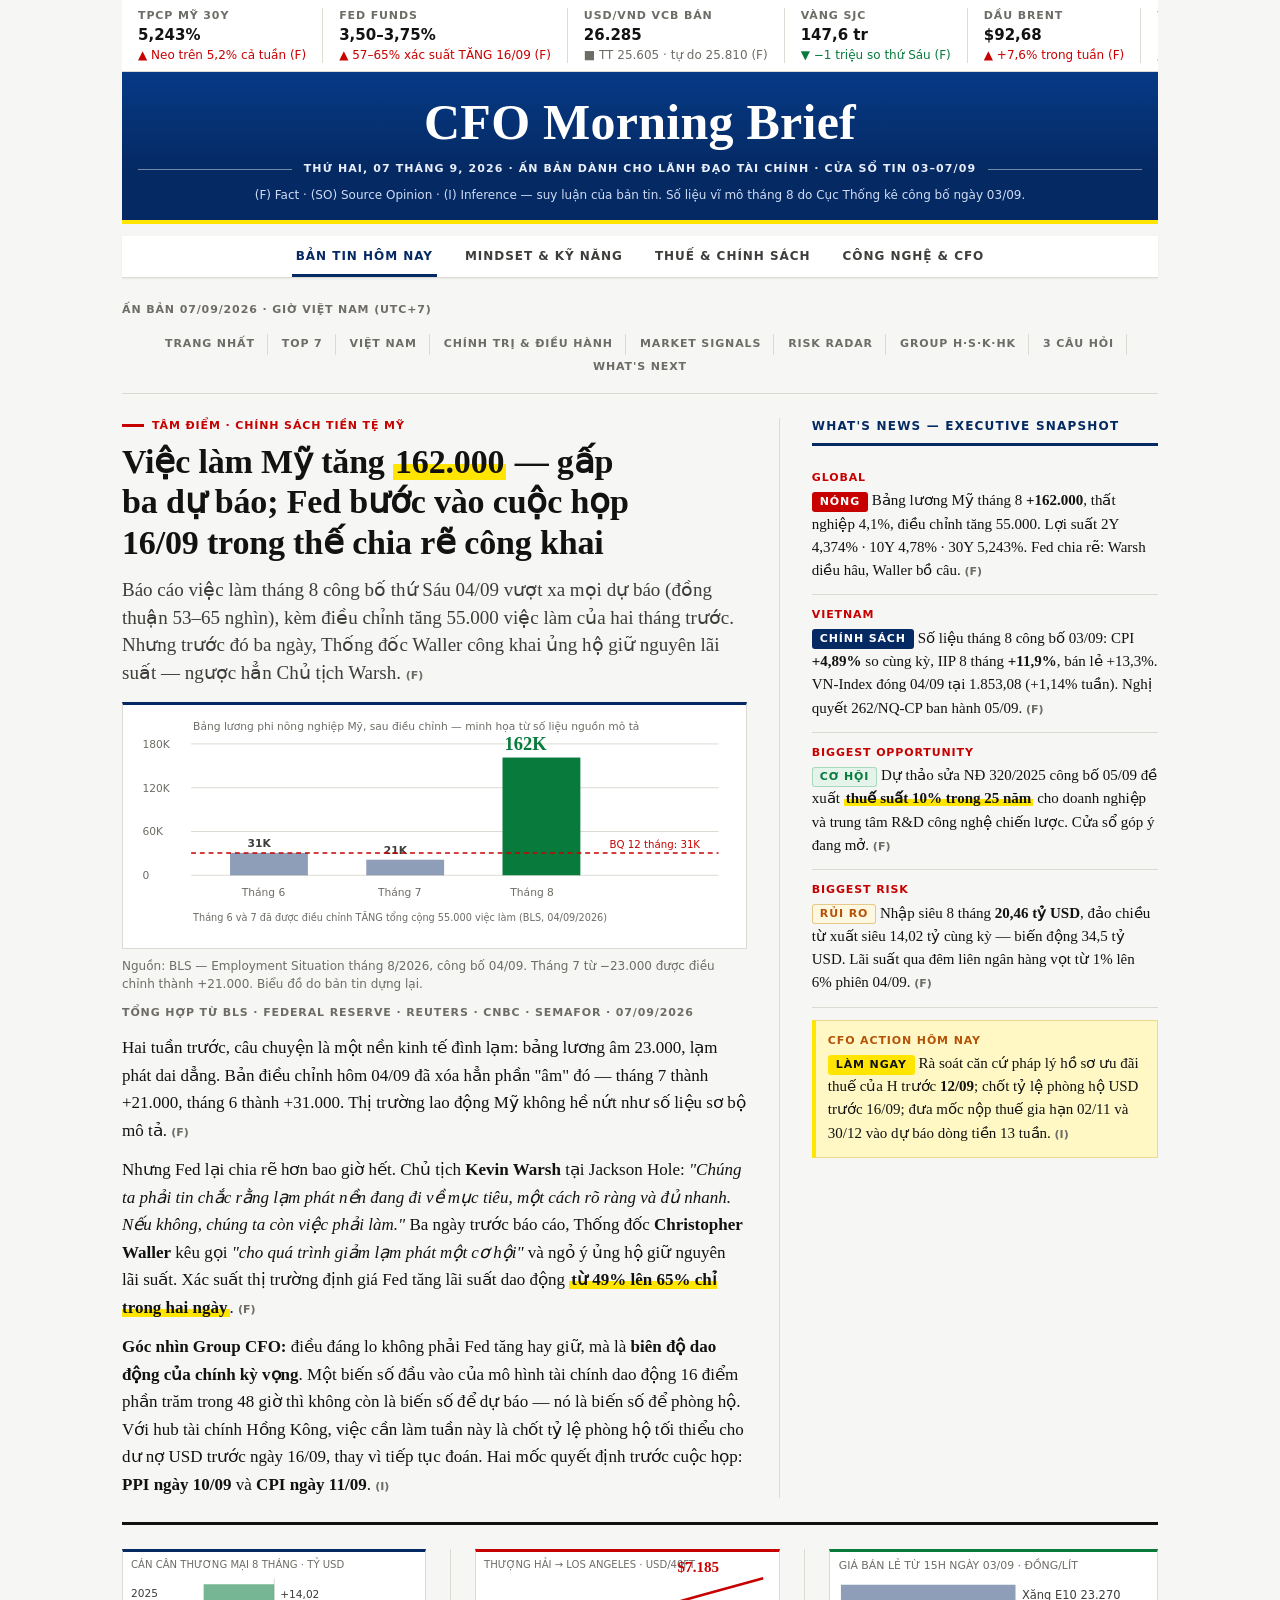
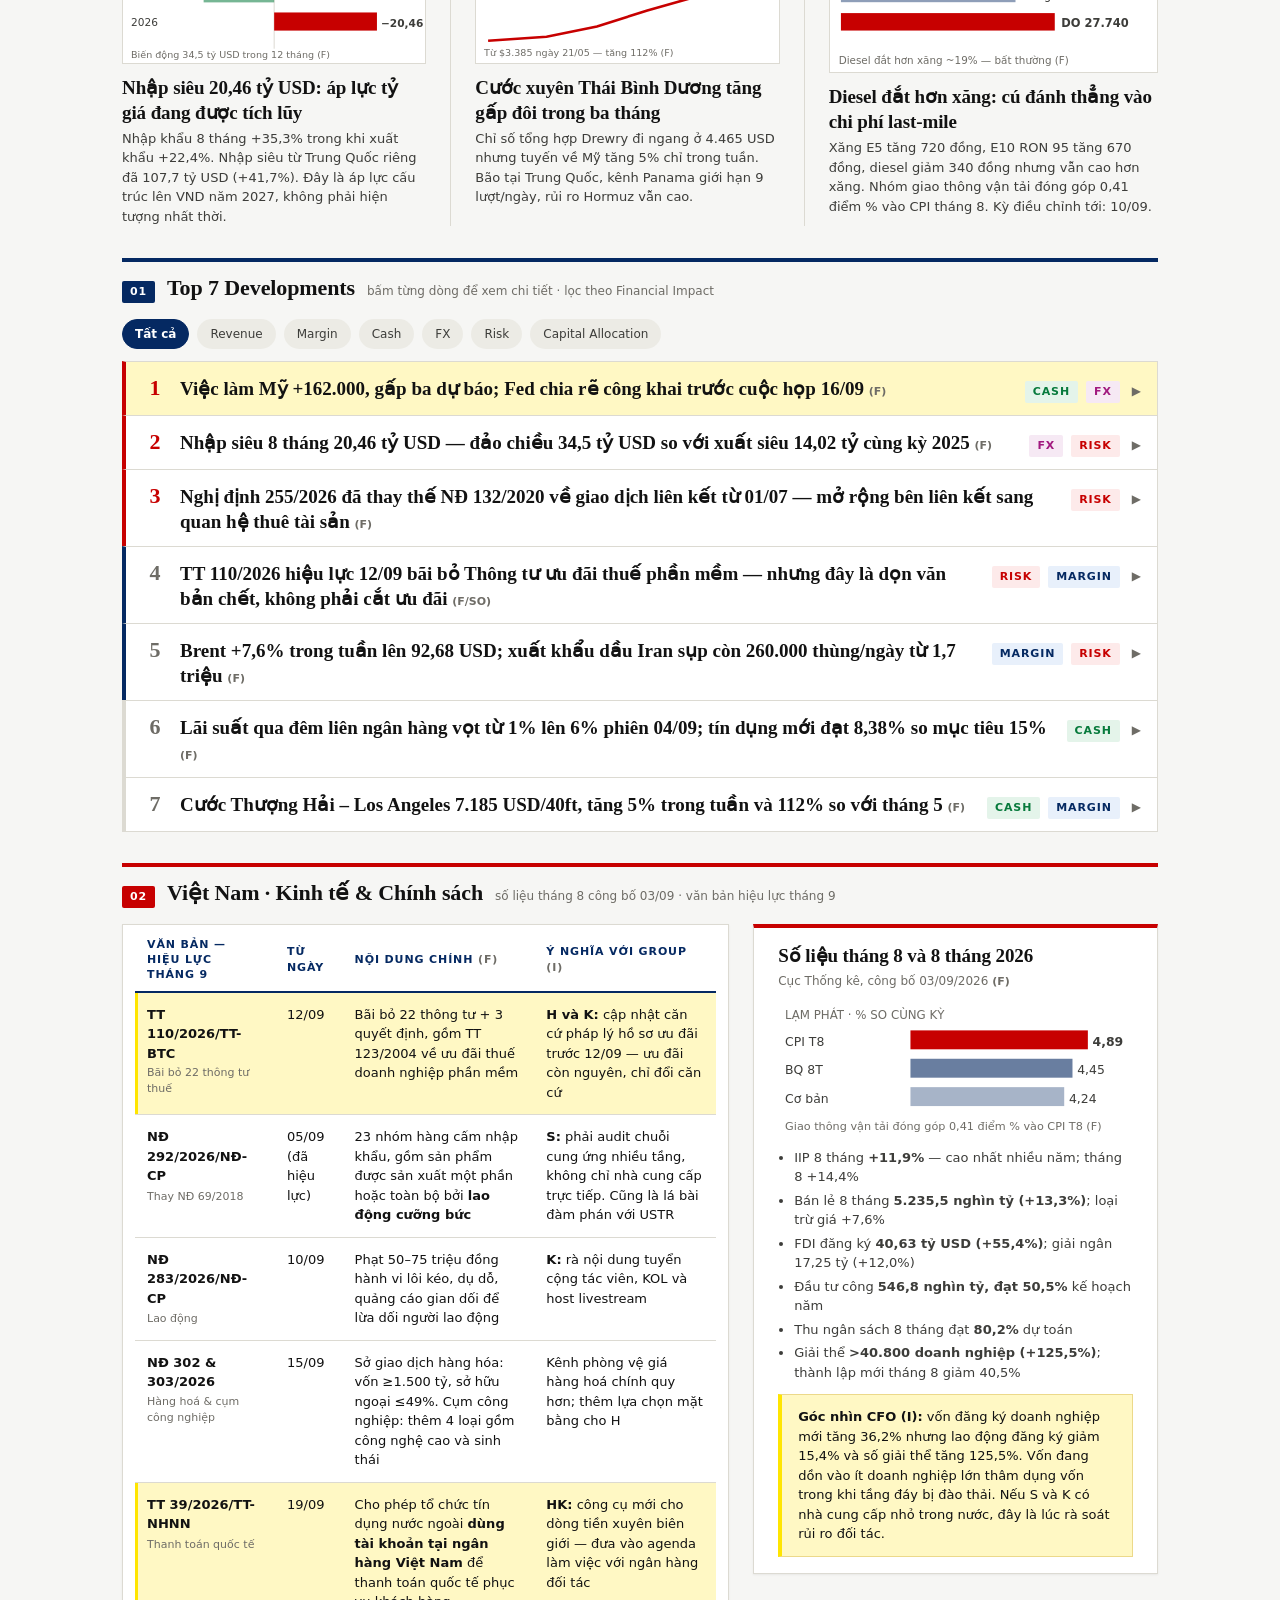
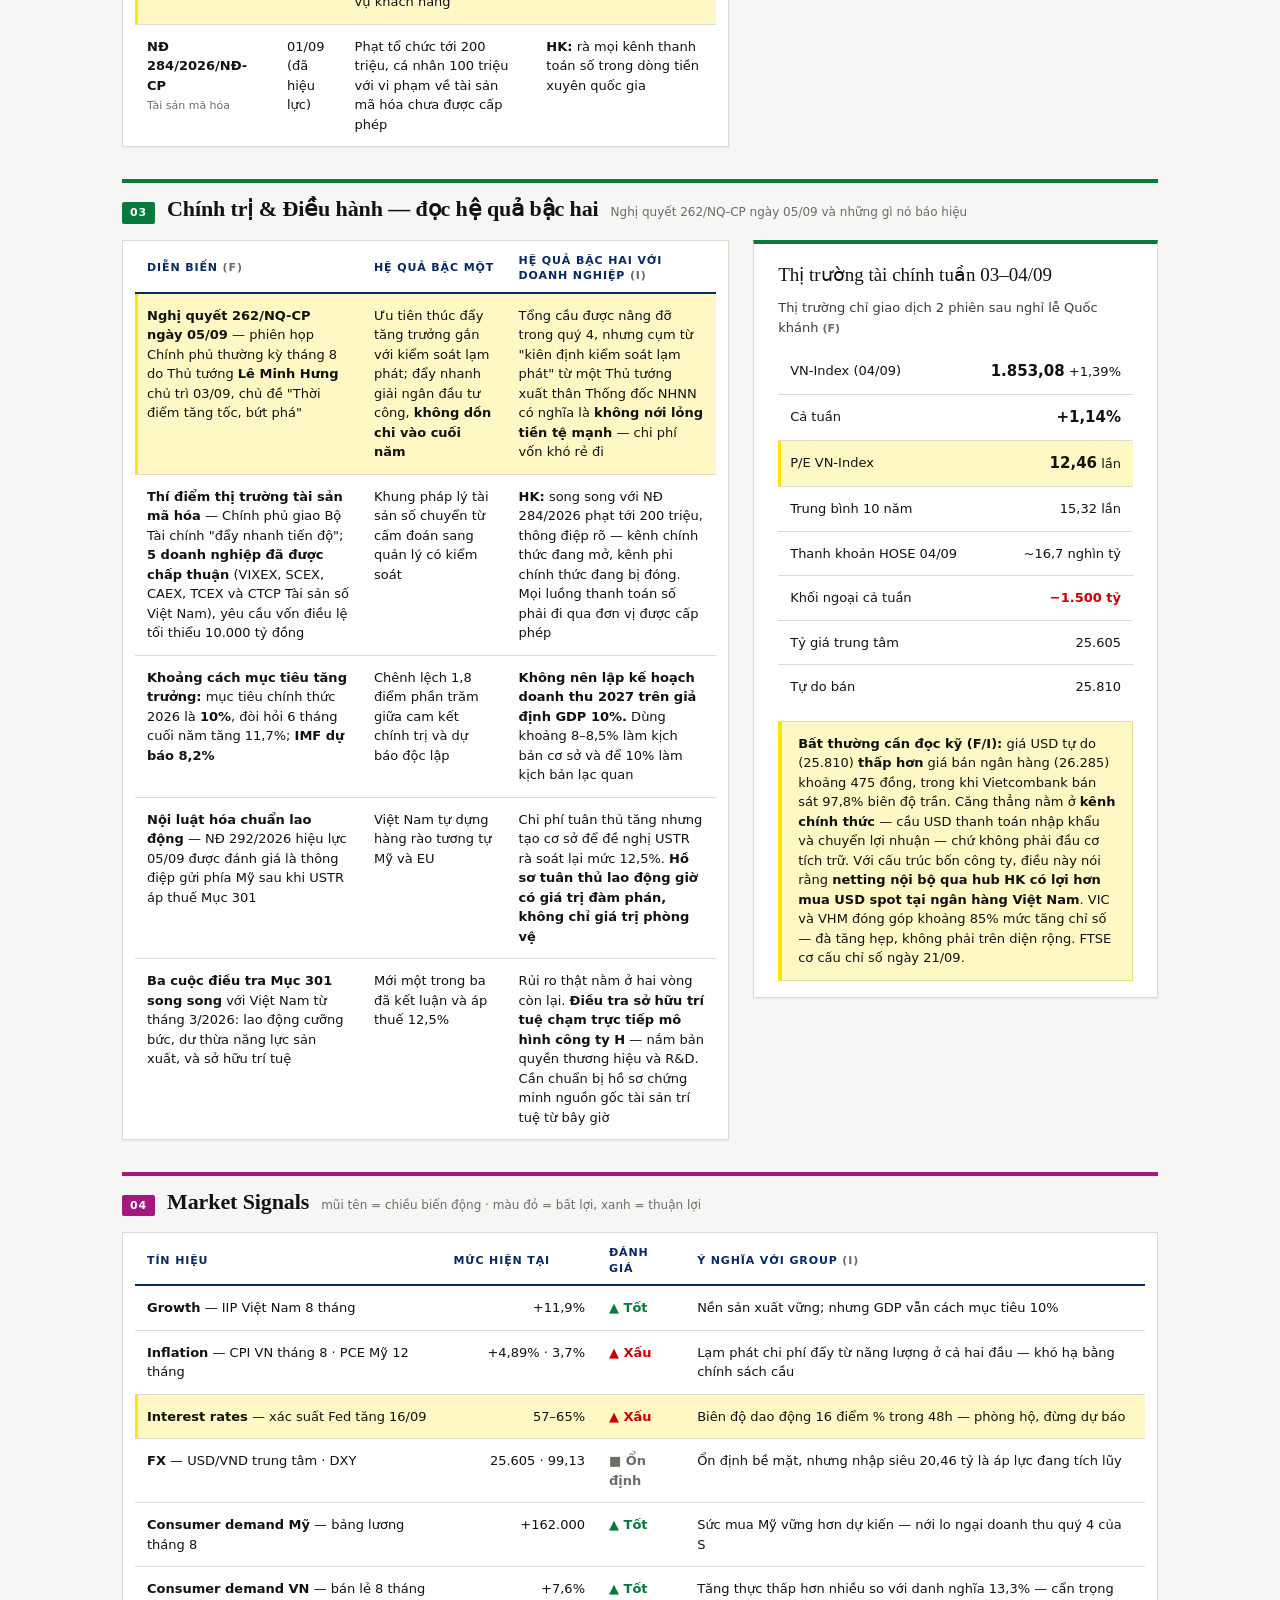
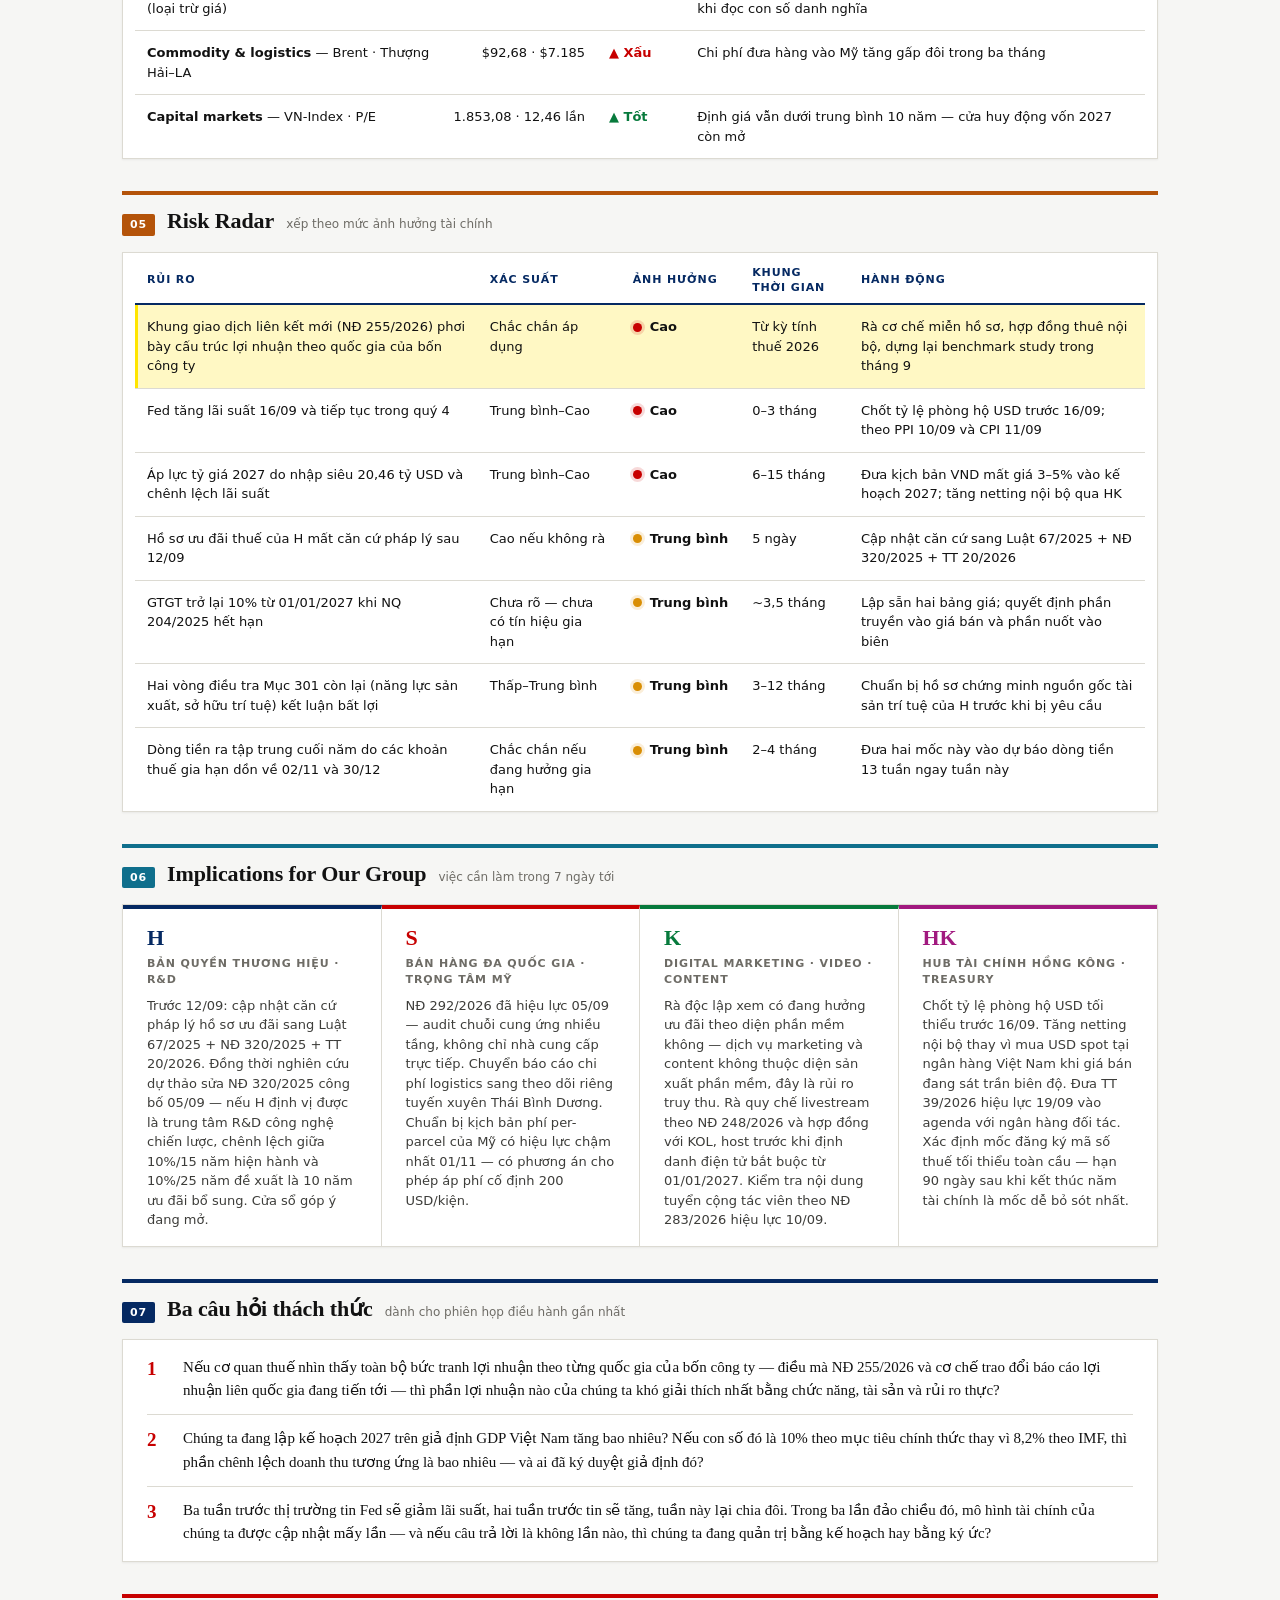
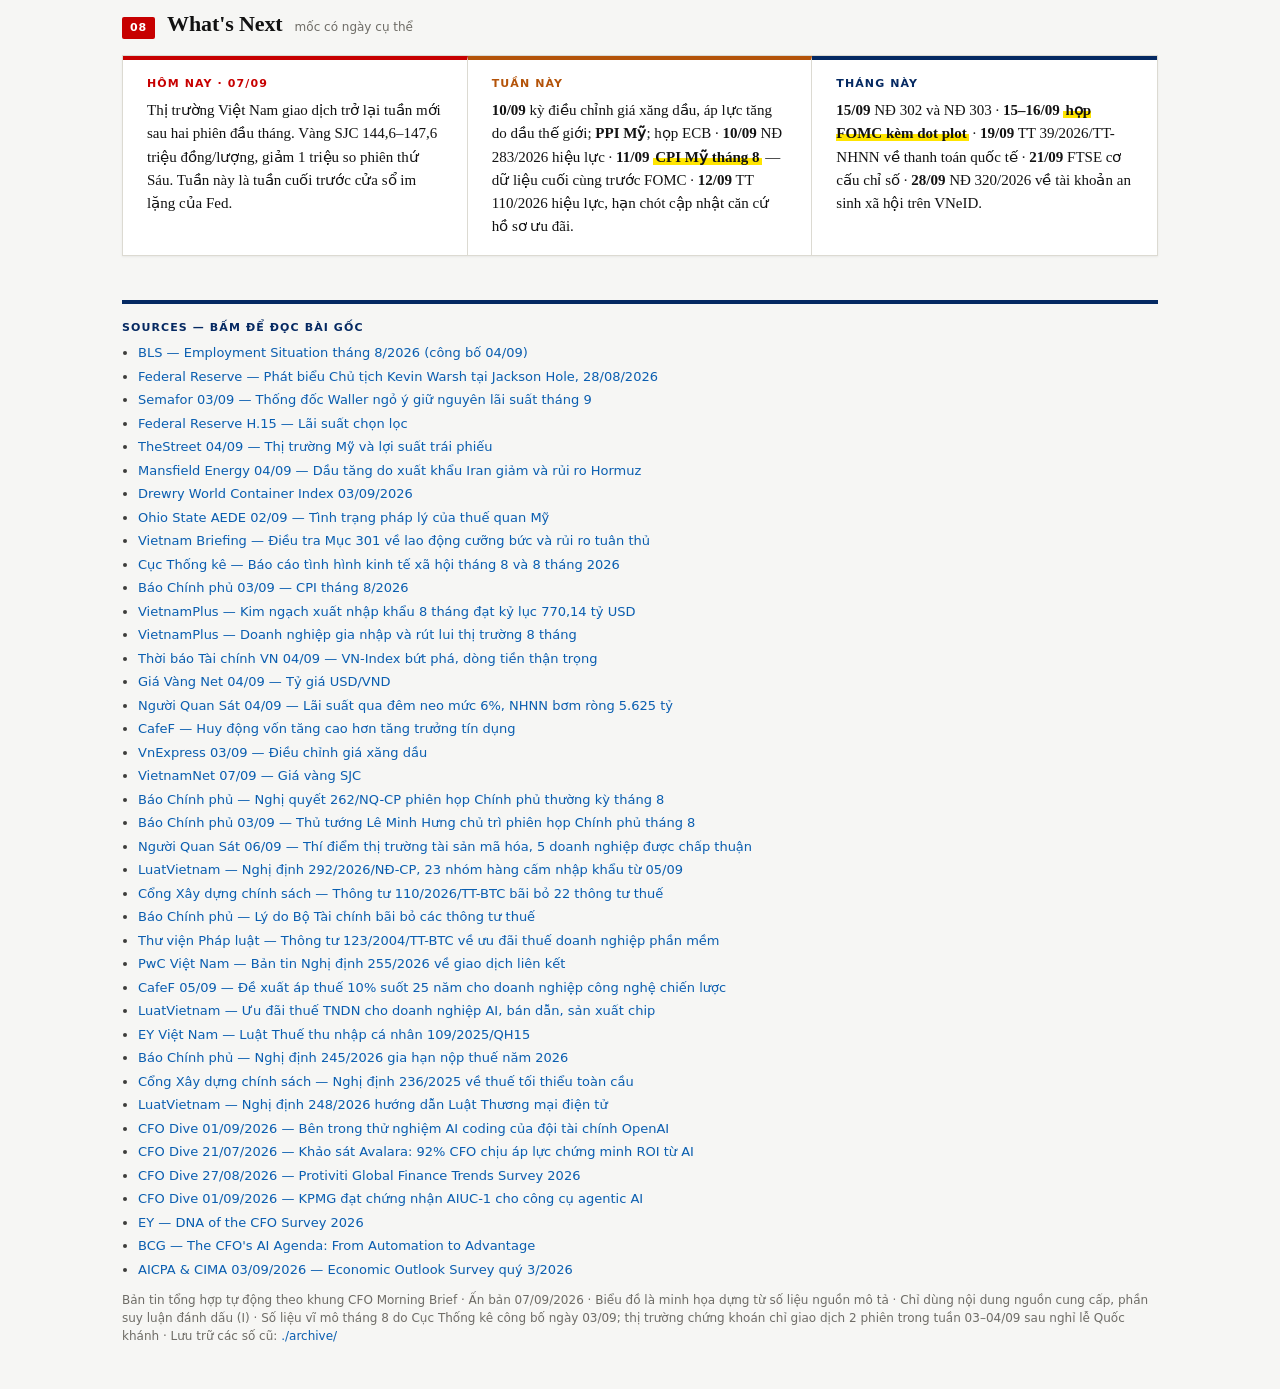
<file: index.html>
<!DOCTYPE html>
<html lang="vi">
<head>
<meta charset="UTF-8">
<meta name="viewport" content="width=device-width, initial-scale=1.0">
<title>CFO Morning Brief – 07/09/2026</title>
<style>
  /* ============================================================
     HỆ THỐNG CHỮ + MÀU — CFO Morning Brief
     Font: bộ serif có đủ dấu tiếng Việt. KHÔNG dùng font thiếu
     glyph Việt (chữ sẽ rơi font giữa dòng, giãn cách lỗi).
     Thang cỡ chữ: 11 · 12 · 13 · 15 · 17 · 19 · 22 · 26 · 34
     Thang khoảng cách: 4 · 8 · 12 · 16 · 24 · 32 · 44
     GIAO DIỆN: CHỈ CÓ NỀN SÁNG. Không dark mode, không theme toggle.
     Bảng màu theo lối The Guardian: xanh măng-sét, đỏ tin nóng,
     vàng đánh dấu điểm nhấn, dải màu section để phân vùng nội dung.
     ============================================================ */
  :root {
    --serif: "Noto Serif", Cambria, "Palatino Linotype", "Times New Roman", Times, serif;
    --sans: system-ui, -apple-system, "Segoe UI", Roboto, "Helvetica Neue", Arial, sans-serif;

    --t-micro: 11px;   /* nhãn chữ hoa */
    --t-xs:    12px;   /* chú thích, meta */
    --t-sm:    13px;   /* nội dung bảng, ghi chú UI */
    --t-base:  15px;   /* UI thường */
    --t-body:  17px;   /* văn xuôi serif */
    --t-h4:    19px;
    --t-h3:    22px;
    --t-h2:    26px;

    --lh-tight: 1.2;
    --lh-head:  1.28;
    --lh-ui:    1.5;
    --lh-prose: 1.62;

    --sp1: 4px; --sp2: 8px; --sp3: 12px; --sp4: 16px; --sp5: 24px; --sp6: 32px; --sp7: 44px;

    /* ---- BẢNG MÀU (chỉ nền sáng) ---- */
    color-scheme: light only;
    --paper: #f6f6f4;
    --surface: #ffffff;
    --ink: #121212;
    --ink-2: #3d3d3a;
    --muted: #6e6c66;
    --hair: #dcdad2;
    --rule: #121212;

    --brand: #052962;      /* xanh măng-sét Guardian */
    --brand-2: #0a4b8f;
    --accent: #c70000;     /* đỏ tin nóng */
    --link: #0a5eb0;
    --hl: #ffe500;         /* vàng đánh dấu */
    --hl-soft: #fff8c4;
    --up-bad: #c70000;
    --down-good: #077a3c;
    --warn: #b45309;
    --chip-bg: #ecebe5;
    --warn-bg: #fff8e1;

    /* dải màu luân phiên cho các section */
    --sec: var(--brand);
    --c1: #052962; --c2: #c70000; --c3: #077a3c;
    --c4: #a1197f; --c5: #b45309; --c6: #0f6f8c;

    --shadow-1: 0 1px 2px rgba(18,18,18,.06);
    --shadow-2: 0 6px 18px rgba(5,41,98,.10);
    --ease: cubic-bezier(.2,.6,.25,1);
  }

  * { box-sizing: border-box; margin: 0; padding: 0; }
  html { scroll-behavior: smooth; }
  body {
    font-family: var(--serif);
    font-size: var(--t-body);
    line-height: var(--lh-prose);
    background: var(--paper);
    color: var(--ink);
    -webkit-font-smoothing: antialiased;
    text-rendering: optimizeLegibility;
  }
  p { margin-bottom: var(--sp3); }
  p:last-child { margin-bottom: 0; }
  .wrap { max-width: 1080px; margin: 0 auto; padding: 0 22px var(--sp7); }
  a { color: var(--link); }
  h1, h2, h3, h4 { line-height: var(--lh-head); font-weight: 700; letter-spacing: -0.005em; }
  strong, b { font-weight: 700; }
  ::selection { background: var(--hl); color: var(--ink); }

  /* nhãn chữ hoa dùng chung — mọi nơi cùng một công thức */
  .kicker, .byline, .stamp, .railhead, .wl, .tk, .secno, nav.toc a,
  .tabbar button, th, .tag, .masthead .dateline, .next h3, .gcard .role, .badge {
    font-family: var(--sans);
    text-transform: uppercase;
    letter-spacing: .08em;
    font-weight: 700;
  }

  /* ===== Đánh dấu điểm nhấn ===== */
  /* .hl — bút dạ vàng cho cụm từ/con số quan trọng trong văn xuôi */
  .hl {
    background-image: linear-gradient(transparent 58%, var(--hl) 58%);
    padding: 0 2px;
    font-weight: 700;
  }
  /* .badge — nhãn phân loại tin: nóng / mới / theo dõi / tốt */
  .badge {
    display: inline-block; font-size: var(--t-micro); line-height: 1.45;
    padding: 2px var(--sp2); border-radius: 3px; white-space: nowrap;
    background: var(--chip-bg); color: var(--ink-2); vertical-align: middle;
  }
  .badge.crit  { background: var(--accent); color: #fff; }
  .badge.new   { background: var(--brand); color: #fff; }
  .badge.watch { background: var(--warn-bg); color: var(--warn); box-shadow: inset 0 0 0 1px #e6c98a; }
  .badge.ok    { background: #e4f4ea; color: var(--down-good); box-shadow: inset 0 0 0 1px #a8d9bd; }
  .badge.mark  { background: var(--hl); color: var(--ink); }

  /* ===== Dải chỉ số thị trường ===== */
  .ticker {
    display: flex; overflow-x: auto; padding: var(--sp2) 0;
    background: var(--surface); border-bottom: 1px solid var(--hair);
  }
  .ticker .ti { flex: 1 0 auto; min-width: 136px; padding: 0 var(--sp4); border-right: 1px solid var(--hair); }
  .ticker .ti:last-child { border-right: none; }
  .ticker .tk { font-size: var(--t-micro); color: var(--muted); line-height: 1.4; }
  .ticker .tv { font-family: var(--sans); font-size: var(--t-base); font-weight: 700; font-variant-numeric: tabular-nums; line-height: 1.35; margin-top: 2px; }
  .ticker .td { font-family: var(--sans); font-size: var(--t-xs); line-height: 1.4; margin-top: 1px; }
  .ticker .td.bad { color: var(--up-bad); }
  .ticker .td.good { color: var(--down-good); }
  .ticker .td.flat { color: var(--muted); }

  /* ===== Măng-sét (khối xanh Guardian) ===== */
  .masthead {
    display: flex; flex-direction: column; align-items: center;
    background: var(--brand);
    background-image: linear-gradient(180deg, #063a86 0%, var(--brand) 68%);
    color: #fff;
    padding: var(--sp5) var(--sp4) var(--sp4);
    border-bottom: 4px solid var(--hl);
    margin-bottom: var(--sp1);
  }
  .masthead h1 { font-size: clamp(32px, 5.6vw, 50px); line-height: 1.06; letter-spacing: .005em; text-align: center; color: #fff; }
  .masthead .dateline {
    display: flex; align-items: center; gap: var(--sp3); width: 100%;
    margin-top: var(--sp3); font-size: var(--t-micro); letter-spacing: .1em;
    color: #e9eefb; line-height: 1.5; text-align: center;
  }
  .masthead .dateline::before, .masthead .dateline::after { content: ""; flex: 1 1 24px; border-top: 1px solid rgba(255,255,255,.45); }
  .legend { font-family: var(--sans); font-size: var(--t-xs); line-height: 1.5; color: var(--muted); text-align: center; margin-top: var(--sp2); }
  .masthead .legend { color: #cfdcf5; }

  /* ===== Thanh tab ===== */
  .tabbar {
    display: flex; justify-content: center; flex-wrap: wrap;
    border-bottom: 1px solid var(--hair);
    margin-top: var(--sp3); position: sticky; top: 0; background: var(--surface); z-index: 20;
    box-shadow: var(--shadow-1);
  }
  .tabbar button {
    position: relative; background: none; border: none; cursor: pointer;
    padding: var(--sp3) var(--sp4); font-size: var(--t-xs); color: var(--ink-2); line-height: 1.4;
    transition: color .18s var(--ease);
  }
  .tabbar button::after {
    content: ""; position: absolute; left: var(--sp3); right: var(--sp3); bottom: 0; height: 3px;
    background: var(--brand); transform: scaleX(0); transform-origin: left;
    transition: transform .22s var(--ease);
  }
  .tabbar button:hover { color: var(--brand); }
  .tabbar button:hover::after { transform: scaleX(.45); background: var(--hair); }
  .tabbar button.active { color: var(--brand); }
  .tabbar button.active::after { transform: scaleX(1); background: var(--brand); }
  .tabpanel { display: none; padding-top: var(--sp5); }
  .tabpanel.active { display: block; animation: panelIn .3s var(--ease) both; }
  @keyframes panelIn { from { opacity: 0; transform: translateY(6px); } to { opacity: 1; transform: none; } }

  /* ===== Mục lục trong tab 1 ===== */
  nav.toc { display: flex; flex-wrap: wrap; justify-content: center; gap: 2px; padding-bottom: var(--sp4); border-bottom: 1px solid var(--hair); }
  nav.toc a { font-size: var(--t-micro); font-weight: 600; color: var(--muted); text-decoration: none; padding: 2px var(--sp3); border-right: 1px solid var(--hair); line-height: 1.5; transition: color .16s var(--ease); }
  nav.toc a:last-child { border-right: none; }
  nav.toc a:hover { color: var(--accent); }

  /* ===== Trang nhất ===== */
  .front { display: grid; grid-template-columns: 1.9fr 1fr; gap: 0 var(--sp6); padding-top: var(--sp5); }
  .front .lead { padding-right: var(--sp6); border-right: 1px solid var(--hair); }
  @media (max-width: 780px) {
    .front { grid-template-columns: 1fr; }
    .front .lead { padding-right: 0; border-right: none; border-bottom: 1px solid var(--hair); padding-bottom: var(--sp5); margin-bottom: var(--sp5); }
  }
  .kicker { font-size: var(--t-micro); color: var(--accent); margin-bottom: var(--sp2); line-height: 1.4; }
  .kicker::before { content: ""; display: inline-block; width: 22px; height: 3px; background: var(--accent); vertical-align: middle; margin-right: var(--sp2); transform: translateY(-1px); }
  .lead h2.head { font-size: clamp(25px, 3.2vw, 34px); line-height: var(--lh-tight); margin-bottom: var(--sp3); text-wrap: balance; }
  .lead .deck { font-size: var(--t-h4); line-height: 1.45; color: var(--ink-2); margin-bottom: var(--sp4); }
  .byline { font-size: var(--t-micro); font-weight: 600; color: var(--muted); margin-bottom: var(--sp3); line-height: 1.5; }
  .lead p.body { font-size: var(--t-body); margin-bottom: var(--sp3); }
  .lead p.body:last-child { margin-bottom: 0; }

  .figure { margin: var(--sp2) 0 var(--sp3); }
  .figure svg { width: 100%; height: auto; display: block; border: 1px solid var(--hair); border-top: 3px solid var(--brand); background: var(--surface); }
  .figure figcaption { font-family: var(--sans); font-size: var(--t-xs); line-height: 1.5; color: var(--muted); padding-top: var(--sp2); }

  .facttag { font-family: var(--sans); font-size: var(--t-micro); font-weight: 700; color: var(--muted); white-space: nowrap; }

  /* Cột What's News */
  .rail .railhead { font-size: var(--t-xs); letter-spacing: .1em; color: var(--brand); border-bottom: 3px solid var(--brand); padding-bottom: var(--sp2); margin-bottom: var(--sp3); line-height: 1.4; }
  .wn { padding: var(--sp3) 0; border-bottom: 1px solid var(--hair); font-size: var(--t-base); line-height: 1.55; }
  .wn:last-child { border-bottom: none; }
  .wn .wl { display: block; font-size: var(--t-micro); color: var(--accent); margin-bottom: var(--sp1); line-height: 1.4; }
  .wn.action {
    background: var(--hl-soft); border: 1px solid #ecd98a; border-left: 4px solid var(--hl);
    margin: var(--sp3) 0 0; padding: var(--sp3);
  }
  .wn.action .wl { color: var(--warn); }

  /* Hàng 3 tin có biểu đồ */
  .featurerow { display: grid; grid-template-columns: repeat(auto-fit, minmax(230px, 1fr)); gap: var(--sp5); border-top: 3px solid var(--ink); margin-top: var(--sp5); padding-top: var(--sp5); }
  .feat { border-right: 1px solid var(--hair); padding-right: var(--sp5); transition: transform .2s var(--ease); }
  .feat:hover { transform: translateY(-3px); }
  .feat:last-child { border-right: none; padding-right: 0; }
  .feat svg { width: 100%; height: auto; display: block; border: 1px solid var(--hair); border-top: 3px solid var(--sec); background: var(--surface); }
  .feat:nth-child(1) { --sec: var(--c1); }
  .feat:nth-child(2) { --sec: var(--c2); }
  .feat:nth-child(3) { --sec: var(--c3); }
  .feat h4 { font-size: var(--t-h4); margin: var(--sp3) 0 var(--sp1); }
  .feat p { font-family: var(--sans); font-size: var(--t-sm); line-height: var(--lh-ui); color: var(--ink-2); }
  @media (max-width: 780px) {
    .feat { border-right: none; padding-right: 0; border-bottom: 1px solid var(--hair); padding-bottom: var(--sp4); }
    .feat:last-child { border-bottom: none; padding-bottom: 0; }
  }

  /* ===== Khối section — mỗi section một màu ===== */
  section.sec { margin-top: var(--sp6); }
  section.sec:nth-of-type(6n+1) { --sec: var(--c1); }
  section.sec:nth-of-type(6n+2) { --sec: var(--c2); }
  section.sec:nth-of-type(6n+3) { --sec: var(--c3); }
  section.sec:nth-of-type(6n+4) { --sec: var(--c4); }
  section.sec:nth-of-type(6n+5) { --sec: var(--c5); }
  section.sec:nth-of-type(6n+6) { --sec: var(--c6); }
  .sechead {
    display: flex; align-items: baseline; flex-wrap: wrap; gap: var(--sp3);
    border-top: 4px solid var(--sec); padding-top: var(--sp3); margin-bottom: var(--sp4);
  }
  .sechead h2 { font-size: var(--t-h3); }
  .sechead .secno { font-size: var(--t-micro); color: #fff; background: var(--sec); padding: 3px var(--sp2); border-radius: 2px; line-height: 1.4; }
  .sechead .note { font-family: var(--sans); font-size: var(--t-xs); font-weight: 400; color: var(--muted); line-height: 1.5; }

  /* ===== Thẻ & bảng ===== */
  .card {
    background: var(--surface); border: 1px solid var(--hair); padding: var(--sp4) var(--sp5);
    box-shadow: var(--shadow-1); transition: box-shadow .22s var(--ease), transform .22s var(--ease);
  }
  .card:hover { box-shadow: var(--shadow-2); transform: translateY(-2px); }
  .card.pad > *:last-child { margin-bottom: 0; }
  .card.tablewrap { padding: 0 var(--sp3); overflow-x: auto; }
  .card.accent { border-top: 4px solid var(--sec); }
  .cardtitle { font-size: var(--t-h4); margin-bottom: var(--sp2); }
  .uinote { font-family: var(--sans); font-size: var(--t-sm); line-height: var(--lh-ui); color: var(--ink-2); margin-bottom: var(--sp3); }
  .lede { font-size: var(--t-h4); line-height: 1.5; color: var(--ink-2); margin-bottom: var(--sp4); }
  .tabpanel:not(#tab-brief) > p, .tabpanel:not(#tab-brief) > .lede, .tabpanel > .tabhead { max-width: 76ch; }
  .prose p { margin-bottom: var(--sp3); }
  .prose p:last-child { margin-bottom: 0; }
  .tabhead { font-size: clamp(24px, 3.1vw, 32px); line-height: var(--lh-tight); margin-bottom: var(--sp3); text-wrap: balance; }
  .stamp { font-size: var(--t-micro); color: var(--muted); margin-bottom: var(--sp4); line-height: 1.5; }
  .srcname { display: inline-block; font-family: var(--sans); font-size: var(--t-micro); font-weight: 400; letter-spacing: 0; text-transform: none; color: var(--muted); line-height: 1.45; margin-top: 2px; }

  table { width: 100%; border-collapse: collapse; font-family: var(--sans); font-size: var(--t-sm); line-height: var(--lh-ui); }
  th { text-align: left; font-size: var(--t-micro); color: var(--brand); padding: var(--sp3) var(--sp3) var(--sp2); border-bottom: 2px solid var(--brand); line-height: 1.4; }
  td { padding: var(--sp3); border-bottom: 1px solid var(--hair); vertical-align: top; }
  tbody tr { transition: background .16s var(--ease); }
  tbody tr:hover { background: #f4f7fd; }
  tr:last-child td { border-bottom: none; }
  td.num { text-align: right; font-variant-numeric: tabular-nums; white-space: nowrap; }
  td .vb, td b.vb { display: inline-block; font-size: var(--t-base); font-weight: 700; line-height: 1.4; }
  tr.key td { background: var(--hl-soft); }
  tr.key td:first-child { box-shadow: inset 3px 0 0 var(--hl); }
  .dir { font-weight: 700; }
  .dir.up { color: var(--up-bad); } .dir.down { color: var(--down-good); } .dir.flat { color: var(--muted); }
  .impact { display: inline-flex; align-items: center; gap: var(--sp2); font-size: var(--t-sm); font-weight: 600; white-space: nowrap; }
  .impact .dot { width: 9px; height: 9px; border-radius: 50%; flex: 0 0 auto; background: var(--muted); }
  .impact.high .dot { background: var(--accent); box-shadow: 0 0 0 3px rgba(199,0,0,.15); }
  .impact.med .dot { background: #d98e04; box-shadow: 0 0 0 3px rgba(217,142,4,.15); }
  .impact.low .dot { background: var(--down-good); box-shadow: 0 0 0 3px rgba(7,122,60,.14); }
  .missing { color: var(--muted); font-style: italic; }

  /* ===== Chip lọc + accordion Top 7 ===== */
  .chips { display: flex; flex-wrap: wrap; gap: var(--sp2); margin-bottom: var(--sp3); }
  .chip {
    font-family: var(--sans); font-size: var(--t-xs); line-height: 1.5; padding: 5px var(--sp3);
    border-radius: 999px; cursor: pointer; user-select: none;
    background: var(--chip-bg); color: var(--ink-2); border: 1px solid transparent;
    transition: background .16s var(--ease), color .16s var(--ease), border-color .16s var(--ease);
  }
  .chip:hover { border-color: var(--brand); color: var(--brand); }
  .chip.active { background: var(--brand); color: #fff; font-weight: 700; border-color: var(--brand); }

  .dev {
    background: var(--surface); border: 1px solid var(--hair); border-left: 4px solid var(--hair);
    margin-bottom: -1px;
    transition: border-left-color .2s var(--ease), box-shadow .2s var(--ease);
  }
  .dev:hover { box-shadow: var(--shadow-1); }
  .dev[data-p="1"], .dev[data-p="2"], .dev[data-p="3"] { border-left-color: var(--accent); }
  .dev[data-p="4"], .dev[data-p="5"] { border-left-color: var(--brand); }
  .dev.open { border-left-color: var(--brand-2); box-shadow: var(--shadow-2); position: relative; z-index: 1; }
  .dev-head { display: flex; align-items: baseline; gap: var(--sp3); padding: var(--sp3) var(--sp4); cursor: pointer; }
  .dev-head:hover { background: #f4f7fd; }
  .dev .pri { flex: 0 0 26px; font-size: var(--t-h3); font-weight: 700; color: var(--muted); text-align: center; line-height: 1.25; }
  .dev[data-p="1"] .pri, .dev[data-p="2"] .pri, .dev[data-p="3"] .pri { color: var(--accent); }
  .dev .t { flex: 1 1 260px; font-size: var(--t-h4); font-weight: 700; line-height: 1.32; }
  .dev.key .dev-head { background: var(--hl-soft); }
  .dev.key .dev-head:hover { background: #fdf3ae; }
  .dev .tags { display: flex; flex-wrap: wrap; gap: var(--sp2); }
  .tag { font-size: var(--t-micro); font-weight: 600; padding: 3px var(--sp2); background: var(--chip-bg); color: var(--ink-2); white-space: nowrap; line-height: 1.45; border-radius: 2px; }
  .tag.rev { background: #e8f0fb; color: var(--brand); }
  .tag.risk { background: #fdeaea; color: var(--accent); }
  .tag.cash { background: #e4f4ea; color: var(--down-good); }
  .tag.fx { background: #f6e9f4; color: var(--c4); }
  .dev .arrow { font-family: var(--sans); font-size: var(--t-xs); color: var(--muted); transition: transform .18s var(--ease); }
  .dev.open .arrow { transform: rotate(90deg); }
  .dev-body { display: none; padding: 0 var(--sp5) var(--sp4) 66px; }
  .dev.open .dev-body { display: block; animation: bodyIn .24s var(--ease) both; }
  @keyframes bodyIn { from { opacity: 0; transform: translateY(-4px); } to { opacity: 1; transform: none; } }
  .dev-body dl { display: grid; grid-template-columns: 128px 1fr; gap: var(--sp2) var(--sp3); font-family: var(--sans); font-size: var(--t-sm); line-height: var(--lh-ui); }
  .dev-body dt { font-size: var(--t-micro); font-weight: 700; text-transform: uppercase; letter-spacing: .08em; color: var(--brand); padding-top: 1px; }
  .dev.hidden { display: none; }
  @media (max-width: 620px) {
    .dev-body { padding-left: var(--sp4); }
    .dev-body dl { grid-template-columns: 1fr; gap: 2px; }
    .dev-body dd { margin-bottom: var(--sp2); }
  }

  /* ===== Mục Việt Nam ===== */
  .vnGrid { display: grid; grid-template-columns: 1.5fr 1fr; gap: var(--sp5); align-items: start; }
  @media (max-width: 860px) { .vnGrid { grid-template-columns: 1fr; } }
  .fdi {
    background: var(--surface); border: 1px solid var(--hair); border-top: 4px solid var(--sec);
    padding: var(--sp4) var(--sp5); box-shadow: var(--shadow-1);
    transition: box-shadow .22s var(--ease), transform .22s var(--ease);
  }
  .fdi:hover { box-shadow: var(--shadow-2); transform: translateY(-2px); }
  .fdi h3 { font-size: var(--t-h4); margin-bottom: var(--sp1); }
  .fdi .sub { font-family: var(--sans); font-size: var(--t-xs); line-height: var(--lh-ui); color: var(--muted); margin-bottom: var(--sp3); }
  .fdi svg { width: 100%; height: auto; display: block; margin-bottom: var(--sp2); }
  .fdi ul { font-family: var(--sans); font-size: var(--t-sm); line-height: var(--lh-ui); color: var(--ink-2); padding-left: var(--sp4); margin-top: var(--sp2); }
  .fdi li { margin-bottom: var(--sp1); }
  .callout, .cfoline {
    font-family: var(--sans); font-size: var(--t-sm); line-height: var(--lh-ui);
    background: var(--hl-soft); border: 1px solid #ecd98a; border-left: 4px solid var(--hl);
    padding: var(--sp3) var(--sp4); margin-top: var(--sp3);
  }

  /* ===== Thẻ 4 công ty ===== */
  .grid4 { display: grid; grid-template-columns: repeat(auto-fit, minmax(220px, 1fr)); border: 1px solid var(--hair); background: var(--surface); box-shadow: var(--shadow-1); }
  .gcard { padding: var(--sp4) var(--sp5); border-right: 1px solid var(--hair); border-top: 4px solid var(--sec); transition: background .18s var(--ease); }
  .gcard:nth-child(1) { --sec: var(--c1); }
  .gcard:nth-child(2) { --sec: var(--c2); }
  .gcard:nth-child(3) { --sec: var(--c3); }
  .gcard:nth-child(4) { --sec: var(--c4); }
  .gcard:hover { background: #fafbfe; }
  .gcard:last-child { border-right: none; }
  @media (max-width: 920px) {
    .gcard { border-right: none; border-bottom: 1px solid var(--hair); }
    .gcard:last-child { border-bottom: none; }
  }
  .gcard h3 { font-size: var(--t-h3); line-height: 1.2; color: var(--sec); }
  .gcard .role { display: block; font-size: var(--t-micro); color: var(--muted); margin: var(--sp1) 0 var(--sp2); line-height: 1.45; }
  .gcard p { font-family: var(--sans); font-size: var(--t-sm); line-height: var(--lh-ui); color: var(--ink-2); }

  /* ===== Danh sách đánh số ===== */
  .q { display: flex; gap: var(--sp3); padding: var(--sp3) 0; border-bottom: 1px solid var(--hair); font-size: var(--t-base); line-height: 1.55; }
  .q:last-child { border-bottom: none; padding-bottom: 0; }
  .q:first-child { padding-top: 0; }
  .q .qn { flex: 0 0 24px; font-size: var(--t-h4); font-weight: 700; color: var(--accent); line-height: 1.35; }

  /* ===== What's Next / lộ trình ===== */
  .next { display: grid; grid-template-columns: repeat(auto-fit, minmax(240px, 1fr)); border: 1px solid var(--hair); background: var(--surface); box-shadow: var(--shadow-1); }
  .next > div { padding: var(--sp4) var(--sp5); border-right: 1px solid var(--hair); border-top: 4px solid var(--sec); }
  .next > div:nth-child(1) { --sec: var(--c2); }
  .next > div:nth-child(2) { --sec: var(--c5); }
  .next > div:nth-child(3) { --sec: var(--c1); }
  .next > div:last-child { border-right: none; }
  @media (max-width: 820px) {
    .next > div { border-right: none; border-bottom: 1px solid var(--hair); }
    .next > div:last-child { border-bottom: none; }
  }
  .next h3 { font-size: var(--t-micro); letter-spacing: .1em; color: var(--sec); margin-bottom: var(--sp2); line-height: 1.4; }
  .next p { font-size: var(--t-base); line-height: 1.55; }

  /* ===== Trích dẫn ===== */
  .quotebox {
    background: var(--surface); border: 1px solid var(--hair); border-left: 5px solid var(--hl);
    padding: var(--sp5); margin: var(--sp3) 0 var(--sp4); box-shadow: var(--shadow-1);
  }
  .quotebox .qt { font-size: var(--t-h3); line-height: 1.45; font-style: italic; text-wrap: pretty; }
  .quotebox .who { font-family: var(--sans); font-size: var(--t-xs); font-weight: 600; color: var(--brand); margin-top: var(--sp3); line-height: var(--lh-ui); }

  .twocol { display: grid; grid-template-columns: 1.5fr 1fr; gap: var(--sp5); align-items: start; }
  @media (max-width: 860px) { .twocol { grid-template-columns: 1fr; } }

  /* ===== Hiệu ứng hiện dần khi cuộn ===== */
  .reveal { opacity: 0; transform: translateY(14px); transition: opacity .5s var(--ease), transform .5s var(--ease); }
  .reveal.in { opacity: 1; transform: none; }

  /* ===== Chân trang ===== */
  footer { margin-top: var(--sp7); padding-top: var(--sp4); border-top: 4px solid var(--brand); font-family: var(--sans); font-size: var(--t-sm); line-height: var(--lh-ui); color: var(--ink-2); }
  footer h4 { font-family: var(--sans); font-size: var(--t-micro); text-transform: uppercase; letter-spacing: .1em; color: var(--brand); margin-bottom: var(--sp2); line-height: 1.4; }
  footer ul { padding-left: var(--sp4); }
  footer li { margin-bottom: var(--sp1); }
  footer a { text-decoration: none; }
  footer a:hover { text-decoration: underline; }
  @media (max-width: 640px) {
    .wrap { padding: 0 16px var(--sp6); }
    .tabbar { flex-wrap: nowrap; overflow-x: auto; justify-content: flex-start; }
    .tabbar button { padding: 11px 14px; white-space: nowrap; }
    .masthead { padding-top: var(--sp4); }
    .masthead .dateline { justify-content: center; letter-spacing: .06em; }
    .masthead .dateline::before, .masthead .dateline::after { display: none; }
    nav.toc { gap: 0; }
    nav.toc a { padding: 2px var(--sp2); }
    .ticker .ti { min-width: 124px; padding: 0 var(--sp3); }
  }
  footer .fine { margin-top: var(--sp3); font-size: var(--t-xs); color: var(--muted); line-height: var(--lh-ui); }

  /* ===== Tôn trọng thiết lập giảm chuyển động ===== */
  @media (prefers-reduced-motion: reduce) {
    html { scroll-behavior: auto; }
    *, *::before, *::after { animation: none !important; transition: none !important; }
    .reveal { opacity: 1; transform: none; }
  }
</style>
</head>
<body>
<div class="wrap">

<div class="ticker">
  <div class="ti"><div class="tk">TPCP Mỹ 30Y</div><div class="tv">5,243%</div><div class="td bad">▲ Neo trên 5,2% cả tuần (F)</div></div>
  <div class="ti"><div class="tk">Fed Funds</div><div class="tv">3,50–3,75%</div><div class="td bad">▲ 57–65% xác suất TĂNG 16/09 (F)</div></div>
  <div class="ti"><div class="tk">USD/VND VCB bán</div><div class="tv">26.285</div><div class="td flat">■ TT 25.605 · tự do 25.810 (F)</div></div>
  <div class="ti"><div class="tk">Vàng SJC</div><div class="tv">147,6 tr</div><div class="td good">▼ −1 triệu so thứ Sáu (F)</div></div>
  <div class="ti"><div class="tk">Dầu Brent</div><div class="tv">$92,68</div><div class="td bad">▲ +7,6% trong tuần (F)</div></div>
  <div class="ti"><div class="tk">VN-Index</div><div class="tv">1.853,08</div><div class="td good">▲ +1,14% tuần 03–04/09 (F)</div></div>
</div>

<header class="masthead">
  <h1>CFO Morning Brief</h1>
  <div class="dateline">Thứ Hai, 07 tháng 9, 2026 · Ấn bản dành cho lãnh đạo tài chính · Cửa sổ tin 03–07/09</div>
  <div class="legend">(F) Fact · (SO) Source Opinion · (I) Inference — suy luận của bản tin. Số liệu vĩ mô tháng 8 do Cục Thống kê công bố ngày 03/09.</div>
</header>

<nav class="tabbar" id="tabbar">
  <button class="active" data-tab="tab-brief">Bản tin hôm nay</button>
  <button data-tab="tab-mindset">Mindset &amp; Kỹ năng</button>
  <button data-tab="tab-tax">Thuế &amp; Chính sách</button>
  <button data-tab="tab-tech">Công nghệ &amp; CFO</button>
</nav>

<!-- ============================ TAB 1 ============================ -->
<div class="tabpanel active" id="tab-brief">
  <div class="stamp">Ấn bản 07/09/2026 · giờ Việt Nam (UTC+7)</div>

  <nav class="toc">
    <a href="#front">Trang nhất</a>
    <a href="#top7">Top 7</a>
    <a href="#vietnam">Việt Nam</a>
    <a href="#chinhtri">Chính trị &amp; Điều hành</a>
    <a href="#signals">Market Signals</a>
    <a href="#risk">Risk Radar</a>
    <a href="#group">Group H·S·K·HK</a>
    <a href="#hoi">3 câu hỏi</a>
    <a href="#next">What's Next</a>
  </nav>

  <div class="front" id="front">
    <div class="lead">
      <div class="kicker">Tâm điểm · Chính sách tiền tệ Mỹ</div>
      <h2 class="head">Việc làm Mỹ tăng <span class="hl">162.000</span> — gấp ba dự báo; Fed bước vào cuộc họp 16/09 trong thế chia rẽ công khai</h2>
      <div class="deck">Báo cáo việc làm tháng 8 công bố thứ Sáu 04/09 vượt xa mọi dự báo (đồng thuận 53–65 nghìn), kèm điều chỉnh tăng 55.000 việc làm của hai tháng trước. Nhưng trước đó ba ngày, Thống đốc Waller công khai ủng hộ giữ nguyên lãi suất — ngược hẳn Chủ tịch Warsh. <span class="facttag">(F)</span></div>
      <figure class="figure">
        <svg viewBox="0 0 640 250" role="img" aria-label="Bảng lương phi nông nghiệp Mỹ: tháng 6 tăng 31 nghìn, tháng 7 tăng 21 nghìn, tháng 8 tăng 162 nghìn, so với bình quân 12 tháng là 31 nghìn">
          <rect width="640" height="250" fill="none"/>
          <g stroke="#dcdad2" stroke-width="1">
            <line x1="70" y1="40" x2="612" y2="40"/><line x1="70" y1="85" x2="612" y2="85"/>
            <line x1="70" y1="130" x2="612" y2="130"/><line x1="70" y1="175" x2="612" y2="175"/>
          </g>
          <g font-family="system-ui" font-size="11" fill="#6e6c66">
            <text x="20" y="44">180K</text><text x="20" y="89">120K</text><text x="20" y="134">60K</text><text x="20" y="179">0</text>
          </g>
          <rect x="110" y="152" width="80" height="23" fill="#052962" opacity=".45"/>
          <rect x="250" y="159" width="80" height="16" fill="#052962" opacity=".45"/>
          <rect x="390" y="54" width="80" height="121" fill="#077a3c"/>
          <g font-family="system-ui" font-size="11" fill="#3d3d3a" font-weight="bold">
            <text x="128" y="146">31K</text><text x="268" y="153">21K</text>
          </g>
          <text x="392" y="46" font-family="Noto Serif, Cambria, Times New Roman, serif" font-size="19" font-weight="bold" fill="#077a3c">162K</text>
          <g font-family="system-ui" font-size="11" fill="#6e6c66">
            <text x="122" y="196">Tháng 6</text><text x="262" y="196">Tháng 7</text><text x="398" y="196">Tháng 8</text>
          </g>
          <line x1="70" y1="152" x2="612" y2="152" stroke="#c70000" stroke-width="1.5" stroke-dasharray="5 4"/>
          <text x="500" y="147" font-family="system-ui" font-size="10.5" fill="#c70000">BQ 12 tháng: 31K</text>
          <text x="72" y="26" font-family="system-ui" font-size="11" fill="#6e6c66">Bảng lương phi nông nghiệp Mỹ, sau điều chỉnh — minh họa từ số liệu nguồn mô tả</text>
          <text x="72" y="222" font-family="system-ui" font-size="10" fill="#6e6c66">Tháng 6 và 7 đã được điều chỉnh TĂNG tổng cộng 55.000 việc làm (BLS, 04/09/2026)</text>
        </svg>
        <figcaption>Nguồn: BLS — Employment Situation tháng 8/2026, công bố 04/09. Tháng 7 từ −23.000 được điều chỉnh thành +21.000. Biểu đồ do bản tin dựng lại.</figcaption>
      </figure>
      <div class="byline">Tổng hợp từ BLS · Federal Reserve · Reuters · CNBC · Semafor · 07/09/2026</div>
      <p class="body">Hai tuần trước, câu chuyện là một nền kinh tế đình lạm: bảng lương âm 23.000, lạm phát dai dẳng. Bản điều chỉnh hôm 04/09 đã xóa hẳn phần "âm" đó — tháng 7 thành +21.000, tháng 6 thành +31.000. Thị trường lao động Mỹ không hề nứt như số liệu sơ bộ mô tả. <span class="facttag">(F)</span></p>
      <p class="body">Nhưng Fed lại chia rẽ hơn bao giờ hết. Chủ tịch <b>Kevin Warsh</b> tại Jackson Hole: <i>"Chúng ta phải tin chắc rằng lạm phát nền đang đi về mục tiêu, một cách rõ ràng và đủ nhanh. Nếu không, chúng ta còn việc phải làm."</i> Ba ngày trước báo cáo, Thống đốc <b>Christopher Waller</b> kêu gọi <i>"cho quá trình giảm lạm phát một cơ hội"</i> và ngỏ ý ủng hộ giữ nguyên lãi suất. Xác suất thị trường định giá Fed tăng lãi suất dao động <span class="hl">từ 49% lên 65% chỉ trong hai ngày</span>. <span class="facttag">(F)</span></p>
      <p class="body"><strong>Góc nhìn Group CFO:</strong> điều đáng lo không phải Fed tăng hay giữ, mà là <b>biên độ dao động của chính kỳ vọng</b>. Một biến số đầu vào của mô hình tài chính dao động 16 điểm phần trăm trong 48 giờ thì không còn là biến số để dự báo — nó là biến số để phòng hộ. Với hub tài chính Hồng Kông, việc cần làm tuần này là chốt tỷ lệ phòng hộ tối thiểu cho dư nợ USD trước ngày 16/09, thay vì tiếp tục đoán. Hai mốc quyết định trước cuộc họp: <b>PPI ngày 10/09</b> và <b>CPI ngày 11/09</b>. <span class="facttag">(I)</span></p>
    </div>

    <aside class="rail">
      <h3 class="railhead">What's News — Executive Snapshot</h3>
      <div class="wn"><span class="wl">Global</span><span class="badge crit">Nóng</span> Bảng lương Mỹ tháng 8 <b>+162.000</b>, thất nghiệp 4,1%, điều chỉnh tăng 55.000. Lợi suất 2Y 4,374% · 10Y 4,78% · 30Y 5,243%. Fed chia rẽ: Warsh diều hâu, Waller bồ câu. <span class="facttag">(F)</span></div>
      <div class="wn"><span class="wl">Vietnam</span><span class="badge new">Chính sách</span> Số liệu tháng 8 công bố 03/09: CPI <b>+4,89%</b> so cùng kỳ, IIP 8 tháng <b>+11,9%</b>, bán lẻ +13,3%. VN-Index đóng 04/09 tại 1.853,08 (+1,14% tuần). Nghị quyết 262/NQ-CP ban hành 05/09. <span class="facttag">(F)</span></div>
      <div class="wn"><span class="wl">Biggest Opportunity</span><span class="badge ok">Cơ hội</span> Dự thảo sửa NĐ 320/2025 công bố 05/09 đề xuất <span class="hl">thuế suất 10% trong 25 năm</span> cho doanh nghiệp và trung tâm R&amp;D công nghệ chiến lược. Cửa sổ góp ý đang mở. <span class="facttag">(F)</span></div>
      <div class="wn"><span class="wl">Biggest Risk</span><span class="badge watch">Rủi ro</span> Nhập siêu 8 tháng <b>20,46 tỷ USD</b>, đảo chiều từ xuất siêu 14,02 tỷ cùng kỳ — biến động 34,5 tỷ USD. Lãi suất qua đêm liên ngân hàng vọt từ 1% lên 6% phiên 04/09. <span class="facttag">(F)</span></div>
      <div class="wn action"><span class="wl">CFO Action hôm nay</span><span class="badge mark">Làm ngay</span> Rà soát căn cứ pháp lý hồ sơ ưu đãi thuế của H trước <b>12/09</b>; chốt tỷ lệ phòng hộ USD trước 16/09; đưa mốc nộp thuế gia hạn 02/11 và 30/12 vào dự báo dòng tiền 13 tuần. <span class="facttag">(I)</span></div>
    </aside>
  </div>

  <div class="featurerow">
    <div class="feat reveal">
      <svg viewBox="0 0 300 110" role="img" aria-label="Cán cân thương mại Việt Nam 8 tháng đảo chiều từ xuất siêu 14,02 tỷ đô la sang nhập siêu 20,46 tỷ đô la">
        <g font-family="system-ui" font-size="10" fill="#6e6c66"><text x="8" y="16">CÁN CÂN THƯƠNG MẠI 8 THÁNG · TỶ USD</text></g>
        <line x1="150" y1="26" x2="150" y2="96" stroke="#dcdad2" stroke-width="1"/>
        <g font-family="system-ui" font-size="10.5" fill="#3d3d3a">
          <rect x="80" y="32" width="70" height="18" fill="#077a3c" opacity=".55"/><text x="8" y="45">2025</text><text x="156" y="46">+14,02</text>
          <rect x="150" y="60" width="102" height="18" fill="#c70000"/><text x="8" y="73">2026</text><text x="256" y="74" font-weight="bold">−20,46</text>
        </g>
        <text x="8" y="105" font-family="system-ui" font-size="9.5" fill="#6e6c66">Biến động 34,5 tỷ USD trong 12 tháng (F)</text>
      </svg>
      <h4>Nhập siêu 20,46 tỷ USD: áp lực tỷ giá đang được tích lũy</h4>
      <p>Nhập khẩu 8 tháng +35,3% trong khi xuất khẩu +22,4%. Nhập siêu từ Trung Quốc riêng đã 107,7 tỷ USD (+41,7%). Đây là áp lực cấu trúc lên VND năm 2027, không phải hiện tượng nhất thời.</p>
    </div>
    <div class="feat reveal">
      <svg viewBox="0 0 300 110" role="img" aria-label="Cước container Thượng Hải đi Los Angeles tăng từ 3.385 đô la tháng 5 lên 7.185 đô la ngày 3 tháng 9">
        <g font-family="system-ui" font-size="10" fill="#6e6c66"><text x="8" y="16">THƯỢNG HẢI → LOS ANGELES · USD/40FT</text></g>
        <path d="M12,88 L70,84 L120,74 L170,58 L220,44 L285,26" fill="none" stroke="#c70000" stroke-width="2.5"/>
        <text x="200" y="20" font-family="Noto Serif, Cambria, Times New Roman, serif" font-size="15" font-weight="bold" fill="#c70000">$7.185</text>
        <text x="8" y="103" font-family="system-ui" font-size="9.5" fill="#6e6c66">Từ $3.385 ngày 21/05 — tăng 112% (F)</text>
      </svg>
      <h4>Cước xuyên Thái Bình Dương tăng gấp đôi trong ba tháng</h4>
      <p>Chỉ số tổng hợp Drewry đi ngang ở 4.465 USD nhưng tuyến về Mỹ tăng 5% chỉ trong tuần. Bão tại Trung Quốc, kênh Panama giới hạn 9 lượt/ngày, rủi ro Hormuz vẫn cao.</p>
    </div>
    <div class="feat reveal">
      <svg viewBox="0 0 300 110" role="img" aria-label="Giá dầu diesel 27.740 đồng một lít cao hơn giá xăng E10 RON 95 là 23.270 đồng một lít">
        <g font-family="system-ui" font-size="10" fill="#6e6c66"><text x="8" y="16">GIÁ BÁN LẺ TỪ 15H NGÀY 03/09 · ĐỒNG/LÍT</text></g>
        <g font-family="system-ui" font-size="10.5" fill="#3d3d3a">
          <rect x="10" y="30" width="160" height="16" fill="#052962" opacity=".45"/><text x="176" y="43">Xăng E10 23.270</text>
          <rect x="10" y="56" width="196" height="16" fill="#c70000"/><text x="212" y="69" font-weight="bold">DO 27.740</text>
        </g>
        <text x="8" y="103" font-family="system-ui" font-size="9.5" fill="#6e6c66">Diesel đắt hơn xăng ~19% — bất thường (F)</text>
      </svg>
      <h4>Diesel đắt hơn xăng: cú đánh thẳng vào chi phí last-mile</h4>
      <p>Xăng E5 tăng 720 đồng, E10 RON 95 tăng 670 đồng, diesel giảm 340 đồng nhưng vẫn cao hơn xăng. Nhóm giao thông vận tải đóng góp 0,41 điểm % vào CPI tháng 8. Kỳ điều chỉnh tới: 10/09.</p>
    </div>
  </div>

  <section class="sec reveal" id="top7">
    <div class="sechead"><span class="secno">01</span><h2>Top 7 Developments</h2><span class="note">bấm từng dòng để xem chi tiết · lọc theo Financial Impact</span></div>
    <div class="chips" id="chips">
      <span class="chip active" data-f="all">Tất cả</span>
      <span class="chip" data-f="Revenue">Revenue</span>
      <span class="chip" data-f="Margin">Margin</span>
      <span class="chip" data-f="Cash">Cash</span>
      <span class="chip" data-f="FX">FX</span>
      <span class="chip" data-f="Risk">Risk</span>
      <span class="chip" data-f="CapAlloc">Capital Allocation</span>
    </div>

    <div class="dev key" data-p="1" data-f="Cash FX CapAlloc">
      <div class="dev-head"><div class="pri">1</div><div class="t">Việc làm Mỹ +162.000, gấp ba dự báo; Fed chia rẽ công khai trước cuộc họp 16/09 <span class="facttag">(F)</span></div><div class="tags"><span class="tag cash">Cash</span><span class="tag fx">FX</span></div><span class="arrow">▶</span></div>
      <div class="dev-body">
        <dl>
          <dt>Why it matters</dt><dd>Kỳ vọng lãi suất — biến số đầu vào lớn nhất của mọi mô hình tài chính — dao động 16 điểm phần trăm trong 48 giờ. Đây là môi trường để phòng hộ, không phải để dự báo.</dd>
          <dt>Chi tiết</dt><dd>Thất nghiệp 4,1% không đổi; thu nhập bình quân giờ 37,75 USD (+0,3% tháng, +3,1% năm); tỷ lệ tham gia lực lượng lao động 61,6%. Tháng 6 và 7 điều chỉnh tăng tổng 55.000. Xác suất tăng lãi suất: 66% (31/08) → 49,4% (03/09, sau Waller) → 57–65% (04/09, sau báo cáo).</dd>
          <dt>CFO Action</dt><dd>Chốt tỷ lệ phòng hộ tối thiểu cho dư nợ USD trước 16/09 thay vì chờ kết quả họp. Đặt hai mốc quan sát bắt buộc: PPI 10/09 và CPI 11/09.</dd>
          <dt>Nguồn</dt><dd><a href="https://www.bls.gov/news.release/archives/empsit_09042026.htm" target="_blank" rel="noopener">BLS — Employment Situation tháng 8/2026</a> · <a href="https://www.federalreserve.gov/newsevents/speech/warsh20260828a.htm" target="_blank" rel="noopener">Fed — Phát biểu Kevin Warsh 28/08</a> · <a href="https://www.semafor.com/article/09/03/2026/us-fed-governor-waller-floats-september-rate-hold" target="_blank" rel="noopener">Semafor 03/09 — Waller</a></dd>
        </dl>
      </div>
    </div>

    <div class="dev" data-p="2" data-f="FX Risk">
      <div class="dev-head"><div class="pri">2</div><div class="t">Nhập siêu 8 tháng 20,46 tỷ USD — đảo chiều 34,5 tỷ USD so với xuất siêu 14,02 tỷ cùng kỳ 2025 <span class="facttag">(F)</span></div><div class="tags"><span class="tag fx">FX</span><span class="tag risk">Risk</span></div><span class="arrow">▶</span></div>
      <div class="dev-body">
        <dl>
          <dt>Why it matters</dt><dd>Đây là chỉ báo dẫn dắt của áp lực tỷ giá. Cán cân thương mại đảo chiều với biên độ này thường hiện ra trên tỷ giá sau 2–4 quý, tức là rơi vào năm 2027 — đúng chu kỳ ngân sách đang lập.</dd>
          <dt>Chi tiết</dt><dd>Tổng kim ngạch 8 tháng 770,14 tỷ USD (+28,7%) — kỷ lục. Xuất khẩu 374,84 tỷ (+22,4%), nhập khẩu 395,3 tỷ (+35,3%). Mỹ là thị trường xuất khẩu lớn nhất 122 tỷ USD, xuất siêu sang Mỹ 106,6 tỷ. Nhập siêu từ Trung Quốc 107,7 tỷ (+41,7%).</dd>
          <dt>CFO Action</dt><dd>Đưa kịch bản VND mất giá 3–5% năm 2027 vào mô hình; xác định tỷ lệ doanh thu USD tự nhiên bù trừ được chi phí nhập khẩu trước khi mua công cụ phòng hộ.</dd>
          <dt>Nguồn</dt><dd><a href="https://www.vietnamplus.vn/tong-kim-ngach-xuat-nhap-khau-hang-hoa-8-thang-lap-ky-luc-dat-77014-ty-usd-post1134077.vnp" target="_blank" rel="noopener">VietnamPlus — Kim ngạch 8 tháng đạt kỷ lục</a> · <a href="https://www.nso.gov.vn/bai-top/2026/09/bao-cao-tinh-hinh-kinh-te-xa-hoi-thang-tam-va-8-thang-nam-2026/" target="_blank" rel="noopener">Cục Thống kê — Báo cáo tháng 8 và 8 tháng 2026</a></dd>
        </dl>
      </div>
    </div>

    <div class="dev" data-p="3" data-f="Risk Margin">
      <div class="dev-head"><div class="pri">3</div><div class="t">Nghị định 255/2026 đã thay thế NĐ 132/2020 về giao dịch liên kết từ 01/07 — mở rộng bên liên kết sang quan hệ thuê tài sản <span class="facttag">(F)</span></div><div class="tags"><span class="tag risk">Risk</span></div><span class="arrow">▶</span></div>
      <div class="dev-body">
        <dl>
          <dt>Why it matters</dt><dd>Đây là rủi ro số một của cấu trúc bốn công ty. Phí bản quyền từ H, phí dịch vụ từ K, hợp đồng và điều phối dòng tiền qua HK — toàn bộ là giao dịch liên kết xuyên biên giới, và khung pháp lý vừa được thay mới toàn bộ.</dd>
          <dt>Chi tiết</dt><dd>NĐ 255/2026/NĐ-CP hiệu lực 01/07/2026, áp dụng từ kỳ tính thuế TNDN 2026, thay thế cả NĐ 132/2020 và NĐ 20/2025. Điểm mới: thiết lập thứ tự ưu tiên nguồn dữ liệu so sánh; điều chỉnh cơ chế miễn lập hồ sơ; siết yêu cầu báo cáo lợi nhuận liên quốc gia; minh bạch cơ chế trao đổi thông tin giữa các cơ quan thuế; mở rộng quan hệ liên kết sang <b>thuê và cho thuê tài sản</b> bên cạnh vay và cho vay.</dd>
          <dt>CFO Action</dt><dd>Ba việc trong tháng 9: kiểm tra cơ chế miễn lập hồ sơ có còn áp dụng cho từng pháp nhân không; rà mọi hợp đồng thuê tài sản nội bộ xem có tạo quan hệ liên kết mới không; dựng lại benchmark study theo thứ tự ưu tiên nguồn dữ liệu mới.</dd>
          <dt>Nguồn</dt><dd><a href="https://www.pwc.com/vn/vn/publications/news-brief/260707-decree-255-2026.html" target="_blank" rel="noopener">PwC Việt Nam — Bản tin Nghị định 255/2026</a></dd>
        </dl>
      </div>
    </div>

    <div class="dev" data-p="4" data-f="Risk Margin">
      <div class="dev-head"><div class="pri">4</div><div class="t">TT 110/2026 hiệu lực 12/09 bãi bỏ Thông tư ưu đãi thuế phần mềm — nhưng đây là dọn văn bản chết, không phải cắt ưu đãi <span class="facttag">(F/SO)</span></div><div class="tags"><span class="tag risk">Risk</span><span class="tag rev">Margin</span></div><span class="arrow">▶</span></div>
      <div class="dev-body">
        <dl>
          <dt>Why it matters</dt><dd>Tiêu đề báo chí gây hiểu nhầm và có thể dẫn tới phản ứng sai. Ưu đãi cốt lõi vẫn còn — rủi ro thật nằm ở chỗ khác: <b>mất căn cứ pháp lý trong hồ sơ</b>.</dd>
          <dt>Chi tiết</dt><dd>Thông tư 110/2026/TT-BTC hiệu lực 12/09/2026 bãi bỏ 22 thông tư và 3 quyết định, trong đó có TT 123/2004/TT-BTC về ưu đãi thuế doanh nghiệp phần mềm. Lý do Bộ Tài chính nêu: các văn bản này "không còn áp dụng do nội dung đã được quy định tại các Thông tư chung về thuế hoặc trái với Luật thuế hiện hành". Ưu đãi 10% trong 15 năm, miễn 4 năm và giảm 50% trong 9 năm tiếp theo cho sản xuất phần mềm <b>đã chuyển sang Luật 67/2025 và NĐ 320/2025</b>.</dd>
          <dt>CFO Action</dt><dd>Nếu hồ sơ ưu đãi, thuyết minh báo cáo tài chính hay hồ sơ quyết toán của H còn trích dẫn TT 123/2004, phải cập nhật căn cứ sang Luật 67/2025 + NĐ 320/2025 + TT 20/2026 <b>trước 12/09</b>. Riêng K cần rà độc lập: dịch vụ marketing, video, content <b>không thuộc</b> diện sản xuất phần mềm — nếu đang hưởng ưu đãi theo diện này thì đó là rủi ro truy thu.</dd>
          <dt>Nguồn</dt><dd><a href="https://xaydungchinhsach.chinhphu.vn/thong-tu-so-110-2026-tt-btc-bai-bo-22-thong-tu-va-3-quyet-dinh-trong-linh-vuc-thue-tu-12-9-2026-119260803170925694.htm" target="_blank" rel="noopener">Cổng Xây dựng chính sách — TT 110/2026/TT-BTC</a> · <a href="https://baochinhphu.vn/bo-tai-chinh-du-kien-bai-bo-23-thong-tu-3-quyet-dinh-linh-vuc-thue-102260520174130381.htm" target="_blank" rel="noopener">Báo Chính phủ — Lý do bãi bỏ</a></dd>
        </dl>
      </div>
    </div>

    <div class="dev" data-p="5" data-f="Margin Risk">
      <div class="dev-head"><div class="pri">5</div><div class="t">Brent +7,6% trong tuần lên 92,68 USD; xuất khẩu dầu Iran sụp còn 260.000 thùng/ngày từ 1,7 triệu <span class="facttag">(F)</span></div><div class="tags"><span class="tag rev">Margin</span><span class="tag risk">Risk</span></div><span class="arrow">▶</span></div>
      <div class="dev-body">
        <dl>
          <dt>Why it matters</dt><dd>Cú sốc năng lượng vừa bào mòn biên lợi nhuận qua chi phí vận chuyển, vừa đẩy Fed theo hướng thắt chặt qua kênh lạm phát. Một biến số, hai đường truyền dẫn — và cả hai đều bất lợi.</dd>
          <dt>Chi tiết</dt><dd>WTI khoảng 91,48 USD, tăng ~10% trong tuần. Iran tiếp tục nhắm tàu qua eo Hormuz và tấn công căn cứ Mỹ tại Jordan, Kuwait, Bahrain. Lưu lượng hàng hải qua Hormuz ngày thứ Năm chỉ 4 tàu, so với bình quân 10 ngày là khoảng 15 tàu.</dd>
          <dt>CFO Action</dt><dd>Chốt biểu phí logistics quý 4 trước khi phụ phí nhiên liệu được áp lại; đưa kịch bản Brent 100 USD vào bảng độ nhạy biên lợi nhuận của S.</dd>
          <dt>Nguồn</dt><dd><a href="https://mansfield.energy/2026/09/04/week-in-review-wti-is-on-track-for-a-7-weekly-gain-on-falling-iranian-exports-and-strait-of-hormuz-risks/" target="_blank" rel="noopener">Mansfield Energy — Tuần 04/09</a></dd>
        </dl>
      </div>
    </div>

    <div class="dev" data-p="6" data-f="Cash">
      <div class="dev-head"><div class="pri">6</div><div class="t">Lãi suất qua đêm liên ngân hàng vọt từ 1% lên 6% phiên 04/09; tín dụng mới đạt 8,38% so mục tiêu 15% <span class="facttag">(F)</span></div><div class="tags"><span class="tag cash">Cash</span></div><span class="arrow">▶</span></div>
      <div class="dev-body">
        <dl>
          <dt>Why it matters</dt><dd>Còn 6,6 điểm phần trăm tăng trưởng tín dụng phải bơm trong 4 tháng cuối năm. Điều đó thường kéo theo cuộc đua huy động — và chi phí vốn của doanh nghiệp tăng theo, bất kể lãi suất điều hành không đổi.</dd>
          <dt>Chi tiết</dt><dd>Tín dụng đến 22/08 tăng 8,38%; huy động vốn tăng 8,77% — lần đầu huy động vượt tín dụng sau thời gian dài. NHNN bơm ròng 5.625 tỷ đồng qua OMO kỳ hạn 7 ngày, lãi suất 4,5%/năm. Lãi suất huy động tháng 9 đã xuất hiện mức 9,2% và 10%/năm ở một số ngân hàng cho khoản tiền gửi lớn.</dd>
          <dt>CFO Action</dt><dd>Đàm phán và chốt hạn mức tín dụng ngay trong tháng 9, trước khi cuộc đua huy động đẩy lãi suất cho vay lên. Cân nhắc chuyển phần vốn lưu động sang lãi suất cố định.</dd>
          <dt>Nguồn</dt><dd><a href="https://nguoiquansat.vn/phien-4-9-nhnn-bom-rong-hon-5-600-ty-dong-lai-suat-qua-dem-neo-muc-6-314334.html" target="_blank" rel="noopener">Người Quan Sát 04/09 — Lãi suất qua đêm neo mức 6%</a> · <a href="https://cafef.vn/huy-dong-von-ngan-hang-bat-ngo-tang-manh-cao-hon-tang-truong-tin-dung-18826090408245786.chn" target="_blank" rel="noopener">CafeF — Huy động vượt tín dụng</a></dd>
        </dl>
      </div>
    </div>

    <div class="dev" data-p="7" data-f="Margin Cash">
      <div class="dev-head"><div class="pri">7</div><div class="t">Cước Thượng Hải – Los Angeles 7.185 USD/40ft, tăng 5% trong tuần và 112% so với tháng 5 <span class="facttag">(F)</span></div><div class="tags"><span class="tag cash">Cash</span><span class="tag rev">Margin</span></div><span class="arrow">▶</span></div>
      <div class="dev-body">
        <dl>
          <dt>Why it matters</dt><dd>Chỉ số tổng hợp đi ngang che giấu một sự thật: tuyến quan trọng nhất với công ty S đang tăng giá nhanh nhất. Đọc chỉ số tổng hợp mà bỏ qua tuyến cụ thể là cách phổ biến để bỏ lỡ một cú sốc chi phí.</dd>
          <dt>Chi tiết</dt><dd>Drewry WCI tuần 03/09: tổng hợp 4.465 USD (đi ngang), Thượng Hải – New York 9.587 USD (+3%), Thượng Hải – Genoa 4.368 USD (−10%), Thượng Hải – Rotterdam 4.092 USD (−5%). Bão Saudel làm nặng thêm tắc nghẽn cảng Trung Quốc; kênh Panama giới hạn 9 lượt Neo-Panamax mỗi ngày.</dd>
          <dt>CFO Action</dt><dd>Chuyển từ theo dõi chỉ số tổng hợp sang theo dõi riêng tuyến xuyên Thái Bình Dương trong báo cáo chi phí hằng tuần; xác định lại mức tồn kho an toàn cho mùa cao điểm quý 4.</dd>
          <dt>Nguồn</dt><dd><a href="https://www.thedcn.com.au/news/world-container-index-3-september-2026" target="_blank" rel="noopener">Drewry World Container Index 03/09/2026</a></dd>
        </dl>
      </div>
    </div>
  </section>

  <section class="sec reveal" id="vietnam">
    <div class="sechead"><span class="secno">02</span><h2>Việt Nam · Kinh tế &amp; Chính sách</h2><span class="note">số liệu tháng 8 công bố 03/09 · văn bản hiệu lực tháng 9</span></div>
    <div class="vnGrid">
      <div class="card tablewrap">
        <table>
          <thead><tr><th>Văn bản — hiệu lực tháng 9</th><th>Từ ngày</th><th>Nội dung chính <span class="facttag">(F)</span></th><th>Ý nghĩa với Group <span class="facttag">(I)</span></th></tr></thead>
          <tbody>
            <tr class="key"><td><b>TT 110/2026/TT-BTC</b><br><span class="srcname">Bãi bỏ 22 thông tư thuế</span></td><td>12/09</td><td>Bãi bỏ 22 thông tư + 3 quyết định, gồm TT 123/2004 về ưu đãi thuế doanh nghiệp phần mềm</td><td><b>H và K:</b> cập nhật căn cứ pháp lý hồ sơ ưu đãi trước 12/09 — ưu đãi còn nguyên, chỉ đổi căn cứ</td></tr>
            <tr><td><b>NĐ 292/2026/NĐ-CP</b><br><span class="srcname">Thay NĐ 69/2018</span></td><td>05/09<br>(đã hiệu lực)</td><td>23 nhóm hàng cấm nhập khẩu, gồm sản phẩm được sản xuất một phần hoặc toàn bộ bởi <b>lao động cưỡng bức</b></td><td><b>S:</b> phải audit chuỗi cung ứng nhiều tầng, không chỉ nhà cung cấp trực tiếp. Cũng là lá bài đàm phán với USTR</td></tr>
            <tr><td><b>NĐ 283/2026/NĐ-CP</b><br><span class="srcname">Lao động</span></td><td>10/09</td><td>Phạt 50–75 triệu đồng hành vi lôi kéo, dụ dỗ, quảng cáo gian dối để lừa dối người lao động</td><td><b>K:</b> rà nội dung tuyển cộng tác viên, KOL và host livestream</td></tr>
            <tr><td><b>NĐ 302 &amp; 303/2026</b><br><span class="srcname">Hàng hoá &amp; cụm công nghiệp</span></td><td>15/09</td><td>Sở giao dịch hàng hóa: vốn ≥1.500 tỷ, sở hữu ngoại ≤49%. Cụm công nghiệp: thêm 4 loại gồm công nghệ cao và sinh thái</td><td>Kênh phòng vệ giá hàng hoá chính quy hơn; thêm lựa chọn mặt bằng cho H</td></tr>
            <tr class="key"><td><b>TT 39/2026/TT-NHNN</b><br><span class="srcname">Thanh toán quốc tế</span></td><td>19/09</td><td>Cho phép tổ chức tín dụng nước ngoài <b>dùng tài khoản tại ngân hàng Việt Nam</b> để thanh toán quốc tế phục vụ khách hàng</td><td><b>HK:</b> công cụ mới cho dòng tiền xuyên biên giới — đưa vào agenda làm việc với ngân hàng đối tác</td></tr>
            <tr><td><b>NĐ 284/2026/NĐ-CP</b><br><span class="srcname">Tài sản mã hóa</span></td><td>01/09<br>(đã hiệu lực)</td><td>Phạt tổ chức tới 200 triệu, cá nhân 100 triệu với vi phạm về tài sản mã hóa chưa được cấp phép</td><td><b>HK:</b> rà mọi kênh thanh toán số trong dòng tiền xuyên quốc gia</td></tr>
          </tbody>
        </table>
      </div>
      <div class="fdi">
        <h3>Số liệu tháng 8 và 8 tháng 2026</h3>
        <div class="sub">Cục Thống kê, công bố 03/09/2026 <span class="facttag">(F)</span></div>
        <svg viewBox="0 0 300 116" role="img" aria-label="CPI tháng 8 tăng 4,89 phần trăm so cùng kỳ, bình quân 8 tháng tăng 4,45 phần trăm, lạm phát cơ bản 4,24 phần trăm">
          <g font-family="system-ui" font-size="10" fill="#6e6c66"><text x="6" y="14">LẠM PHÁT · % SO CÙNG KỲ</text></g>
          <g font-family="system-ui" font-size="10.5" fill="#3d3d3a">
            <rect x="112" y="24" width="150" height="16" fill="#c70000"/><text x="6" y="37">CPI T8</text><text x="266" y="37" font-weight="bold">4,89</text>
            <rect x="112" y="48" width="137" height="16" fill="#052962" opacity=".6"/><text x="6" y="61">BQ 8T</text><text x="253" y="61">4,45</text>
            <rect x="112" y="72" width="130" height="16" fill="#052962" opacity=".35"/><text x="6" y="85">Cơ bản</text><text x="246" y="85">4,24</text>
          </g>
          <text x="6" y="108" font-family="system-ui" font-size="9.5" fill="#6e6c66">Giao thông vận tải đóng góp 0,41 điểm % vào CPI T8 (F)</text>
        </svg>
        <ul>
          <li>IIP 8 tháng <b>+11,9%</b> — cao nhất nhiều năm; tháng 8 +14,4%</li>
          <li>Bán lẻ 8 tháng <b>5.235,5 nghìn tỷ (+13,3%)</b>; loại trừ giá +7,6%</li>
          <li>FDI đăng ký <b>40,63 tỷ USD (+55,4%)</b>; giải ngân 17,25 tỷ (+12,0%)</li>
          <li>Đầu tư công <b>546,8 nghìn tỷ, đạt 50,5%</b> kế hoạch năm</li>
          <li>Thu ngân sách 8 tháng đạt <b>80,2%</b> dự toán</li>
          <li>Giải thể <b>&gt;40.800 doanh nghiệp (+125,5%)</b>; thành lập mới tháng 8 giảm 40,5%</li>
        </ul>
        <div class="callout"><b>Góc nhìn CFO (I):</b> vốn đăng ký doanh nghiệp mới tăng 36,2% nhưng lao động đăng ký giảm 15,4% và số giải thể tăng 125,5%. Vốn đang dồn vào ít doanh nghiệp lớn thâm dụng vốn trong khi tầng đáy bị đào thải. Nếu S và K có nhà cung cấp nhỏ trong nước, đây là lúc rà soát rủi ro đối tác.</div>
      </div>
    </div>
  </section>

  <section class="sec reveal" id="chinhtri">
    <div class="sechead"><span class="secno">03</span><h2>Chính trị &amp; Điều hành — đọc hệ quả bậc hai</h2><span class="note">Nghị quyết 262/NQ-CP ngày 05/09 và những gì nó báo hiệu</span></div>
    <div class="twocol">
      <div class="card tablewrap">
        <table>
          <thead><tr><th>Diễn biến <span class="facttag">(F)</span></th><th>Hệ quả bậc một</th><th>Hệ quả bậc hai với doanh nghiệp <span class="facttag">(I)</span></th></tr></thead>
          <tbody>
            <tr class="key"><td><b>Nghị quyết 262/NQ-CP ngày 05/09</b> — phiên họp Chính phủ thường kỳ tháng 8 do Thủ tướng <b>Lê Minh Hưng</b> chủ trì 03/09, chủ đề "Thời điểm tăng tốc, bứt phá"</td><td>Ưu tiên thúc đẩy tăng trưởng gắn với kiểm soát lạm phát; đẩy nhanh giải ngân đầu tư công, <b>không dồn chi vào cuối năm</b></td><td>Tổng cầu được nâng đỡ trong quý 4, nhưng cụm từ "kiên định kiểm soát lạm phát" từ một Thủ tướng xuất thân Thống đốc NHNN có nghĩa là <b>không nới lỏng tiền tệ mạnh</b> — chi phí vốn khó rẻ đi</td></tr>
            <tr><td><b>Thí điểm thị trường tài sản mã hóa</b> — Chính phủ giao Bộ Tài chính "đẩy nhanh tiến độ"; <b>5 doanh nghiệp đã được chấp thuận</b> (VIXEX, SCEX, CAEX, TCEX và CTCP Tài sản số Việt Nam), yêu cầu vốn điều lệ tối thiểu 10.000 tỷ đồng</td><td>Khung pháp lý tài sản số chuyển từ cấm đoán sang quản lý có kiểm soát</td><td><b>HK:</b> song song với NĐ 284/2026 phạt tới 200 triệu, thông điệp rõ — kênh chính thức đang mở, kênh phi chính thức đang bị đóng. Mọi luồng thanh toán số phải đi qua đơn vị được cấp phép</td></tr>
            <tr><td><b>Khoảng cách mục tiêu tăng trưởng:</b> mục tiêu chính thức 2026 là <b>10%</b>, đòi hỏi 6 tháng cuối năm tăng 11,7%; <b>IMF dự báo 8,2%</b></td><td>Chênh lệch 1,8 điểm phần trăm giữa cam kết chính trị và dự báo độc lập</td><td><b>Không nên lập kế hoạch doanh thu 2027 trên giả định GDP 10%.</b> Dùng khoảng 8–8,5% làm kịch bản cơ sở và để 10% làm kịch bản lạc quan</td></tr>
            <tr><td><b>Nội luật hóa chuẩn lao động</b> — NĐ 292/2026 hiệu lực 05/09 được đánh giá là thông điệp gửi phía Mỹ sau khi USTR áp thuế Mục 301</td><td>Việt Nam tự dựng hàng rào tương tự Mỹ và EU</td><td>Chi phí tuân thủ tăng nhưng tạo cơ sở để đề nghị USTR rà soát lại mức 12,5%. <b>Hồ sơ tuân thủ lao động giờ có giá trị đàm phán, không chỉ giá trị phòng vệ</b></td></tr>
            <tr><td><b>Ba cuộc điều tra Mục 301 song song</b> với Việt Nam từ tháng 3/2026: lao động cưỡng bức, dư thừa năng lực sản xuất, và sở hữu trí tuệ</td><td>Mới một trong ba đã kết luận và áp thuế 12,5%</td><td>Rủi ro thật nằm ở hai vòng còn lại. <b>Điều tra sở hữu trí tuệ chạm trực tiếp mô hình công ty H</b> — nắm bản quyền thương hiệu và R&amp;D. Cần chuẩn bị hồ sơ chứng minh nguồn gốc tài sản trí tuệ từ bây giờ</td></tr>
          </tbody>
        </table>
      </div>
      <div class="card pad accent">
        <div class="cardtitle">Thị trường tài chính tuần 03–04/09</div>
        <div class="uinote">Thị trường chỉ giao dịch 2 phiên sau nghỉ lễ Quốc khánh <span class="facttag">(F)</span></div>
        <table>
          <tbody>
            <tr><td>VN-Index (04/09)</td><td class="num"><b class="vb">1.853,08</b> +1,39%</td></tr>
            <tr><td>Cả tuần</td><td class="num"><b class="vb">+1,14%</b></td></tr>
            <tr class="key"><td>P/E VN-Index</td><td class="num"><b class="vb">12,46</b> lần</td></tr>
            <tr><td>Trung bình 10 năm</td><td class="num">15,32 lần</td></tr>
            <tr><td>Thanh khoản HOSE 04/09</td><td class="num">~16,7 nghìn tỷ</td></tr>
            <tr><td>Khối ngoại cả tuần</td><td class="num"><span class="dir up">−1.500 tỷ</span></td></tr>
            <tr><td>Tỷ giá trung tâm</td><td class="num">25.605</td></tr>
            <tr><td>Tự do bán</td><td class="num">25.810</td></tr>
          </tbody>
        </table>
        <div class="callout"><b>Bất thường cần đọc kỹ (F/I):</b> giá USD tự do (25.810) <b>thấp hơn</b> giá bán ngân hàng (26.285) khoảng 475 đồng, trong khi Vietcombank bán sát 97,8% biên độ trần. Căng thẳng nằm ở <b>kênh chính thức</b> — cầu USD thanh toán nhập khẩu và chuyển lợi nhuận — chứ không phải đầu cơ tích trữ. Với cấu trúc bốn công ty, điều này nói rằng <b>netting nội bộ qua hub HK có lợi hơn mua USD spot tại ngân hàng Việt Nam</b>. VIC và VHM đóng góp khoảng 85% mức tăng chỉ số — đà tăng hẹp, không phải trên diện rộng. FTSE cơ cấu chỉ số ngày 21/09.</div>
      </div>
    </div>
  </section>

  <section class="sec reveal" id="signals">
    <div class="sechead"><span class="secno">04</span><h2>Market Signals</h2><span class="note">mũi tên = chiều biến động · màu đỏ = bất lợi, xanh = thuận lợi</span></div>
    <div class="card tablewrap">
      <table>
        <thead><tr><th>Tín hiệu</th><th>Mức hiện tại</th><th>Đánh giá</th><th>Ý nghĩa với Group <span class="facttag">(I)</span></th></tr></thead>
        <tbody>
          <tr><td><b>Growth</b> — IIP Việt Nam 8 tháng</td><td class="num">+11,9%</td><td><span class="dir down">▲ Tốt</span></td><td>Nền sản xuất vững; nhưng GDP vẫn cách mục tiêu 10%</td></tr>
          <tr><td><b>Inflation</b> — CPI VN tháng 8 · PCE Mỹ 12 tháng</td><td class="num">+4,89% · 3,7%</td><td><span class="dir up">▲ Xấu</span></td><td>Lạm phát chi phí đẩy từ năng lượng ở cả hai đầu — khó hạ bằng chính sách cầu</td></tr>
          <tr class="key"><td><b>Interest rates</b> — xác suất Fed tăng 16/09</td><td class="num">57–65%</td><td><span class="dir up">▲ Xấu</span></td><td>Biên độ dao động 16 điểm % trong 48h — phòng hộ, đừng dự báo</td></tr>
          <tr><td><b>FX</b> — USD/VND trung tâm · DXY</td><td class="num">25.605 · 99,13</td><td><span class="dir flat">■ Ổn định</span></td><td>Ổn định bề mặt, nhưng nhập siêu 20,46 tỷ là áp lực đang tích lũy</td></tr>
          <tr><td><b>Consumer demand Mỹ</b> — bảng lương tháng 8</td><td class="num">+162.000</td><td><span class="dir down">▲ Tốt</span></td><td>Sức mua Mỹ vững hơn dự kiến — nới lo ngại doanh thu quý 4 của S</td></tr>
          <tr><td><b>Consumer demand VN</b> — bán lẻ 8 tháng (loại trừ giá)</td><td class="num">+7,6%</td><td><span class="dir down">▲ Tốt</span></td><td>Tăng thực thấp hơn nhiều so với danh nghĩa 13,3% — cẩn trọng khi đọc con số danh nghĩa</td></tr>
          <tr><td><b>Commodity &amp; logistics</b> — Brent · Thượng Hải–LA</td><td class="num">$92,68 · $7.185</td><td><span class="dir up">▲ Xấu</span></td><td>Chi phí đưa hàng vào Mỹ tăng gấp đôi trong ba tháng</td></tr>
          <tr><td><b>Capital markets</b> — VN-Index · P/E</td><td class="num">1.853,08 · 12,46 lần</td><td><span class="dir down">▲ Tốt</span></td><td>Định giá vẫn dưới trung bình 10 năm — cửa huy động vốn 2027 còn mở</td></tr>
        </tbody>
      </table>
    </div>
  </section>

  <section class="sec reveal" id="risk">
    <div class="sechead"><span class="secno">05</span><h2>Risk Radar</h2><span class="note">xếp theo mức ảnh hưởng tài chính</span></div>
    <div class="card tablewrap">
      <table>
        <thead><tr><th>Rủi ro</th><th>Xác suất</th><th>Ảnh hưởng</th><th>Khung thời gian</th><th>Hành động</th></tr></thead>
        <tbody>
          <tr class="key"><td>Khung giao dịch liên kết mới (NĐ 255/2026) phơi bày cấu trúc lợi nhuận theo quốc gia của bốn công ty</td><td>Chắc chắn áp dụng</td><td><span class="impact high"><span class="dot"></span>Cao</span></td><td>Từ kỳ tính thuế 2026</td><td>Rà cơ chế miễn hồ sơ, hợp đồng thuê nội bộ, dựng lại benchmark study trong tháng 9</td></tr>
          <tr><td>Fed tăng lãi suất 16/09 và tiếp tục trong quý 4</td><td>Trung bình–Cao</td><td><span class="impact high"><span class="dot"></span>Cao</span></td><td>0–3 tháng</td><td>Chốt tỷ lệ phòng hộ USD trước 16/09; theo PPI 10/09 và CPI 11/09</td></tr>
          <tr><td>Áp lực tỷ giá 2027 do nhập siêu 20,46 tỷ USD và chênh lệch lãi suất</td><td>Trung bình–Cao</td><td><span class="impact high"><span class="dot"></span>Cao</span></td><td>6–15 tháng</td><td>Đưa kịch bản VND mất giá 3–5% vào kế hoạch 2027; tăng netting nội bộ qua HK</td></tr>
          <tr><td>Hồ sơ ưu đãi thuế của H mất căn cứ pháp lý sau 12/09</td><td>Cao nếu không rà</td><td><span class="impact med"><span class="dot"></span>Trung bình</span></td><td>5 ngày</td><td>Cập nhật căn cứ sang Luật 67/2025 + NĐ 320/2025 + TT 20/2026</td></tr>
          <tr><td>GTGT trở lại 10% từ 01/01/2027 khi NQ 204/2025 hết hạn</td><td>Chưa rõ — chưa có tín hiệu gia hạn</td><td><span class="impact med"><span class="dot"></span>Trung bình</span></td><td>~3,5 tháng</td><td>Lập sẵn hai bảng giá; quyết định phần truyền vào giá bán và phần nuốt vào biên</td></tr>
          <tr><td>Hai vòng điều tra Mục 301 còn lại (năng lực sản xuất, sở hữu trí tuệ) kết luận bất lợi</td><td>Thấp–Trung bình</td><td><span class="impact med"><span class="dot"></span>Trung bình</span></td><td>3–12 tháng</td><td>Chuẩn bị hồ sơ chứng minh nguồn gốc tài sản trí tuệ của H trước khi bị yêu cầu</td></tr>
          <tr><td>Dòng tiền ra tập trung cuối năm do các khoản thuế gia hạn dồn về 02/11 và 30/12</td><td>Chắc chắn nếu đang hưởng gia hạn</td><td><span class="impact med"><span class="dot"></span>Trung bình</span></td><td>2–4 tháng</td><td>Đưa hai mốc này vào dự báo dòng tiền 13 tuần ngay tuần này</td></tr>
        </tbody>
      </table>
    </div>
  </section>

  <section class="sec reveal" id="group">
    <div class="sechead"><span class="secno">06</span><h2>Implications for Our Group</h2><span class="note">việc cần làm trong 7 ngày tới</span></div>
    <div class="grid4">
      <div class="gcard">
        <h3>H</h3><span class="role">Bản quyền thương hiệu · R&amp;D</span>
        <p>Trước 12/09: cập nhật căn cứ pháp lý hồ sơ ưu đãi sang Luật 67/2025 + NĐ 320/2025 + TT 20/2026. Đồng thời nghiên cứu dự thảo sửa NĐ 320/2025 công bố 05/09 — nếu H định vị được là trung tâm R&amp;D công nghệ chiến lược, chênh lệch giữa 10%/15 năm hiện hành và 10%/25 năm đề xuất là 10 năm ưu đãi bổ sung. Cửa sổ góp ý đang mở.</p>
      </div>
      <div class="gcard">
        <h3>S</h3><span class="role">Bán hàng đa quốc gia · trọng tâm Mỹ</span>
        <p>NĐ 292/2026 đã hiệu lực 05/09 — audit chuỗi cung ứng nhiều tầng, không chỉ nhà cung cấp trực tiếp. Chuyển báo cáo chi phí logistics sang theo dõi riêng tuyến xuyên Thái Bình Dương. Chuẩn bị kịch bản phí per-parcel của Mỹ có hiệu lực chậm nhất 01/11 — có phương án cho phép áp phí cố định 200 USD/kiện.</p>
      </div>
      <div class="gcard">
        <h3>K</h3><span class="role">Digital marketing · video · content</span>
        <p>Rà độc lập xem có đang hưởng ưu đãi theo diện phần mềm không — dịch vụ marketing và content không thuộc diện sản xuất phần mềm, đây là rủi ro truy thu. Rà quy chế livestream theo NĐ 248/2026 và hợp đồng với KOL, host trước khi định danh điện tử bắt buộc từ 01/01/2027. Kiểm tra nội dung tuyển cộng tác viên theo NĐ 283/2026 hiệu lực 10/09.</p>
      </div>
      <div class="gcard">
        <h3>HK</h3><span class="role">Hub tài chính Hồng Kông · treasury</span>
        <p>Chốt tỷ lệ phòng hộ USD tối thiểu trước 16/09. Tăng netting nội bộ thay vì mua USD spot tại ngân hàng Việt Nam khi giá bán đang sát trần biên độ. Đưa TT 39/2026 hiệu lực 19/09 vào agenda với ngân hàng đối tác. Xác định mốc đăng ký mã số thuế tối thiểu toàn cầu — hạn 90 ngày sau khi kết thúc năm tài chính là mốc dễ bỏ sót nhất.</p>
      </div>
    </div>
  </section>

  <section class="sec reveal" id="hoi">
    <div class="sechead"><span class="secno">07</span><h2>Ba câu hỏi thách thức</h2><span class="note">dành cho phiên họp điều hành gần nhất</span></div>
    <div class="card pad">
      <div class="q"><div class="qn">1</div><div>Nếu cơ quan thuế nhìn thấy toàn bộ bức tranh lợi nhuận theo từng quốc gia của bốn công ty — điều mà NĐ 255/2026 và cơ chế trao đổi báo cáo lợi nhuận liên quốc gia đang tiến tới — thì phần lợi nhuận nào của chúng ta khó giải thích nhất bằng chức năng, tài sản và rủi ro thực?</div></div>
      <div class="q"><div class="qn">2</div><div>Chúng ta đang lập kế hoạch 2027 trên giả định GDP Việt Nam tăng bao nhiêu? Nếu con số đó là 10% theo mục tiêu chính thức thay vì 8,2% theo IMF, thì phần chênh lệch doanh thu tương ứng là bao nhiêu — và ai đã ký duyệt giả định đó?</div></div>
      <div class="q"><div class="qn">3</div><div>Ba tuần trước thị trường tin Fed sẽ giảm lãi suất, hai tuần trước tin sẽ tăng, tuần này lại chia đôi. Trong ba lần đảo chiều đó, mô hình tài chính của chúng ta được cập nhật mấy lần — và nếu câu trả lời là không lần nào, thì chúng ta đang quản trị bằng kế hoạch hay bằng ký ức?</div></div>
    </div>
  </section>

  <section class="sec reveal" id="next">
    <div class="sechead"><span class="secno">08</span><h2>What's Next</h2><span class="note">mốc có ngày cụ thể</span></div>
    <div class="next">
      <div>
        <h3>Hôm nay · 07/09</h3>
        <p>Thị trường Việt Nam giao dịch trở lại tuần mới sau hai phiên đầu tháng. Vàng SJC 144,6–147,6 triệu đồng/lượng, giảm 1 triệu so phiên thứ Sáu. Tuần này là tuần cuối trước cửa sổ im lặng của Fed.</p>
      </div>
      <div>
        <h3>Tuần này</h3>
        <p><b>10/09</b> kỳ điều chỉnh giá xăng dầu, áp lực tăng do dầu thế giới; <b>PPI Mỹ</b>; họp ECB · <b>10/09</b> NĐ 283/2026 hiệu lực · <b>11/09</b> <span class="hl">CPI Mỹ tháng 8</span> — dữ liệu cuối cùng trước FOMC · <b>12/09</b> TT 110/2026 hiệu lực, hạn chót cập nhật căn cứ hồ sơ ưu đãi.</p>
      </div>
      <div>
        <h3>Tháng này</h3>
        <p><b>15/09</b> NĐ 302 và NĐ 303 · <b>15–16/09</b> <span class="hl">họp FOMC kèm dot plot</span> · <b>19/09</b> TT 39/2026/TT-NHNN về thanh toán quốc tế · <b>21/09</b> FTSE cơ cấu chỉ số · <b>28/09</b> NĐ 320/2026 về tài khoản an sinh xã hội trên VNeID.</p>
      </div>
    </div>
  </section>
</div>

<!-- ============================ TAB 2 ============================ -->
<div class="tabpanel" id="tab-mindset">
  <div class="stamp">Mindset &amp; Kỹ năng · ấn bản 07/09/2026</div>
  <div class="kicker">Nguyên tắc điều hành · Tự làm thay vì chờ</div>
  <h2 class="tabhead">"Giờ thì đơn giản là có cơ hội để cứ thế mà làm"</h2>
  <div class="lede">Đội tài chính của OpenAI vừa rút thời gian xử lý một phân tích chi phí từ năm ngày xuống năm giờ — không phải bằng cách mua phần mềm mới, mà bằng cách tự viết công cụ. Bài học không nằm ở công nghệ, nó nằm ở việc ai được phép giải quyết vấn đề của chính mình.</div>

  <div class="quotebox">
    <div class="qt">"There's now the opportunity to just do it." — Giờ thì đơn giản là có cơ hội để cứ thế mà làm.</div>
    <div class="who">Kyle Kober · Director of Product Finance, OpenAI — nói về việc nhân sự tài chính tự xây công cụ thay vì xếp hàng chờ đội kỹ thuật, trong bài của CFO Dive ngày 01/09/2026 <span class="facttag">(F)</span></div>
  </div>

  <div class="prose">
    <p>Chi tiết đáng chú ý không phải con số năm ngày xuống năm giờ. Nó là <b>bài toán họ chọn để giải</b>: đối chiếu dữ liệu sử dụng sản phẩm với sổ kế toán. Đây là loại công việc mà mọi phòng tài chính đều có, ai cũng biết là tốn thời gian, và ai cũng cho rằng phải chờ IT ưu tiên mới làm được.</p>
    <p>Trong ba mươi năm qua, quy tắc ngầm của phòng tài chính là: người hiểu vấn đề thì không viết được công cụ, người viết được công cụ thì không hiểu vấn đề. Toàn bộ ngành phần mềm tài chính tồn tại để bắc cầu qua khoảng trống đó — và bắc rất chậm, rất đắt. Điều đang thay đổi là <span class="hl">khoảng trống ấy hẹp lại đủ để người hiểu vấn đề tự bước qua</span>.</p>
    <p>Nhưng đây cũng là chỗ dễ đọc sai nhất. Khảo sát của Avalara trên 1.505 CFO cho thấy <b>76% không có đủ chuyên môn nội bộ để hiểu AI của chính mình vận hành thế nào</b>, và chỉ 28% yêu cầu nhật ký kiểm toán bằng văn bản cho các quyết định do AI đưa ra. Cùng lúc, EY khảo sát 1.610 CFO: 80% kỳ vọng có mô hình kinh doanh hỗ trợ AI trong 12 tháng, nhưng chỉ 21% cho rằng bộ phận tài chính của mình đã sẵn sàng. <span class="facttag">(F)</span></p>
    <p>Hai bức tranh này không mâu thuẫn. Chúng mô tả cùng một hiện tượng ở hai tổ chức khác nhau: nơi có kỷ luật kiểm soát thì AI rút năm ngày xuống năm giờ; nơi không có thì AI tạo ra những con số không ai truy được nguồn. <b>Cùng một công cụ, kết quả ngược nhau, và biến quyết định là kiểm soát chứ không phải công nghệ.</b> <span class="facttag">(I)</span></p>
  </div>

  <div class="callout"><b>Áp dụng hôm nay:</b> chọn <b>một</b> việc lặp lại mà phòng tài chính vẫn than phiền nhưng chưa bao giờ được đưa vào danh sách ưu tiên của IT — thường là đối chiếu dữ liệu bán hàng với sổ kế toán. Giao cho một người trong đội tự dựng thử trong hai tuần, kèm đúng một điều kiện bắt buộc: <b>mọi con số đầu ra phải truy ngược được về chứng từ gốc</b>. Nếu không truy được, dự án dừng — không thương lượng.</div>

  <div class="twocol">
    <div class="card tablewrap">
      <table>
        <thead><tr><th>Người</th><th>Thói quen được ghi nhận công khai</th><th>Vì sao hiệu quả</th><th>Cách áp dụng ở quy mô Group</th></tr></thead>
        <tbody>
          <tr class="key"><td><b>Sarah Friar</b><br><span class="srcname">CFO, OpenAI</span></td><td>Đặt mục tiêu xây "chức năng tài chính AI-native", hướng tới đóng sổ ngay trong ngày và dự báo tự cập nhật liên tục <span class="facttag">(F)</span></td><td>Đặt đích ở mức không thể đạt bằng cách làm cũ, buộc phải thiết kế lại quy trình thay vì tối ưu quy trình hỏng</td><td>Đặt một mục tiêu cứng cho đóng sổ hợp nhất bốn công ty và công bố nó, thay vì cải thiện dần từng tháng</td></tr>
          <tr><td><b>Kyle Kober</b><br><span class="srcname">Director of Product Finance, OpenAI</span></td><td>Nhân sự tài chính tự xây công cụ đối chiếu bằng AI coding agent, không chờ đội kỹ thuật <span class="facttag">(F)</span></td><td>Người hiểu vấn đề trực tiếp giải vấn đề — bỏ được vòng truyền đạt yêu cầu vốn làm mất cả ý nghĩa nghiệp vụ lẫn thời gian</td><td>Cho phép và cấp ngân sách thời gian để một nhân sự tài chính thử nghiệm, kèm chuẩn truy vết bắt buộc</td></tr>
          <tr><td><b>Alan Mulally</b><br><span class="srcname">CEO Ford 2006–2014</span></td><td>Họp Business Plan Review hằng tuần với cùng bộ chỉ số, chấm màu xanh–vàng–đỏ, không hủy họp <span class="facttag">(F/SO)</span></td><td>Biến việc báo tin xấu từ hành vi rủi ro cá nhân thành nghĩa vụ quy trình</td><td>Một bảng điều khiển chung cho H·S·K·HK với cùng định nghĩa chỉ số, họp cố định đầu tuần</td></tr>
          <tr><td><b>Charlie Munger</b><br><span class="srcname">Phó Chủ tịch Berkshire Hathaway</span></td><td>Nguyên tắc đảo ngược: thay vì hỏi làm sao thành công, hỏi điều gì chắc chắn dẫn tới thất bại rồi tránh nó <span class="facttag">(F/SO)</span></td><td>Danh sách cách thất bại thường ngắn hơn, cụ thể hơn và dễ kiểm chứng hơn danh sách cách thành công</td><td>Trước khi duyệt một dự án AI hay một cấu trúc thuế mới, viết ra ba cách nó chắc chắn hỏng — rồi kiểm tra xem đã chặn được chưa</td></tr>
        </tbody>
      </table>
      <div class="uinote">Bảng chỉ ghi lại thói quen quản trị đã được nói tới công khai; phần đánh giá "vì sao hiệu quả" là diễn giải của bản tin <span class="facttag">(I)</span>. Không trích dẫn phát ngôn nếu không xác minh được nguyên văn.</div>
    </div>
    <div class="card pad">
      <div class="cardtitle">Kỹ năng tuần này: đặt điều kiện dừng trước khi bắt đầu</div>
      <div class="uinote">Dùng cho mọi dự án công nghệ, cấu trúc thuế hay khoản đầu tư mới.</div>
      <div class="q"><div class="qn">1</div><div><b>Viết điều kiện dừng trước khi cấp ngân sách.</b> Một câu duy nhất, đo được: "Nếu sau tám tuần vẫn không truy ngược được số về chứng từ gốc, dự án dừng."</div></div>
      <div class="q"><div class="qn">2</div><div><b>Chỉ định người có quyền tuyên bố dừng.</b> Nếu người đó cũng là người bảo vệ dự án, điều kiện dừng chỉ là trang trí.</div></div>
      <div class="q"><div class="qn">3</div><div><b>Đặt lịch kiểm tra ngay khi phê duyệt.</b> Ngày kiểm tra phải nằm trong lịch trước khi tiêu đồng đầu tiên — không phải "sẽ xem lại sau".</div></div>
      <div class="callout"><b>Câu hỏi tự vấn cuối ngày:</b> trong các dự án tôi đang bảo trợ, có dự án nào không ai được phép nói là nó đang hỏng không?</div>
      <div class="uinote"><b>Giá sách:</b> <i>Poor Charlie's Almanack</i> — Peter D. Kaufman biên tập (2005), tập hợp bài nói của Charlie Munger về mô hình tư duy đa ngành. <i>American Icon</i> — Bryce G. Hoffman (2012), ghi lại chi tiết cơ chế Business Plan Review tại Ford.</div>
    </div>
  </div>
</div>

<!-- ============================ TAB 3 ============================ -->
<div class="tabpanel" id="tab-tax">
  <div class="stamp">Thuế &amp; Chính sách · hồ sơ chuyên đề · ấn bản 07/09/2026</div>
  <div class="kicker">Thuế &amp; Chính sách · Việt Nam</div>
  <h2 class="tabhead">Ba mốc trong tháng 9 và một cửa sổ cơ hội vừa mở</h2>
  <div class="lede">Khung giao dịch liên kết đã được thay mới toàn bộ từ 01/07. Một thông tư có hiệu lực ngày 12/09 buộc phải cập nhật hồ sơ ưu đãi. Và một dự thảo công bố ngày 05/09 đề xuất mức ưu đãi thuế dài nhất từ trước tới nay cho công nghệ chiến lược. <span class="facttag">(F)</span></div>

  <section class="sec reveal">
    <div class="sechead"><span class="secno">A</span><h2>Đang &amp; sắp hiệu lực</h2><span class="note">nguồn: Cổng Xây dựng chính sách · thuvienphapluat · PwC · EY <span class="facttag">(F)</span></span></div>
    <div class="card tablewrap">
      <table>
        <thead><tr><th>Văn bản</th><th>Hiệu lực</th><th>Nội dung chính</th><th>Tác động ngắn hạn</th><th>Tác động dài hạn</th><th>Nên làm gì</th></tr></thead>
        <tbody>
          <tr class="key"><td><b>NĐ 255/2026/NĐ-CP</b><br><span class="srcname">Thay NĐ 132/2020 + NĐ 20/2025</span></td><td><b>01/07/2026</b>, áp dụng từ kỳ tính thuế 2026</td><td>Khung giao dịch liên kết mới: thứ tự ưu tiên nguồn dữ liệu so sánh; điều chỉnh cơ chế miễn lập hồ sơ; siết báo cáo lợi nhuận liên quốc gia; minh bạch trao đổi thông tin giữa cơ quan thuế; <b>mở rộng bên liên kết sang quan hệ thuê và cho thuê tài sản</b> từ 10% vốn chủ sở hữu</td><td>Hồ sơ chuyển giá kỳ 2026 phải làm theo chuẩn mới</td><td>Cơ quan thuế nhìn được bức tranh lợi nhuận theo từng quốc gia</td><td>Rà cơ chế miễn hồ sơ cho từng pháp nhân; kiểm tra hợp đồng thuê nội bộ; dựng lại benchmark study</td></tr>
          <tr class="key"><td><b>TT 110/2026/TT-BTC</b></td><td><b>12/09/2026</b></td><td>Bãi bỏ 22 thông tư + 3 quyết định thuế, gồm <b>TT 123/2004 về ưu đãi thuế doanh nghiệp phần mềm</b>. Lý do Bộ Tài chính nêu: nội dung đã được quy định tại thông tư chung hoặc trái Luật thuế hiện hành</td><td>Không thay đổi số thuế phải nộp</td><td>Ưu đãi vẫn còn nhưng nằm ở văn bản khác</td><td>Cập nhật căn cứ pháp lý trong hồ sơ ưu đãi, thuyết minh BCTC và hồ sơ quyết toán sang Luật 67/2025 + NĐ 320/2025 + TT 20/2026</td></tr>
          <tr><td><b>Luật TNCN 109/2025/QH15</b> + <b>NĐ 253/2026/NĐ-CP</b></td><td>01/07/2026; phần tiền lương áp từ kỳ tính thuế 2026</td><td>Biểu thuế 5 bậc, bậc 35% từ trên 100 triệu/tháng. Giảm trừ bản thân <b>15,5 triệu</b>, người phụ thuộc <b>6,2 triệu</b>. Bổ sung giảm trừ <b>y tế tối đa 23 triệu/năm</b> và <b>giáo dục tối đa 24 triệu/năm</b>. <b>Miễn thuế tiền làm thêm giờ, làm ca đêm và phép năm chưa nghỉ</b>. Bổ sung thuế với tài sản số, tên miền, tín chỉ carbon</td><td>Lương thực nhận tăng mà doanh nghiệp không tốn thêm</td><td>Công cụ giữ chân nhân sự rẻ hơn tăng lương gộp</td><td>Thiết kế lại cơ cấu lương cho đội vận hành của K và đội bán hàng theo múi giờ Mỹ của S để tận dụng miễn thuế làm thêm và ca đêm</td></tr>
          <tr><td><b>Luật TNDN 67/2025</b> + <b>NĐ 320/2025</b> + <b>TT 20/2026/TT-BTC</b></td><td>01/10/2025 · 15/12/2025 · 12/03/2026</td><td>Thuế suất chuẩn 20%; 10% trong 15 năm cho khu công nghệ cao và công nghệ số tập trung; <b>10% suốt thời gian hoạt động</b> cho sản xuất phần mềm. Với AI, bán dẫn, chip, trung tâm dữ liệu AI: <b>10% trong 15 năm, miễn 4 năm, giảm 50% trong 9 năm tiếp theo</b>. Doanh nghiệp nước ngoài kinh doanh nền tảng số không có cơ sở thường trú vẫn nộp TNDN</td><td>Điều kiện ghi nhận chi phí và hưởng ưu đãi chặt hơn</td><td>Ưu đãi dịch chuyển rõ về hướng công nghệ</td><td><b>H:</b> chuẩn bị hồ sơ chứng minh công đoạn kỹ thuật thực. <b>HK và S:</b> rà nghĩa vụ TNDN tại VN nếu bán qua nền tảng số</td></tr>
          <tr><td><b>Luật Quản lý thuế 108/2025/QH15</b></td><td>01/07/2026</td><td>Bỏ thuế khoán với hộ kinh doanh; phân loại người nộp thuế <b>theo rủi ro tuân thủ</b>; hoàn thuế tự động dựa trên đánh giá rủi ro; quyền khai bổ sung mở rộng lên 5 năm</td><td>Hồ sơ bị chấm điểm rủi ro tự động</td><td>Thanh tra chuyển từ ngẫu nhiên sang có chủ đích</td><td>Giả định mọi bất thường số liệu giữa các pháp nhân đều bị máy phát hiện — chuẩn hóa dữ liệu trước khi cơ quan thuế làm điều đó</td></tr>
          <tr><td><b>NQ 204/2025/QH15</b> — giảm GTGT 2%</td><td>01/07/2025 → <b>hết 31/12/2026</b></td><td>GTGT 10% → 8% cho phần lớn hàng hóa dịch vụ; loại trừ viễn thông, tài chính, bất động sản, kim loại, hàng chịu tiêu thụ đặc biệt</td><td>Đang hỗ trợ giá bán nội địa</td><td><b>Chưa có tín hiệu gia hạn</b> — cửa đóng sau ~3,5 tháng</td><td>Lập sẵn hai bảng giá cho 2027; kỳ họp Quốc hội tháng 10 là mốc quan sát bắt buộc</td></tr>
          <tr><td><b>NĐ 245/2026/NĐ-CP</b><br><span class="srcname">Gia hạn nộp thuế 2026</span></td><td>27/06 – 30/12/2026</td><td>Gia hạn GTGT và TNCN tối đa 5 tháng; TNDN quý II gia hạn 3 tháng, quý III gia hạn 2 tháng; tiền thuê đất gia hạn 50% số phải nộp. Áp dụng cho 43 ngành, <b>gồm dịch vụ công nghệ thông tin</b>. Không tính tiền chậm nộp</td><td>Khoản vay không lãi suất từ ngân sách</td><td><b>Mọi khoản dồn về 02/11 và 30/12</b></td><td>Định lượng giá trị dòng tiền ngay; đưa hai mốc dồn trả vào dự báo 13 tuần — đây là rủi ro tập trung dòng tiền ra cuối năm</td></tr>
          <tr><td><b>Luật TMĐT 122/2025</b> + <b>NĐ 248/2026</b> + <b>NĐ 117/2025</b></td><td>01/07/2026 · NĐ 117 từ 2025</td><td>Sàn có <b>cả</b> chức năng đặt hàng và thanh toán phải khấu trừ, khai và nộp thay thuế cho người bán cá nhân. Nền tảng xuyên biên giới phải đăng ký với Bộ Công Thương nếu có giao diện tiếng Việt, tên miền .vn <b>hoặc từ 100.000 giao dịch/năm</b>. Gỡ sản phẩm vi phạm trong 24 giờ. Quy chế livestream bắt buộc. Định danh điện tử người bán và người livestream hoãn đến 01/01/2027</td><td>Nghĩa vụ vận hành mới cho kênh bán và kênh nội dung</td><td>Dữ liệu giao dịch minh bạch với cơ quan quản lý</td><td><b>S:</b> kiểm tra kênh bán vào VN có vượt ngưỡng 100.000 giao dịch/năm không. <b>K:</b> rà hợp đồng KOL, host và quy trình kiểm duyệt trước 01/01/2027</td></tr>
        </tbody>
      </table>
    </div>
  </section>

  <section class="sec reveal">
    <div class="sechead"><span class="secno">B</span><h2>Cửa sổ cơ hội: dự thảo sửa NĐ 320/2025, công bố 05/09</h2><span class="note">đang lấy ý kiến — chưa ban hành <span class="facttag">(F)</span></span></div>
    <div class="twocol">
      <div class="card pad accent">
        <div class="cardtitle">Đề xuất 10% trong 25 năm cho công nghệ chiến lược</div>
        <div class="uinote">Bộ Tài chính công bố dự thảo ngày 05/09/2026, đồng bộ với Luật Công nghệ cao và Luật Đầu tư mới</div>
        <table>
          <thead><tr><th>Đối tượng</th><th>Ưu đãi đề xuất</th></tr></thead>
          <tbody>
            <tr class="key"><td><b>Trung tâm R&amp;D công nghệ chiến lược; doanh nghiệp công nghệ chiến lược</b></td><td><b>10% trong 25 năm</b> + miễn 4 năm + giảm 50% trong 9 năm tiếp theo</td></tr>
            <tr><td>Doanh nghiệp sản xuất công nghệ cao</td><td>17% trong 10 năm + miễn 2 năm + giảm 50% trong 4 năm</td></tr>
            <tr><td><i>Hiện hành để so sánh</i></td><td><i>10% trong 15 năm</i></td></tr>
          </tbody>
        </table>
        <div class="callout"><b>Vì sao đây là tin quan trọng nhất tuần với công ty H (I):</b> chênh lệch giữa 10%/15 năm hiện hành và 10%/25 năm đề xuất là <span class="hl">10 năm thuế suất ưu đãi bổ sung</span> — giá trị hiện tại rất lớn với một pháp nhân nắm bản quyền và R&amp;D. Quan trọng hơn: cửa sổ góp ý đang mở, nghĩa là <b>định nghĩa "công nghệ chiến lược" và tiêu chí xác định trung tâm R&amp;D vẫn đang được viết</b>. Đây là thời điểm hiếm hoi doanh nghiệp có thể tác động vào luật chơi thay vì chỉ tuân theo — qua hiệp hội ngành hoặc góp ý trực tiếp.</div>
      </div>
      <div class="card pad">
        <div class="cardtitle">Điều kiện thực chất đã chặt hơn</div>
        <p class="body">Khung ưu đãi mới không chỉ đòi mã ngành hay giấy phép. Doanh nghiệp phải chứng minh thực hiện <b>ít nhất một trong hai công đoạn kỹ thuật: xác định yêu cầu, hoặc phân tích và thiết kế</b>. <span class="facttag">(SO)</span></p>
        <p class="body">Điều đó có nghĩa chuỗi hồ sơ phải nối liền được: định nghĩa dự án → đặc tả sản phẩm → giai đoạn phát triển → hợp đồng → hóa đơn → sổ kế toán → tờ khai thuế. Đứt một mắt xích là mất ưu đãi, và việc đứt thường chỉ lộ ra khi thanh tra.</p>
        <div class="callout"><b>Việc cần làm (I):</b> trước khi bàn tới ưu đãi 25 năm, hãy kiểm tra xem hồ sơ hiện tại của H có nối được đủ bảy mắt xích trên không. Một bộ hồ sơ hoàn chỉnh là điều kiện cần cho mọi kịch bản ưu đãi — và nó cũng chính là bộ hồ sơ dùng để phòng vệ trong điều tra sở hữu trí tuệ của phía Mỹ.</div>
      </div>
    </div>
  </section>

  <section class="sec reveal">
    <div class="sechead"><span class="secno">C</span><h2>Đặc biệt với Group: thuế tối thiểu toàn cầu</h2><span class="note">nghĩa vụ đã phát sinh, mốc thời hạn dễ bỏ sót</span></div>
    <div class="twocol">
      <div class="card pad accent">
        <div class="cardtitle">Các mốc thời hạn theo NĐ 236/2025/NĐ-CP</div>
        <div class="uinote">Ban hành 29/08/2025, hiệu lực 15/10/2025, căn cứ NQ 107/2023/QH15. Ngưỡng: doanh thu hợp nhất ≥750 triệu EUR trong ít nhất 2 trong 4 năm liền kề trước <span class="facttag">(F)</span></div>
        <table>
          <thead><tr><th>Nghĩa vụ</th><th>Thời hạn sau khi kết thúc năm tài chính</th></tr></thead>
          <tbody>
            <tr class="key"><td><b>Đăng ký mã số thuế cho mục đích thuế tối thiểu</b></td><td class="num"><b class="vb">90 ngày</b></td></tr>
            <tr><td>Thông báo khi có nhiều đơn vị hợp thành</td><td class="num">30 ngày</td></tr>
            <tr><td>Thuế bổ sung tối thiểu nội địa đạt chuẩn (QDMTT)</td><td class="num">12 tháng</td></tr>
            <tr><td>Quy tắc gộp thu nhập (IIR) — năm đầu</td><td class="num">18 tháng</td></tr>
            <tr><td>IIR — các năm tiếp theo</td><td class="num">15 tháng</td></tr>
          </tbody>
        </table>
        <p class="body">Việt Nam đã thu <b>15.973 tỷ đồng</b> từ thuế tối thiểu toàn cầu sau hơn hai năm triển khai, theo số liệu công bố 11/08/2026. <span class="facttag">(F)</span></p>
      </div>
      <div class="card pad">
        <div class="cardtitle">Mâu thuẫn chiến lược cần đánh giá trước</div>
        <div class="callout"><b>Ví dụ định lượng (I):</b> nếu HK ghi nhận lợi nhuận 10 triệu USD ở thuế suất hiệu dụng 8,25%, phần chênh tới ngưỡng 15% là <span class="hl">khoảng 675.000 USD thuế bổ sung mỗi năm</span> — trừ khi chứng minh được substance thực tại Hồng Kông: nhân sự, chức năng, tài sản và rủi ro thực sự nằm ở đó.</div>
        <p class="body"><b>Điểm ít người để ý (I):</b> nếu tập đoàn vượt ngưỡng 750 triệu EUR, ưu đãi thuế 10% mà công ty H đang hưởng tại Việt Nam <b>có thể bị vô hiệu hóa về mặt kinh tế</b> bởi cơ chế thuế bổ sung tối thiểu nội địa — phần thuế được miễn ở Việt Nam sẽ bị thu bù để đưa thuế suất hiệu dụng về 15%.</p>
        <p class="body">Nghĩa là: <b>trước khi đầu tư thêm nguồn lực vào việc giành ưu đãi 25 năm cho H, phải trả lời được câu hỏi doanh thu hợp nhất bốn công ty có chạm 750 triệu EUR hay không.</b> Nếu có, giá trị thực của ưu đãi đó thấp hơn nhiều so với con số trên giấy. Đây là lúc chạy mô phỏng thuế suất hiệu dụng theo từng quốc gia, không phải sau khi đã nộp hồ sơ.</p>
      </div>
    </div>
  </section>

  <section class="sec reveal">
    <div class="sechead"><span class="secno">D</span><h2>Làm rõ: "Nghị định 21" là văn bản nào?</h2><span class="note">giữ lại từ ấn bản trước — có 5 văn bản mang số 21 đang lưu hành</span></div>
    <div class="card tablewrap">
      <table>
        <thead><tr><th>Văn bản</th><th>Ngày · hiệu lực</th><th>Lĩnh vực</th><th>Có chạm tới Group không?</th></tr></thead>
        <tbody>
          <tr class="key"><td><b>Nghị quyết 21-NQ/TW</b><br><span class="srcname">Ban Chấp hành Trung ương</span></td><td>28/07/2026</td><td>Định hướng sửa <b>Luật Đất đai</b>: không cho người nước ngoài nhận chuyển nhượng quyền sử dụng đất (trừ người gốc Việt định cư ở nước ngoài); nghiên cứu thuế cao hơn với đất bỏ hoang; từng bước bắt buộc đăng ký giao dịch; hoàn thiện cơ sở dữ liệu đất đai 2026–2027</td><td><b>Nhiều khả năng đây là văn bản đang được nhắc tới.</b> Ảnh hưởng gián tiếp: chi phí thuê kho vận trung hạn và điều kiện nắm giữ bất động sản của pháp nhân có yếu tố nước ngoài</td></tr>
          <tr><td><b>Nghị định 21/2026/NĐ-CP</b></td><td>16/01/2026 · hiệu lực ngay</td><td>Sửa NĐ 193/2025 hướng dẫn <b>Luật Địa chất và khoáng sản</b></td><td><b>Không.</b> Chỉ liên quan gián tiếp qua nguồn cung vật liệu xây dựng</td></tr>
          <tr><td><b>Nghị quyết 21/2026/NQ-CP</b></td><td>29/04/2026 · đến 01/01/2028</td><td>Cắt giảm điều kiện kinh doanh và thủ tục hành chính lĩnh vực <b>y tế</b></td><td><b>Không.</b></td></tr>
          <tr><td><b>Nghị định 21/2025/NĐ-CP</b></td><td>10/02/2025</td><td>Sửa Điều 9 NĐ 26/2023 về <b>Biểu thuế xuất khẩu, nhập khẩu ưu đãi</b></td><td><b>Gián tiếp:</b> ảnh hưởng chi phí hàng nhập nếu S nhập hàng bán tại Việt Nam</td></tr>
          <tr><td><b>Nghị định 21/2021/NĐ-CP</b></td><td>19/03/2021</td><td>Thi hành Bộ luật Dân sự về <b>bảo đảm thực hiện nghĩa vụ</b></td><td><b>Có, khi vay vốn:</b> nền tảng pháp lý cho thế chấp, cầm cố, bảo lãnh nội bộ giữa các công ty trong tập đoàn</td></tr>
        </tbody>
      </table>
      <div class="uinote"><b>Lưu ý:</b> nếu mối quan tâm thực sự là <b>giao dịch liên kết và chuyển giá</b>, văn bản cần theo dõi hiện nay là <b>Nghị định 255/2026/NĐ-CP</b> (đã thay thế NĐ 132/2020 và NĐ 20/2025 từ 01/07/2026) — xem mục A ở trên.</div>
    </div>
  </section>

  <section class="sec reveal">
    <div class="sechead"><span class="secno">E</span><h2>Dự thảo đang theo dõi</h2></div>
    <div class="card tablewrap">
      <table>
        <thead><tr><th>Dự thảo</th><th>Trạng thái</th><th>Ảnh hưởng nếu thông qua</th><th>Hành động</th></tr></thead>
        <tbody>
          <tr class="key"><td>Nghị định sửa đổi NĐ 320/2025 về ưu đãi thuế TNDN cho công nghệ chiến lược</td><td>Bộ Tài chính công bố lấy ý kiến <b>05/09/2026</b> <span class="facttag">(F)</span></td><td>10% trong 25 năm cho doanh nghiệp và trung tâm R&amp;D công nghệ chiến lược; 17% trong 10 năm cho sản xuất công nghệ cao</td><td>Góp ý vào định nghĩa "công nghệ chiến lược" và tiêu chí trung tâm R&amp;D trong khi cửa sổ còn mở</td></tr>
          <tr class="key"><td>Gia hạn chính sách giảm thuế GTGT 2% sau 31/12/2026</td><td><span class="missing">Chưa có văn bản hay đề xuất</span> — nguồn chưa cung cấp đủ dữ liệu</td><td>Nếu không gia hạn, giá bán nội địa phải hấp thụ thêm 2 điểm % từ 01/01/2027</td><td>Theo dõi kỳ họp Quốc hội tháng 10; lập sẵn hai bảng giá</td></tr>
          <tr><td>Thông tư hướng dẫn Luật Thuế TNCN 109/2025</td><td><span class="missing">Chưa tìm được</span> tính đến 07/09/2026</td><td>Làm rõ cách áp dụng giảm trừ y tế, giáo dục và miễn thuế làm thêm giờ</td><td>Chưa thay đổi quy trình tính lương cho tới khi có hướng dẫn chính thức</td></tr>
          <tr><td>Giảm 30% thuế giai đoạn 2026–2027 cho hộ kinh doanh và doanh nghiệp doanh thu ≤10 tỷ đồng</td><td>Xuất hiện trên nguồn tư vấn tư nhân, <span class="missing">chưa xác minh được số hiệu văn bản</span></td><td>Giảm chi phí thuế cho nhóm nhà cung cấp và seller nhỏ</td><td>Không đưa vào kế hoạch cho tới khi xác minh được văn bản gốc</td></tr>
        </tbody>
      </table>
    </div>
  </section>
</div>

<!-- ============================ TAB 4 ============================ -->
<div class="tabpanel" id="tab-tech">
  <div class="stamp">Công nghệ &amp; CFO · ấn bản 07/09/2026</div>
  <div class="kicker">Công nghệ tài chính · Bằng chứng mới tháng 8–9/2026</div>
  <h2 class="tabhead">Năm ngày xuống năm giờ — và lý do phần lớn tổ chức không đạt được điều đó</h2>
  <div class="lede">Ba dữ liệu mới công bố trong hai tuần qua vẽ nên cùng một bức tranh: khoảng cách giữa nhóm dẫn đầu và phần còn lại không nằm ở công cụ, mà ở việc có kiểm chứng được đầu ra hay không. <span class="facttag">(F)</span></div>

  <section class="sec reveal">
    <div class="sechead"><span class="secno">A</span><h2>Ba bằng chứng mới</h2></div>
    <div class="twocol">
      <div class="card pad accent">
        <div class="cardtitle">Khi làm đúng: OpenAI rút đóng sổ từ 5 ngày xuống 5 giờ</div>
        <div class="uinote">CFO Dive, 01/09/2026 <span class="facttag">(F)</span></div>
        <p class="body">Đội tài chính OpenAI dùng AI coding agent để tự động hóa việc đối chiếu dữ liệu sử dụng sản phẩm với sổ kế toán. Thời gian xử lý phân tích chi phí điện toán giảm <span class="hl">từ khoảng 5 ngày xuống khoảng 5 giờ</span>.</p>
        <p class="body">Điểm mấu chốt: nhân sự tài chính <b>tự xây công cụ</b>, không chờ đội kỹ thuật. Nằm trong sáng kiến của CFO Sarah Friar xây dựng chức năng tài chính AI-native, hướng tới đóng sổ ngay trong ngày.</p>
        <div class="callout"><b>Vì sao đây là case đáng học nhất (I):</b> bài toán họ giải — đối chiếu dữ liệu vận hành với sổ kế toán — <b>chính xác là bài toán của Group</b>: dữ liệu bán hàng của S, dữ liệu sàn thương mại điện tử, và sổ kế toán bốn pháp nhân.</div>
      </div>
      <div class="card tablewrap">
        <table>
          <thead><tr><th>Khảo sát · mẫu</th><th>Mức triển khai</th><th>Khoảng trống kiểm soát</th></tr></thead>
          <tbody>
            <tr class="key"><td><b>Avalara</b> CFO AI ROI Survey<br><span class="srcname">1.505 CFO và lãnh đạo tài chính, khảo sát 06/2026, công bố 21/07/2026</span></td><td><b>92%</b> chịu áp lực chứng minh ROI từ AI</td><td><b>76%</b> thiếu chuyên môn nội bộ để hiểu AI của mình vận hành thế nào · chỉ <b>28%</b> yêu cầu nhật ký kiểm toán cho quyết định của AI · <b>30%</b> chưa cập nhật kiểm soát nội bộ trong 12 tháng · chỉ <b>7%</b> ưu tiên quản trị hơn tốc độ</td></tr>
            <tr><td><b>Protiviti</b> Global Finance Trends<br><span class="srcname">902 lãnh đạo tài chính, công bố 26/08/2026</span></td><td><b>77%</b> đã triển khai AI · <b>76%</b> dùng cho dự báo tài chính, từ 58% năm 2025</td><td>Chỉ <b>14%</b> triển khai theo chiến lược đã xác định · chỉ <b>35%</b> tự tin đo được ROI · <b>83%</b> xếp quản trị tiền mặt vào top 3 ưu tiên</td></tr>
            <tr><td><b>EY</b> DNA of the CFO 2026<br><span class="srcname">1.610 CFO, khảo sát 02–03/2026, doanh thu ≥1 tỷ USD</span></td><td><b>80%</b> kỳ vọng có mô hình kinh doanh hỗ trợ AI trong 12 tháng</td><td>Chỉ <b>21%</b> đánh giá bộ phận tài chính đã sẵn sàng · <b>61%</b> coi chất lượng dữ liệu là rào cản hàng đầu · <b>47%</b> năng lực CFO còn kẹt ở việc vận hành · chỉ <b>11%</b> mô tả đội ngũ là thích ứng cao</td></tr>
          </tbody>
        </table>
        <div class="uinote">Ba khảo sát độc lập, ba cỡ mẫu khác nhau, cùng một kết luận: mức độ triển khai AI đã cao và không còn là yếu tố phân biệt. Yếu tố phân biệt là năng lực kiểm chứng đầu ra <span class="facttag">(I)</span>.</div>
      </div>
    </div>
    <div class="callout"><b>Chuẩn mới đáng đưa vào tiêu chí chọn nhà cung cấp (F):</b> ngày 01/09/2026, KPMG trở thành hãng Big Four đầu tiên đạt chứng nhận <b>AIUC-1</b> cho công cụ agentic AI aIQ Capture, sau khi nền tảng này trải qua hơn <b>900 bài kiểm thử</b> về ảo giác, an toàn nội dung và tấn công prompt injection mà không phát hiện lỗ hổng nghiêm trọng. Trước đó KPMG đã đạt ISO 42001 từ tháng 11/2025. <span class="facttag">(I)</span> Khi Group chọn công cụ AI cho kế toán, đối chiếu hay dự báo, nên đưa <b>"có chứng nhận ISO 42001 và/hoặc AIUC-1"</b> vào tiêu chí đấu thầu — đây là cách chuyển rủi ro AI thành điều khoản hợp đồng kiểm chứng được, thay vì tin vào cam kết tiếp thị.</div>
  </section>

  <section class="sec reveal">
    <div class="sechead"><span class="secno">B</span><h2>Bản đồ công cụ theo nhịp vận hành</h2><span class="note">bắt đầu từ nhịp, không bắt đầu từ công cụ</span></div>
    <div class="card tablewrap">
      <table>
        <thead><tr><th>Nhịp</th><th>Bài toán</th><th>Cách làm / công cụ</th><th>Lợi ích</th><th>Bước đầu tiên cho Group</th></tr></thead>
        <tbody>
          <tr><td><b>Hằng ngày</b></td><td>Không biết tổng tiền mặt bốn pháp nhân đang là bao nhiêu</td><td>Kết nối sao kê ngân hàng về một bảng duy nhất; quy đổi tỷ giá tự động</td><td>Số ngày tiền mặt còn lại được cập nhật mỗi sáng</td><td>Thống nhất một định nghĩa "tiền mặt khả dụng" chung trước khi nối hệ thống</td></tr>
          <tr class="key"><td><b>Hằng tuần</b></td><td>Đối chiếu dữ liệu bán hàng và dữ liệu sàn với sổ kế toán làm thủ công</td><td>Giao nhân sự tài chính tự dựng công cụ đối chiếu bằng AI coding agent — mô hình OpenAI đã chứng minh</td><td>OpenAI: 5 ngày → 5 giờ cho một phân tích tương đương <span class="facttag">(F)</span></td><td>Chọn đúng một luồng dữ liệu, kèm điều kiện bắt buộc: mọi số phải truy ngược được về chứng từ gốc</td></tr>
          <tr><td><b>Hằng tháng</b></td><td>Đóng sổ chậm, đối chiếu liên công ty thủ công</td><td>Tự động hóa bút toán lặp; AI phát hiện bất thường thay vì rà tay</td><td>Nhà cung cấp chuyên biệt báo cáo tỷ lệ tự động hóa không chạm trên 90% cho cash application <span class="facttag">(F/SO)</span></td><td>Đo thời gian đóng sổ hiện tại của từng công ty — không có số nền thì không đo được cải thiện</td></tr>
          <tr><td><b>Hằng quý</b></td><td>Dự báo lệch mà không biết lệch ở đâu</td><td>Dự báo cuốn chiếu 13 tuần cho dòng tiền; phân rã chênh lệch theo nguyên nhân</td><td>Protiviti: 76% tổ chức đã dùng AI cho dự báo tài chính, từ 58% năm trước <span class="facttag">(F)</span></td><td>Ghi lại dự báo cũ và so với thực tế — bắt đầu đo sai số trước khi mua công cụ giảm sai số</td></tr>
          <tr><td><b>Hằng năm</b></td><td>Không chứng minh được đầu ra AI khi bị kiểm toán hỏi</td><td>Sổ đăng ký hệ thống AI: tên, chủ sở hữu, dữ liệu đầu vào, mức tự động ra quyết định, nhà cung cấp, chứng nhận</td><td>Avalara: chỉ 28% tổ chức có nhật ký kiểm toán cho quyết định của AI <span class="facttag">(F)</span></td><td>Kiểm kê toàn bộ công cụ AI đang dùng ở cả bốn công ty, kể cả công cụ nhân viên tự dùng</td></tr>
        </tbody>
      </table>
    </div>
  </section>

  <section class="sec reveal">
    <div class="sechead"><span class="secno">C</span><h2>Lộ trình 90 ngày</h2><span class="note">không mua công cụ nào trong 30 ngày đầu</span></div>
    <div class="next">
      <div>
        <h3>0–30 ngày · Nhìn thấy</h3>
        <p>Kiểm kê mọi công cụ AI đang được dùng ở bốn công ty, kể cả công cụ cá nhân. Thống nhất định nghĩa "tiền mặt khả dụng", kỳ kế toán và danh mục chi phí giữa H, S, K, HK. Đo thời gian đóng sổ hiện tại của từng pháp nhân. <b>Không mua gì trong giai đoạn này.</b></p>
      </div>
      <div>
        <h3>30–60 ngày · Tự động</h3>
        <p>Chọn đúng một luồng đối chiếu lặp lại nhiều nhất và để một nhân sự tài chính tự dựng công cụ, với điều kiện dừng đã viết sẵn. Lập sổ đăng ký hệ thống AI, mỗi dòng có tên người chịu trách nhiệm. Đưa yêu cầu chứng nhận ISO 42001 hoặc AIUC-1 vào tiêu chí chọn nhà cung cấp.</p>
      </div>
      <div>
        <h3>60–90 ngày · Dự báo</h3>
        <p>Dựng dự báo dòng tiền cuốn chiếu 13 tuần cho toàn Group, bao gồm hai mốc thuế gia hạn dồn về 02/11 và 30/12. Ghi lại sai số mỗi tuần. Chỉ đến lúc này mới đánh giá công cụ dự báo có AI — với một con số nền để so sánh.</p>
      </div>
    </div>
    <div class="callout"><b>Khung phân bổ nỗ lực (F/SO):</b> BCG đưa ra công thức <b>10-20-70</b> — khoảng 10% thành công của AI đến từ bản thân mô hình, 20% từ nền tảng công nghệ, và <b>70% phụ thuộc vào tổ chức, con người và kỹ năng</b>. Với một tập đoàn bốn pháp nhân, rào cản cụ thể nhất trong phần 70% đó là <b>định nghĩa không nhất quán</b>: nếu H, S, K và HK không dùng chung định nghĩa doanh thu, kỳ kế toán, danh mục chi phí và dữ liệu khách hàng, thì mọi khoản đầu tư AI vào FP&amp;A đều sẽ thất bại ở tầng dữ liệu — trước khi chạm tới mô hình.</div>
  </section>
</div>

<footer>
  <h4>Sources — bấm để đọc bài gốc</h4>
  <ul>
    <li><a href="https://www.bls.gov/news.release/archives/empsit_09042026.htm" target="_blank" rel="noopener">BLS — Employment Situation tháng 8/2026 (công bố 04/09)</a></li>
    <li><a href="https://www.federalreserve.gov/newsevents/speech/warsh20260828a.htm" target="_blank" rel="noopener">Federal Reserve — Phát biểu Chủ tịch Kevin Warsh tại Jackson Hole, 28/08/2026</a></li>
    <li><a href="https://www.semafor.com/article/09/03/2026/us-fed-governor-waller-floats-september-rate-hold" target="_blank" rel="noopener">Semafor 03/09 — Thống đốc Waller ngỏ ý giữ nguyên lãi suất tháng 9</a></li>
    <li><a href="https://www.federalreserve.gov/releases/h15/" target="_blank" rel="noopener">Federal Reserve H.15 — Lãi suất chọn lọc</a></li>
    <li><a href="https://www.thestreet.com/stock-market-today/stock-market-today-dow-jones-sp-500-nasdaq-updates-sept-04-2026" target="_blank" rel="noopener">TheStreet 04/09 — Thị trường Mỹ và lợi suất trái phiếu</a></li>
    <li><a href="https://mansfield.energy/2026/09/04/week-in-review-wti-is-on-track-for-a-7-weekly-gain-on-falling-iranian-exports-and-strait-of-hormuz-risks/" target="_blank" rel="noopener">Mansfield Energy 04/09 — Dầu tăng do xuất khẩu Iran giảm và rủi ro Hormuz</a></li>
    <li><a href="https://www.thedcn.com.au/news/world-container-index-3-september-2026" target="_blank" rel="noopener">Drewry World Container Index 03/09/2026</a></li>
    <li><a href="https://u.osu.edu/aede/2026/09/02/where-are-we-on-the-legal-status-of-u-s-tariffs/" target="_blank" rel="noopener">Ohio State AEDE 02/09 — Tình trạng pháp lý của thuế quan Mỹ</a></li>
    <li><a href="https://www.vietnam-briefing.com/news/us-section-301-forced-labor-investigation-new-trade-compliance-risks-for-vietnam-exporters.html/" target="_blank" rel="noopener">Vietnam Briefing — Điều tra Mục 301 về lao động cưỡng bức và rủi ro tuân thủ</a></li>
    <li><a href="https://www.nso.gov.vn/bai-top/2026/09/bao-cao-tinh-hinh-kinh-te-xa-hoi-thang-tam-va-8-thang-nam-2026/" target="_blank" rel="noopener">Cục Thống kê — Báo cáo tình hình kinh tế xã hội tháng 8 và 8 tháng 2026</a></li>
    <li><a href="https://baochinhphu.vn/cpi-thang-8-2026-tang-047-102260903102212826.htm" target="_blank" rel="noopener">Báo Chính phủ 03/09 — CPI tháng 8/2026</a></li>
    <li><a href="https://www.vietnamplus.vn/tong-kim-ngach-xuat-nhap-khau-hang-hoa-8-thang-lap-ky-luc-dat-77014-ty-usd-post1134077.vnp" target="_blank" rel="noopener">VietnamPlus — Kim ngạch xuất nhập khẩu 8 tháng đạt kỷ lục 770,14 tỷ USD</a></li>
    <li><a href="https://www.vietnamplus.vn/gan-2064-nghin-doanh-nghiep-gia-nhap-va-quay-lai-thi-truong-trong-tam-thang-post1133933.vnp" target="_blank" rel="noopener">VietnamPlus — Doanh nghiệp gia nhập và rút lui thị trường 8 tháng</a></li>
    <li><a href="https://thoibaotaichinhvietnam.vn/chung-khoan-ngay-4-9-vn-index-but-pha-dong-tien-van-than-trong-203273.html" target="_blank" rel="noopener">Thời báo Tài chính VN 04/09 — VN-Index bứt phá, dòng tiền thận trọng</a></li>
    <li><a href="https://giavang.net/ty-gia-usd-vnd-ngay-4-9-tgtt-giam-10-dong-dxy-duoi-moc-99/" target="_blank" rel="noopener">Giá Vàng Net 04/09 — Tỷ giá USD/VND</a></li>
    <li><a href="https://nguoiquansat.vn/phien-4-9-nhnn-bom-rong-hon-5-600-ty-dong-lai-suat-qua-dem-neo-muc-6-314334.html" target="_blank" rel="noopener">Người Quan Sát 04/09 — Lãi suất qua đêm neo mức 6%, NHNN bơm ròng 5.625 tỷ</a></li>
    <li><a href="https://cafef.vn/huy-dong-von-ngan-hang-bat-ngo-tang-manh-cao-hon-tang-truong-tin-dung-18826090408245786.chn" target="_blank" rel="noopener">CafeF — Huy động vốn tăng cao hơn tăng trưởng tín dụng</a></li>
    <li><a href="https://vnexpress.net/gia-xang-dau-moi-nhat-hom-nay-3-9-5116119.html" target="_blank" rel="noopener">VnExpress 03/09 — Điều chỉnh giá xăng dầu</a></li>
    <li><a href="https://vietnamnet.vn/gia-vang-hom-nay-7-9-2026-chiu-ap-luc-giam-sau-tuan-bien-dong-manh-2552471.html" target="_blank" rel="noopener">VietnamNet 07/09 — Giá vàng SJC</a></li>
    <li><a href="https://baochinhphu.vn/nghi-quyet-phien-hop-chinh-phu-thuong-ky-thang-8-2026-102260906104022684.htm" target="_blank" rel="noopener">Báo Chính phủ — Nghị quyết 262/NQ-CP phiên họp Chính phủ thường kỳ tháng 8</a></li>
    <li><a href="https://baochinhphu.vn/thu-tuong-chu-tri-phien-hop-chinh-phu-thang-8-thoi-diem-tang-toc-but-pha-voi-quyet-tam-cao-nhat-102260903180656194.htm" target="_blank" rel="noopener">Báo Chính phủ 03/09 — Thủ tướng Lê Minh Hưng chủ trì phiên họp Chính phủ tháng 8</a></li>
    <li><a href="https://nguoiquansat.vn/thu-tuong-yeu-cau-trien-khai-thi-diem-thi-truong-tai-san-ma-hoa-5-doanh-nghiep-da-duoc-chap-thuan-314556.html" target="_blank" rel="noopener">Người Quan Sát 06/09 — Thí điểm thị trường tài sản mã hóa, 5 doanh nghiệp được chấp thuận</a></li>
    <li><a href="https://luatvietnam.vn/tin-van-ban-moi/nghi-dinh-292-2026-nd-cp-23-nhom-hang-hoa-cam-nhap-khau-tu-05-9-2026-186-110782-article.html" target="_blank" rel="noopener">LuatVietnam — Nghị định 292/2026/NĐ-CP, 23 nhóm hàng cấm nhập khẩu từ 05/09</a></li>
    <li><a href="https://xaydungchinhsach.chinhphu.vn/thong-tu-so-110-2026-tt-btc-bai-bo-22-thong-tu-va-3-quyet-dinh-trong-linh-vuc-thue-tu-12-9-2026-119260803170925694.htm" target="_blank" rel="noopener">Cổng Xây dựng chính sách — Thông tư 110/2026/TT-BTC bãi bỏ 22 thông tư thuế</a></li>
    <li><a href="https://baochinhphu.vn/bo-tai-chinh-du-kien-bai-bo-23-thong-tu-3-quyet-dinh-linh-vuc-thue-102260520174130381.htm" target="_blank" rel="noopener">Báo Chính phủ — Lý do Bộ Tài chính bãi bỏ các thông tư thuế</a></li>
    <li><a href="https://thuvienphapluat.vn/van-ban/Thue-Phi-Le-Phi/Thong-tu-123-2004-TT-BTC-huong-dan-uu-dai-thue-doanh-nghiep-phan-mem-52718.aspx" target="_blank" rel="noopener">Thư viện Pháp luật — Thông tư 123/2004/TT-BTC về ưu đãi thuế doanh nghiệp phần mềm</a></li>
    <li><a href="https://www.pwc.com/vn/vn/publications/news-brief/260707-decree-255-2026.html" target="_blank" rel="noopener">PwC Việt Nam — Bản tin Nghị định 255/2026 về giao dịch liên kết</a></li>
    <li><a href="https://cafef.vn/de-xuat-ap-thue-10-suot-25-nam-cho-doanh-nghiep-cong-nghe-chien-luoc-188260905074244951.chn" target="_blank" rel="noopener">CafeF 05/09 — Đề xuất áp thuế 10% suốt 25 năm cho doanh nghiệp công nghệ chiến lược</a></li>
    <li><a href="https://luatvietnam.vn/thue-phi-le-phi/doanh-nghiep-ai-ban-dan-san-xuat-chip-duoc-uu-dai-thue-tndn-the-nao-565-111325-article.html" target="_blank" rel="noopener">LuatVietnam — Ưu đãi thuế TNDN cho doanh nghiệp AI, bán dẫn, sản xuất chip</a></li>
    <li><a href="https://www.ey.com/vi_vn/technical/tax/tax-and-law-updates/luat-thue-thu-nhap-ca-nhan-109-2025-qh15" target="_blank" rel="noopener">EY Việt Nam — Luật Thuế thu nhập cá nhân 109/2025/QH15</a></li>
    <li><a href="https://baochinhphu.vn/gia-han-thoi-han-nop-thue-gtgt-thue-tndn-thue-tncn-va-tien-thue-dat-trong-nam-2026-102260627171947357.htm" target="_blank" rel="noopener">Báo Chính phủ — Nghị định 245/2026 gia hạn nộp thuế năm 2026</a></li>
    <li><a href="https://xaydungchinhsach.chinhphu.vn/nghi-dinh-so-236-2025-nd-cp-quy-dinh-ve-thue-toi-thieu-toan-cau-119250903135325963.htm" target="_blank" rel="noopener">Cổng Xây dựng chính sách — Nghị định 236/2025 về thuế tối thiểu toàn cầu</a></li>
    <li><a href="https://luatvietnam.vn/tin-van-ban-moi/da-co-nghi-dinh-248-2026-nd-cp-huong-dan-thi-hanh-luat-thuong-mai-dien-tu-tu-01-7-2026-186-110111-article.html" target="_blank" rel="noopener">LuatVietnam — Nghị định 248/2026 hướng dẫn Luật Thương mại điện tử</a></li>
    <li><a href="https://www.cfodive.com/news/inside-openai-experiment-ai-coding-finance/829250/" target="_blank" rel="noopener">CFO Dive 01/09/2026 — Bên trong thử nghiệm AI coding của đội tài chính OpenAI</a></li>
    <li><a href="https://www.cfodive.com/news/92-cfos-top-finance-staff-pressure-show-roi-ai-avalara/825828/" target="_blank" rel="noopener">CFO Dive 21/07/2026 — Khảo sát Avalara: 92% CFO chịu áp lực chứng minh ROI từ AI</a></li>
    <li><a href="https://www.cfodive.com/news/only-35-percent-finance-leaders-confidently-gauge-roi-ai-protiviti-cybersecurity-it/829015/" target="_blank" rel="noopener">CFO Dive 27/08/2026 — Protiviti Global Finance Trends Survey 2026</a></li>
    <li><a href="https://www.cfodive.com/news/kpmg-agentic-tool-certified-security-reliability-ai-risks-mount/829260/" target="_blank" rel="noopener">CFO Dive 01/09/2026 — KPMG đạt chứng nhận AIUC-1 cho công cụ agentic AI</a></li>
    <li><a href="https://www.ey.com/en_us/insights/finance/dna-of-the-cfo-survey" target="_blank" rel="noopener">EY — DNA of the CFO Survey 2026</a></li>
    <li><a href="https://www.bcg.com/publications/2026/the-cfos-ai-agenda-from-automation-to-advantage" target="_blank" rel="noopener">BCG — The CFO's AI Agenda: From Automation to Advantage</a></li>
    <li><a href="https://www.aicpa-cima.com/news/article/economic-confidence-improves-but-businesses-pull-back-on-spending-plans-as-uncertainty-persists-aicpa-and-cima-survey-finds" target="_blank" rel="noopener">AICPA &amp; CIMA 03/09/2026 — Economic Outlook Survey quý 3/2026</a></li>
  </ul>
  <p class="fine">Bản tin tổng hợp tự động theo khung CFO Morning Brief · Ấn bản 07/09/2026 · Biểu đồ là minh họa dựng từ số liệu nguồn mô tả · Chỉ dùng nội dung nguồn cung cấp, phần suy luận đánh dấu (I) · Số liệu vĩ mô tháng 8 do Cục Thống kê công bố ngày 03/09; thị trường chứng khoán chỉ giao dịch 2 phiên trong tuần 03–04/09 sau nghỉ lễ Quốc khánh · Lưu trữ các số cũ: <a href="./archive/2026-09-07.html">./archive/</a></p>
</footer>

</div>
<script>
  document.querySelectorAll('.dev-head').forEach(function(h) {
    h.addEventListener('click', function() { h.parentElement.classList.toggle('open'); });
  });
  var tabs = document.querySelectorAll('#tabbar button');
  tabs.forEach(function(b) {
    b.addEventListener('click', function() {
      tabs.forEach(function(x) { x.classList.remove('active'); });
      b.classList.add('active');
      var id = b.getAttribute('data-tab');
      document.querySelectorAll('.tabpanel').forEach(function(p) { p.classList.toggle('active', p.id === id); });
      var np = document.getElementById(id);
      if (np) { np.querySelectorAll('.reveal').forEach(function(el) { el.classList.add('in'); }); }
      window.scrollTo({ top: 0 });
    });
  });
  var chips = document.querySelectorAll('#chips .chip');
  chips.forEach(function(c) {
    c.addEventListener('click', function() {
      chips.forEach(function(x) { x.classList.remove('active'); });
      c.classList.add('active');
      var f = c.getAttribute('data-f');
      document.querySelectorAll('.dev').forEach(function(d) {
        var tags = d.getAttribute('data-f').split(' ');
        d.classList.toggle('hidden', f !== 'all' && tags.indexOf(f) === -1);
      });
    });
  });

  // hiện dần khi cuộn tới — không có IntersectionObserver thì hiện hết ngay
  (function() {
    var els = document.querySelectorAll('.reveal');
    var reduce = window.matchMedia('(prefers-reduced-motion: reduce)').matches;
    if (reduce || !('IntersectionObserver' in window)) {
      els.forEach(function(el) { el.classList.add('in'); });
      return;
    }
    var io = new IntersectionObserver(function(entries) {
      entries.forEach(function(en) {
        if (en.isIntersecting) { en.target.classList.add('in'); io.unobserve(en.target); }
      });
    }, { rootMargin: '0px 0px -8% 0px', threshold: 0.04 });
    els.forEach(function(el) { io.observe(el); });
  })();
</script>
</body>
</html>
</file>
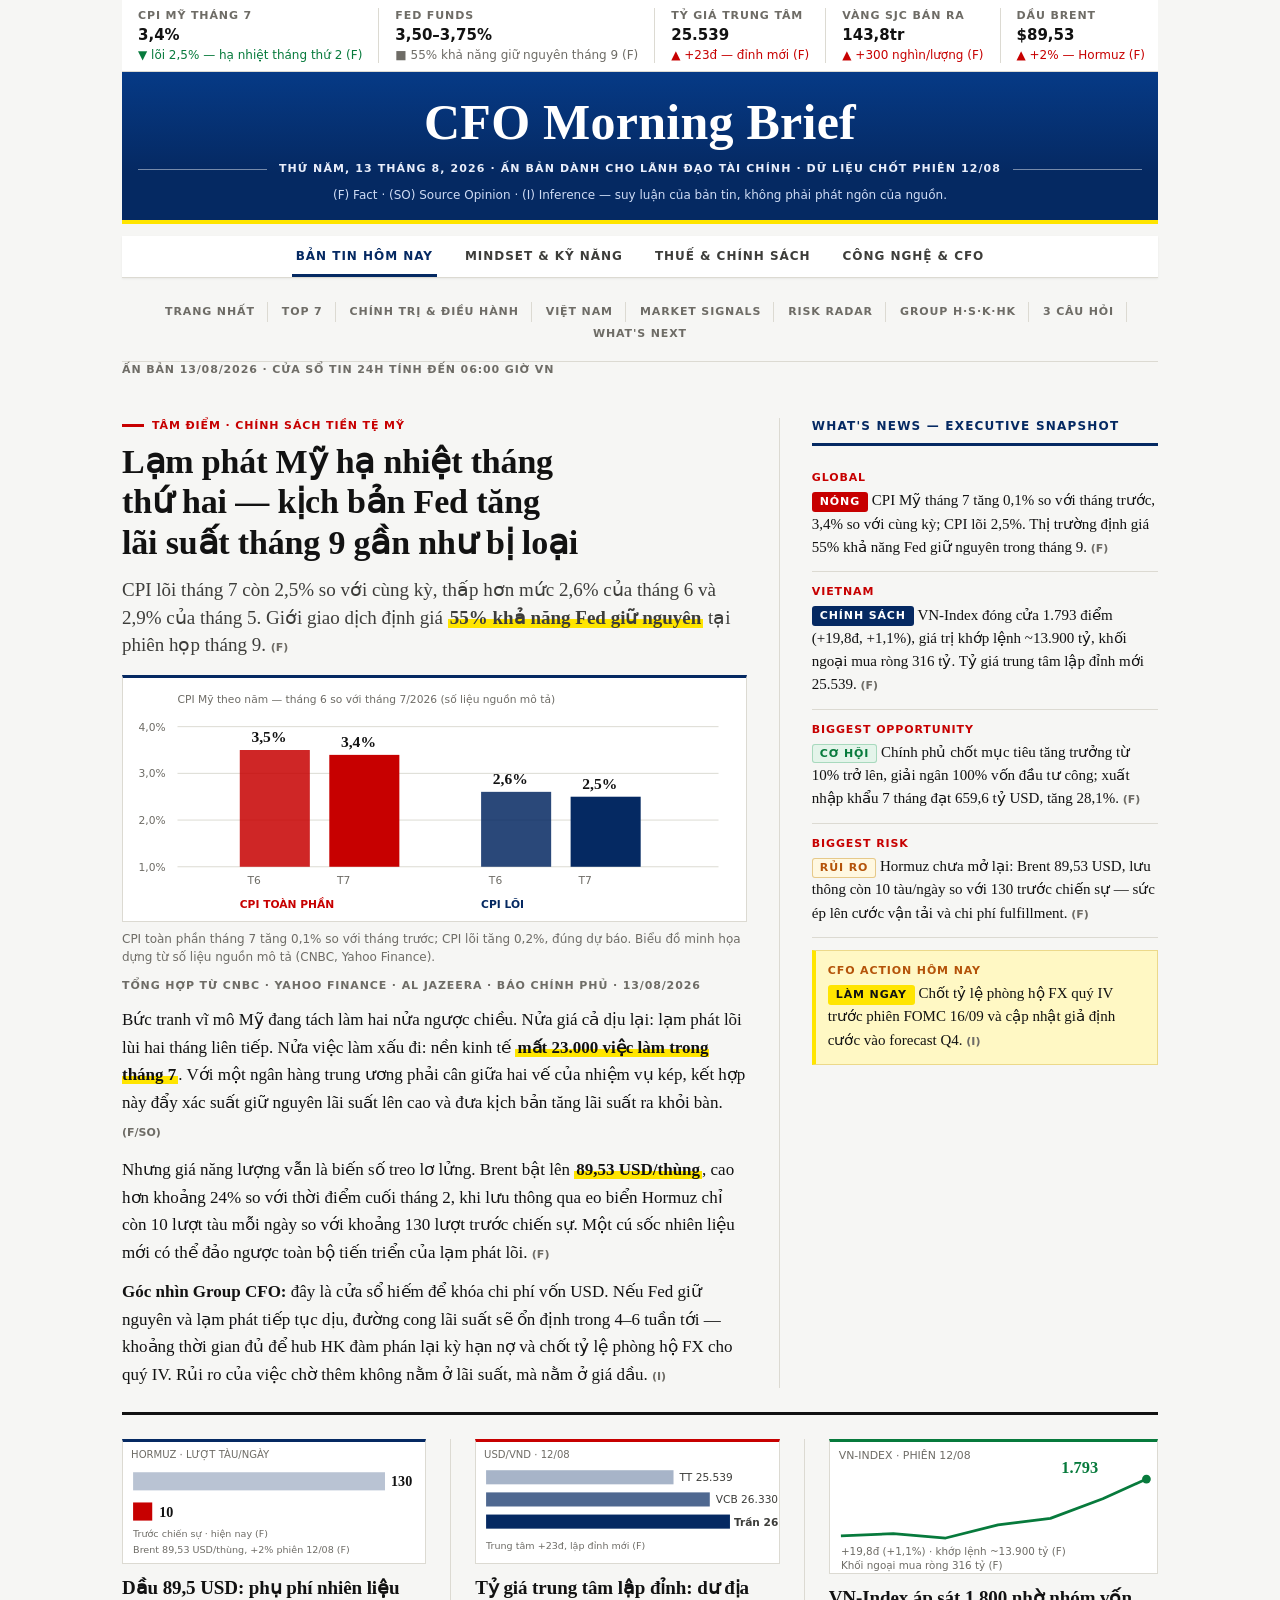
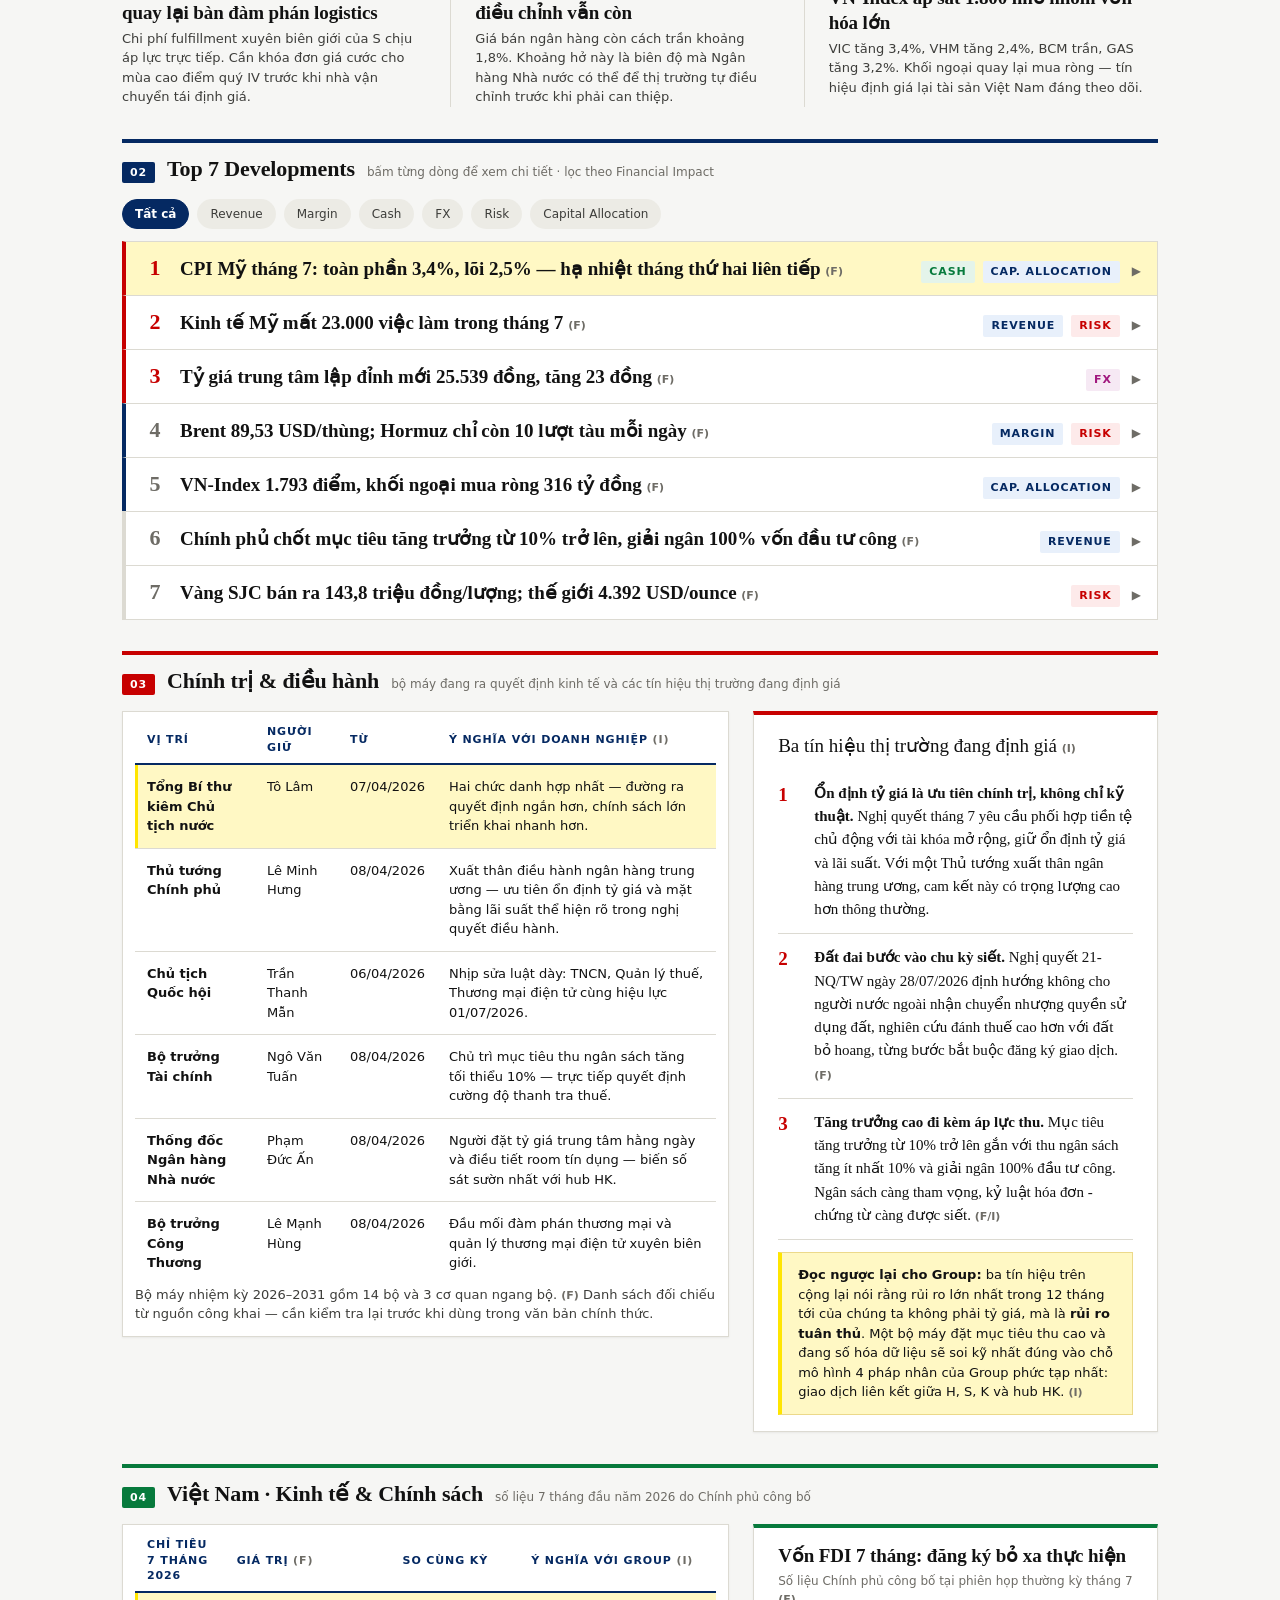
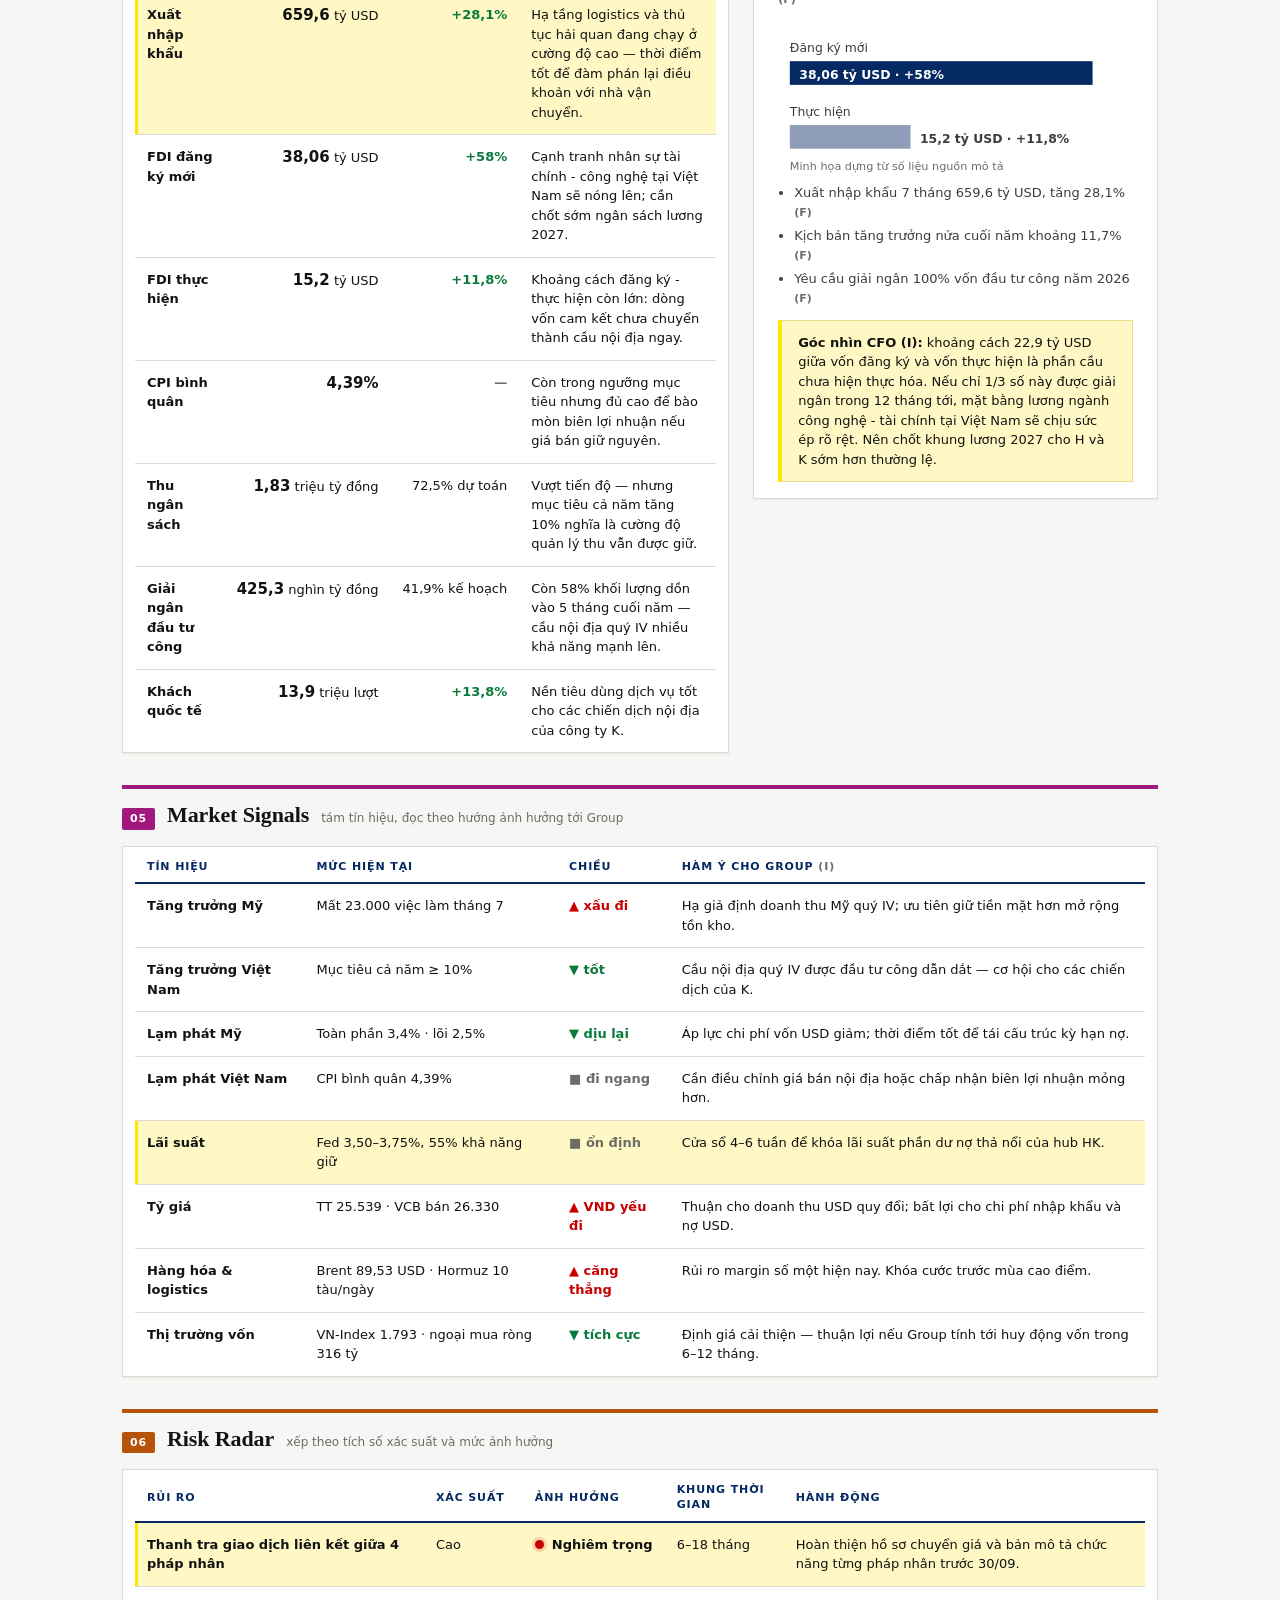
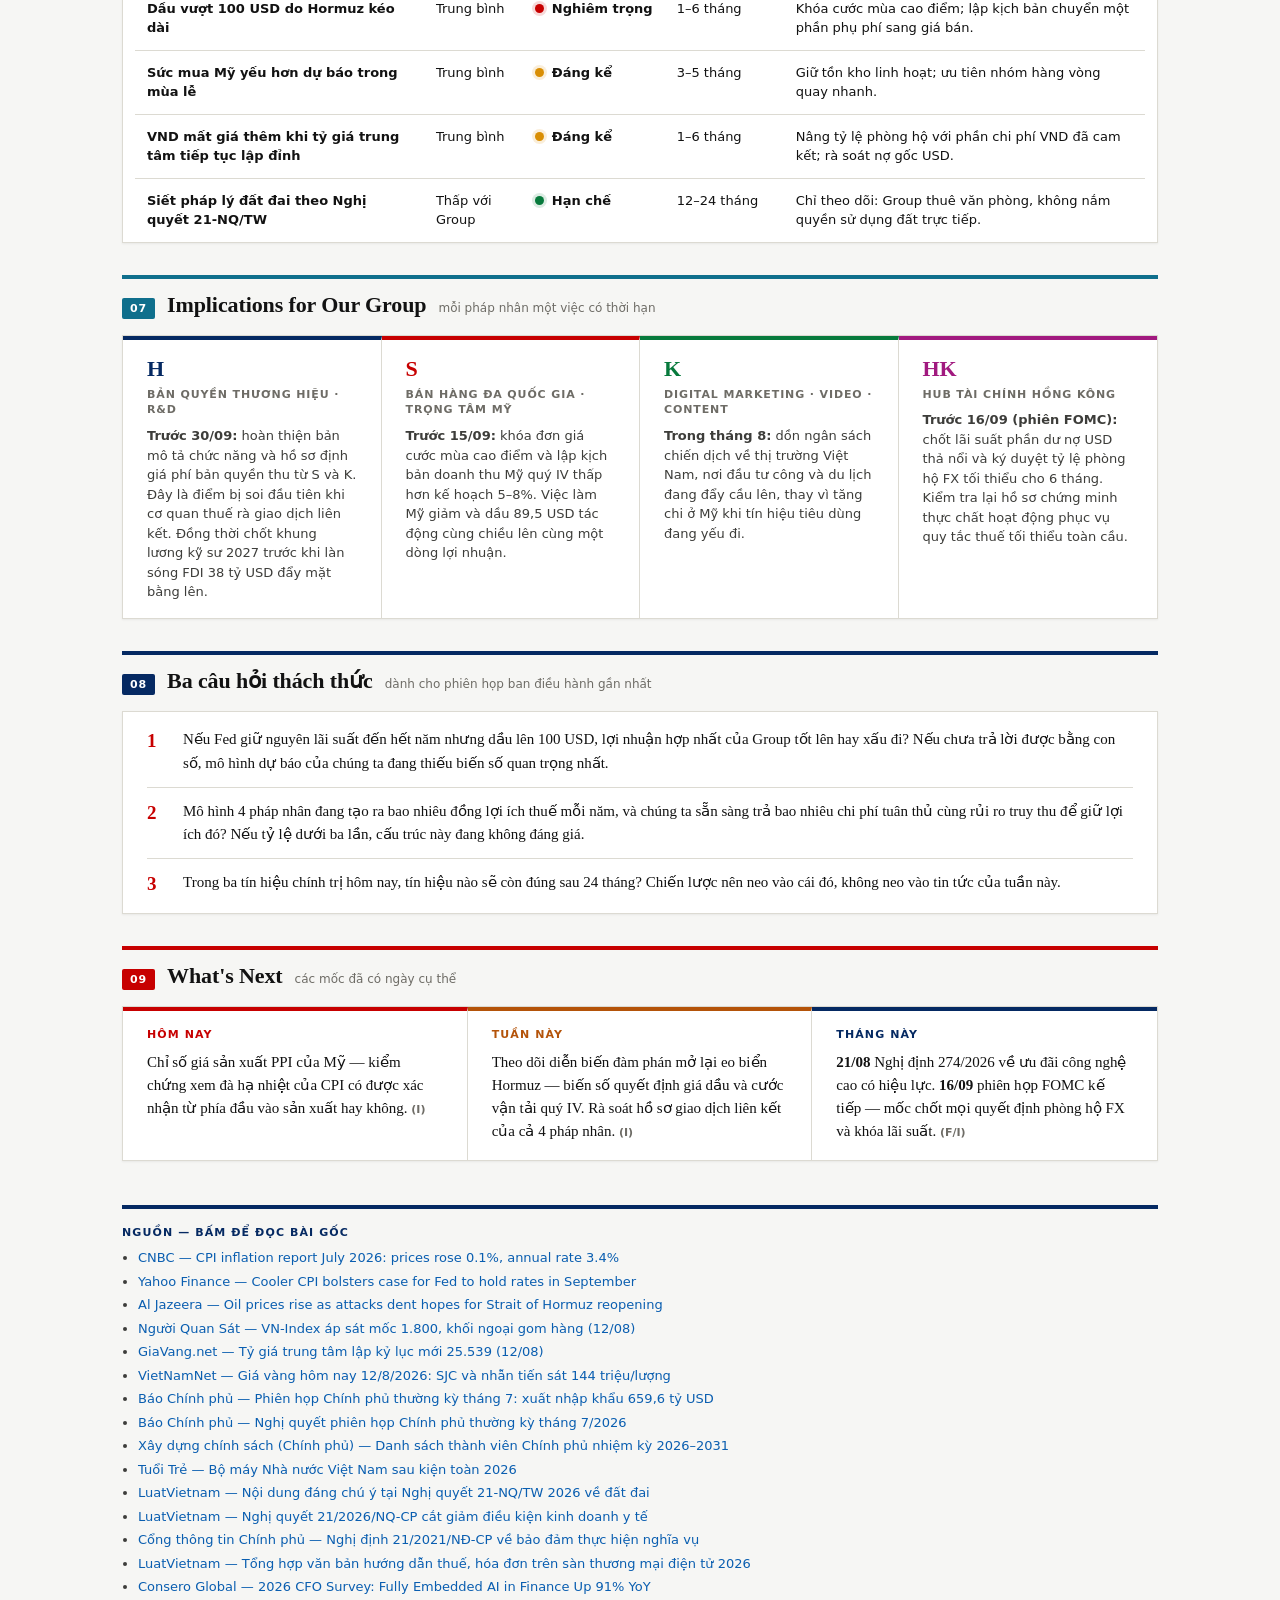
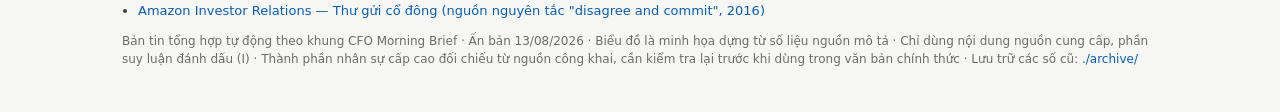
<file: index_1.html>
<!DOCTYPE html>
<html lang="vi">
<head>
<meta charset="UTF-8">
<meta name="viewport" content="width=device-width, initial-scale=1.0">
<title>CFO Morning Brief – 13/08/2026</title>
<style>
  /* ============================================================
     HỆ THỐNG CHỮ + MÀU — CFO Morning Brief
     Font: bộ serif có đủ dấu tiếng Việt. KHÔNG dùng font thiếu
     glyph Việt (chữ sẽ rơi font giữa dòng, giãn cách lỗi).
     Thang cỡ chữ: 11 · 12 · 13 · 15 · 17 · 19 · 22 · 26 · 34
     Thang khoảng cách: 4 · 8 · 12 · 16 · 24 · 32 · 44
     GIAO DIỆN: CHỈ CÓ NỀN SÁNG. Không dark mode, không theme toggle.
     Bảng màu theo lối The Guardian: xanh măng-sét, đỏ tin nóng,
     vàng đánh dấu điểm nhấn, dải màu section để phân vùng nội dung.
     ============================================================ */
  :root {
    --serif: "Noto Serif", Cambria, "Palatino Linotype", "Times New Roman", Times, serif;
    --sans: system-ui, -apple-system, "Segoe UI", Roboto, "Helvetica Neue", Arial, sans-serif;

    --t-micro: 11px;   /* nhãn chữ hoa */
    --t-xs:    12px;   /* chú thích, meta */
    --t-sm:    13px;   /* nội dung bảng, ghi chú UI */
    --t-base:  15px;   /* UI thường */
    --t-body:  17px;   /* văn xuôi serif */
    --t-h4:    19px;
    --t-h3:    22px;
    --t-h2:    26px;

    --lh-tight: 1.2;
    --lh-head:  1.28;
    --lh-ui:    1.5;
    --lh-prose: 1.62;

    --sp1: 4px; --sp2: 8px; --sp3: 12px; --sp4: 16px; --sp5: 24px; --sp6: 32px; --sp7: 44px;

    /* ---- BẢNG MÀU (chỉ nền sáng) ---- */
    color-scheme: light only;
    --paper: #f6f6f4;
    --surface: #ffffff;
    --ink: #121212;
    --ink-2: #3d3d3a;
    --muted: #6e6c66;
    --hair: #dcdad2;
    --rule: #121212;

    --brand: #052962;      /* xanh măng-sét Guardian */
    --brand-2: #0a4b8f;
    --accent: #c70000;     /* đỏ tin nóng */
    --link: #0a5eb0;
    --hl: #ffe500;         /* vàng đánh dấu */
    --hl-soft: #fff8c4;
    --up-bad: #c70000;
    --down-good: #077a3c;
    --warn: #b45309;
    --chip-bg: #ecebe5;
    --warn-bg: #fff8e1;

    /* dải màu luân phiên cho các section */
    --sec: var(--brand);
    --c1: #052962; --c2: #c70000; --c3: #077a3c;
    --c4: #a1197f; --c5: #b45309; --c6: #0f6f8c;

    --shadow-1: 0 1px 2px rgba(18,18,18,.06);
    --shadow-2: 0 6px 18px rgba(5,41,98,.10);
    --ease: cubic-bezier(.2,.6,.25,1);
  }

  * { box-sizing: border-box; margin: 0; padding: 0; }
  html { scroll-behavior: smooth; }
  body {
    font-family: var(--serif);
    font-size: var(--t-body);
    line-height: var(--lh-prose);
    background: var(--paper);
    color: var(--ink);
    -webkit-font-smoothing: antialiased;
    text-rendering: optimizeLegibility;
  }
  p { margin-bottom: var(--sp3); }
  p:last-child { margin-bottom: 0; }
  .wrap { max-width: 1080px; margin: 0 auto; padding: 0 22px var(--sp7); }
  a { color: var(--link); }
  h1, h2, h3, h4 { line-height: var(--lh-head); font-weight: 700; letter-spacing: -0.005em; }
  strong, b { font-weight: 700; }
  ::selection { background: var(--hl); color: var(--ink); }

  /* nhãn chữ hoa dùng chung — mọi nơi cùng một công thức */
  .kicker, .byline, .stamp, .railhead, .wl, .tk, .secno, nav.toc a,
  .tabbar button, th, .tag, .masthead .dateline, .next h3, .gcard .role, .badge {
    font-family: var(--sans);
    text-transform: uppercase;
    letter-spacing: .08em;
    font-weight: 700;
  }

  /* ===== Đánh dấu điểm nhấn ===== */
  /* .hl — bút dạ vàng cho cụm từ/con số quan trọng trong văn xuôi */
  .hl {
    background-image: linear-gradient(transparent 58%, var(--hl) 58%);
    padding: 0 2px;
    font-weight: 700;
  }
  /* .badge — nhãn phân loại tin: nóng / mới / theo dõi / tốt */
  .badge {
    display: inline-block; font-size: var(--t-micro); line-height: 1.45;
    padding: 2px var(--sp2); border-radius: 3px; white-space: nowrap;
    background: var(--chip-bg); color: var(--ink-2); vertical-align: middle;
  }
  .badge.crit  { background: var(--accent); color: #fff; }
  .badge.new   { background: var(--brand); color: #fff; }
  .badge.watch { background: var(--warn-bg); color: var(--warn); box-shadow: inset 0 0 0 1px #e6c98a; }
  .badge.ok    { background: #e4f4ea; color: var(--down-good); box-shadow: inset 0 0 0 1px #a8d9bd; }
  .badge.mark  { background: var(--hl); color: var(--ink); }

  /* ===== Dải chỉ số thị trường ===== */
  .ticker {
    display: flex; overflow-x: auto; padding: var(--sp2) 0;
    background: var(--surface); border-bottom: 1px solid var(--hair);
  }
  .ticker .ti { flex: 1 0 auto; min-width: 136px; padding: 0 var(--sp4); border-right: 1px solid var(--hair); }
  .ticker .ti:last-child { border-right: none; }
  .ticker .tk { font-size: var(--t-micro); color: var(--muted); line-height: 1.4; }
  .ticker .tv { font-family: var(--sans); font-size: var(--t-base); font-weight: 700; font-variant-numeric: tabular-nums; line-height: 1.35; margin-top: 2px; }
  .ticker .td { font-family: var(--sans); font-size: var(--t-xs); line-height: 1.4; margin-top: 1px; }
  .ticker .td.bad { color: var(--up-bad); }
  .ticker .td.good { color: var(--down-good); }
  .ticker .td.flat { color: var(--muted); }

  /* ===== Măng-sét (khối xanh Guardian) ===== */
  .masthead {
    display: flex; flex-direction: column; align-items: center;
    background: var(--brand);
    background-image: linear-gradient(180deg, #063a86 0%, var(--brand) 68%);
    color: #fff;
    padding: var(--sp5) var(--sp4) var(--sp4);
    border-bottom: 4px solid var(--hl);
    margin-bottom: var(--sp1);
  }
  .masthead h1 { font-size: clamp(32px, 5.6vw, 50px); line-height: 1.06; letter-spacing: .005em; text-align: center; color: #fff; }
  .masthead .dateline {
    display: flex; align-items: center; gap: var(--sp3); width: 100%;
    margin-top: var(--sp3); font-size: var(--t-micro); letter-spacing: .1em;
    color: #e9eefb; line-height: 1.5; text-align: center;
  }
  .masthead .dateline::before, .masthead .dateline::after { content: ""; flex: 1 1 24px; border-top: 1px solid rgba(255,255,255,.45); }
  .legend { font-family: var(--sans); font-size: var(--t-xs); line-height: 1.5; color: var(--muted); text-align: center; margin-top: var(--sp2); }
  .masthead .legend { color: #cfdcf5; }

  /* ===== Thanh tab ===== */
  .tabbar {
    display: flex; justify-content: center; flex-wrap: wrap;
    border-bottom: 1px solid var(--hair);
    margin-top: var(--sp3); position: sticky; top: 0; background: var(--surface); z-index: 20;
    box-shadow: var(--shadow-1);
  }
  .tabbar button {
    position: relative; background: none; border: none; cursor: pointer;
    padding: var(--sp3) var(--sp4); font-size: var(--t-xs); color: var(--ink-2); line-height: 1.4;
    transition: color .18s var(--ease);
  }
  .tabbar button::after {
    content: ""; position: absolute; left: var(--sp3); right: var(--sp3); bottom: 0; height: 3px;
    background: var(--brand); transform: scaleX(0); transform-origin: left;
    transition: transform .22s var(--ease);
  }
  .tabbar button:hover { color: var(--brand); }
  .tabbar button:hover::after { transform: scaleX(.45); background: var(--hair); }
  .tabbar button.active { color: var(--brand); }
  .tabbar button.active::after { transform: scaleX(1); background: var(--brand); }
  .tabpanel { display: none; padding-top: var(--sp5); }
  .tabpanel.active { display: block; animation: panelIn .3s var(--ease) both; }
  @keyframes panelIn { from { opacity: 0; transform: translateY(6px); } to { opacity: 1; transform: none; } }

  /* ===== Mục lục trong tab 1 ===== */
  nav.toc { display: flex; flex-wrap: wrap; justify-content: center; gap: 2px; padding-bottom: var(--sp4); border-bottom: 1px solid var(--hair); }
  nav.toc a { font-size: var(--t-micro); font-weight: 600; color: var(--muted); text-decoration: none; padding: 2px var(--sp3); border-right: 1px solid var(--hair); line-height: 1.5; transition: color .16s var(--ease); }
  nav.toc a:last-child { border-right: none; }
  nav.toc a:hover { color: var(--accent); }

  /* ===== Trang nhất ===== */
  .front { display: grid; grid-template-columns: 1.9fr 1fr; gap: 0 var(--sp6); padding-top: var(--sp5); }
  .front .lead { padding-right: var(--sp6); border-right: 1px solid var(--hair); }
  @media (max-width: 780px) {
    .front { grid-template-columns: 1fr; }
    .front .lead { padding-right: 0; border-right: none; border-bottom: 1px solid var(--hair); padding-bottom: var(--sp5); margin-bottom: var(--sp5); }
  }
  .kicker { font-size: var(--t-micro); color: var(--accent); margin-bottom: var(--sp2); line-height: 1.4; }
  .kicker::before { content: ""; display: inline-block; width: 22px; height: 3px; background: var(--accent); vertical-align: middle; margin-right: var(--sp2); transform: translateY(-1px); }
  .lead h2.head { font-size: clamp(25px, 3.2vw, 34px); line-height: var(--lh-tight); margin-bottom: var(--sp3); text-wrap: balance; }
  .lead .deck { font-size: var(--t-h4); line-height: 1.45; color: var(--ink-2); margin-bottom: var(--sp4); }
  .byline { font-size: var(--t-micro); font-weight: 600; color: var(--muted); margin-bottom: var(--sp3); line-height: 1.5; }
  .lead p.body { font-size: var(--t-body); margin-bottom: var(--sp3); }
  .lead p.body:last-child { margin-bottom: 0; }

  .figure { margin: var(--sp2) 0 var(--sp3); }
  .figure svg { width: 100%; height: auto; display: block; border: 1px solid var(--hair); border-top: 3px solid var(--brand); background: var(--surface); }
  .figure figcaption { font-family: var(--sans); font-size: var(--t-xs); line-height: 1.5; color: var(--muted); padding-top: var(--sp2); }

  .facttag { font-family: var(--sans); font-size: var(--t-micro); font-weight: 700; color: var(--muted); white-space: nowrap; }

  /* Cột What's News */
  .rail .railhead { font-size: var(--t-xs); letter-spacing: .1em; color: var(--brand); border-bottom: 3px solid var(--brand); padding-bottom: var(--sp2); margin-bottom: var(--sp3); line-height: 1.4; }
  .wn { padding: var(--sp3) 0; border-bottom: 1px solid var(--hair); font-size: var(--t-base); line-height: 1.55; }
  .wn:last-child { border-bottom: none; }
  .wn .wl { display: block; font-size: var(--t-micro); color: var(--accent); margin-bottom: var(--sp1); line-height: 1.4; }
  .wn.action {
    background: var(--hl-soft); border: 1px solid #ecd98a; border-left: 4px solid var(--hl);
    margin: var(--sp3) 0 0; padding: var(--sp3);
  }
  .wn.action .wl { color: var(--warn); }

  /* Hàng 3 tin có biểu đồ */
  .featurerow { display: grid; grid-template-columns: repeat(auto-fit, minmax(230px, 1fr)); gap: var(--sp5); border-top: 3px solid var(--ink); margin-top: var(--sp5); padding-top: var(--sp5); }
  .feat { border-right: 1px solid var(--hair); padding-right: var(--sp5); transition: transform .2s var(--ease); }
  .feat:hover { transform: translateY(-3px); }
  .feat:last-child { border-right: none; padding-right: 0; }
  .feat svg { width: 100%; height: auto; display: block; border: 1px solid var(--hair); border-top: 3px solid var(--sec); background: var(--surface); }
  .feat:nth-child(1) { --sec: var(--c1); }
  .feat:nth-child(2) { --sec: var(--c2); }
  .feat:nth-child(3) { --sec: var(--c3); }
  .feat h4 { font-size: var(--t-h4); margin: var(--sp3) 0 var(--sp1); }
  .feat p { font-family: var(--sans); font-size: var(--t-sm); line-height: var(--lh-ui); color: var(--ink-2); }
  @media (max-width: 780px) {
    .feat { border-right: none; padding-right: 0; border-bottom: 1px solid var(--hair); padding-bottom: var(--sp4); }
    .feat:last-child { border-bottom: none; padding-bottom: 0; }
  }

  /* ===== Khối section — mỗi section một màu ===== */
  section.sec { margin-top: var(--sp6); }
  section.sec:nth-of-type(6n+1) { --sec: var(--c1); }
  section.sec:nth-of-type(6n+2) { --sec: var(--c2); }
  section.sec:nth-of-type(6n+3) { --sec: var(--c3); }
  section.sec:nth-of-type(6n+4) { --sec: var(--c4); }
  section.sec:nth-of-type(6n+5) { --sec: var(--c5); }
  section.sec:nth-of-type(6n+6) { --sec: var(--c6); }
  .sechead {
    display: flex; align-items: baseline; flex-wrap: wrap; gap: var(--sp3);
    border-top: 4px solid var(--sec); padding-top: var(--sp3); margin-bottom: var(--sp4);
  }
  .sechead h2 { font-size: var(--t-h3); }
  .sechead .secno { font-size: var(--t-micro); color: #fff; background: var(--sec); padding: 3px var(--sp2); border-radius: 2px; line-height: 1.4; }
  .sechead .note { font-family: var(--sans); font-size: var(--t-xs); font-weight: 400; color: var(--muted); line-height: 1.5; }

  /* ===== Thẻ & bảng ===== */
  .card {
    background: var(--surface); border: 1px solid var(--hair); padding: var(--sp4) var(--sp5);
    box-shadow: var(--shadow-1); transition: box-shadow .22s var(--ease), transform .22s var(--ease);
  }
  .card:hover { box-shadow: var(--shadow-2); transform: translateY(-2px); }
  .card.pad > *:last-child { margin-bottom: 0; }
  .card.tablewrap { padding: 0 var(--sp3); overflow-x: auto; }
  .card.accent { border-top: 4px solid var(--sec); }
  .cardtitle { font-size: var(--t-h4); margin-bottom: var(--sp2); }
  .uinote { font-family: var(--sans); font-size: var(--t-sm); line-height: var(--lh-ui); color: var(--ink-2); margin-bottom: var(--sp3); }
  .lede { font-size: var(--t-h4); line-height: 1.5; color: var(--ink-2); margin-bottom: var(--sp4); }
  .tabpanel:not(#tab-brief) > p, .tabpanel:not(#tab-brief) > .lede, .tabpanel > .tabhead { max-width: 76ch; }
  .prose p { margin-bottom: var(--sp3); }
  .prose p:last-child { margin-bottom: 0; }
  .tabhead { font-size: clamp(24px, 3.1vw, 32px); line-height: var(--lh-tight); margin-bottom: var(--sp3); text-wrap: balance; }
  .stamp { font-size: var(--t-micro); color: var(--muted); margin-bottom: var(--sp4); line-height: 1.5; }
  .srcname { display: inline-block; font-family: var(--sans); font-size: var(--t-micro); font-weight: 400; letter-spacing: 0; text-transform: none; color: var(--muted); line-height: 1.45; margin-top: 2px; }

  table { width: 100%; border-collapse: collapse; font-family: var(--sans); font-size: var(--t-sm); line-height: var(--lh-ui); }
  th { text-align: left; font-size: var(--t-micro); color: var(--brand); padding: var(--sp3) var(--sp3) var(--sp2); border-bottom: 2px solid var(--brand); line-height: 1.4; }
  td { padding: var(--sp3); border-bottom: 1px solid var(--hair); vertical-align: top; }
  tbody tr { transition: background .16s var(--ease); }
  tbody tr:hover { background: #f4f7fd; }
  tr:last-child td { border-bottom: none; }
  td.num { text-align: right; font-variant-numeric: tabular-nums; white-space: nowrap; }
  td .vb, td b.vb { display: inline-block; font-size: var(--t-base); font-weight: 700; line-height: 1.4; }
  tr.key td { background: var(--hl-soft); }
  tr.key td:first-child { box-shadow: inset 3px 0 0 var(--hl); }
  .dir { font-weight: 700; }
  .dir.up { color: var(--up-bad); } .dir.down { color: var(--down-good); } .dir.flat { color: var(--muted); }
  .impact { display: inline-flex; align-items: center; gap: var(--sp2); font-size: var(--t-sm); font-weight: 600; white-space: nowrap; }
  .impact .dot { width: 9px; height: 9px; border-radius: 50%; flex: 0 0 auto; background: var(--muted); }
  .impact.high .dot { background: var(--accent); box-shadow: 0 0 0 3px rgba(199,0,0,.15); }
  .impact.med .dot { background: #d98e04; box-shadow: 0 0 0 3px rgba(217,142,4,.15); }
  .impact.low .dot { background: var(--down-good); box-shadow: 0 0 0 3px rgba(7,122,60,.14); }
  .missing { color: var(--muted); font-style: italic; }

  /* ===== Chip lọc + accordion Top 7 ===== */
  .chips { display: flex; flex-wrap: wrap; gap: var(--sp2); margin-bottom: var(--sp3); }
  .chip {
    font-family: var(--sans); font-size: var(--t-xs); line-height: 1.5; padding: 5px var(--sp3);
    border-radius: 999px; cursor: pointer; user-select: none;
    background: var(--chip-bg); color: var(--ink-2); border: 1px solid transparent;
    transition: background .16s var(--ease), color .16s var(--ease), border-color .16s var(--ease);
  }
  .chip:hover { border-color: var(--brand); color: var(--brand); }
  .chip.active { background: var(--brand); color: #fff; font-weight: 700; border-color: var(--brand); }

  .dev {
    background: var(--surface); border: 1px solid var(--hair); border-left: 4px solid var(--hair);
    margin-bottom: -1px;
    transition: border-left-color .2s var(--ease), box-shadow .2s var(--ease);
  }
  .dev:hover { box-shadow: var(--shadow-1); }
  .dev[data-p="1"], .dev[data-p="2"], .dev[data-p="3"] { border-left-color: var(--accent); }
  .dev[data-p="4"], .dev[data-p="5"] { border-left-color: var(--brand); }
  .dev.open { border-left-color: var(--brand-2); box-shadow: var(--shadow-2); position: relative; z-index: 1; }
  .dev-head { display: flex; align-items: baseline; gap: var(--sp3); padding: var(--sp3) var(--sp4); cursor: pointer; }
  .dev-head:hover { background: #f4f7fd; }
  .dev .pri { flex: 0 0 26px; font-size: var(--t-h3); font-weight: 700; color: var(--muted); text-align: center; line-height: 1.25; }
  .dev[data-p="1"] .pri, .dev[data-p="2"] .pri, .dev[data-p="3"] .pri { color: var(--accent); }
  .dev .t { flex: 1 1 260px; font-size: var(--t-h4); font-weight: 700; line-height: 1.32; }
  .dev.key .dev-head { background: var(--hl-soft); }
  .dev.key .dev-head:hover { background: #fdf3ae; }
  .dev .tags { display: flex; flex-wrap: wrap; gap: var(--sp2); }
  .tag { font-size: var(--t-micro); font-weight: 600; padding: 3px var(--sp2); background: var(--chip-bg); color: var(--ink-2); white-space: nowrap; line-height: 1.45; border-radius: 2px; }
  .tag.rev { background: #e8f0fb; color: var(--brand); }
  .tag.risk { background: #fdeaea; color: var(--accent); }
  .tag.cash { background: #e4f4ea; color: var(--down-good); }
  .tag.fx { background: #f6e9f4; color: var(--c4); }
  .dev .arrow { font-family: var(--sans); font-size: var(--t-xs); color: var(--muted); transition: transform .18s var(--ease); }
  .dev.open .arrow { transform: rotate(90deg); }
  .dev-body { display: none; padding: 0 var(--sp5) var(--sp4) 66px; }
  .dev.open .dev-body { display: block; animation: bodyIn .24s var(--ease) both; }
  @keyframes bodyIn { from { opacity: 0; transform: translateY(-4px); } to { opacity: 1; transform: none; } }
  .dev-body dl { display: grid; grid-template-columns: 128px 1fr; gap: var(--sp2) var(--sp3); font-family: var(--sans); font-size: var(--t-sm); line-height: var(--lh-ui); }
  .dev-body dt { font-size: var(--t-micro); font-weight: 700; text-transform: uppercase; letter-spacing: .08em; color: var(--brand); padding-top: 1px; }
  .dev.hidden { display: none; }
  @media (max-width: 620px) {
    .dev-body { padding-left: var(--sp4); }
    .dev-body dl { grid-template-columns: 1fr; gap: 2px; }
    .dev-body dd { margin-bottom: var(--sp2); }
  }

  /* ===== Mục Việt Nam ===== */
  .vnGrid { display: grid; grid-template-columns: 1.5fr 1fr; gap: var(--sp5); align-items: start; }
  @media (max-width: 860px) { .vnGrid { grid-template-columns: 1fr; } }
  .fdi {
    background: var(--surface); border: 1px solid var(--hair); border-top: 4px solid var(--sec);
    padding: var(--sp4) var(--sp5); box-shadow: var(--shadow-1);
    transition: box-shadow .22s var(--ease), transform .22s var(--ease);
  }
  .fdi:hover { box-shadow: var(--shadow-2); transform: translateY(-2px); }
  .fdi h3 { font-size: var(--t-h4); margin-bottom: var(--sp1); }
  .fdi .sub { font-family: var(--sans); font-size: var(--t-xs); line-height: var(--lh-ui); color: var(--muted); margin-bottom: var(--sp3); }
  .fdi svg { width: 100%; height: auto; display: block; margin-bottom: var(--sp2); }
  .fdi ul { font-family: var(--sans); font-size: var(--t-sm); line-height: var(--lh-ui); color: var(--ink-2); padding-left: var(--sp4); margin-top: var(--sp2); }
  .fdi li { margin-bottom: var(--sp1); }
  .callout, .cfoline {
    font-family: var(--sans); font-size: var(--t-sm); line-height: var(--lh-ui);
    background: var(--hl-soft); border: 1px solid #ecd98a; border-left: 4px solid var(--hl);
    padding: var(--sp3) var(--sp4); margin-top: var(--sp3);
  }

  /* ===== Thẻ 4 công ty ===== */
  .grid4 { display: grid; grid-template-columns: repeat(auto-fit, minmax(220px, 1fr)); border: 1px solid var(--hair); background: var(--surface); box-shadow: var(--shadow-1); }
  .gcard { padding: var(--sp4) var(--sp5); border-right: 1px solid var(--hair); border-top: 4px solid var(--sec); transition: background .18s var(--ease); }
  .gcard:nth-child(1) { --sec: var(--c1); }
  .gcard:nth-child(2) { --sec: var(--c2); }
  .gcard:nth-child(3) { --sec: var(--c3); }
  .gcard:nth-child(4) { --sec: var(--c4); }
  .gcard:hover { background: #fafbfe; }
  .gcard:last-child { border-right: none; }
  @media (max-width: 920px) {
    .gcard { border-right: none; border-bottom: 1px solid var(--hair); }
    .gcard:last-child { border-bottom: none; }
  }
  .gcard h3 { font-size: var(--t-h3); line-height: 1.2; color: var(--sec); }
  .gcard .role { display: block; font-size: var(--t-micro); color: var(--muted); margin: var(--sp1) 0 var(--sp2); line-height: 1.45; }
  .gcard p { font-family: var(--sans); font-size: var(--t-sm); line-height: var(--lh-ui); color: var(--ink-2); }

  /* ===== Danh sách đánh số ===== */
  .q { display: flex; gap: var(--sp3); padding: var(--sp3) 0; border-bottom: 1px solid var(--hair); font-size: var(--t-base); line-height: 1.55; }
  .q:last-child { border-bottom: none; padding-bottom: 0; }
  .q:first-child { padding-top: 0; }
  .q .qn { flex: 0 0 24px; font-size: var(--t-h4); font-weight: 700; color: var(--accent); line-height: 1.35; }

  /* ===== What's Next / lộ trình ===== */
  .next { display: grid; grid-template-columns: repeat(auto-fit, minmax(240px, 1fr)); border: 1px solid var(--hair); background: var(--surface); box-shadow: var(--shadow-1); }
  .next > div { padding: var(--sp4) var(--sp5); border-right: 1px solid var(--hair); border-top: 4px solid var(--sec); }
  .next > div:nth-child(1) { --sec: var(--c2); }
  .next > div:nth-child(2) { --sec: var(--c5); }
  .next > div:nth-child(3) { --sec: var(--c1); }
  .next > div:last-child { border-right: none; }
  @media (max-width: 820px) {
    .next > div { border-right: none; border-bottom: 1px solid var(--hair); }
    .next > div:last-child { border-bottom: none; }
  }
  .next h3 { font-size: var(--t-micro); letter-spacing: .1em; color: var(--sec); margin-bottom: var(--sp2); line-height: 1.4; }
  .next p { font-size: var(--t-base); line-height: 1.55; }

  /* ===== Trích dẫn ===== */
  .quotebox {
    background: var(--surface); border: 1px solid var(--hair); border-left: 5px solid var(--hl);
    padding: var(--sp5); margin: var(--sp3) 0 var(--sp4); box-shadow: var(--shadow-1);
  }
  .quotebox .qt { font-size: var(--t-h3); line-height: 1.45; font-style: italic; text-wrap: pretty; }
  .quotebox .who { font-family: var(--sans); font-size: var(--t-xs); font-weight: 600; color: var(--brand); margin-top: var(--sp3); line-height: var(--lh-ui); }

  .twocol { display: grid; grid-template-columns: 1.5fr 1fr; gap: var(--sp5); align-items: start; }
  @media (max-width: 860px) { .twocol { grid-template-columns: 1fr; } }

  /* ===== Hiệu ứng hiện dần khi cuộn ===== */
  .reveal { opacity: 0; transform: translateY(14px); transition: opacity .5s var(--ease), transform .5s var(--ease); }
  .reveal.in { opacity: 1; transform: none; }

  /* ===== Chân trang ===== */
  footer { margin-top: var(--sp7); padding-top: var(--sp4); border-top: 4px solid var(--brand); font-family: var(--sans); font-size: var(--t-sm); line-height: var(--lh-ui); color: var(--ink-2); }
  footer h4 { font-family: var(--sans); font-size: var(--t-micro); text-transform: uppercase; letter-spacing: .1em; color: var(--brand); margin-bottom: var(--sp2); line-height: 1.4; }
  footer ul { padding-left: var(--sp4); }
  footer li { margin-bottom: var(--sp1); }
  footer a { text-decoration: none; }
  footer a:hover { text-decoration: underline; }
  @media (max-width: 640px) {
    .wrap { padding: 0 16px var(--sp6); }
    .tabbar { flex-wrap: nowrap; overflow-x: auto; justify-content: flex-start; }
    .tabbar button { padding: 11px 14px; white-space: nowrap; }
    .masthead { padding-top: var(--sp4); }
    .masthead .dateline { justify-content: center; letter-spacing: .06em; }
    .masthead .dateline::before, .masthead .dateline::after { display: none; }
    nav.toc { gap: 0; }
    nav.toc a { padding: 2px var(--sp2); }
    .ticker .ti { min-width: 124px; padding: 0 var(--sp3); }
  }
  footer .fine { margin-top: var(--sp3); font-size: var(--t-xs); color: var(--muted); line-height: var(--lh-ui); }

  /* ===== Tôn trọng thiết lập giảm chuyển động ===== */
  @media (prefers-reduced-motion: reduce) {
    html { scroll-behavior: auto; }
    *, *::before, *::after { animation: none !important; transition: none !important; }
    .reveal { opacity: 1; transform: none; }
  }
</style>
</head>
<body>
<div class="wrap">

<!-- Market data strip -->
<div class="ticker">
  <div class="ti"><div class="tk">CPI Mỹ tháng 7</div><div class="tv">3,4%</div><div class="td good">▼ lõi 2,5% — hạ nhiệt tháng thứ 2 (F)</div></div>
  <div class="ti"><div class="tk">Fed Funds</div><div class="tv">3,50–3,75%</div><div class="td flat">■ 55% khả năng giữ nguyên tháng 9 (F)</div></div>
  <div class="ti"><div class="tk">Tỷ giá trung tâm</div><div class="tv">25.539</div><div class="td bad">▲ +23đ — đỉnh mới (F)</div></div>
  <div class="ti"><div class="tk">Vàng SJC bán ra</div><div class="tv">143,8tr</div><div class="td bad">▲ +300 nghìn/lượng (F)</div></div>
  <div class="ti"><div class="tk">Dầu Brent</div><div class="tv">$89,53</div><div class="td bad">▲ +2% — Hormuz (F)</div></div>
  <div class="ti"><div class="tk">VN-Index</div><div class="tv">1.793</div><div class="td good">▼ +19,8đ (+1,1%) (F)</div></div>
</div>

<header class="masthead">
  <h1>CFO Morning Brief</h1>
  <div class="dateline">Thứ năm, 13 tháng 8, 2026 · Ấn bản dành cho lãnh đạo tài chính · Dữ liệu chốt phiên 12/08</div>
  <div class="legend">(F) Fact · (SO) Source Opinion · (I) Inference — suy luận của bản tin, không phải phát ngôn của nguồn.</div>
</header>

<div class="tabbar" id="tabbar">
  <button class="active" data-tab="tab-brief">Bản tin hôm nay</button>
  <button data-tab="tab-mindset">Mindset &amp; Kỹ năng</button>
  <button data-tab="tab-tax">Thuế &amp; Chính sách</button>
  <button data-tab="tab-tech">Công nghệ &amp; CFO</button>
</div>

<div class="tabpanel active" id="tab-brief">
<nav class="toc">
  <a href="#front">Trang nhất</a>
  <a href="#top7">Top 7</a>
  <a href="#chinhtri">Chính trị &amp; điều hành</a>
  <a href="#vietnam">Việt Nam</a>
  <a href="#signals">Market Signals</a>
  <a href="#risk">Risk Radar</a>
  <a href="#group">Group H·S·K·HK</a>
  <a href="#hoi">3 câu hỏi</a>
  <a href="#next">What's Next</a>
</nav>

<div class="stamp">Ấn bản 13/08/2026 · cửa sổ tin 24h tính đến 06:00 giờ VN</div>

<div class="front" id="front">
  <div class="lead">
    <div class="kicker">Tâm điểm · Chính sách tiền tệ Mỹ</div>
    <h2 class="head">Lạm phát Mỹ hạ nhiệt tháng thứ hai — kịch bản Fed tăng lãi suất tháng 9 gần như bị loại</h2>
    <div class="deck">CPI lõi tháng 7 còn 2,5% so với cùng kỳ, thấp hơn mức 2,6% của tháng 6 và 2,9% của tháng 5. Giới giao dịch định giá <span class="hl">55% khả năng Fed giữ nguyên</span> tại phiên họp tháng 9. <span class="facttag">(F)</span></div>
    <figure class="figure">
      <svg viewBox="0 0 640 250" role="img" aria-label="CPI toàn phần và CPI lõi của Mỹ tháng 6 và tháng 7 năm 2026, cả hai đều giảm 0,1 điểm phần trăm">
        <g stroke="#dcdad2" stroke-width="1">
          <line x1="56" y1="50" x2="612" y2="50"/><line x1="56" y1="98" x2="612" y2="98"/>
          <line x1="56" y1="146" x2="612" y2="146"/><line x1="56" y1="194" x2="612" y2="194"/>
        </g>
        <g font-family="system-ui" font-size="11" fill="#6e6c66">
          <text x="16" y="54">4,0%</text><text x="16" y="102">3,0%</text><text x="16" y="150">2,0%</text><text x="16" y="198">1,0%</text>
          <text x="56" y="26">CPI Mỹ theo năm — tháng 6 so với tháng 7/2026 (số liệu nguồn mô tả)</text>
        </g>
        <rect x="120" y="74" width="72" height="120" fill="#c70000" opacity=".85"/>
        <rect x="212" y="79" width="72" height="115" fill="#c70000"/>
        <rect x="368" y="117" width="72" height="77" fill="#052962" opacity=".85"/>
        <rect x="460" y="122" width="72" height="72" fill="#052962"/>
        <g font-family="Noto Serif, Cambria, Times New Roman, serif" font-size="16" font-weight="bold" fill="#121212">
          <text x="132" y="66">3,5%</text><text x="224" y="71">3,4%</text>
          <text x="380" y="109">2,6%</text><text x="472" y="114">2,5%</text>
        </g>
        <g font-family="system-ui" font-size="11" fill="#6e6c66">
          <text x="128" y="212">T6</text><text x="220" y="212">T7</text>
          <text x="376" y="212">T6</text><text x="468" y="212">T7</text>
          <text x="120" y="236" font-weight="bold" fill="#c70000">CPI TOÀN PHẦN</text>
          <text x="368" y="236" font-weight="bold" fill="#052962">CPI LÕI</text>
        </g>
      </svg>
      <figcaption>CPI toàn phần tháng 7 tăng 0,1% so với tháng trước; CPI lõi tăng 0,2%, đúng dự báo. Biểu đồ minh họa dựng từ số liệu nguồn mô tả (CNBC, Yahoo Finance).</figcaption>
    </figure>
    <div class="byline">Tổng hợp từ CNBC · Yahoo Finance · Al Jazeera · Báo Chính phủ · 13/08/2026</div>
    <p class="body">Bức tranh vĩ mô Mỹ đang tách làm hai nửa ngược chiều. Nửa giá cả dịu lại: lạm phát lõi lùi hai tháng liên tiếp. Nửa việc làm xấu đi: nền kinh tế <span class="hl">mất 23.000 việc làm trong tháng 7</span>. Với một ngân hàng trung ương phải cân giữa hai vế của nhiệm vụ kép, kết hợp này đẩy xác suất giữ nguyên lãi suất lên cao và đưa kịch bản tăng lãi suất ra khỏi bàn. <span class="facttag">(F/SO)</span></p>
    <p class="body">Nhưng giá năng lượng vẫn là biến số treo lơ lửng. Brent bật lên <span class="hl">89,53 USD/thùng</span>, cao hơn khoảng 24% so với thời điểm cuối tháng 2, khi lưu thông qua eo biển Hormuz chỉ còn 10 lượt tàu mỗi ngày so với khoảng 130 lượt trước chiến sự. Một cú sốc nhiên liệu mới có thể đảo ngược toàn bộ tiến triển của lạm phát lõi. <span class="facttag">(F)</span></p>
    <p class="body"><strong>Góc nhìn Group CFO:</strong> đây là cửa sổ hiếm để khóa chi phí vốn USD. Nếu Fed giữ nguyên và lạm phát tiếp tục dịu, đường cong lãi suất sẽ ổn định trong 4–6 tuần tới — khoảng thời gian đủ để hub HK đàm phán lại kỳ hạn nợ và chốt tỷ lệ phòng hộ FX cho quý IV. Rủi ro của việc chờ thêm không nằm ở lãi suất, mà nằm ở giá dầu. <span class="facttag">(I)</span></p>
  </div>

  <aside class="rail">
    <h3 class="railhead">What's News — Executive Snapshot</h3>
    <div class="wn"><span class="wl">Global</span><span class="badge crit">Nóng</span> CPI Mỹ tháng 7 tăng 0,1% so với tháng trước, 3,4% so với cùng kỳ; CPI lõi 2,5%. Thị trường định giá 55% khả năng Fed giữ nguyên trong tháng 9. <span class="facttag">(F)</span></div>
    <div class="wn"><span class="wl">Vietnam</span><span class="badge new">Chính sách</span> VN-Index đóng cửa 1.793 điểm (+19,8đ, +1,1%), giá trị khớp lệnh ~13.900 tỷ, khối ngoại mua ròng 316 tỷ. Tỷ giá trung tâm lập đỉnh mới 25.539. <span class="facttag">(F)</span></div>
    <div class="wn"><span class="wl">Biggest Opportunity</span><span class="badge ok">Cơ hội</span> Chính phủ chốt mục tiêu tăng trưởng từ 10% trở lên, giải ngân 100% vốn đầu tư công; xuất nhập khẩu 7 tháng đạt 659,6 tỷ USD, tăng 28,1%. <span class="facttag">(F)</span></div>
    <div class="wn"><span class="wl">Biggest Risk</span><span class="badge watch">Rủi ro</span> Hormuz chưa mở lại: Brent 89,53 USD, lưu thông còn 10 tàu/ngày so với 130 trước chiến sự — sức ép lên cước vận tải và chi phí fulfillment. <span class="facttag">(F)</span></div>
    <div class="wn action"><span class="wl">CFO Action hôm nay</span><span class="badge mark">Làm ngay</span> Chốt tỷ lệ phòng hộ FX quý IV trước phiên FOMC 16/09 và cập nhật giả định cước vào forecast Q4. <span class="facttag">(I)</span></div>
  </aside>
</div>

<!-- Feature row -->
<div class="featurerow">
  <div class="feat reveal">
    <svg viewBox="0 0 300 120" role="img" aria-label="Lưu thông qua eo biển Hormuz giảm từ 130 lượt tàu mỗi ngày xuống còn 10 lượt">
      <g font-family="system-ui" font-size="10" fill="#6e6c66"><text x="8" y="16">HORMUZ · LƯỢT TÀU/NGÀY</text></g>
      <rect x="10" y="30" width="250" height="18" fill="#052962" opacity=".28"/>
      <rect x="10" y="60" width="19" height="18" fill="#c70000"/>
      <g font-family="Noto Serif, Cambria, Times New Roman, serif" font-size="14" font-weight="bold" fill="#121212">
        <text x="266" y="44">130</text><text x="36" y="74">10</text>
      </g>
      <g font-family="system-ui" font-size="9.5" fill="#6e6c66">
        <text x="10" y="94">Trước chiến sự · hiện nay (F)</text>
        <text x="10" y="110">Brent 89,53 USD/thùng, +2% phiên 12/08 (F)</text>
      </g>
    </svg>
    <h4>Dầu 89,5 USD: phụ phí nhiên liệu quay lại bàn đàm phán logistics</h4>
    <p>Chi phí fulfillment xuyên biên giới của S chịu áp lực trực tiếp. Cần khóa đơn giá cước cho mùa cao điểm quý IV trước khi nhà vận chuyển tái định giá.</p>
  </div>
  <div class="feat reveal">
    <svg viewBox="0 0 300 120" role="img" aria-label="Tỷ giá trung tâm 25.539 đồng, Vietcombank bán ra 26.330 đồng, trần tỷ giá 26.816 đồng ngày 12 tháng 8">
      <g font-family="system-ui" font-size="10" fill="#6e6c66"><text x="8" y="16">USD/VND · 12/08</text></g>
      <g font-family="system-ui" font-size="10.5" fill="#3d3d3a">
        <rect x="10" y="28" width="186" height="14" fill="#052962" opacity=".35"/><text x="202" y="39">TT 25.539</text>
        <rect x="10" y="50" width="222" height="14" fill="#052962" opacity=".7"/><text x="238" y="61">VCB 26.330</text>
        <rect x="10" y="72" width="242" height="14" fill="#052962"/><text x="256" y="83" font-weight="bold">Trần 26.816</text>
      </g>
      <text x="10" y="106" font-family="system-ui" font-size="9.5" fill="#6e6c66">Trung tâm +23đ, lập đỉnh mới (F)</text>
    </svg>
    <h4>Tỷ giá trung tâm lập đỉnh: dư địa điều chỉnh vẫn còn</h4>
    <p>Giá bán ngân hàng còn cách trần khoảng 1,8%. Khoảng hở này là biên độ mà Ngân hàng Nhà nước có thể để thị trường tự điều chỉnh trước khi phải can thiệp.</p>
  </div>
  <div class="feat reveal">
    <svg viewBox="0 0 300 120" role="img" aria-label="VN-Index tăng lên 1793 điểm phiên 12 tháng 8, khối ngoại mua ròng 316 tỷ đồng">
      <g font-family="system-ui" font-size="10" fill="#6e6c66"><text x="8" y="16">VN-INDEX · PHIÊN 12/08</text></g>
      <path d="M10,86 L58,84 L106,88 L154,76 L202,70 L250,52 L290,34" fill="none" stroke="#077a3c" stroke-width="2.5" stroke-linejoin="round"/>
      <circle cx="290" cy="34" r="4" fill="#077a3c"/>
      <text x="212" y="28" font-family="Noto Serif, Cambria, Times New Roman, serif" font-size="15" font-weight="bold" fill="#077a3c">1.793</text>
      <g font-family="system-ui" font-size="9.5" fill="#6e6c66">
        <text x="10" y="104">+19,8đ (+1,1%) · khớp lệnh ~13.900 tỷ (F)</text>
        <text x="10" y="116">Khối ngoại mua ròng 316 tỷ (F)</text>
      </g>
    </svg>
    <h4>VN-Index áp sát 1.800 nhờ nhóm vốn hóa lớn</h4>
    <p>VIC tăng 3,4%, VHM tăng 2,4%, BCM trần, GAS tăng 3,2%. Khối ngoại quay lại mua ròng — tín hiệu định giá lại tài sản Việt Nam đáng theo dõi.</p>
  </div>
</div>

<section class="sec reveal" id="top7">
  <div class="sechead"><span class="secno">02</span><h2>Top 7 Developments</h2><span class="note">bấm từng dòng để xem chi tiết · lọc theo Financial Impact</span></div>
  <div class="chips" id="chips">
    <span class="chip active" data-f="all">Tất cả</span>
    <span class="chip" data-f="Revenue">Revenue</span>
    <span class="chip" data-f="Margin">Margin</span>
    <span class="chip" data-f="Cash">Cash</span>
    <span class="chip" data-f="FX">FX</span>
    <span class="chip" data-f="Risk">Risk</span>
    <span class="chip" data-f="CapAlloc">Capital Allocation</span>
  </div>

  <div class="dev key" data-p="1" data-f="Cash CapAlloc">
    <div class="dev-head"><div class="pri">1</div><div class="t">CPI Mỹ tháng 7: toàn phần 3,4%, lõi 2,5% — hạ nhiệt tháng thứ hai liên tiếp <span class="facttag">(F)</span></div><div class="tags"><span class="tag cash">Cash</span><span class="tag rev">Cap. Allocation</span></div><span class="arrow">▶</span></div>
    <div class="dev-body"><dl>
      <dt>Why it matters</dt><dd>Kịch bản Fed tăng lãi suất tháng 9 gần như bị loại; chi phí vốn USD nhiều khả năng đi ngang thay vì tăng tiếp.</dd>
      <dt>Chi tiết</dt><dd>CPI toàn phần +0,1% so với tháng trước; CPI lõi +0,2%, đúng dự báo, giảm từ 2,6% xuống 2,5% theo năm. Trước đó tháng 5 là 2,9%.</dd>
      <dt>CFO Action</dt><dd>Đưa kịch bản "Fed giữ nguyên đến hết 2026" thành kịch bản cơ sở trong mô hình chi phí lãi vay; chốt lãi suất phần dư nợ thả nổi của hub HK.</dd>
      <dt>Nguồn</dt><dd><span class="srcname">CNBC · Yahoo Finance, 12/08/2026</span></dd>
    </dl></div>
  </div>

  <div class="dev" data-p="2" data-f="Revenue Risk">
    <div class="dev-head"><div class="pri">2</div><div class="t">Kinh tế Mỹ mất 23.000 việc làm trong tháng 7 <span class="facttag">(F)</span></div><div class="tags"><span class="tag rev">Revenue</span><span class="tag risk">Risk</span></div><span class="arrow">▶</span></div>
    <div class="dev-body"><dl>
      <dt>Why it matters</dt><dd>Mỹ là thị trường trọng tâm của công ty S. Việc làm suy yếu là chỉ báo sớm của sức mua hộ gia đình trong mùa mua sắm cuối năm.</dd>
      <dt>Chi tiết</dt><dd>Báo cáo việc làm tháng 7 ghi nhận nền kinh tế mất 23.000 việc làm — dữ liệu này công bố trước báo cáo CPI và góp phần đẩy kỳ vọng Fed nới lỏng.</dd>
      <dt>CFO Action</dt><dd>Chạy kịch bản doanh thu Mỹ quý IV ở mức thận trọng hơn 5–8% so với kế hoạch; rà lại mức tồn kho cam kết với nhà cung cấp.</dd>
      <dt>Nguồn</dt><dd><span class="srcname">Yahoo Finance, 12/08/2026</span></dd>
    </dl></div>
  </div>

  <div class="dev" data-p="3" data-f="FX">
    <div class="dev-head"><div class="pri">3</div><div class="t">Tỷ giá trung tâm lập đỉnh mới 25.539 đồng, tăng 23 đồng <span class="facttag">(F)</span></div><div class="tags"><span class="tag fx">FX</span></div><span class="arrow">▶</span></div>
    <div class="dev-body"><dl>
      <dt>Why it matters</dt><dd>Trần tỷ giá lên 26.816. Chi phí quy đổi dòng tiền HK về Việt Nam và giá trị VND của doanh thu USD đều dịch chuyển theo.</dd>
      <dt>Chi tiết</dt><dd>Vietcombank niêm yết 25.920–26.330 đồng. Chỉ số DXY quanh 99,9. Giá bán ngân hàng còn cách trần khoảng 1,8%.</dd>
      <dt>CFO Action</dt><dd>Với dòng doanh thu USD, đây là vùng tỷ giá thuận lợi để chuyển đổi phần chi phí VND đã cam kết của quý IV.</dd>
      <dt>Nguồn</dt><dd><span class="srcname">GiaVang.net · Thương gia Online, 12/08/2026</span></dd>
    </dl></div>
  </div>

  <div class="dev" data-p="4" data-f="Margin Risk">
    <div class="dev-head"><div class="pri">4</div><div class="t">Brent 89,53 USD/thùng; Hormuz chỉ còn 10 lượt tàu mỗi ngày <span class="facttag">(F)</span></div><div class="tags"><span class="tag rev">Margin</span><span class="tag risk">Risk</span></div><span class="arrow">▶</span></div>
    <div class="dev-body"><dl>
      <dt>Why it matters</dt><dd>Cước vận tải và phụ phí nhiên liệu là khoản chi phí biến đổi lớn nhất ngoài giá vốn của mô hình bán hàng xuyên quốc gia.</dd>
      <dt>Chi tiết</dt><dd>Giá tăng hơn 2% sau các vụ tấn công tàu thương mại; lưu thông qua eo biển giảm từ khoảng 130 lượt/ngày xuống 10. Giới phân tích cho rằng nguồn cung Trung Đông chỉ hồi phục từ đầu 2027. <span class="facttag">(F/SO)</span></dd>
      <dt>CFO Action</dt><dd>Khóa đơn giá cước mùa cao điểm trước 15/09; đưa kịch bản dầu 100 USD vào bản đồ rủi ro margin.</dd>
      <dt>Nguồn</dt><dd><span class="srcname">Al Jazeera, 12/08/2026</span></dd>
    </dl></div>
  </div>

  <div class="dev" data-p="5" data-f="CapAlloc">
    <div class="dev-head"><div class="pri">5</div><div class="t">VN-Index 1.793 điểm, khối ngoại mua ròng 316 tỷ đồng <span class="facttag">(F)</span></div><div class="tags"><span class="tag rev">Cap. Allocation</span></div><span class="arrow">▶</span></div>
    <div class="dev-body"><dl>
      <dt>Why it matters</dt><dd>Định giá thị trường trong nước là mốc tham chiếu cho mọi phương án huy động vốn hoặc bán một phần sở hữu của Group.</dd>
      <dt>Chi tiết</dt><dd>Chỉ số tăng 19,8 điểm (+1,1%), giá trị khớp lệnh khoảng 13.900 tỷ đồng, độ rộng 154 mã tăng so với 152 mã giảm. Khối ngoại gom SSI, VIX, VIC.</dd>
      <dt>CFO Action</dt><dd>Cập nhật bội số so sánh của nhóm doanh nghiệp cùng ngành vào hồ sơ định giá nội bộ trước kỳ họp hội đồng quản trị.</dd>
      <dt>Nguồn</dt><dd><span class="srcname">Người Quan Sát · Vietstock, 12/08/2026</span></dd>
    </dl></div>
  </div>

  <div class="dev" data-p="6" data-f="Revenue CapAlloc">
    <div class="dev-head"><div class="pri">6</div><div class="t">Chính phủ chốt mục tiêu tăng trưởng từ 10% trở lên, giải ngân 100% vốn đầu tư công <span class="facttag">(F)</span></div><div class="tags"><span class="tag rev">Revenue</span></div><span class="arrow">▶</span></div>
    <div class="dev-body"><dl>
      <dt>Why it matters</dt><dd>Đi kèm mục tiêu tăng trưởng là mục tiêu thu ngân sách tăng ít nhất 10% — nghĩa là cường độ quản lý thu sẽ tăng theo.</dd>
      <dt>Chi tiết</dt><dd>Nghị quyết phiên họp Chính phủ thường kỳ tháng 7 đặt kịch bản nửa cuối năm tăng trưởng khoảng 11,7%; yêu cầu ổn định tỷ giá và mặt bằng lãi suất, báo cáo tiến độ trước ngày 25 hằng tháng.</dd>
      <dt>CFO Action</dt><dd>Rà soát hồ sơ giao dịch liên kết và hóa đơn đầu vào của cả 4 pháp nhân trước khi bước vào quý cao điểm thanh tra.</dd>
      <dt>Nguồn</dt><dd><span class="srcname">Báo Chính phủ, 07/08/2026</span></dd>
    </dl></div>
  </div>

  <div class="dev" data-p="7" data-f="Risk">
    <div class="dev-head"><div class="pri">7</div><div class="t">Vàng SJC bán ra 143,8 triệu đồng/lượng; thế giới 4.392 USD/ounce <span class="facttag">(F)</span></div><div class="tags"><span class="tag risk">Risk</span></div><span class="arrow">▶</span></div>
    <div class="dev-body"><dl>
      <dt>Why it matters</dt><dd>Vàng trong nước là hàn thử biểu tâm lý phòng thủ của hộ gia đình Việt Nam — liên quan trực tiếp tới sức mua tiêu dùng nội địa.</dd>
      <dt>Chi tiết</dt><dd>SJC mua vào 140,8 triệu, bán ra 143,8 triệu, tăng 300 nghìn đồng/lượng sau khi giảm 2 triệu đồng phiên trước. Giá thế giới được hỗ trợ bởi căng thẳng Hormuz và dòng vốn vào quỹ ETF vàng Trung Quốc. <span class="facttag">(F/SO)</span></dd>
      <dt>CFO Action</dt><dd>Không hành động trực tiếp; dùng làm chỉ báo phụ cho dự báo sức mua nội địa của công ty S tại thị trường Việt Nam.</dd>
      <dt>Nguồn</dt><dd><span class="srcname">VietNamNet, 12/08/2026</span></dd>
    </dl></div>
  </div>
</section>

<section class="sec reveal" id="chinhtri">
  <div class="sechead"><span class="secno">03</span><h2>Chính trị &amp; điều hành</h2><span class="note">bộ máy đang ra quyết định kinh tế và các tín hiệu thị trường đang định giá</span></div>
  <div class="twocol">
    <div class="card tablewrap">
      <table>
        <thead><tr><th>Vị trí</th><th>Người giữ</th><th>Từ</th><th>Ý nghĩa với doanh nghiệp <span class="facttag">(I)</span></th></tr></thead>
        <tbody>
          <tr class="key"><td><b>Tổng Bí thư kiêm Chủ tịch nước</b></td><td>Tô Lâm</td><td class="num">07/04/2026</td><td>Hai chức danh hợp nhất — đường ra quyết định ngắn hơn, chính sách lớn triển khai nhanh hơn.</td></tr>
          <tr><td><b>Thủ tướng Chính phủ</b></td><td>Lê Minh Hưng</td><td class="num">08/04/2026</td><td>Xuất thân điều hành ngân hàng trung ương — ưu tiên ổn định tỷ giá và mặt bằng lãi suất thể hiện rõ trong nghị quyết điều hành.</td></tr>
          <tr><td><b>Chủ tịch Quốc hội</b></td><td>Trần Thanh Mẫn</td><td class="num">06/04/2026</td><td>Nhịp sửa luật dày: TNCN, Quản lý thuế, Thương mại điện tử cùng hiệu lực 01/07/2026.</td></tr>
          <tr><td><b>Bộ trưởng Tài chính</b></td><td>Ngô Văn Tuấn</td><td class="num">08/04/2026</td><td>Chủ trì mục tiêu thu ngân sách tăng tối thiểu 10% — trực tiếp quyết định cường độ thanh tra thuế.</td></tr>
          <tr><td><b>Thống đốc Ngân hàng Nhà nước</b></td><td>Phạm Đức Ấn</td><td class="num">08/04/2026</td><td>Người đặt tỷ giá trung tâm hằng ngày và điều tiết room tín dụng — biến số sát sườn nhất với hub HK.</td></tr>
          <tr><td><b>Bộ trưởng Công Thương</b></td><td>Lê Mạnh Hùng</td><td class="num">08/04/2026</td><td>Đầu mối đàm phán thương mại và quản lý thương mại điện tử xuyên biên giới.</td></tr>
        </tbody>
      </table>
      <div class="uinote">Bộ máy nhiệm kỳ 2026–2031 gồm 14 bộ và 3 cơ quan ngang bộ. <span class="facttag">(F)</span> Danh sách đối chiếu từ nguồn công khai — cần kiểm tra lại trước khi dùng trong văn bản chính thức.</div>
    </div>
    <div class="card pad accent">
      <div class="cardtitle">Ba tín hiệu thị trường đang định giá <span class="facttag">(I)</span></div>
      <div class="q"><div class="qn">1</div><div><b>Ổn định tỷ giá là ưu tiên chính trị, không chỉ kỹ thuật.</b> Nghị quyết tháng 7 yêu cầu phối hợp tiền tệ chủ động với tài khóa mở rộng, giữ ổn định tỷ giá và lãi suất. Với một Thủ tướng xuất thân ngân hàng trung ương, cam kết này có trọng lượng cao hơn thông thường.</div></div>
      <div class="q"><div class="qn">2</div><div><b>Đất đai bước vào chu kỳ siết.</b> Nghị quyết 21-NQ/TW ngày 28/07/2026 định hướng không cho người nước ngoài nhận chuyển nhượng quyền sử dụng đất, nghiên cứu đánh thuế cao hơn với đất bỏ hoang, từng bước bắt buộc đăng ký giao dịch. <span class="facttag">(F)</span></div></div>
      <div class="q"><div class="qn">3</div><div><b>Tăng trưởng cao đi kèm áp lực thu.</b> Mục tiêu tăng trưởng từ 10% trở lên gắn với thu ngân sách tăng ít nhất 10% và giải ngân 100% đầu tư công. Ngân sách càng tham vọng, kỷ luật hóa đơn - chứng từ càng được siết. <span class="facttag">(F/I)</span></div></div>
      <div class="callout"><b>Đọc ngược lại cho Group:</b> ba tín hiệu trên cộng lại nói rằng rủi ro lớn nhất trong 12 tháng tới của chúng ta không phải tỷ giá, mà là <b>rủi ro tuân thủ</b>. Một bộ máy đặt mục tiêu thu cao và đang số hóa dữ liệu sẽ soi kỹ nhất đúng vào chỗ mô hình 4 pháp nhân của Group phức tạp nhất: giao dịch liên kết giữa H, S, K và hub HK. <span class="facttag">(I)</span></div>
    </div>
  </div>
</section>

<section class="sec reveal" id="vietnam">
  <div class="sechead"><span class="secno">04</span><h2>Việt Nam · Kinh tế &amp; Chính sách</h2><span class="note">số liệu 7 tháng đầu năm 2026 do Chính phủ công bố</span></div>
  <div class="vnGrid">
    <div class="card tablewrap">
      <table>
        <thead><tr><th>Chỉ tiêu 7 tháng 2026</th><th>Giá trị <span class="facttag">(F)</span></th><th>So cùng kỳ</th><th>Ý nghĩa với Group <span class="facttag">(I)</span></th></tr></thead>
        <tbody>
          <tr class="key"><td><b>Xuất nhập khẩu</b></td><td class="num"><b class="vb">659,6</b> tỷ USD</td><td class="num"><span class="dir down">+28,1%</span></td><td>Hạ tầng logistics và thủ tục hải quan đang chạy ở cường độ cao — thời điểm tốt để đàm phán lại điều khoản với nhà vận chuyển.</td></tr>
          <tr><td><b>FDI đăng ký mới</b></td><td class="num"><b class="vb">38,06</b> tỷ USD</td><td class="num"><span class="dir down">+58%</span></td><td>Cạnh tranh nhân sự tài chính - công nghệ tại Việt Nam sẽ nóng lên; cần chốt sớm ngân sách lương 2027.</td></tr>
          <tr><td><b>FDI thực hiện</b></td><td class="num"><b class="vb">15,2</b> tỷ USD</td><td class="num"><span class="dir down">+11,8%</span></td><td>Khoảng cách đăng ký - thực hiện còn lớn: dòng vốn cam kết chưa chuyển thành cầu nội địa ngay.</td></tr>
          <tr><td><b>CPI bình quân</b></td><td class="num"><b class="vb">4,39%</b></td><td class="num"><span class="dir flat">—</span></td><td>Còn trong ngưỡng mục tiêu nhưng đủ cao để bào mòn biên lợi nhuận nếu giá bán giữ nguyên.</td></tr>
          <tr><td><b>Thu ngân sách</b></td><td class="num"><b class="vb">1,83</b> triệu tỷ đồng</td><td class="num">72,5% dự toán</td><td>Vượt tiến độ — nhưng mục tiêu cả năm tăng 10% nghĩa là cường độ quản lý thu vẫn được giữ.</td></tr>
          <tr><td><b>Giải ngân đầu tư công</b></td><td class="num"><b class="vb">425,3</b> nghìn tỷ đồng</td><td class="num">41,9% kế hoạch</td><td>Còn 58% khối lượng dồn vào 5 tháng cuối năm — cầu nội địa quý IV nhiều khả năng mạnh lên.</td></tr>
          <tr><td><b>Khách quốc tế</b></td><td class="num"><b class="vb">13,9</b> triệu lượt</td><td class="num"><span class="dir down">+13,8%</span></td><td>Nền tiêu dùng dịch vụ tốt cho các chiến dịch nội địa của công ty K.</td></tr>
        </tbody>
      </table>
    </div>
    <div class="fdi">
      <h3>Vốn FDI 7 tháng: đăng ký bỏ xa thực hiện</h3>
      <div class="sub">Số liệu Chính phủ công bố tại phiên họp thường kỳ tháng 7 <span class="facttag">(F)</span></div>
      <svg viewBox="0 0 300 130" role="img" aria-label="Vốn FDI đăng ký 38,06 tỷ USD tăng 58 phần trăm so với vốn thực hiện 15,2 tỷ USD tăng 11,8 phần trăm">
        <g font-family="system-ui" font-size="10.5" fill="#3d3d3a">
          <text x="10" y="26">Đăng ký mới</text>
          <rect x="10" y="34" width="256" height="20" fill="#052962"/>
          <text x="18" y="49" fill="#ffffff" font-weight="bold">38,06 tỷ USD · +58%</text>
          <text x="10" y="80">Thực hiện</text>
          <rect x="10" y="88" width="102" height="20" fill="#052962" opacity=".45"/>
          <text x="120" y="103" font-weight="bold">15,2 tỷ USD · +11,8%</text>
        </g>
        <text x="10" y="126" font-family="system-ui" font-size="9.5" fill="#6e6c66">Minh họa dựng từ số liệu nguồn mô tả</text>
      </svg>
      <ul>
        <li>Xuất nhập khẩu 7 tháng 659,6 tỷ USD, tăng 28,1% <span class="facttag">(F)</span></li>
        <li>Kịch bản tăng trưởng nửa cuối năm khoảng 11,7% <span class="facttag">(F)</span></li>
        <li>Yêu cầu giải ngân 100% vốn đầu tư công năm 2026 <span class="facttag">(F)</span></li>
      </ul>
      <div class="callout"><b>Góc nhìn CFO (I):</b> khoảng cách 22,9 tỷ USD giữa vốn đăng ký và vốn thực hiện là phần cầu chưa hiện thực hóa. Nếu chỉ 1/3 số này được giải ngân trong 12 tháng tới, mặt bằng lương ngành công nghệ - tài chính tại Việt Nam sẽ chịu sức ép rõ rệt. Nên chốt khung lương 2027 cho H và K sớm hơn thường lệ.</div>
    </div>
  </div>
</section>

<section class="sec reveal" id="signals">
  <div class="sechead"><span class="secno">05</span><h2>Market Signals</h2><span class="note">tám tín hiệu, đọc theo hướng ảnh hưởng tới Group</span></div>
  <div class="card tablewrap">
    <table>
      <thead><tr><th>Tín hiệu</th><th>Mức hiện tại</th><th>Chiều</th><th>Hàm ý cho Group <span class="facttag">(I)</span></th></tr></thead>
      <tbody>
        <tr><td><b>Tăng trưởng Mỹ</b></td><td>Mất 23.000 việc làm tháng 7</td><td><span class="dir up">▲ xấu đi</span></td><td>Hạ giả định doanh thu Mỹ quý IV; ưu tiên giữ tiền mặt hơn mở rộng tồn kho.</td></tr>
        <tr><td><b>Tăng trưởng Việt Nam</b></td><td>Mục tiêu cả năm ≥ 10%</td><td><span class="dir down">▼ tốt</span></td><td>Cầu nội địa quý IV được đầu tư công dẫn dắt — cơ hội cho các chiến dịch của K.</td></tr>
        <tr><td><b>Lạm phát Mỹ</b></td><td>Toàn phần 3,4% · lõi 2,5%</td><td><span class="dir down">▼ dịu lại</span></td><td>Áp lực chi phí vốn USD giảm; thời điểm tốt để tái cấu trúc kỳ hạn nợ.</td></tr>
        <tr><td><b>Lạm phát Việt Nam</b></td><td>CPI bình quân 4,39%</td><td><span class="dir flat">■ đi ngang</span></td><td>Cần điều chỉnh giá bán nội địa hoặc chấp nhận biên lợi nhuận mỏng hơn.</td></tr>
        <tr class="key"><td><b>Lãi suất</b></td><td>Fed 3,50–3,75%, 55% khả năng giữ</td><td><span class="dir flat">■ ổn định</span></td><td>Cửa sổ 4–6 tuần để khóa lãi suất phần dư nợ thả nổi của hub HK.</td></tr>
        <tr><td><b>Tỷ giá</b></td><td>TT 25.539 · VCB bán 26.330</td><td><span class="dir up">▲ VND yếu đi</span></td><td>Thuận cho doanh thu USD quy đổi; bất lợi cho chi phí nhập khẩu và nợ USD.</td></tr>
        <tr><td><b>Hàng hóa &amp; logistics</b></td><td>Brent 89,53 USD · Hormuz 10 tàu/ngày</td><td><span class="dir up">▲ căng thẳng</span></td><td>Rủi ro margin số một hiện nay. Khóa cước trước mùa cao điểm.</td></tr>
        <tr><td><b>Thị trường vốn</b></td><td>VN-Index 1.793 · ngoại mua ròng 316 tỷ</td><td><span class="dir down">▼ tích cực</span></td><td>Định giá cải thiện — thuận lợi nếu Group tính tới huy động vốn trong 6–12 tháng.</td></tr>
      </tbody>
    </table>
  </div>
</section>

<section class="sec reveal" id="risk">
  <div class="sechead"><span class="secno">06</span><h2>Risk Radar</h2><span class="note">xếp theo tích số xác suất và mức ảnh hưởng</span></div>
  <div class="card tablewrap">
    <table>
      <thead><tr><th>Rủi ro</th><th>Xác suất</th><th>Ảnh hưởng</th><th>Khung thời gian</th><th>Hành động</th></tr></thead>
      <tbody>
        <tr class="key"><td><b>Thanh tra giao dịch liên kết giữa 4 pháp nhân</b></td><td>Cao</td><td><span class="impact high"><span class="dot"></span>Nghiêm trọng</span></td><td>6–18 tháng</td><td>Hoàn thiện hồ sơ chuyển giá và bản mô tả chức năng từng pháp nhân trước 30/09.</td></tr>
        <tr><td><b>Dầu vượt 100 USD do Hormuz kéo dài</b></td><td>Trung bình</td><td><span class="impact high"><span class="dot"></span>Nghiêm trọng</span></td><td>1–6 tháng</td><td>Khóa cước mùa cao điểm; lập kịch bản chuyển một phần phụ phí sang giá bán.</td></tr>
        <tr><td><b>Sức mua Mỹ yếu hơn dự báo trong mùa lễ</b></td><td>Trung bình</td><td><span class="impact med"><span class="dot"></span>Đáng kể</span></td><td>3–5 tháng</td><td>Giữ tồn kho linh hoạt; ưu tiên nhóm hàng vòng quay nhanh.</td></tr>
        <tr><td><b>VND mất giá thêm khi tỷ giá trung tâm tiếp tục lập đỉnh</b></td><td>Trung bình</td><td><span class="impact med"><span class="dot"></span>Đáng kể</span></td><td>1–6 tháng</td><td>Nâng tỷ lệ phòng hộ với phần chi phí VND đã cam kết; rà soát nợ gốc USD.</td></tr>
        <tr><td><b>Siết pháp lý đất đai theo Nghị quyết 21-NQ/TW</b></td><td>Thấp với Group</td><td><span class="impact low"><span class="dot"></span>Hạn chế</span></td><td>12–24 tháng</td><td>Chỉ theo dõi: Group thuê văn phòng, không nắm quyền sử dụng đất trực tiếp.</td></tr>
      </tbody>
    </table>
  </div>
</section>

<section class="sec reveal" id="group">
  <div class="sechead"><span class="secno">07</span><h2>Implications for Our Group</h2><span class="note">mỗi pháp nhân một việc có thời hạn</span></div>
  <div class="grid4">
    <div class="gcard">
      <h3>H</h3><span class="role">Bản quyền thương hiệu · R&amp;D</span>
      <p><b>Trước 30/09:</b> hoàn thiện bản mô tả chức năng và hồ sơ định giá phí bản quyền thu từ S và K. Đây là điểm bị soi đầu tiên khi cơ quan thuế rà giao dịch liên kết. Đồng thời chốt khung lương kỹ sư 2027 trước khi làn sóng FDI 38 tỷ USD đẩy mặt bằng lên.</p>
    </div>
    <div class="gcard">
      <h3>S</h3><span class="role">Bán hàng đa quốc gia · trọng tâm Mỹ</span>
      <p><b>Trước 15/09:</b> khóa đơn giá cước mùa cao điểm và lập kịch bản doanh thu Mỹ quý IV thấp hơn kế hoạch 5–8%. Việc làm Mỹ giảm và dầu 89,5 USD tác động cùng chiều lên cùng một dòng lợi nhuận.</p>
    </div>
    <div class="gcard">
      <h3>K</h3><span class="role">Digital marketing · video · content</span>
      <p><b>Trong tháng 8:</b> dồn ngân sách chiến dịch về thị trường Việt Nam, nơi đầu tư công và du lịch đang đẩy cầu lên, thay vì tăng chi ở Mỹ khi tín hiệu tiêu dùng đang yếu đi.</p>
    </div>
    <div class="gcard">
      <h3>HK</h3><span class="role">Hub tài chính Hồng Kông</span>
      <p><b>Trước 16/09 (phiên FOMC):</b> chốt lãi suất phần dư nợ USD thả nổi và ký duyệt tỷ lệ phòng hộ FX tối thiểu cho 6 tháng. Kiểm tra lại hồ sơ chứng minh thực chất hoạt động phục vụ quy tắc thuế tối thiểu toàn cầu.</p>
    </div>
  </div>
</section>

<section class="sec reveal" id="hoi">
  <div class="sechead"><span class="secno">08</span><h2>Ba câu hỏi thách thức</h2><span class="note">dành cho phiên họp ban điều hành gần nhất</span></div>
  <div class="card pad">
    <div class="q"><div class="qn">1</div><div>Nếu Fed giữ nguyên lãi suất đến hết năm nhưng dầu lên 100 USD, lợi nhuận hợp nhất của Group tốt lên hay xấu đi? Nếu chưa trả lời được bằng con số, mô hình dự báo của chúng ta đang thiếu biến số quan trọng nhất.</div></div>
    <div class="q"><div class="qn">2</div><div>Mô hình 4 pháp nhân đang tạo ra bao nhiêu đồng lợi ích thuế mỗi năm, và chúng ta sẵn sàng trả bao nhiêu chi phí tuân thủ cùng rủi ro truy thu để giữ lợi ích đó? Nếu tỷ lệ dưới ba lần, cấu trúc này đang không đáng giá.</div></div>
    <div class="q"><div class="qn">3</div><div>Trong ba tín hiệu chính trị hôm nay, tín hiệu nào sẽ còn đúng sau 24 tháng? Chiến lược nên neo vào cái đó, không neo vào tin tức của tuần này.</div></div>
  </div>
</section>

<section class="sec reveal" id="next">
  <div class="sechead"><span class="secno">09</span><h2>What's Next</h2><span class="note">các mốc đã có ngày cụ thể</span></div>
  <div class="next">
    <div>
      <h3>Hôm nay</h3>
      <p>Chỉ số giá sản xuất PPI của Mỹ — kiểm chứng xem đà hạ nhiệt của CPI có được xác nhận từ phía đầu vào sản xuất hay không. <span class="facttag">(I)</span></p>
    </div>
    <div>
      <h3>Tuần này</h3>
      <p>Theo dõi diễn biến đàm phán mở lại eo biển Hormuz — biến số quyết định giá dầu và cước vận tải quý IV. Rà soát hồ sơ giao dịch liên kết của cả 4 pháp nhân. <span class="facttag">(I)</span></p>
    </div>
    <div>
      <h3>Tháng này</h3>
      <p><b>21/08</b> Nghị định 274/2026 về ưu đãi công nghệ cao có hiệu lực. <b>16/09</b> phiên họp FOMC kế tiếp — mốc chốt mọi quyết định phòng hộ FX và khóa lãi suất. <span class="facttag">(F/I)</span></p>
    </div>
  </div>
</section>
</div>

<div class="tabpanel" id="tab-mindset">
  <div class="stamp">Mindset &amp; Kỹ năng · ấn bản 13/08/2026</div>
  <div class="kicker">Nguyên tắc điều hành</div>
  <h2 class="tabhead">"Bất đồng rồi cam kết" — cách ra quyết định nhanh mà không cần đồng thuận</h2>
  <div class="quotebox">
    <div class="qt">"Disagree and commit" — hãy nói thẳng rằng bạn không đồng ý, rồi cam kết thực hiện hết mình.</div>
    <div class="who">Jeff Bezos · Thư gửi cổ đông Amazon 2016 <span class="facttag">(F)</span></div>
  </div>
  <div class="prose">
    <p>Bezos lập luận rằng phần lớn quyết định trong doanh nghiệp là loại "cửa hai chiều" — có thể quay lại nếu sai. Với loại quyết định này, chi phí của việc chậm lớn hơn chi phí của việc sai. Vấn đề là các tổ chức lớn thường mặc định đòi hỏi sự đồng thuận, và đồng thuận thì tốn thời gian theo cấp số nhân với số người ngồi trong phòng. <span class="facttag">(SO)</span></p>
    <p>"Bất đồng rồi cam kết" tách hai thứ mà chúng ta hay trộn lẫn: <b>niềm tin cá nhân</b> và <b>hành vi tổ chức</b>. Bạn được quyền giữ nguyên đánh giá rằng phương án đang chọn là sai. Nhưng khi quyết định đã chốt, bạn không được phép thực hiện nửa vời rồi chờ để nói "tôi đã bảo rồi". Điều làm nguyên tắc này hiệu quả là nó phải được nói ra công khai — người phản đối nói rõ mình phản đối, và cũng nói rõ mình cam kết.</p>
    <p>Với vị trí Group CFO, đây là kỹ năng sống còn. Tài chính hầu như luôn là bộ phận nói "không" — và một CFO chỉ biết chặn sẽ dần bị đưa ra khỏi các cuộc thảo luận quan trọng. CFO có ảnh hưởng là người biết phản đối một lần, thật rõ, có số liệu, rồi nếu thua thì dồn nguồn lực làm cho phương án đó thành công.</p>
  </div>
  <div class="callout"><b>Áp dụng hôm nay:</b> chọn một quyết định mà bạn đang âm thầm không đồng ý nhưng vẫn để nó trôi. Nói thẳng quan điểm trong 3 câu, kèm điều kiện cụ thể khiến bạn thay đổi ý kiến. Sau đó tuyên bố rõ mình cam kết thực hiện. Một câu duy nhất: "Tôi không đồng ý vì X, tôi sẽ đổi ý nếu Y xảy ra, và tôi cam kết làm hết sức cho phương án đã chọn."</div>

  <section class="sec reveal">
    <div class="sechead"><span class="secno">A</span><h2>Năm cách ra quyết định đáng học</h2><span class="note">chỉ dùng thói quen đã được ghi nhận công khai <span class="facttag">(SO)</span></span></div>
    <div class="card tablewrap">
      <table>
        <thead><tr><th>Người</th><th>Thói quen</th><th>Vì sao hiệu quả</th><th>Cách áp dụng ở quy mô Group</th></tr></thead>
        <tbody>
          <tr class="key"><td><b>Jeff Bezos</b><br><span class="srcname">Amazon</span></td><td>Phân loại quyết định thành "cửa một chiều" và "cửa hai chiều"; cửa hai chiều thì quyết nhanh, phân quyền xuống dưới.</td><td>Tốc độ ra quyết định trở thành lợi thế cạnh tranh mà không làm tăng rủi ro hệ thống.</td><td>Lập danh mục các quyết định tài chính thuộc loại đảo ngược được và hạ ngưỡng phê duyệt cho nhóm đó.</td></tr>
          <tr><td><b>Ruth Porat</b><br><span class="srcname">Alphabet</span></td><td>Áp kỷ luật vốn vào một tổ chức vốn quen chi tiêu theo tầm nhìn: mọi khoản đầu tư lớn phải gắn với mốc đo lường.</td><td>Không cắt sáng tạo, nhưng buộc sáng tạo phải đi kèm bằng chứng.</td><td>Mỗi đề xuất chi lớn của H và K phải kèm một chỉ số duy nhất và mốc thời gian để đánh giá dừng hay tiếp.</td></tr>
          <tr><td><b>Indra Nooyi</b><br><span class="srcname">PepsiCo</span></td><td>Gắn chiến lược tài chính với định hướng dài hạn của danh mục sản phẩm thay vì tối ưu từng quý.</td><td>Giữ được nhà đầu tư đồng hành qua giai đoạn chuyển đổi nhiều năm.</td><td>Trình bày kế hoạch Group theo chu kỳ 3 năm, dùng quý làm mốc kiểm chứng chứ không làm mục tiêu.</td></tr>
          <tr><td><b>Nguyễn Thị Phương Thảo</b><br><span class="srcname">Vietjet</span></td><td>Tách bạch bài toán vận hành và bài toán tài sản — dùng cấu trúc tài chính cho đội tàu bay thay vì sở hữu toàn bộ.</td><td>Vốn lưu động được giải phóng cho tăng trưởng thay vì chôn vào tài sản cố định.</td><td>Rà lại các khoản Group đang mua đứt mà có thể chuyển sang thuê — nhất là hạ tầng công nghệ và thiết bị sản xuất nội dung của K.</td></tr>
          <tr><td><b>Hồ Hùng Anh</b><br><span class="srcname">Techcombank</span></td><td>Kiên trì một chỉ số dẫn dắt trong nhiều năm thay vì đổi trọng tâm theo từng kỳ báo cáo.</td><td>Cả tổ chức hiểu rõ đâu là thứ thực sự được đo, nên nguồn lực không bị phân tán.</td><td>Chọn đúng một chỉ số dẫn dắt cho Group trong 12 tháng tới và không đổi giữa chừng.</td></tr>
        </tbody>
      </table>
    </div>
  </section>

  <section class="sec reveal">
    <div class="sechead"><span class="secno">B</span><h2>Kỹ năng tuần này</h2><span class="note">phản đối có cấu trúc</span></div>
    <div class="next">
      <div><h3>Bước 1 · Nêu rõ</h3><p>Viết phản đối trong đúng ba câu: điều bạn không đồng ý, con số làm bạn lo, hệ quả nếu bạn đúng. Dài hơn ba câu là đang biện hộ, không phải phản đối.</p></div>
      <div><h3>Bước 2 · Định giá</h3><p>Ghi rõ điều kiện khiến bạn đổi ý và mốc thời gian kiểm chứng. Phản đối không có điều kiện hủy bỏ chỉ là cảm tính.</p></div>
      <div><h3>Bước 3 · Cam kết</h3><p>Nói thành lời rằng bạn cam kết thực hiện phương án đã chọn, và cử người của mình vào nhóm triển khai. Cam kết không có nguồn lực đi kèm là cam kết giả.</p></div>
    </div>
  </section>

  <section class="sec reveal">
    <div class="sechead"><span class="secno">C</span><h2>Giá sách &amp; câu hỏi cuối ngày</h2></div>
    <div class="twocol">
      <div class="card pad">
        <div class="cardtitle">Đọc trong tuần</div>
        <p><b>Thư gửi cổ đông Amazon 1997–2020</b> — nguồn gốc của "disagree and commit", "Day 1" và khung quyết định cửa một chiều. Đọc miễn phí trên trang quan hệ nhà đầu tư của Amazon.</p>
        <p><b>The Outsiders</b> — William Thorndike. Tám lãnh đạo tạo ra lợi suất vượt trội không nhờ tăng trưởng mà nhờ phân bổ vốn. Đây là cuốn sách gần nhất với công việc thực sự của một Group CFO.</p>
      </div>
      <div class="card pad accent">
        <div class="cardtitle">Câu hỏi tự vấn cuối ngày</div>
        <div class="q"><div class="qn">1</div><div>Hôm nay tôi đã im lặng ở cuộc họp nào mà lẽ ra phải nói?</div></div>
        <div class="q"><div class="qn">2</div><div>Quyết định nào tôi đang trì hoãn dù nó thuộc loại đảo ngược được?</div></div>
        <div class="q"><div class="qn">3</div><div>Nếu tuần sau tôi phải bảo vệ cấu trúc 4 pháp nhân trước hội đồng quản trị, tôi thiếu số liệu gì?</div></div>
      </div>
    </div>
  </section>
</div>

<div class="tabpanel" id="tab-tax">
  <div class="stamp">Thuế &amp; Chính sách · hồ sơ chuyên đề · ấn bản 13/08/2026</div>
  <div class="kicker">Thuế &amp; chính sách · Việt Nam</div>
  <h2 class="tabhead">Ba luật thuế cùng hiệu lực từ 01/07 — và một mục tiêu thu ngân sách tăng hai chữ số</h2>
  <div class="lede">Luật Thuế thu nhập cá nhân, Luật Quản lý thuế và Luật Thương mại điện tử cùng có hiệu lực ngày 01/07/2026, trong khi Chính phủ đặt mục tiêu thu ngân sách cả năm tăng ít nhất 10%. Với tập đoàn 4 pháp nhân có hub tài chính ở Hồng Kông, đây là tab cần mở mỗi tuần. <span class="facttag">(F/I)</span></div>

  <section class="sec reveal">
    <div class="sechead"><span class="secno">A</span><h2>Đang &amp; sắp hiệu lực</h2><span class="note">nguồn: LuatVietnam · Thư viện Pháp luật · Báo Chính phủ <span class="facttag">(F)</span></span></div>
    <div class="card tablewrap">
      <table>
        <thead><tr><th>Văn bản</th><th>Hiệu lực</th><th>Nội dung chính</th><th>Tác động ngắn hạn</th><th>Tác động dài hạn</th><th>Nên làm gì</th></tr></thead>
        <tbody>
          <tr class="key"><td><b>Luật Thương mại điện tử</b><br><span class="srcname">122/2025/QH15</span></td><td class="num">01/07/2026</td><td>Sàn có đủ chức năng đặt hàng và thanh toán phải khấu trừ, kê khai, nộp thay thuế thu nhập cá nhân và giá trị gia tăng cho người bán cá nhân.</td><td>Dòng tiền về tài khoản người bán giảm đúng bằng phần bị khấu trừ.</td><td>Toàn bộ doanh thu bán lẻ qua sàn trở nên minh bạch với cơ quan thuế.</td><td>Đối chiếu số sàn đã khấu trừ với sổ sách của S theo tháng, không để dồn tới cuối năm.</td></tr>
          <tr><td><b>Luật Thuế thu nhập cá nhân</b><br><span class="srcname">109/2025/QH15</span></td><td class="num">01/07/2026</td><td>Biểu thuế rút còn 5 bậc; chuyển nhượng bất động sản áp 2% trên giá giao dịch.</td><td>Chi phí nhân sự thu nhập cao thay đổi theo bậc mới.</td><td>Cấu trúc lương thưởng cấp quản lý cần thiết kế lại.</td><td>Mô phỏng lại chi phí nhân sự cấp C theo biểu 5 bậc trước kỳ review lương.</td></tr>
          <tr><td><b>Luật Quản lý thuế</b><br><span class="srcname">108/2025/QH15</span></td><td class="num">01/07/2026</td><td>Chuẩn hóa kê khai, hóa đơn điện tử và cơ chế quản lý rủi ro trên dữ liệu.</td><td>Sai sót hóa đơn bị phát hiện nhanh hơn nhiều.</td><td>Thanh tra chuyển từ chọn mẫu ngẫu nhiên sang chọn theo cảnh báo dữ liệu.</td><td>Rà soát chất lượng dữ liệu hóa đơn đầu vào của cả 4 pháp nhân.</td></tr>
          <tr><td><b>Giảm trừ gia cảnh mới</b></td><td class="num">01/01/2026</td><td>Bản thân 15,5 triệu đồng/tháng; người phụ thuộc 6,2 triệu đồng/tháng.</td><td>Thu nhập thực nhận của người lao động tăng mà doanh nghiệp không tốn thêm.</td><td>Giảm áp lực đàm phán tăng lương giai đoạn 2026–2027.</td><td>Dùng làm "khoản tăng lương miễn phí" khi trao đổi với nhân sự.</td></tr>
          <tr><td><b>Nghị định 274/2026</b></td><td class="num">21/08/2026</td><td>Ưu đãi cho dự án ứng dụng công nghệ cao và dự án xanh.</td><td>Chưa tác động ngay tới dòng tiền.</td><td>Có thể hạ thuế suất hiệu dụng của H nếu dự án R&amp;D đủ điều kiện.</td><td>Rà pipeline dự án R&amp;D của H đối chiếu tiêu chí trước ngày hiệu lực.</td></tr>
          <tr><td><b>Nghị quyết phiên họp Chính phủ tháng 7</b></td><td class="num">07/08/2026</td><td>Mục tiêu thu ngân sách 2026 tăng ít nhất 10%; siết kỷ luật quản lý thu chi.</td><td>Cường độ thanh tra và hậu kiểm tăng.</td><td>Doanh nghiệp có cấu trúc đa pháp nhân bị soi kỹ hơn.</td><td>Chủ động hoàn thiện hồ sơ trước khi bị yêu cầu giải trình.</td></tr>
        </tbody>
      </table>
    </div>
  </section>

  <section class="sec reveal">
    <div class="sechead"><span class="secno">B</span><h2>Làm rõ "Nghị định 21"</h2><span class="note">ba văn bản khác nhau cùng mang số 21 — rất dễ nhầm</span></div>
    <div class="card tablewrap">
      <table>
        <thead><tr><th>Văn bản</th><th>Cơ quan · ngày</th><th>Nội dung</th><th>Có chạm tới Group không <span class="facttag">(I)</span></th></tr></thead>
        <tbody>
          <tr class="key"><td><b>Nghị quyết 21-NQ/TW</b></td><td>Ban Chấp hành Trung ương · 28/07/2026</td><td>Định hướng sửa Luật Đất đai: không cho người nước ngoài nhận chuyển nhượng quyền sử dụng đất trừ người gốc Việt định cư ở nước ngoài; nghiên cứu đánh thuế cao hơn với đất bỏ hoang; địa phương quyết định giá đất theo khung tiêu chí Trung ương; từng bước bắt buộc đăng ký giao dịch quyền sử dụng đất; hoàn thiện cơ sở dữ liệu đất đai 2026–2027. <span class="facttag">(F)</span></td><td><b>Nhiều khả năng đây là văn bản anh đang quan tâm.</b> Chạm gián tiếp: nếu Group có kế hoạch mua bất động sản qua pháp nhân có yếu tố nước ngoài, hướng này thu hẹp lựa chọn. Với mô hình thuê văn phòng hiện tại, tác động thấp.</td></tr>
          <tr><td><b>Nghị quyết 21/2026/NQ-CP</b></td><td>Chính phủ · 29/04/2026, hiệu lực đến 01/01/2028</td><td>Cắt giảm, đơn giản hóa điều kiện kinh doanh và thủ tục hành chính lĩnh vực y tế: an toàn sinh học phòng xét nghiệm, dịch vụ tiêm chủng, đào tạo khối ngành sức khỏe, khám chữa bệnh; bỏ một số thủ tục công bố; phân cấp cho Chủ tịch UBND cấp tỉnh. <span class="facttag">(F)</span></td><td>Không chạm. Đây là văn bản chuyên ngành y tế, giá trị tham chiếu duy nhất là tín hiệu về xu hướng cắt giảm điều kiện kinh doanh nói chung.</td></tr>
          <tr><td><b>Nghị định 21/2021/NĐ-CP</b></td><td>Chính phủ · 2021</td><td>Quy định thi hành Bộ luật Dân sự về bảo đảm thực hiện nghĩa vụ — thế chấp, cầm cố, bảo lãnh. <span class="facttag">(F)</span></td><td>Chạm khi Group ký hợp đồng vay có tài sản bảo đảm tại Việt Nam. Đây là văn bản pháp lý nền, không phải chính sách mới.</td></tr>
        </tbody>
      </table>
      <div class="uinote">Tra cứu trong ngày 13/08/2026 trên Thư viện Pháp luật và LuatVietnam <b>không tìm thấy văn bản nào mang số hiệu "Nghị định 21/2026/NĐ-CP"</b> có nội dung liên quan tới thuế, thương mại điện tử hay doanh nghiệp. <span class="missing">Nguồn chưa cung cấp đủ dữ liệu để xác nhận một Nghị định 21 khác.</span> Nếu anh có số hiệu đầy đủ hoặc ngày ban hành, bản tin sẽ tra cứu chính xác trong số kế tiếp.</div>
    </div>
  </section>

  <section class="sec reveal">
    <div class="sechead"><span class="secno">C</span><h2>Đặc biệt với Group</h2><span class="note">hai rủi ro thuế lớn nhất của cấu trúc 4 pháp nhân</span></div>
    <div class="twocol">
      <div class="card pad accent">
        <div class="cardtitle">Thuế tối thiểu toàn cầu 15%</div>
        <p class="uinote">Nghị quyết 107/2023/QH15 áp dụng quy tắc thuế tối thiểu toàn cầu tại Việt Nam. Với tập đoàn có doanh thu hợp nhất đạt ngưỡng, phần thuế được hưởng ưu đãi xuống dưới 15% sẽ bị thu bổ sung. <span class="facttag">(F)</span></p>
        <p class="uinote"><b>Ví dụ định lượng (I):</b> giả sử hub HK ghi nhận lợi nhuận trước thuế 10 triệu USD với thuế suất hiệu dụng 8,25% theo bậc ưu đãi Hồng Kông. Chênh lệch tới ngưỡng 15% là 6,75 điểm phần trăm, tương đương <span class="hl">675.000 USD thuế bổ sung mỗi năm</span> có thể bị thu tại nơi khác. Khoản này chỉ được bảo vệ nếu chứng minh được thực chất hoạt động tại HK: nhân sự thật, văn phòng thật, quyết định thật.</p>
        <div class="callout"><b>Việc cần làm:</b> lập hồ sơ thực chất hoạt động cho HK gồm danh sách nhân sự, biên bản họp ra quyết định treasury và hợp đồng ký tại HK. Đây là bằng chứng, không phải thủ tục hành chính.</div>
      </div>
      <div class="card pad accent">
        <div class="cardtitle">Chuyển giá — Nghị định 132/2020</div>
        <p class="uinote">Giao dịch giữa H, S, K và HK đều là giao dịch liên kết. Hai điểm siết chặt nhất: hồ sơ xác định giá thị trường và trần chi phí lãi vay được trừ ở mức 30% EBITDA. <span class="facttag">(F)</span></p>
        <p class="uinote"><b>Ví dụ định lượng (I):</b> nếu một pháp nhân Việt Nam có EBITDA 100 tỷ đồng và chi phí lãi vay thuần 40 tỷ, thì 10 tỷ vượt trần không được trừ. Với thuế suất 20%, chi phí thuế phát sinh thêm là <span class="hl">2 tỷ đồng</span> — và phần vượt chỉ được chuyển sang các kỳ sau trong giới hạn quy định.</p>
        <div class="callout"><b>Việc cần làm:</b> tính trước tỷ lệ lãi vay trên EBITDA cho từng pháp nhân theo số ước cả năm 2026, ngay trong tháng 8, thay vì phát hiện khi quyết toán.</div>
      </div>
    </div>
  </section>

  <section class="sec reveal">
    <div class="sechead"><span class="secno">D</span><h2>Dự thảo đang theo dõi</h2></div>
    <div class="card tablewrap">
      <table>
        <thead><tr><th>Dự thảo</th><th>Trạng thái</th><th>Ảnh hưởng nếu thông qua <span class="facttag">(I)</span></th><th>Hành động</th></tr></thead>
        <tbody>
          <tr><td><b>Luật Phát triển doanh nghiệp nhỏ và vừa</b></td><td>Thủ tướng chỉ đạo nghiên cứu bổ sung cá nhân và hộ kinh doanh vào đối tượng điều chỉnh <span class="facttag">(F)</span></td><td>Nếu hộ kinh doanh được khuyến khích chuyển thành doanh nghiệp, mạng lưới cộng tác viên và nhà bán lẻ của S sẽ thay đổi cấu trúc hóa đơn đầu vào.</td><td>Lập danh sách đối tác đang là hộ kinh doanh và ước tính chi phí chuyển đổi.</td></tr>
          <tr><td><b>Sửa Luật Đất đai theo Nghị quyết 21-NQ/TW</b></td><td>Đã có Kế hoạch 07-KH/TW triển khai <span class="facttag">(F)</span></td><td>Siết quyền của tổ chức nước ngoài với quyền sử dụng đất; thuế cao hơn với đất bỏ hoang.</td><td>Chỉ theo dõi — Group không nắm quyền sử dụng đất trực tiếp.</td></tr>
          <tr><td><b>Hướng dẫn thi hành ba luật thuế mới</b></td><td>Đã có các Nghị định 248, 252, 253, 254/2026 và Thông tư 18, 87, 89, 90, 91, 94/2026 <span class="facttag">(F)</span></td><td>Chi tiết kỹ thuật về khấu trừ và kê khai trên sàn thương mại điện tử.</td><td>Giao bộ phận kế toán thuế đọc và lập bảng đối chiếu nghĩa vụ theo từng pháp nhân.</td></tr>
        </tbody>
      </table>
    </div>
  </section>
</div>

<div class="tabpanel" id="tab-tech">
  <div class="stamp">Công nghệ &amp; CFO · ấn bản 13/08/2026</div>
  <div class="kicker">Công nghệ tài chính</div>
  <h2 class="tabhead">AI trong tài chính đã qua giai đoạn thử nghiệm — nút thắt bây giờ là dữ liệu</h2>
  <div class="lede">Khảo sát CFO 2026 của Consero Global trên 102 lãnh đạo tài chính doanh nghiệp có vốn đầu tư tư nhân và mạo hiểm: tỷ lệ đưa AI vào diện rộng hoặc nhúng hoàn toàn vào quy trình tài chính đạt 42%, tăng 20 điểm phần trăm so với 22% của năm 2025. <span class="facttag">(F)</span></div>

  <section class="sec reveal">
    <div class="sechead"><span class="secno">A</span><h2>Điều gì đang thực sự thay đổi</h2></div>
    <div class="twocol">
      <div class="card pad">
        <p><b>97%</b> số lãnh đạo tài chính được khảo sát đang dùng hoặc thử nghiệm AI, tăng 23 điểm phần trăm so với 2024. <b>43%</b> dùng trợ lý AI và công cụ dự báo hằng ngày trong môi trường vận hành thật. <span class="facttag">(F)</span></p>
        <p><b>65%</b> đóng sổ tháng dưới 10 ngày — tăng 57 điểm phần trăm so với mức 8% của năm 2024. Khoảng 6–9 ngày đang trở thành chuẩn mới. <span class="facttag">(F)</span></p>
        <p><b>76%</b> kỳ vọng AI hoàn vốn trong vòng 12 tháng, chỉ 3% hoài nghi. Hai nhóm việc hoàn vốn nhanh nhất là <span class="hl">báo cáo quản trị và phân tích chênh lệch</span>, với thời gian hoàn vốn 3–6 tháng. <span class="facttag">(F)</span></p>
        <p>Hai rào cản lớn nhất: <b>độ sẵn sàng của dữ liệu (33%)</b> và <b>khó nhân rộng từ thử nghiệm lên toàn doanh nghiệp (31%)</b>. Đáng chú ý, <b>87%</b> vẫn đang mở rộng nhân sự tài chính — AI bổ trợ chứ chưa thay thế. <span class="facttag">(F)</span></p>
      </div>
      <div class="card pad accent">
        <div class="cardtitle">Điều này nghĩa là gì với tập đoàn 4 công ty</div>
        <p class="uinote">Con số đáng chú ý nhất không phải 42% dùng AI, mà là <b>33% tắc ở dữ liệu</b>. Với Group, dữ liệu nằm rải trên bốn hệ thống thuộc bốn pháp nhân ở bốn vùng pháp lý — nghĩa là chúng ta ở phía khó của bài toán, không phải phía dễ. <span class="facttag">(I)</span></p>
        <p class="uinote">Hệ quả thực tế: mọi khoản đầu tư vào công cụ AI trước khi hợp nhất được dữ liệu doanh thu sàn, dữ liệu chi phí marketing của K và dữ liệu treasury của HK đều sẽ cho ra kết quả không tin được. Thứ tự đúng là dữ liệu sạch trước, công cụ sau.</p>
        <p class="uinote">Con số thứ hai đáng học: đóng sổ dưới 10 ngày đã thành chuẩn. Nếu chu kỳ đóng sổ hợp nhất của Group đang dài hơn 10 ngày làm việc, khoảng chênh đó chính là thời gian ban điều hành phải ra quyết định trong bóng tối. <span class="facttag">(I)</span></p>
      </div>
    </div>
  </section>

  <section class="sec reveal">
    <div class="sechead"><span class="secno">B</span><h2>Bản đồ công cụ theo nhịp vận hành</h2><span class="note">bắt đầu từ bài toán, không bắt đầu từ công cụ</span></div>
    <div class="card tablewrap">
      <table>
        <thead><tr><th>Nhịp</th><th>Bài toán</th><th>Cách làm / công cụ</th><th>Lợi ích</th><th>Bước đầu tiên cho Group</th></tr></thead>
        <tbody>
          <tr><td><b>Hàng ngày</b></td><td>Không biết số dư tiền hợp nhất của 4 pháp nhân tại một thời điểm.</td><td>Bảng tổng hợp số dư ngân hàng tự động kéo về một nơi, cập nhật mỗi sáng.</td><td>Quyết định điều chuyển tiền dựa trên số thật thay vì ước lượng.</td><td>Thống nhất một mẫu bảng số dư duy nhất cho cả 4 pháp nhân trong tuần này.</td></tr>
          <tr class="key"><td><b>Hàng tuần</b></td><td>Đối chiếu doanh thu sàn thương mại điện tử với số sàn đã khấu trừ thuế thay.</td><td>Quy tắc đối chiếu tự động giữa dữ liệu sàn và sổ cái, chỉ đẩy ngoại lệ cho người xử lý.</td><td>Phát hiện lệch trong tuần thay vì khi quyết toán năm.</td><td>Đây là việc đáng làm đầu tiên: vừa gỡ nút thắt tuân thủ, vừa hoàn vốn nhanh.</td></tr>
          <tr><td><b>Hàng tháng</b></td><td>Đóng sổ chậm, giải thích chênh lệch bằng tay.</td><td>Trợ lý AI viết bản nháp thuyết minh chênh lệch từ dữ liệu thực tế so với kế hoạch.</td><td>Rút ngắn chu kỳ đóng sổ về chuẩn 6–9 ngày.</td><td>Đo chu kỳ đóng sổ hiện tại của từng pháp nhân trước khi đặt mục tiêu.</td></tr>
          <tr><td><b>Hàng quý</b></td><td>Dự báo dòng tiền hợp nhất phụ thuộc quá nhiều vào phán đoán cá nhân.</td><td>Mô hình dự báo dòng tiền 13 tuần có kịch bản tỷ giá và giá dầu.</td><td>Nhìn trước điểm căng thanh khoản thay vì xử lý khi đã xảy ra.</td><td>Dựng bản đầu tiên cho hub HK, nơi tập trung dòng tiền xuyên quốc gia.</td></tr>
          <tr><td><b>Hàng năm</b></td><td>Hồ sơ giao dịch liên kết dựng lại từ đầu mỗi năm.</td><td>Kho dữ liệu giao dịch nội bộ chuẩn hóa, xuất được hồ sơ theo yêu cầu.</td><td>Giảm mạnh rủi ro và chi phí khi bị thanh tra.</td><td>Chuẩn hóa mã giao dịch nội bộ giữa H, S, K và HK ngay từ năm tài chính này.</td></tr>
        </tbody>
      </table>
    </div>
  </section>

  <section class="sec reveal">
    <div class="sechead"><span class="secno">C</span><h2>Lộ trình 90 ngày</h2></div>
    <div class="next">
      <div><h3>0–30 ngày · Nhìn thấy</h3><p>Hợp nhất dữ liệu số dư ngân hàng và doanh thu sàn của cả 4 pháp nhân về một nguồn duy nhất. Đo chu kỳ đóng sổ hiện tại. Chưa mua bất kỳ công cụ nào.</p></div>
      <div><h3>30–60 ngày · Tự động</h3><p>Tự động hóa đối chiếu doanh thu sàn với số thuế đã bị khấu trừ. Đây là điểm giao giữa lợi ích tuân thủ và lợi ích vận hành, nên là nơi hoàn vốn nhanh nhất.</p></div>
      <div><h3>60–90 ngày · Dự báo</h3><p>Dựng dự báo dòng tiền 13 tuần cho hub HK với kịch bản tỷ giá và giá dầu. Đưa kết quả vào phiên họp điều hành hằng tháng như một mục cố định.</p></div>
    </div>
    <div class="callout"><b>Hai nguyên tắc không đổi:</b> AI thay việc lặp lại, không thay phán đoán — người ký vẫn là người chịu trách nhiệm. Và dữ liệu sạch trước, công cụ sau: 33% doanh nghiệp tắc ở dữ liệu chứ không tắc ở công nghệ. <span class="facttag">(F/I)</span></div>
  </section>
</div>

<footer>
  <h4>Nguồn — bấm để đọc bài gốc</h4>
  <ul>
    <li><a href="https://www.cnbc.com/2026/08/12/cpi-inflation-report-july-2026.html" target="_blank" rel="noopener">CNBC — CPI inflation report July 2026: prices rose 0.1%, annual rate 3.4%</a></li>
    <li><a href="https://finance.yahoo.com/economy/policy/article/cooler-cpi-inflation-reading-bolsters-case-for-fed-to-hold-rates-in-september-125312469.html" target="_blank" rel="noopener">Yahoo Finance — Cooler CPI bolsters case for Fed to hold rates in September</a></li>
    <li><a href="https://www.aljazeera.com/economy/2026/8/12/oil-prices-rise-as-attacks-dent-hopes-for-strait-of-hormuz-reopening" target="_blank" rel="noopener">Al Jazeera — Oil prices rise as attacks dent hopes for Strait of Hormuz reopening</a></li>
    <li><a href="https://nguoiquansat.vn/co-phieu-ho-vin-va-nhom-von-nha-nuoc-keo-vn-index-ap-sat-moc-1-800-khoi-ngoai-lap-tuc-gom-hang-310079.html" target="_blank" rel="noopener">Người Quan Sát — VN-Index áp sát mốc 1.800, khối ngoại gom hàng (12/08)</a></li>
    <li><a href="https://giavang.net/ty-gia-usd-vnd-ngay-12-8-tgtt-tang-len-ki-luc-moi-25-539-usd-tu-do-dao-chieu/" target="_blank" rel="noopener">GiaVang.net — Tỷ giá trung tâm lập kỷ lục mới 25.539 (12/08)</a></li>
    <li><a href="https://vietnamnet.vn/gia-vang-hom-nay-12-8-2026-dao-chieu-chong-mat-sjc-kha-nang-giam-tiep-2544473.html" target="_blank" rel="noopener">VietNamNet — Giá vàng hôm nay 12/8/2026: SJC và nhẫn tiến sát 144 triệu/lượng</a></li>
    <li><a href="https://baochinhphu.vn/thu-tuong-de-xuat-giam-thue-thu-nhap-cho-doanh-nghiep-nho-va-vua-ngay-tu-nam-2026-102260803190414041.htm" target="_blank" rel="noopener">Báo Chính phủ — Phiên họp Chính phủ thường kỳ tháng 7: xuất nhập khẩu 659,6 tỷ USD</a></li>
    <li><a href="https://baochinhphu.vn/nghi-quyet-phien-hop-chinh-phu-thuong-ky-thang-7-2026-102260807185629948.htm" target="_blank" rel="noopener">Báo Chính phủ — Nghị quyết phiên họp Chính phủ thường kỳ tháng 7/2026</a></li>
    <li><a href="https://xaydungchinhsach.chinhphu.vn/danh-sach-pho-thu-tuong-bo-truong-thanh-vien-chinh-phu-nhiem-ky-2026-2031-vua-duoc-quoc-hoi-phe-chuan-bo-nhiem-119260408131414667.htm" target="_blank" rel="noopener">Xây dựng chính sách (Chính phủ) — Danh sách thành viên Chính phủ nhiệm kỳ 2026–2031</a></li>
    <li><a href="https://tuoitre.vn/nld/infographic-chi-tiet-bo-may-nha-nuoc-viet-nam-sau-kien-toan-196260409011221082.htm" target="_blank" rel="noopener">Tuổi Trẻ — Bộ máy Nhà nước Việt Nam sau kiện toàn 2026</a></li>
    <li><a href="https://luatvietnam.vn/linh-vuc-khac/noi-dung-dang-chu-y-tai-nghi-quyet-21-nq-tw-2026-ve-dat-dai-883-111188-article.html" target="_blank" rel="noopener">LuatVietnam — Nội dung đáng chú ý tại Nghị quyết 21-NQ/TW 2026 về đất đai</a></li>
    <li><a href="https://luatvietnam.vn/y-te/nghi-quyet-21-2026-nq-cp-cat-giam-dieu-kien-kinh-doanh-thu-tuc-hanh-chinh-y-te-433487-d1.html" target="_blank" rel="noopener">LuatVietnam — Nghị quyết 21/2026/NQ-CP cắt giảm điều kiện kinh doanh y tế</a></li>
    <li><a href="https://vanban.chinhphu.vn/default.aspx?pageid=27160&amp;docid=202835" target="_blank" rel="noopener">Cổng thông tin Chính phủ — Nghị định 21/2021/NĐ-CP về bảo đảm thực hiện nghĩa vụ</a></li>
    <li><a href="https://luatvietnam.vn/thue-phi-le-phi/tong-hop-van-ban-huong-dan-thue-hoa-don-tren-san-thuong-mai-dien-tu-565-111128-article.html" target="_blank" rel="noopener">LuatVietnam — Tổng hợp văn bản hướng dẫn thuế, hóa đơn trên sàn thương mại điện tử 2026</a></li>
    <li><a href="https://conseroglobal.com/2026-cfo-survey/" target="_blank" rel="noopener">Consero Global — 2026 CFO Survey: Fully Embedded AI in Finance Up 91% YoY</a></li>
    <li><a href="https://www.amazon.com/ir" target="_blank" rel="noopener">Amazon Investor Relations — Thư gửi cổ đông (nguồn nguyên tắc "disagree and commit", 2016)</a></li>
  </ul>
  <p class="fine">Bản tin tổng hợp tự động theo khung CFO Morning Brief · Ấn bản 13/08/2026 · Biểu đồ là minh họa dựng từ số liệu nguồn mô tả · Chỉ dùng nội dung nguồn cung cấp, phần suy luận đánh dấu (I) · Thành phần nhân sự cấp cao đối chiếu từ nguồn công khai, cần kiểm tra lại trước khi dùng trong văn bản chính thức · Lưu trữ các số cũ: <a href="./archive/2026-08-13.html">./archive/</a></p>
</footer>

</div>
<script>
  document.querySelectorAll('.dev-head').forEach(function(h) {
    h.addEventListener('click', function() { h.parentElement.classList.toggle('open'); });
  });
  var tabs = document.querySelectorAll('#tabbar button');
  tabs.forEach(function(b) {
    b.addEventListener('click', function() {
      tabs.forEach(function(x) { x.classList.remove('active'); });
      b.classList.add('active');
      var id = b.getAttribute('data-tab');
      document.querySelectorAll('.tabpanel').forEach(function(p) { p.classList.toggle('active', p.id === id); });
      var np = document.getElementById(id);
      if (np) { np.querySelectorAll('.reveal').forEach(function(el) { el.classList.add('in'); }); }
      window.scrollTo({ top: 0 });
    });
  });
  var chips = document.querySelectorAll('#chips .chip');
  chips.forEach(function(c) {
    c.addEventListener('click', function() {
      chips.forEach(function(x) { x.classList.remove('active'); });
      c.classList.add('active');
      var f = c.getAttribute('data-f');
      document.querySelectorAll('.dev').forEach(function(d) {
        var tags = d.getAttribute('data-f').split(' ');
        d.classList.toggle('hidden', f !== 'all' && tags.indexOf(f) === -1);
      });
    });
  });

  // hiện dần khi cuộn tới — không có IntersectionObserver thì hiện hết ngay
  (function() {
    var els = document.querySelectorAll('.reveal');
    var reduce = window.matchMedia('(prefers-reduced-motion: reduce)').matches;
    if (reduce || !('IntersectionObserver' in window)) {
      els.forEach(function(el) { el.classList.add('in'); });
      return;
    }
    var io = new IntersectionObserver(function(entries) {
      entries.forEach(function(en) {
        if (en.isIntersecting) { en.target.classList.add('in'); io.unobserve(en.target); }
      });
    }, { rootMargin: '0px 0px -8% 0px', threshold: 0.04 });
    els.forEach(function(el) { io.observe(el); });
  })();
</script>
</body>
</html>
</file>
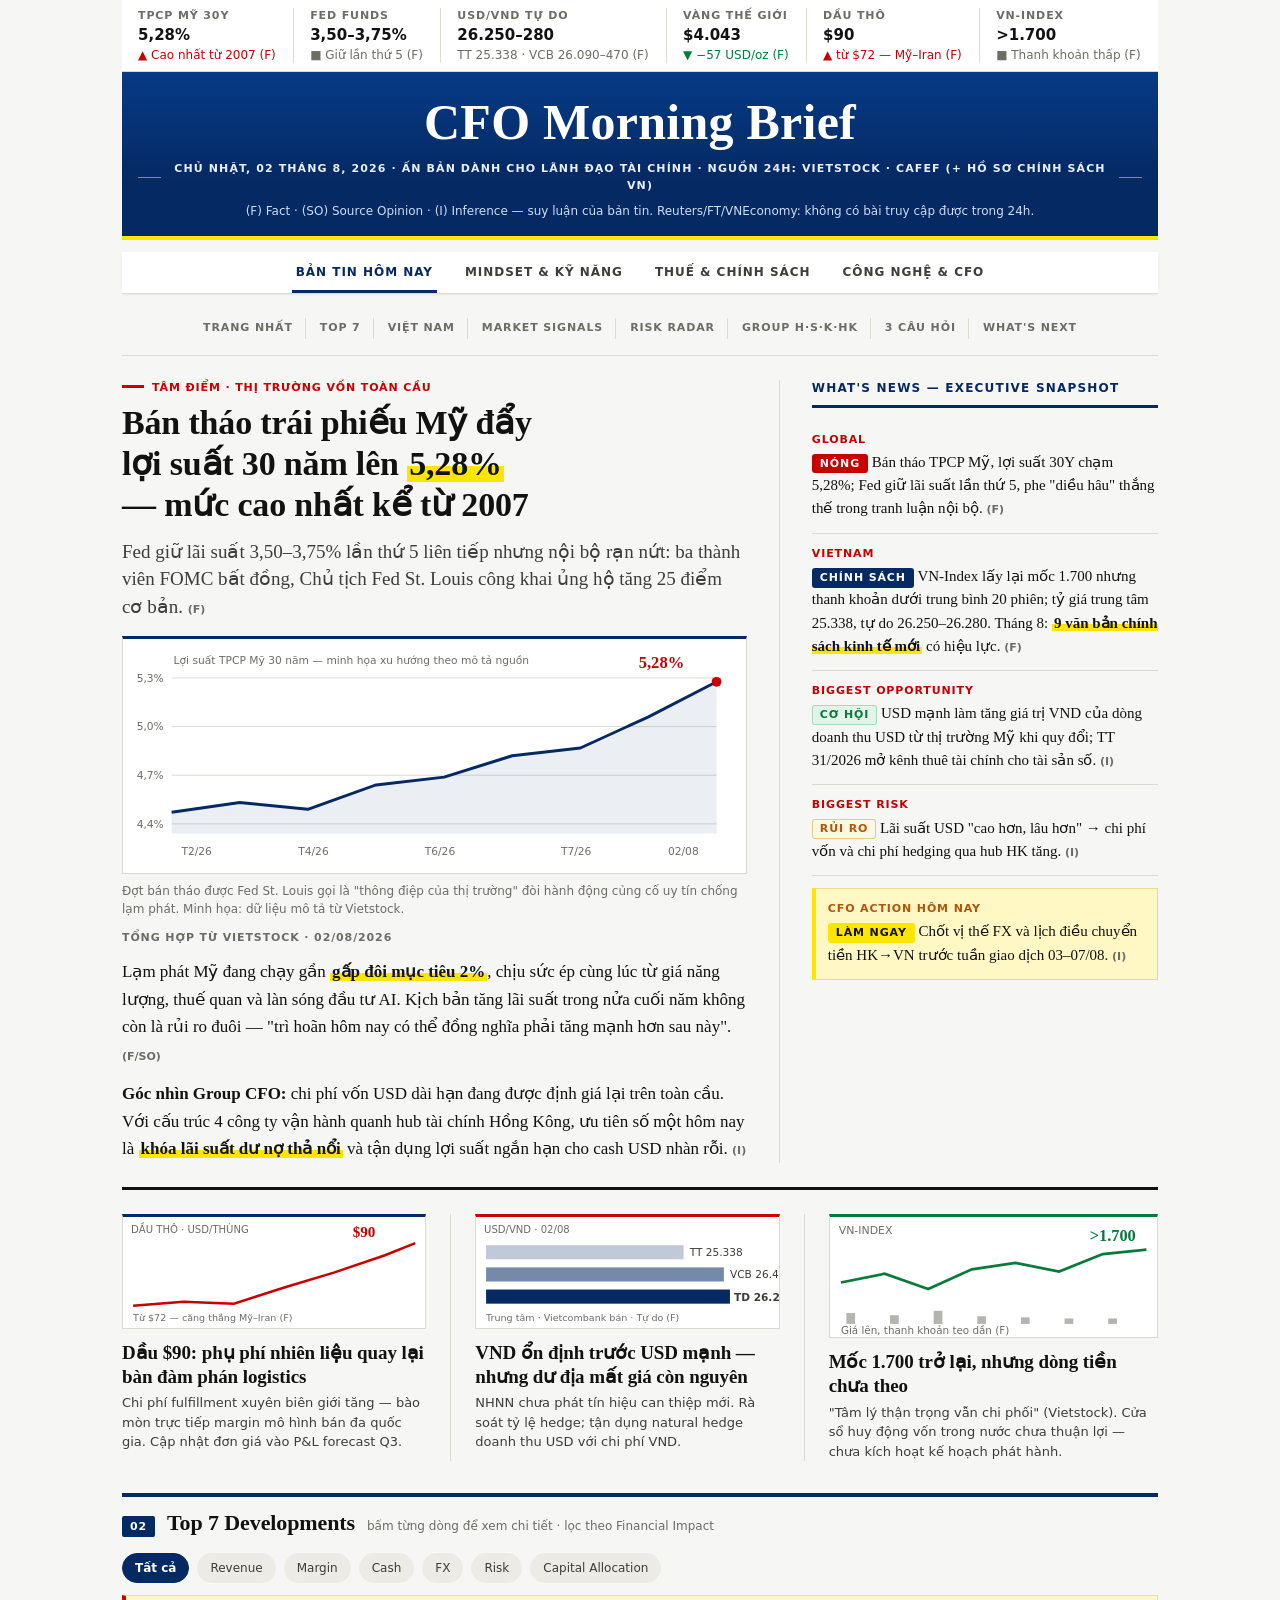
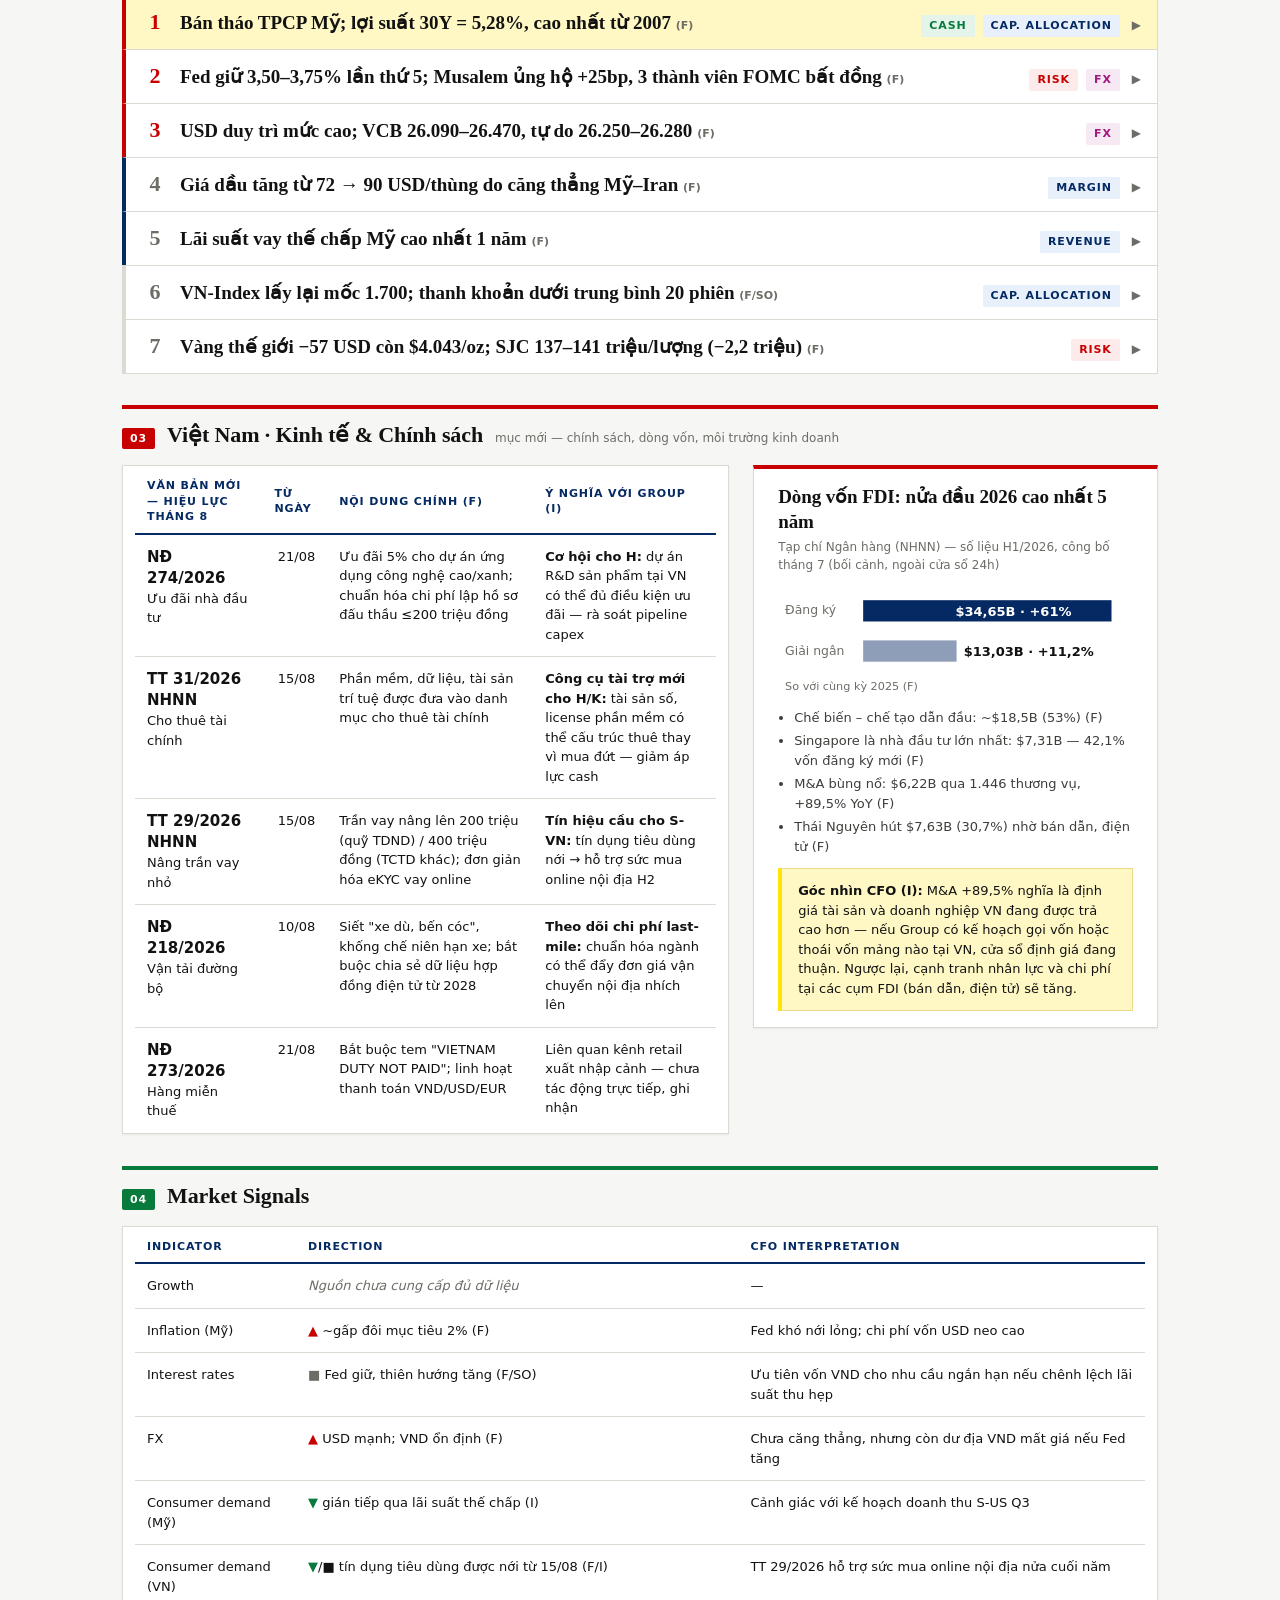
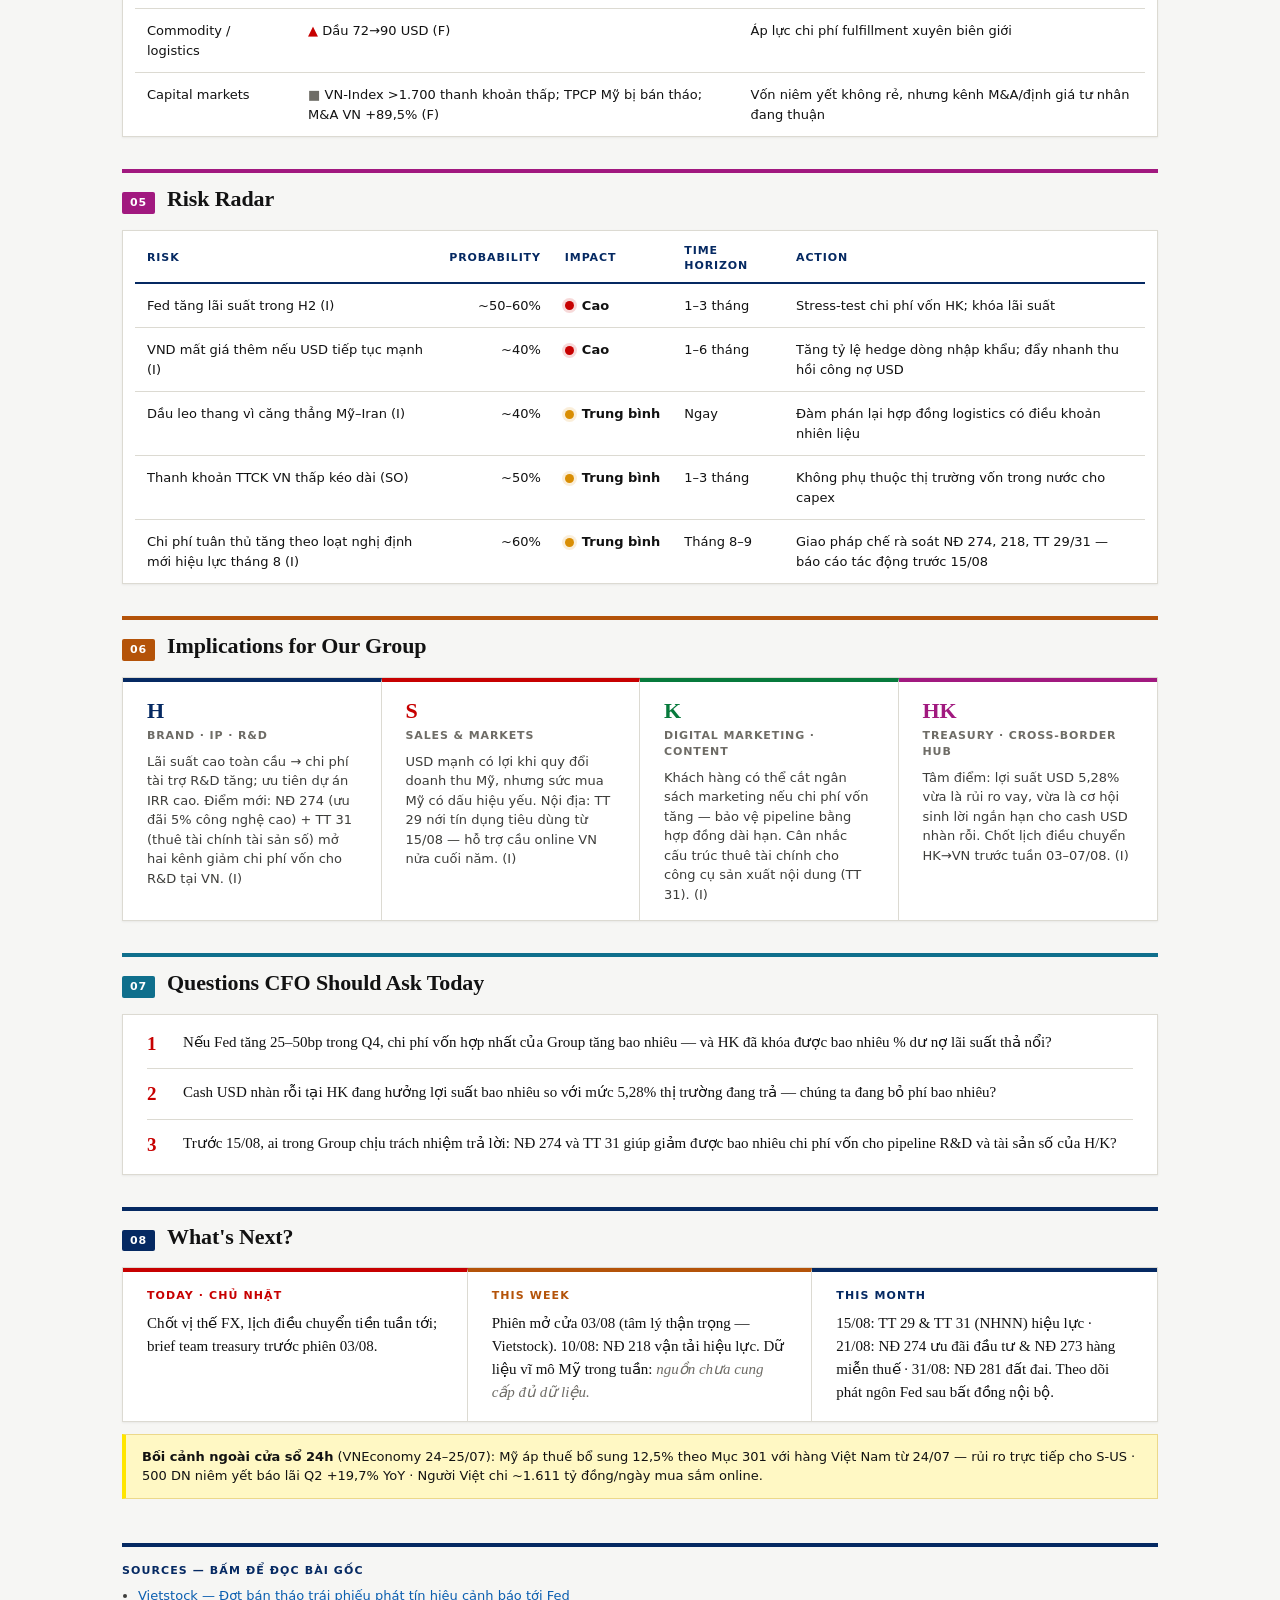
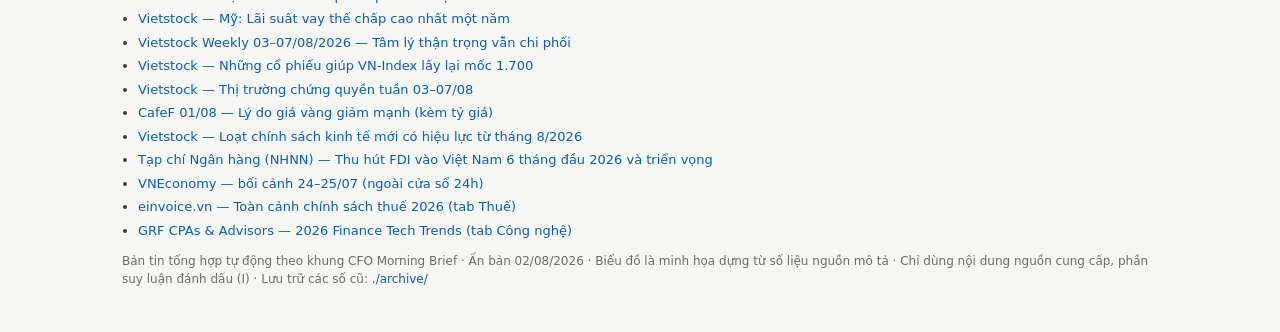
<file: archive/2026-08-02.html>
<!DOCTYPE html>
<html lang="vi">
<head>
<meta charset="UTF-8">
<meta name="viewport" content="width=device-width, initial-scale=1.0">
<title>CFO Morning Brief – 02/08/2026</title>
<style>
  /* ============================================================
     HỆ THỐNG CHỮ + MÀU — CFO Morning Brief
     Font: bộ serif có đủ dấu tiếng Việt. KHÔNG dùng font thiếu
     glyph Việt (chữ sẽ rơi font giữa dòng, giãn cách lỗi).
     Thang cỡ chữ: 11 · 12 · 13 · 15 · 17 · 19 · 22 · 26 · 34
     Thang khoảng cách: 4 · 8 · 12 · 16 · 24 · 32 · 44
     GIAO DIỆN: CHỈ CÓ NỀN SÁNG. Không dark mode, không theme toggle.
     Bảng màu theo lối The Guardian: xanh măng-sét, đỏ tin nóng,
     vàng đánh dấu điểm nhấn, dải màu section để phân vùng nội dung.
     ============================================================ */
  :root {
    --serif: "Noto Serif", Cambria, "Palatino Linotype", "Times New Roman", Times, serif;
    --sans: system-ui, -apple-system, "Segoe UI", Roboto, "Helvetica Neue", Arial, sans-serif;

    --t-micro: 11px;   /* nhãn chữ hoa */
    --t-xs:    12px;   /* chú thích, meta */
    --t-sm:    13px;   /* nội dung bảng, ghi chú UI */
    --t-base:  15px;   /* UI thường */
    --t-body:  17px;   /* văn xuôi serif */
    --t-h4:    19px;
    --t-h3:    22px;
    --t-h2:    26px;

    --lh-tight: 1.2;
    --lh-head:  1.28;
    --lh-ui:    1.5;
    --lh-prose: 1.62;

    --sp1: 4px; --sp2: 8px; --sp3: 12px; --sp4: 16px; --sp5: 24px; --sp6: 32px; --sp7: 44px;

    /* ---- BẢNG MÀU (chỉ nền sáng) ---- */
    color-scheme: light only;
    --paper: #f6f6f4;
    --surface: #ffffff;
    --ink: #121212;
    --ink-2: #3d3d3a;
    --muted: #6e6c66;
    --hair: #dcdad2;
    --rule: #121212;

    --brand: #052962;      /* xanh măng-sét Guardian */
    --brand-2: #0a4b8f;
    --accent: #c70000;     /* đỏ tin nóng */
    --link: #0a5eb0;
    --hl: #ffe500;         /* vàng đánh dấu */
    --hl-soft: #fff8c4;
    --up-bad: #c70000;
    --down-good: #077a3c;
    --warn: #b45309;
    --chip-bg: #ecebe5;
    --warn-bg: #fff8e1;

    /* dải màu luân phiên cho các section */
    --sec: var(--brand);
    --c1: #052962; --c2: #c70000; --c3: #077a3c;
    --c4: #a1197f; --c5: #b45309; --c6: #0f6f8c;

    --shadow-1: 0 1px 2px rgba(18,18,18,.06);
    --shadow-2: 0 6px 18px rgba(5,41,98,.10);
    --ease: cubic-bezier(.2,.6,.25,1);
  }

  * { box-sizing: border-box; margin: 0; padding: 0; }
  html { scroll-behavior: smooth; }
  body {
    font-family: var(--serif);
    font-size: var(--t-body);
    line-height: var(--lh-prose);
    background: var(--paper);
    color: var(--ink);
    -webkit-font-smoothing: antialiased;
    text-rendering: optimizeLegibility;
  }
  p { margin-bottom: var(--sp3); }
  p:last-child { margin-bottom: 0; }
  .wrap { max-width: 1080px; margin: 0 auto; padding: 0 22px var(--sp7); }
  a { color: var(--link); }
  h1, h2, h3, h4 { line-height: var(--lh-head); font-weight: 700; letter-spacing: -0.005em; }
  strong, b { font-weight: 700; }
  ::selection { background: var(--hl); color: var(--ink); }

  /* nhãn chữ hoa dùng chung — mọi nơi cùng một công thức */
  .kicker, .byline, .stamp, .railhead, .wl, .tk, .secno, nav.toc a,
  .tabbar button, th, .tag, .masthead .dateline, .next h3, .gcard .role, .badge {
    font-family: var(--sans);
    text-transform: uppercase;
    letter-spacing: .08em;
    font-weight: 700;
  }

  /* ===== Đánh dấu điểm nhấn ===== */
  /* .hl — bút dạ vàng cho cụm từ/con số quan trọng trong văn xuôi */
  .hl {
    background-image: linear-gradient(transparent 58%, var(--hl) 58%);
    padding: 0 2px;
    font-weight: 700;
  }
  /* .badge — nhãn phân loại tin: nóng / mới / theo dõi / tốt */
  .badge {
    display: inline-block; font-size: var(--t-micro); line-height: 1.45;
    padding: 2px var(--sp2); border-radius: 3px; white-space: nowrap;
    background: var(--chip-bg); color: var(--ink-2); vertical-align: middle;
  }
  .badge.crit  { background: var(--accent); color: #fff; }
  .badge.new   { background: var(--brand); color: #fff; }
  .badge.watch { background: var(--warn-bg); color: var(--warn); box-shadow: inset 0 0 0 1px #e6c98a; }
  .badge.ok    { background: #e4f4ea; color: var(--down-good); box-shadow: inset 0 0 0 1px #a8d9bd; }
  .badge.mark  { background: var(--hl); color: var(--ink); }

  /* ===== Dải chỉ số thị trường ===== */
  .ticker {
    display: flex; overflow-x: auto; padding: var(--sp2) 0;
    background: var(--surface); border-bottom: 1px solid var(--hair);
  }
  .ticker .ti { flex: 1 0 auto; min-width: 136px; padding: 0 var(--sp4); border-right: 1px solid var(--hair); }
  .ticker .ti:last-child { border-right: none; }
  .ticker .tk { font-size: var(--t-micro); color: var(--muted); line-height: 1.4; }
  .ticker .tv { font-family: var(--sans); font-size: var(--t-base); font-weight: 700; font-variant-numeric: tabular-nums; line-height: 1.35; margin-top: 2px; }
  .ticker .td { font-family: var(--sans); font-size: var(--t-xs); line-height: 1.4; margin-top: 1px; }
  .ticker .td.bad { color: var(--up-bad); }
  .ticker .td.good { color: var(--down-good); }
  .ticker .td.flat { color: var(--muted); }

  /* ===== Măng-sét (khối xanh Guardian) ===== */
  .masthead {
    display: flex; flex-direction: column; align-items: center;
    background: var(--brand);
    background-image: linear-gradient(180deg, #063a86 0%, var(--brand) 68%);
    color: #fff;
    padding: var(--sp5) var(--sp4) var(--sp4);
    border-bottom: 4px solid var(--hl);
    margin-bottom: var(--sp1);
  }
  .masthead h1 { font-size: clamp(32px, 5.6vw, 50px); line-height: 1.06; letter-spacing: .005em; text-align: center; color: #fff; }
  .masthead .dateline {
    display: flex; align-items: center; gap: var(--sp3); width: 100%;
    margin-top: var(--sp3); font-size: var(--t-micro); letter-spacing: .1em;
    color: #e9eefb; line-height: 1.5; text-align: center;
  }
  .masthead .dateline::before, .masthead .dateline::after { content: ""; flex: 1 1 24px; border-top: 1px solid rgba(255,255,255,.45); }
  .legend { font-family: var(--sans); font-size: var(--t-xs); line-height: 1.5; color: var(--muted); text-align: center; margin-top: var(--sp2); }
  .masthead .legend { color: #cfdcf5; }

  /* ===== Thanh tab ===== */
  .tabbar {
    display: flex; justify-content: center; flex-wrap: wrap;
    border-bottom: 1px solid var(--hair);
    margin-top: var(--sp3); position: sticky; top: 0; background: var(--surface); z-index: 20;
    box-shadow: var(--shadow-1);
  }
  .tabbar button {
    position: relative; background: none; border: none; cursor: pointer;
    padding: var(--sp3) var(--sp4); font-size: var(--t-xs); color: var(--ink-2); line-height: 1.4;
    transition: color .18s var(--ease);
  }
  .tabbar button::after {
    content: ""; position: absolute; left: var(--sp3); right: var(--sp3); bottom: 0; height: 3px;
    background: var(--brand); transform: scaleX(0); transform-origin: left;
    transition: transform .22s var(--ease);
  }
  .tabbar button:hover { color: var(--brand); }
  .tabbar button:hover::after { transform: scaleX(.45); background: var(--hair); }
  .tabbar button.active { color: var(--brand); }
  .tabbar button.active::after { transform: scaleX(1); background: var(--brand); }
  .tabpanel { display: none; padding-top: var(--sp5); }
  .tabpanel.active { display: block; animation: panelIn .3s var(--ease) both; }
  @keyframes panelIn { from { opacity: 0; transform: translateY(6px); } to { opacity: 1; transform: none; } }

  /* ===== Mục lục trong tab 1 ===== */
  nav.toc { display: flex; flex-wrap: wrap; justify-content: center; gap: 2px; padding-bottom: var(--sp4); border-bottom: 1px solid var(--hair); }
  nav.toc a { font-size: var(--t-micro); font-weight: 600; color: var(--muted); text-decoration: none; padding: 2px var(--sp3); border-right: 1px solid var(--hair); line-height: 1.5; transition: color .16s var(--ease); }
  nav.toc a:last-child { border-right: none; }
  nav.toc a:hover { color: var(--accent); }

  /* ===== Trang nhất ===== */
  .front { display: grid; grid-template-columns: 1.9fr 1fr; gap: 0 var(--sp6); padding-top: var(--sp5); }
  .front .lead { padding-right: var(--sp6); border-right: 1px solid var(--hair); }
  @media (max-width: 780px) {
    .front { grid-template-columns: 1fr; }
    .front .lead { padding-right: 0; border-right: none; border-bottom: 1px solid var(--hair); padding-bottom: var(--sp5); margin-bottom: var(--sp5); }
  }
  .kicker { font-size: var(--t-micro); color: var(--accent); margin-bottom: var(--sp2); line-height: 1.4; }
  .kicker::before { content: ""; display: inline-block; width: 22px; height: 3px; background: var(--accent); vertical-align: middle; margin-right: var(--sp2); transform: translateY(-1px); }
  .lead h2.head { font-size: clamp(25px, 3.2vw, 34px); line-height: var(--lh-tight); margin-bottom: var(--sp3); text-wrap: balance; }
  .lead .deck { font-size: var(--t-h4); line-height: 1.45; color: var(--ink-2); margin-bottom: var(--sp4); }
  .byline { font-size: var(--t-micro); font-weight: 600; color: var(--muted); margin-bottom: var(--sp3); line-height: 1.5; }
  .lead p.body { font-size: var(--t-body); margin-bottom: var(--sp3); }
  .lead p.body:last-child { margin-bottom: 0; }

  .figure { margin: var(--sp2) 0 var(--sp3); }
  .figure svg { width: 100%; height: auto; display: block; border: 1px solid var(--hair); border-top: 3px solid var(--brand); background: var(--surface); }
  .figure figcaption { font-family: var(--sans); font-size: var(--t-xs); line-height: 1.5; color: var(--muted); padding-top: var(--sp2); }

  .facttag { font-family: var(--sans); font-size: var(--t-micro); font-weight: 700; color: var(--muted); white-space: nowrap; }

  /* Cột What's News */
  .rail .railhead { font-size: var(--t-xs); letter-spacing: .1em; color: var(--brand); border-bottom: 3px solid var(--brand); padding-bottom: var(--sp2); margin-bottom: var(--sp3); line-height: 1.4; }
  .wn { padding: var(--sp3) 0; border-bottom: 1px solid var(--hair); font-size: var(--t-base); line-height: 1.55; }
  .wn:last-child { border-bottom: none; }
  .wn .wl { display: block; font-size: var(--t-micro); color: var(--accent); margin-bottom: var(--sp1); line-height: 1.4; }
  .wn.action {
    background: var(--hl-soft); border: 1px solid #ecd98a; border-left: 4px solid var(--hl);
    margin: var(--sp3) 0 0; padding: var(--sp3);
  }
  .wn.action .wl { color: var(--warn); }

  /* Hàng 3 tin có biểu đồ */
  .featurerow { display: grid; grid-template-columns: repeat(auto-fit, minmax(230px, 1fr)); gap: var(--sp5); border-top: 3px solid var(--ink); margin-top: var(--sp5); padding-top: var(--sp5); }
  .feat { border-right: 1px solid var(--hair); padding-right: var(--sp5); transition: transform .2s var(--ease); }
  .feat:hover { transform: translateY(-3px); }
  .feat:last-child { border-right: none; padding-right: 0; }
  .feat svg { width: 100%; height: auto; display: block; border: 1px solid var(--hair); border-top: 3px solid var(--sec); background: var(--surface); }
  .feat:nth-child(1) { --sec: var(--c1); }
  .feat:nth-child(2) { --sec: var(--c2); }
  .feat:nth-child(3) { --sec: var(--c3); }
  .feat h4 { font-size: var(--t-h4); margin: var(--sp3) 0 var(--sp1); }
  .feat p { font-family: var(--sans); font-size: var(--t-sm); line-height: var(--lh-ui); color: var(--ink-2); }
  @media (max-width: 780px) {
    .feat { border-right: none; padding-right: 0; border-bottom: 1px solid var(--hair); padding-bottom: var(--sp4); }
    .feat:last-child { border-bottom: none; padding-bottom: 0; }
  }

  /* ===== Khối section — mỗi section một màu ===== */
  section.sec { margin-top: var(--sp6); }
  section.sec:nth-of-type(6n+1) { --sec: var(--c1); }
  section.sec:nth-of-type(6n+2) { --sec: var(--c2); }
  section.sec:nth-of-type(6n+3) { --sec: var(--c3); }
  section.sec:nth-of-type(6n+4) { --sec: var(--c4); }
  section.sec:nth-of-type(6n+5) { --sec: var(--c5); }
  section.sec:nth-of-type(6n+6) { --sec: var(--c6); }
  .sechead {
    display: flex; align-items: baseline; flex-wrap: wrap; gap: var(--sp3);
    border-top: 4px solid var(--sec); padding-top: var(--sp3); margin-bottom: var(--sp4);
  }
  .sechead h2 { font-size: var(--t-h3); }
  .sechead .secno { font-size: var(--t-micro); color: #fff; background: var(--sec); padding: 3px var(--sp2); border-radius: 2px; line-height: 1.4; }
  .sechead .note { font-family: var(--sans); font-size: var(--t-xs); font-weight: 400; color: var(--muted); line-height: 1.5; }

  /* ===== Thẻ & bảng ===== */
  .card {
    background: var(--surface); border: 1px solid var(--hair); padding: var(--sp4) var(--sp5);
    box-shadow: var(--shadow-1); transition: box-shadow .22s var(--ease), transform .22s var(--ease);
  }
  .card:hover { box-shadow: var(--shadow-2); transform: translateY(-2px); }
  .card.pad > *:last-child { margin-bottom: 0; }
  .card.tablewrap { padding: 0 var(--sp3); overflow-x: auto; }
  .card.accent { border-top: 4px solid var(--sec); }
  .cardtitle { font-size: var(--t-h4); margin-bottom: var(--sp2); }
  .uinote { font-family: var(--sans); font-size: var(--t-sm); line-height: var(--lh-ui); color: var(--ink-2); margin-bottom: var(--sp3); }
  .lede { font-size: var(--t-h4); line-height: 1.5; color: var(--ink-2); margin-bottom: var(--sp4); }
  .tabpanel:not(#tab-brief) > p, .tabpanel:not(#tab-brief) > .lede, .tabpanel > .tabhead { max-width: 76ch; }
  .prose p { margin-bottom: var(--sp3); }
  .prose p:last-child { margin-bottom: 0; }
  .tabhead { font-size: clamp(24px, 3.1vw, 32px); line-height: var(--lh-tight); margin-bottom: var(--sp3); text-wrap: balance; }
  .stamp { font-size: var(--t-micro); color: var(--muted); margin-bottom: var(--sp4); line-height: 1.5; }
  .srcname { display: inline-block; font-family: var(--sans); font-size: var(--t-micro); font-weight: 400; letter-spacing: 0; text-transform: none; color: var(--muted); line-height: 1.45; margin-top: 2px; }

  table { width: 100%; border-collapse: collapse; font-family: var(--sans); font-size: var(--t-sm); line-height: var(--lh-ui); }
  th { text-align: left; font-size: var(--t-micro); color: var(--brand); padding: var(--sp3) var(--sp3) var(--sp2); border-bottom: 2px solid var(--brand); line-height: 1.4; }
  td { padding: var(--sp3); border-bottom: 1px solid var(--hair); vertical-align: top; }
  tbody tr { transition: background .16s var(--ease); }
  tbody tr:hover { background: #f4f7fd; }
  tr:last-child td { border-bottom: none; }
  td.num { text-align: right; font-variant-numeric: tabular-nums; white-space: nowrap; }
  td .vb, td b.vb { display: inline-block; font-size: var(--t-base); font-weight: 700; line-height: 1.4; }
  tr.key td { background: var(--hl-soft); }
  tr.key td:first-child { box-shadow: inset 3px 0 0 var(--hl); }
  .dir { font-weight: 700; }
  .dir.up { color: var(--up-bad); } .dir.down { color: var(--down-good); } .dir.flat { color: var(--muted); }
  .impact { display: inline-flex; align-items: center; gap: var(--sp2); font-size: var(--t-sm); font-weight: 600; white-space: nowrap; }
  .impact .dot { width: 9px; height: 9px; border-radius: 50%; flex: 0 0 auto; background: var(--muted); }
  .impact.high .dot { background: var(--accent); box-shadow: 0 0 0 3px rgba(199,0,0,.15); }
  .impact.med .dot { background: #d98e04; box-shadow: 0 0 0 3px rgba(217,142,4,.15); }
  .impact.low .dot { background: var(--down-good); box-shadow: 0 0 0 3px rgba(7,122,60,.14); }
  .missing { color: var(--muted); font-style: italic; }

  /* ===== Chip lọc + accordion Top 7 ===== */
  .chips { display: flex; flex-wrap: wrap; gap: var(--sp2); margin-bottom: var(--sp3); }
  .chip {
    font-family: var(--sans); font-size: var(--t-xs); line-height: 1.5; padding: 5px var(--sp3);
    border-radius: 999px; cursor: pointer; user-select: none;
    background: var(--chip-bg); color: var(--ink-2); border: 1px solid transparent;
    transition: background .16s var(--ease), color .16s var(--ease), border-color .16s var(--ease);
  }
  .chip:hover { border-color: var(--brand); color: var(--brand); }
  .chip.active { background: var(--brand); color: #fff; font-weight: 700; border-color: var(--brand); }

  .dev {
    background: var(--surface); border: 1px solid var(--hair); border-left: 4px solid var(--hair);
    margin-bottom: -1px;
    transition: border-left-color .2s var(--ease), box-shadow .2s var(--ease);
  }
  .dev:hover { box-shadow: var(--shadow-1); }
  .dev[data-p="1"], .dev[data-p="2"], .dev[data-p="3"] { border-left-color: var(--accent); }
  .dev[data-p="4"], .dev[data-p="5"] { border-left-color: var(--brand); }
  .dev.open { border-left-color: var(--brand-2); box-shadow: var(--shadow-2); position: relative; z-index: 1; }
  .dev-head { display: flex; align-items: baseline; gap: var(--sp3); padding: var(--sp3) var(--sp4); cursor: pointer; }
  .dev-head:hover { background: #f4f7fd; }
  .dev .pri { flex: 0 0 26px; font-size: var(--t-h3); font-weight: 700; color: var(--muted); text-align: center; line-height: 1.25; }
  .dev[data-p="1"] .pri, .dev[data-p="2"] .pri, .dev[data-p="3"] .pri { color: var(--accent); }
  .dev .t { flex: 1 1 260px; font-size: var(--t-h4); font-weight: 700; line-height: 1.32; }
  .dev.key .dev-head { background: var(--hl-soft); }
  .dev.key .dev-head:hover { background: #fdf3ae; }
  .dev .tags { display: flex; flex-wrap: wrap; gap: var(--sp2); }
  .tag { font-size: var(--t-micro); font-weight: 600; padding: 3px var(--sp2); background: var(--chip-bg); color: var(--ink-2); white-space: nowrap; line-height: 1.45; border-radius: 2px; }
  .tag.rev { background: #e8f0fb; color: var(--brand); }
  .tag.risk { background: #fdeaea; color: var(--accent); }
  .tag.cash { background: #e4f4ea; color: var(--down-good); }
  .tag.fx { background: #f6e9f4; color: var(--c4); }
  .dev .arrow { font-family: var(--sans); font-size: var(--t-xs); color: var(--muted); transition: transform .18s var(--ease); }
  .dev.open .arrow { transform: rotate(90deg); }
  .dev-body { display: none; padding: 0 var(--sp5) var(--sp4) 66px; }
  .dev.open .dev-body { display: block; animation: bodyIn .24s var(--ease) both; }
  @keyframes bodyIn { from { opacity: 0; transform: translateY(-4px); } to { opacity: 1; transform: none; } }
  .dev-body dl { display: grid; grid-template-columns: 128px 1fr; gap: var(--sp2) var(--sp3); font-family: var(--sans); font-size: var(--t-sm); line-height: var(--lh-ui); }
  .dev-body dt { font-size: var(--t-micro); font-weight: 700; text-transform: uppercase; letter-spacing: .08em; color: var(--brand); padding-top: 1px; }
  .dev.hidden { display: none; }
  @media (max-width: 620px) {
    .dev-body { padding-left: var(--sp4); }
    .dev-body dl { grid-template-columns: 1fr; gap: 2px; }
    .dev-body dd { margin-bottom: var(--sp2); }
  }

  /* ===== Mục Việt Nam ===== */
  .vnGrid { display: grid; grid-template-columns: 1.5fr 1fr; gap: var(--sp5); align-items: start; }
  @media (max-width: 860px) { .vnGrid { grid-template-columns: 1fr; } }
  .fdi {
    background: var(--surface); border: 1px solid var(--hair); border-top: 4px solid var(--sec);
    padding: var(--sp4) var(--sp5); box-shadow: var(--shadow-1);
    transition: box-shadow .22s var(--ease), transform .22s var(--ease);
  }
  .fdi:hover { box-shadow: var(--shadow-2); transform: translateY(-2px); }
  .fdi h3 { font-size: var(--t-h4); margin-bottom: var(--sp1); }
  .fdi .sub { font-family: var(--sans); font-size: var(--t-xs); line-height: var(--lh-ui); color: var(--muted); margin-bottom: var(--sp3); }
  .fdi svg { width: 100%; height: auto; display: block; margin-bottom: var(--sp2); }
  .fdi ul { font-family: var(--sans); font-size: var(--t-sm); line-height: var(--lh-ui); color: var(--ink-2); padding-left: var(--sp4); margin-top: var(--sp2); }
  .fdi li { margin-bottom: var(--sp1); }
  .callout, .cfoline {
    font-family: var(--sans); font-size: var(--t-sm); line-height: var(--lh-ui);
    background: var(--hl-soft); border: 1px solid #ecd98a; border-left: 4px solid var(--hl);
    padding: var(--sp3) var(--sp4); margin-top: var(--sp3);
  }

  /* ===== Thẻ 4 công ty ===== */
  .grid4 { display: grid; grid-template-columns: repeat(auto-fit, minmax(220px, 1fr)); border: 1px solid var(--hair); background: var(--surface); box-shadow: var(--shadow-1); }
  .gcard { padding: var(--sp4) var(--sp5); border-right: 1px solid var(--hair); border-top: 4px solid var(--sec); transition: background .18s var(--ease); }
  .gcard:nth-child(1) { --sec: var(--c1); }
  .gcard:nth-child(2) { --sec: var(--c2); }
  .gcard:nth-child(3) { --sec: var(--c3); }
  .gcard:nth-child(4) { --sec: var(--c4); }
  .gcard:hover { background: #fafbfe; }
  .gcard:last-child { border-right: none; }
  @media (max-width: 920px) {
    .gcard { border-right: none; border-bottom: 1px solid var(--hair); }
    .gcard:last-child { border-bottom: none; }
  }
  .gcard h3 { font-size: var(--t-h3); line-height: 1.2; color: var(--sec); }
  .gcard .role { display: block; font-size: var(--t-micro); color: var(--muted); margin: var(--sp1) 0 var(--sp2); line-height: 1.45; }
  .gcard p { font-family: var(--sans); font-size: var(--t-sm); line-height: var(--lh-ui); color: var(--ink-2); }

  /* ===== Danh sách đánh số ===== */
  .q { display: flex; gap: var(--sp3); padding: var(--sp3) 0; border-bottom: 1px solid var(--hair); font-size: var(--t-base); line-height: 1.55; }
  .q:last-child { border-bottom: none; padding-bottom: 0; }
  .q:first-child { padding-top: 0; }
  .q .qn { flex: 0 0 24px; font-size: var(--t-h4); font-weight: 700; color: var(--accent); line-height: 1.35; }

  /* ===== What's Next / lộ trình ===== */
  .next { display: grid; grid-template-columns: repeat(auto-fit, minmax(240px, 1fr)); border: 1px solid var(--hair); background: var(--surface); box-shadow: var(--shadow-1); }
  .next > div { padding: var(--sp4) var(--sp5); border-right: 1px solid var(--hair); border-top: 4px solid var(--sec); }
  .next > div:nth-child(1) { --sec: var(--c2); }
  .next > div:nth-child(2) { --sec: var(--c5); }
  .next > div:nth-child(3) { --sec: var(--c1); }
  .next > div:last-child { border-right: none; }
  @media (max-width: 820px) {
    .next > div { border-right: none; border-bottom: 1px solid var(--hair); }
    .next > div:last-child { border-bottom: none; }
  }
  .next h3 { font-size: var(--t-micro); letter-spacing: .1em; color: var(--sec); margin-bottom: var(--sp2); line-height: 1.4; }
  .next p { font-size: var(--t-base); line-height: 1.55; }

  /* ===== Trích dẫn ===== */
  .quotebox {
    background: var(--surface); border: 1px solid var(--hair); border-left: 5px solid var(--hl);
    padding: var(--sp5); margin: var(--sp3) 0 var(--sp4); box-shadow: var(--shadow-1);
  }
  .quotebox .qt { font-size: var(--t-h3); line-height: 1.45; font-style: italic; text-wrap: pretty; }
  .quotebox .who { font-family: var(--sans); font-size: var(--t-xs); font-weight: 600; color: var(--brand); margin-top: var(--sp3); line-height: var(--lh-ui); }

  .twocol { display: grid; grid-template-columns: 1.5fr 1fr; gap: var(--sp5); align-items: start; }
  @media (max-width: 860px) { .twocol { grid-template-columns: 1fr; } }

  /* ===== Hiệu ứng hiện dần khi cuộn ===== */
  .reveal { opacity: 0; transform: translateY(14px); transition: opacity .5s var(--ease), transform .5s var(--ease); }
  .reveal.in { opacity: 1; transform: none; }

  /* ===== Chân trang ===== */
  footer { margin-top: var(--sp7); padding-top: var(--sp4); border-top: 4px solid var(--brand); font-family: var(--sans); font-size: var(--t-sm); line-height: var(--lh-ui); color: var(--ink-2); }
  footer h4 { font-family: var(--sans); font-size: var(--t-micro); text-transform: uppercase; letter-spacing: .1em; color: var(--brand); margin-bottom: var(--sp2); line-height: 1.4; }
  footer ul { padding-left: var(--sp4); }
  footer li { margin-bottom: var(--sp1); }
  footer a { text-decoration: none; }
  footer a:hover { text-decoration: underline; }
  @media (max-width: 640px) {
    .wrap { padding: 0 16px var(--sp6); }
    .tabbar { flex-wrap: nowrap; overflow-x: auto; justify-content: flex-start; }
    .tabbar button { padding: 11px 14px; white-space: nowrap; }
    .masthead { padding-top: var(--sp4); }
    .masthead .dateline { justify-content: center; letter-spacing: .06em; }
    .masthead .dateline::before, .masthead .dateline::after { display: none; }
    nav.toc { gap: 0; }
    nav.toc a { padding: 2px var(--sp2); }
    .ticker .ti { min-width: 124px; padding: 0 var(--sp3); }
  }
  footer .fine { margin-top: var(--sp3); font-size: var(--t-xs); color: var(--muted); line-height: var(--lh-ui); }

  /* ===== Tôn trọng thiết lập giảm chuyển động ===== */
  @media (prefers-reduced-motion: reduce) {
    html { scroll-behavior: auto; }
    *, *::before, *::after { animation: none !important; transition: none !important; }
    .reveal { opacity: 1; transform: none; }
  }
</style>
</head>
<body>
<div class="wrap">

<!-- Market data strip -->
<div class="ticker">
  <div class="ti"><div class="tk">TPCP Mỹ 30Y</div><div class="tv">5,28%</div><div class="td bad">▲ Cao nhất từ 2007 (F)</div></div>
  <div class="ti"><div class="tk">Fed Funds</div><div class="tv">3,50–3,75%</div><div class="td flat">■ Giữ lần thứ 5 (F)</div></div>
  <div class="ti"><div class="tk">USD/VND tự do</div><div class="tv">26.250–280</div><div class="td flat">TT 25.338 · VCB 26.090–470 (F)</div></div>
  <div class="ti"><div class="tk">Vàng thế giới</div><div class="tv">$4.043</div><div class="td good">▼ −57 USD/oz (F)</div></div>
  <div class="ti"><div class="tk">Dầu thô</div><div class="tv">$90</div><div class="td bad">▲ từ $72 — Mỹ–Iran (F)</div></div>
  <div class="ti"><div class="tk">VN-Index</div><div class="tv">&gt;1.700</div><div class="td flat">■ Thanh khoản thấp (F)</div></div>
</div>

<header class="masthead">
  <h1>CFO Morning Brief</h1>
  <div class="dateline">Chủ nhật, 02 tháng 8, 2026 · Ấn bản dành cho lãnh đạo tài chính · Nguồn 24h: Vietstock · CafeF (+ hồ sơ chính sách VN)</div>
  <div class="legend">(F) Fact · (SO) Source Opinion · (I) Inference — suy luận của bản tin. Reuters/FT/VNEconomy: không có bài truy cập được trong 24h.</div>
</header>

<div class="tabbar" id="tabbar">
  <button class="active" data-tab="tab-brief">Bản tin hôm nay</button>
  <button data-tab="tab-mindset">Mindset &amp; Kỹ năng</button>
  <button data-tab="tab-tax">Thuế &amp; Chính sách</button>
  <button data-tab="tab-tech">Công nghệ &amp; CFO</button>
</div>

<div class="tabpanel active" id="tab-brief">
<nav class="toc">
  <a href="#front">Trang nhất</a>
  <a href="#dev">Top 7</a>
  <a href="#vietnam">Việt Nam</a>
  <a href="#signals">Market Signals</a>
  <a href="#risk">Risk Radar</a>
  <a href="#group">Group H·S·K·HK</a>
  <a href="#questions">3 Câu hỏi</a>
  <a href="#next">What's Next</a>
</nav>

<!-- ===== FRONT PAGE ===== -->
<div class="front" id="front">
  <div class="lead">
    <div class="kicker">Tâm điểm · Thị trường vốn toàn cầu</div>
    <h2 class="head">Bán tháo trái phiếu Mỹ đẩy lợi suất 30 năm lên <span class="hl">5,28%</span> — mức cao nhất kể từ 2007</h2>
    <div class="deck">Fed giữ lãi suất 3,50–3,75% lần thứ 5 liên tiếp nhưng nội bộ rạn nứt: ba thành viên FOMC bất đồng, Chủ tịch Fed St. Louis công khai ủng hộ tăng 25 điểm cơ bản. <span class="facttag">(F)</span></div>
    <figure class="figure">
      <svg viewBox="0 0 640 240" role="img" aria-label="Lợi suất trái phiếu chính phủ Mỹ kỳ hạn 30 năm tăng lên 5,28%">
        <rect width="640" height="240" fill="none"/>
        <g stroke="#dcdad2" stroke-width="1">
          <line x1="50" y1="40" x2="610" y2="40"/><line x1="50" y1="90" x2="610" y2="90"/>
          <line x1="50" y1="140" x2="610" y2="140"/><line x1="50" y1="190" x2="610" y2="190"/>
        </g>
        <g font-family="system-ui" font-size="11" fill="#6e6c66">
          <text x="14" y="44">5,3%</text><text x="14" y="94">5,0%</text><text x="14" y="144">4,7%</text><text x="14" y="194">4,4%</text>
          <text x="60" y="222">T2/26</text><text x="180" y="222">T4/26</text><text x="310" y="222">T6/26</text><text x="450" y="222">T7/26</text><text x="560" y="222">02/08</text>
        </g>
        <path d="M50,178 L120,168 L190,175 L260,150 L330,142 L400,120 L470,112 L540,80 L610,44" fill="none" stroke="#052962" stroke-width="3" stroke-linejoin="round"/>
        <path d="M50,178 L120,168 L190,175 L260,150 L330,142 L400,120 L470,112 L540,80 L610,44 L610,200 L50,200 Z" fill="#052962" opacity="0.08"/>
        <circle cx="610" cy="44" r="5" fill="#c70000"/>
        <text x="530" y="30" font-family="Noto Serif, Cambria, Times New Roman, serif" font-size="17" font-weight="bold" fill="#c70000">5,28%</text>
        <text x="52" y="26" font-family="system-ui" font-size="11" fill="#6e6c66">Lợi suất TPCP Mỹ 30 năm — minh họa xu hướng theo mô tả nguồn</text>
      </svg>
      <figcaption>Đợt bán tháo được Fed St. Louis gọi là "thông điệp của thị trường" đòi hành động củng cố uy tín chống lạm phát. Minh họa: dữ liệu mô tả từ Vietstock.</figcaption>
    </figure>
    <div class="byline">Tổng hợp từ Vietstock · 02/08/2026</div>
    <p class="body">Lạm phát Mỹ đang chạy gần <span class="hl">gấp đôi mục tiêu 2%</span>, chịu sức ép cùng lúc từ giá năng lượng, thuế quan và làn sóng đầu tư AI. Kịch bản tăng lãi suất trong nửa cuối năm không còn là rủi ro đuôi — "trì hoãn hôm nay có thể đồng nghĩa phải tăng mạnh hơn sau này". <span class="facttag">(F/SO)</span></p>
    <p class="body"><strong>Góc nhìn Group CFO:</strong> chi phí vốn USD dài hạn đang được định giá lại trên toàn cầu. Với cấu trúc 4 công ty vận hành quanh hub tài chính Hồng Kông, ưu tiên số một hôm nay là <span class="hl">khóa lãi suất dư nợ thả nổi</span> và tận dụng lợi suất ngắn hạn cho cash USD nhàn rỗi. <span class="facttag">(I)</span></p>
  </div>

  <aside class="rail">
    <h3 class="railhead">What's News — Executive Snapshot</h3>
    <div class="wn"><span class="wl">Global</span><span class="badge crit">Nóng</span> Bán tháo TPCP Mỹ, lợi suất 30Y chạm 5,28%; Fed giữ lãi suất lần thứ 5, phe "diều hâu" thắng thế trong tranh luận nội bộ. <span class="facttag">(F)</span></div>
    <div class="wn"><span class="wl">Vietnam</span><span class="badge new">Chính sách</span> VN-Index lấy lại mốc 1.700 nhưng thanh khoản dưới trung bình 20 phiên; tỷ giá trung tâm 25.338, tự do 26.250–26.280. Tháng 8: <span class="hl">9 văn bản chính sách kinh tế mới</span> có hiệu lực. <span class="facttag">(F)</span></div>
    <div class="wn"><span class="wl">Biggest Opportunity</span><span class="badge ok">Cơ hội</span> USD mạnh làm tăng giá trị VND của dòng doanh thu USD từ thị trường Mỹ khi quy đổi; TT 31/2026 mở kênh thuê tài chính cho tài sản số. <span class="facttag">(I)</span></div>
    <div class="wn"><span class="wl">Biggest Risk</span><span class="badge watch">Rủi ro</span> Lãi suất USD "cao hơn, lâu hơn" → chi phí vốn và chi phí hedging qua hub HK tăng. <span class="facttag">(I)</span></div>
    <div class="wn action"><span class="wl">CFO Action hôm nay</span><span class="badge mark">Làm ngay</span> Chốt vị thế FX và lịch điều chuyển tiền HK→VN trước tuần giao dịch 03–07/08. <span class="facttag">(I)</span></div>
  </aside>
</div>

<!-- Feature row -->
<div class="featurerow">
  <div class="feat reveal">
    <svg viewBox="0 0 300 110" role="img" aria-label="Giá dầu tăng từ 72 lên 90 USD một thùng">
      <g font-family="system-ui" font-size="10" fill="#6e6c66"><text x="8" y="16">DẦU THÔ · USD/THÙNG</text></g>
      <path d="M10,88 L60,84 L110,86 L160,70 L210,55 L260,38 L290,26" fill="none" stroke="#c70000" stroke-width="2.5"/>
      <text x="228" y="20" font-family="Noto Serif, Cambria, Times New Roman, serif" font-size="15" font-weight="bold" fill="#c70000">$90</text>
      <text x="10" y="103" font-family="system-ui" font-size="9.5" fill="#6e6c66">Từ $72 — căng thẳng Mỹ–Iran (F)</text>
    </svg>
    <h4>Dầu $90: phụ phí nhiên liệu quay lại bàn đàm phán logistics</h4>
    <p>Chi phí fulfillment xuyên biên giới tăng — bào mòn trực tiếp margin mô hình bán đa quốc gia. Cập nhật đơn giá vào P&amp;L forecast Q3.</p>
  </div>
  <div class="feat reveal">
    <svg viewBox="0 0 300 110" role="img" aria-label="Tỷ giá USD/VND các mức ngày 02/08">
      <g font-family="system-ui" font-size="10" fill="#6e6c66"><text x="8" y="16">USD/VND · 02/08</text></g>
      <g font-family="system-ui" font-size="10.5" fill="#3d3d3a">
        <rect x="10" y="28" width="196" height="14" fill="#052962" opacity=".25"/><text x="212" y="39">TT 25.338</text>
        <rect x="10" y="50" width="236" height="14" fill="#052962" opacity=".55"/><text x="252" y="61">VCB 26.470</text>
        <rect x="10" y="72" width="242" height="14" fill="#052962"/><text x="256" y="83" font-weight="bold">TD 26.280</text>
      </g>
      <text x="10" y="103" font-family="system-ui" font-size="9.5" fill="#6e6c66">Trung tâm · Vietcombank bán · Tự do (F)</text>
    </svg>
    <h4>VND ổn định trước USD mạnh — nhưng dư địa mất giá còn nguyên</h4>
    <p>NHNN chưa phát tín hiệu can thiệp mới. Rà soát tỷ lệ hedge; tận dụng natural hedge doanh thu USD với chi phí VND.</p>
  </div>
  <div class="feat reveal">
    <svg viewBox="0 0 300 110" role="img" aria-label="VN-Index vượt 1700 điểm thanh khoản thấp">
      <g font-family="system-ui" font-size="10" fill="#6e6c66"><text x="8" y="16">VN-INDEX</text></g>
      <path d="M10,60 L50,52 L90,66 L130,48 L170,42 L210,50 L250,34 L290,30" fill="none" stroke="#077a3c" stroke-width="2.5"/>
      <g fill="#6e6c66" opacity=".5"><rect x="15" y="88" width="8" height="10"/><rect x="55" y="90" width="8" height="8"/><rect x="95" y="86" width="8" height="12"/><rect x="135" y="91" width="8" height="7"/><rect x="175" y="92" width="8" height="6"/><rect x="215" y="93" width="8" height="5"/><rect x="255" y="93" width="8" height="5"/></g>
      <text x="238" y="22" font-family="Noto Serif, Cambria, Times New Roman, serif" font-size="15" font-weight="bold" fill="#077a3c">&gt;1.700</text>
      <text x="10" y="107" font-family="system-ui" font-size="9.5" fill="#6e6c66">Giá lên, thanh khoản teo dần (F)</text>
    </svg>
    <h4>Mốc 1.700 trở lại, nhưng dòng tiền chưa theo</h4>
    <p>"Tâm lý thận trọng vẫn chi phối" (Vietstock). Cửa sổ huy động vốn trong nước chưa thuận lợi — chưa kích hoạt kế hoạch phát hành.</p>
  </div>
</div>

<!-- ===== TOP 7 ===== -->
<section class="sec reveal" id="dev">
  <div class="sechead"><span class="secno">02</span><h2>Top 7 Developments</h2><span class="note">bấm từng dòng để xem chi tiết · lọc theo Financial Impact</span></div>
  <div class="chips" id="chips">
    <span class="chip active" data-f="all">Tất cả</span>
    <span class="chip" data-f="Revenue">Revenue</span>
    <span class="chip" data-f="Margin">Margin</span>
    <span class="chip" data-f="Cash">Cash</span>
    <span class="chip" data-f="FX">FX</span>
    <span class="chip" data-f="Risk">Risk</span>
    <span class="chip" data-f="CapAlloc">Capital Allocation</span>
  </div>

  <div class="dev key" data-p="1" data-f="Cash CapAlloc">
    <div class="dev-head"><div class="pri">1</div><div class="t">Bán tháo TPCP Mỹ; lợi suất 30Y = 5,28%, cao nhất từ 2007 <span class="facttag">(F)</span></div><div class="tags"><span class="tag cash">Cash</span><span class="tag rev">Cap. Allocation</span></div><span class="arrow">▶</span></div>
    <div class="dev-body"><dl>
      <dt>Why it matters</dt><dd>Chi phí vốn USD dài hạn tăng trên toàn cầu; Musalem (Fed St. Louis) coi đây là "thông điệp của thị trường" đòi Fed hành động củng cố uy tín chống lạm phát.</dd>
      <dt>Chi tiết</dt><dd>Lạm phát Mỹ gần gấp đôi mục tiêu 2%; áp lực từ năng lượng, thuế quan và đầu tư AI. (F/SO)</dd>
      <dt>CFO Action</dt><dd>Hoãn vay USD dài hạn; khóa lãi suất các khoản vay hiện hữu qua hub HK.</dd>
      <dt>Nguồn</dt><dd><a href="https://vietstock.vn/2026/08/dot-ban-thao-trai-phieu-phat-tin-hieu-canh-bao-toi-fed-773-1475411.htm" target="_blank" rel="noopener">Vietstock — Đợt bán tháo trái phiếu phát tín hiệu cảnh báo tới Fed</a></dd>
    </dl></div>
  </div>

  <div class="dev" data-p="2" data-f="Risk FX">
    <div class="dev-head"><div class="pri">2</div><div class="t">Fed giữ 3,50–3,75% lần thứ 5; Musalem ủng hộ +25bp, 3 thành viên FOMC bất đồng <span class="facttag">(F)</span></div><div class="tags"><span class="tag risk">Risk</span><span class="tag fx">FX</span></div><span class="arrow">▶</span></div>
    <div class="dev-body"><dl>
      <dt>Why it matters</dt><dd>Kịch bản tăng lãi suất trong H2 là thực tế, không còn là rủi ro đuôi — trì hoãn hôm nay có thể đồng nghĩa tăng mạnh hơn sau này (SO).</dd>
      <dt>CFO Action</dt><dd>Cập nhật kịch bản lãi suất trong forecast H2; stress-test chi phí vốn hợp nhất.</dd>
      <dt>Nguồn</dt><dd><a href="https://vietstock.vn/2026/08/dot-ban-thao-trai-phieu-phat-tin-hieu-canh-bao-toi-fed-773-1475411.htm" target="_blank" rel="noopener">Vietstock</a></dd>
    </dl></div>
  </div>

  <div class="dev" data-p="3" data-f="FX">
    <div class="dev-head"><div class="pri">3</div><div class="t">USD duy trì mức cao; VCB 26.090–26.470, tự do 26.250–26.280 <span class="facttag">(F)</span></div><div class="tags"><span class="tag fx">FX</span></div><span class="arrow">▶</span></div>
    <div class="dev-body"><dl>
      <dt>Why it matters</dt><dd>Ảnh hưởng trực tiếp giá trị hợp đồng ký qua HK và COGS nhập khẩu; tỷ giá trung tâm 25.338 không đổi — NHNN chưa phát tín hiệu can thiệp mới.</dd>
      <dt>CFO Action</dt><dd>Rà soát tỷ lệ hedging; tận dụng natural hedge giữa doanh thu USD (S-US) và chi phí VND.</dd>
      <dt>Nguồn</dt><dd><a href="https://cafef.vn/ly-do-gia-vang-giam-manh-188260801095311459.chn" target="_blank" rel="noopener">CafeF 01/08 — Lý do giá vàng giảm mạnh</a></dd>
    </dl></div>
  </div>

  <div class="dev" data-p="4" data-f="Margin">
    <div class="dev-head"><div class="pri">4</div><div class="t">Giá dầu tăng từ 72 → 90 USD/thùng do căng thẳng Mỹ–Iran <span class="facttag">(F)</span></div><div class="tags"><span class="tag rev">Margin</span></div><span class="arrow">▶</span></div>
    <div class="dev-body"><dl>
      <dt>Why it matters</dt><dd>Chi phí logistics xuyên biên giới tăng — trực tiếp bào mòn margin của mô hình bán hàng đa quốc gia.</dd>
      <dt>CFO Action</dt><dd>Cập nhật đơn giá vận chuyển vào P&amp;L forecast Q3; đàm phán điều khoản phụ phí nhiên liệu.</dd>
      <dt>Nguồn</dt><dd><a href="https://vietstock.vn/2026/08/dot-ban-thao-trai-phieu-phat-tin-hieu-canh-bao-toi-fed-773-1475411.htm" target="_blank" rel="noopener">Vietstock</a></dd>
    </dl></div>
  </div>

  <div class="dev" data-p="5" data-f="Revenue">
    <div class="dev-head"><div class="pri">5</div><div class="t">Lãi suất vay thế chấp Mỹ cao nhất 1 năm <span class="facttag">(F)</span></div><div class="tags"><span class="tag rev">Revenue</span></div><span class="arrow">▶</span></div>
    <div class="dev-body"><dl>
      <dt>Why it matters</dt><dd>Leading indicator cho sức mua người tiêu dùng Mỹ — thị trường doanh thu chủ lực của S-US (I).</dd>
      <dt>CFO Action</dt><dd>Theo dõi conversion rate và AOV thị trường Mỹ ngay trong tuần này.</dd>
      <dt>Nguồn</dt><dd><a href="https://vietstock.vn/2026/08/my-lai-suat-vay-the-chap-tang-vot-len-muc-cao-nhat-trong-mot-nam-772-1475398.htm" target="_blank" rel="noopener">Vietstock — Lãi suất vay thế chấp Mỹ cao nhất một năm</a></dd>
    </dl></div>
  </div>

  <div class="dev" data-p="6" data-f="CapAlloc">
    <div class="dev-head"><div class="pri">6</div><div class="t">VN-Index lấy lại mốc 1.700; thanh khoản dưới trung bình 20 phiên <span class="facttag">(F/SO)</span></div><div class="tags"><span class="tag rev">Cap. Allocation</span></div><span class="arrow">▶</span></div>
    <div class="dev-body"><dl>
      <dt>Why it matters</dt><dd>Cửa sổ huy động vốn trong nước chưa thuận lợi; phiên 31/07 chịu chốt lời, khối ngoại bán ròng phiên cuối tuần (mua ròng nhẹ cả tuần ở chứng quyền).</dd>
      <dt>CFO Action</dt><dd>Chưa kích hoạt kế hoạch huy động vốn / thoái vốn trong nước.</dd>
      <dt>Nguồn</dt><dd><a href="https://vietstock.vn/2026/08/vietstock-weekly-03-07082026-tam-ly-than-trong-van-chi-phoi-1636-1474933.htm" target="_blank" rel="noopener">Vietstock Weekly 03–07/08</a> · <a href="https://vietstock.vn/2026/08/nhung-co-phieu-nao-giup-vn-index-lay-lai-moc-1700-diem-830-1474890.htm" target="_blank" rel="noopener">VN-Index lấy lại mốc 1.700</a></dd>
    </dl></div>
  </div>

  <div class="dev" data-p="7" data-f="Risk">
    <div class="dev-head"><div class="pri">7</div><div class="t">Vàng thế giới −57 USD còn $4.043/oz; SJC 137–141 triệu/lượng (−2,2 triệu) <span class="facttag">(F)</span></div><div class="tags"><span class="tag risk">Risk</span></div><span class="arrow">▶</span></div>
    <div class="dev-body"><dl>
      <dt>Why it matters</dt><dd>Xác nhận tín hiệu USD mạnh chứ không phải biến động riêng của vàng; chênh lệch trong nước–thế giới ~12 triệu/lượng.</dd>
      <dt>CFO Action</dt><dd>Không dùng vàng làm nơi trú ẩn treasury; giữ kỷ luật quản trị USD/VND.</dd>
      <dt>Nguồn</dt><dd><a href="https://cafef.vn/ly-do-gia-vang-giam-manh-188260801095311459.chn" target="_blank" rel="noopener">CafeF 01/08</a></dd>
    </dl></div>
  </div>
</section>

<!-- ===== VIETNAM FOCUS ===== -->
<section class="sec reveal" id="vietnam">
  <div class="sechead"><span class="secno">03</span><h2>Việt Nam · Kinh tế &amp; Chính sách</h2><span class="note">mục mới — chính sách, dòng vốn, môi trường kinh doanh</span></div>
  <div class="vnGrid">
    <div class="card tablewrap">
      <table>
        <thead><tr><th>Văn bản mới — hiệu lực tháng 8</th><th>Từ ngày</th><th>Nội dung chính (F)</th><th>Ý nghĩa với Group (I)</th></tr></thead>
        <tbody>
          <tr><td><b class="vb">NĐ 274/2026</b><br>Ưu đãi nhà đầu tư</td><td class="num">21/08</td><td>Ưu đãi 5% cho dự án ứng dụng công nghệ cao/xanh; chuẩn hóa chi phí lập hồ sơ đấu thầu ≤200 triệu đồng</td><td><strong>Cơ hội cho H:</strong> dự án R&amp;D sản phẩm tại VN có thể đủ điều kiện ưu đãi — rà soát pipeline capex</td></tr>
          <tr><td><b class="vb">TT 31/2026 NHNN</b><br>Cho thuê tài chính</td><td class="num">15/08</td><td>Phần mềm, dữ liệu, tài sản trí tuệ được đưa vào danh mục cho thuê tài chính</td><td><strong>Công cụ tài trợ mới cho H/K:</strong> tài sản số, license phần mềm có thể cấu trúc thuê thay vì mua đứt — giảm áp lực cash</td></tr>
          <tr><td><b class="vb">TT 29/2026 NHNN</b><br>Nâng trần vay nhỏ</td><td class="num">15/08</td><td>Trần vay nâng lên 200 triệu (quỹ TDND) / 400 triệu đồng (TCTD khác); đơn giản hóa eKYC vay online</td><td><strong>Tín hiệu cầu cho S-VN:</strong> tín dụng tiêu dùng nới → hỗ trợ sức mua online nội địa H2</td></tr>
          <tr><td><b class="vb">NĐ 218/2026</b><br>Vận tải đường bộ</td><td class="num">10/08</td><td>Siết "xe dù, bến cóc", khống chế niên hạn xe; bắt buộc chia sẻ dữ liệu hợp đồng điện tử từ 2028</td><td><strong>Theo dõi chi phí last-mile:</strong> chuẩn hóa ngành có thể đẩy đơn giá vận chuyển nội địa nhích lên</td></tr>
          <tr><td><b class="vb">NĐ 273/2026</b><br>Hàng miễn thuế</td><td class="num">21/08</td><td>Bắt buộc tem "VIETNAM DUTY NOT PAID"; linh hoạt thanh toán VND/USD/EUR</td><td>Liên quan kênh retail xuất nhập cảnh — chưa tác động trực tiếp, ghi nhận</td></tr>
        </tbody>
      </table>
    </div>
    <div class="fdi">
      <h3>Dòng vốn FDI: nửa đầu 2026 cao nhất 5 năm</h3>
      <div class="sub">Tạp chí Ngân hàng (NHNN) — số liệu H1/2026, công bố tháng 7 (bối cảnh, ngoài cửa sổ 24h)</div>
      <svg viewBox="0 0 300 96" role="img" aria-label="FDI đăng ký 34,65 tỷ USD, giải ngân 13,03 tỷ USD">
        <g font-family="system-ui" font-size="10.5" fill="#6e6c66">
          <text x="6" y="24">Đăng ký</text><text x="6" y="58">Giải ngân</text>
        </g>
        <rect x="72" y="12" width="210" height="18" fill="#052962"/>
        <rect x="72" y="46" width="79" height="18" fill="#052962" opacity=".45"/>
        <g font-family="system-ui" font-size="11" font-weight="bold" fill="#111">
          <text x="150" y="25" fill="#fff">$34,65B · +61%</text>
          <text x="157" y="59">$13,03B · +11,2%</text>
        </g>
        <text x="6" y="88" font-family="system-ui" font-size="9.5" fill="#6e6c66">So với cùng kỳ 2025 (F)</text>
      </svg>
      <ul>
        <li>Chế biến – chế tạo dẫn đầu: ~$18,5B (53%) (F)</li>
        <li>Singapore là nhà đầu tư lớn nhất: $7,31B — 42,1% vốn đăng ký mới (F)</li>
        <li>M&amp;A bùng nổ: $6,22B qua 1.446 thương vụ, +89,5% YoY (F)</li>
        <li>Thái Nguyên hút $7,63B (30,7%) nhờ bán dẫn, điện tử (F)</li>
      </ul>
      <div class="cfoline"><strong>Góc nhìn CFO (I):</strong> M&amp;A +89,5% nghĩa là định giá tài sản và doanh nghiệp VN đang được trả cao hơn — nếu Group có kế hoạch gọi vốn hoặc thoái vốn mảng nào tại VN, cửa sổ định giá đang thuận. Ngược lại, cạnh tranh nhân lực và chi phí tại các cụm FDI (bán dẫn, điện tử) sẽ tăng.</div>
    </div>
  </div>
</section>

<!-- ===== SIGNALS ===== -->
<section class="sec reveal" id="signals">
  <div class="sechead"><span class="secno">04</span><h2>Market Signals</h2></div>
  <div class="card tablewrap">
    <table>
      <thead><tr><th>Indicator</th><th>Direction</th><th>CFO Interpretation</th></tr></thead>
      <tbody>
        <tr><td>Growth</td><td class="missing">Nguồn chưa cung cấp đủ dữ liệu</td><td>—</td></tr>
        <tr><td>Inflation (Mỹ)</td><td><span class="dir up">▲</span> ~gấp đôi mục tiêu 2% (F)</td><td>Fed khó nới lỏng; chi phí vốn USD neo cao</td></tr>
        <tr><td>Interest rates</td><td><span class="dir flat">■</span> Fed giữ, thiên hướng tăng (F/SO)</td><td>Ưu tiên vốn VND cho nhu cầu ngắn hạn nếu chênh lệch lãi suất thu hẹp</td></tr>
        <tr><td>FX</td><td><span class="dir up">▲</span> USD mạnh; VND ổn định (F)</td><td>Chưa căng thẳng, nhưng còn dư địa VND mất giá nếu Fed tăng</td></tr>
        <tr><td>Consumer demand (Mỹ)</td><td><span class="dir down">▼</span> gián tiếp qua lãi suất thế chấp (I)</td><td>Cảnh giác với kế hoạch doanh thu S-US Q3</td></tr>
        <tr><td>Consumer demand (VN)</td><td><span class="dir down">▼</span>/■ tín dụng tiêu dùng được nới từ 15/08 (F/I)</td><td>TT 29/2026 hỗ trợ sức mua online nội địa nửa cuối năm</td></tr>
        <tr><td>Commodity / logistics</td><td><span class="dir up">▲</span> Dầu 72→90 USD (F)</td><td>Áp lực chi phí fulfillment xuyên biên giới</td></tr>
        <tr><td>Capital markets</td><td><span class="dir flat">■</span> VN-Index &gt;1.700 thanh khoản thấp; TPCP Mỹ bị bán tháo; M&amp;A VN +89,5% (F)</td><td>Vốn niêm yết không rẻ, nhưng kênh M&amp;A/định giá tư nhân đang thuận</td></tr>
      </tbody>
    </table>
  </div>
</section>

<!-- ===== RISK ===== -->
<section class="sec reveal" id="risk">
  <div class="sechead"><span class="secno">05</span><h2>Risk Radar</h2></div>
  <div class="card tablewrap">
    <table>
      <thead><tr><th>Risk</th><th style="text-align:right">Probability</th><th>Impact</th><th>Time Horizon</th><th>Action</th></tr></thead>
      <tbody>
        <tr><td>Fed tăng lãi suất trong H2 (I)</td><td class="num">~50–60%</td><td><span class="impact high"><span class="dot"></span>Cao</span></td><td>1–3 tháng</td><td>Stress-test chi phí vốn HK; khóa lãi suất</td></tr>
        <tr><td>VND mất giá thêm nếu USD tiếp tục mạnh (I)</td><td class="num">~40%</td><td><span class="impact high"><span class="dot"></span>Cao</span></td><td>1–6 tháng</td><td>Tăng tỷ lệ hedge dòng nhập khẩu; đẩy nhanh thu hồi công nợ USD</td></tr>
        <tr><td>Dầu leo thang vì căng thẳng Mỹ–Iran (I)</td><td class="num">~40%</td><td><span class="impact med"><span class="dot"></span>Trung bình</span></td><td>Ngay</td><td>Đàm phán lại hợp đồng logistics có điều khoản nhiên liệu</td></tr>
        <tr><td>Thanh khoản TTCK VN thấp kéo dài (SO)</td><td class="num">~50%</td><td><span class="impact med"><span class="dot"></span>Trung bình</span></td><td>1–3 tháng</td><td>Không phụ thuộc thị trường vốn trong nước cho capex</td></tr>
        <tr><td>Chi phí tuân thủ tăng theo loạt nghị định mới hiệu lực tháng 8 (I)</td><td class="num">~60%</td><td><span class="impact med"><span class="dot"></span>Trung bình</span></td><td>Tháng 8–9</td><td>Giao pháp chế rà soát NĐ 274, 218, TT 29/31 — báo cáo tác động trước 15/08</td></tr>
      </tbody>
    </table>
  </div>
</section>

<!-- ===== GROUP ===== -->
<section class="sec reveal" id="group">
  <div class="sechead"><span class="secno">06</span><h2>Implications for Our Group</h2></div>
  <div class="grid4">
    <div class="gcard"><h3>H</h3><span class="role">Brand · IP · R&amp;D</span><p>Lãi suất cao toàn cầu → chi phí tài trợ R&amp;D tăng; ưu tiên dự án IRR cao. Điểm mới: NĐ 274 (ưu đãi 5% công nghệ cao) + TT 31 (thuê tài chính tài sản số) mở hai kênh giảm chi phí vốn cho R&amp;D tại VN. (I)</p></div>
    <div class="gcard"><h3>S</h3><span class="role">Sales &amp; Markets</span><p>USD mạnh có lợi khi quy đổi doanh thu Mỹ, nhưng sức mua Mỹ có dấu hiệu yếu. Nội địa: TT 29 nới tín dụng tiêu dùng từ 15/08 — hỗ trợ cầu online VN nửa cuối năm. (I)</p></div>
    <div class="gcard"><h3>K</h3><span class="role">Digital Marketing · Content</span><p>Khách hàng có thể cắt ngân sách marketing nếu chi phí vốn tăng — bảo vệ pipeline bằng hợp đồng dài hạn. Cân nhắc cấu trúc thuê tài chính cho công cụ sản xuất nội dung (TT 31). (I)</p></div>
    <div class="gcard"><h3>HK</h3><span class="role">Treasury · Cross-border Hub</span><p>Tâm điểm: lợi suất USD 5,28% vừa là rủi ro vay, vừa là cơ hội sinh lời ngắn hạn cho cash USD nhàn rỗi. Chốt lịch điều chuyển HK→VN trước tuần 03–07/08. (I)</p></div>
  </div>
</section>

<!-- ===== QUESTIONS ===== -->
<section class="sec reveal" id="questions">
  <div class="sechead"><span class="secno">07</span><h2>Questions CFO Should Ask Today</h2></div>
  <div class="card pad">
    <div class="q"><div class="qn">1</div><div>Nếu Fed tăng 25–50bp trong Q4, chi phí vốn hợp nhất của Group tăng bao nhiêu — và HK đã khóa được bao nhiêu % dư nợ lãi suất thả nổi?</div></div>
    <div class="q"><div class="qn">2</div><div>Cash USD nhàn rỗi tại HK đang hưởng lợi suất bao nhiêu so với mức 5,28% thị trường đang trả — chúng ta đang bỏ phí bao nhiêu?</div></div>
    <div class="q"><div class="qn">3</div><div>Trước 15/08, ai trong Group chịu trách nhiệm trả lời: NĐ 274 và TT 31 giúp giảm được bao nhiêu chi phí vốn cho pipeline R&amp;D và tài sản số của H/K?</div></div>
  </div>
</section>

<!-- ===== NEXT ===== -->
<section class="sec reveal" id="next">
  <div class="sechead"><span class="secno">08</span><h2>What's Next?</h2></div>
  <div class="next">
    <div><h3>Today · Chủ nhật</h3><p>Chốt vị thế FX, lịch điều chuyển tiền tuần tới; brief team treasury trước phiên 03/08.</p></div>
    <div><h3>This Week</h3><p>Phiên mở cửa 03/08 (tâm lý thận trọng — Vietstock). 10/08: NĐ 218 vận tải hiệu lực. Dữ liệu vĩ mô Mỹ trong tuần: <span class="missing">nguồn chưa cung cấp đủ dữ liệu.</span></p></div>
    <div><h3>This Month</h3><p>15/08: TT 29 &amp; TT 31 (NHNN) hiệu lực · 21/08: NĐ 274 ưu đãi đầu tư &amp; NĐ 273 hàng miễn thuế · 31/08: NĐ 281 đất đai. Theo dõi phát ngôn Fed sau bất đồng nội bộ.</p></div>
  </div>
  <p class="callout"><strong>Bối cảnh ngoài cửa sổ 24h</strong> (VNEconomy 24–25/07): Mỹ áp thuế bổ sung 12,5% theo Mục 301 với hàng Việt Nam từ 24/07 — rủi ro trực tiếp cho S-US · 500 DN niêm yết báo lãi Q2 +19,7% YoY · Người Việt chi ~1.611 tỷ đồng/ngày mua sắm online.</p>
</section>
</div><!-- /tab-brief -->

<!-- ===== TAB: MINDSET ===== -->
<div class="tabpanel" id="tab-mindset">
  <div class="stamp">Chuyên mục rèn luyện · nội dung xoay vòng mỗi ngày · Ấn bản 02/08/2026</div>

  <div class="kicker">Tư duy hôm nay · Kỷ luật đối diện vấn đề</div>
  <h2 class="tabhead">"Problems don't age well" — nguyên tắc Jamie Dimon và bản đồ vấn đề của người đứng đầu tài chính</h2>
  <div class="quotebox">
    <div class="qt">"Vấn đề không tự đẹp lên theo thời gian. Hãy lôi nó ra ánh sáng ngay hôm nay."</div>
    <div class="who">Jamie Dimon · Chairman &amp; CEO, JPMorganChase — nguyên tắc quản trị được ông nhắc lại nhiều năm trong thư cổ đông và phỏng vấn</div>
  </div>
  <p>Dimon bắt đầu ngày từ ~5h sáng bằng việc đọc — báo chí, báo cáo nội bộ, dữ liệu thị trường — trước khi bất kỳ cuộc họp nào diễn ra. Điều ông đòi hỏi ở đội ngũ không phải sự lạc quan, mà là <strong>danh sách sự thật khó chịu</strong>: khoản nợ nào đang xấu đi, khách hàng nào đang rời bỏ, giả định nào trong kế hoạch đã sai. Với một CFO, đây là kỷ luật đáng học nhất: báo cáo hay nhất không phải báo cáo đẹp nhất, mà là báo cáo <em>nói thật sớm nhất</em>.</p>
  <div class="callout"><strong>Áp dụng hôm nay:</strong> mở sổ tay, viết 3 "sự thật khó chịu" của tài chính Group mà bạn đang tránh nhìn (một khoản công nợ, một giả định doanh thu, một chi phí đang phình). Đặt lịch xử lý cái đầu tiên trong tuần này — trước khi nó "già đi".</div>

  <section class="sec reveal">
    <div class="sechead"><span class="secno">B</span><h2>Thói quen hàng ngày của những người đứng đầu</h2><span class="note">đúc kết từ phát ngôn &amp; thực hành được ghi nhận công khai</span></div>
    <div class="card tablewrap">
      <table>
        <thead><tr><th>Người</th><th>Thói quen / nguyên tắc</th><th>Vì sao hiệu quả</th><th>Cách bạn áp dụng ở quy mô Group</th></tr></thead>
        <tbody>
          <tr><td><b class="vb">Warren Buffett</b><br><span class="srcname">Berkshire Hathaway</span></td><td>Đọc 5–6 giờ mỗi ngày; chỉ quyết định trong "vòng tròn hiểu biết"</td><td>Lợi thế kép của kiến thức tích lũy; tránh sai lầm ở lĩnh vực không hiểu</td><td>Chặn 45 phút đọc mỗi sáng trước khi mở email; từ chối phê duyệt khoản đầu tư bạn không giải thích được bằng 1 trang giấy</td></tr>
          <tr><td><b class="vb">Ruth Porat</b><br><span class="srcname">President &amp; CIO Alphabet, cựu CFO Morgan Stanley</span></td><td>Kỷ luật phân bổ vốn: mọi sáng kiến phải cạnh tranh vốn như nhau; dám nói "không" với dự án của chính CEO</td><td>Biến phòng tài chính từ "người ghi sổ" thành "người gác cổng giá trị"</td><td>Lập một bảng xếp hạng IRR duy nhất cho mọi đề xuất capex của cả H, S, K, HK — không có ngoại lệ theo cảm tình</td></tr>
          <tr><td><b class="vb">Jeff Bezos</b><br><span class="srcname">Amazon</span></td><td>Cấm slide trong họp lãnh đạo — thay bằng memo 6 trang đọc im lặng đầu giờ</td><td>Viết văn xuôi buộc tư duy phải liền mạch; slide che giấu lỗ hổng logic</td><td>Yêu cầu đề xuất ngân sách lớn của 4 công ty nộp dạng memo: bối cảnh → số liệu → rủi ro → đề nghị</td></tr>
          <tr><td><b class="vb">Tim Cook</b><br><span class="srcname">Apple</span></td><td>Dậy ~4–5h; tự đọc phản hồi khách hàng; vận hành chuỗi cung ứng bằng số liệu từng đơn vị</td><td>Người đứng đầu chạm dữ liệu gốc, không chỉ nghe báo cáo đã lọc</td><td>Mỗi tuần một lần, tự mở dữ liệu bán hàng thô của S — đừng chỉ đọc bản tóm tắt của cấp dưới</td></tr>
          <tr><td><b class="vb">Phạm Nhật Vượng</b><br><span class="srcname">Vingroup</span></td><td>"Mãi mãi tinh thần khởi nghiệp" — tốc độ thực thi là văn hóa; đã quyết là làm đến cùng, sai thì sửa nhanh</td><td>Ở thị trường biến động, tốc độ ra quyết định là một loại lợi nhuận</td><td>Đặt SLA cho chính phòng tài chính: mọi yêu cầu phê duyệt phải có câu trả lời trong 48h</td></tr>
          <tr><td><b class="vb">Trần Đình Long</b><br><span class="srcname">Hòa Phát</span></td><td>Bảo thủ về tiền mặt và nợ vay; chỉ mở rộng vào lĩnh vực hiểu sâu, đi đến cùng chuỗi giá trị</td><td>Doanh nghiệp sống sót qua chu kỳ nhờ bảng cân đối, không nhờ câu chuyện</td><td>Giữ kỷ luật "tháng tiền mặt tối thiểu" cho cả Group ngay cả khi cơ hội đầu tư hấp dẫn</td></tr>
        </tbody>
      </table>
    </div>
  </section>

  <section class="sec reveal">
    <div class="sechead"><span class="secno">C</span><h2>Kỹ năng tuần này · Kể chuyện bằng con số</h2></div>
    <div class="twocol">
      <div class="card pad">
        <p class="uinote">CFO giỏi nhất không trình bày số liệu — họ trình bày <strong>quyết định kèm bằng chứng</strong>. Khung 3 bước dùng cho mọi cuộc họp HĐQT:</p>
        <table>
          <tbody>
            <tr><td><b>1. Kết luận trước</b></td><td>Mở đầu bằng câu trả lời: "Chúng ta nên khóa lãi suất 60% dư nợ HK ngay tháng này." Không dẫn dắt vòng vo.</td></tr>
            <tr><td><b>2. Ba con số đắt nhất</b></td><td>Chỉ giữ 3 số liệu làm thay đổi quyết định — mọi số khác đưa vào phụ lục.</td></tr>
            <tr><td><b>3. Điều gì làm tôi sai</b></td><td>Tự nêu kịch bản khiến khuyến nghị của mình sai — trước khi bị hỏi. Đây là điều tạo niềm tin nhanh nhất với HĐQT.</td></tr>
          </tbody>
        </table>
      </div>
      <div class="card pad">
        <h3 class="cardtitle">Giá sách của CFO</h3>
        <p class="uinote">Ba cuốn đáng đọc lại hàng năm:</p>
        <div class="q"><div class="qn">1</div><div><strong>The Outsiders</strong> — William Thorndike: 8 CEO tạo lợi nhuận phi thường chỉ bằng kỷ luật phân bổ vốn.</div></div>
        <div class="q"><div class="qn">2</div><div><strong>Only the Paranoid Survive</strong> — Andy Grove: nhận diện "điểm uốn chiến lược" trước khi nó nghiền nát mô hình kinh doanh.</div></div>
        <div class="q"><div class="qn">3</div><div><strong>Poor Charlie's Almanack</strong> — Charlie Munger: mô hình tư duy đa ngành và nghệ thuật tránh ngu ngốc thay vì cố thông minh.</div></div>
        <div class="callout"><strong>Câu hỏi tự vấn cuối ngày:</strong> Hôm nay tôi ra quyết định nào bằng dữ liệu, quyết định nào bằng quán tính? Nếu tôi là CFO đối thủ nhìn vào Group, tôi sẽ tấn công điểm yếu nào trước?</div>
      </div>
    </div>
  </section>
</div><!-- /tab-mindset -->

<!-- ===== TAB: TAX ===== -->
<div class="tabpanel" id="tab-tax">
  <div class="stamp">Hồ sơ chuyên đề · cập nhật khi có văn bản/dự thảo mới · Ấn bản 02/08/2026</div>

  <div class="kicker">Thuế &amp; Chính sách · Việt Nam</div>
  <h2 class="tabhead">2026: năm hệ thống thuế Việt Nam đổi mới toàn diện — bản đồ tác động cho chủ doanh nghiệp</h2>
  <p class="lede">Ba luật thuế lớn (TNCN, GTGT, quản lý thuế) cùng chuyển động trong năm 2026, cộng với thuế tối thiểu toàn cầu đã vận hành — với một tập đoàn 4 công ty có hub tài chính tại Hồng Kông, đây là tab cần mở mỗi tuần. <span class="facttag">(F/I)</span></p>

  <section class="sec reveal">
    <div class="sechead"><span class="secno">A</span><h2>Đang &amp; sắp hiệu lực</h2><span class="note">nguồn: einvoice.vn tổng hợp luật 2026 · Vietstock · (F)</span></div>
    <div class="card tablewrap">
      <table>
        <thead><tr><th>Văn bản / quy định</th><th>Hiệu lực</th><th>Nội dung chính</th><th>Tác động ngắn hạn</th><th>Tác động dài hạn</th><th>Nên làm gì</th></tr></thead>
        <tbody>
          <tr><td><b class="vb">Giảm trừ gia cảnh mới</b></td><td class="num">01/01/2026</td><td>Bản thân 15,5 triệu/tháng (186tr/năm); người phụ thuộc 6,2 triệu/tháng — tăng &gt;40%</td><td>Thuế TNCN người lao động giảm → lương thực nhận tăng mà DN không tốn thêm</td><td>Giảm áp lực đàm phán tăng lương 2026–27</td><td>Cho HR tính lại gross–net toàn Group; dùng làm "khoản tăng lương miễn phí" trong review lương</td></tr>
          <tr><td><b class="vb">Luật Thuế TNCN sửa đổi</b></td><td class="num">01/07/2026</td><td>Biểu thuế còn 5 bậc (từ 7); hộ/cá nhân kinh doanh miễn thuế đến 500 triệu đồng doanh thu/năm; chuyển nhượng BĐS 2% giá giao dịch; vàng miếng 0,1%</td><td>Chi phí thuế của nhân sự thu nhập cao thay đổi theo bậc mới; hộ KD online dưới 500tr được miễn</td><td>Hệ sinh thái seller nhỏ trên sàn TMĐT dễ thở hơn → tốt cho hàng hóa S nội địa</td><td>Mô phỏng lại chi phí nhân sự C-level theo biểu 5 bậc trước 01/07</td></tr>
          <tr><td><b class="vb">Thuế TMĐT — sàn khấu trừ nộp thay</b></td><td class="num">Đang vận hành</td><td>Sàn TMĐT khấu trừ, kê khai, nộp thuế thay hộ/cá nhân kinh doanh trên sàn</td><td>Take-rate thực tế của seller thay đổi → mặt bằng giá niêm yết</td><td>Minh bạch hóa toàn ngành — lợi thế cho người chơi tuân thủ sẵn như S</td><td>Đưa biến "thuế khấu trừ tại sàn" vào mô hình pricing của S-VN</td></tr>
          <tr><td><b class="vb">TTĐB thuốc lá, rượu bia</b></td><td class="num">01/01/2026</td><td>Thuốc lá lên 65%, lộ trình tăng tiếp; bia bắt đầu lộ trình từ 2027</td><td>Không trực tiếp với Group</td><td>Tín hiệu: nhà nước sẵn sàng dùng thuế điều tiết hành vi tiêu dùng</td><td>Ghi nhận — theo dõi nếu mở ngành hàng liên quan</td></tr>
          <tr><td><b class="vb">Ưu đãi TNDN điện tử/bán dẫn + NĐ 274/2026</b></td><td class="num">2026 · 21/08</td><td>Ưu đãi thuế TNDN khi đạt tiêu chí R&amp;D, nội địa hóa; NĐ 274 thêm ưu đãi 5% dự án công nghệ cao/xanh</td><td>Cơ hội giảm thuế suất hiệu dụng cho hoạt động R&amp;D của H tại VN</td><td>Định hình lại bài toán "đặt R&amp;D ở đâu" trong cấu trúc Group</td><td>Giao thuế + pháp chế trả lời trước 31/08: pipeline R&amp;D của H có đủ điều kiện không, giá trị ưu đãi ước tính bao nhiêu</td></tr>
        </tbody>
      </table>
    </div>
  </section>

  <section class="sec reveal">
    <div class="sechead"><span class="secno">B</span><h2>Đặc biệt với cấu trúc Group H–S–K–HK</h2><span class="note">hai hồ sơ thường trực — không mới nhưng đắt nhất</span></div>
    <div class="twocol">
      <div class="card pad">
        <h3 class="cardtitle">Thuế tối thiểu toàn cầu 15% (Pillar 2)</h3>
        <p class="uinote">Việt Nam áp dụng từ kỳ tính thuế 2024 (Nghị quyết 107/2023/QH15) với tập đoàn đa quốc gia doanh thu hợp nhất ≥750 triệu EUR. Ngay cả khi Group chưa chạm ngưỡng, <strong>logic của nó đã thay đổi luật chơi hub tài chính</strong>: lợi nhuận dồn về nơi thuế suất thấp (HK 8,25–16,5%) ngày càng dễ bị "truy thu bổ sung" về nơi phát sinh hoạt động thực.</p>
        <div class="callout"><strong>Ví dụ định lượng (I):</strong> nếu ETR của công ty HK là 12% và Group thuộc diện áp dụng, phần thiếu 3 điểm % có thể bị thu bổ sung tại VN — lợi ích chuyển giá về HK gần như biến mất. Bài toán đúng không còn là "thuế thấp nhất ở đâu" mà là "chất hoạt động thực (substance) đặt ở đâu".</div>
      </div>
      <div class="card pad">
        <h3 class="cardtitle">Chuyển giá — Nghị định 132/2020</h3>
        <p class="uinote">Bốn công ty H–S–K–HK giao dịch nội bộ liên tục (bản quyền, dịch vụ marketing, điều phối vốn) = đối tượng kinh điển của thanh tra chuyển giá. Trần lãi vay được trừ 30% EBITDA; hồ sơ xác định giá giao dịch liên kết (Local file, Master file) phải sẵn sàng <em>trước</em> khi bị hỏi.</p>
        <div class="callout"><strong>Nên làm gì:</strong> chuẩn hóa hợp đồng nội bộ 4 công ty với benchmark giá thị trường độc lập; rà soát phí bản quyền H→S và phí dịch vụ K→S mỗi quý; lưu hồ sơ chứng minh HK có nhân sự và chức năng thật, không chỉ là hộp thư.</div>
      </div>
    </div>
  </section>

  <section class="sec reveal">
    <div class="sechead"><span class="secno">C</span><h2>Dự thảo đang theo dõi</h2><span class="note">mục này tự cập nhật khi nguồn đưa tin mới</span></div>
    <div class="card tablewrap">
      <table>
        <thead><tr><th>Dự thảo</th><th>Trạng thái</th><th>Ảnh hưởng nếu thông qua</th><th>Hành động</th></tr></thead>
        <tbody>
          <tr><td>Các văn bản hướng dẫn Luật Thuế TNCN sửa đổi (thông tư, nghị định chi tiết biểu 5 bậc)</td><td>Chờ ban hành trước 01/07/2026</td><td>Quyết định cách tính cụ thể cho thu nhập từ ESOP, thưởng cổ phiếu — ảnh hưởng chính sách đãi ngộ C-level</td><td>Theo dõi trong tab này hàng tuần; chưa chốt chính sách thưởng cổ phần mới cho tới khi có hướng dẫn</td></tr>
          <tr><td colspan="4" class="missing">Trong 24h qua nguồn chưa đưa dự thảo mới — danh sách sẽ dài ra theo từng ấn bản.</td></tr>
        </tbody>
      </table>
    </div>
  </section>
</div><!-- /tab-tax -->

<!-- ===== TAB: TECH ===== -->
<div class="tabpanel" id="tab-tech">
  <div class="stamp">Chuyên mục CFO số · một ý tưởng khả dụng mỗi ngày · Ấn bản 02/08/2026</div>

  <div class="kicker">Công nghệ &amp; Chuyển đổi số tài chính</div>
  <h2 class="tabhead">2026: AI rời khỏi "công cụ thử nghiệm", trở thành lớp vận hành của phòng tài chính</h2>
  <p class="lede">Ba dịch chuyển lớn của năm nay (GRF CPAs &amp; Advisors): AI nhúng thẳng vào ERP/FP&amp;A/AP thay vì đứng riêng; dữ liệu chuyển từ dashboard tĩnh sang <strong>ra quyết định real-time trong luồng công việc</strong>; và giao diện hội thoại — hỏi hệ thống bằng ngôn ngữ tự nhiên thay vì kéo báo cáo. <span class="facttag">(SO)</span> Với một tập đoàn TMĐT 4 công ty, điều này nghĩa là: bài toán không phải "mua phần mềm gì" mà là <strong>"dữ liệu 4 công ty đã đủ sạch để máy đọc chưa".</strong> <span class="facttag">(I)</span></p>

  <section class="sec reveal">
    <div class="sechead"><span class="secno">A</span><h2>Bản đồ công cụ theo nhịp vận hành</h2><span class="note">ví dụ vendor từ nguồn — nguyên tắc quan trọng hơn tên phần mềm</span></div>
    <div class="card tablewrap">
      <table>
        <thead><tr><th>Nhịp</th><th>Bài toán</th><th>Cách làm / công cụ (ví dụ)</th><th>Lợi ích</th><th>Bước đầu tiên cho Group</th></tr></thead>
        <tbody>
          <tr><td><b class="vb">Hàng ngày</b></td><td>Biết chính xác tiền đang ở đâu trên 4 công ty, 3 múi giờ</td><td>Cash dashboard nối API ngân hàng (HK + VN + US); AI agent tự bắt hóa đơn, khớp giao dịch, gán mã chi phí (kiểu BILL)</td><td>Hết cảnh chờ kế toán tổng hợp cuối ngày; phát hiện bất thường trong vài giờ thay vì cuối tháng</td><td>Liệt kê mọi tài khoản ngân hàng của H/S/K/HK và hỏi từng ngân hàng về API — miễn phí, làm được tuần này</td></tr>
          <tr><td><b class="vb">Hàng tuần</b></td><td>Kiểm soát chi tiêu trước khi tiền đi, không phải sau</td><td>Chính sách chi nhúng vào luồng duyệt (kiểu Ramp tích hợp Teams/ERP): AI nhắc sai chính sách ngay lúc tạo đề nghị</td><td>Giảm duyệt tay, giảm chi vượt ngân sách marketing của K</td><td>Chuẩn hóa 1 bộ hạng mục chi phí chung cho 4 công ty — điều kiện tiên quyết của mọi tự động hóa</td></tr>
          <tr><td><b class="vb">Hàng tháng</b></td><td>Đóng sổ nhanh, đối soát liên công ty H↔S↔K↔HK</td><td>"Continuous close": đối soát chạy hằng ngày bằng rule + AI duyệt bút toán lặp (kiểu Sage Intacct predictive workflows)</td><td>Đóng sổ từ 10–15 ngày xuống 3–5 ngày; giảm 30–50% giờ công kế toán tổng hợp (I — mục tiêu ngành)</td><td>Đo baseline: hiện Group đóng sổ hợp nhất mất mấy ngày? Không đo thì không cải thiện được</td></tr>
          <tr><td><b class="vb">Hàng quý</b></td><td>Forecast theo driver, không theo cảm tính</td><td>Rolling forecast 13 tuần dòng tiền + mô hình driver-based; AI sinh kịch bản ngay trong Excel (kiểu Vena)</td><td>HĐQT thấy 3 kịch bản kèm xác suất thay vì 1 con số chết</td><td>Chọn 5 driver doanh thu của S (traffic, conversion, AOV, tỷ giá, take-rate) làm xương sống mô hình</td></tr>
          <tr><td><b class="vb">Hàng năm</b></td><td>Kế hoạch vốn &amp; ngân sách gắn chiến lược</td><td>Scenario planning: mô phỏng thuế quan, tỷ giá, lãi suất trên cùng một mô hình dữ liệu</td><td>Quyết định capex/tài trợ dựa trên dải kết quả, không phải điểm ước tính</td><td>Bắt đầu từ chính brief này: 3 rủi ro trong Risk Radar → 3 kịch bản ngân sách 2027</td></tr>
        </tbody>
      </table>
    </div>
  </section>

  <section class="sec reveal">
    <div class="sechead"><span class="secno">B</span><h2>Lộ trình 90 ngày cho Group</h2></div>
    <div class="next">
      <div><h3>Ngày 0–30 · Nhìn thấy</h3><p>Một bảng điều khiển tiền mặt duy nhất cho 4 công ty, cập nhật hằng ngày qua API ngân hàng. Chuẩn hóa hệ thống tài khoản kế toán chung. Chưa mua gì lớn — dùng sheet + API trước.</p></div>
      <div><h3>Ngày 30–60 · Tự động</h3><p>Tự động hóa 2 việc ngốn giờ công nhất: đối soát liên công ty HK↔S↔K và bắt hóa đơn đầu vào của K. Đo số giờ tiết kiệm — đó là business case cho giai đoạn sau.</p></div>
      <div><h3>Ngày 60–90 · Dự báo</h3><p>Rolling forecast 13 tuần dòng tiền hợp nhất, driver-based cho S. Ra mắt "close calendar" mục tiêu 5 ngày. Từ đây mới nói chuyện chọn nền tảng FP&amp;A dài hạn.</p></div>
    </div>
    <div class="callout"><strong>Nguyên tắc không đổi (I):</strong> AI không thay CFO — nó thay phần việc lặp lại của phòng tài chính. Phán đoán, đạo đức số liệu và trách nhiệm trước HĐQT vẫn là con người. Tự động hóa dữ liệu xấu chỉ tạo ra sai số nhanh hơn: sạch dữ liệu trước, mua công cụ sau.</div>
  </section>
</div><!-- /tab-tech -->

<footer>
  <h4>Sources — bấm để đọc bài gốc</h4>
  <ul>
    <li><a href="https://vietstock.vn/2026/08/dot-ban-thao-trai-phieu-phat-tin-hieu-canh-bao-toi-fed-773-1475411.htm" target="_blank" rel="noopener">Vietstock — Đợt bán tháo trái phiếu phát tín hiệu cảnh báo tới Fed</a></li>
    <li><a href="https://vietstock.vn/2026/08/my-lai-suat-vay-the-chap-tang-vot-len-muc-cao-nhat-trong-mot-nam-772-1475398.htm" target="_blank" rel="noopener">Vietstock — Mỹ: Lãi suất vay thế chấp cao nhất một năm</a></li>
    <li><a href="https://vietstock.vn/2026/08/vietstock-weekly-03-07082026-tam-ly-than-trong-van-chi-phoi-1636-1474933.htm" target="_blank" rel="noopener">Vietstock Weekly 03–07/08/2026 — Tâm lý thận trọng vẫn chi phối</a></li>
    <li><a href="https://vietstock.vn/2026/08/nhung-co-phieu-nao-giup-vn-index-lay-lai-moc-1700-diem-830-1474890.htm" target="_blank" rel="noopener">Vietstock — Những cổ phiếu giúp VN-Index lấy lại mốc 1.700</a></li>
    <li><a href="https://vietstock.vn/2026/08/thi-truong-chung-quyen-tuan-03-07082026-do-lua-cung-thi-truong-co-so-1636-1474851.htm" target="_blank" rel="noopener">Vietstock — Thị trường chứng quyền tuần 03–07/08</a></li>
    <li><a href="https://cafef.vn/ly-do-gia-vang-giam-manh-188260801095311459.chn" target="_blank" rel="noopener">CafeF 01/08 — Lý do giá vàng giảm mạnh (kèm tỷ giá)</a></li>
    <li><a href="https://vietstock.vn/2026/07/loat-chinh-sach-kinh-te-moi-co-hieu-luc-tu-thang-8-nam-2026-761-1472102.htm" target="_blank" rel="noopener">Vietstock — Loạt chính sách kinh tế mới có hiệu lực từ tháng 8/2026</a></li>
    <li><a href="https://tapchinganhang.gov.vn/thu-hut-fdi-vao-viet-nam-6-thang-dau-nam-2026-va-trien-vong-17575.html" target="_blank" rel="noopener">Tạp chí Ngân hàng (NHNN) — Thu hút FDI vào Việt Nam 6 tháng đầu 2026 và triển vọng</a></li>
    <li><a href="https://vneconomy.vn/" target="_blank" rel="noopener">VNEconomy — bối cảnh 24–25/07 (ngoài cửa sổ 24h)</a></li>
    <li><a href="https://einvoice.vn/tin-tuc/chinh-sach-thue-2026" target="_blank" rel="noopener">einvoice.vn — Toàn cảnh chính sách thuế 2026 (tab Thuế)</a></li>
    <li><a href="https://www.grfcpa.com/resource/2026-finance-tech-trends-ai-updates-cfos-should-watch/" target="_blank" rel="noopener">GRF CPAs &amp; Advisors — 2026 Finance Tech Trends (tab Công nghệ)</a></li>
  </ul>
  <p class="fine">Bản tin tổng hợp tự động theo khung CFO Morning Brief · Ấn bản 02/08/2026 · Biểu đồ là minh họa dựng từ số liệu nguồn mô tả · Chỉ dùng nội dung nguồn cung cấp, phần suy luận đánh dấu (I) · Lưu trữ các số cũ: <a href="./archive/2026-08-02.html">./archive/</a></p>
</footer>

</div>
<script>
  document.querySelectorAll('.dev-head').forEach(function(h) {
    h.addEventListener('click', function() { h.parentElement.classList.toggle('open'); });
  });
  var tabs = document.querySelectorAll('#tabbar button');
  tabs.forEach(function(b) {
    b.addEventListener('click', function() {
      tabs.forEach(function(x) { x.classList.remove('active'); });
      b.classList.add('active');
      var id = b.getAttribute('data-tab');
      document.querySelectorAll('.tabpanel').forEach(function(p) { p.classList.toggle('active', p.id === id); });
      var np = document.getElementById(id);
      if (np) { np.querySelectorAll('.reveal').forEach(function(el) { el.classList.add('in'); }); }
      window.scrollTo({ top: 0 });
    });
  });
  var chips = document.querySelectorAll('#chips .chip');
  chips.forEach(function(c) {
    c.addEventListener('click', function() {
      chips.forEach(function(x) { x.classList.remove('active'); });
      c.classList.add('active');
      var f = c.getAttribute('data-f');
      document.querySelectorAll('.dev').forEach(function(d) {
        var tags = d.getAttribute('data-f').split(' ');
        d.classList.toggle('hidden', f !== 'all' && tags.indexOf(f) === -1);
      });
    });
  });

  // hiện dần khi cuộn tới — không có IntersectionObserver thì hiện hết ngay
  (function() {
    var els = document.querySelectorAll('.reveal');
    var reduce = window.matchMedia('(prefers-reduced-motion: reduce)').matches;
    if (reduce || !('IntersectionObserver' in window)) {
      els.forEach(function(el) { el.classList.add('in'); });
      return;
    }
    var io = new IntersectionObserver(function(entries) {
      entries.forEach(function(en) {
        if (en.isIntersecting) { en.target.classList.add('in'); io.unobserve(en.target); }
      });
    }, { rootMargin: '0px 0px -8% 0px', threshold: 0.04 });
    els.forEach(function(el) { io.observe(el); });
  })();
</script>
</body>
</html>
</file>
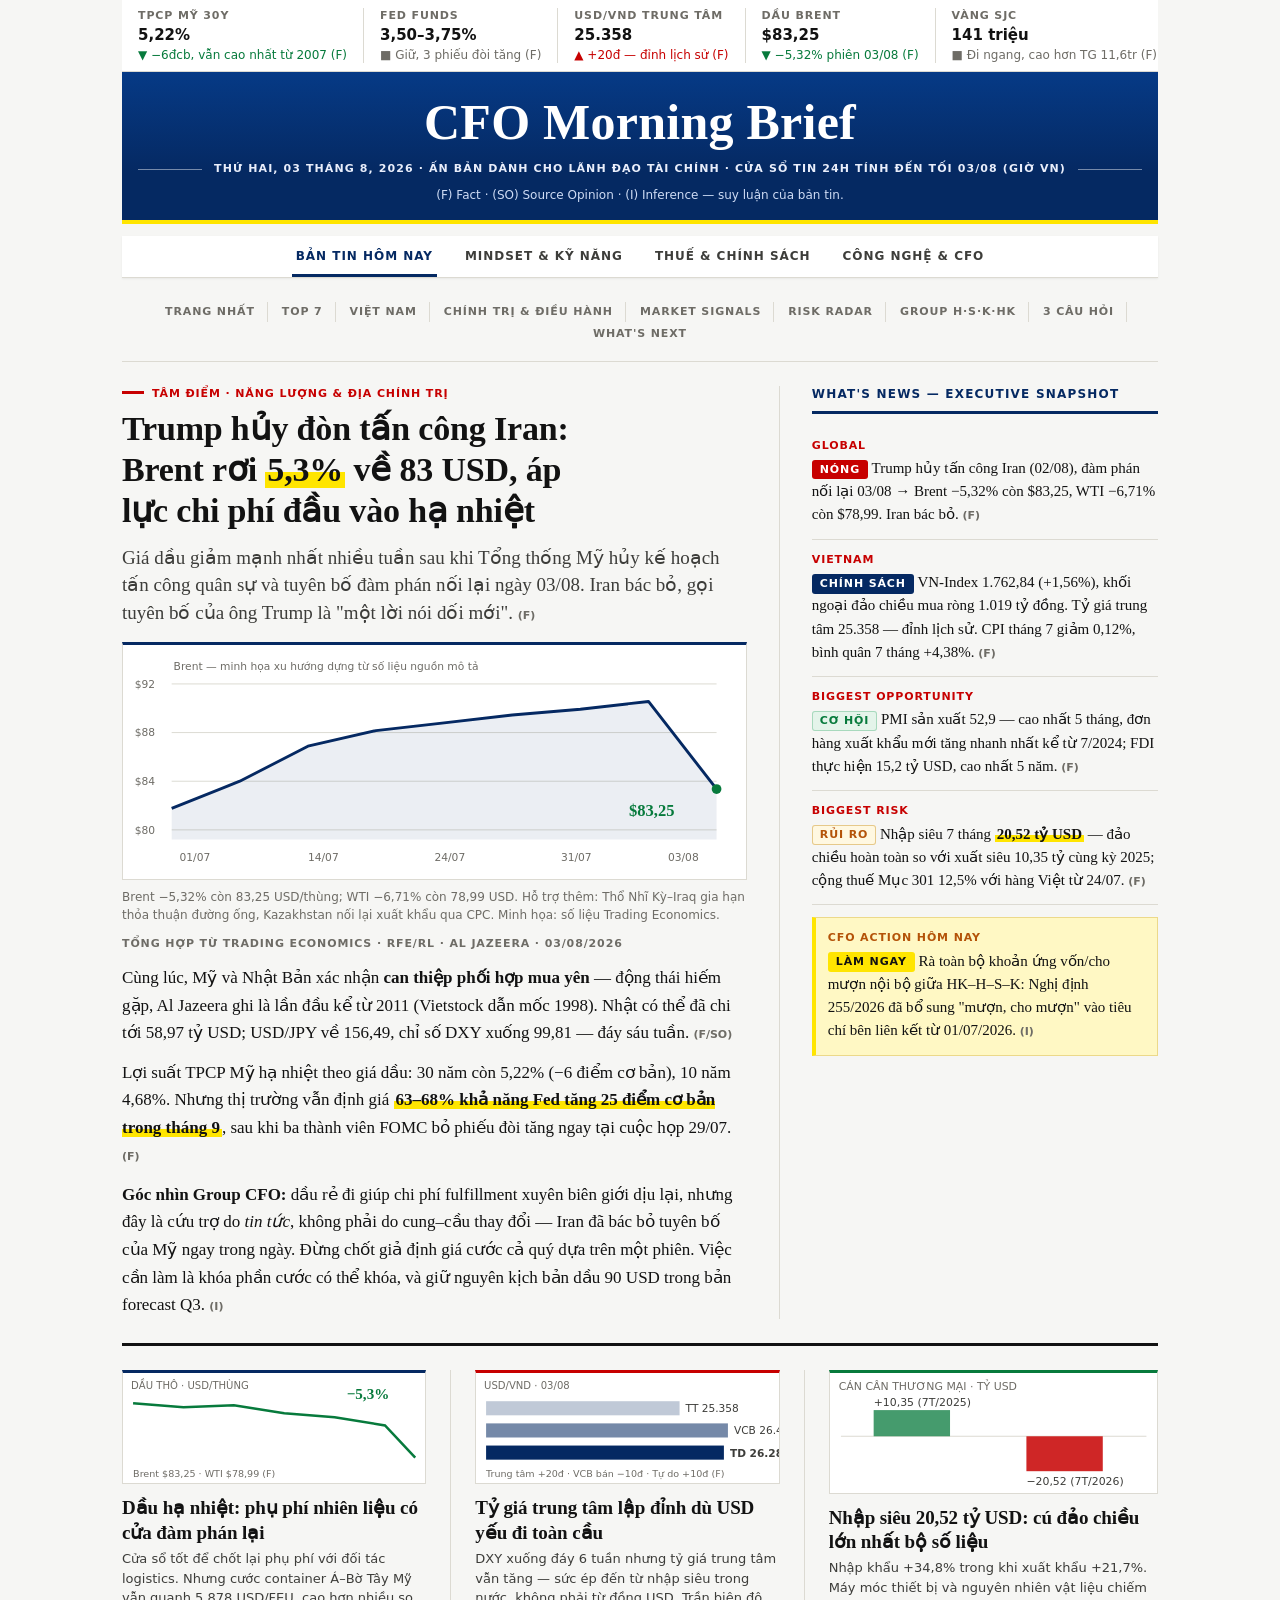
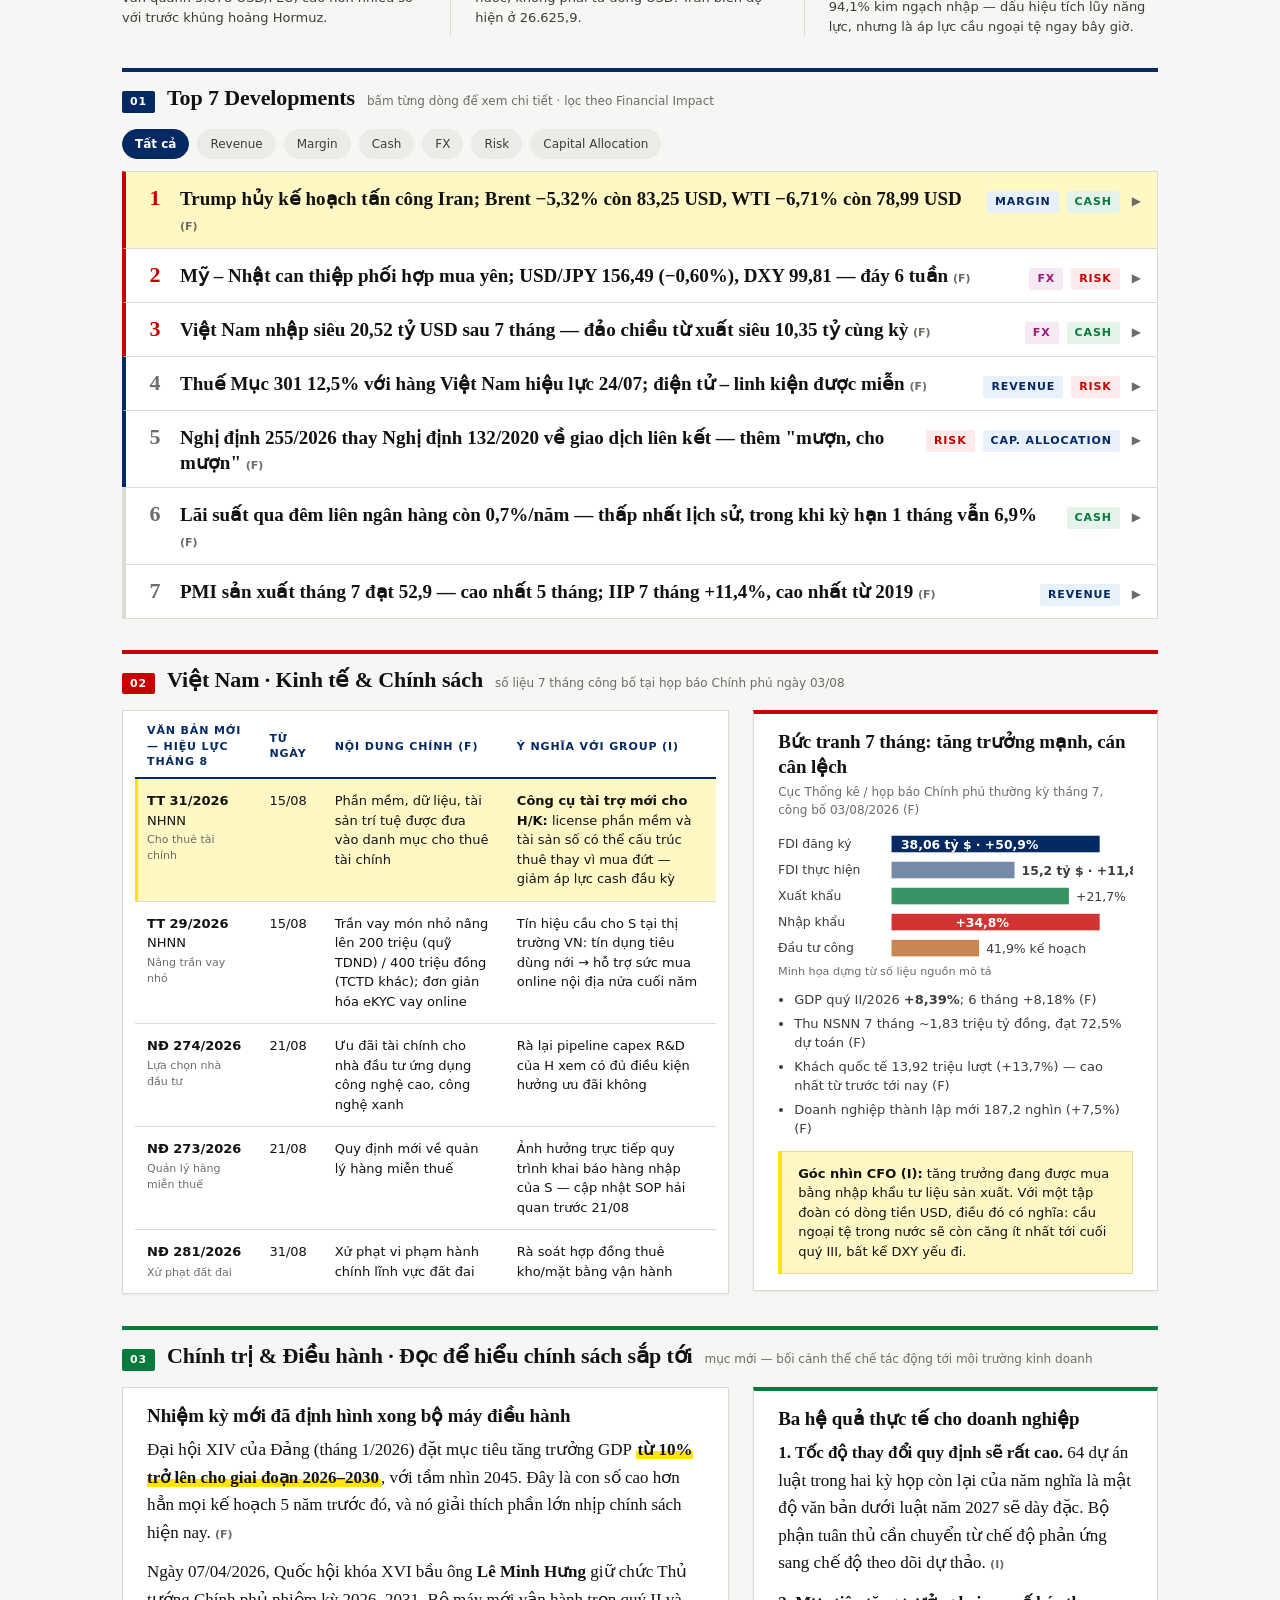
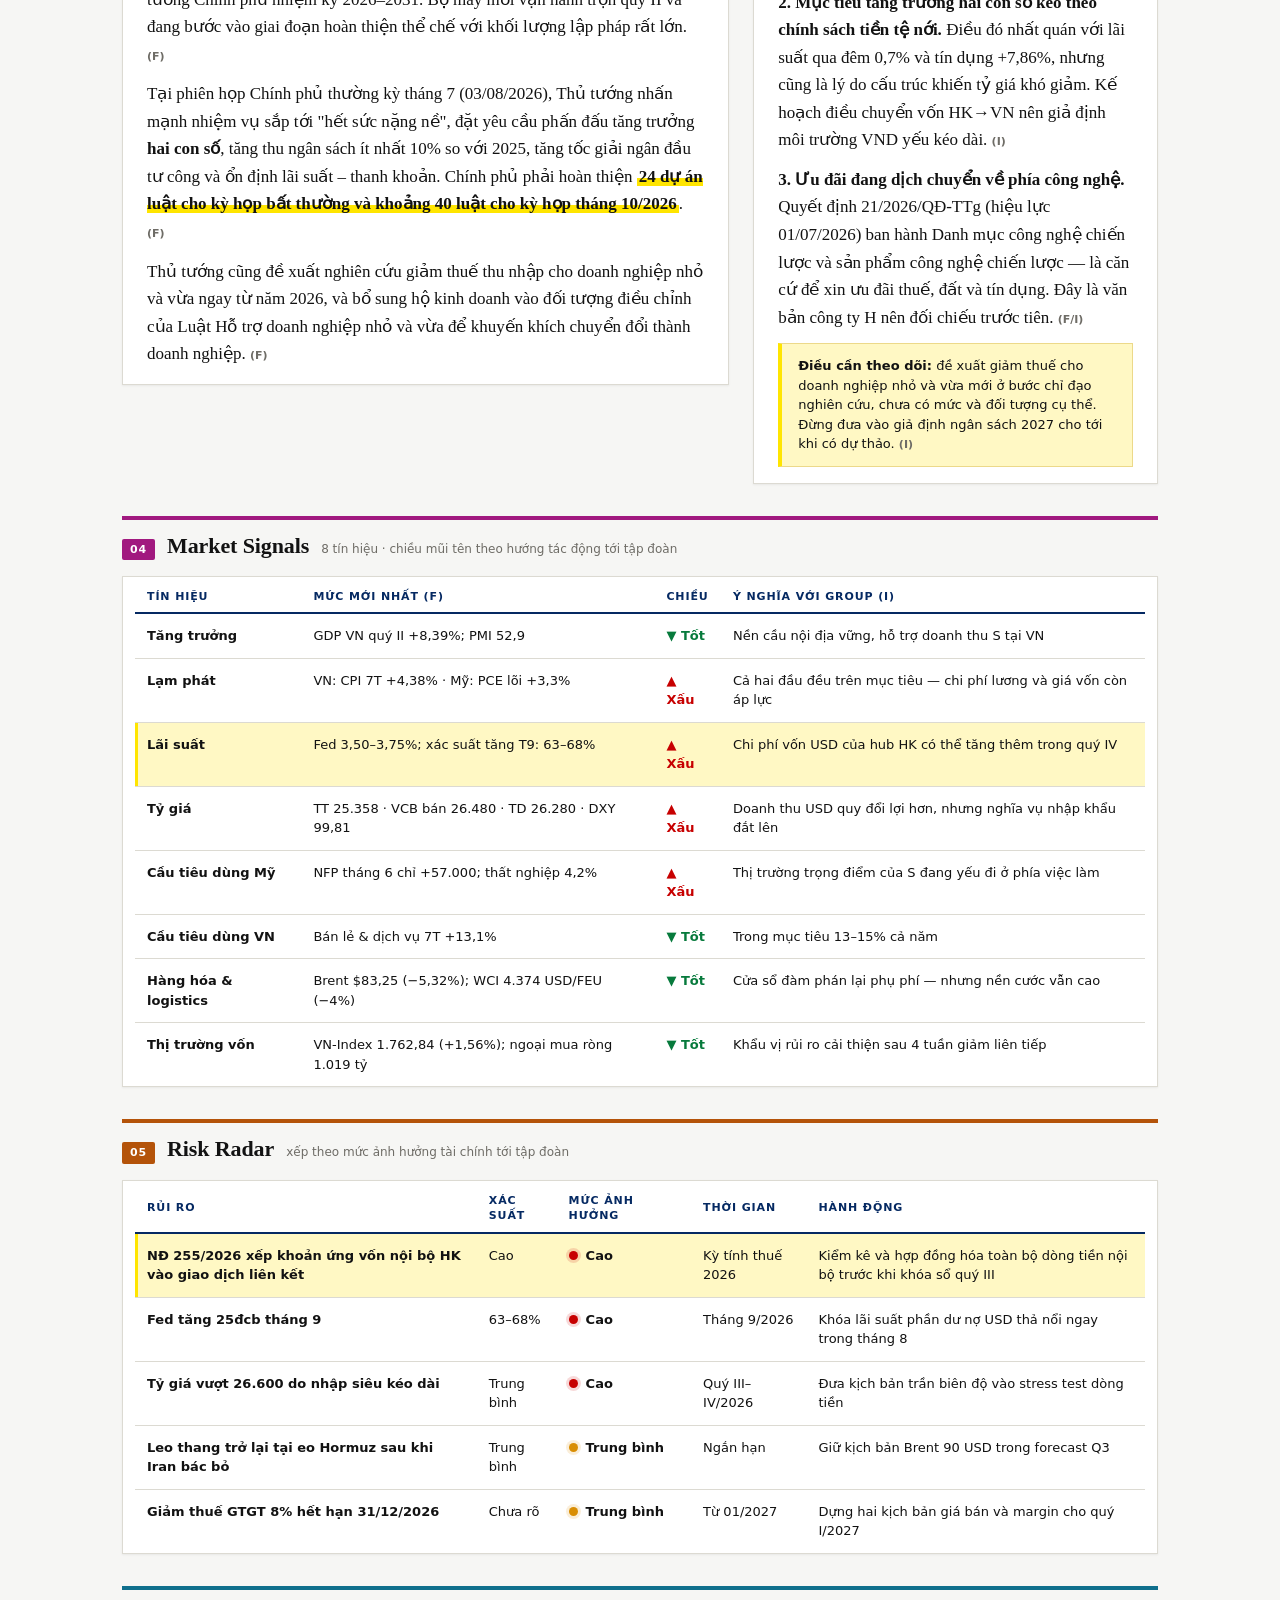
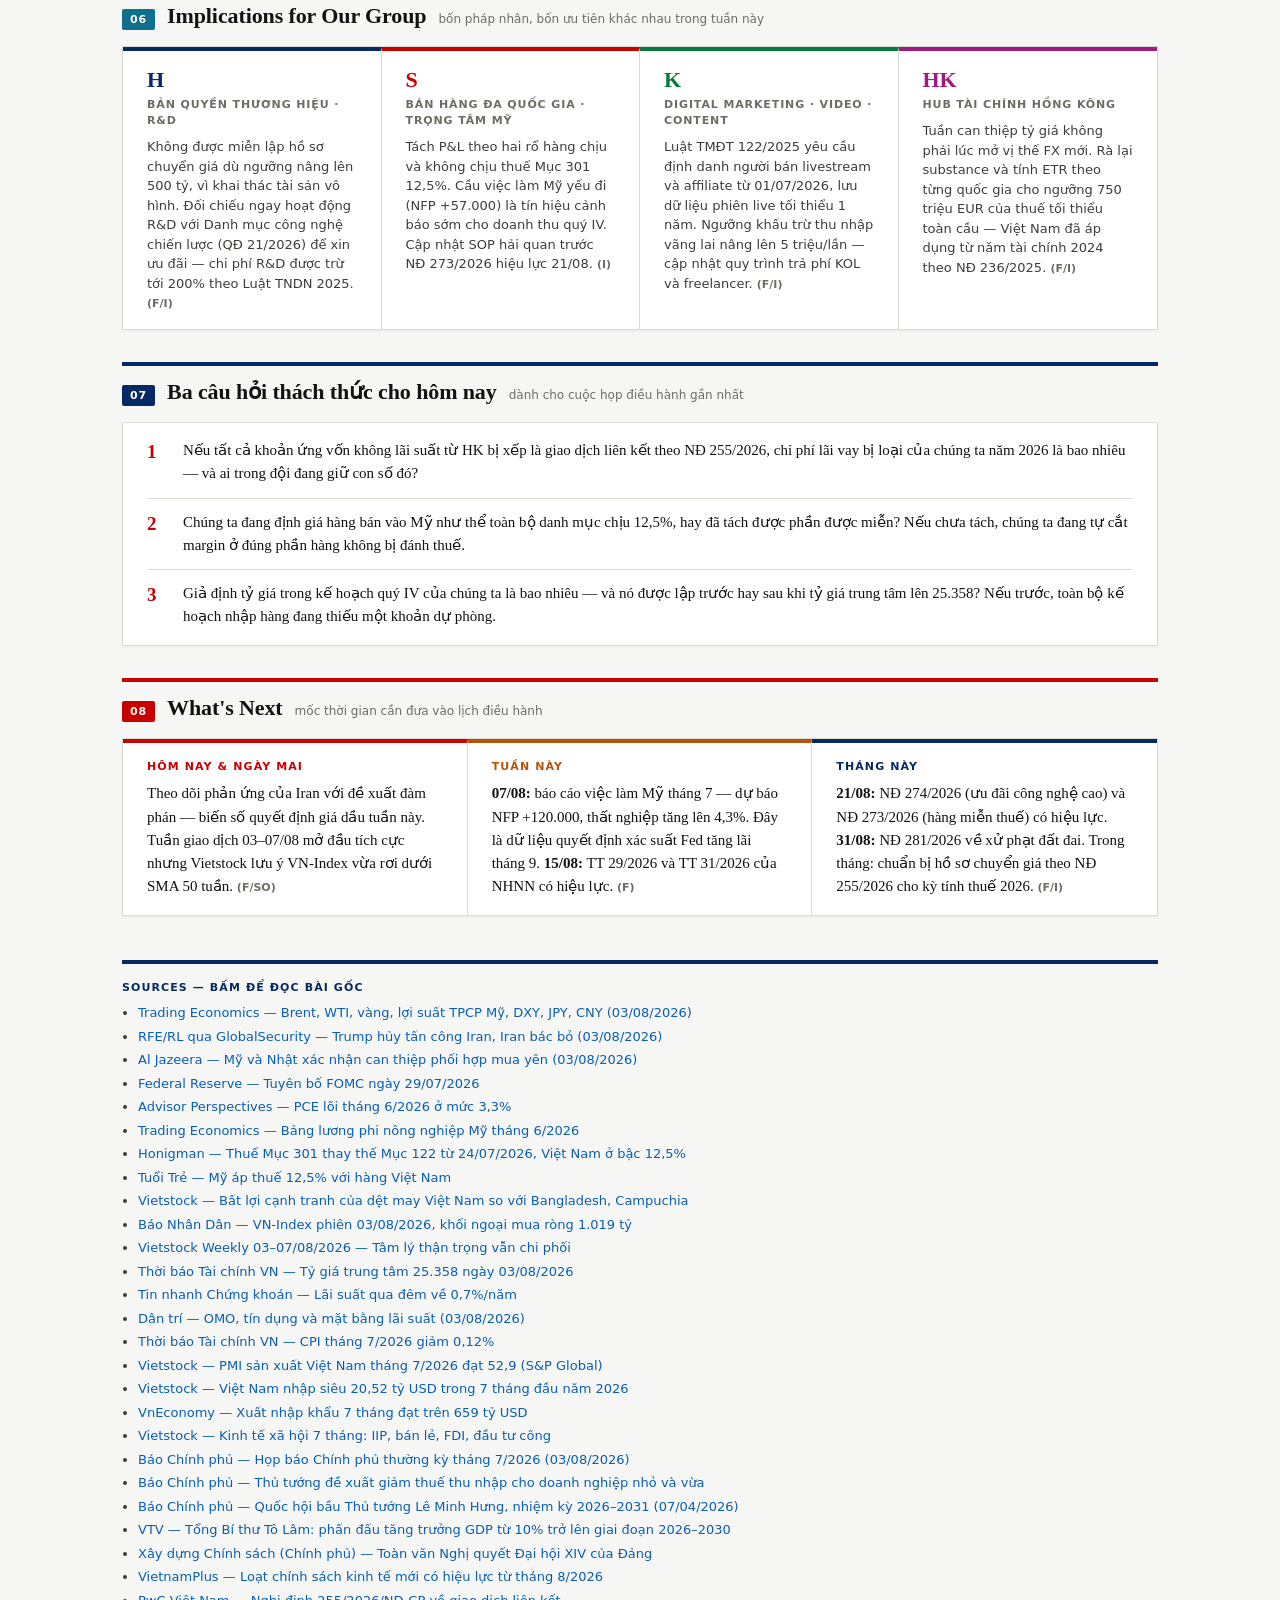
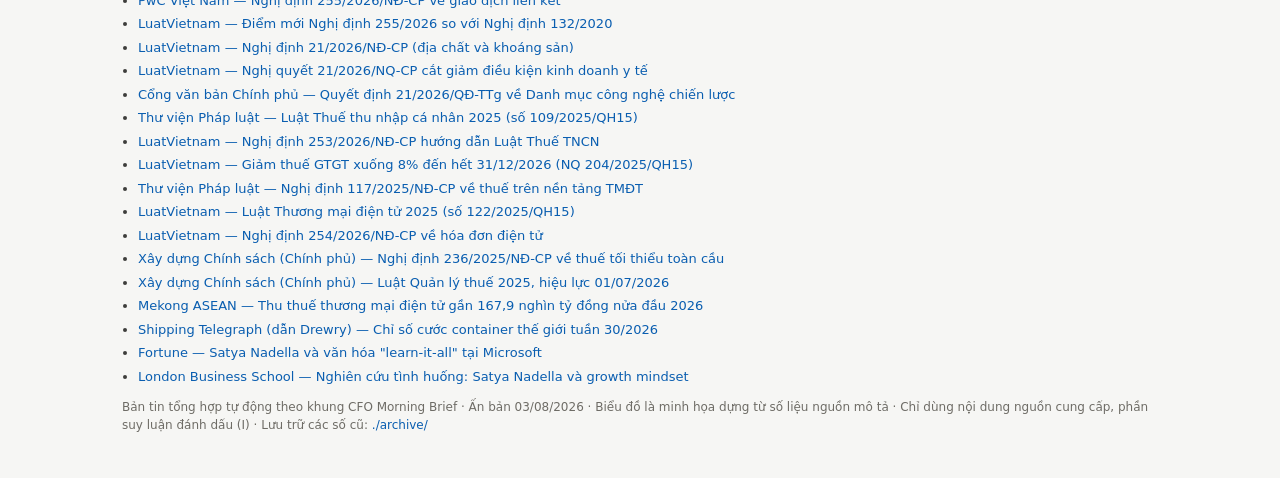
<file: archive/2026-08-03.html>
<!DOCTYPE html>
<html lang="vi">
<head>
<meta charset="UTF-8">
<meta name="viewport" content="width=device-width, initial-scale=1.0">
<title>CFO Morning Brief – 03/08/2026</title>
<style>
  /* ============================================================
     HỆ THỐNG CHỮ + MÀU — CFO Morning Brief
     Font: bộ serif có đủ dấu tiếng Việt. KHÔNG dùng font thiếu
     glyph Việt (chữ sẽ rơi font giữa dòng, giãn cách lỗi).
     Thang cỡ chữ: 11 · 12 · 13 · 15 · 17 · 19 · 22 · 26 · 34
     Thang khoảng cách: 4 · 8 · 12 · 16 · 24 · 32 · 44
     GIAO DIỆN: CHỈ CÓ NỀN SÁNG. Không dark mode, không theme toggle.
     Bảng màu theo lối The Guardian: xanh măng-sét, đỏ tin nóng,
     vàng đánh dấu điểm nhấn, dải màu section để phân vùng nội dung.
     ============================================================ */
  :root {
    --serif: "Noto Serif", Cambria, "Palatino Linotype", "Times New Roman", Times, serif;
    --sans: system-ui, -apple-system, "Segoe UI", Roboto, "Helvetica Neue", Arial, sans-serif;

    --t-micro: 11px;   /* nhãn chữ hoa */
    --t-xs:    12px;   /* chú thích, meta */
    --t-sm:    13px;   /* nội dung bảng, ghi chú UI */
    --t-base:  15px;   /* UI thường */
    --t-body:  17px;   /* văn xuôi serif */
    --t-h4:    19px;
    --t-h3:    22px;
    --t-h2:    26px;

    --lh-tight: 1.2;
    --lh-head:  1.28;
    --lh-ui:    1.5;
    --lh-prose: 1.62;

    --sp1: 4px; --sp2: 8px; --sp3: 12px; --sp4: 16px; --sp5: 24px; --sp6: 32px; --sp7: 44px;

    /* ---- BẢNG MÀU (chỉ nền sáng) ---- */
    color-scheme: light only;
    --paper: #f6f6f4;
    --surface: #ffffff;
    --ink: #121212;
    --ink-2: #3d3d3a;
    --muted: #6e6c66;
    --hair: #dcdad2;
    --rule: #121212;

    --brand: #052962;      /* xanh măng-sét Guardian */
    --brand-2: #0a4b8f;
    --accent: #c70000;     /* đỏ tin nóng */
    --link: #0a5eb0;
    --hl: #ffe500;         /* vàng đánh dấu */
    --hl-soft: #fff8c4;
    --up-bad: #c70000;
    --down-good: #077a3c;
    --warn: #b45309;
    --chip-bg: #ecebe5;
    --warn-bg: #fff8e1;

    /* dải màu luân phiên cho các section */
    --sec: var(--brand);
    --c1: #052962; --c2: #c70000; --c3: #077a3c;
    --c4: #a1197f; --c5: #b45309; --c6: #0f6f8c;

    --shadow-1: 0 1px 2px rgba(18,18,18,.06);
    --shadow-2: 0 6px 18px rgba(5,41,98,.10);
    --ease: cubic-bezier(.2,.6,.25,1);
  }

  * { box-sizing: border-box; margin: 0; padding: 0; }
  html { scroll-behavior: smooth; }
  body {
    font-family: var(--serif);
    font-size: var(--t-body);
    line-height: var(--lh-prose);
    background: var(--paper);
    color: var(--ink);
    -webkit-font-smoothing: antialiased;
    text-rendering: optimizeLegibility;
  }
  p { margin-bottom: var(--sp3); }
  p:last-child { margin-bottom: 0; }
  .wrap { max-width: 1080px; margin: 0 auto; padding: 0 22px var(--sp7); }
  a { color: var(--link); }
  h1, h2, h3, h4 { line-height: var(--lh-head); font-weight: 700; letter-spacing: -0.005em; }
  strong, b { font-weight: 700; }
  ::selection { background: var(--hl); color: var(--ink); }

  /* nhãn chữ hoa dùng chung — mọi nơi cùng một công thức */
  .kicker, .byline, .stamp, .railhead, .wl, .tk, .secno, nav.toc a,
  .tabbar button, th, .tag, .masthead .dateline, .next h3, .gcard .role, .badge {
    font-family: var(--sans);
    text-transform: uppercase;
    letter-spacing: .08em;
    font-weight: 700;
  }

  /* ===== Đánh dấu điểm nhấn ===== */
  /* .hl — bút dạ vàng cho cụm từ/con số quan trọng trong văn xuôi */
  .hl {
    background-image: linear-gradient(transparent 58%, var(--hl) 58%);
    padding: 0 2px;
    font-weight: 700;
  }
  /* .badge — nhãn phân loại tin: nóng / mới / theo dõi / tốt */
  .badge {
    display: inline-block; font-size: var(--t-micro); line-height: 1.45;
    padding: 2px var(--sp2); border-radius: 3px; white-space: nowrap;
    background: var(--chip-bg); color: var(--ink-2); vertical-align: middle;
  }
  .badge.crit  { background: var(--accent); color: #fff; }
  .badge.new   { background: var(--brand); color: #fff; }
  .badge.watch { background: var(--warn-bg); color: var(--warn); box-shadow: inset 0 0 0 1px #e6c98a; }
  .badge.ok    { background: #e4f4ea; color: var(--down-good); box-shadow: inset 0 0 0 1px #a8d9bd; }
  .badge.mark  { background: var(--hl); color: var(--ink); }

  /* ===== Dải chỉ số thị trường ===== */
  .ticker {
    display: flex; overflow-x: auto; padding: var(--sp2) 0;
    background: var(--surface); border-bottom: 1px solid var(--hair);
  }
  .ticker .ti { flex: 1 0 auto; min-width: 136px; padding: 0 var(--sp4); border-right: 1px solid var(--hair); }
  .ticker .ti:last-child { border-right: none; }
  .ticker .tk { font-size: var(--t-micro); color: var(--muted); line-height: 1.4; }
  .ticker .tv { font-family: var(--sans); font-size: var(--t-base); font-weight: 700; font-variant-numeric: tabular-nums; line-height: 1.35; margin-top: 2px; }
  .ticker .td { font-family: var(--sans); font-size: var(--t-xs); line-height: 1.4; margin-top: 1px; }
  .ticker .td.bad { color: var(--up-bad); }
  .ticker .td.good { color: var(--down-good); }
  .ticker .td.flat { color: var(--muted); }

  /* ===== Măng-sét (khối xanh Guardian) ===== */
  .masthead {
    display: flex; flex-direction: column; align-items: center;
    background: var(--brand);
    background-image: linear-gradient(180deg, #063a86 0%, var(--brand) 68%);
    color: #fff;
    padding: var(--sp5) var(--sp4) var(--sp4);
    border-bottom: 4px solid var(--hl);
    margin-bottom: var(--sp1);
  }
  .masthead h1 { font-size: clamp(32px, 5.6vw, 50px); line-height: 1.06; letter-spacing: .005em; text-align: center; color: #fff; }
  .masthead .dateline {
    display: flex; align-items: center; gap: var(--sp3); width: 100%;
    margin-top: var(--sp3); font-size: var(--t-micro); letter-spacing: .1em;
    color: #e9eefb; line-height: 1.5; text-align: center;
  }
  .masthead .dateline::before, .masthead .dateline::after { content: ""; flex: 1 1 24px; border-top: 1px solid rgba(255,255,255,.45); }
  .legend { font-family: var(--sans); font-size: var(--t-xs); line-height: 1.5; color: var(--muted); text-align: center; margin-top: var(--sp2); }
  .masthead .legend { color: #cfdcf5; }

  /* ===== Thanh tab ===== */
  .tabbar {
    display: flex; justify-content: center; flex-wrap: wrap;
    border-bottom: 1px solid var(--hair);
    margin-top: var(--sp3); position: sticky; top: 0; background: var(--surface); z-index: 20;
    box-shadow: var(--shadow-1);
  }
  .tabbar button {
    position: relative; background: none; border: none; cursor: pointer;
    padding: var(--sp3) var(--sp4); font-size: var(--t-xs); color: var(--ink-2); line-height: 1.4;
    transition: color .18s var(--ease);
  }
  .tabbar button::after {
    content: ""; position: absolute; left: var(--sp3); right: var(--sp3); bottom: 0; height: 3px;
    background: var(--brand); transform: scaleX(0); transform-origin: left;
    transition: transform .22s var(--ease);
  }
  .tabbar button:hover { color: var(--brand); }
  .tabbar button:hover::after { transform: scaleX(.45); background: var(--hair); }
  .tabbar button.active { color: var(--brand); }
  .tabbar button.active::after { transform: scaleX(1); background: var(--brand); }
  .tabpanel { display: none; padding-top: var(--sp5); }
  .tabpanel.active { display: block; animation: panelIn .3s var(--ease) both; }
  @keyframes panelIn { from { opacity: 0; transform: translateY(6px); } to { opacity: 1; transform: none; } }

  /* ===== Mục lục trong tab 1 ===== */
  nav.toc { display: flex; flex-wrap: wrap; justify-content: center; gap: 2px; padding-bottom: var(--sp4); border-bottom: 1px solid var(--hair); }
  nav.toc a { font-size: var(--t-micro); font-weight: 600; color: var(--muted); text-decoration: none; padding: 2px var(--sp3); border-right: 1px solid var(--hair); line-height: 1.5; transition: color .16s var(--ease); }
  nav.toc a:last-child { border-right: none; }
  nav.toc a:hover { color: var(--accent); }

  /* ===== Trang nhất ===== */
  .front { display: grid; grid-template-columns: 1.9fr 1fr; gap: 0 var(--sp6); padding-top: var(--sp5); }
  .front .lead { padding-right: var(--sp6); border-right: 1px solid var(--hair); }
  @media (max-width: 780px) {
    .front { grid-template-columns: 1fr; }
    .front .lead { padding-right: 0; border-right: none; border-bottom: 1px solid var(--hair); padding-bottom: var(--sp5); margin-bottom: var(--sp5); }
  }
  .kicker { font-size: var(--t-micro); color: var(--accent); margin-bottom: var(--sp2); line-height: 1.4; }
  .kicker::before { content: ""; display: inline-block; width: 22px; height: 3px; background: var(--accent); vertical-align: middle; margin-right: var(--sp2); transform: translateY(-1px); }
  .lead h2.head { font-size: clamp(25px, 3.2vw, 34px); line-height: var(--lh-tight); margin-bottom: var(--sp3); text-wrap: balance; }
  .lead .deck { font-size: var(--t-h4); line-height: 1.45; color: var(--ink-2); margin-bottom: var(--sp4); }
  .byline { font-size: var(--t-micro); font-weight: 600; color: var(--muted); margin-bottom: var(--sp3); line-height: 1.5; }
  .lead p.body { font-size: var(--t-body); margin-bottom: var(--sp3); }
  .lead p.body:last-child { margin-bottom: 0; }

  .figure { margin: var(--sp2) 0 var(--sp3); }
  .figure svg { width: 100%; height: auto; display: block; border: 1px solid var(--hair); border-top: 3px solid var(--brand); background: var(--surface); }
  .figure figcaption { font-family: var(--sans); font-size: var(--t-xs); line-height: 1.5; color: var(--muted); padding-top: var(--sp2); }

  .facttag { font-family: var(--sans); font-size: var(--t-micro); font-weight: 700; color: var(--muted); white-space: nowrap; }

  /* Cột What's News */
  .rail .railhead { font-size: var(--t-xs); letter-spacing: .1em; color: var(--brand); border-bottom: 3px solid var(--brand); padding-bottom: var(--sp2); margin-bottom: var(--sp3); line-height: 1.4; }
  .wn { padding: var(--sp3) 0; border-bottom: 1px solid var(--hair); font-size: var(--t-base); line-height: 1.55; }
  .wn:last-child { border-bottom: none; }
  .wn .wl { display: block; font-size: var(--t-micro); color: var(--accent); margin-bottom: var(--sp1); line-height: 1.4; }
  .wn.action {
    background: var(--hl-soft); border: 1px solid #ecd98a; border-left: 4px solid var(--hl);
    margin: var(--sp3) 0 0; padding: var(--sp3);
  }
  .wn.action .wl { color: var(--warn); }

  /* Hàng 3 tin có biểu đồ */
  .featurerow { display: grid; grid-template-columns: repeat(auto-fit, minmax(230px, 1fr)); gap: var(--sp5); border-top: 3px solid var(--ink); margin-top: var(--sp5); padding-top: var(--sp5); }
  .feat { border-right: 1px solid var(--hair); padding-right: var(--sp5); transition: transform .2s var(--ease); }
  .feat:hover { transform: translateY(-3px); }
  .feat:last-child { border-right: none; padding-right: 0; }
  .feat svg { width: 100%; height: auto; display: block; border: 1px solid var(--hair); border-top: 3px solid var(--sec); background: var(--surface); }
  .feat:nth-child(1) { --sec: var(--c1); }
  .feat:nth-child(2) { --sec: var(--c2); }
  .feat:nth-child(3) { --sec: var(--c3); }
  .feat h4 { font-size: var(--t-h4); margin: var(--sp3) 0 var(--sp1); }
  .feat p { font-family: var(--sans); font-size: var(--t-sm); line-height: var(--lh-ui); color: var(--ink-2); }
  @media (max-width: 780px) {
    .feat { border-right: none; padding-right: 0; border-bottom: 1px solid var(--hair); padding-bottom: var(--sp4); }
    .feat:last-child { border-bottom: none; padding-bottom: 0; }
  }

  /* ===== Khối section — mỗi section một màu ===== */
  section.sec { margin-top: var(--sp6); }
  section.sec:nth-of-type(6n+1) { --sec: var(--c1); }
  section.sec:nth-of-type(6n+2) { --sec: var(--c2); }
  section.sec:nth-of-type(6n+3) { --sec: var(--c3); }
  section.sec:nth-of-type(6n+4) { --sec: var(--c4); }
  section.sec:nth-of-type(6n+5) { --sec: var(--c5); }
  section.sec:nth-of-type(6n+6) { --sec: var(--c6); }
  .sechead {
    display: flex; align-items: baseline; flex-wrap: wrap; gap: var(--sp3);
    border-top: 4px solid var(--sec); padding-top: var(--sp3); margin-bottom: var(--sp4);
  }
  .sechead h2 { font-size: var(--t-h3); }
  .sechead .secno { font-size: var(--t-micro); color: #fff; background: var(--sec); padding: 3px var(--sp2); border-radius: 2px; line-height: 1.4; }
  .sechead .note { font-family: var(--sans); font-size: var(--t-xs); font-weight: 400; color: var(--muted); line-height: 1.5; }

  /* ===== Thẻ & bảng ===== */
  .card {
    background: var(--surface); border: 1px solid var(--hair); padding: var(--sp4) var(--sp5);
    box-shadow: var(--shadow-1); transition: box-shadow .22s var(--ease), transform .22s var(--ease);
  }
  .card:hover { box-shadow: var(--shadow-2); transform: translateY(-2px); }
  .card.pad > *:last-child { margin-bottom: 0; }
  .card.tablewrap { padding: 0 var(--sp3); overflow-x: auto; }
  .card.accent { border-top: 4px solid var(--sec); }
  .cardtitle { font-size: var(--t-h4); margin-bottom: var(--sp2); }
  .uinote { font-family: var(--sans); font-size: var(--t-sm); line-height: var(--lh-ui); color: var(--ink-2); margin-bottom: var(--sp3); }
  .lede { font-size: var(--t-h4); line-height: 1.5; color: var(--ink-2); margin-bottom: var(--sp4); }
  .tabpanel:not(#tab-brief) > p, .tabpanel:not(#tab-brief) > .lede, .tabpanel > .tabhead { max-width: 76ch; }
  .prose p { margin-bottom: var(--sp3); }
  .prose p:last-child { margin-bottom: 0; }
  .tabhead { font-size: clamp(24px, 3.1vw, 32px); line-height: var(--lh-tight); margin-bottom: var(--sp3); text-wrap: balance; }
  .stamp { font-size: var(--t-micro); color: var(--muted); margin-bottom: var(--sp4); line-height: 1.5; }
  .srcname { display: inline-block; font-family: var(--sans); font-size: var(--t-micro); font-weight: 400; letter-spacing: 0; text-transform: none; color: var(--muted); line-height: 1.45; margin-top: 2px; }

  table { width: 100%; border-collapse: collapse; font-family: var(--sans); font-size: var(--t-sm); line-height: var(--lh-ui); }
  th { text-align: left; font-size: var(--t-micro); color: var(--brand); padding: var(--sp3) var(--sp3) var(--sp2); border-bottom: 2px solid var(--brand); line-height: 1.4; }
  td { padding: var(--sp3); border-bottom: 1px solid var(--hair); vertical-align: top; }
  tbody tr { transition: background .16s var(--ease); }
  tbody tr:hover { background: #f4f7fd; }
  tr:last-child td { border-bottom: none; }
  td.num { text-align: right; font-variant-numeric: tabular-nums; white-space: nowrap; }
  td .vb, td b.vb { display: inline-block; font-size: var(--t-base); font-weight: 700; line-height: 1.4; }
  tr.key td { background: var(--hl-soft); }
  tr.key td:first-child { box-shadow: inset 3px 0 0 var(--hl); }
  .dir { font-weight: 700; }
  .dir.up { color: var(--up-bad); } .dir.down { color: var(--down-good); } .dir.flat { color: var(--muted); }
  .impact { display: inline-flex; align-items: center; gap: var(--sp2); font-size: var(--t-sm); font-weight: 600; white-space: nowrap; }
  .impact .dot { width: 9px; height: 9px; border-radius: 50%; flex: 0 0 auto; background: var(--muted); }
  .impact.high .dot { background: var(--accent); box-shadow: 0 0 0 3px rgba(199,0,0,.15); }
  .impact.med .dot { background: #d98e04; box-shadow: 0 0 0 3px rgba(217,142,4,.15); }
  .impact.low .dot { background: var(--down-good); box-shadow: 0 0 0 3px rgba(7,122,60,.14); }
  .missing { color: var(--muted); font-style: italic; }

  /* ===== Chip lọc + accordion Top 7 ===== */
  .chips { display: flex; flex-wrap: wrap; gap: var(--sp2); margin-bottom: var(--sp3); }
  .chip {
    font-family: var(--sans); font-size: var(--t-xs); line-height: 1.5; padding: 5px var(--sp3);
    border-radius: 999px; cursor: pointer; user-select: none;
    background: var(--chip-bg); color: var(--ink-2); border: 1px solid transparent;
    transition: background .16s var(--ease), color .16s var(--ease), border-color .16s var(--ease);
  }
  .chip:hover { border-color: var(--brand); color: var(--brand); }
  .chip.active { background: var(--brand); color: #fff; font-weight: 700; border-color: var(--brand); }

  .dev {
    background: var(--surface); border: 1px solid var(--hair); border-left: 4px solid var(--hair);
    margin-bottom: -1px;
    transition: border-left-color .2s var(--ease), box-shadow .2s var(--ease);
  }
  .dev:hover { box-shadow: var(--shadow-1); }
  .dev[data-p="1"], .dev[data-p="2"], .dev[data-p="3"] { border-left-color: var(--accent); }
  .dev[data-p="4"], .dev[data-p="5"] { border-left-color: var(--brand); }
  .dev.open { border-left-color: var(--brand-2); box-shadow: var(--shadow-2); position: relative; z-index: 1; }
  .dev-head { display: flex; align-items: baseline; gap: var(--sp3); padding: var(--sp3) var(--sp4); cursor: pointer; }
  .dev-head:hover { background: #f4f7fd; }
  .dev .pri { flex: 0 0 26px; font-size: var(--t-h3); font-weight: 700; color: var(--muted); text-align: center; line-height: 1.25; }
  .dev[data-p="1"] .pri, .dev[data-p="2"] .pri, .dev[data-p="3"] .pri { color: var(--accent); }
  .dev .t { flex: 1 1 260px; font-size: var(--t-h4); font-weight: 700; line-height: 1.32; }
  .dev.key .dev-head { background: var(--hl-soft); }
  .dev.key .dev-head:hover { background: #fdf3ae; }
  .dev .tags { display: flex; flex-wrap: wrap; gap: var(--sp2); }
  .tag { font-size: var(--t-micro); font-weight: 600; padding: 3px var(--sp2); background: var(--chip-bg); color: var(--ink-2); white-space: nowrap; line-height: 1.45; border-radius: 2px; }
  .tag.rev { background: #e8f0fb; color: var(--brand); }
  .tag.risk { background: #fdeaea; color: var(--accent); }
  .tag.cash { background: #e4f4ea; color: var(--down-good); }
  .tag.fx { background: #f6e9f4; color: var(--c4); }
  .dev .arrow { font-family: var(--sans); font-size: var(--t-xs); color: var(--muted); transition: transform .18s var(--ease); }
  .dev.open .arrow { transform: rotate(90deg); }
  .dev-body { display: none; padding: 0 var(--sp5) var(--sp4) 66px; }
  .dev.open .dev-body { display: block; animation: bodyIn .24s var(--ease) both; }
  @keyframes bodyIn { from { opacity: 0; transform: translateY(-4px); } to { opacity: 1; transform: none; } }
  .dev-body dl { display: grid; grid-template-columns: 128px 1fr; gap: var(--sp2) var(--sp3); font-family: var(--sans); font-size: var(--t-sm); line-height: var(--lh-ui); }
  .dev-body dt { font-size: var(--t-micro); font-weight: 700; text-transform: uppercase; letter-spacing: .08em; color: var(--brand); padding-top: 1px; }
  .dev.hidden { display: none; }
  @media (max-width: 620px) {
    .dev-body { padding-left: var(--sp4); }
    .dev-body dl { grid-template-columns: 1fr; gap: 2px; }
    .dev-body dd { margin-bottom: var(--sp2); }
  }

  /* ===== Mục Việt Nam ===== */
  .vnGrid { display: grid; grid-template-columns: 1.5fr 1fr; gap: var(--sp5); align-items: start; }
  @media (max-width: 860px) { .vnGrid { grid-template-columns: 1fr; } }
  .fdi {
    background: var(--surface); border: 1px solid var(--hair); border-top: 4px solid var(--sec);
    padding: var(--sp4) var(--sp5); box-shadow: var(--shadow-1);
    transition: box-shadow .22s var(--ease), transform .22s var(--ease);
  }
  .fdi:hover { box-shadow: var(--shadow-2); transform: translateY(-2px); }
  .fdi h3 { font-size: var(--t-h4); margin-bottom: var(--sp1); }
  .fdi .sub { font-family: var(--sans); font-size: var(--t-xs); line-height: var(--lh-ui); color: var(--muted); margin-bottom: var(--sp3); }
  .fdi svg { width: 100%; height: auto; display: block; margin-bottom: var(--sp2); }
  .fdi ul { font-family: var(--sans); font-size: var(--t-sm); line-height: var(--lh-ui); color: var(--ink-2); padding-left: var(--sp4); margin-top: var(--sp2); }
  .fdi li { margin-bottom: var(--sp1); }
  .callout, .cfoline {
    font-family: var(--sans); font-size: var(--t-sm); line-height: var(--lh-ui);
    background: var(--hl-soft); border: 1px solid #ecd98a; border-left: 4px solid var(--hl);
    padding: var(--sp3) var(--sp4); margin-top: var(--sp3);
  }

  /* ===== Thẻ 4 công ty ===== */
  .grid4 { display: grid; grid-template-columns: repeat(auto-fit, minmax(220px, 1fr)); border: 1px solid var(--hair); background: var(--surface); box-shadow: var(--shadow-1); }
  .gcard { padding: var(--sp4) var(--sp5); border-right: 1px solid var(--hair); border-top: 4px solid var(--sec); transition: background .18s var(--ease); }
  .gcard:nth-child(1) { --sec: var(--c1); }
  .gcard:nth-child(2) { --sec: var(--c2); }
  .gcard:nth-child(3) { --sec: var(--c3); }
  .gcard:nth-child(4) { --sec: var(--c4); }
  .gcard:hover { background: #fafbfe; }
  .gcard:last-child { border-right: none; }
  @media (max-width: 920px) {
    .gcard { border-right: none; border-bottom: 1px solid var(--hair); }
    .gcard:last-child { border-bottom: none; }
  }
  .gcard h3 { font-size: var(--t-h3); line-height: 1.2; color: var(--sec); }
  .gcard .role { display: block; font-size: var(--t-micro); color: var(--muted); margin: var(--sp1) 0 var(--sp2); line-height: 1.45; }
  .gcard p { font-family: var(--sans); font-size: var(--t-sm); line-height: var(--lh-ui); color: var(--ink-2); }

  /* ===== Danh sách đánh số ===== */
  .q { display: flex; gap: var(--sp3); padding: var(--sp3) 0; border-bottom: 1px solid var(--hair); font-size: var(--t-base); line-height: 1.55; }
  .q:last-child { border-bottom: none; padding-bottom: 0; }
  .q:first-child { padding-top: 0; }
  .q .qn { flex: 0 0 24px; font-size: var(--t-h4); font-weight: 700; color: var(--accent); line-height: 1.35; }

  /* ===== What's Next / lộ trình ===== */
  .next { display: grid; grid-template-columns: repeat(auto-fit, minmax(240px, 1fr)); border: 1px solid var(--hair); background: var(--surface); box-shadow: var(--shadow-1); }
  .next > div { padding: var(--sp4) var(--sp5); border-right: 1px solid var(--hair); border-top: 4px solid var(--sec); }
  .next > div:nth-child(1) { --sec: var(--c2); }
  .next > div:nth-child(2) { --sec: var(--c5); }
  .next > div:nth-child(3) { --sec: var(--c1); }
  .next > div:last-child { border-right: none; }
  @media (max-width: 820px) {
    .next > div { border-right: none; border-bottom: 1px solid var(--hair); }
    .next > div:last-child { border-bottom: none; }
  }
  .next h3 { font-size: var(--t-micro); letter-spacing: .1em; color: var(--sec); margin-bottom: var(--sp2); line-height: 1.4; }
  .next p { font-size: var(--t-base); line-height: 1.55; }

  /* ===== Trích dẫn ===== */
  .quotebox {
    background: var(--surface); border: 1px solid var(--hair); border-left: 5px solid var(--hl);
    padding: var(--sp5); margin: var(--sp3) 0 var(--sp4); box-shadow: var(--shadow-1);
  }
  .quotebox .qt { font-size: var(--t-h3); line-height: 1.45; font-style: italic; text-wrap: pretty; }
  .quotebox .who { font-family: var(--sans); font-size: var(--t-xs); font-weight: 600; color: var(--brand); margin-top: var(--sp3); line-height: var(--lh-ui); }

  .twocol { display: grid; grid-template-columns: 1.5fr 1fr; gap: var(--sp5); align-items: start; }
  @media (max-width: 860px) { .twocol { grid-template-columns: 1fr; } }

  /* ===== Hiệu ứng hiện dần khi cuộn ===== */
  .reveal { opacity: 0; transform: translateY(14px); transition: opacity .5s var(--ease), transform .5s var(--ease); }
  .reveal.in { opacity: 1; transform: none; }

  /* ===== Chân trang ===== */
  footer { margin-top: var(--sp7); padding-top: var(--sp4); border-top: 4px solid var(--brand); font-family: var(--sans); font-size: var(--t-sm); line-height: var(--lh-ui); color: var(--ink-2); }
  footer h4 { font-family: var(--sans); font-size: var(--t-micro); text-transform: uppercase; letter-spacing: .1em; color: var(--brand); margin-bottom: var(--sp2); line-height: 1.4; }
  footer ul { padding-left: var(--sp4); }
  footer li { margin-bottom: var(--sp1); }
  footer a { text-decoration: none; }
  footer a:hover { text-decoration: underline; }
  @media (max-width: 640px) {
    .wrap { padding: 0 16px var(--sp6); }
    .tabbar { flex-wrap: nowrap; overflow-x: auto; justify-content: flex-start; }
    .tabbar button { padding: 11px 14px; white-space: nowrap; }
    .masthead { padding-top: var(--sp4); }
    .masthead .dateline { justify-content: center; letter-spacing: .06em; }
    .masthead .dateline::before, .masthead .dateline::after { display: none; }
    nav.toc { gap: 0; }
    nav.toc a { padding: 2px var(--sp2); }
    .ticker .ti { min-width: 124px; padding: 0 var(--sp3); }
  }
  footer .fine { margin-top: var(--sp3); font-size: var(--t-xs); color: var(--muted); line-height: var(--lh-ui); }

  /* ===== Tôn trọng thiết lập giảm chuyển động ===== */
  @media (prefers-reduced-motion: reduce) {
    html { scroll-behavior: auto; }
    *, *::before, *::after { animation: none !important; transition: none !important; }
    .reveal { opacity: 1; transform: none; }
  }
</style>
</head>
<body>
<div class="wrap">

<!-- Market data strip -->
<div class="ticker">
  <div class="ti"><div class="tk">TPCP Mỹ 30Y</div><div class="tv">5,22%</div><div class="td good">▼ −6đcb, vẫn cao nhất từ 2007 (F)</div></div>
  <div class="ti"><div class="tk">Fed Funds</div><div class="tv">3,50–3,75%</div><div class="td flat">■ Giữ, 3 phiếu đòi tăng (F)</div></div>
  <div class="ti"><div class="tk">USD/VND trung tâm</div><div class="tv">25.358</div><div class="td bad">▲ +20đ — đỉnh lịch sử (F)</div></div>
  <div class="ti"><div class="tk">Dầu Brent</div><div class="tv">$83,25</div><div class="td good">▼ −5,32% phiên 03/08 (F)</div></div>
  <div class="ti"><div class="tk">Vàng SJC</div><div class="tv">141 triệu</div><div class="td flat">■ Đi ngang, cao hơn TG 11,6tr (F)</div></div>
  <div class="ti"><div class="tk">VN-Index</div><div class="tv">1.762,84</div><div class="td good">▼ +1,56% — ngoại mua ròng (F)</div></div>
</div>

<header class="masthead">
  <h1>CFO Morning Brief</h1>
  <div class="dateline">Thứ hai, 03 tháng 8, 2026 · Ấn bản dành cho lãnh đạo tài chính · Cửa sổ tin 24h tính đến tối 03/08 (giờ VN)</div>
  <div class="legend">(F) Fact · (SO) Source Opinion · (I) Inference — suy luận của bản tin.</div>
</header>

<div class="tabbar" id="tabbar">
  <button class="active" data-tab="tab-brief">Bản tin hôm nay</button>
  <button data-tab="tab-mindset">Mindset &amp; Kỹ năng</button>
  <button data-tab="tab-tax">Thuế &amp; Chính sách</button>
  <button data-tab="tab-tech">Công nghệ &amp; CFO</button>
</div>

<!-- ================= TAB 1 ================= -->
<div class="tabpanel active" id="tab-brief">
<nav class="toc">
  <a href="#front">Trang nhất</a><a href="#s-top7">Top 7</a><a href="#s-vn">Việt Nam</a><a href="#s-pol">Chính trị &amp; Điều hành</a><a href="#s-signals">Market Signals</a><a href="#s-risk">Risk Radar</a><a href="#s-group">Group H·S·K·HK</a><a href="#s-q">3 câu hỏi</a><a href="#s-next">What's Next</a>
</nav>

<div class="front" id="front">
  <div class="lead">
    <div class="kicker">Tâm điểm · Năng lượng &amp; địa chính trị</div>
    <h2 class="head">Trump hủy đòn tấn công Iran: Brent rơi <span class="hl">5,3%</span> về 83 USD, áp lực chi phí đầu vào hạ nhiệt</h2>
    <div class="deck">Giá dầu giảm mạnh nhất nhiều tuần sau khi Tổng thống Mỹ hủy kế hoạch tấn công quân sự và tuyên bố đàm phán nối lại ngày 03/08. Iran bác bỏ, gọi tuyên bố của ông Trump là "một lời nói dối mới". <span class="facttag">(F)</span></div>
    <figure class="figure">
      <svg viewBox="0 0 640 240" role="img" aria-label="Giá dầu Brent giảm từ vùng 88 USD xuống 83,25 USD một thùng ngày 03/08/2026">
        <rect width="640" height="240" fill="none"/>
        <g stroke="#dcdad2" stroke-width="1">
          <line x1="50" y1="40" x2="610" y2="40"/><line x1="50" y1="90" x2="610" y2="90"/>
          <line x1="50" y1="140" x2="610" y2="140"/><line x1="50" y1="190" x2="610" y2="190"/>
        </g>
        <g font-family="system-ui" font-size="11" fill="#6e6c66">
          <text x="12" y="44">$92</text><text x="12" y="94">$88</text><text x="12" y="144">$84</text><text x="12" y="194">$80</text>
          <text x="58" y="222">01/07</text><text x="190" y="222">14/07</text><text x="320" y="222">24/07</text><text x="450" y="222">31/07</text><text x="560" y="222">03/08</text>
        </g>
        <path d="M50,168 L120,140 L190,104 L260,88 L330,80 L400,72 L470,66 L540,58 L610,148" fill="none" stroke="#052962" stroke-width="3" stroke-linejoin="round"/>
        <path d="M50,168 L120,140 L190,104 L260,88 L330,80 L400,72 L470,66 L540,58 L610,148 L610,200 L50,200 Z" fill="#052962" opacity="0.08"/>
        <circle cx="610" cy="148" r="5" fill="#077a3c"/>
        <text x="520" y="176" font-family="Noto Serif, Cambria, Times New Roman, serif" font-size="17" font-weight="bold" fill="#077a3c">$83,25</text>
        <text x="52" y="26" font-family="system-ui" font-size="11" fill="#6e6c66">Brent — minh họa xu hướng dựng từ số liệu nguồn mô tả</text>
      </svg>
      <figcaption>Brent −5,32% còn 83,25 USD/thùng; WTI −6,71% còn 78,99 USD. Hỗ trợ thêm: Thổ Nhĩ Kỳ–Iraq gia hạn thỏa thuận đường ống, Kazakhstan nối lại xuất khẩu qua CPC. Minh họa: số liệu Trading Economics.</figcaption>
    </figure>
    <div class="byline">Tổng hợp từ Trading Economics · RFE/RL · Al Jazeera · 03/08/2026</div>
    <p class="body">Cùng lúc, Mỹ và Nhật Bản xác nhận <strong>can thiệp phối hợp mua yên</strong> — động thái hiếm gặp, Al Jazeera ghi là lần đầu kể từ 2011 (Vietstock dẫn mốc 1998). Nhật có thể đã chi tới 58,97 tỷ USD; USD/JPY về 156,49, chỉ số DXY xuống 99,81 — đáy sáu tuần. <span class="facttag">(F/SO)</span></p>
    <p class="body">Lợi suất TPCP Mỹ hạ nhiệt theo giá dầu: 30 năm còn 5,22% (−6 điểm cơ bản), 10 năm 4,68%. Nhưng thị trường vẫn định giá <span class="hl">63–68% khả năng Fed tăng 25 điểm cơ bản trong tháng 9</span>, sau khi ba thành viên FOMC bỏ phiếu đòi tăng ngay tại cuộc họp 29/07. <span class="facttag">(F)</span></p>
    <p class="body"><strong>Góc nhìn Group CFO:</strong> dầu rẻ đi giúp chi phí fulfillment xuyên biên giới dịu lại, nhưng đây là cứu trợ do <em>tin tức</em>, không phải do cung–cầu thay đổi — Iran đã bác bỏ tuyên bố của Mỹ ngay trong ngày. Đừng chốt giả định giá cước cả quý dựa trên một phiên. Việc cần làm là khóa phần cước có thể khóa, và giữ nguyên kịch bản dầu 90 USD trong bản forecast Q3. <span class="facttag">(I)</span></p>
  </div>

  <aside class="rail">
    <h3 class="railhead">What's News — Executive Snapshot</h3>
    <div class="wn"><span class="wl">Global</span><span class="badge crit">Nóng</span> Trump hủy tấn công Iran (02/08), đàm phán nối lại 03/08 → Brent −5,32% còn $83,25, WTI −6,71% còn $78,99. Iran bác bỏ. <span class="facttag">(F)</span></div>
    <div class="wn"><span class="wl">Vietnam</span><span class="badge new">Chính sách</span> VN-Index 1.762,84 (+1,56%), khối ngoại đảo chiều mua ròng 1.019 tỷ đồng. Tỷ giá trung tâm 25.358 — đỉnh lịch sử. CPI tháng 7 giảm 0,12%, bình quân 7 tháng +4,38%. <span class="facttag">(F)</span></div>
    <div class="wn"><span class="wl">Biggest Opportunity</span><span class="badge ok">Cơ hội</span> PMI sản xuất 52,9 — cao nhất 5 tháng, đơn hàng xuất khẩu mới tăng nhanh nhất kể từ 7/2024; FDI thực hiện 15,2 tỷ USD, cao nhất 5 năm. <span class="facttag">(F)</span></div>
    <div class="wn"><span class="wl">Biggest Risk</span><span class="badge watch">Rủi ro</span> Nhập siêu 7 tháng <span class="hl">20,52 tỷ USD</span> — đảo chiều hoàn toàn so với xuất siêu 10,35 tỷ cùng kỳ 2025; cộng thuế Mục 301 12,5% với hàng Việt từ 24/07. <span class="facttag">(F)</span></div>
    <div class="wn action"><span class="wl">CFO Action hôm nay</span><span class="badge mark">Làm ngay</span> Rà toàn bộ khoản ứng vốn/cho mượn nội bộ giữa HK–H–S–K: Nghị định 255/2026 đã bổ sung "mượn, cho mượn" vào tiêu chí bên liên kết từ 01/07/2026. <span class="facttag">(I)</span></div>
  </aside>
</div>

<!-- Feature row -->
<div class="featurerow">
  <div class="feat reveal">
    <svg viewBox="0 0 300 110" role="img" aria-label="Giá dầu Brent và WTI giảm mạnh ngày 03/08/2026">
      <g font-family="system-ui" font-size="10" fill="#6e6c66"><text x="8" y="16">DẦU THÔ · USD/THÙNG</text></g>
      <path d="M10,30 L60,34 L110,32 L160,40 L210,44 L260,52 L290,84" fill="none" stroke="#077a3c" stroke-width="2.5"/>
      <text x="222" y="26" font-family="Noto Serif, Cambria, Times New Roman, serif" font-size="15" font-weight="bold" fill="#077a3c">−5,3%</text>
      <text x="10" y="103" font-family="system-ui" font-size="9.5" fill="#6e6c66">Brent $83,25 · WTI $78,99 (F)</text>
    </svg>
    <h4>Dầu hạ nhiệt: phụ phí nhiên liệu có cửa đàm phán lại</h4>
    <p>Cửa sổ tốt để chốt lại phụ phí với đối tác logistics. Nhưng cước container Á–Bờ Tây Mỹ vẫn quanh 5.878 USD/FEU, cao hơn nhiều so với trước khủng hoảng Hormuz.</p>
  </div>
  <div class="feat reveal">
    <svg viewBox="0 0 300 110" role="img" aria-label="Các mức tỷ giá USD/VND ngày 03/08/2026">
      <g font-family="system-ui" font-size="10" fill="#6e6c66"><text x="8" y="16">USD/VND · 03/08</text></g>
      <g font-family="system-ui" font-size="10.5" fill="#3d3d3a">
        <rect x="10" y="28" width="192" height="14" fill="#052962" opacity=".25"/><text x="208" y="39">TT 25.358</text>
        <rect x="10" y="50" width="240" height="14" fill="#052962" opacity=".55"/><text x="256" y="61">VCB 26.480</text>
        <rect x="10" y="72" width="236" height="14" fill="#052962"/><text x="252" y="83" font-weight="bold">TD 26.280</text>
      </g>
      <text x="10" y="103" font-family="system-ui" font-size="9.5" fill="#6e6c66">Trung tâm +20đ · VCB bán −10đ · Tự do +10đ (F)</text>
    </svg>
    <h4>Tỷ giá trung tâm lập đỉnh dù USD yếu đi toàn cầu</h4>
    <p>DXY xuống đáy 6 tuần nhưng tỷ giá trung tâm vẫn tăng — sức ép đến từ nhập siêu trong nước, không phải từ đồng USD. Trần biên độ hiện ở 26.625,9.</p>
  </div>
  <div class="feat reveal">
    <svg viewBox="0 0 300 110" role="img" aria-label="Cán cân thương mại Việt Nam đảo chiều từ xuất siêu sang nhập siêu">
      <g font-family="system-ui" font-size="10" fill="#6e6c66"><text x="8" y="16">CÁN CÂN THƯƠNG MẠI · TỶ USD</text></g>
      <line x1="10" y1="58" x2="290" y2="58" stroke="#dcdad2" stroke-width="1"/>
      <rect x="40" y="34" width="70" height="24" fill="#077a3c" opacity=".75"/>
      <rect x="180" y="58" width="70" height="32" fill="#c70000" opacity=".85"/>
      <g font-family="system-ui" font-size="10" fill="#3d3d3a">
        <text x="40" y="30">+10,35 (7T/2025)</text><text x="180" y="103">−20,52 (7T/2026)</text>
      </g>
    </svg>
    <h4>Nhập siêu 20,52 tỷ USD: cú đảo chiều lớn nhất bộ số liệu</h4>
    <p>Nhập khẩu +34,8% trong khi xuất khẩu +21,7%. Máy móc thiết bị và nguyên nhiên vật liệu chiếm 94,1% kim ngạch nhập — dấu hiệu tích lũy năng lực, nhưng là áp lực cầu ngoại tệ ngay bây giờ.</p>
  </div>
</div>

<section class="sec reveal" id="s-top7">
  <div class="sechead"><span class="secno">01</span><h2>Top 7 Developments</h2><span class="note">bấm từng dòng để xem chi tiết · lọc theo Financial Impact</span></div>
  <div class="chips" id="chips">
    <span class="chip active" data-f="all">Tất cả</span><span class="chip" data-f="Revenue">Revenue</span><span class="chip" data-f="Margin">Margin</span><span class="chip" data-f="Cash">Cash</span><span class="chip" data-f="FX">FX</span><span class="chip" data-f="Risk">Risk</span><span class="chip" data-f="CapAlloc">Capital Allocation</span>
  </div>

  <div class="dev key" data-p="1" data-f="Margin Cash">
    <div class="dev-head"><div class="pri">1</div><div class="t">Trump hủy kế hoạch tấn công Iran; Brent −5,32% còn 83,25 USD, WTI −6,71% còn 78,99 USD <span class="facttag">(F)</span></div><div class="tags"><span class="tag rev">Margin</span><span class="tag cash">Cash</span></div><span class="arrow">▶</span></div>
    <div class="dev-body"><dl>
      <dt>Why it matters</dt><dd>Nhiên liệu là biến số lớn nhất trong chi phí fulfillment xuyên biên giới. Một phiên giảm 5% mở lại cửa đàm phán phụ phí với hãng vận chuyển.</dd>
      <dt>Chi tiết</dt><dd>Trump tuyên bố hủy đòn tấn công ngày 02/08, đàm phán nối lại 03/08, đòi "mở hoàn toàn eo Hormuz". Iran bác bỏ, gọi đây là "một lời nói dối mới". Ngày 03/08 vẫn có vụ việc liên quan tàu chở dầu gần Oman. <span class="facttag">(F)</span></dd>
      <dt>CFO Action</dt><dd>Chốt lại phụ phí nhiên liệu theo giá spot mới với 2–3 đối tác lớn trong tuần này; giữ nguyên kịch bản Brent 90 USD trong forecast Q3 để không xây kế hoạch trên một tin tức chưa được Iran xác nhận. <span class="facttag">(I)</span></dd>
      <dt>Nguồn</dt><dd><a href="https://tradingeconomics.com/commodity/brent-crude-oil" target="_blank" rel="noopener">Trading Economics — Brent</a> · <a href="https://www.globalsecurity.org/wmd/library/news/iran/2026/08/iran-260803-rferl01.htm" target="_blank" rel="noopener">RFE/RL qua GlobalSecurity</a></dd>
    </dl></div>
  </div>

  <div class="dev" data-p="2" data-f="FX Risk">
    <div class="dev-head"><div class="pri">2</div><div class="t">Mỹ – Nhật can thiệp phối hợp mua yên; USD/JPY 156,49 (−0,60%), DXY 99,81 — đáy 6 tuần <span class="facttag">(F)</span></div><div class="tags"><span class="tag fx">FX</span><span class="tag risk">Risk</span></div><span class="arrow">▶</span></div>
    <div class="dev-body"><dl>
      <dt>Why it matters</dt><dd>Khi hai bộ tài chính lớn nhất cùng can thiệp, biên độ dao động tỷ giá ngắn hạn tăng vọt — chi phí quyền chọn và spread hedging của hub HK đắt lên ngay.</dd>
      <dt>Chi tiết</dt><dd>Nhật có thể đã chi ~58,97 tỷ USD trong một phiên; JPY tăng 1,4% lên 155,20 — mạnh nhất gần 3 tháng. Bộ trưởng Tài chính Mỹ Bessent tuyên bố sẽ không ngần ngại can thiệp tiếp. Al Jazeera ghi đây là lần phối hợp đầu tiên kể từ 2011; Vietstock dẫn mốc 1998 — hai nguồn chưa thống nhất. <span class="facttag">(F/SO)</span></dd>
      <dt>CFO Action</dt><dd>Không mở vị thế FX mới trong tuần can thiệp; ưu tiên forward kỳ hạn ngắn thay vì quyền chọn khi implied volatility đang bị đẩy lên. <span class="facttag">(I)</span></dd>
      <dt>Nguồn</dt><dd><a href="https://www.aljazeera.com/economy/2026/8/3/japan-and-us-confirm-rare-joint-intervention-to-prop-up-yen" target="_blank" rel="noopener">Al Jazeera</a> · <a href="https://tradingeconomics.com/japan/currency" target="_blank" rel="noopener">Trading Economics — JPY</a></dd>
    </dl></div>
  </div>

  <div class="dev" data-p="3" data-f="FX Cash">
    <div class="dev-head"><div class="pri">3</div><div class="t">Việt Nam nhập siêu 20,52 tỷ USD sau 7 tháng — đảo chiều từ xuất siêu 10,35 tỷ cùng kỳ <span class="facttag">(F)</span></div><div class="tags"><span class="tag fx">FX</span><span class="tag cash">Cash</span></div><span class="arrow">▶</span></div>
    <div class="dev-body"><dl>
      <dt>Why it matters</dt><dd>Đây là gốc rễ của việc tỷ giá trung tâm lập đỉnh dù USD suy yếu toàn cầu. Cầu ngoại tệ trong nước đang thắng ảnh hưởng của DXY.</dd>
      <dt>Chi tiết</dt><dd>Tổng kim ngạch 659,58 tỷ USD (+28,1%); xuất khẩu 319,53 tỷ (+21,7%), nhập khẩu 340,05 tỷ (+34,8%). Mỹ là thị trường xuất khẩu lớn nhất 104,7 tỷ USD, xuất siêu sang Mỹ 91,4 tỷ; nhập siêu từ Trung Quốc 93 tỷ USD. Tư liệu sản xuất chiếm 94,1% kim ngạch nhập. <span class="facttag">(F)</span></dd>
      <dt>CFO Action</dt><dd>Đẩy lịch mua USD cho nghĩa vụ nhập khẩu Q4 lên sớm hơn kế hoạch một nhịp; đưa kịch bản tỷ giá trần biên độ 26.625 vào stress test dòng tiền HK→VN. <span class="facttag">(I)</span></dd>
      <dt>Nguồn</dt><dd><a href="https://vietstock.vn/2026/08/viet-nam-nhap-sieu-2052-ty-usd-trong-7-thang-dau-nam-2026-768-1475672.htm" target="_blank" rel="noopener">Vietstock</a> · <a href="https://vneconomy.vn/xuat-nhap-khau-7-thang-dat-tren-659-ty-usd-can-can-thuong-mai-nghieng-ve-nhap-sieu.htm" target="_blank" rel="noopener">VnEconomy</a></dd>
    </dl></div>
  </div>

  <div class="dev" data-p="4" data-f="Revenue Risk">
    <div class="dev-head"><div class="pri">4</div><div class="t">Thuế Mục 301 12,5% với hàng Việt Nam hiệu lực 24/07; điện tử – linh kiện được miễn <span class="facttag">(F)</span></div><div class="tags"><span class="tag rev">Revenue</span><span class="tag risk">Risk</span></div><span class="arrow">▶</span></div>
    <div class="dev-body"><dl>
      <dt>Why it matters</dt><dd>Đây là thay đổi cấu trúc, không phải tạm thời: thuế Mục 122 (10% toàn cầu) đã hết hạn sau giới hạn 150 ngày và được thay bằng Mục 301 <strong>không có giới hạn thời gian</strong>.</dd>
      <dt>Chi tiết</dt><dd>Việt Nam nằm bậc 12,5% cùng Thái Lan, Philippines, Brazil, Chile; Indonesia, Campuchia, Bangladesh, Ấn Độ ở bậc 10%; Trung Quốc 12,5% mới cộng 25% cũ = 37,5%. Ngành chịu tác động: dệt may, thủy sản, gỗ, nội thất. Điện tử, máy móc, linh kiện (~55% kim ngạch xuất sang Mỹ) được miễn. Vitas kiến nghị Chính phủ đàm phán vì Bangladesh, Campuchia, Indonesia, Malaysia chỉ chịu 10%. <span class="facttag">(F/SO)</span></dd>
      <dt>CFO Action</dt><dd>Phân tách lại P&amp;L của S theo hai rổ: hàng chịu 12,5% và hàng được miễn. Chỉ rổ thứ nhất mới cần đàm phán lại giá bán với kênh Mỹ. <span class="facttag">(I)</span></dd>
      <dt>Nguồn</dt><dd><a href="https://www.honigman.com/alert-3462" target="_blank" rel="noopener">Honigman — Section 301 alert</a> · <a href="https://tuoitre.vn/my-ap-muc-thue-moi-125-nhieu-doanh-nghiep-noi-tac-dong-khong-lon-100260726182437649.htm" target="_blank" rel="noopener">Tuổi Trẻ</a> · <a href="https://vietstock.vn/2026/07/chinh-sach-thue-quan-my-thuc-day-dam-phan-chuoi-cung-ung-nganh-det-may-768-1475369.htm" target="_blank" rel="noopener">Vietstock</a></dd>
    </dl></div>
  </div>

  <div class="dev" data-p="5" data-f="Risk CapAlloc">
    <div class="dev-head"><div class="pri">5</div><div class="t">Nghị định 255/2026 thay Nghị định 132/2020 về giao dịch liên kết — thêm "mượn, cho mượn" <span class="facttag">(F)</span></div><div class="tags"><span class="tag risk">Risk</span><span class="tag rev">Cap. Allocation</span></div><span class="arrow">▶</span></div>
    <div class="dev-body"><dl>
      <dt>Why it matters</dt><dd>Đây là thay đổi pháp lý rủi ro cao nhất với mô hình bốn pháp nhân. Các khoản ứng vốn không lãi suất từ HK sang H/S/K trước nay được coi là trung lập, nay có thể tạo quan hệ liên kết và kéo theo trần chi phí lãi vay.</dd>
      <dt>Chi tiết</dt><dd>Hiệu lực 01/07/2026, áp dụng ngay từ kỳ tính thuế 2026. Trần lãi vay giữ 30% EBITDA, phần vượt chuyển tiếp tối đa 5 năm. Ngưỡng miễn lập hồ sơ nâng 200 → 500 tỷ đồng nhưng <strong>không áp dụng cho doanh nghiệp khai thác tài sản vô hình</strong> — công ty H gần như chắc chắn vẫn phải lập hồ sơ. Ngưỡng CbCR đổi sang 750 triệu EUR theo chuẩn OECD. <span class="facttag">(F)</span></dd>
      <dt>CFO Action</dt><dd>Lập danh mục toàn bộ dòng tiền nội bộ 2026 theo bản chất pháp lý (vay / ứng / mượn / cấp vốn) trước khi khóa sổ quý III; chuẩn hóa hợp đồng phí bản quyền H thu từ S và K. <span class="facttag">(I)</span></dd>
      <dt>Nguồn</dt><dd><a href="https://www.pwc.com/vn/vn/publications/news-brief/260707-decree-255-2026.html" target="_blank" rel="noopener">PwC Việt Nam</a> · <a href="https://luatvietnam.vn/thue-phi-le-phi/diem-moi-nghi-dinh-255-2026-ve-quan-ly-thue-voi-giao-dich-lien-ket-565-110193-article.html" target="_blank" rel="noopener">LuatVietnam</a></dd>
    </dl></div>
  </div>

  <div class="dev" data-p="6" data-f="Cash">
    <div class="dev-head"><div class="pri">6</div><div class="t">Lãi suất qua đêm liên ngân hàng còn 0,7%/năm — thấp nhất lịch sử, trong khi kỳ hạn 1 tháng vẫn 6,9% <span class="facttag">(F)</span></div><div class="tags"><span class="tag cash">Cash</span></div><span class="arrow">▶</span></div>
    <div class="dev-body"><dl>
      <dt>Why it matters</dt><dd>Đường cong dốc bất thường: tiền qua đêm thừa nhưng vốn kỳ hạn vẫn đắt. Đây là tín hiệu thanh khoản phân mảnh, không phải nới lỏng thực sự.</dd>
      <dt>Chi tiết</dt><dd>Ngày 30/07: qua đêm 0,7%, 1 tuần 4,50%, 2 tuần 5,50%, 1 tháng 6,90% — từng lên 21% đầu tháng 2/2026. Tuần 27–31/07 NHNN bơm ròng 12.323 tỷ đồng qua OMO, lãi suất cho vay cầm cố 4,5%. Lãi suất huy động trên 9%/năm, cho vay bình quân hơn 10,5%. Tín dụng đến 13/07 tăng 7,86% so cuối 2025. Thị trường có tin đồn sửa Thông tư 22/2019 về cách tính LDR. <span class="facttag">(F/SO)</span></dd>
      <dt>CFO Action</dt><dd>Đừng gửi tiền VND kỳ hạn dài lúc này — chênh lệch kỳ hạn đang méo. Ưu tiên tiền gửi 1–2 tuần và giữ dư địa thương lượng lãi suất vay khi đường cong bình thường hóa. <span class="facttag">(I)</span></dd>
      <dt>Nguồn</dt><dd><a href="https://www.tinnhanhchungkhoan.vn/lai-vay-qua-dem-ve-vung-thap-nhat-lich-su-07nam-thi-truong-ro-tin-don-moi-ve-thanh-khoan-post395044.html" target="_blank" rel="noopener">Tin nhanh Chứng khoán</a> · <a href="https://dantri.com.vn/kinh-doanh/thanh-khoan-doi-dao-lai-suat-lien-ngan-hang-cham-day-20260803093120831.htm" target="_blank" rel="noopener">Dân trí</a></dd>
    </dl></div>
  </div>

  <div class="dev" data-p="7" data-f="Revenue">
    <div class="dev-head"><div class="pri">7</div><div class="t">PMI sản xuất tháng 7 đạt 52,9 — cao nhất 5 tháng; IIP 7 tháng +11,4%, cao nhất từ 2019 <span class="facttag">(F)</span></div><div class="tags"><span class="tag rev">Revenue</span></div><span class="arrow">▶</span></div>
    <div class="dev-body"><dl>
      <dt>Why it matters</dt><dd>Đơn hàng xuất khẩu mới tăng nhanh nhất kể từ tháng 7/2024 — tín hiệu cầu bên ngoài phục hồi, đi ngược với lo ngại về thuế quan.</dd>
      <dt>Chi tiết</dt><dd>PMI 52,9 (tháng 6: 51,8). Việc làm tăng lần đầu sau 5 tháng; chi phí đầu vào và giá đầu ra tăng chậm nhất 10 tháng. IIP tháng 7 tăng hơn 14% so cùng kỳ. Bán lẻ và dịch vụ 7 tháng +13,1%. Ông Andrew Harker (S&amp;P Global) lưu ý tâm lý kinh doanh vẫn thấp hơn mức trước xung đột Trung Đông. <span class="facttag">(F/SO)</span></dd>
      <dt>CFO Action</dt><dd>Nếu chi phí đầu vào đang tăng chậm nhất 10 tháng mà giá bán giữ được, đây là cửa sổ cải thiện gross margin — yêu cầu S khóa giá nhà cung cấp cho đợt hàng Q4 ngay trong tháng 8. <span class="facttag">(I)</span></dd>
      <dt>Nguồn</dt><dd><a href="https://vietstock.vn/2026/08/pmi-thang-72026-san-luong-so-luong-don-dat-hang-moi-va-xuat-khau-deu-tang-nhanh-hon-761-1475556.htm" target="_blank" rel="noopener">Vietstock — PMI S&amp;P Global</a></dd>
    </dl></div>
  </div>
</section>

<section class="sec reveal" id="s-vn">
  <div class="sechead"><span class="secno">02</span><h2>Việt Nam · Kinh tế &amp; Chính sách</h2><span class="note">số liệu 7 tháng công bố tại họp báo Chính phủ ngày 03/08</span></div>
  <div class="vnGrid">
    <div class="card tablewrap">
      <table>
        <thead><tr><th>Văn bản mới — hiệu lực tháng 8</th><th>Từ ngày</th><th>Nội dung chính (F)</th><th>Ý nghĩa với Group (I)</th></tr></thead>
        <tbody>
          <tr class="key"><td><strong>TT 31/2026</strong> NHNN<br><span class="srcname">Cho thuê tài chính</span></td><td>15/08</td><td>Phần mềm, dữ liệu, tài sản trí tuệ được đưa vào danh mục cho thuê tài chính</td><td><strong>Công cụ tài trợ mới cho H/K:</strong> license phần mềm và tài sản số có thể cấu trúc thuê thay vì mua đứt — giảm áp lực cash đầu kỳ</td></tr>
          <tr><td><strong>TT 29/2026</strong> NHNN<br><span class="srcname">Nâng trần vay nhỏ</span></td><td>15/08</td><td>Trần vay món nhỏ nâng lên 200 triệu (quỹ TDND) / 400 triệu đồng (TCTD khác); đơn giản hóa eKYC vay online</td><td>Tín hiệu cầu cho S tại thị trường VN: tín dụng tiêu dùng nới → hỗ trợ sức mua online nội địa nửa cuối năm</td></tr>
          <tr><td><strong>NĐ 274/2026</strong><br><span class="srcname">Lựa chọn nhà đầu tư</span></td><td>21/08</td><td>Ưu đãi tài chính cho nhà đầu tư ứng dụng công nghệ cao, công nghệ xanh</td><td>Rà lại pipeline capex R&amp;D của H xem có đủ điều kiện hưởng ưu đãi không</td></tr>
          <tr><td><strong>NĐ 273/2026</strong><br><span class="srcname">Quản lý hàng miễn thuế</span></td><td>21/08</td><td>Quy định mới về quản lý hàng miễn thuế</td><td>Ảnh hưởng trực tiếp quy trình khai báo hàng nhập của S — cập nhật SOP hải quan trước 21/08</td></tr>
          <tr><td><strong>NĐ 281/2026</strong><br><span class="srcname">Xử phạt đất đai</span></td><td>31/08</td><td>Xử phạt vi phạm hành chính lĩnh vực đất đai</td><td>Rà soát hợp đồng thuê kho/mặt bằng vận hành</td></tr>
        </tbody>
      </table>
    </div>
    <div class="fdi">
      <h3>Bức tranh 7 tháng: tăng trưởng mạnh, cán cân lệch</h3>
      <div class="sub">Cục Thống kê / họp báo Chính phủ thường kỳ tháng 7, công bố 03/08/2026 (F)</div>
      <svg viewBox="0 0 300 128" role="img" aria-label="Các chỉ số kinh tế 7 tháng đầu năm 2026 của Việt Nam">
        <g font-family="system-ui" font-size="10.5" fill="#3d3d3a">
          <text x="0" y="14">FDI đăng ký</text><rect x="96" y="4" width="176" height="14" fill="#052962"/><text x="104" y="15" fill="#ffffff" font-weight="bold">38,06 tỷ $ · +50,9%</text>
          <text x="0" y="36">FDI thực hiện</text><rect x="96" y="26" width="104" height="14" fill="#052962" opacity=".55"/><text x="206" y="37" font-weight="bold">15,2 tỷ $ · +11,8%</text>
          <text x="0" y="58">Xuất khẩu</text><rect x="96" y="48" width="150" height="14" fill="#077a3c" opacity=".8"/><text x="252" y="59">+21,7%</text>
          <text x="0" y="80">Nhập khẩu</text><rect x="96" y="70" width="176" height="14" fill="#c70000" opacity=".8"/><text x="150" y="81" fill="#ffffff" font-weight="bold">+34,8%</text>
          <text x="0" y="102">Đầu tư công</text><rect x="96" y="92" width="74" height="14" fill="#b45309" opacity=".7"/><text x="176" y="103">41,9% kế hoạch</text>
        </g>
        <text x="0" y="122" font-family="system-ui" font-size="9.5" fill="#6e6c66">Minh họa dựng từ số liệu nguồn mô tả</text>
      </svg>
      <ul>
        <li>GDP quý II/2026 <strong>+8,39%</strong>; 6 tháng +8,18% (F)</li>
        <li>Thu NSNN 7 tháng ~1,83 triệu tỷ đồng, đạt 72,5% dự toán (F)</li>
        <li>Khách quốc tế 13,92 triệu lượt (+13,7%) — cao nhất từ trước tới nay (F)</li>
        <li>Doanh nghiệp thành lập mới 187,2 nghìn (+7,5%) (F)</li>
      </ul>
      <div class="callout"><strong>Góc nhìn CFO (I):</strong> tăng trưởng đang được mua bằng nhập khẩu tư liệu sản xuất. Với một tập đoàn có dòng tiền USD, điều đó có nghĩa: cầu ngoại tệ trong nước sẽ còn căng ít nhất tới cuối quý III, bất kể DXY yếu đi.</div>
    </div>
  </div>
</section>

<section class="sec reveal" id="s-pol">
  <div class="sechead"><span class="secno">03</span><h2>Chính trị &amp; Điều hành · Đọc để hiểu chính sách sắp tới</h2><span class="note">mục mới — bối cảnh thể chế tác động tới môi trường kinh doanh</span></div>
  <div class="twocol">
    <div class="card pad">
      <h3 class="cardtitle">Nhiệm kỳ mới đã định hình xong bộ máy điều hành</h3>
      <div class="prose">
        <p>Đại hội XIV của Đảng (tháng 1/2026) đặt mục tiêu tăng trưởng GDP <span class="hl">từ 10% trở lên cho giai đoạn 2026–2030</span>, với tầm nhìn 2045. Đây là con số cao hơn hẳn mọi kế hoạch 5 năm trước đó, và nó giải thích phần lớn nhịp chính sách hiện nay. <span class="facttag">(F)</span></p>
        <p>Ngày 07/04/2026, Quốc hội khóa XVI bầu ông <strong>Lê Minh Hưng</strong> giữ chức Thủ tướng Chính phủ nhiệm kỳ 2026–2031. Bộ máy mới vận hành trọn quý II và đang bước vào giai đoạn hoàn thiện thể chế với khối lượng lập pháp rất lớn. <span class="facttag">(F)</span></p>
        <p>Tại phiên họp Chính phủ thường kỳ tháng 7 (03/08/2026), Thủ tướng nhấn mạnh nhiệm vụ sắp tới "hết sức nặng nề", đặt yêu cầu phấn đấu tăng trưởng <strong>hai con số</strong>, tăng thu ngân sách ít nhất 10% so với 2025, tăng tốc giải ngân đầu tư công và ổn định lãi suất – thanh khoản. Chính phủ phải hoàn thiện <span class="hl">24 dự án luật cho kỳ họp bất thường và khoảng 40 luật cho kỳ họp tháng 10/2026</span>. <span class="facttag">(F)</span></p>
        <p>Thủ tướng cũng đề xuất nghiên cứu giảm thuế thu nhập cho doanh nghiệp nhỏ và vừa ngay từ năm 2026, và bổ sung hộ kinh doanh vào đối tượng điều chỉnh của Luật Hỗ trợ doanh nghiệp nhỏ và vừa để khuyến khích chuyển đổi thành doanh nghiệp. <span class="facttag">(F)</span></p>
      </div>
    </div>
    <div class="card pad accent">
      <h3 class="cardtitle">Ba hệ quả thực tế cho doanh nghiệp</h3>
      <div class="prose">
        <p><strong>1. Tốc độ thay đổi quy định sẽ rất cao.</strong> 64 dự án luật trong hai kỳ họp còn lại của năm nghĩa là mật độ văn bản dưới luật năm 2027 sẽ dày đặc. Bộ phận tuân thủ cần chuyển từ chế độ phản ứng sang chế độ theo dõi dự thảo. <span class="facttag">(I)</span></p>
        <p><strong>2. Mục tiêu tăng trưởng hai con số kéo theo chính sách tiền tệ nới.</strong> Điều đó nhất quán với lãi suất qua đêm 0,7% và tín dụng +7,86%, nhưng cũng là lý do cấu trúc khiến tỷ giá khó giảm. Kế hoạch điều chuyển vốn HK→VN nên giả định môi trường VND yếu kéo dài. <span class="facttag">(I)</span></p>
        <p><strong>3. Ưu đãi đang dịch chuyển về phía công nghệ.</strong> Quyết định 21/2026/QĐ-TTg (hiệu lực 01/07/2026) ban hành Danh mục công nghệ chiến lược và sản phẩm công nghệ chiến lược — là căn cứ để xin ưu đãi thuế, đất và tín dụng. Đây là văn bản công ty H nên đối chiếu trước tiên. <span class="facttag">(F/I)</span></p>
      </div>
      <div class="callout"><strong>Điều cần theo dõi:</strong> đề xuất giảm thuế cho doanh nghiệp nhỏ và vừa mới ở bước chỉ đạo nghiên cứu, chưa có mức và đối tượng cụ thể. Đừng đưa vào giả định ngân sách 2027 cho tới khi có dự thảo. <span class="facttag">(I)</span></div>
    </div>
  </div>
</section>

<section class="sec reveal" id="s-signals">
  <div class="sechead"><span class="secno">04</span><h2>Market Signals</h2><span class="note">8 tín hiệu · chiều mũi tên theo hướng tác động tới tập đoàn</span></div>
  <div class="card tablewrap">
    <table>
      <thead><tr><th>Tín hiệu</th><th>Mức mới nhất (F)</th><th>Chiều</th><th>Ý nghĩa với Group (I)</th></tr></thead>
      <tbody>
        <tr><td><strong>Tăng trưởng</strong></td><td>GDP VN quý II +8,39%; PMI 52,9</td><td><span class="dir down">▼ Tốt</span></td><td>Nền cầu nội địa vững, hỗ trợ doanh thu S tại VN</td></tr>
        <tr><td><strong>Lạm phát</strong></td><td>VN: CPI 7T +4,38% · Mỹ: PCE lõi +3,3%</td><td><span class="dir up">▲ Xấu</span></td><td>Cả hai đầu đều trên mục tiêu — chi phí lương và giá vốn còn áp lực</td></tr>
        <tr class="key"><td><strong>Lãi suất</strong></td><td>Fed 3,50–3,75%; xác suất tăng T9: 63–68%</td><td><span class="dir up">▲ Xấu</span></td><td>Chi phí vốn USD của hub HK có thể tăng thêm trong quý IV</td></tr>
        <tr><td><strong>Tỷ giá</strong></td><td>TT 25.358 · VCB bán 26.480 · TD 26.280 · DXY 99,81</td><td><span class="dir up">▲ Xấu</span></td><td>Doanh thu USD quy đổi lợi hơn, nhưng nghĩa vụ nhập khẩu đắt lên</td></tr>
        <tr><td><strong>Cầu tiêu dùng Mỹ</strong></td><td>NFP tháng 6 chỉ +57.000; thất nghiệp 4,2%</td><td><span class="dir up">▲ Xấu</span></td><td>Thị trường trọng điểm của S đang yếu đi ở phía việc làm</td></tr>
        <tr><td><strong>Cầu tiêu dùng VN</strong></td><td>Bán lẻ &amp; dịch vụ 7T +13,1%</td><td><span class="dir down">▼ Tốt</span></td><td>Trong mục tiêu 13–15% cả năm</td></tr>
        <tr><td><strong>Hàng hóa &amp; logistics</strong></td><td>Brent $83,25 (−5,32%); WCI 4.374 USD/FEU (−4%)</td><td><span class="dir down">▼ Tốt</span></td><td>Cửa sổ đàm phán lại phụ phí — nhưng nền cước vẫn cao</td></tr>
        <tr><td><strong>Thị trường vốn</strong></td><td>VN-Index 1.762,84 (+1,56%); ngoại mua ròng 1.019 tỷ</td><td><span class="dir down">▼ Tốt</span></td><td>Khẩu vị rủi ro cải thiện sau 4 tuần giảm liên tiếp</td></tr>
      </tbody>
    </table>
  </div>
</section>

<section class="sec reveal" id="s-risk">
  <div class="sechead"><span class="secno">05</span><h2>Risk Radar</h2><span class="note">xếp theo mức ảnh hưởng tài chính tới tập đoàn</span></div>
  <div class="card tablewrap">
    <table>
      <thead><tr><th>Rủi ro</th><th>Xác suất</th><th>Mức ảnh hưởng</th><th>Thời gian</th><th>Hành động</th></tr></thead>
      <tbody>
        <tr class="key"><td><strong>NĐ 255/2026 xếp khoản ứng vốn nội bộ HK vào giao dịch liên kết</strong></td><td>Cao</td><td><span class="impact high"><span class="dot"></span>Cao</span></td><td>Kỳ tính thuế 2026</td><td>Kiểm kê và hợp đồng hóa toàn bộ dòng tiền nội bộ trước khi khóa sổ quý III</td></tr>
        <tr><td><strong>Fed tăng 25đcb tháng 9</strong></td><td>63–68%</td><td><span class="impact high"><span class="dot"></span>Cao</span></td><td>Tháng 9/2026</td><td>Khóa lãi suất phần dư nợ USD thả nổi ngay trong tháng 8</td></tr>
        <tr><td><strong>Tỷ giá vượt 26.600 do nhập siêu kéo dài</strong></td><td>Trung bình</td><td><span class="impact high"><span class="dot"></span>Cao</span></td><td>Quý III–IV/2026</td><td>Đưa kịch bản trần biên độ vào stress test dòng tiền</td></tr>
        <tr><td><strong>Leo thang trở lại tại eo Hormuz sau khi Iran bác bỏ</strong></td><td>Trung bình</td><td><span class="impact med"><span class="dot"></span>Trung bình</span></td><td>Ngắn hạn</td><td>Giữ kịch bản Brent 90 USD trong forecast Q3</td></tr>
        <tr><td><strong>Giảm thuế GTGT 8% hết hạn 31/12/2026</strong></td><td>Chưa rõ</td><td><span class="impact med"><span class="dot"></span>Trung bình</span></td><td>Từ 01/2027</td><td>Dựng hai kịch bản giá bán và margin cho quý I/2027</td></tr>
      </tbody>
    </table>
  </div>
</section>

<section class="sec reveal" id="s-group">
  <div class="sechead"><span class="secno">06</span><h2>Implications for Our Group</h2><span class="note">bốn pháp nhân, bốn ưu tiên khác nhau trong tuần này</span></div>
  <div class="grid4">
    <div class="gcard"><h3>H</h3><span class="role">Bản quyền thương hiệu · R&amp;D</span><p>Không được miễn lập hồ sơ chuyển giá dù ngưỡng nâng lên 500 tỷ, vì khai thác tài sản vô hình. Đối chiếu ngay hoạt động R&amp;D với Danh mục công nghệ chiến lược (QĐ 21/2026) để xin ưu đãi — chi phí R&amp;D được trừ tới 200% theo Luật TNDN 2025. <span class="facttag">(F/I)</span></p></div>
    <div class="gcard"><h3>S</h3><span class="role">Bán hàng đa quốc gia · trọng tâm Mỹ</span><p>Tách P&amp;L theo hai rổ hàng chịu và không chịu thuế Mục 301 12,5%. Cầu việc làm Mỹ yếu đi (NFP +57.000) là tín hiệu cảnh báo sớm cho doanh thu quý IV. Cập nhật SOP hải quan trước NĐ 273/2026 hiệu lực 21/08. <span class="facttag">(I)</span></p></div>
    <div class="gcard"><h3>K</h3><span class="role">Digital marketing · video · content</span><p>Luật TMĐT 122/2025 yêu cầu định danh người bán livestream và affiliate từ 01/07/2026, lưu dữ liệu phiên live tối thiểu 1 năm. Ngưỡng khấu trừ thu nhập vãng lai nâng lên 5 triệu/lần — cập nhật quy trình trả phí KOL và freelancer. <span class="facttag">(F/I)</span></p></div>
    <div class="gcard"><h3>HK</h3><span class="role">Hub tài chính Hồng Kông</span><p>Tuần can thiệp tỷ giá không phải lúc mở vị thế FX mới. Rà lại substance và tính ETR theo từng quốc gia cho ngưỡng 750 triệu EUR của thuế tối thiểu toàn cầu — Việt Nam đã áp dụng từ năm tài chính 2024 theo NĐ 236/2025. <span class="facttag">(F/I)</span></p></div>
  </div>
</section>

<section class="sec reveal" id="s-q">
  <div class="sechead"><span class="secno">07</span><h2>Ba câu hỏi thách thức cho hôm nay</h2><span class="note">dành cho cuộc họp điều hành gần nhất</span></div>
  <div class="card pad">
    <div class="q"><div class="qn">1</div><div>Nếu tất cả khoản ứng vốn không lãi suất từ HK bị xếp là giao dịch liên kết theo NĐ 255/2026, chi phí lãi vay bị loại của chúng ta năm 2026 là bao nhiêu — và ai trong đội đang giữ con số đó?</div></div>
    <div class="q"><div class="qn">2</div><div>Chúng ta đang định giá hàng bán vào Mỹ như thể toàn bộ danh mục chịu 12,5%, hay đã tách được phần được miễn? Nếu chưa tách, chúng ta đang tự cắt margin ở đúng phần hàng không bị đánh thuế.</div></div>
    <div class="q"><div class="qn">3</div><div>Giả định tỷ giá trong kế hoạch quý IV của chúng ta là bao nhiêu — và nó được lập trước hay sau khi tỷ giá trung tâm lên 25.358? Nếu trước, toàn bộ kế hoạch nhập hàng đang thiếu một khoản dự phòng.</div></div>
  </div>
</section>

<section class="sec reveal" id="s-next">
  <div class="sechead"><span class="secno">08</span><h2>What's Next</h2><span class="note">mốc thời gian cần đưa vào lịch điều hành</span></div>
  <div class="next">
    <div><h3>Hôm nay &amp; ngày mai</h3><p>Theo dõi phản ứng của Iran với đề xuất đàm phán — biến số quyết định giá dầu tuần này. Tuần giao dịch 03–07/08 mở đầu tích cực nhưng Vietstock lưu ý VN-Index vừa rơi dưới SMA 50 tuần. <span class="facttag">(F/SO)</span></p></div>
    <div><h3>Tuần này</h3><p><strong>07/08:</strong> báo cáo việc làm Mỹ tháng 7 — dự báo NFP +120.000, thất nghiệp tăng lên 4,3%. Đây là dữ liệu quyết định xác suất Fed tăng lãi tháng 9. <strong>15/08:</strong> TT 29/2026 và TT 31/2026 của NHNN có hiệu lực. <span class="facttag">(F)</span></p></div>
    <div><h3>Tháng này</h3><p><strong>21/08:</strong> NĐ 274/2026 (ưu đãi công nghệ cao) và NĐ 273/2026 (hàng miễn thuế) có hiệu lực. <strong>31/08:</strong> NĐ 281/2026 về xử phạt đất đai. Trong tháng: chuẩn bị hồ sơ chuyển giá theo NĐ 255/2026 cho kỳ tính thuế 2026. <span class="facttag">(F/I)</span></p></div>
  </div>
</section>
</div>

<!-- ================= TAB 2 ================= -->
<div class="tabpanel" id="tab-mindset">
  <div class="stamp">Hồ sơ chuyên đề · xoay vòng mỗi ngày · Ấn bản 03/08/2026</div>
  <div class="kicker">Mindset &amp; Kỹ năng · Người học việc suốt đời</div>
  <h2 class="tabhead">Người biết tất cả thua người học tất cả — và vì sao điều đó quan trọng với một CFO</h2>
  <p class="lede">Nguyên tắc quản trị nổi tiếng nhất của Satya Nadella không nói về công nghệ. Nó nói về việc ai được phép sai trong phòng họp. <span class="facttag">(F/SO)</span></p>

  <div class="quotebox">
    <div class="qt">"Người học tất cả làm tốt hơn người biết tất cả."</div>
    <div class="who">Satya Nadella · Chairman &amp; CEO, Microsoft — nguyên tắc "learn-it-all thay vì know-it-all" ông dùng để mô tả cuộc chuyển đổi văn hóa Microsoft, được ghi nhận rộng rãi trên báo chí và trong nghiên cứu tình huống của London Business School</div>
  </div>

  <div class="twocol">
    <div class="card pad">
      <h3 class="cardtitle">Vì sao nguyên tắc này khó với dân tài chính hơn với dân công nghệ</h3>
      <div class="prose">
        <p>Nghề tài chính thưởng cho sự chắc chắn. Một Finance Manager giỏi là người luôn có câu trả lời đúng và không bao giờ để lộ khoảng trống hiểu biết. Nhưng chính phản xạ đó lại là thứ chặn đường lên ghế Group CFO.</p>
        <p>Group CFO phải ra quyết định trong những vùng mà mình <em>không thể</em> là người biết nhiều nhất: luật chuyển giá của bốn quốc gia, hành vi người tiêu dùng ở một thị trường mình chưa từng sống, kiến trúc dữ liệu của hệ thống mình không tự code được. Nếu tiêu chuẩn cá nhân vẫn là "phải biết trước khi mở miệng", người đó sẽ tự thu hẹp phạm vi quyết định của mình về đúng những gì mình đã biết — tức là về lại vai trò cũ.</p>
        <p>Điểm chuyển của Nadella không phải là biết ít đi, mà là đổi câu hỏi mặc định trong phòng họp: từ "ai đúng" sang "chúng ta đang thiếu dữ kiện gì". Đó là một thay đổi có thể đo được — nó xuất hiện trong biên bản họp, trong cách một CFO phản ứng khi bị chất vấn con số.</p>
      </div>
      <div class="callout"><strong>Áp dụng hôm nay:</strong> trong cuộc họp điều hành gần nhất, hãy nói thành lời đúng một câu: "Chỗ này tôi chưa chắc, tôi cần thêm dữ liệu về X." Người duy nhất bị mất uy tín khi làm việc đó là người chưa từng làm bao giờ. <span class="facttag">(I)</span></div>
    </div>
    <div class="card pad accent">
      <h3 class="cardtitle">Kỹ năng tuần này: đọc một quy định mới trong 20 phút</h3>
      <div class="prose">
        <p><strong>Bước 1 — Tìm điều khoản chuyển tiếp trước.</strong> Không đọc từ đầu. Đọc điều cuối cùng: hiệu lực từ ngày nào, áp dụng cho kỳ tính thuế nào, văn bản nào bị thay thế. Riêng chi tiết này đã quyết định 80% mức độ khẩn cấp.</p>
        <p><strong>Bước 2 — Tìm định nghĩa, không tìm nghĩa vụ.</strong> Rủi ro lớn nhất của một nghị định thuế hiếm khi nằm ở mức thuế suất; nó nằm ở phạm vi định nghĩa. NĐ 255/2026 là ví dụ hoàn hảo: mức trần vẫn 30% EBITDA, không đổi — nhưng chỉ cần thêm hai chữ "cho mượn" vào định nghĩa bên liên kết là hàng loạt giao dịch trước đây nằm ngoài nay bị kéo vào.</p>
        <p><strong>Bước 3 — Quy đổi ra một con số.</strong> Không kết thúc buổi đọc bằng một bản tóm tắt. Kết thúc bằng một ước lượng: "Nếu điều này áp dụng đầy đủ, ảnh hưởng tới lợi nhuận sau thuế 2026 là X tỷ." Một con số sai còn hữu ích hơn một bản tóm tắt đúng, vì nó buộc cả đội tranh luận về giả định.</p>
      </div>
    </div>
  </div>

  <section class="sec reveal">
    <div class="sechead"><span class="secno">B</span><h2>Bốn cách làm được ghi nhận công khai</h2><span class="note">chỉ mô tả cách làm đã được báo chí/nghiên cứu ghi nhận — không đặt lời vào miệng ai</span></div>
    <div class="card tablewrap">
      <table>
        <thead><tr><th>Người</th><th>Cách làm được ghi nhận</th><th>Vì sao hiệu quả</th><th>Áp dụng ở quy mô Group</th></tr></thead>
        <tbody>
          <tr class="key"><td><strong>Satya Nadella</strong><br><span class="srcname">Microsoft</span></td><td>Chuyển chuẩn mực văn hóa từ "know-it-all" sang "learn-it-all"; đặt growth mindset làm tiêu chí đánh giá lãnh đạo <span class="facttag">(F)</span></td><td>Hạ chi phí của việc thừa nhận sai — thông tin xấu đi lên nhanh hơn</td><td>Đưa một mục "điều tôi đã sai tháng này" vào báo cáo điều hành của từng giám đốc pháp nhân</td></tr>
          <tr><td><strong>Jensen Huang</strong><br><span class="srcname">NVIDIA</span></td><td>Tổ chức rất phẳng với số lượng báo cáo trực tiếp lớn bất thường; yêu cầu nhân sự gửi danh sách ưu tiên ngắn thay vì báo cáo tình hình dài <span class="facttag">(SO)</span></td><td>Thông tin không bị lọc qua nhiều lớp quản lý trung gian trước khi tới người quyết định</td><td>Với bốn pháp nhân, CFO nên nhận trực tiếp bản tóm tắt dòng tiền từ từng đơn vị, không qua tổng hợp</td></tr>
          <tr><td><strong>Andy Jassy</strong><br><span class="srcname">Amazon</span></td><td>Duy trì văn hóa họp bằng bản viết dạng tường thuật, đọc trong im lặng đầu cuộc họp thay vì trình chiếu <span class="facttag">(SO)</span></td><td>Ép người trình bày phải nghĩ thông trước, và ép người nghe phải đọc thật</td><td>Áp dụng cho phiên duyệt ngân sách: một bản viết 4 trang thay cho bộ slide 40 trang</td></tr>
          <tr><td><strong>Ray Dalio</strong><br><span class="srcname">Bridgewater</span></td><td>Hệ thống hóa các nguyên tắc ra quyết định thành văn bản dùng chung, thay vì để chúng nằm trong đầu người sáng lập <span class="facttag">(SO)</span></td><td>Quyết định trở nên nhất quán và có thể chuyển giao khi tổ chức lớn lên</td><td>Viết thành văn bốn nguyên tắc phân bổ vốn của tập đoàn — để cấp dưới ra quyết định giống bạn khi bạn không có mặt</td></tr>
        </tbody>
      </table>
    </div>
    <div class="callout"><strong>Ghi chú biên tập:</strong> bản tin chỉ dùng những cách làm đã được ghi nhận công khai. Ở những mục đánh dấu (SO), đây là mô tả cách làm theo tường thuật của báo chí, không phải trích dẫn nguyên văn. Bản tin không đặt lời vào miệng bất kỳ ai.</div>
  </section>

  <section class="sec reveal">
    <div class="sechead"><span class="secno">C</span><h2>Câu hỏi tự vấn cuối ngày</h2></div>
    <div class="card pad">
      <div class="q"><div class="qn">1</div><div>Hôm nay tôi đã nói "tôi chưa biết" bao nhiêu lần? Nếu con số là 0 trong nhiều ngày liền, nhiều khả năng tôi đang chỉ hoạt động trong vùng đã biết.</div></div>
      <div class="q"><div class="qn">2</div><div>Quyết định lớn nhất tôi ra hôm nay dựa trên dữ liệu hay dựa trên việc tôi đã quen làm như vậy?</div></div>
      <div class="q"><div class="qn">3</div><div>Nếu ngày mai tôi phải bàn giao ghế này, có bao nhiêu phần nguyên tắc điều hành của tôi đang nằm trên giấy — và bao nhiêu phần chỉ nằm trong đầu tôi?</div></div>
    </div>
  </section>
</div>

<!-- ================= TAB 3 ================= -->
<div class="tabpanel" id="tab-tax">
  <div class="stamp">Hồ sơ chuyên đề · cập nhật khi có văn bản/dự thảo mới · Ấn bản 03/08/2026</div>
  <div class="kicker">Thuế &amp; Chính sách · Việt Nam</div>
  <h2 class="tabhead">"Nghị định 21" là văn bản nào — và văn bản thực sự cần lo là Nghị định 255</h2>
  <p class="lede">Có bốn văn bản mang số 21 đang cùng tồn tại trong hệ thống pháp luật Việt Nam. Chỉ một trong số đó liên quan tới tập đoàn, và nó không phải là nghị định. <span class="facttag">(F)</span></p>

  <section class="sec reveal">
    <div class="sechead"><span class="secno">A</span><h2>Giải mã "Nghị định 21"</h2><span class="note">tra cứu trên thuvienphapluat.vn, luatvietnam.vn, vanban.chinhphu.vn</span></div>
    <div class="card tablewrap">
      <table>
        <thead><tr><th>Văn bản</th><th>Nội dung</th><th>Hiệu lực</th><th>Có liên quan tới Group?</th></tr></thead>
        <tbody>
          <tr><td><strong>Nghị định 21/2026/NĐ-CP</strong></td><td>Sửa đổi NĐ 193/2025 hướng dẫn Luật Địa chất và Khoáng sản — cấp phép thăm dò, khai thác, quản lý đất hiếm</td><td>16/01/2026</td><td><span class="missing">Không liên quan.</span> Đây là văn bản khoáng sản, không phải thuế hay thương mại điện tử</td></tr>
          <tr><td><strong>Nghị quyết 21/2026/NQ-CP</strong></td><td>Cắt giảm 298 điều kiện kinh doanh lĩnh vực y tế; chuyển tiền kiểm sang hậu kiểm; phân cấp cho Chủ tịch UBND tỉnh</td><td>29/04/2026; phân cấp từ 01/07/2026</td><td>Liên quan gián tiếp nếu S kinh doanh thực phẩm chức năng, mỹ phẩm, thiết bị y tế — giảm chi phí tuân thủ quảng cáo và công bố sản phẩm</td></tr>
          <tr class="key"><td><strong>Quyết định 21/2026/QĐ-TTg</strong></td><td>Ban hành Danh mục công nghệ chiến lược và Danh mục sản phẩm công nghệ chiến lược (10 nhóm công nghệ, 30 sản phẩm)</td><td>01/07/2026</td><td><strong>Đây là văn bản đáng đọc nhất với công ty H.</strong> Là căn cứ xin ưu đãi thuế TNDN, đất đai và tín dụng cho hoạt động R&amp;D</td></tr>
          <tr><td><strong>Nghị định 21/2021/NĐ-CP</strong></td><td>Thi hành Bộ luật Dân sự về bảo đảm thực hiện nghĩa vụ — thế chấp quyền tài sản, xử lý tài sản bảo đảm</td><td>15/05/2021, còn hiệu lực</td><td>Nền pháp lý khi HK bảo lãnh khoản vay nội bộ hoặc cầm cố khoản phải thu xuyên biên giới</td></tr>
        </tbody>
      </table>
    </div>
    <div class="callout"><strong>Kết luận (I):</strong> nếu điều anh quan tâm là ưu đãi cho R&amp;D và công nghệ, văn bản đúng là <strong>Quyết định 21/2026/QĐ-TTg</strong>. Nếu điều anh quan tâm là giao dịch liên kết giữa bốn pháp nhân, văn bản đúng là <strong>Nghị định 255/2026/NĐ-CP</strong> ở mục B ngay dưới đây — đó mới là thay đổi có thể làm tăng thuế phải nộp của tập đoàn ngay trong kỳ tính thuế 2026.</div>
  </section>

  <section class="sec reveal">
    <div class="sechead"><span class="secno">B</span><h2>Đang &amp; sắp hiệu lực — những gì thực sự chạm vào tập đoàn</h2></div>
    <div class="card tablewrap">
      <table>
        <thead><tr><th>Văn bản</th><th>Hiệu lực</th><th>Nội dung chính (F)</th><th>Tác động ngắn hạn</th><th>Tác động dài hạn</th><th>Nên làm gì</th></tr></thead>
        <tbody>
          <tr class="key"><td><strong>NĐ 255/2026/NĐ-CP</strong><br><span class="srcname">Thay NĐ 132/2020</span></td><td>01/07/2026, áp dụng từ kỳ tính thuế 2026</td><td>Bổ sung "mượn, cho mượn" vào tiêu chí bên liên kết (ngưỡng ≥10% vốn chủ sở hữu); giữ trần lãi vay 30% EBITDA, chuyển tiếp tối đa 5 năm; ngưỡng miễn hồ sơ 200 → 500 tỷ nhưng không áp dụng cho DN khai thác tài sản vô hình; CbCR đổi ngưỡng sang 750 triệu EUR</td><td>Khoản ứng vốn không lãi từ HK có thể bị xếp là giao dịch liên kết</td><td>Phí bản quyền H thu từ S và K trở thành mục tiêu thanh tra ưu tiên</td><td>Kiểm kê và hợp đồng hóa toàn bộ dòng tiền nội bộ 2026 trước khi khóa sổ quý III</td></tr>
          <tr><td><strong>Luật Thuế TNCN 2025</strong><br><span class="srcname">Số 109/2025/QH15</span></td><td>01/07/2026; lương &amp; kinh doanh áp dụng từ kỳ tính thuế 2026</td><td>Biểu thuế còn 5 bậc: 5% (≤10tr/th) · 10% (10–30tr) · 20% (30–60tr) · 30% (60–100tr) · 35% (&gt;100tr). Bổ sung thu nhập chịu thuế: tài sản số, tín chỉ carbon, tên miền .vn, thu nhập từ nền tảng</td><td>Chi phí thuế nhân sự giảm ở nhóm thu nhập trung bình</td><td>Thu nhập từ nền tảng nay chịu thuế minh thị — rủi ro truy thu nếu trả qua ví không chứng từ</td><td>Mô phỏng lại chi phí nhân sự C-level theo biểu 5 bậc; rà quy trình trả phí KOL của K</td></tr>
          <tr><td><strong>Giảm trừ gia cảnh mới</strong><br><span class="srcname">NQ 110/2025/UBTVQH15</span></td><td>01/01/2026</td><td>Bản thân 15,5 triệu/tháng (186tr/năm); người phụ thuộc 6,2 triệu/tháng — tăng từ mức 11tr/4,4tr</td><td>Lương thực nhận tăng mà doanh nghiệp không tốn thêm</td><td>Giảm áp lực đàm phán tăng lương 2026–2027</td><td>Dùng làm "khoản tăng lương miễn phí" trong kỳ review lương</td></tr>
          <tr><td><strong>NĐ 253/2026/NĐ-CP</strong><br><span class="srcname">Hướng dẫn Luật TNCN</span></td><td>01/07/2026</td><td>Tiền ăn ca miễn thuế 1,2 triệu/người/tháng; quỹ hưu trí tự nguyện và bảo hiểm nhân thọ được trừ tối đa 3 triệu/tháng; ngưỡng khấu trừ 10% thu nhập vãng lai nâng 2 → 5 triệu/lần</td><td>Giảm thủ tục khấu trừ với cộng tác viên nhỏ lẻ</td><td>Mở dư địa thiết kế phúc lợi thay cho tăng lương thuần</td><td>Thiết kế lại gói phúc lợi cho đội content và editor của K</td></tr>
          <tr><td><strong>Giảm thuế GTGT còn 8%</strong><br><span class="srcname">NQ 204/2025/QH15</span></td><td>Đến hết <strong>31/12/2026</strong></td><td>Thuế suất GTGT 10% giảm còn 8% cho nhiều nhóm hàng hóa dịch vụ</td><td>Đang hỗ trợ giá bán và sức mua</td><td><span class="hl">Hết hạn sau 5 tháng nữa</span> — chưa có thông tin gia hạn</td><td>Dựng hai kịch bản giá bán và margin cho quý I/2027 ngay trong kỳ lập ngân sách</td></tr>
          <tr><td><strong>NĐ 117/2025/NĐ-CP</strong><br><span class="srcname">Thuế trên sàn TMĐT</span></td><td>01/07/2025, còn hiệu lực</td><td>Sàn có chức năng đặt hàng và thanh toán phải khấu trừ nộp thay ngay khi giao dịch thành công. GTGT: hàng hóa 1%, dịch vụ 5%, vận chuyển 3%. TNCN cư trú: 0,5% / 2% / 1,5%</td><td>Dòng tiền về chậm hơn phần bị khấu trừ tại nguồn</td><td>Số thu thuế TMĐT nửa đầu 2026 đạt ~167,9 nghìn tỷ đồng, +44,2% — cơ quan thuế đã có dữ liệu đối chiếu</td><td>Đối chiếu số sàn khấu trừ với sổ sách của S hàng tháng, không chờ quyết toán năm</td></tr>
          <tr><td><strong>Luật TMĐT 2025</strong><br><span class="srcname">Số 122/2025/QH15</span></td><td>01/07/2026</td><td>Áp dụng cả tổ chức, cá nhân ngoài Việt Nam. Người bán livestream và affiliate phải định danh; lưu dữ liệu phiên live tối thiểu 1 năm</td><td>Chi phí vận hành và lưu trữ tăng cho K</td><td>Rào cản gia nhập cao hơn với đối thủ nhỏ — lợi thế cho đơn vị có quy trình chuẩn</td><td>Thiết lập quy trình định danh và lưu trữ phiên live trước khi thanh tra hỏi tới</td></tr>
          <tr><td><strong>NĐ 254/2026/NĐ-CP</strong><br><span class="srcname">Thay NĐ 123/2020 về hóa đơn</span></td><td>01/07/2026</td><td>Hóa đơn đặt in hết giá trị sử dụng; một số dịch vụ số được lập hóa đơn chậm nhất 7 ngày sau kỳ đối soát; mở rộng chia sẻ dữ liệu liên ngành</td><td>Phải rà lại toàn bộ luồng phát hành hóa đơn</td><td>Dữ liệu hóa đơn liên thông — sai lệch bị phát hiện tự động</td><td>Kiểm tra hệ thống hóa đơn điện tử của cả bốn pháp nhân đã cập nhật chuẩn mới chưa</td></tr>
        </tbody>
      </table>
    </div>
  </section>

  <section class="sec reveal">
    <div class="sechead"><span class="secno">C</span><h2>Đặc biệt với Group: thuế tối thiểu toàn cầu &amp; hub Hồng Kông</h2></div>
    <div class="twocol">
      <div class="card pad accent">
        <h3 class="cardtitle">Pillar Two đã chạy, không còn là chuyện tương lai</h3>
        <div class="prose">
          <p>Nghị quyết 107/2023/QH15 được cụ thể hóa bằng <strong>Nghị định 236/2025/NĐ-CP</strong> (hiệu lực 15/10/2025), <span class="hl">áp dụng từ năm tài chính 2024</span>. Đối tượng: đơn vị hợp thành của tập đoàn đa quốc gia có doanh thu hợp nhất từ 750 triệu EUR trong ít nhất 2 trong 4 năm liền kề. Việt Nam áp dụng cả thuế bổ sung tối thiểu nội địa đạt chuẩn (QDMTT) và quy tắc gộp thu nhập (IIR). <span class="facttag">(F)</span></p>
          <p>Với cấu trúc hiện tại, hub HK là điểm cần tính trước: nếu tập đoàn chạm ngưỡng, phần lợi nhuận đọng lại ở nơi có thuế suất thực thấp sẽ bị thu bổ sung cho đủ 15%. <span class="facttag">(I)</span></p>
        </div>
        <div class="callout"><strong>Ba việc cụ thể (I):</strong> (1) tính thuế suất thực tế theo từng quốc gia cho kỳ 2026, không tính gộp toàn tập đoàn; (2) kiểm tra khả năng áp dụng safe harbour tạm thời theo CbCR; (3) rà lại lý do thương mại thực chất của hub HK — treasury, ký hợp đồng, điều phối dòng tiền cần được chứng minh bằng người, hợp đồng và quyết định thật.</div>
      </div>
      <div class="card pad">
        <h3 class="cardtitle">Ví dụ định lượng: trần lãi vay 30% EBITDA</h3>
        <div class="prose">
          <p>Giả sử công ty S có EBITDA 200 tỷ đồng và chi phí lãi vay thuần 75 tỷ đồng, trong đó 30 tỷ là lãi trả cho khoản vay từ hub HK.</p>
          <p>Trần được trừ: 30% × 200 = <strong>60 tỷ</strong>. Phần vượt 15 tỷ bị loại khỏi chi phí được trừ trong kỳ, chuyển tiếp tối đa 5 năm. Với thuế suất 20%, chi phí thuế phát sinh thêm ngay trong kỳ là <strong>3 tỷ đồng</strong>. <span class="facttag">(I — ví dụ minh họa, không phải số liệu thật của tập đoàn)</span></p>
          <p>Điểm mới của NĐ 255/2026: nếu HK còn có các khoản <em>cho mượn</em> không tính lãi với H hoặc K, những quan hệ đó nay cũng có thể được xác định là liên kết — làm mở rộng phạm vi giao dịch phải kê khai, dù bản thân khoản mượn không phát sinh lãi.</p>
        </div>
      </div>
    </div>
  </section>

  <section class="sec reveal">
    <div class="sechead"><span class="secno">D</span><h2>Dự thảo &amp; điểm cần theo dõi</h2></div>
    <div class="card tablewrap">
      <table>
        <thead><tr><th>Nội dung</th><th>Trạng thái</th><th>Ảnh hưởng nếu ban hành</th><th>Hành động</th></tr></thead>
        <tbody>
          <tr><td>Giảm thuế thu nhập cho doanh nghiệp nhỏ và vừa từ 2026</td><td>Thủ tướng chỉ đạo nghiên cứu tại phiên họp 03/08/2026 — chưa có mức và đối tượng</td><td>Có thể ảnh hưởng tới các pháp nhân nhỏ trong tập đoàn nếu đạt tiêu chí SME</td><td>Chưa đưa vào giả định ngân sách 2027 cho tới khi có dự thảo <span class="facttag">(I)</span></td></tr>
          <tr><td>Gia hạn giảm thuế GTGT 8% sau 31/12/2026</td><td>Chưa có thông tin</td><td>Nếu không gia hạn, giá bán hoặc margin phải chịu chênh 2 điểm phần trăm từ 01/2027</td><td>Chuẩn bị sẵn hai kịch bản trong kỳ lập kế hoạch 2027</td></tr>
          <tr><td>Ngưỡng miễn thuế hộ kinh doanh nâng lên 1 tỷ đồng/năm theo NĐ 141/2026</td><td>Đã ban hành 29/04/2026, hiệu lực từ 01/01/2026</td><td>Ảnh hưởng cấu trúc chi phí khi làm việc với người bán nhỏ và cộng tác viên</td><td>Rà lại hình thức hợp tác với người bán quy mô nhỏ trên kênh của S</td></tr>
          <tr><td>Thời hạn kê khai cụ thể theo NĐ 236/2025 về thuế tối thiểu toàn cầu</td><td><span class="missing">Chưa xác minh được từ nguồn chính thống trong cửa sổ tin hôm nay</span></td><td>Quyết định lịch chuẩn bị hồ sơ Pillar Two</td><td>Đề nghị đơn vị tư vấn thuế xác nhận mốc kê khai trong tuần này</td></tr>
        </tbody>
      </table>
    </div>
  </section>
</div>

<!-- ================= TAB 4 ================= -->
<div class="tabpanel" id="tab-tech">
  <div class="stamp">Hồ sơ chuyên đề · Ấn bản 03/08/2026</div>
  <div class="kicker">Công nghệ &amp; CFO</div>
  <h2 class="tabhead">Năm nay, chuyển đổi số tài chính không còn là lựa chọn — nó được viết vào nghị định</h2>
  <p class="lede">Điều thay đổi trong 2026 không phải là công cụ AI tốt hơn, mà là việc cơ quan quản lý đã có dữ liệu thời gian thực về doanh nghiệp. Bất đối xứng thông tin đảo chiều. <span class="facttag">(I)</span></p>

  <div class="card pad">
    <div class="prose">
      <p>Ba văn bản cùng có hiệu lực từ 01/07/2026 tạo thành một bức tranh nhất quán: <strong>NĐ 254/2026</strong> thay thế chế độ hóa đơn cũ và mở rộng chia sẻ dữ liệu liên ngành; <strong>Luật Quản lý thuế 2025</strong> đặt lộ trình số hóa toàn diện giao dịch thuế tới 01/01/2027, đồng thời rút thời hạn khai bổ sung từ 10 năm xuống 5 năm; <strong>NĐ 117/2025</strong> khiến sàn thương mại điện tử khấu trừ và nộp thay ngay tại thời điểm giao dịch. <span class="facttag">(F)</span></p>
      <p>Hệ quả với một tập đoàn thương mại điện tử bốn pháp nhân: cơ quan thuế nhìn thấy doanh thu của anh gần như theo thời gian thực, trong khi báo cáo nội bộ của anh vẫn chạy theo chu kỳ tháng. Khoảng cách đó chính là rủi ro. Số thu thuế thương mại điện tử nửa đầu 2026 đạt khoảng 167,9 nghìn tỷ đồng, tăng 44,2% — mức tăng đó không đến từ việc doanh nghiệp tự nguyện khai nhiều hơn. <span class="facttag">(F/I)</span></p>
    </div>
  </div>

  <section class="sec reveal">
    <div class="sechead"><span class="secno">A</span><h2>Bản đồ công cụ theo nhịp vận hành</h2><span class="note">bắt đầu từ bài toán, không bắt đầu từ công cụ</span></div>
    <div class="card tablewrap">
      <table>
        <thead><tr><th>Nhịp</th><th>Bài toán</th><th>Cách làm / công cụ</th><th>Lợi ích</th><th>Bước đầu tiên cho Group</th></tr></thead>
        <tbody>
          <tr class="key"><td><strong>Hàng ngày</strong></td><td>Không biết số dư hợp nhất bốn pháp nhân theo từng loại tiền</td><td>Bảng vị thế tiền mặt tự động kéo từ ngân hàng qua API hoặc kết nối sao kê định kỳ</td><td>Quyết định điều chuyển vốn dựa trên số thật, không dựa trên số nhớ</td><td>Một bảng duy nhất, cập nhật mỗi sáng, do HK sở hữu</td></tr>
          <tr><td><strong>Hàng tuần</strong></td><td>Đối chiếu số sàn TMĐT khấu trừ với sổ sách của S</td><td>Đối chiếu tự động theo quy tắc, chỉ đưa chênh lệch ra cho người xử lý</td><td>Phát hiện lệch trong tuần thay vì tại quyết toán năm</td><td>Bắt đầu với một sàn lớn nhất, một quy tắc đối chiếu</td></tr>
          <tr><td><strong>Hàng tháng</strong></td><td>Đóng sổ chậm vì chờ chứng từ và bút toán thủ công</td><td>Chuẩn hóa bút toán lặp lại, tự động hóa trích trước và phân bổ; danh sách kiểm tra đóng sổ có trạng thái</td><td>Rút ngắn thời gian đóng sổ, giải phóng người cho phân tích</td><td>Đo thời gian đóng sổ hiện tại — không cải thiện được cái không đo được</td></tr>
          <tr><td><strong>Hàng quý</strong></td><td>Hồ sơ giao dịch liên kết dựng lại từ đầu mỗi kỳ</td><td>Sổ đăng ký giao dịch nội bộ cập nhật liên tục, gắn với hợp đồng và chứng từ gốc</td><td>Giảm rủi ro NĐ 255/2026 và thời gian chuẩn bị hồ sơ</td><td>Lập sổ đăng ký ngay trong tháng 8, trước khi khóa sổ quý III</td></tr>
          <tr><td><strong>Hàng năm</strong></td><td>Tính thuế suất thực tế theo từng quốc gia cho Pillar Two</td><td>Mô hình ETR theo jurisdiction, kiểm tra điều kiện safe harbour</td><td>Biết trước nghĩa vụ thuế bổ sung thay vì phát hiện sau kiểm toán</td><td>Xác định tập đoàn có chạm ngưỡng 750 triệu EUR hay không — đây là câu hỏi phải trả lời trước tiên</td></tr>
        </tbody>
      </table>
    </div>
  </section>

  <section class="sec reveal">
    <div class="sechead"><span class="secno">B</span><h2>Lộ trình 90 ngày</h2><span class="note">thứ tự quan trọng hơn tốc độ</span></div>
    <div class="next">
      <div><h3>0–30 ngày · Nhìn thấy</h3><p>Một bảng vị thế tiền mặt hợp nhất bốn pháp nhân theo loại tiền. Một sổ đăng ký giao dịch nội bộ. Đo thời gian đóng sổ hiện tại. Chưa mua bất kỳ phần mềm nào trong giai đoạn này.</p></div>
      <div><h3>30–60 ngày · Tự động</h3><p>Tự động hóa đối chiếu sàn TMĐT và các bút toán lặp lại. Chuẩn hóa dữ liệu chủ: danh mục khách hàng, nhà cung cấp, tài khoản kế toán phải giống nhau giữa bốn pháp nhân trước khi nghĩ tới báo cáo hợp nhất tự động.</p></div>
      <div><h3>60–90 ngày · Dự báo</h3><p>Dự báo dòng tiền 13 tuần theo kịch bản tỷ giá và giá dầu. Mô hình ETR theo quốc gia. Đến lúc này mới đánh giá công cụ AI — vì khi đó anh đã có dữ liệu sạch để chúng chạy trên đó.</p></div>
    </div>
    <div class="callout"><strong>Nguyên tắc (I):</strong> AI thay được việc lặp lại, không thay được phán đoán. Một mô hình dự báo dòng tiền chạy trên dữ liệu chưa chuẩn hóa sẽ cho ra con số sai <em>nhanh hơn</em> — và điều nguy hiểm là nó trông đáng tin. Dữ liệu sạch trước, công cụ sau. Thứ tự này không đảo được.</div>
  </section>
</div>

<footer>
  <h4>Sources — bấm để đọc bài gốc</h4>
  <ul>
    <li><a href="https://tradingeconomics.com/commodity/brent-crude-oil" target="_blank" rel="noopener">Trading Economics — Brent, WTI, vàng, lợi suất TPCP Mỹ, DXY, JPY, CNY (03/08/2026)</a></li>
    <li><a href="https://www.globalsecurity.org/wmd/library/news/iran/2026/08/iran-260803-rferl01.htm" target="_blank" rel="noopener">RFE/RL qua GlobalSecurity — Trump hủy tấn công Iran, Iran bác bỏ (03/08/2026)</a></li>
    <li><a href="https://www.aljazeera.com/economy/2026/8/3/japan-and-us-confirm-rare-joint-intervention-to-prop-up-yen" target="_blank" rel="noopener">Al Jazeera — Mỹ và Nhật xác nhận can thiệp phối hợp mua yên (03/08/2026)</a></li>
    <li><a href="https://www.federalreserve.gov/newsevents/pressreleases/monetary20260729a.htm" target="_blank" rel="noopener">Federal Reserve — Tuyên bố FOMC ngày 29/07/2026</a></li>
    <li><a href="https://www.advisorperspectives.com/dshort/updates/2026/07/30/core-pce-inflation-at-3-3-in-june-edging-down-from-may" target="_blank" rel="noopener">Advisor Perspectives — PCE lõi tháng 6/2026 ở mức 3,3%</a></li>
    <li><a href="https://tradingeconomics.com/united-states/non-farm-payrolls" target="_blank" rel="noopener">Trading Economics — Bảng lương phi nông nghiệp Mỹ tháng 6/2026</a></li>
    <li><a href="https://www.honigman.com/alert-3462" target="_blank" rel="noopener">Honigman — Thuế Mục 301 thay thế Mục 122 từ 24/07/2026, Việt Nam ở bậc 12,5%</a></li>
    <li><a href="https://tuoitre.vn/my-ap-muc-thue-moi-125-nhieu-doanh-nghiep-noi-tac-dong-khong-lon-100260726182437649.htm" target="_blank" rel="noopener">Tuổi Trẻ — Mỹ áp thuế 12,5% với hàng Việt Nam</a></li>
    <li><a href="https://vietstock.vn/2026/07/chinh-sach-thue-quan-my-thuc-day-dam-phan-chuoi-cung-ung-nganh-det-may-768-1475369.htm" target="_blank" rel="noopener">Vietstock — Bất lợi cạnh tranh của dệt may Việt Nam so với Bangladesh, Campuchia</a></li>
    <li><a href="https://baomoi.com/chung-khoan-ngay-3-8-khoi-ngoai-dao-chieu-mua-rong-manh-vn-index-tang-hon-27-diem-c55753576.epi" target="_blank" rel="noopener">Báo Nhân Dân — VN-Index phiên 03/08/2026, khối ngoại mua ròng 1.019 tỷ</a></li>
    <li><a href="https://vietstock.vn/2026/08/vietstock-weekly-03-07082026-tam-ly-than-trong-van-chi-phoi-1636-1474933.htm" target="_blank" rel="noopener">Vietstock Weekly 03–07/08/2026 — Tâm lý thận trọng vẫn chi phối</a></li>
    <li><a href="https://thoibaotaichinhvietnam.vn/ty-gia-usd-hom-nay-3-8-ty-gia-trung-tam-tiep-da-tang-usd-xuong-day-6-tuan-khi-cho-bao-cao-viec-lam-my-201628.html" target="_blank" rel="noopener">Thời báo Tài chính VN — Tỷ giá trung tâm 25.358 ngày 03/08/2026</a></li>
    <li><a href="https://www.tinnhanhchungkhoan.vn/lai-vay-qua-dem-ve-vung-thap-nhat-lich-su-07nam-thi-truong-ro-tin-don-moi-ve-thanh-khoan-post395044.html" target="_blank" rel="noopener">Tin nhanh Chứng khoán — Lãi suất qua đêm về 0,7%/năm</a></li>
    <li><a href="https://dantri.com.vn/kinh-doanh/thanh-khoan-doi-dao-lai-suat-lien-ngan-hang-cham-day-20260803093120831.htm" target="_blank" rel="noopener">Dân trí — OMO, tín dụng và mặt bằng lãi suất (03/08/2026)</a></li>
    <li><a href="https://thoibaotaichinhvietnam.vn/gia-xang-dau-va-gia-luong-thuc-thuc-pham-ha-nhiet-keo-cpi-thang-7-giam-0-12-201671.html" target="_blank" rel="noopener">Thời báo Tài chính VN — CPI tháng 7/2026 giảm 0,12%</a></li>
    <li><a href="https://vietstock.vn/2026/08/pmi-thang-72026-san-luong-so-luong-don-dat-hang-moi-va-xuat-khau-deu-tang-nhanh-hon-761-1475556.htm" target="_blank" rel="noopener">Vietstock — PMI sản xuất Việt Nam tháng 7/2026 đạt 52,9 (S&amp;P Global)</a></li>
    <li><a href="https://vietstock.vn/2026/08/viet-nam-nhap-sieu-2052-ty-usd-trong-7-thang-dau-nam-2026-768-1475672.htm" target="_blank" rel="noopener">Vietstock — Việt Nam nhập siêu 20,52 tỷ USD trong 7 tháng đầu năm 2026</a></li>
    <li><a href="https://vneconomy.vn/xuat-nhap-khau-7-thang-dat-tren-659-ty-usd-can-can-thuong-mai-nghieng-ve-nhap-sieu.htm" target="_blank" rel="noopener">VnEconomy — Xuất nhập khẩu 7 tháng đạt trên 659 tỷ USD</a></li>
    <li><a href="https://vietstock.vn/2026/08/kinh-te-xa-hoi-7-thang-nhieu-nganh-linh-vuc-duy-tri-xu-huong-tich-cuc-761-1475869.htm" target="_blank" rel="noopener">Vietstock — Kinh tế xã hội 7 tháng: IIP, bán lẻ, FDI, đầu tư công</a></li>
    <li><a href="https://baochinhphu.vn/hop-bao-chinh-phu-thuong-ky-thang-7-2026-cac-chi-so-phat-trien-ktxh-co-ban-deu-tang-10226080315383413.htm" target="_blank" rel="noopener">Báo Chính phủ — Họp báo Chính phủ thường kỳ tháng 7/2026 (03/08/2026)</a></li>
    <li><a href="https://baochinhphu.vn/thu-tuong-de-xuat-giam-thue-thu-nhap-cho-doanh-nghiep-nho-va-vua-ngay-tu-nam-2026-102260803190414041.htm" target="_blank" rel="noopener">Báo Chính phủ — Thủ tướng đề xuất giảm thuế thu nhập cho doanh nghiệp nhỏ và vừa</a></li>
    <li><a href="https://baochinhphu.vn/dong-chi-le-minh-hung-duoc-bau-giu-chuc-thu-tuong-chinh-phu-102260407151255407.htm" target="_blank" rel="noopener">Báo Chính phủ — Quốc hội bầu Thủ tướng Lê Minh Hưng, nhiệm kỳ 2026–2031 (07/04/2026)</a></li>
    <li><a href="https://vtv.vn/tong-bi-thu-to-lam-phan-dau-tang-truong-gdp-tu-10-tro-len-giai-doan-2026-2030-100260120125157708.htm" target="_blank" rel="noopener">VTV — Tổng Bí thư Tô Lâm: phấn đấu tăng trưởng GDP từ 10% trở lên giai đoạn 2026–2030</a></li>
    <li><a href="https://xaydungchinhsach.chinhphu.vn/toan-van-nghi-quyet-dai-hoi-dai-bieu-toan-quoc-lan-thu-xiv-cua-dang-119260206221643667.htm" target="_blank" rel="noopener">Xây dựng Chính sách (Chính phủ) — Toàn văn Nghị quyết Đại hội XIV của Đảng</a></li>
    <li><a href="https://www.vietnamplus.vn/loat-chinh-sach-kinh-te-moi-co-hieu-luc-tu-thang-8-nam-2026-post1126732.vnp" target="_blank" rel="noopener">VietnamPlus — Loạt chính sách kinh tế mới có hiệu lực từ tháng 8/2026</a></li>
    <li><a href="https://www.pwc.com/vn/vn/publications/news-brief/260707-decree-255-2026.html" target="_blank" rel="noopener">PwC Việt Nam — Nghị định 255/2026/NĐ-CP về giao dịch liên kết</a></li>
    <li><a href="https://luatvietnam.vn/thue-phi-le-phi/diem-moi-nghi-dinh-255-2026-ve-quan-ly-thue-voi-giao-dich-lien-ket-565-110193-article.html" target="_blank" rel="noopener">LuatVietnam — Điểm mới Nghị định 255/2026 so với Nghị định 132/2020</a></li>
    <li><a href="https://luatvietnam.vn/tai-nguyen/nghi-dinh-21-2026-nd-cp-sua-doi-nghi-dinh-193-2025-nd-cp-ve-luat-dia-chat-va-khoang-san-424208-d1.html" target="_blank" rel="noopener">LuatVietnam — Nghị định 21/2026/NĐ-CP (địa chất và khoáng sản)</a></li>
    <li><a href="https://luatvietnam.vn/y-te/nghi-quyet-21-2026-nq-cp-cat-giam-dieu-kien-kinh-doanh-thu-tuc-hanh-chinh-y-te-433487-d1.html" target="_blank" rel="noopener">LuatVietnam — Nghị quyết 21/2026/NQ-CP cắt giảm điều kiện kinh doanh y tế</a></li>
    <li><a href="https://vanban.chinhphu.vn/?pageid=27160&amp;docid=218002" target="_blank" rel="noopener">Cổng văn bản Chính phủ — Quyết định 21/2026/QĐ-TTg về Danh mục công nghệ chiến lược</a></li>
    <li><a href="https://thuvienphapluat.vn/van-ban/Thue-Phi-Le-Phi/Luat-Thue-thu-nhap-ca-nhan-2025-so-109-2025-QH15-665870.aspx" target="_blank" rel="noopener">Thư viện Pháp luật — Luật Thuế thu nhập cá nhân 2025 (số 109/2025/QH15)</a></li>
    <li><a href="https://luatvietnam.vn/thue/nghi-dinh-253-2026-nd-cp-huong-dan-thi-hanh-luat-thue-thu-nhap-ca-nhan-chi-tiet-439303-d1.html" target="_blank" rel="noopener">LuatVietnam — Nghị định 253/2026/NĐ-CP hướng dẫn Luật Thuế TNCN</a></li>
    <li><a href="https://luatvietnam.vn/tin-van-ban-moi/chinh-thuc-giam-thue-gtgt-xuong-8-tu-ngay-01-7-2025-den-het-31-12-2026-186-102680-article.html" target="_blank" rel="noopener">LuatVietnam — Giảm thuế GTGT xuống 8% đến hết 31/12/2026 (NQ 204/2025/QH15)</a></li>
    <li><a href="https://thuvienphapluat.vn/van-ban/Thuong-mai/Nghi-dinh-117-2025-ND-CP-quan-ly-thue-hoat-dong-kinh-doanh-tren-nen-tang-thuong-mai-dien-tu-641913.aspx" target="_blank" rel="noopener">Thư viện Pháp luật — Nghị định 117/2025/NĐ-CP về thuế trên nền tảng TMĐT</a></li>
    <li><a href="https://luatvietnam.vn/thuong-mai/luat-thuong-mai-dien-tu-cua-quoc-hoi-so-122-2025-qh15-423356-d1.html" target="_blank" rel="noopener">LuatVietnam — Luật Thương mại điện tử 2025 (số 122/2025/QH15)</a></li>
    <li><a href="https://luatvietnam.vn/tin-van-ban-moi/da-co-nghi-dinh-254-2026-nd-cp-ve-hoa-don-dien-tu-chung-tu-dien-tu-186-110071-article.html" target="_blank" rel="noopener">LuatVietnam — Nghị định 254/2026/NĐ-CP về hóa đơn điện tử</a></li>
    <li><a href="https://xaydungchinhsach.chinhphu.vn/nghi-dinh-so-236-2025-nd-cp-quy-dinh-ve-thue-toi-thieu-toan-cau-119250903135325963.htm" target="_blank" rel="noopener">Xây dựng Chính sách (Chính phủ) — Nghị định 236/2025/NĐ-CP về thuế tối thiểu toàn cầu</a></li>
    <li><a href="https://xaydungchinhsach.chinhphu.vn/toan-van-luat-quan-ly-thue-co-hieu-luc-tu-1-7-2026-119260626174633402.htm" target="_blank" rel="noopener">Xây dựng Chính sách (Chính phủ) — Luật Quản lý thuế 2025, hiệu lực 01/07/2026</a></li>
    <li><a href="https://mekongasean.vn/thu-thue-tu-thuong-mai-dien-tu-dat-gan-1679-nghin-ty-dong-nua-dau-nam-56970.html" target="_blank" rel="noopener">Mekong ASEAN — Thu thuế thương mại điện tử gần 167,9 nghìn tỷ đồng nửa đầu 2026</a></li>
    <li><a href="https://shippingtelegraph.com/freight-news/drewry-the-world-container-index-decreased-4-this-week-30-2026/" target="_blank" rel="noopener">Shipping Telegraph (dẫn Drewry) — Chỉ số cước container thế giới tuần 30/2026</a></li>
    <li><a href="https://fortune.com/2024/05/20/satya-nadella-microsoft-culture-growth-mindset-learn-it-alls-know-it-alls/" target="_blank" rel="noopener">Fortune — Satya Nadella và văn hóa "learn-it-all" tại Microsoft</a></li>
    <li><a href="https://publishing.london.edu/cases/satya-nadella-at-microsoft-instilling-a-growth-mindset/" target="_blank" rel="noopener">London Business School — Nghiên cứu tình huống: Satya Nadella và growth mindset</a></li>
  </ul>
  <p class="fine">Bản tin tổng hợp tự động theo khung CFO Morning Brief · Ấn bản 03/08/2026 · Biểu đồ là minh họa dựng từ số liệu nguồn mô tả · Chỉ dùng nội dung nguồn cung cấp, phần suy luận đánh dấu (I) · Lưu trữ các số cũ: <a href="./archive/2026-08-03.html">./archive/</a></p>
</footer>

</div>

<script>
  document.querySelectorAll('.dev-head').forEach(function(h) {
    h.addEventListener('click', function() { h.parentElement.classList.toggle('open'); });
  });
  var tabs = document.querySelectorAll('#tabbar button');
  tabs.forEach(function(b) {
    b.addEventListener('click', function() {
      tabs.forEach(function(x) { x.classList.remove('active'); });
      b.classList.add('active');
      var id = b.getAttribute('data-tab');
      document.querySelectorAll('.tabpanel').forEach(function(p) { p.classList.toggle('active', p.id === id); });
      var np = document.getElementById(id);
      if (np) { np.querySelectorAll('.reveal').forEach(function(el) { el.classList.add('in'); }); }
      window.scrollTo({ top: 0 });
    });
  });
  var chips = document.querySelectorAll('#chips .chip');
  chips.forEach(function(c) {
    c.addEventListener('click', function() {
      chips.forEach(function(x) { x.classList.remove('active'); });
      c.classList.add('active');
      var f = c.getAttribute('data-f');
      document.querySelectorAll('.dev').forEach(function(d) {
        var tags = d.getAttribute('data-f').split(' ');
        d.classList.toggle('hidden', f !== 'all' && tags.indexOf(f) === -1);
      });
    });
  });

  // hiện dần khi cuộn tới — không có IntersectionObserver thì hiện hết ngay
  (function() {
    var els = document.querySelectorAll('.reveal');
    var reduce = window.matchMedia('(prefers-reduced-motion: reduce)').matches;
    if (reduce || !('IntersectionObserver' in window)) {
      els.forEach(function(el) { el.classList.add('in'); });
      return;
    }
    var io = new IntersectionObserver(function(entries) {
      entries.forEach(function(en) {
        if (en.isIntersecting) { en.target.classList.add('in'); io.unobserve(en.target); }
      });
    }, { rootMargin: '0px 0px -8% 0px', threshold: 0.04 });
    els.forEach(function(el) { io.observe(el); });
  })();
</script>
</body>
</html>
</file>
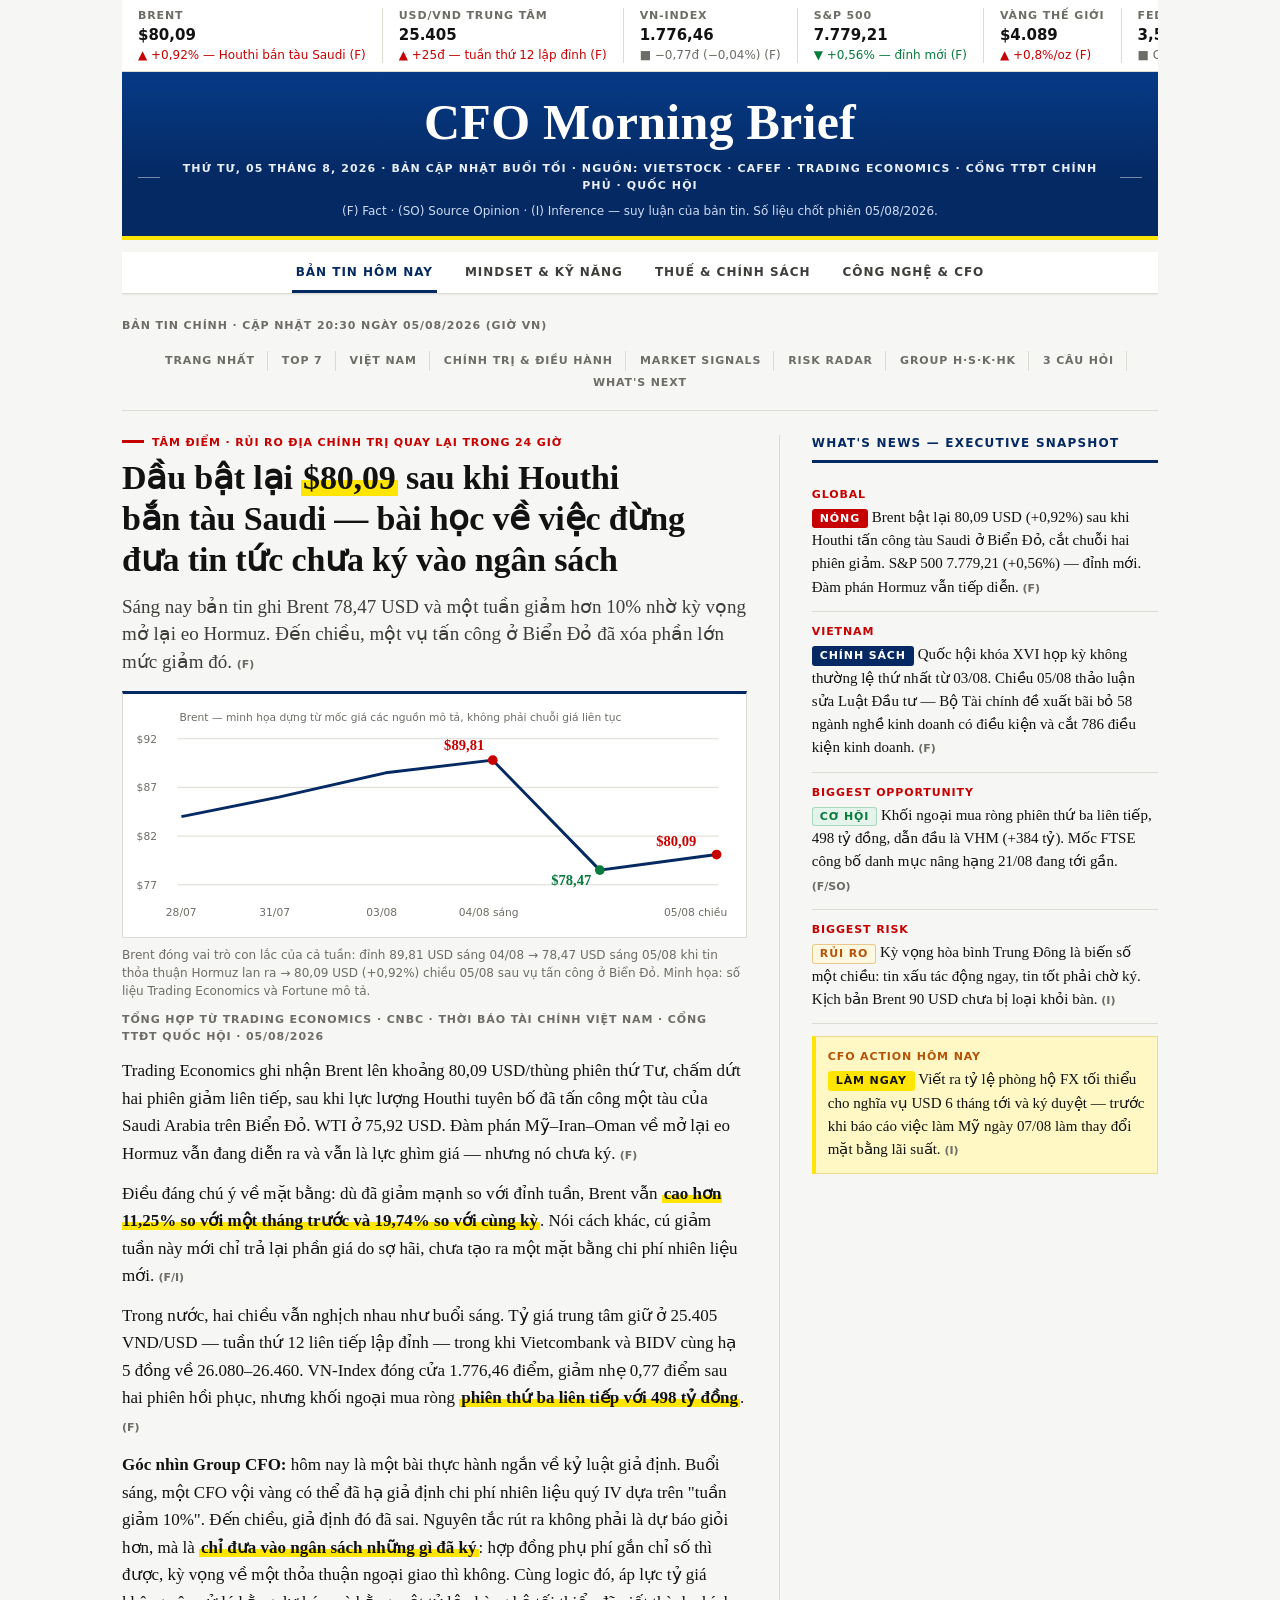
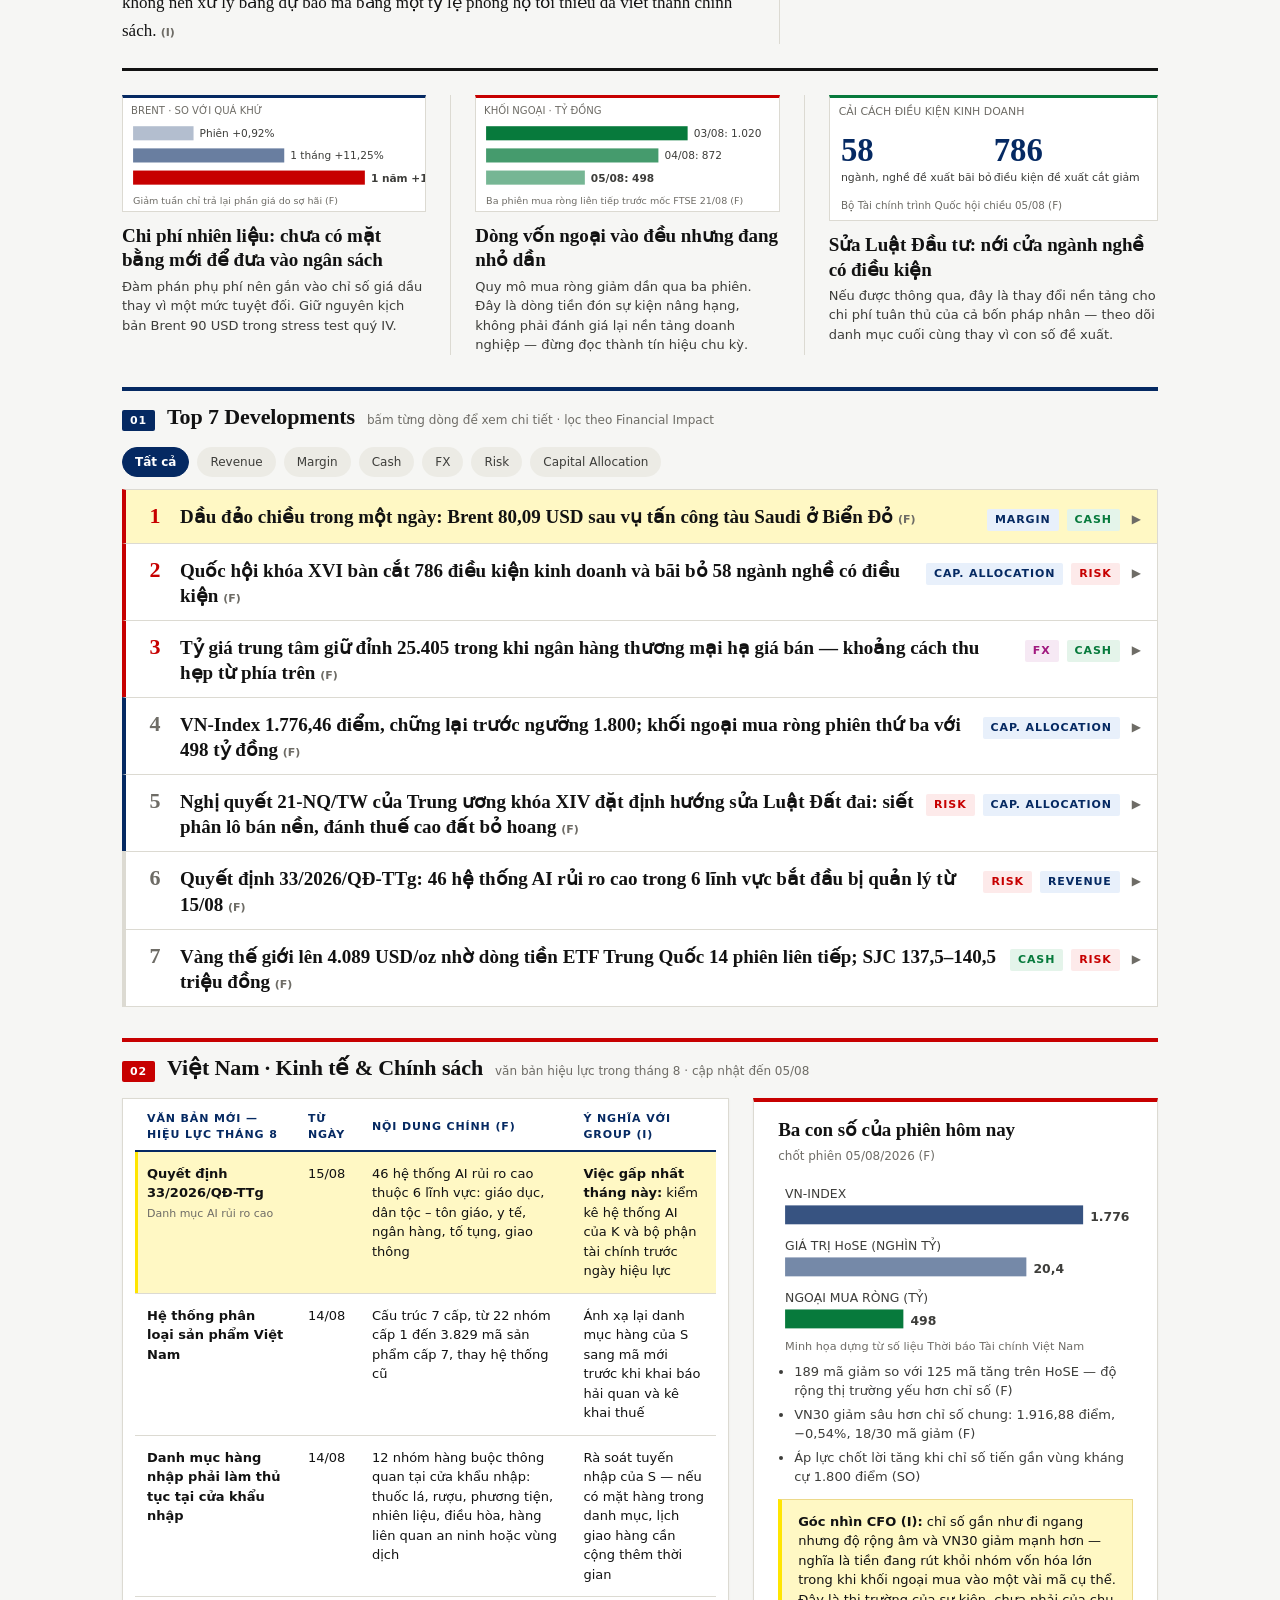
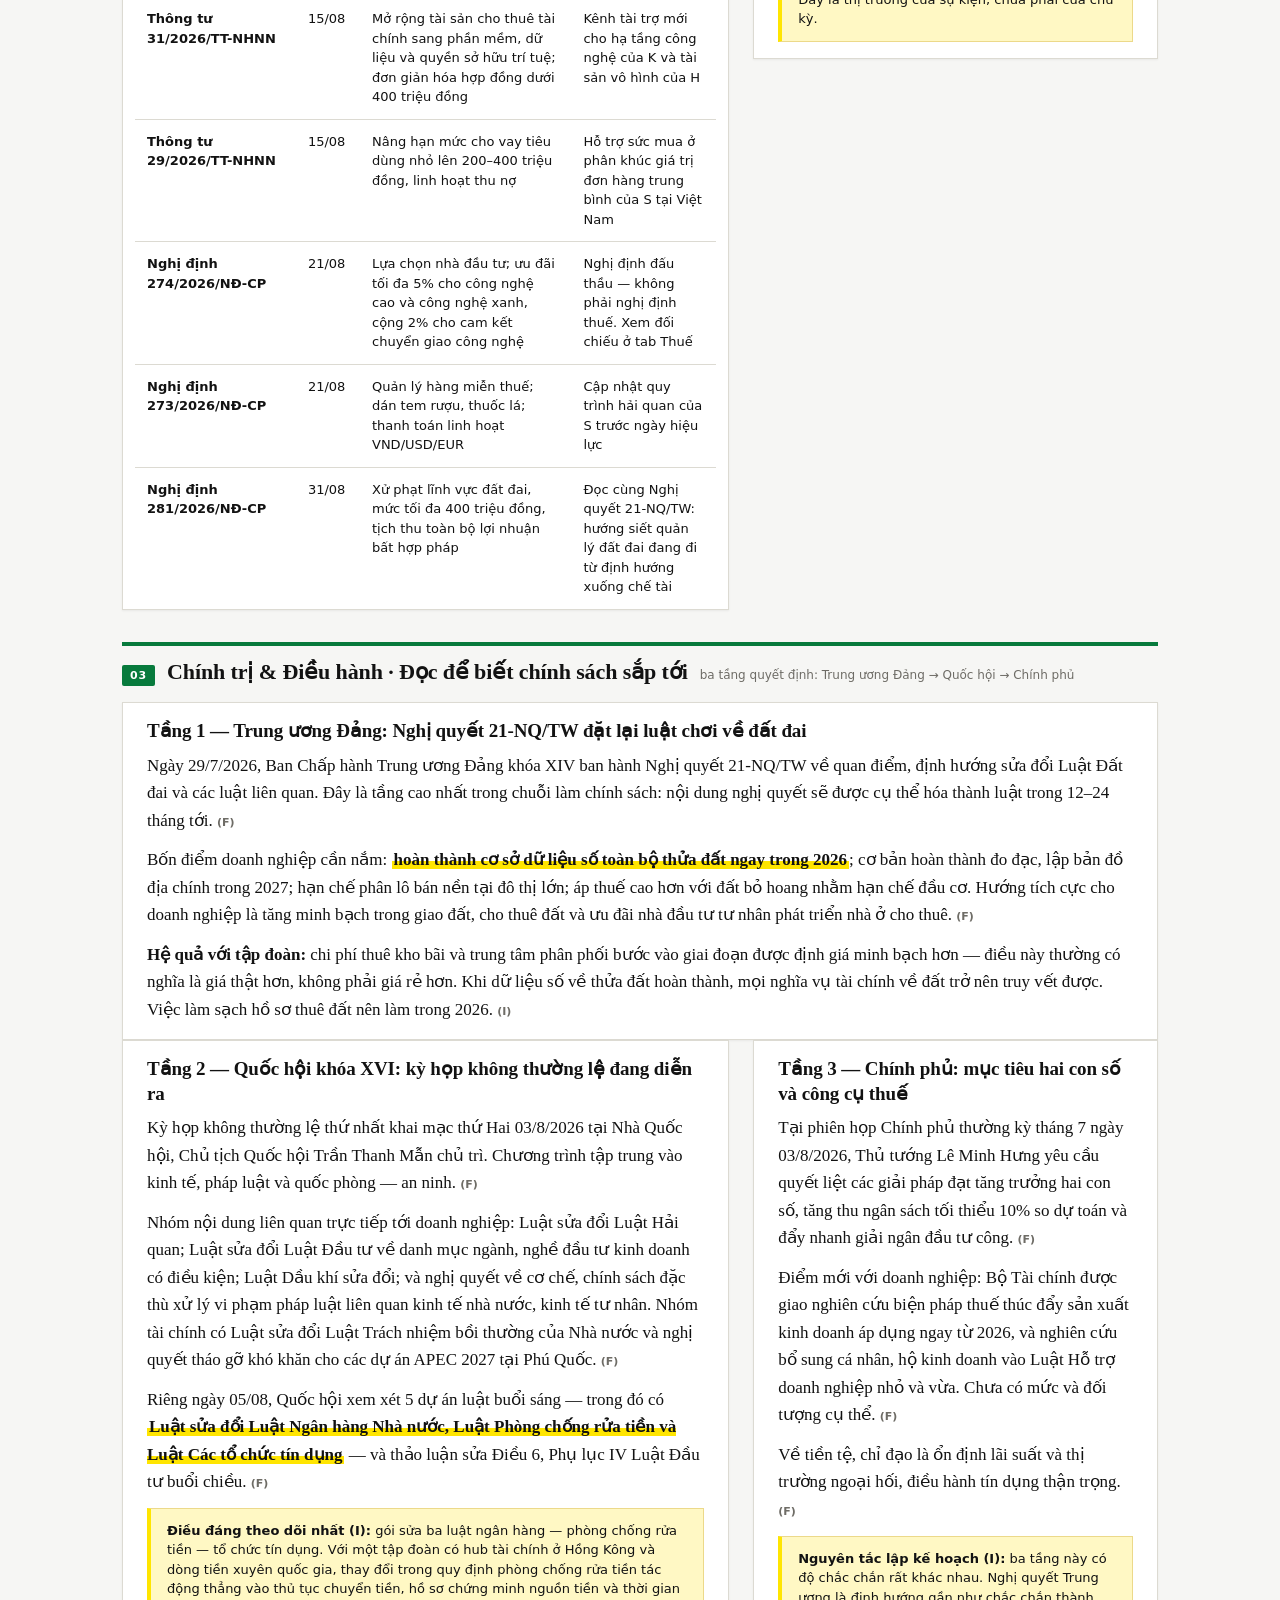
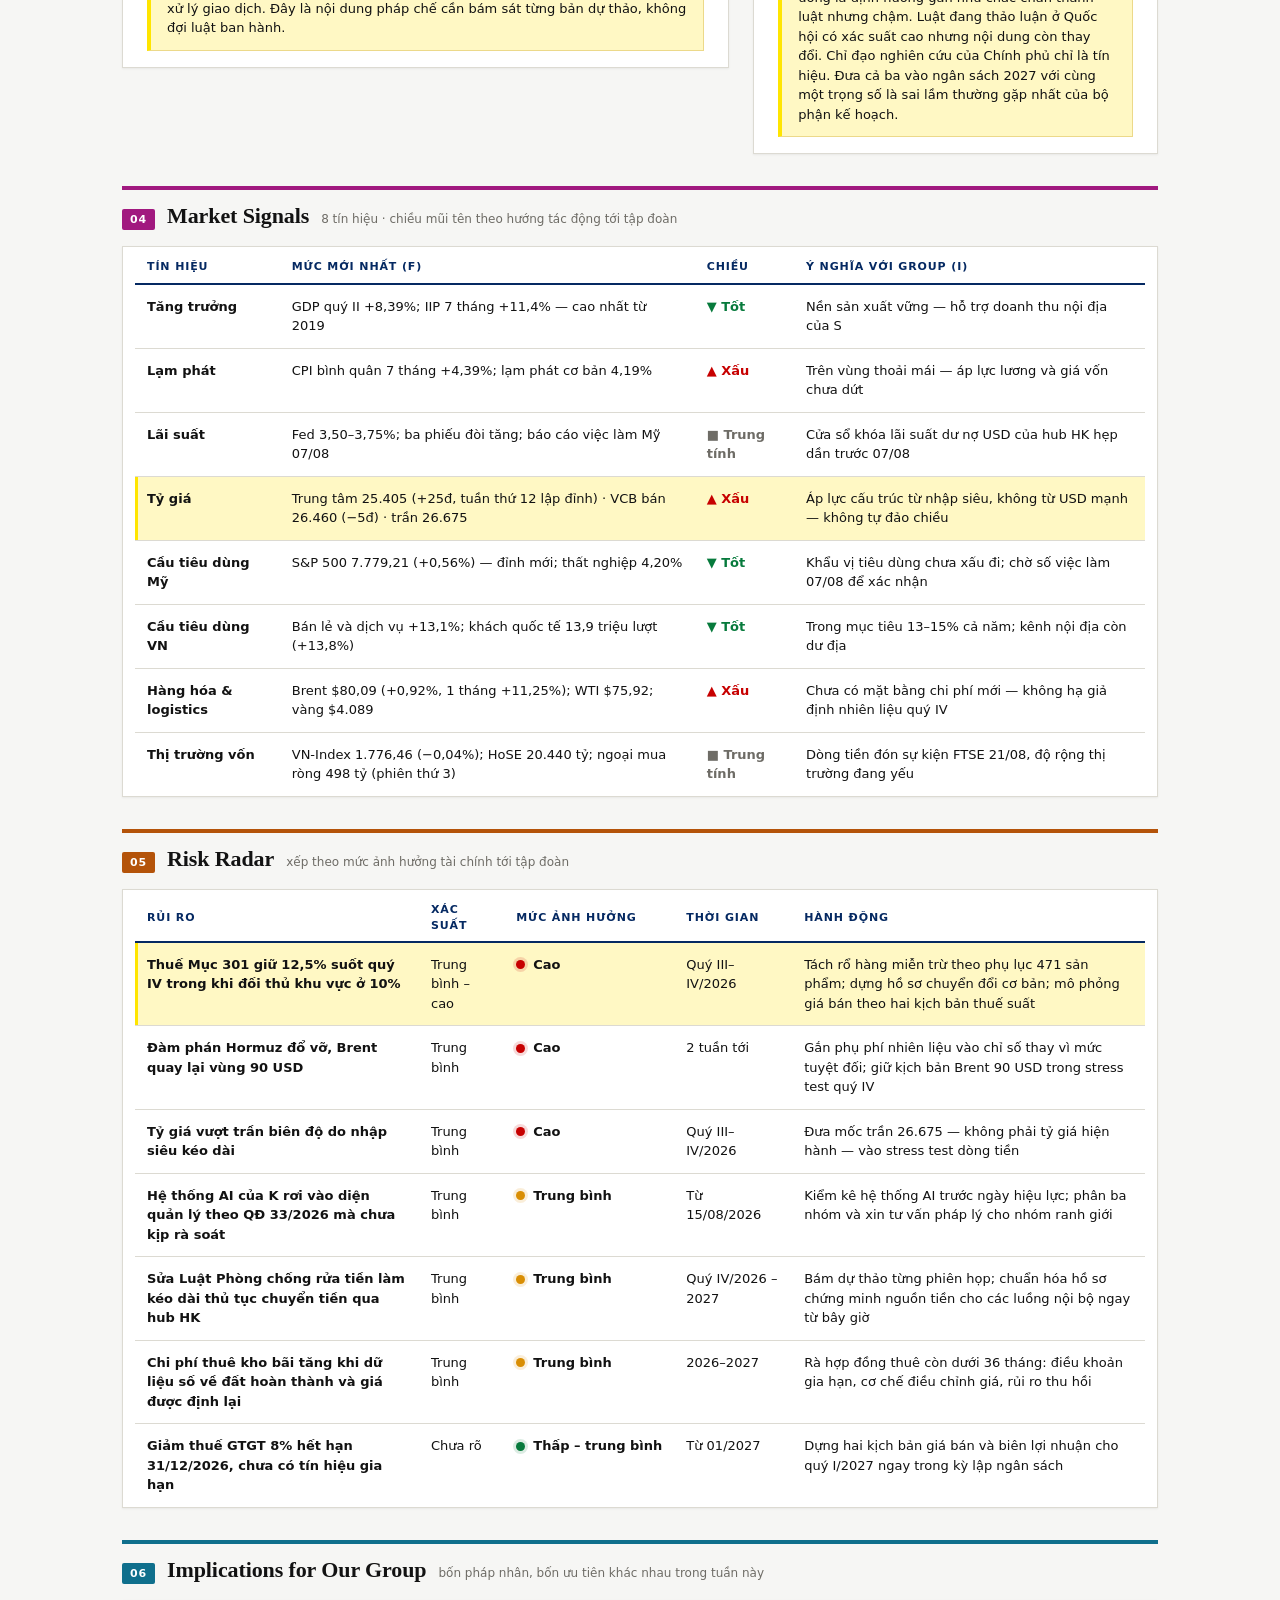
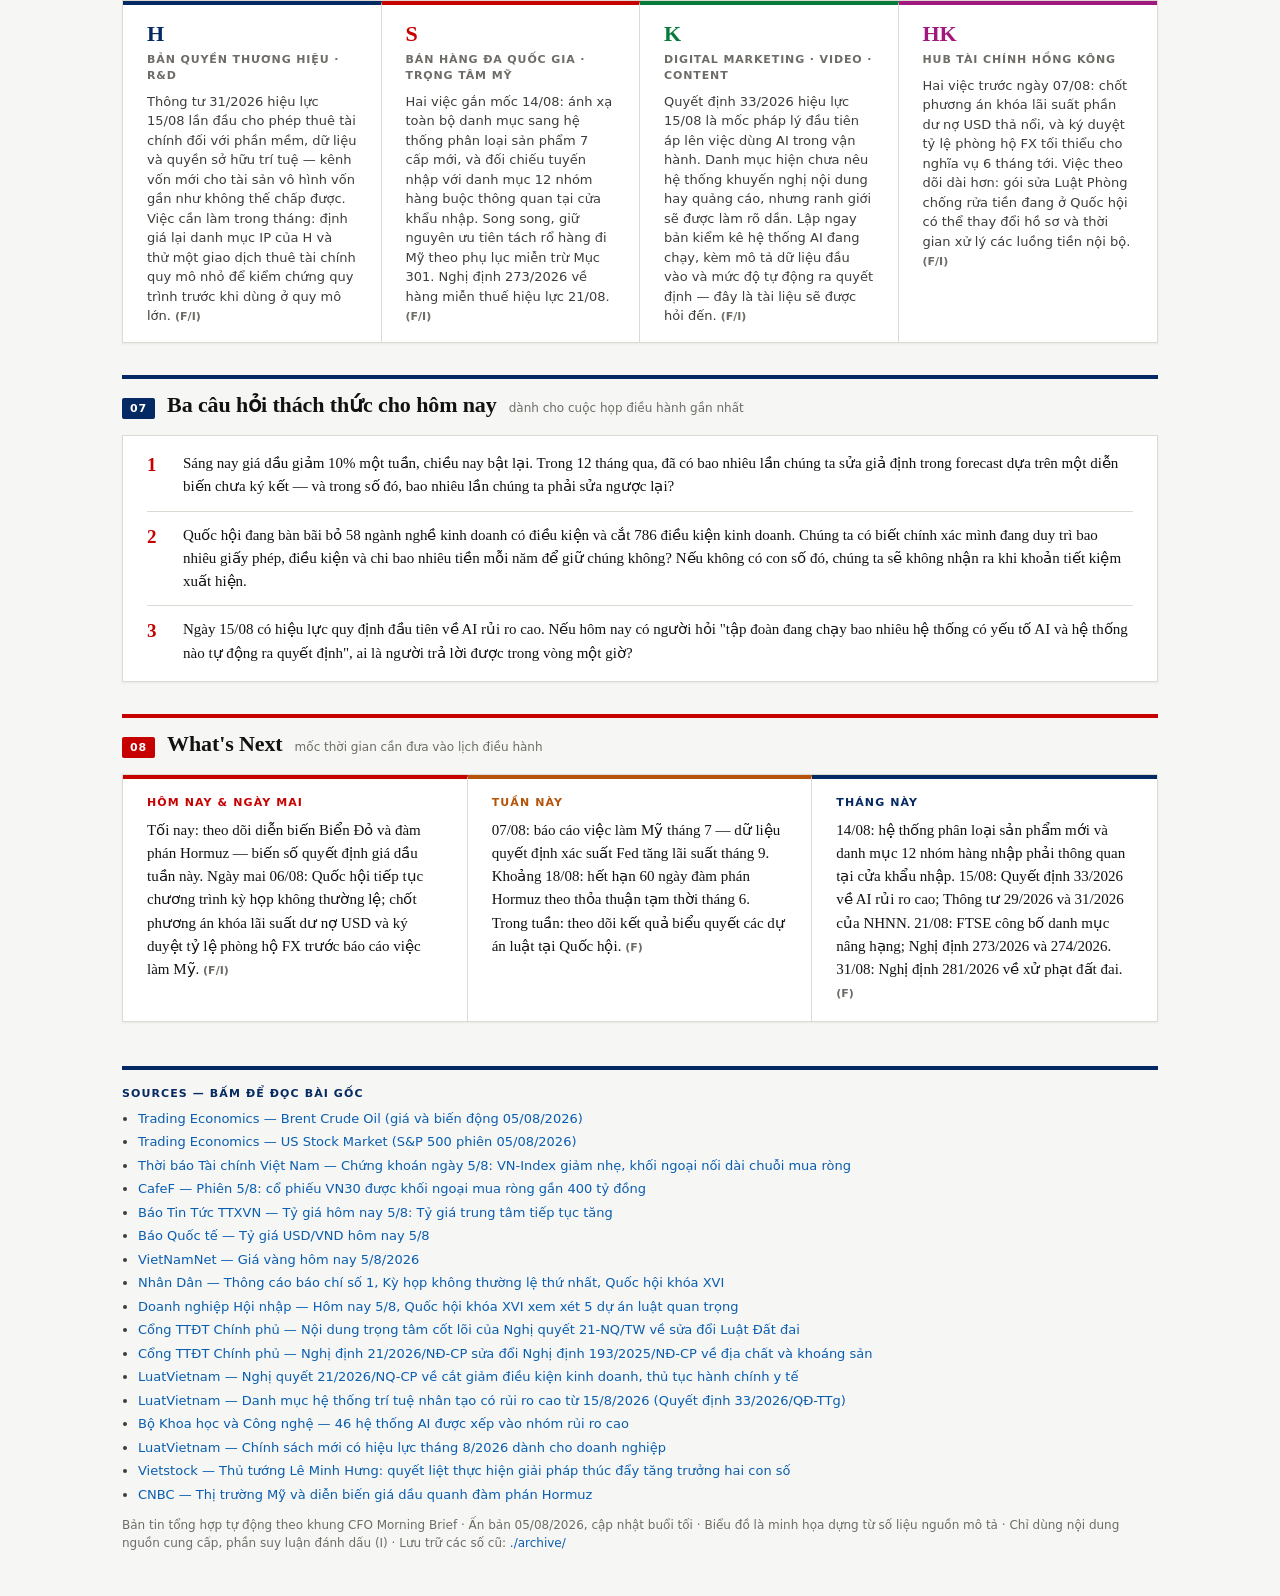
<file: archive/2026-08-05.html>
<!DOCTYPE html>
<html lang="vi">
<head>
<meta charset="UTF-8">
<meta name="viewport" content="width=device-width, initial-scale=1.0">
<title>CFO Morning Brief – 05/08/2026</title>
<style>
  /* ============================================================
     HỆ THỐNG CHỮ + MÀU — CFO Morning Brief
     Font: bộ serif có đủ dấu tiếng Việt. KHÔNG dùng font thiếu
     glyph Việt (chữ sẽ rơi font giữa dòng, giãn cách lỗi).
     Thang cỡ chữ: 11 · 12 · 13 · 15 · 17 · 19 · 22 · 26 · 34
     Thang khoảng cách: 4 · 8 · 12 · 16 · 24 · 32 · 44
     GIAO DIỆN: CHỈ CÓ NỀN SÁNG. Không dark mode, không theme toggle.
     Bảng màu theo lối The Guardian: xanh măng-sét, đỏ tin nóng,
     vàng đánh dấu điểm nhấn, dải màu section để phân vùng nội dung.
     ============================================================ */
  :root {
    --serif: "Noto Serif", Cambria, "Palatino Linotype", "Times New Roman", Times, serif;
    --sans: system-ui, -apple-system, "Segoe UI", Roboto, "Helvetica Neue", Arial, sans-serif;

    --t-micro: 11px;   /* nhãn chữ hoa */
    --t-xs:    12px;   /* chú thích, meta */
    --t-sm:    13px;   /* nội dung bảng, ghi chú UI */
    --t-base:  15px;   /* UI thường */
    --t-body:  17px;   /* văn xuôi serif */
    --t-h4:    19px;
    --t-h3:    22px;
    --t-h2:    26px;

    --lh-tight: 1.2;
    --lh-head:  1.28;
    --lh-ui:    1.5;
    --lh-prose: 1.62;

    --sp1: 4px; --sp2: 8px; --sp3: 12px; --sp4: 16px; --sp5: 24px; --sp6: 32px; --sp7: 44px;

    /* ---- BẢNG MÀU (chỉ nền sáng) ---- */
    color-scheme: light only;
    --paper: #f6f6f4;
    --surface: #ffffff;
    --ink: #121212;
    --ink-2: #3d3d3a;
    --muted: #6e6c66;
    --hair: #dcdad2;
    --rule: #121212;

    --brand: #052962;      /* xanh măng-sét Guardian */
    --brand-2: #0a4b8f;
    --accent: #c70000;     /* đỏ tin nóng */
    --link: #0a5eb0;
    --hl: #ffe500;         /* vàng đánh dấu */
    --hl-soft: #fff8c4;
    --up-bad: #c70000;
    --down-good: #077a3c;
    --warn: #b45309;
    --chip-bg: #ecebe5;
    --warn-bg: #fff8e1;

    /* dải màu luân phiên cho các section */
    --sec: var(--brand);
    --c1: #052962; --c2: #c70000; --c3: #077a3c;
    --c4: #a1197f; --c5: #b45309; --c6: #0f6f8c;

    --shadow-1: 0 1px 2px rgba(18,18,18,.06);
    --shadow-2: 0 6px 18px rgba(5,41,98,.10);
    --ease: cubic-bezier(.2,.6,.25,1);
  }

  * { box-sizing: border-box; margin: 0; padding: 0; }
  html { scroll-behavior: smooth; }
  body {
    font-family: var(--serif);
    font-size: var(--t-body);
    line-height: var(--lh-prose);
    background: var(--paper);
    color: var(--ink);
    -webkit-font-smoothing: antialiased;
    text-rendering: optimizeLegibility;
  }
  p { margin-bottom: var(--sp3); }
  p:last-child { margin-bottom: 0; }
  .wrap { max-width: 1080px; margin: 0 auto; padding: 0 22px var(--sp7); }
  a { color: var(--link); }
  h1, h2, h3, h4 { line-height: var(--lh-head); font-weight: 700; letter-spacing: -0.005em; }
  strong, b { font-weight: 700; }
  ::selection { background: var(--hl); color: var(--ink); }

  /* nhãn chữ hoa dùng chung — mọi nơi cùng một công thức */
  .kicker, .byline, .stamp, .railhead, .wl, .tk, .secno, nav.toc a,
  .tabbar button, th, .tag, .masthead .dateline, .next h3, .gcard .role, .badge {
    font-family: var(--sans);
    text-transform: uppercase;
    letter-spacing: .08em;
    font-weight: 700;
  }

  /* ===== Đánh dấu điểm nhấn ===== */
  /* .hl — bút dạ vàng cho cụm từ/con số quan trọng trong văn xuôi */
  .hl {
    background-image: linear-gradient(transparent 58%, var(--hl) 58%);
    padding: 0 2px;
    font-weight: 700;
  }
  /* .badge — nhãn phân loại tin: nóng / mới / theo dõi / tốt */
  .badge {
    display: inline-block; font-size: var(--t-micro); line-height: 1.45;
    padding: 2px var(--sp2); border-radius: 3px; white-space: nowrap;
    background: var(--chip-bg); color: var(--ink-2); vertical-align: middle;
  }
  .badge.crit  { background: var(--accent); color: #fff; }
  .badge.new   { background: var(--brand); color: #fff; }
  .badge.watch { background: var(--warn-bg); color: var(--warn); box-shadow: inset 0 0 0 1px #e6c98a; }
  .badge.ok    { background: #e4f4ea; color: var(--down-good); box-shadow: inset 0 0 0 1px #a8d9bd; }
  .badge.mark  { background: var(--hl); color: var(--ink); }

  /* ===== Dải chỉ số thị trường ===== */
  .ticker {
    display: flex; overflow-x: auto; padding: var(--sp2) 0;
    background: var(--surface); border-bottom: 1px solid var(--hair);
  }
  .ticker .ti { flex: 1 0 auto; min-width: 136px; padding: 0 var(--sp4); border-right: 1px solid var(--hair); }
  .ticker .ti:last-child { border-right: none; }
  .ticker .tk { font-size: var(--t-micro); color: var(--muted); line-height: 1.4; }
  .ticker .tv { font-family: var(--sans); font-size: var(--t-base); font-weight: 700; font-variant-numeric: tabular-nums; line-height: 1.35; margin-top: 2px; }
  .ticker .td { font-family: var(--sans); font-size: var(--t-xs); line-height: 1.4; margin-top: 1px; }
  .ticker .td.bad { color: var(--up-bad); }
  .ticker .td.good { color: var(--down-good); }
  .ticker .td.flat { color: var(--muted); }

  /* ===== Măng-sét (khối xanh Guardian) ===== */
  .masthead {
    display: flex; flex-direction: column; align-items: center;
    background: var(--brand);
    background-image: linear-gradient(180deg, #063a86 0%, var(--brand) 68%);
    color: #fff;
    padding: var(--sp5) var(--sp4) var(--sp4);
    border-bottom: 4px solid var(--hl);
    margin-bottom: var(--sp1);
  }
  .masthead h1 { font-size: clamp(32px, 5.6vw, 50px); line-height: 1.06; letter-spacing: .005em; text-align: center; color: #fff; }
  .masthead .dateline {
    display: flex; align-items: center; gap: var(--sp3); width: 100%;
    margin-top: var(--sp3); font-size: var(--t-micro); letter-spacing: .1em;
    color: #e9eefb; line-height: 1.5; text-align: center;
  }
  .masthead .dateline::before, .masthead .dateline::after { content: ""; flex: 1 1 24px; border-top: 1px solid rgba(255,255,255,.45); }
  .legend { font-family: var(--sans); font-size: var(--t-xs); line-height: 1.5; color: var(--muted); text-align: center; margin-top: var(--sp2); }
  .masthead .legend { color: #cfdcf5; }

  /* ===== Thanh tab ===== */
  .tabbar {
    display: flex; justify-content: center; flex-wrap: wrap;
    border-bottom: 1px solid var(--hair);
    margin-top: var(--sp3); position: sticky; top: 0; background: var(--surface); z-index: 20;
    box-shadow: var(--shadow-1);
  }
  .tabbar button {
    position: relative; background: none; border: none; cursor: pointer;
    padding: var(--sp3) var(--sp4); font-size: var(--t-xs); color: var(--ink-2); line-height: 1.4;
    transition: color .18s var(--ease);
  }
  .tabbar button::after {
    content: ""; position: absolute; left: var(--sp3); right: var(--sp3); bottom: 0; height: 3px;
    background: var(--brand); transform: scaleX(0); transform-origin: left;
    transition: transform .22s var(--ease);
  }
  .tabbar button:hover { color: var(--brand); }
  .tabbar button:hover::after { transform: scaleX(.45); background: var(--hair); }
  .tabbar button.active { color: var(--brand); }
  .tabbar button.active::after { transform: scaleX(1); background: var(--brand); }
  .tabpanel { display: none; padding-top: var(--sp5); }
  .tabpanel.active { display: block; animation: panelIn .3s var(--ease) both; }
  @keyframes panelIn { from { opacity: 0; transform: translateY(6px); } to { opacity: 1; transform: none; } }

  /* ===== Mục lục trong tab 1 ===== */
  nav.toc { display: flex; flex-wrap: wrap; justify-content: center; gap: 2px; padding-bottom: var(--sp4); border-bottom: 1px solid var(--hair); }
  nav.toc a { font-size: var(--t-micro); font-weight: 600; color: var(--muted); text-decoration: none; padding: 2px var(--sp3); border-right: 1px solid var(--hair); line-height: 1.5; transition: color .16s var(--ease); }
  nav.toc a:last-child { border-right: none; }
  nav.toc a:hover { color: var(--accent); }

  /* ===== Trang nhất ===== */
  .front { display: grid; grid-template-columns: 1.9fr 1fr; gap: 0 var(--sp6); padding-top: var(--sp5); }
  .front .lead { padding-right: var(--sp6); border-right: 1px solid var(--hair); }
  @media (max-width: 780px) {
    .front { grid-template-columns: 1fr; }
    .front .lead { padding-right: 0; border-right: none; border-bottom: 1px solid var(--hair); padding-bottom: var(--sp5); margin-bottom: var(--sp5); }
  }
  .kicker { font-size: var(--t-micro); color: var(--accent); margin-bottom: var(--sp2); line-height: 1.4; }
  .kicker::before { content: ""; display: inline-block; width: 22px; height: 3px; background: var(--accent); vertical-align: middle; margin-right: var(--sp2); transform: translateY(-1px); }
  .lead h2.head { font-size: clamp(25px, 3.2vw, 34px); line-height: var(--lh-tight); margin-bottom: var(--sp3); text-wrap: balance; }
  .lead .deck { font-size: var(--t-h4); line-height: 1.45; color: var(--ink-2); margin-bottom: var(--sp4); }
  .byline { font-size: var(--t-micro); font-weight: 600; color: var(--muted); margin-bottom: var(--sp3); line-height: 1.5; }
  .lead p.body { font-size: var(--t-body); margin-bottom: var(--sp3); }
  .lead p.body:last-child { margin-bottom: 0; }

  .figure { margin: var(--sp2) 0 var(--sp3); }
  .figure svg { width: 100%; height: auto; display: block; border: 1px solid var(--hair); border-top: 3px solid var(--brand); background: var(--surface); }
  .figure figcaption { font-family: var(--sans); font-size: var(--t-xs); line-height: 1.5; color: var(--muted); padding-top: var(--sp2); }

  .facttag { font-family: var(--sans); font-size: var(--t-micro); font-weight: 700; color: var(--muted); white-space: nowrap; }

  /* Cột What's News */
  .rail .railhead { font-size: var(--t-xs); letter-spacing: .1em; color: var(--brand); border-bottom: 3px solid var(--brand); padding-bottom: var(--sp2); margin-bottom: var(--sp3); line-height: 1.4; }
  .wn { padding: var(--sp3) 0; border-bottom: 1px solid var(--hair); font-size: var(--t-base); line-height: 1.55; }
  .wn:last-child { border-bottom: none; }
  .wn .wl { display: block; font-size: var(--t-micro); color: var(--accent); margin-bottom: var(--sp1); line-height: 1.4; }
  .wn.action {
    background: var(--hl-soft); border: 1px solid #ecd98a; border-left: 4px solid var(--hl);
    margin: var(--sp3) 0 0; padding: var(--sp3);
  }
  .wn.action .wl { color: var(--warn); }

  /* Hàng 3 tin có biểu đồ */
  .featurerow { display: grid; grid-template-columns: repeat(auto-fit, minmax(230px, 1fr)); gap: var(--sp5); border-top: 3px solid var(--ink); margin-top: var(--sp5); padding-top: var(--sp5); }
  .feat { border-right: 1px solid var(--hair); padding-right: var(--sp5); transition: transform .2s var(--ease); }
  .feat:hover { transform: translateY(-3px); }
  .feat:last-child { border-right: none; padding-right: 0; }
  .feat svg { width: 100%; height: auto; display: block; border: 1px solid var(--hair); border-top: 3px solid var(--sec); background: var(--surface); }
  .feat:nth-child(1) { --sec: var(--c1); }
  .feat:nth-child(2) { --sec: var(--c2); }
  .feat:nth-child(3) { --sec: var(--c3); }
  .feat h4 { font-size: var(--t-h4); margin: var(--sp3) 0 var(--sp1); }
  .feat p { font-family: var(--sans); font-size: var(--t-sm); line-height: var(--lh-ui); color: var(--ink-2); }
  @media (max-width: 780px) {
    .feat { border-right: none; padding-right: 0; border-bottom: 1px solid var(--hair); padding-bottom: var(--sp4); }
    .feat:last-child { border-bottom: none; padding-bottom: 0; }
  }

  /* ===== Khối section — mỗi section một màu ===== */
  section.sec { margin-top: var(--sp6); }
  section.sec:nth-of-type(6n+1) { --sec: var(--c1); }
  section.sec:nth-of-type(6n+2) { --sec: var(--c2); }
  section.sec:nth-of-type(6n+3) { --sec: var(--c3); }
  section.sec:nth-of-type(6n+4) { --sec: var(--c4); }
  section.sec:nth-of-type(6n+5) { --sec: var(--c5); }
  section.sec:nth-of-type(6n+6) { --sec: var(--c6); }
  .sechead {
    display: flex; align-items: baseline; flex-wrap: wrap; gap: var(--sp3);
    border-top: 4px solid var(--sec); padding-top: var(--sp3); margin-bottom: var(--sp4);
  }
  .sechead h2 { font-size: var(--t-h3); }
  .sechead .secno { font-size: var(--t-micro); color: #fff; background: var(--sec); padding: 3px var(--sp2); border-radius: 2px; line-height: 1.4; }
  .sechead .note { font-family: var(--sans); font-size: var(--t-xs); font-weight: 400; color: var(--muted); line-height: 1.5; }

  /* ===== Thẻ & bảng ===== */
  .card {
    background: var(--surface); border: 1px solid var(--hair); padding: var(--sp4) var(--sp5);
    box-shadow: var(--shadow-1); transition: box-shadow .22s var(--ease), transform .22s var(--ease);
  }
  .card:hover { box-shadow: var(--shadow-2); transform: translateY(-2px); }
  .card.pad > *:last-child { margin-bottom: 0; }
  .card.tablewrap { padding: 0 var(--sp3); overflow-x: auto; }
  .card.accent { border-top: 4px solid var(--sec); }
  .cardtitle { font-size: var(--t-h4); margin-bottom: var(--sp2); }
  .uinote { font-family: var(--sans); font-size: var(--t-sm); line-height: var(--lh-ui); color: var(--ink-2); margin-bottom: var(--sp3); }
  .lede { font-size: var(--t-h4); line-height: 1.5; color: var(--ink-2); margin-bottom: var(--sp4); }
  .tabpanel:not(#tab-brief) > p, .tabpanel:not(#tab-brief) > .lede, .tabpanel > .tabhead { max-width: 76ch; }
  .prose p { margin-bottom: var(--sp3); }
  .prose p:last-child { margin-bottom: 0; }
  .tabhead { font-size: clamp(24px, 3.1vw, 32px); line-height: var(--lh-tight); margin-bottom: var(--sp3); text-wrap: balance; }
  .stamp { font-size: var(--t-micro); color: var(--muted); margin-bottom: var(--sp4); line-height: 1.5; }
  .srcname { display: inline-block; font-family: var(--sans); font-size: var(--t-micro); font-weight: 400; letter-spacing: 0; text-transform: none; color: var(--muted); line-height: 1.45; margin-top: 2px; }

  table { width: 100%; border-collapse: collapse; font-family: var(--sans); font-size: var(--t-sm); line-height: var(--lh-ui); }
  th { text-align: left; font-size: var(--t-micro); color: var(--brand); padding: var(--sp3) var(--sp3) var(--sp2); border-bottom: 2px solid var(--brand); line-height: 1.4; }
  td { padding: var(--sp3); border-bottom: 1px solid var(--hair); vertical-align: top; }
  tbody tr { transition: background .16s var(--ease); }
  tbody tr:hover { background: #f4f7fd; }
  tr:last-child td { border-bottom: none; }
  td.num { text-align: right; font-variant-numeric: tabular-nums; white-space: nowrap; }
  td .vb, td b.vb { display: inline-block; font-size: var(--t-base); font-weight: 700; line-height: 1.4; }
  tr.key td { background: var(--hl-soft); }
  tr.key td:first-child { box-shadow: inset 3px 0 0 var(--hl); }
  .dir { font-weight: 700; }
  .dir.up { color: var(--up-bad); } .dir.down { color: var(--down-good); } .dir.flat { color: var(--muted); }
  .impact { display: inline-flex; align-items: center; gap: var(--sp2); font-size: var(--t-sm); font-weight: 600; white-space: nowrap; }
  .impact .dot { width: 9px; height: 9px; border-radius: 50%; flex: 0 0 auto; background: var(--muted); }
  .impact.high .dot { background: var(--accent); box-shadow: 0 0 0 3px rgba(199,0,0,.15); }
  .impact.med .dot { background: #d98e04; box-shadow: 0 0 0 3px rgba(217,142,4,.15); }
  .impact.low .dot { background: var(--down-good); box-shadow: 0 0 0 3px rgba(7,122,60,.14); }
  .missing { color: var(--muted); font-style: italic; }

  /* ===== Chip lọc + accordion Top 7 ===== */
  .chips { display: flex; flex-wrap: wrap; gap: var(--sp2); margin-bottom: var(--sp3); }
  .chip {
    font-family: var(--sans); font-size: var(--t-xs); line-height: 1.5; padding: 5px var(--sp3);
    border-radius: 999px; cursor: pointer; user-select: none;
    background: var(--chip-bg); color: var(--ink-2); border: 1px solid transparent;
    transition: background .16s var(--ease), color .16s var(--ease), border-color .16s var(--ease);
  }
  .chip:hover { border-color: var(--brand); color: var(--brand); }
  .chip.active { background: var(--brand); color: #fff; font-weight: 700; border-color: var(--brand); }

  .dev {
    background: var(--surface); border: 1px solid var(--hair); border-left: 4px solid var(--hair);
    margin-bottom: -1px;
    transition: border-left-color .2s var(--ease), box-shadow .2s var(--ease);
  }
  .dev:hover { box-shadow: var(--shadow-1); }
  .dev[data-p="1"], .dev[data-p="2"], .dev[data-p="3"] { border-left-color: var(--accent); }
  .dev[data-p="4"], .dev[data-p="5"] { border-left-color: var(--brand); }
  .dev.open { border-left-color: var(--brand-2); box-shadow: var(--shadow-2); position: relative; z-index: 1; }
  .dev-head { display: flex; align-items: baseline; gap: var(--sp3); padding: var(--sp3) var(--sp4); cursor: pointer; }
  .dev-head:hover { background: #f4f7fd; }
  .dev .pri { flex: 0 0 26px; font-size: var(--t-h3); font-weight: 700; color: var(--muted); text-align: center; line-height: 1.25; }
  .dev[data-p="1"] .pri, .dev[data-p="2"] .pri, .dev[data-p="3"] .pri { color: var(--accent); }
  .dev .t { flex: 1 1 260px; font-size: var(--t-h4); font-weight: 700; line-height: 1.32; }
  .dev.key .dev-head { background: var(--hl-soft); }
  .dev.key .dev-head:hover { background: #fdf3ae; }
  .dev .tags { display: flex; flex-wrap: wrap; gap: var(--sp2); }
  .tag { font-size: var(--t-micro); font-weight: 600; padding: 3px var(--sp2); background: var(--chip-bg); color: var(--ink-2); white-space: nowrap; line-height: 1.45; border-radius: 2px; }
  .tag.rev { background: #e8f0fb; color: var(--brand); }
  .tag.risk { background: #fdeaea; color: var(--accent); }
  .tag.cash { background: #e4f4ea; color: var(--down-good); }
  .tag.fx { background: #f6e9f4; color: var(--c4); }
  .dev .arrow { font-family: var(--sans); font-size: var(--t-xs); color: var(--muted); transition: transform .18s var(--ease); }
  .dev.open .arrow { transform: rotate(90deg); }
  .dev-body { display: none; padding: 0 var(--sp5) var(--sp4) 66px; }
  .dev.open .dev-body { display: block; animation: bodyIn .24s var(--ease) both; }
  @keyframes bodyIn { from { opacity: 0; transform: translateY(-4px); } to { opacity: 1; transform: none; } }
  .dev-body dl { display: grid; grid-template-columns: 128px 1fr; gap: var(--sp2) var(--sp3); font-family: var(--sans); font-size: var(--t-sm); line-height: var(--lh-ui); }
  .dev-body dt { font-size: var(--t-micro); font-weight: 700; text-transform: uppercase; letter-spacing: .08em; color: var(--brand); padding-top: 1px; }
  .dev.hidden { display: none; }
  @media (max-width: 620px) {
    .dev-body { padding-left: var(--sp4); }
    .dev-body dl { grid-template-columns: 1fr; gap: 2px; }
    .dev-body dd { margin-bottom: var(--sp2); }
  }

  /* ===== Mục Việt Nam ===== */
  .vnGrid { display: grid; grid-template-columns: 1.5fr 1fr; gap: var(--sp5); align-items: start; }
  @media (max-width: 860px) { .vnGrid { grid-template-columns: 1fr; } }
  .fdi {
    background: var(--surface); border: 1px solid var(--hair); border-top: 4px solid var(--sec);
    padding: var(--sp4) var(--sp5); box-shadow: var(--shadow-1);
    transition: box-shadow .22s var(--ease), transform .22s var(--ease);
  }
  .fdi:hover { box-shadow: var(--shadow-2); transform: translateY(-2px); }
  .fdi h3 { font-size: var(--t-h4); margin-bottom: var(--sp1); }
  .fdi .sub { font-family: var(--sans); font-size: var(--t-xs); line-height: var(--lh-ui); color: var(--muted); margin-bottom: var(--sp3); }
  .fdi svg { width: 100%; height: auto; display: block; margin-bottom: var(--sp2); }
  .fdi ul { font-family: var(--sans); font-size: var(--t-sm); line-height: var(--lh-ui); color: var(--ink-2); padding-left: var(--sp4); margin-top: var(--sp2); }
  .fdi li { margin-bottom: var(--sp1); }
  .callout, .cfoline {
    font-family: var(--sans); font-size: var(--t-sm); line-height: var(--lh-ui);
    background: var(--hl-soft); border: 1px solid #ecd98a; border-left: 4px solid var(--hl);
    padding: var(--sp3) var(--sp4); margin-top: var(--sp3);
  }

  /* ===== Thẻ 4 công ty ===== */
  .grid4 { display: grid; grid-template-columns: repeat(auto-fit, minmax(220px, 1fr)); border: 1px solid var(--hair); background: var(--surface); box-shadow: var(--shadow-1); }
  .gcard { padding: var(--sp4) var(--sp5); border-right: 1px solid var(--hair); border-top: 4px solid var(--sec); transition: background .18s var(--ease); }
  .gcard:nth-child(1) { --sec: var(--c1); }
  .gcard:nth-child(2) { --sec: var(--c2); }
  .gcard:nth-child(3) { --sec: var(--c3); }
  .gcard:nth-child(4) { --sec: var(--c4); }
  .gcard:hover { background: #fafbfe; }
  .gcard:last-child { border-right: none; }
  @media (max-width: 920px) {
    .gcard { border-right: none; border-bottom: 1px solid var(--hair); }
    .gcard:last-child { border-bottom: none; }
  }
  .gcard h3 { font-size: var(--t-h3); line-height: 1.2; color: var(--sec); }
  .gcard .role { display: block; font-size: var(--t-micro); color: var(--muted); margin: var(--sp1) 0 var(--sp2); line-height: 1.45; }
  .gcard p { font-family: var(--sans); font-size: var(--t-sm); line-height: var(--lh-ui); color: var(--ink-2); }

  /* ===== Danh sách đánh số ===== */
  .q { display: flex; gap: var(--sp3); padding: var(--sp3) 0; border-bottom: 1px solid var(--hair); font-size: var(--t-base); line-height: 1.55; }
  .q:last-child { border-bottom: none; padding-bottom: 0; }
  .q:first-child { padding-top: 0; }
  .q .qn { flex: 0 0 24px; font-size: var(--t-h4); font-weight: 700; color: var(--accent); line-height: 1.35; }

  /* ===== What's Next / lộ trình ===== */
  .next { display: grid; grid-template-columns: repeat(auto-fit, minmax(240px, 1fr)); border: 1px solid var(--hair); background: var(--surface); box-shadow: var(--shadow-1); }
  .next > div { padding: var(--sp4) var(--sp5); border-right: 1px solid var(--hair); border-top: 4px solid var(--sec); }
  .next > div:nth-child(1) { --sec: var(--c2); }
  .next > div:nth-child(2) { --sec: var(--c5); }
  .next > div:nth-child(3) { --sec: var(--c1); }
  .next > div:last-child { border-right: none; }
  @media (max-width: 820px) {
    .next > div { border-right: none; border-bottom: 1px solid var(--hair); }
    .next > div:last-child { border-bottom: none; }
  }
  .next h3 { font-size: var(--t-micro); letter-spacing: .1em; color: var(--sec); margin-bottom: var(--sp2); line-height: 1.4; }
  .next p { font-size: var(--t-base); line-height: 1.55; }

  /* ===== Trích dẫn ===== */
  .quotebox {
    background: var(--surface); border: 1px solid var(--hair); border-left: 5px solid var(--hl);
    padding: var(--sp5); margin: var(--sp3) 0 var(--sp4); box-shadow: var(--shadow-1);
  }
  .quotebox .qt { font-size: var(--t-h3); line-height: 1.45; font-style: italic; text-wrap: pretty; }
  .quotebox .who { font-family: var(--sans); font-size: var(--t-xs); font-weight: 600; color: var(--brand); margin-top: var(--sp3); line-height: var(--lh-ui); }

  .twocol { display: grid; grid-template-columns: 1.5fr 1fr; gap: var(--sp5); align-items: start; }
  @media (max-width: 860px) { .twocol { grid-template-columns: 1fr; } }

  /* ===== Hiệu ứng hiện dần khi cuộn ===== */
  .reveal { opacity: 0; transform: translateY(14px); transition: opacity .5s var(--ease), transform .5s var(--ease); }
  .reveal.in { opacity: 1; transform: none; }

  /* ===== Chân trang ===== */
  footer { margin-top: var(--sp7); padding-top: var(--sp4); border-top: 4px solid var(--brand); font-family: var(--sans); font-size: var(--t-sm); line-height: var(--lh-ui); color: var(--ink-2); }
  footer h4 { font-family: var(--sans); font-size: var(--t-micro); text-transform: uppercase; letter-spacing: .1em; color: var(--brand); margin-bottom: var(--sp2); line-height: 1.4; }
  footer ul { padding-left: var(--sp4); }
  footer li { margin-bottom: var(--sp1); }
  footer a { text-decoration: none; }
  footer a:hover { text-decoration: underline; }
  @media (max-width: 640px) {
    .wrap { padding: 0 16px var(--sp6); }
    .tabbar { flex-wrap: nowrap; overflow-x: auto; justify-content: flex-start; }
    .tabbar button { padding: 11px 14px; white-space: nowrap; }
    .masthead { padding-top: var(--sp4); }
    .masthead .dateline { justify-content: center; letter-spacing: .06em; }
    .masthead .dateline::before, .masthead .dateline::after { display: none; }
    nav.toc { gap: 0; }
    nav.toc a { padding: 2px var(--sp2); }
    .ticker .ti { min-width: 124px; padding: 0 var(--sp3); }
  }
  footer .fine { margin-top: var(--sp3); font-size: var(--t-xs); color: var(--muted); line-height: var(--lh-ui); }

  /* ===== Tôn trọng thiết lập giảm chuyển động ===== */
  @media (prefers-reduced-motion: reduce) {
    html { scroll-behavior: auto; }
    *, *::before, *::after { animation: none !important; transition: none !important; }
    .reveal { opacity: 1; transform: none; }
  }
</style>
</head>
<body>
<div class="wrap">

<!-- Market data strip -->
<div class="ticker">
  <div class="ti"><div class="tk">Brent</div><div class="tv">$80,09</div><div class="td bad">▲ +0,92% — Houthi bắn tàu Saudi (F)</div></div>
  <div class="ti"><div class="tk">USD/VND trung tâm</div><div class="tv">25.405</div><div class="td bad">▲ +25đ — tuần thứ 12 lập đỉnh (F)</div></div>
  <div class="ti"><div class="tk">VN-Index</div><div class="tv">1.776,46</div><div class="td flat">■ −0,77đ (−0,04%) (F)</div></div>
  <div class="ti"><div class="tk">S&amp;P 500</div><div class="tv">7.779,21</div><div class="td good">▼ +0,56% — đỉnh mới (F)</div></div>
  <div class="ti"><div class="tk">Vàng thế giới</div><div class="tv">$4.089</div><div class="td bad">▲ +0,8%/oz (F)</div></div>
  <div class="ti"><div class="tk">Fed Funds</div><div class="tv">3,50–3,75%</div><div class="td flat">■ Giữ nguyên, 3 phiếu đòi tăng (F)</div></div>
</div>

<div class="masthead">
  <h1>CFO Morning Brief</h1>
  <div class="dateline">Thứ Tư, 05 tháng 8, 2026 · Bản cập nhật buổi tối · Nguồn: Vietstock · CafeF · Trading Economics · Cổng TTĐT Chính phủ · Quốc hội</div>
  <div class="legend">(F) Fact · (SO) Source Opinion · (I) Inference — suy luận của bản tin. Số liệu chốt phiên 05/08/2026.</div>
</div>

<div class="tabbar" id="tabbar">
  <button class="active" data-tab="tab-brief">Bản tin hôm nay</button>
  <button data-tab="tab-mindset">Mindset &amp; Kỹ năng</button>
  <button data-tab="tab-tax">Thuế &amp; Chính sách</button>
  <button data-tab="tab-tech">Công nghệ &amp; CFO</button>
</div>

<!-- ============================ TAB 1 ============================ -->
<div class="tabpanel active" id="tab-brief">
  <div class="stamp">Bản tin chính · Cập nhật 20:30 ngày 05/08/2026 (giờ VN)</div>

  <nav class="toc">
    <a href="#front">Trang nhất</a>
    <a href="#top7">Top 7</a>
    <a href="#vn">Việt Nam</a>
    <a href="#chinhtri">Chính trị &amp; Điều hành</a>
    <a href="#signals">Market Signals</a>
    <a href="#risk">Risk Radar</a>
    <a href="#group">Group H·S·K·HK</a>
    <a href="#hoi">3 câu hỏi</a>
    <a href="#next">What's Next</a>
  </nav>

  <div class="front" id="front">
    <div class="lead">
      <div class="kicker">Tâm điểm · Rủi ro địa chính trị quay lại trong 24 giờ</div>
      <h2 class="head">Dầu bật lại <span class="hl">$80,09</span> sau khi Houthi bắn tàu Saudi — bài học về việc đừng đưa tin tức chưa ký vào ngân sách</h2>
      <div class="deck">Sáng nay bản tin ghi Brent 78,47 USD và một tuần giảm hơn 10% nhờ kỳ vọng mở lại eo Hormuz. Đến chiều, một vụ tấn công ở Biển Đỏ đã xóa phần lớn mức giảm đó. <span class="facttag">(F)</span></div>
      <figure class="figure">
        <svg viewBox="0 0 640 250" role="img" aria-label="Giá dầu Brent từ 89,81 USD ngày 04/08 xuống 78,47 USD sáng 05/08 rồi bật lại 80,09 USD chiều 05/08">
          <rect width="640" height="250" fill="none"/>
          <g stroke="#dcdad2" stroke-width="1">
            <line x1="56" y1="46" x2="612" y2="46"/><line x1="56" y1="96" x2="612" y2="96"/>
            <line x1="56" y1="146" x2="612" y2="146"/><line x1="56" y1="196" x2="612" y2="196"/>
          </g>
          <g font-family="system-ui" font-size="11" fill="#6e6c66">
            <text x="14" y="50">$92</text><text x="14" y="100">$87</text><text x="14" y="150">$82</text><text x="14" y="200">$77</text>
            <text x="44" y="228">28/07</text><text x="140" y="228">31/07</text><text x="250" y="228">03/08</text><text x="345" y="228">04/08 sáng</text><text x="556" y="228">05/08 chiều</text>
          </g>
          <path d="M60,126 L160,106 L270,81 L380,68 L490,181 L610,165" fill="none" stroke="#052962" stroke-width="3" stroke-linejoin="round"/>
          <circle cx="380" cy="68" r="5" fill="#c70000"/>
          <circle cx="490" cy="181" r="5" fill="#077a3c"/>
          <circle cx="610" cy="165" r="5" fill="#c70000"/>
          <g font-family="Noto Serif, Cambria, Times New Roman, serif" font-size="15" font-weight="bold">
            <text x="330" y="58" fill="#c70000">$89,81</text>
            <text x="440" y="196" fill="#077a3c">$78,47</text>
            <text x="548" y="156" fill="#c70000">$80,09</text>
          </g>
          <text x="58" y="28" font-family="system-ui" font-size="11" fill="#6e6c66">Brent — minh họa dựng từ mốc giá các nguồn mô tả, không phải chuỗi giá liên tục</text>
        </svg>
        <figcaption>Brent đóng vai trò con lắc của cả tuần: đỉnh 89,81 USD sáng 04/08 → 78,47 USD sáng 05/08 khi tin thỏa thuận Hormuz lan ra → 80,09 USD (+0,92%) chiều 05/08 sau vụ tấn công ở Biển Đỏ. Minh họa: số liệu Trading Economics và Fortune mô tả.</figcaption>
      </figure>
      <div class="byline">Tổng hợp từ Trading Economics · CNBC · Thời báo Tài chính Việt Nam · Cổng TTĐT Quốc hội · 05/08/2026</div>
      <p class="body">Trading Economics ghi nhận Brent lên khoảng 80,09 USD/thùng phiên thứ Tư, chấm dứt hai phiên giảm liên tiếp, sau khi lực lượng Houthi tuyên bố đã tấn công một tàu của Saudi Arabia trên Biển Đỏ. WTI ở 75,92 USD. Đàm phán Mỹ–Iran–Oman về mở lại eo Hormuz vẫn đang diễn ra và vẫn là lực ghìm giá — nhưng nó chưa ký. <span class="facttag">(F)</span></p>
      <p class="body">Điều đáng chú ý về mặt bằng: dù đã giảm mạnh so với đỉnh tuần, Brent vẫn <span class="hl">cao hơn 11,25% so với một tháng trước và 19,74% so với cùng kỳ</span>. Nói cách khác, cú giảm tuần này mới chỉ trả lại phần giá do sợ hãi, chưa tạo ra một mặt bằng chi phí nhiên liệu mới. <span class="facttag">(F/I)</span></p>
      <p class="body">Trong nước, hai chiều vẫn nghịch nhau như buổi sáng. Tỷ giá trung tâm giữ ở 25.405 VND/USD — tuần thứ 12 liên tiếp lập đỉnh — trong khi Vietcombank và BIDV cùng hạ 5 đồng về 26.080–26.460. VN-Index đóng cửa 1.776,46 điểm, giảm nhẹ 0,77 điểm sau hai phiên hồi phục, nhưng khối ngoại mua ròng <span class="hl">phiên thứ ba liên tiếp với 498 tỷ đồng</span>. <span class="facttag">(F)</span></p>
      <p class="body"><strong>Góc nhìn Group CFO:</strong> hôm nay là một bài thực hành ngắn về kỷ luật giả định. Buổi sáng, một CFO vội vàng có thể đã hạ giả định chi phí nhiên liệu quý IV dựa trên "tuần giảm 10%". Đến chiều, giả định đó đã sai. Nguyên tắc rút ra không phải là dự báo giỏi hơn, mà là <span class="hl">chỉ đưa vào ngân sách những gì đã ký</span>: hợp đồng phụ phí gắn chỉ số thì được, kỳ vọng về một thỏa thuận ngoại giao thì không. Cùng logic đó, áp lực tỷ giá không nên xử lý bằng dự báo mà bằng một tỷ lệ phòng hộ tối thiểu đã viết thành chính sách. <span class="facttag">(I)</span></p>
    </div>

    <aside class="rail">
      <h3 class="railhead">What's News — Executive Snapshot</h3>
      <div class="wn"><span class="wl">Global</span><span class="badge crit">Nóng</span> Brent bật lại 80,09 USD (+0,92%) sau khi Houthi tấn công tàu Saudi ở Biển Đỏ, cắt chuỗi hai phiên giảm. S&amp;P 500 7.779,21 (+0,56%) — đỉnh mới. Đàm phán Hormuz vẫn tiếp diễn. <span class="facttag">(F)</span></div>
      <div class="wn"><span class="wl">Vietnam</span><span class="badge new">Chính sách</span> Quốc hội khóa XVI họp kỳ không thường lệ thứ nhất từ 03/08. Chiều 05/08 thảo luận sửa Luật Đầu tư — Bộ Tài chính đề xuất bãi bỏ 58 ngành nghề kinh doanh có điều kiện và cắt 786 điều kiện kinh doanh. <span class="facttag">(F)</span></div>
      <div class="wn"><span class="wl">Biggest Opportunity</span><span class="badge ok">Cơ hội</span> Khối ngoại mua ròng phiên thứ ba liên tiếp, 498 tỷ đồng, dẫn đầu là VHM (+384 tỷ). Mốc FTSE công bố danh mục nâng hạng 21/08 đang tới gần. <span class="facttag">(F/SO)</span></div>
      <div class="wn"><span class="wl">Biggest Risk</span><span class="badge watch">Rủi ro</span> Kỳ vọng hòa bình Trung Đông là biến số một chiều: tin xấu tác động ngay, tin tốt phải chờ ký. Kịch bản Brent 90 USD chưa bị loại khỏi bàn. <span class="facttag">(I)</span></div>
      <div class="wn action"><span class="wl">CFO Action hôm nay</span><span class="badge mark">Làm ngay</span> Viết ra tỷ lệ phòng hộ FX tối thiểu cho nghĩa vụ USD 6 tháng tới và ký duyệt — trước khi báo cáo việc làm Mỹ ngày 07/08 làm thay đổi mặt bằng lãi suất. <span class="facttag">(I)</span></div>
    </aside>
  </div>

  <div class="featurerow">
    <div class="feat reveal">
      <svg viewBox="0 0 300 112" role="img" aria-label="Brent 80,09 USD, cao hơn 11,25% so với một tháng trước và 19,74% so với cùng kỳ">
        <g font-family="system-ui" font-size="10" fill="#6e6c66"><text x="8" y="16">BRENT · SO VỚI QUÁ KHỨ</text></g>
        <g font-family="system-ui" font-size="10.5" fill="#3d3d3a">
          <rect x="10" y="28" width="60" height="14" fill="#052962" opacity=".3"/><text x="76" y="39">Phiên +0,92%</text>
          <rect x="10" y="50" width="150" height="14" fill="#052962" opacity=".6"/><text x="166" y="61">1 tháng +11,25%</text>
          <rect x="10" y="72" width="230" height="14" fill="#c70000"/><text x="246" y="83" font-weight="bold">1 năm +19,74%</text>
        </g>
        <text x="10" y="105" font-family="system-ui" font-size="9.5" fill="#6e6c66">Giảm tuần chỉ trả lại phần giá do sợ hãi (F)</text>
      </svg>
      <h4>Chi phí nhiên liệu: chưa có mặt bằng mới để đưa vào ngân sách</h4>
      <p>Đàm phán phụ phí nên gắn vào chỉ số giá dầu thay vì một mức tuyệt đối. Giữ nguyên kịch bản Brent 90 USD trong stress test quý IV.</p>
    </div>
    <div class="feat reveal">
      <svg viewBox="0 0 300 112" role="img" aria-label="Khối ngoại mua ròng ba phiên liên tiếp, phiên 05/08 đạt 498 tỷ đồng">
        <g font-family="system-ui" font-size="10" fill="#6e6c66"><text x="8" y="16">KHỐI NGOẠI · TỶ ĐỒNG</text></g>
        <g font-family="system-ui" font-size="10.5" fill="#3d3d3a">
          <rect x="10" y="28" width="200" height="14" fill="#077a3c"/><text x="216" y="39">03/08: 1.020</text>
          <rect x="10" y="50" width="171" height="14" fill="#077a3c" opacity=".75"/><text x="187" y="61">04/08: 872</text>
          <rect x="10" y="72" width="98" height="14" fill="#077a3c" opacity=".55"/><text x="114" y="83" font-weight="bold">05/08: 498</text>
        </g>
        <text x="10" y="105" font-family="system-ui" font-size="9.5" fill="#6e6c66">Ba phiên mua ròng liên tiếp trước mốc FTSE 21/08 (F)</text>
      </svg>
      <h4>Dòng vốn ngoại vào đều nhưng đang nhỏ dần</h4>
      <p>Quy mô mua ròng giảm dần qua ba phiên. Đây là dòng tiền đón sự kiện nâng hạng, không phải đánh giá lại nền tảng doanh nghiệp — đừng đọc thành tín hiệu chu kỳ.</p>
    </div>
    <div class="feat reveal">
      <svg viewBox="0 0 300 112" role="img" aria-label="Đề xuất bãi bỏ 58 ngành nghề kinh doanh có điều kiện và cắt giảm 786 điều kiện kinh doanh">
        <g font-family="system-ui" font-size="10" fill="#6e6c66"><text x="8" y="16">CẢI CÁCH ĐIỀU KIỆN KINH DOANH</text></g>
        <g font-family="Noto Serif, Cambria, Times New Roman, serif" font-weight="bold" fill="#052962">
          <text x="10" y="58" font-size="30">58</text>
          <text x="150" y="58" font-size="30">786</text>
        </g>
        <g font-family="system-ui" font-size="10" fill="#3d3d3a">
          <text x="10" y="76">ngành, nghề đề xuất bãi bỏ</text>
          <text x="150" y="76">điều kiện đề xuất cắt giảm</text>
        </g>
        <text x="10" y="102" font-family="system-ui" font-size="9.5" fill="#6e6c66">Bộ Tài chính trình Quốc hội chiều 05/08 (F)</text>
      </svg>
      <h4>Sửa Luật Đầu tư: nới cửa ngành nghề có điều kiện</h4>
      <p>Nếu được thông qua, đây là thay đổi nền tảng cho chi phí tuân thủ của cả bốn pháp nhân — theo dõi danh mục cuối cùng thay vì con số đề xuất.</p>
    </div>
  </div>

  <section class="sec reveal" id="top7">
    <div class="sechead"><span class="secno">01</span><h2>Top 7 Developments</h2><span class="note">bấm từng dòng để xem chi tiết · lọc theo Financial Impact</span></div>
    <div class="chips" id="chips">
      <span class="chip active" data-f="all">Tất cả</span>
      <span class="chip" data-f="Revenue">Revenue</span>
      <span class="chip" data-f="Margin">Margin</span>
      <span class="chip" data-f="Cash">Cash</span>
      <span class="chip" data-f="FX">FX</span>
      <span class="chip" data-f="Risk">Risk</span>
      <span class="chip" data-f="CapAlloc">Capital Allocation</span>
    </div>

    <div class="dev key" data-p="1" data-f="Margin Cash">
      <div class="dev-head"><div class="pri">1</div><div class="t">Dầu đảo chiều trong một ngày: Brent 80,09 USD sau vụ tấn công tàu Saudi ở Biển Đỏ <span class="facttag">(F)</span></div><div class="tags"><span class="tag rev">Margin</span><span class="tag cash">Cash</span></div><span class="arrow">▶</span></div>
      <div class="dev-body"><dl>
        <dt>Why it matters</dt><dd>Nhiên liệu là biến số lớn nhất của chi phí fulfillment xuyên biên giới. Quan trọng hơn con số hôm nay là bài học về tính bất đối xứng: tin xấu địa chính trị có hiệu lực ngay lập tức, tin tốt chỉ có hiệu lực sau khi ký. Mọi giả định chi phí phải được lập theo tính bất đối xứng đó.</dd>
        <dt>Chi tiết</dt><dd>Brent lên khoảng 80,09 USD/thùng (+0,92%) phiên 05/08, cắt chuỗi hai phiên giảm, sau khi Houthi tuyên bố tấn công một tàu Saudi trên Biển Đỏ. WTI 75,92 USD (+0,20%). So sánh mặt bằng: +11,25% so với một tháng trước, +19,74% so với cùng kỳ năm ngoái. Mỹ, Iran và Oman vẫn đang làm việc để mở lại eo Hormuz — kỳ vọng này là lực ghìm giá duy nhất lúc này.</dd>
        <dt>CFO Action</dt><dd>Không sửa giả định giá nhiên liệu trong ngân sách quý IV theo diễn biến tuần. Nếu đàm phán lại phụ phí với hãng vận chuyển, gắn điều khoản vào chỉ số giá dầu công bố chứ không chốt một mức tuyệt đối. Giữ kịch bản Brent 90 USD trong stress test.</dd>
        <dt>Nguồn</dt><dd><span class="srcname">Trading Economics — Brent Crude Oil, cập nhật 05/08/2026</span></dd>
      </dl></div>
    </div>

    <div class="dev" data-p="2" data-f="Risk CapAlloc">
      <div class="dev-head"><div class="pri">2</div><div class="t">Quốc hội khóa XVI bàn cắt 786 điều kiện kinh doanh và bãi bỏ 58 ngành nghề có điều kiện <span class="facttag">(F)</span></div><div class="tags"><span class="tag rev">Cap. Allocation</span><span class="tag risk">Risk</span></div><span class="arrow">▶</span></div>
      <div class="dev-body"><dl>
        <dt>Why it matters</dt><dd>Chi phí tuân thủ là khoản chi phí cố định ẩn lớn nhất của một tập đoàn vận hành bốn pháp nhân ở nhiều quốc gia. Một đợt cắt giảm quy mô này thay đổi cả thời gian đưa sản phẩm ra thị trường lẫn số lượng giấy phép phải duy trì hằng năm.</dd>
        <dt>Chi tiết</dt><dd>Kỳ họp không thường lệ thứ nhất Quốc hội khóa XVI khai mạc 03/08/2026 tại Nhà Quốc hội, do Chủ tịch Quốc hội Trần Thanh Mẫn chủ trì. Sáng 05/08 Quốc hội xem xét 5 dự án luật, trong đó có Luật sửa đổi Luật Ngân hàng Nhà nước, Luật Phòng chống rửa tiền và Luật Các tổ chức tín dụng. Chiều 05/08 thảo luận dự thảo sửa Điều 6 và Phụ lục IV Luật Đầu tư: Bộ Tài chính đề xuất bãi bỏ 58 ngành, nghề kinh doanh có điều kiện; một đề xuất khác cắt giảm 786 điều kiện kinh doanh. Chương trình kỳ họp còn có Luật Hải quan sửa đổi, Luật Dầu khí sửa đổi và nghị quyết về cơ chế đặc thù xử lý vi phạm liên quan kinh tế nhà nước, kinh tế tư nhân.</dd>
        <dt>CFO Action</dt><dd>Giao pháp chế lập bảng đối chiếu: những giấy phép, điều kiện nào mà H, S, K đang duy trì nằm trong danh mục đề xuất bãi bỏ. Nếu được thông qua, đây là khoản tiết kiệm chi phí tuân thủ có thể đưa vào ngân sách 2027 — nhưng chỉ sau khi có danh mục cuối cùng, không phải theo con số đề xuất.</dd>
        <dt>Nguồn</dt><dd><span class="srcname">Nhân Dân — Thông cáo báo chí số 1 Kỳ họp không thường lệ thứ nhất · Doanh nghiệp Hội nhập — Hôm nay 5/8 Quốc hội xem xét 5 dự án luật</span></dd>
      </dl></div>
    </div>

    <div class="dev" data-p="3" data-f="FX Cash">
      <div class="dev-head"><div class="pri">3</div><div class="t">Tỷ giá trung tâm giữ đỉnh 25.405 trong khi ngân hàng thương mại hạ giá bán — khoảng cách thu hẹp từ phía trên <span class="facttag">(F)</span></div><div class="tags"><span class="tag fx">FX</span><span class="tag cash">Cash</span></div><span class="arrow">▶</span></div>
      <div class="dev-body"><dl>
        <dt>Why it matters</dt><dd>Hub HK điều phối dòng tiền xuyên quốc gia, nên mọi lần điều chuyển vốn về Việt Nam đều là một giao dịch quy đổi. Khi tỷ giá trung tâm đi lên còn giá niêm yết đi xuống, dư địa điều hành của Ngân hàng Nhà nước đang hẹp lại — đó là thông tin về rủi ro tương lai, không phải về giá hôm nay.</dd>
        <dt>Chi tiết</dt><dd>Tỷ giá trung tâm ngày 05/08 ở 25.405 VND/USD, tăng 25 đồng so với 04/08, tuần thứ 12 liên tiếp lập đỉnh. Biên độ ±5% cho trần 26.675 và sàn 24.135. Vietcombank và BIDV cùng niêm yết 26.080–26.460, giảm 5 đồng cả hai chiều. Tỷ giá nhân dân tệ tại Vietcombank 3.829–3.952. Bối cảnh: đồng USD thế giới tiếp tục giảm nhẹ sau động thái hỗ trợ của Nhật Bản — nghĩa là sức ép lên VND đến từ trong nước, không đến từ USD mạnh.</dd>
        <dt>CFO Action</dt><dd>Chuyển từ phòng hộ theo từng giao dịch sang phòng hộ theo chính sách: xác định tỷ lệ phòng hộ tối thiểu cho toàn bộ nghĩa vụ USD 6 tháng tới, viết thành văn bản, ký duyệt. Mục tiêu không phải đoán đúng tỷ giá mà là loại bỏ việc phải quyết định lại mỗi tuần.</dd>
        <dt>Nguồn</dt><dd><span class="srcname">Báo Tin Tức TTXVN — Tỷ giá hôm nay 5/8 · Báo Quốc tế — Tỷ giá USD/VND 5/8</span></dd>
      </dl></div>
    </div>

    <div class="dev" data-p="4" data-f="CapAlloc Cash">
      <div class="dev-head"><div class="pri">4</div><div class="t">VN-Index 1.776,46 điểm, chững lại trước ngưỡng 1.800; khối ngoại mua ròng phiên thứ ba với 498 tỷ đồng <span class="facttag">(F)</span></div><div class="tags"><span class="tag rev">Cap. Allocation</span></div><span class="arrow">▶</span></div>
      <div class="dev-body"><dl>
        <dt>Why it matters</dt><dd>Với một tập đoàn chưa niêm yết, chỉ số không tác động trực tiếp lên doanh thu — nhưng nó định giá lại chi phí vốn chủ sở hữu tham chiếu của cả thị trường. Đó là biến số quyết định nếu tập đoàn tính đến huy động vốn hoặc IPO trong 12–24 tháng tới.</dd>
        <dt>Chi tiết</dt><dd>Phiên 05/08: VN-Index đóng cửa 1.776,46 điểm, giảm 0,77 điểm (−0,04%) sau hai phiên hồi phục. Khối lượng HoSE 759,3 triệu cổ phiếu, giá trị 20.440 tỷ đồng. Số mã giảm áp đảo: 189 giảm so với 125 tăng. VN30 giảm mạnh hơn, còn 1.916,88 điểm (−0,54%) với 18 mã giảm. Khối ngoại mua ròng 498 tỷ đồng — phiên thứ ba liên tiếp — dẫn đầu VHM (+384 tỷ), VIC (+148 tỷ), MBB (+123 tỷ). Nhóm hóa chất, viễn thông, dược dẫn dắt; nhựa, mía đường, hàng tiêu dùng thiết yếu giảm.</dd>
        <dt>CFO Action</dt><dd>Nếu có kế hoạch huy động vốn trong 24 tháng, chuẩn bị hồ sơ ngay từ bây giờ: chuẩn hóa báo cáo hợp nhất bốn pháp nhân, làm rõ substance của hub HK, hoàn thiện hồ sơ chuyển giá. Cửa sổ định giá tốt thường ngắn hơn thời gian chuẩn bị hồ sơ.</dd>
        <dt>Nguồn</dt><dd><span class="srcname">Thời báo Tài chính Việt Nam — Chứng khoán ngày 5/8 · CafeF — Khối ngoại phiên 5/8</span></dd>
      </dl></div>
    </div>

    <div class="dev" data-p="5" data-f="Risk CapAlloc">
      <div class="dev-head"><div class="pri">5</div><div class="t">Nghị quyết 21-NQ/TW của Trung ương khóa XIV đặt định hướng sửa Luật Đất đai: siết phân lô bán nền, đánh thuế cao đất bỏ hoang <span class="facttag">(F)</span></div><div class="tags"><span class="tag risk">Risk</span><span class="tag rev">Cap. Allocation</span></div><span class="arrow">▶</span></div>
      <div class="dev-body"><dl>
        <dt>Why it matters</dt><dd>Đây là văn bản định hướng ở tầng cao nhất — nó quyết định nội dung luật sẽ được viết trong 12–24 tháng tới. Với một tập đoàn thuê kho bãi và trung tâm phân phối, chi phí thuê đất công nghiệp và điều kiện gia hạn hợp đồng chịu ảnh hưởng trực tiếp.</dd>
        <dt>Chi tiết</dt><dd>Nghị quyết 21-NQ/TW ban hành ngày 29/7/2026 bởi Ban Chấp hành Trung ương Đảng khóa XIV. Quan điểm nền: đất đai là tài nguyên đặc biệt của quốc gia, không tư nhân hóa đất đai, không cho người nước ngoài sở hữu. Mốc thời gian: 2026 hoàn thành cơ sở dữ liệu số toàn bộ thửa đất; 2027 cơ bản hoàn thành đo đạc, lập bản đồ địa chính; 2030 hệ thống pháp luật đất đai hoàn thiện đồng bộ. Hướng chính sách: tăng minh bạch trong giao đất và cho thuê đất, khuyến khích nhà ở cho thuê giá phù hợp, ưu đãi nhà đầu tư tư nhân phát triển nhà ở; đồng thời hạn chế phân lô bán nền tại đô thị lớn, siết quy định thu hồi đất và áp thuế cao hơn với đất bỏ hoang.</dd>
        <dt>CFO Action</dt><dd>Rà soát toàn bộ hợp đồng thuê kho bãi, trung tâm phân phối và văn phòng có thời hạn còn dưới 36 tháng: điều khoản gia hạn, cơ chế điều chỉnh giá thuê, rủi ro thu hồi. Cơ sở dữ liệu số về thửa đất hoàn thành trong 2026 nghĩa là mức độ minh bạch và khả năng truy vết nghĩa vụ đất đai sẽ tăng — đây là việc cần làm sạch hồ sơ trước, không phải sau.</dd>
        <dt>Nguồn</dt><dd><span class="srcname">Xây dựng chính sách — Cổng TTĐT Chính phủ: Nội dung trọng tâm cốt lõi của Nghị quyết 21-NQ/TW</span></dd>
      </dl></div>
    </div>

    <div class="dev" data-p="6" data-f="Risk Revenue">
      <div class="dev-head"><div class="pri">6</div><div class="t">Quyết định 33/2026/QĐ-TTg: 46 hệ thống AI rủi ro cao trong 6 lĩnh vực bắt đầu bị quản lý từ 15/08 <span class="facttag">(F)</span></div><div class="tags"><span class="tag risk">Risk</span><span class="tag rev">Revenue</span></div><span class="arrow">▶</span></div>
      <div class="dev-body"><dl>
        <dt>Why it matters</dt><dd>Đây là lần đầu Việt Nam đặt ranh giới pháp lý cho việc dùng AI trong hoạt động kinh doanh. Với một tập đoàn đang tự động hóa marketing, nội dung và một phần quy trình tài chính, câu hỏi không còn là "AI có giúp không" mà là "hệ thống nào của chúng ta rơi vào diện bị quản lý".</dd>
        <dt>Chi tiết</dt><dd>Quyết định 33/2026/QĐ-TTg do Thủ tướng Chính phủ ban hành ngày 30/6/2026, hiệu lực 15/8/2026, công bố danh mục 46 hệ thống trí tuệ nhân tạo rủi ro cao thuộc 6 lĩnh vực: giáo dục, dân tộc và tôn giáo, y tế, ngân hàng, tố tụng, giao thông vận tải. Trong lĩnh vực ngân hàng, danh mục nêu rõ hệ thống tự động thực hiện giao dịch điện tử trong hoạt động ngân hàng và hệ thống tự động quyết định cấp tín dụng. Tiêu chí xác định rủi ro cao: hệ thống có khả năng gây thiệt hại đáng kể đến tính mạng, sức khỏe, quyền và lợi ích hợp pháp. Danh mục hiện chưa nêu cụ thể hệ thống tuyển dụng, chấm điểm tín dụng nội bộ hay khuyến nghị nội dung quảng cáo. <span class="missing">Nguồn chưa cung cấp đủ dữ liệu về nghĩa vụ đăng ký và mốc tuân thủ chi tiết.</span></dd>
        <dt>CFO Action</dt><dd>Lập danh mục toàn bộ hệ thống có yếu tố AI đang chạy tại K và bộ phận tài chính, phân thành ba nhóm: rõ ràng nằm trong danh mục, có thể nằm trong danh mục, chắc chắn ngoài danh mục. Nhóm giữa mới là nhóm cần tư vấn pháp lý — và cần làm trước 15/08, không phải sau.</dd>
        <dt>Nguồn</dt><dd><span class="srcname">LuatVietnam — Danh mục hệ thống AI rủi ro cao từ 15/8/2026 · Bộ Khoa học và Công nghệ — 46 hệ thống AI rủi ro cao</span></dd>
      </dl></div>
    </div>

    <div class="dev" data-p="7" data-f="Cash Risk">
      <div class="dev-head"><div class="pri">7</div><div class="t">Vàng thế giới lên 4.089 USD/oz nhờ dòng tiền ETF Trung Quốc 14 phiên liên tiếp; SJC 137,5–140,5 triệu đồng <span class="facttag">(F)</span></div><div class="tags"><span class="tag cash">Cash</span><span class="tag risk">Risk</span></div><span class="arrow">▶</span></div>
      <div class="dev-body"><dl>
        <dt>Why it matters</dt><dd>Vàng ở đây không phải kênh đầu tư của tập đoàn mà là nhiệt kế đo mức độ phòng thủ của dòng tiền toàn cầu. Vàng tăng cùng lúc chứng khoán Mỹ lập đỉnh là một tín hiệu mâu thuẫn đáng chú ý — thị trường đang mua cả rủi ro lẫn bảo hiểm.</dd>
        <dt>Chi tiết</dt><dd>Giá vàng giao ngay lên 4.089 USD/oz (+0,8%), hợp đồng tháng 12 ở 4.135 USD/oz. Động lực: kỳ vọng đàm phán Mỹ–Iran mở lại eo Hormuz, giá dầu WTI có lúc giảm 5,3% về 76,1 USD, cùng dòng tiền ETF vàng từ Trung Quốc chảy vào 14 phiên liên tiếp và bất định về lãi suất Fed. Trong nước: vàng miếng SJC 137,5–140,5 triệu đồng/lượng (giá bán giảm 500 nghìn đồng), nhẫn SJC 136,5–140 triệu, nhẫn Bảo Tín Mạnh Hải 137,5–141,5 triệu (tăng 300 nghìn đến 1,3 triệu). Giới phân tích cho rằng vùng hỗ trợ 4.000 USD là mốc cần theo dõi.</dd>
        <dt>CFO Action</dt><dd>Không hành động trực tiếp. Dùng như chỉ báo bổ trợ khi quyết định tỷ lệ tiền mặt giữ ở dạng thanh khoản cao trong quý IV: khi thị trường mua cả cổ phiếu lẫn vàng, mức độ đồng thuận về triển vọng đang thấp hơn vẻ bề ngoài.</dd>
        <dt>Nguồn</dt><dd><span class="srcname">VietNamNet — Giá vàng hôm nay 5/8/2026</span></dd>
      </dl></div>
    </div>
  </section>

  <section class="sec reveal" id="vn">
    <div class="sechead"><span class="secno">02</span><h2>Việt Nam · Kinh tế &amp; Chính sách</h2><span class="note">văn bản hiệu lực trong tháng 8 · cập nhật đến 05/08</span></div>
    <div class="vnGrid">
      <div class="card tablewrap">
        <table>
          <thead><tr><th>Văn bản mới — hiệu lực tháng 8</th><th>Từ ngày</th><th>Nội dung chính (F)</th><th>Ý nghĩa với Group (I)</th></tr></thead>
          <tbody>
            <tr class="key"><td><b>Quyết định 33/2026/QĐ-TTg</b><br><span class="srcname">Danh mục AI rủi ro cao</span></td><td>15/08</td><td>46 hệ thống AI rủi ro cao thuộc 6 lĩnh vực: giáo dục, dân tộc – tôn giáo, y tế, ngân hàng, tố tụng, giao thông</td><td><b>Việc gấp nhất tháng này:</b> kiểm kê hệ thống AI của K và bộ phận tài chính trước ngày hiệu lực</td></tr>
            <tr><td><b>Hệ thống phân loại sản phẩm Việt Nam</b></td><td>14/08</td><td>Cấu trúc 7 cấp, từ 22 nhóm cấp 1 đến 3.829 mã sản phẩm cấp 7, thay hệ thống cũ</td><td>Ánh xạ lại danh mục hàng của S sang mã mới trước khi khai báo hải quan và kê khai thuế</td></tr>
            <tr><td><b>Danh mục hàng nhập phải làm thủ tục tại cửa khẩu nhập</b></td><td>14/08</td><td>12 nhóm hàng buộc thông quan tại cửa khẩu nhập: thuốc lá, rượu, phương tiện, nhiên liệu, điều hòa, hàng liên quan an ninh hoặc vùng dịch</td><td>Rà soát tuyến nhập của S — nếu có mặt hàng trong danh mục, lịch giao hàng cần cộng thêm thời gian</td></tr>
            <tr><td><b>Thông tư 31/2026/TT-NHNN</b></td><td>15/08</td><td>Mở rộng tài sản cho thuê tài chính sang phần mềm, dữ liệu và quyền sở hữu trí tuệ; đơn giản hóa hợp đồng dưới 400 triệu đồng</td><td>Kênh tài trợ mới cho hạ tầng công nghệ của K và tài sản vô hình của H</td></tr>
            <tr><td><b>Thông tư 29/2026/TT-NHNN</b></td><td>15/08</td><td>Nâng hạn mức cho vay tiêu dùng nhỏ lên 200–400 triệu đồng, linh hoạt thu nợ</td><td>Hỗ trợ sức mua ở phân khúc giá trị đơn hàng trung bình của S tại Việt Nam</td></tr>
            <tr><td><b>Nghị định 274/2026/NĐ-CP</b></td><td>21/08</td><td>Lựa chọn nhà đầu tư; ưu đãi tối đa 5% cho công nghệ cao và công nghệ xanh, cộng 2% cho cam kết chuyển giao công nghệ</td><td>Nghị định đấu thầu — không phải nghị định thuế. Xem đối chiếu ở tab Thuế</td></tr>
            <tr><td><b>Nghị định 273/2026/NĐ-CP</b></td><td>21/08</td><td>Quản lý hàng miễn thuế; dán tem rượu, thuốc lá; thanh toán linh hoạt VND/USD/EUR</td><td>Cập nhật quy trình hải quan của S trước ngày hiệu lực</td></tr>
            <tr><td><b>Nghị định 281/2026/NĐ-CP</b></td><td>31/08</td><td>Xử phạt lĩnh vực đất đai, mức tối đa 400 triệu đồng, tịch thu toàn bộ lợi nhuận bất hợp pháp</td><td>Đọc cùng Nghị quyết 21-NQ/TW: hướng siết quản lý đất đai đang đi từ định hướng xuống chế tài</td></tr>
          </tbody>
        </table>
      </div>
      <div>
        <div class="fdi">
          <h3>Ba con số của phiên hôm nay</h3>
          <div class="sub">chốt phiên 05/08/2026 (F)</div>
          <svg viewBox="0 0 300 150" role="img" aria-label="VN-Index 1.776,46 điểm; giá trị giao dịch HoSE 20.440 tỷ đồng; khối ngoại mua ròng 498 tỷ đồng">
            <g font-family="system-ui" font-size="10.5" fill="#3d3d3a">
              <text x="6" y="18">VN-INDEX</text>
              <rect x="6" y="24" width="252" height="16" fill="#052962" opacity=".8"/><text x="264" y="37" font-weight="bold">1.776</text>
              <text x="6" y="62">GIÁ TRỊ HoSE (NGHÌN TỶ)</text>
              <rect x="6" y="68" width="204" height="16" fill="#052962" opacity=".55"/><text x="216" y="81" font-weight="bold">20,4</text>
              <text x="6" y="106">NGOẠI MUA RÒNG (TỶ)</text>
              <rect x="6" y="112" width="100" height="16" fill="#077a3c"/><text x="112" y="125" font-weight="bold">498</text>
            </g>
            <text x="6" y="146" font-family="system-ui" font-size="9.5" fill="#6e6c66">Minh họa dựng từ số liệu Thời báo Tài chính Việt Nam</text>
          </svg>
          <ul>
            <li>189 mã giảm so với 125 mã tăng trên HoSE — độ rộng thị trường yếu hơn chỉ số (F)</li>
            <li>VN30 giảm sâu hơn chỉ số chung: 1.916,88 điểm, −0,54%, 18/30 mã giảm (F)</li>
            <li>Áp lực chốt lời tăng khi chỉ số tiến gần vùng kháng cự 1.800 điểm (SO)</li>
          </ul>
          <div class="callout"><b>Góc nhìn CFO (I):</b> chỉ số gần như đi ngang nhưng độ rộng âm và VN30 giảm mạnh hơn — nghĩa là tiền đang rút khỏi nhóm vốn hóa lớn trong khi khối ngoại mua vào một vài mã cụ thể. Đây là thị trường của sự kiện, chưa phải của chu kỳ.</div>
        </div>
      </div>
    </div>
  </section>

  <section class="sec reveal" id="chinhtri">
    <div class="sechead"><span class="secno">03</span><h2>Chính trị &amp; Điều hành · Đọc để biết chính sách sắp tới</h2><span class="note">ba tầng quyết định: Trung ương Đảng → Quốc hội → Chính phủ</span></div>
    <div class="card pad">
      <h3 class="cardtitle">Tầng 1 — Trung ương Đảng: Nghị quyết 21-NQ/TW đặt lại luật chơi về đất đai</h3>
      <div class="prose">
        <p>Ngày 29/7/2026, Ban Chấp hành Trung ương Đảng khóa XIV ban hành Nghị quyết 21-NQ/TW về quan điểm, định hướng sửa đổi Luật Đất đai và các luật liên quan. Đây là tầng cao nhất trong chuỗi làm chính sách: nội dung nghị quyết sẽ được cụ thể hóa thành luật trong 12–24 tháng tới. <span class="facttag">(F)</span></p>
        <p>Bốn điểm doanh nghiệp cần nắm: <span class="hl">hoàn thành cơ sở dữ liệu số toàn bộ thửa đất ngay trong 2026</span>; cơ bản hoàn thành đo đạc, lập bản đồ địa chính trong 2027; hạn chế phân lô bán nền tại đô thị lớn; áp thuế cao hơn với đất bỏ hoang nhằm hạn chế đầu cơ. Hướng tích cực cho doanh nghiệp là tăng minh bạch trong giao đất, cho thuê đất và ưu đãi nhà đầu tư tư nhân phát triển nhà ở cho thuê. <span class="facttag">(F)</span></p>
        <p><b>Hệ quả với tập đoàn:</b> chi phí thuê kho bãi và trung tâm phân phối bước vào giai đoạn được định giá minh bạch hơn — điều này thường có nghĩa là giá thật hơn, không phải giá rẻ hơn. Khi dữ liệu số về thửa đất hoàn thành, mọi nghĩa vụ tài chính về đất trở nên truy vết được. Việc làm sạch hồ sơ thuê đất nên làm trong 2026. <span class="facttag">(I)</span></p>
      </div>
    </div>

    <div class="twocol">
      <div class="card pad">
        <h3 class="cardtitle">Tầng 2 — Quốc hội khóa XVI: kỳ họp không thường lệ đang diễn ra</h3>
        <div class="prose">
          <p>Kỳ họp không thường lệ thứ nhất khai mạc thứ Hai 03/8/2026 tại Nhà Quốc hội, Chủ tịch Quốc hội Trần Thanh Mẫn chủ trì. Chương trình tập trung vào kinh tế, pháp luật và quốc phòng — an ninh. <span class="facttag">(F)</span></p>
          <p>Nhóm nội dung liên quan trực tiếp tới doanh nghiệp: Luật sửa đổi Luật Hải quan; Luật sửa đổi Luật Đầu tư về danh mục ngành, nghề đầu tư kinh doanh có điều kiện; Luật Dầu khí sửa đổi; và nghị quyết về cơ chế, chính sách đặc thù xử lý vi phạm pháp luật liên quan kinh tế nhà nước, kinh tế tư nhân. Nhóm tài chính có Luật sửa đổi Luật Trách nhiệm bồi thường của Nhà nước và nghị quyết tháo gỡ khó khăn cho các dự án APEC 2027 tại Phú Quốc. <span class="facttag">(F)</span></p>
          <p>Riêng ngày 05/08, Quốc hội xem xét 5 dự án luật buổi sáng — trong đó có <span class="hl">Luật sửa đổi Luật Ngân hàng Nhà nước, Luật Phòng chống rửa tiền và Luật Các tổ chức tín dụng</span> — và thảo luận sửa Điều 6, Phụ lục IV Luật Đầu tư buổi chiều. <span class="facttag">(F)</span></p>
          <div class="callout"><b>Điều đáng theo dõi nhất (I):</b> gói sửa ba luật ngân hàng — phòng chống rửa tiền — tổ chức tín dụng. Với một tập đoàn có hub tài chính ở Hồng Kông và dòng tiền xuyên quốc gia, thay đổi trong quy định phòng chống rửa tiền tác động thẳng vào thủ tục chuyển tiền, hồ sơ chứng minh nguồn tiền và thời gian xử lý giao dịch. Đây là nội dung pháp chế cần bám sát từng bản dự thảo, không đợi luật ban hành.</div>
        </div>
      </div>
      <div class="card pad">
        <h3 class="cardtitle">Tầng 3 — Chính phủ: mục tiêu hai con số và công cụ thuế</h3>
        <div class="prose">
          <p>Tại phiên họp Chính phủ thường kỳ tháng 7 ngày 03/8/2026, Thủ tướng Lê Minh Hưng yêu cầu quyết liệt các giải pháp đạt tăng trưởng hai con số, tăng thu ngân sách tối thiểu 10% so dự toán và đẩy nhanh giải ngân đầu tư công. <span class="facttag">(F)</span></p>
          <p>Điểm mới với doanh nghiệp: Bộ Tài chính được giao nghiên cứu biện pháp thuế thúc đẩy sản xuất kinh doanh áp dụng ngay từ 2026, và nghiên cứu bổ sung cá nhân, hộ kinh doanh vào Luật Hỗ trợ doanh nghiệp nhỏ và vừa. Chưa có mức và đối tượng cụ thể. <span class="facttag">(F)</span></p>
          <p>Về tiền tệ, chỉ đạo là ổn định lãi suất và thị trường ngoại hối, điều hành tín dụng thận trọng. <span class="facttag">(F)</span></p>
          <div class="callout"><b>Nguyên tắc lập kế hoạch (I):</b> ba tầng này có độ chắc chắn rất khác nhau. Nghị quyết Trung ương là định hướng gần như chắc chắn thành luật nhưng chậm. Luật đang thảo luận ở Quốc hội có xác suất cao nhưng nội dung còn thay đổi. Chỉ đạo nghiên cứu của Chính phủ chỉ là tín hiệu. Đưa cả ba vào ngân sách 2027 với cùng một trọng số là sai lầm thường gặp nhất của bộ phận kế hoạch.</div>
        </div>
      </div>
    </div>
  </section>

  <section class="sec reveal" id="signals">
    <div class="sechead"><span class="secno">04</span><h2>Market Signals</h2><span class="note">8 tín hiệu · chiều mũi tên theo hướng tác động tới tập đoàn</span></div>
    <div class="card tablewrap">
      <table>
        <thead><tr><th>Tín hiệu</th><th>Mức mới nhất (F)</th><th>Chiều</th><th>Ý nghĩa với Group (I)</th></tr></thead>
        <tbody>
          <tr><td><b>Tăng trưởng</b></td><td>GDP quý II +8,39%; IIP 7 tháng +11,4% — cao nhất từ 2019</td><td><span class="dir down">▼ Tốt</span></td><td>Nền sản xuất vững — hỗ trợ doanh thu nội địa của S</td></tr>
          <tr><td><b>Lạm phát</b></td><td>CPI bình quân 7 tháng +4,39%; lạm phát cơ bản 4,19%</td><td><span class="dir up">▲ Xấu</span></td><td>Trên vùng thoải mái — áp lực lương và giá vốn chưa dứt</td></tr>
          <tr><td><b>Lãi suất</b></td><td>Fed 3,50–3,75%; ba phiếu đòi tăng; báo cáo việc làm Mỹ 07/08</td><td><span class="dir flat">■ Trung tính</span></td><td>Cửa sổ khóa lãi suất dư nợ USD của hub HK hẹp dần trước 07/08</td></tr>
          <tr class="key"><td><b>Tỷ giá</b></td><td>Trung tâm 25.405 (+25đ, tuần thứ 12 lập đỉnh) · VCB bán 26.460 (−5đ) · trần 26.675</td><td><span class="dir up">▲ Xấu</span></td><td>Áp lực cấu trúc từ nhập siêu, không từ USD mạnh — không tự đảo chiều</td></tr>
          <tr><td><b>Cầu tiêu dùng Mỹ</b></td><td>S&amp;P 500 7.779,21 (+0,56%) — đỉnh mới; thất nghiệp 4,20%</td><td><span class="dir down">▼ Tốt</span></td><td>Khẩu vị tiêu dùng chưa xấu đi; chờ số việc làm 07/08 để xác nhận</td></tr>
          <tr><td><b>Cầu tiêu dùng VN</b></td><td>Bán lẻ và dịch vụ +13,1%; khách quốc tế 13,9 triệu lượt (+13,8%)</td><td><span class="dir down">▼ Tốt</span></td><td>Trong mục tiêu 13–15% cả năm; kênh nội địa còn dư địa</td></tr>
          <tr><td><b>Hàng hóa &amp; logistics</b></td><td>Brent $80,09 (+0,92%, 1 tháng +11,25%); WTI $75,92; vàng $4.089</td><td><span class="dir up">▲ Xấu</span></td><td>Chưa có mặt bằng chi phí mới — không hạ giả định nhiên liệu quý IV</td></tr>
          <tr><td><b>Thị trường vốn</b></td><td>VN-Index 1.776,46 (−0,04%); HoSE 20.440 tỷ; ngoại mua ròng 498 tỷ (phiên thứ 3)</td><td><span class="dir flat">■ Trung tính</span></td><td>Dòng tiền đón sự kiện FTSE 21/08, độ rộng thị trường đang yếu</td></tr>
        </tbody>
      </table>
    </div>
  </section>

  <section class="sec reveal" id="risk">
    <div class="sechead"><span class="secno">05</span><h2>Risk Radar</h2><span class="note">xếp theo mức ảnh hưởng tài chính tới tập đoàn</span></div>
    <div class="card tablewrap">
      <table>
        <thead><tr><th>Rủi ro</th><th>Xác suất</th><th>Mức ảnh hưởng</th><th>Thời gian</th><th>Hành động</th></tr></thead>
        <tbody>
          <tr class="key"><td><b>Thuế Mục 301 giữ 12,5% suốt quý IV trong khi đối thủ khu vực ở 10%</b></td><td>Trung bình – cao</td><td><span class="impact high"><span class="dot"></span>Cao</span></td><td>Quý III–IV/2026</td><td>Tách rổ hàng miễn trừ theo phụ lục 471 sản phẩm; dựng hồ sơ chuyển đổi cơ bản; mô phỏng giá bán theo hai kịch bản thuế suất</td></tr>
          <tr><td><b>Đàm phán Hormuz đổ vỡ, Brent quay lại vùng 90 USD</b></td><td>Trung bình</td><td><span class="impact high"><span class="dot"></span>Cao</span></td><td>2 tuần tới</td><td>Gắn phụ phí nhiên liệu vào chỉ số thay vì mức tuyệt đối; giữ kịch bản Brent 90 USD trong stress test quý IV</td></tr>
          <tr><td><b>Tỷ giá vượt trần biên độ do nhập siêu kéo dài</b></td><td>Trung bình</td><td><span class="impact high"><span class="dot"></span>Cao</span></td><td>Quý III–IV/2026</td><td>Đưa mốc trần 26.675 — không phải tỷ giá hiện hành — vào stress test dòng tiền</td></tr>
          <tr><td><b>Hệ thống AI của K rơi vào diện quản lý theo QĐ 33/2026 mà chưa kịp rà soát</b></td><td>Trung bình</td><td><span class="impact med"><span class="dot"></span>Trung bình</span></td><td>Từ 15/08/2026</td><td>Kiểm kê hệ thống AI trước ngày hiệu lực; phân ba nhóm và xin tư vấn pháp lý cho nhóm ranh giới</td></tr>
          <tr><td><b>Sửa Luật Phòng chống rửa tiền làm kéo dài thủ tục chuyển tiền qua hub HK</b></td><td>Trung bình</td><td><span class="impact med"><span class="dot"></span>Trung bình</span></td><td>Quý IV/2026 – 2027</td><td>Bám dự thảo từng phiên họp; chuẩn hóa hồ sơ chứng minh nguồn tiền cho các luồng nội bộ ngay từ bây giờ</td></tr>
          <tr><td><b>Chi phí thuê kho bãi tăng khi dữ liệu số về đất hoàn thành và giá được định lại</b></td><td>Trung bình</td><td><span class="impact med"><span class="dot"></span>Trung bình</span></td><td>2026–2027</td><td>Rà hợp đồng thuê còn dưới 36 tháng: điều khoản gia hạn, cơ chế điều chỉnh giá, rủi ro thu hồi</td></tr>
          <tr><td><b>Giảm thuế GTGT 8% hết hạn 31/12/2026, chưa có tín hiệu gia hạn</b></td><td>Chưa rõ</td><td><span class="impact low"><span class="dot"></span>Thấp – trung bình</span></td><td>Từ 01/2027</td><td>Dựng hai kịch bản giá bán và biên lợi nhuận cho quý I/2027 ngay trong kỳ lập ngân sách</td></tr>
        </tbody>
      </table>
    </div>
  </section>

  <section class="sec reveal" id="group">
    <div class="sechead"><span class="secno">06</span><h2>Implications for Our Group</h2><span class="note">bốn pháp nhân, bốn ưu tiên khác nhau trong tuần này</span></div>
    <div class="grid4">
      <div class="gcard">
        <h3>H</h3><span class="role">Bản quyền thương hiệu · R&amp;D</span>
        <p>Thông tư 31/2026 hiệu lực 15/08 lần đầu cho phép thuê tài chính đối với phần mềm, dữ liệu và quyền sở hữu trí tuệ — kênh vốn mới cho tài sản vô hình vốn gần như không thế chấp được. Việc cần làm trong tháng: định giá lại danh mục IP của H và thử một giao dịch thuê tài chính quy mô nhỏ để kiểm chứng quy trình trước khi dùng ở quy mô lớn. <span class="facttag">(F/I)</span></p>
      </div>
      <div class="gcard">
        <h3>S</h3><span class="role">Bán hàng đa quốc gia · trọng tâm Mỹ</span>
        <p>Hai việc gắn mốc 14/08: ánh xạ toàn bộ danh mục sang hệ thống phân loại sản phẩm 7 cấp mới, và đối chiếu tuyến nhập với danh mục 12 nhóm hàng buộc thông quan tại cửa khẩu nhập. Song song, giữ nguyên ưu tiên tách rổ hàng đi Mỹ theo phụ lục miễn trừ Mục 301. Nghị định 273/2026 về hàng miễn thuế hiệu lực 21/08. <span class="facttag">(F/I)</span></p>
      </div>
      <div class="gcard">
        <h3>K</h3><span class="role">Digital marketing · video · content</span>
        <p>Quyết định 33/2026 hiệu lực 15/08 là mốc pháp lý đầu tiên áp lên việc dùng AI trong vận hành. Danh mục hiện chưa nêu hệ thống khuyến nghị nội dung hay quảng cáo, nhưng ranh giới sẽ được làm rõ dần. Lập ngay bản kiểm kê hệ thống AI đang chạy, kèm mô tả dữ liệu đầu vào và mức độ tự động ra quyết định — đây là tài liệu sẽ được hỏi đến. <span class="facttag">(F/I)</span></p>
      </div>
      <div class="gcard">
        <h3>HK</h3><span class="role">Hub tài chính Hồng Kông</span>
        <p>Hai việc trước ngày 07/08: chốt phương án khóa lãi suất phần dư nợ USD thả nổi, và ký duyệt tỷ lệ phòng hộ FX tối thiểu cho nghĩa vụ 6 tháng tới. Việc theo dõi dài hơn: gói sửa Luật Phòng chống rửa tiền đang ở Quốc hội có thể thay đổi hồ sơ và thời gian xử lý các luồng tiền nội bộ. <span class="facttag">(F/I)</span></p>
      </div>
    </div>
  </section>

  <section class="sec reveal" id="hoi">
    <div class="sechead"><span class="secno">07</span><h2>Ba câu hỏi thách thức cho hôm nay</h2><span class="note">dành cho cuộc họp điều hành gần nhất</span></div>
    <div class="card pad">
      <div class="q"><div class="qn">1</div><div>Sáng nay giá dầu giảm 10% một tuần, chiều nay bật lại. Trong 12 tháng qua, đã có bao nhiêu lần chúng ta sửa giả định trong forecast dựa trên một diễn biến chưa ký kết — và trong số đó, bao nhiêu lần chúng ta phải sửa ngược lại?</div></div>
      <div class="q"><div class="qn">2</div><div>Quốc hội đang bàn bãi bỏ 58 ngành nghề kinh doanh có điều kiện và cắt 786 điều kiện kinh doanh. Chúng ta có biết chính xác mình đang duy trì bao nhiêu giấy phép, điều kiện và chi bao nhiêu tiền mỗi năm để giữ chúng không? Nếu không có con số đó, chúng ta sẽ không nhận ra khi khoản tiết kiệm xuất hiện.</div></div>
      <div class="q"><div class="qn">3</div><div>Ngày 15/08 có hiệu lực quy định đầu tiên về AI rủi ro cao. Nếu hôm nay có người hỏi "tập đoàn đang chạy bao nhiêu hệ thống có yếu tố AI và hệ thống nào tự động ra quyết định", ai là người trả lời được trong vòng một giờ?</div></div>
    </div>
  </section>

  <section class="sec reveal" id="next">
    <div class="sechead"><span class="secno">08</span><h2>What's Next</h2><span class="note">mốc thời gian cần đưa vào lịch điều hành</span></div>
    <div class="next">
      <div>
        <h3>Hôm nay &amp; ngày mai</h3>
        <p>Tối nay: theo dõi diễn biến Biển Đỏ và đàm phán Hormuz — biến số quyết định giá dầu tuần này. Ngày mai 06/08: Quốc hội tiếp tục chương trình kỳ họp không thường lệ; chốt phương án khóa lãi suất dư nợ USD và ký duyệt tỷ lệ phòng hộ FX trước báo cáo việc làm Mỹ. <span class="facttag">(F/I)</span></p>
      </div>
      <div>
        <h3>Tuần này</h3>
        <p>07/08: báo cáo việc làm Mỹ tháng 7 — dữ liệu quyết định xác suất Fed tăng lãi suất tháng 9. Khoảng 18/08: hết hạn 60 ngày đàm phán Hormuz theo thỏa thuận tạm thời tháng 6. Trong tuần: theo dõi kết quả biểu quyết các dự án luật tại Quốc hội. <span class="facttag">(F)</span></p>
      </div>
      <div>
        <h3>Tháng này</h3>
        <p>14/08: hệ thống phân loại sản phẩm mới và danh mục 12 nhóm hàng nhập phải thông quan tại cửa khẩu nhập. 15/08: Quyết định 33/2026 về AI rủi ro cao; Thông tư 29/2026 và 31/2026 của NHNN. 21/08: FTSE công bố danh mục nâng hạng; Nghị định 273/2026 và 274/2026. 31/08: Nghị định 281/2026 về xử phạt đất đai. <span class="facttag">(F)</span></p>
      </div>
    </div>
  </section>
</div>

<!-- ============================ TAB 2 ============================ -->
<div class="tabpanel" id="tab-mindset">
  <div class="stamp">Hồ sơ chuyên đề · xoay vòng mỗi ngày · Ấn bản 05/08/2026</div>
  <div class="kicker">Mindset &amp; Kỹ năng · Nhận diện điểm uốn</div>
  <h2 class="tabhead">Phân biệt biến động và điểm uốn — kỹ năng khiến một Group CFO khác một Finance Manager</h2>
  <p class="lede">Hôm nay giá dầu giảm 10% rồi bật lại trong 24 giờ, còn tỷ giá trung tâm lập đỉnh tuần thứ 12 liên tiếp. Một trong hai là tiếng ồn, một là điểm uốn. Nhầm lẫn giữa chúng là cách nhanh nhất để mất uy tín trong phòng họp. <span class="facttag">(I)</span></p>

  <div class="quotebox">
    <div class="qt">"Only the paranoid survive."</div>
    <div class="who">Andrew S. Grove · CEO Intel 1987–1998 — tên cuốn sách ông xuất bản năm 1996, trong đó ông đặt ra khái niệm "strategic inflection point": thời điểm nền tảng cạnh tranh của một doanh nghiệp thay đổi và cách làm cũ ngừng hiệu quả. <span class="facttag">(F)</span></div>
  </div>

  <div class="twocol">
    <div class="card pad">
      <h3 class="cardtitle">Vì sao dân tài chính hay nhầm hai thứ này</h3>
      <div class="prose">
        <p>Nghề tài chính được huấn luyện để nhìn biến động: phương sai, độ lệch chuẩn, khoảng tin cậy. Toàn bộ bộ công cụ đó giả định rằng có một giá trị trung bình để quay về. Đó là giả định đúng với hầu hết dữ liệu — và sai đúng vào lúc quan trọng nhất.</p>
        <p>Điểm uốn không quay về trung bình. Nó dịch chuyển trung bình. Grove mô tả dấu hiệu nhận biết không phải bằng con số mà bằng cảm giác: những người giỏi nhất trong tổ chức bắt đầu nói những điều mà mô hình không giải thích được, và họ nói dai dẳng.</p>
        <p>Áp vào hai sự kiện hôm nay: giá dầu là biến động — nó có nguyên nhân rõ ràng, có thể đảo chiều trong một phiên, và không thay đổi cấu trúc chi phí dài hạn. Tỷ giá thì khác: <span class="hl">12 tuần liên tiếp lập đỉnh trong khi đồng USD toàn cầu đang yếu đi</span> là hiện tượng mô hình cũ không giải thích được. Đó là dấu hiệu của một thay đổi cấu trúc trong cán cân thanh toán, chứ không phải một đợt dao động.</p>
      </div>
    </div>
    <div class="card pad accent">
      <h3 class="cardtitle">Ba câu hỏi phân biệt</h3>
      <div class="prose">
        <p><b>1. Nguyên nhân có thể đảo ngược trong một tuần không?</b> Nếu có — biến động. Tin tức, thời tiết, một phiên đấu giá.</p>
        <p><b>2. Có bao nhiêu chuỗi số liệu độc lập cùng chỉ một hướng?</b> Một chuỗi là nhiễu. Ba chuỗi không liên quan cùng hướng là cấu trúc.</p>
        <p><b>3. Mô hình cũ có giải thích được không?</b> Khi mô hình đúng suốt ba năm bỗng sai liên tục 12 lần, vấn đề nằm ở mô hình chứ không ở dữ liệu.</p>
        <div class="callout"><b>Áp dụng hôm nay:</b> lấy ba biến số lớn nhất trong forecast quý IV, chấm mỗi biến theo ba câu hỏi trên, và ghi rõ biến nào đang là biến động, biến nào đang là điểm uốn. Chỉ biến thuộc nhóm sau mới được phép thay đổi giả định nền của kế hoạch.</div>
      </div>
    </div>
  </div>

  <section class="sec reveal">
    <div class="sechead"><span class="secno">A</span><h2>Năm người, năm cách nhận ra điểm uốn</h2><span class="note">chỉ dùng quyết định và thói quen đã được ghi nhận công khai</span></div>
    <div class="card tablewrap">
      <table>
        <thead><tr><th>Người</th><th>Thói quen / quyết định được ghi nhận</th><th>Vì sao hiệu quả</th><th>Cách áp dụng ở quy mô Group</th></tr></thead>
        <tbody>
          <tr class="key"><td><b>Andrew S. Grove</b><br><span class="srcname">Intel</span></td><td>Đặt ra khái niệm "strategic inflection point" và mô tả quá trình Intel rời bỏ mảng bộ nhớ để tập trung vi xử lý cuối thập niên 1980</td><td>Ông tách quyết định khỏi bản sắc: câu hỏi không phải "chúng ta là ai" mà "nếu ban lãnh đạo mới vào thay chúng ta, họ sẽ làm gì"</td><td>Mỗi quý, đặt đúng câu hỏi đó cho một mảng kinh doanh của H, S hoặc K — và trả lời bằng văn bản</td></tr>
          <tr><td><b>Warren Buffett</b><br><span class="srcname">Berkshire Hathaway</span></td><td>Duy trì tỷ trọng tiền mặt lớn qua nhiều chu kỳ và công khai giải thích trong thư gửi cổ đông hằng năm</td><td>Tiền mặt được xem như quyền chọn mua cơ hội, không phải tài sản kém hiệu quả — nó biến biến động thị trường thành lợi thế thay vì rủi ro</td><td>Đặt một ngưỡng tiền mặt tối thiểu bằng văn bản và không phá ngưỡng đó để chạy chỉ tiêu ngắn hạn</td></tr>
          <tr><td><b>Mai Kiều Liên</b><br><span class="srcname">Vinamilk</span></td><td>Nhiều thập niên gắn với chiến lược tập trung ngành sữa và xây vùng nguyên liệu thay vì mở rộng ra ngoài ngành</td><td>Kiên định với năng lực lõi giúp doanh nghiệp đi qua nhiều chu kỳ mà không phải học lại thị trường từ đầu</td><td>Khi có cơ hội mới, hỏi trước: cơ hội này dùng năng lực lõi nào của tập đoàn — nếu không có, đó là ngành mới chứ không phải cơ hội</td></tr>
          <tr><td><b>Trần Đình Long</b><br><span class="srcname">Hòa Phát</span></td><td>Theo đuổi các dự án thép quy mô lớn nhiều năm, chấp nhận giai đoạn dòng tiền âm để hoàn tất chu kỳ đầu tư</td><td>Chấp nhận chi phí ngắn hạn để đổi lấy vị thế chi phí dài hạn — chỉ khả thi khi cấu trúc vốn được chuẩn bị trước, không phải khi đã bắt đầu</td><td>Với mỗi đề xuất đầu tư của H hoặc K, yêu cầu trình kèm phương án tài trợ cho kịch bản xấu, không chỉ kịch bản cơ sở</td></tr>
          <tr><td><b>Trương Gia Bình</b><br><span class="srcname">FPT</span></td><td>Kiên trì hướng xuất khẩu phần mềm và mở rộng ra thị trường nước ngoài trong nhiều năm trước khi mảng này thành trụ cột</td><td>Đặt cược vào một thay đổi cấu trúc dài hạn và trả giá bằng thời gian, thay vì tối ưu lợi nhuận từng năm</td><td>Tách ngân sách "đặt cược dài hạn" khỏi ngân sách vận hành, để nó không bị cắt đầu tiên mỗi khi quý xấu</td></tr>
        </tbody>
      </table>
    </div>
  </section>

  <section class="sec reveal">
    <div class="sechead"><span class="secno">B</span><h2>Kỹ năng tuần này · Viết một bản ghi nhớ điểm uốn</h2><span class="note">khung ba bước, làm được trong 45 phút</span></div>
    <div class="next">
      <div>
        <h3>Bước 1 — Liệt kê</h3>
        <p>Viết ra ba hiện tượng trong 90 ngày qua mà mô hình dự báo của tập đoàn không giải thích được. Không phân tích, chỉ liệt kê. Nếu không nghĩ ra được ba hiện tượng, đó tự nó đã là một phát hiện về chất lượng mô hình.</p>
      </div>
      <div>
        <h3>Bước 2 — Chấm điểm</h3>
        <p>Với mỗi hiện tượng, trả lời ba câu hỏi phân biệt ở trên và ghi kết luận một dòng: biến động hay điểm uốn. Buộc mình phải chọn — không có ô "chưa rõ".</p>
      </div>
      <div>
        <h3>Bước 3 — Ra quyết định</h3>
        <p>Với mỗi hiện tượng được chấm là điểm uốn, viết một câu: giả định nào trong kế hoạch phải thay đổi, và ai chịu trách nhiệm thay đổi nó trước ngày nào. Gửi bản ghi nhớ cho CEO. Đây là loại tài liệu tạo dựng uy tín điều hành nhanh hơn bất kỳ báo cáo nào.</p>
      </div>
    </div>
  </section>

  <div class="twocol">
    <div class="card pad">
      <h3 class="cardtitle">Giá sách</h3>
      <div class="prose">
        <p><b>Only the Paranoid Survive</b> — Andrew S. Grove, 1996. Nguồn gốc của khái niệm điểm uốn chiến lược, viết bởi người đã sống qua nó ở Intel. <span class="facttag">(F)</span></p>
        <p><b>The Outsiders</b> — William N. Thorndike, 2012. Nghiên cứu tám CEO có thành tích phân bổ vốn vượt trội; đọc như một cuốn sách về kỷ luật ra quyết định hơn là về tài chính. <span class="facttag">(F)</span></p>
        <p><b>Thinking in Bets</b> — Annie Duke, 2018. Cách tách chất lượng quyết định khỏi chất lượng kết quả — kỹ năng cốt lõi khi phải quyết định giữa lúc thông tin còn thiếu. <span class="facttag">(F)</span></p>
      </div>
    </div>
    <div class="card pad">
      <h3 class="cardtitle">Câu hỏi tự vấn cuối ngày</h3>
      <div class="prose">
        <p>Hôm nay tôi đã thay đổi ý kiến về điều gì, và vì dữ liệu mới hay vì áp lực từ người khác?</p>
        <p>Trong ba quyết định lớn nhất tuần này, quyết định nào tôi sẽ vẫn thấy đúng nếu kết quả xấu?</p>
        <p>Nếu tôi phải rời vị trí ngày mai và người thay tôi hỏi "giả định nào trong kế hoạch này đáng ngờ nhất", tôi có sẵn câu trả lời không?</p>
      </div>
    </div>
  </div>
</div>

<!-- ============================ TAB 3 ============================ -->
<div class="tabpanel" id="tab-tax">
  <div class="stamp">Hồ sơ chuyên đề · cập nhật khi có văn bản/dự thảo mới · Ấn bản 05/08/2026</div>
  <div class="kicker">Thuế &amp; Chính sách · Việt Nam</div>
  <h2 class="tabhead">Từ nghị quyết Trung ương xuống nghị định: bản đồ văn bản đang chi phối chi phí tuân thủ của tập đoàn</h2>
  <p class="lede">Tháng 8/2026 có ba tầng văn bản cùng chuyển động: định hướng của Trung ương về đất đai, các dự luật đang thảo luận ở Quốc hội, và loạt nghị định — thông tư có hiệu lực ngay trong tháng. Tab này xếp chúng theo mức độ chắc chắn. <span class="facttag">(F/I)</span></p>

  <section class="sec reveal">
    <div class="sechead"><span class="secno">A</span><h2>Làm rõ: "Nghị định 21" là văn bản nào?</h2><span class="note">ba văn bản mang số 21 đang cùng lưu hành — dễ nhầm</span></div>
    <div class="card tablewrap">
      <table>
        <thead><tr><th>Văn bản</th><th>Ban hành / hiệu lực</th><th>Nội dung</th><th>Liên quan tới Group</th></tr></thead>
        <tbody>
          <tr><td><b>Nghị định 21/2026/NĐ-CP</b></td><td>Ban hành 16/01/2026, hiệu lực 16/01/2026, người ký: Trần Hồng Hà</td><td>Sửa đổi, bổ sung một số điều của Nghị định 193/2025/NĐ-CP quy định chi tiết thi hành Luật Địa chất và khoáng sản</td><td><span class="missing">Không liên quan trực tiếp tới hoạt động của H, S, K, HK — trừ khi tập đoàn có hợp đồng với nhà cung cấp trong ngành khoáng sản</span></td></tr>
          <tr class="key"><td><b>Nghị quyết 21-NQ/TW</b></td><td>Ban hành 29/07/2026 bởi Ban Chấp hành Trung ương Đảng khóa XIV</td><td>Quan điểm, định hướng sửa đổi Luật Đất đai và các luật có liên quan: hoàn thành cơ sở dữ liệu số thửa đất trong 2026, đo đạc bản đồ địa chính 2027, hoàn thiện pháp luật đất đai 2030; hạn chế phân lô bán nền; thuế cao với đất bỏ hoang</td><td><b>Đây nhiều khả năng là văn bản đang được nhắc tới.</b> Ảnh hưởng tới chi phí và điều kiện thuê kho bãi, trung tâm phân phối trong 12–24 tháng tới</td></tr>
          <tr><td><b>Nghị quyết 21/2026/NQ-CP</b></td><td>Nghị quyết của Chính phủ</td><td>Cắt giảm điều kiện kinh doanh và thủ tục hành chính trong lĩnh vực y tế, hướng giảm chi phí tuân thủ</td><td>Chỉ liên quan nếu tập đoàn kinh doanh nhóm hàng thuộc quản lý ngành y tế — cần rà danh mục sản phẩm của S</td></tr>
        </tbody>
      </table>
    </div>
    <div class="callout"><b>Ghi chú của bản tin (I):</b> ba văn bản này khác nhau cả về cơ quan ban hành lẫn hiệu lực pháp lý. Nghị quyết của Trung ương Đảng là định hướng chính trị, được cụ thể hóa thành luật sau đó; nghị quyết của Chính phủ và nghị định là văn bản pháp quy áp dụng trực tiếp. Khi trao đổi nội bộ, nên ghi đầy đủ số hiệu kèm cơ quan ban hành để tránh nhầm lẫn trong hồ sơ tuân thủ.</div>
  </section>

  <section class="sec reveal">
    <div class="sechead"><span class="secno">B</span><h2>Đang &amp; sắp hiệu lực</h2><span class="note">nền thuế 2026 cộng văn bản mới trong tháng</span></div>
    <div class="card tablewrap">
      <table>
        <thead><tr><th>Văn bản / quy định</th><th>Hiệu lực</th><th>Nội dung chính</th><th>Tác động ngắn hạn</th><th>Tác động dài hạn</th><th>Nên làm gì</th></tr></thead>
        <tbody>
          <tr><td><b>Giảm trừ gia cảnh mới</b></td><td>01/01/2026</td><td>Bản thân 15,5 triệu/tháng (186 triệu/năm); người phụ thuộc 6,2 triệu — tăng hơn 40%</td><td>Thuế TNCN người lao động giảm, lương thực nhận tăng mà doanh nghiệp không tốn thêm</td><td>Giảm áp lực đàm phán tăng lương 2026–2027</td><td>Cho HR tính lại gross–net toàn Group; dùng như "khoản tăng lương miễn phí" trong review lương</td></tr>
          <tr><td><b>Luật Thuế TNCN sửa đổi</b></td><td>01/07/2026</td><td>Biểu thuế còn 5 bậc (từ 7); hộ, cá nhân kinh doanh miễn thuế đến 500 triệu đồng doanh thu/năm; chuyển nhượng bất động sản 2% giá giao dịch</td><td>Chi phí thuế nhân sự thu nhập cao thay đổi theo bậc mới</td><td>Hệ sinh thái seller nhỏ trên sàn dễ thở hơn — tốt cho nguồn cung của S</td><td>Mô phỏng lại chi phí nhân sự C-level theo biểu 5 bậc; rà lại chính sách thưởng</td></tr>
          <tr><td><b>Thuế TMĐT: sàn khấu trừ nộp thay</b></td><td>2026</td><td>Sàn thương mại điện tử khấu trừ và nộp thuế thay cho người bán</td><td>Dòng tiền về của seller giảm theo phần bị khấu trừ</td><td>Chuẩn hóa nghĩa vụ thuế toàn thị trường, giảm cạnh tranh không bình đẳng</td><td>Đối chiếu số sàn khấu trừ với sổ sách hằng tháng — chênh lệch phát hiện muộn rất khó truy</td></tr>
          <tr><td><b>Ưu đãi TNDN công nghệ cao &amp; Luật Công nghệ cao 133/2025</b></td><td>01/07/2026</td><td>Tái cấu trúc diện ưu đãi; bỏ ngành "ứng dụng công nghệ cao"; bổ sung trung tâm R&amp;D công nghệ chiến lược hưởng thuế suất 10% trong 25 năm</td><td>Một số hoạt động đang hưởng ưu đãi có thể rơi ra khỏi diện</td><td>Định hình lại nơi đặt hoạt động R&amp;D của tập đoàn</td><td>Đối chiếu hoạt động R&amp;D của H với danh mục mới ngay trong tháng này</td></tr>
          <tr class="key"><td><b>Quyết định 33/2026/QĐ-TTg</b></td><td>15/08/2026</td><td>Danh mục 46 hệ thống AI rủi ro cao thuộc 6 lĩnh vực, trong đó ngân hàng gồm tự động thực hiện giao dịch điện tử và tự động quyết định cấp tín dụng</td><td>Phát sinh nghĩa vụ rà soát, quản lý với hệ thống thuộc danh mục</td><td>Nền tảng cho khung pháp lý AI đầy đủ hơn trong các năm tới</td><td>Kiểm kê hệ thống AI của K và bộ phận tài chính trước 15/08</td></tr>
          <tr><td><b>Nghị định 274/2026/NĐ-CP</b></td><td>21/08/2026</td><td>Lựa chọn nhà đầu tư; ưu đãi tối đa 5% cho công nghệ cao và công nghệ xanh, cộng 2% cho cam kết chuyển giao công nghệ</td><td>Lợi thế khi tham gia các gói thầu, dự án có lựa chọn nhà đầu tư</td><td>Định hướng dòng vốn nhà nước về phía công nghệ</td><td>Nếu H có kế hoạch tham gia dự án đầu tư có đấu thầu, chuẩn bị hồ sơ chứng minh tiêu chí công nghệ</td></tr>
        </tbody>
      </table>
    </div>
  </section>

  <section class="sec reveal">
    <div class="sechead"><span class="secno">C</span><h2>Đặc biệt với Group: hai hồ sơ không được để trễ</h2><span class="note">thuế tối thiểu toàn cầu và chuyển giá bốn pháp nhân</span></div>
    <div class="twocol">
      <div class="card pad accent">
        <h3 class="cardtitle">Thuế tối thiểu toàn cầu 15% — Nghị quyết 107/2023/QH15</h3>
        <div class="prose">
          <p>Ngưỡng áp dụng: doanh thu hợp nhất toàn cầu từ <span class="hl">750 triệu EUR</span> trong ít nhất 2 của 4 năm liền trước. Khi vượt ngưỡng, phần thuế suất thực tế dưới 15% tại mỗi quốc gia sẽ bị thu bổ sung. <span class="facttag">(F)</span></p>
          <p><b>Vì sao đây là vấn đề của hub HK:</b> Hồng Kông có thuế suất danh nghĩa thấp, nên nếu hoạt động tại HK không đủ substance — nhân sự thật, chức năng thật, quyết định thật — phần chênh lệch tới 15% sẽ bị thu ở nơi khác. Lợi ích thuế mất đi nhưng chi phí duy trì pháp nhân vẫn còn. <span class="facttag">(I)</span></p>
          <p><b>Ví dụ định lượng:</b> giả sử lợi nhuận ghi nhận tại HK là 10 triệu USD với thuế suất thực tế 8%. Phần thu bổ sung theo cơ chế tối thiểu là 7% × 10 triệu = <span class="hl">700 nghìn USD mỗi năm</span>. Con số này lớn hơn chi phí thuê một đội ngũ treasury thật tại HK — đó chính là phép tính cần đặt lên bàn. <span class="facttag">(I)</span></p>
          <div class="callout"><b>Việc cần làm:</b> tính thuế suất thực tế theo từng quốc gia cho năm tài chính hiện hành, không đợi đến kỳ quyết toán. Hạn nộp tờ khai năm đầu là 18 tháng sau khi kết thúc năm tài chính — nghe có vẻ xa, nhưng dữ liệu phải được thu thập ngay từ kỳ phát sinh.</div>
        </div>
      </div>
      <div class="card pad accent">
        <h3 class="cardtitle">Chuyển giá — Nghị định 132/2020/NĐ-CP</h3>
        <div class="prose">
          <p>Bốn công ty H, S, K, HK là các bên liên kết. Mọi giao dịch giữa chúng — phí bản quyền thương hiệu, phí dịch vụ marketing, cho vay nội bộ, phân bổ chi phí chung — đều là giao dịch liên kết phải kê khai và chứng minh theo nguyên tắc giá thị trường. <span class="facttag">(F)</span></p>
          <p><b>Trần lãi vay 30% EBITDA:</b> chi phí lãi vay thuần vượt 30% EBITDA không được trừ khi tính thuế TNDN. <span class="facttag">(F)</span></p>
          <p><b>Ví dụ định lượng:</b> nếu EBITDA của một pháp nhân là 100 tỷ đồng và chi phí lãi vay thuần là 40 tỷ, thì 10 tỷ vượt trần bị loại khỏi chi phí được trừ. Với thuế suất 20%, đó là <span class="hl">2 tỷ đồng thuế phát sinh thêm</span> — chỉ vì cấu trúc tài trợ, không vì hoạt động kinh doanh. <span class="facttag">(I)</span></p>
          <div class="callout"><b>Việc cần làm:</b> hoàn tất kiểm kê và hợp đồng hóa toàn bộ dòng tiền nội bộ trước khi khóa sổ quý III. Khoản ứng vốn nội bộ không có hợp đồng là rủi ro kép: vừa bị xem là giao dịch liên kết chưa kê khai, vừa có thể bị quy về chi phí lãi vay.</div>
        </div>
      </div>
    </div>
  </section>

  <section class="sec reveal">
    <div class="sechead"><span class="secno">D</span><h2>Dự thảo đang theo dõi</h2><span class="note">chưa thành luật — không đưa vào giả định ngân sách</span></div>
    <div class="card tablewrap">
      <table>
        <thead><tr><th>Dự thảo</th><th>Trạng thái</th><th>Ảnh hưởng nếu thông qua</th><th>Hành động</th></tr></thead>
        <tbody>
          <tr class="key"><td><b>Luật sửa đổi Luật Đầu tư — Điều 6 và Phụ lục IV</b></td><td>Thảo luận tại Quốc hội chiều 05/08/2026</td><td>Bộ Tài chính đề xuất bãi bỏ 58 ngành, nghề kinh doanh có điều kiện; đề xuất khác cắt 786 điều kiện kinh doanh</td><td>Lập bảng giấy phép và điều kiện đang duy trì để nhận ra khoản tiết kiệm khi danh mục cuối cùng được công bố</td></tr>
          <tr><td><b>Luật sửa đổi Luật Ngân hàng Nhà nước, Luật Phòng chống rửa tiền, Luật Các tổ chức tín dụng</b></td><td>Quốc hội xem xét sáng 05/08/2026</td><td>Có thể thay đổi thủ tục, hồ sơ và thời gian xử lý các luồng tiền xuyên quốc gia qua hub HK</td><td>Pháp chế bám từng bản dự thảo; chuẩn hóa trước hồ sơ chứng minh nguồn tiền cho luồng nội bộ</td></tr>
          <tr><td><b>Luật Hải quan sửa đổi</b></td><td>Trong chương trình kỳ họp không thường lệ thứ nhất</td><td>Ảnh hưởng thủ tục thông quan và nghĩa vụ khai báo của S</td><td>Theo dõi cùng danh mục 12 nhóm hàng phải thông quan tại cửa khẩu nhập có hiệu lực 14/08</td></tr>
          <tr><td><b>Biện pháp thuế thúc đẩy sản xuất kinh doanh áp dụng từ 2026</b></td><td>Thủ tướng giao Bộ Tài chính nghiên cứu tại phiên họp 03/08 — chưa có mức và đối tượng</td><td>Có thể giảm chi phí thuế cho doanh nghiệp trong nước</td><td>Không đưa vào giả định ngân sách 2027 cho tới khi có dự thảo có số</td></tr>
          <tr><td><b>Bổ sung cá nhân, hộ kinh doanh vào Luật Hỗ trợ doanh nghiệp nhỏ và vừa</b></td><td>Đang nghiên cứu</td><td>Ảnh hưởng hệ sinh thái seller và cộng tác viên của S và K</td><td>Theo dõi để thiết kế lại chính sách hợp tác với seller nhỏ khi có khung chính thức</td></tr>
          <tr><td><b>Gia hạn giảm thuế GTGT 8%</b></td><td>Chưa có tín hiệu; chính sách hiện hành hết hạn 31/12/2026</td><td>Nếu không gia hạn, giá bán hoặc biên lợi nhuận quý I/2027 chịu tác động trực tiếp</td><td>Dựng hai kịch bản giá bán và biên lợi nhuận cho quý I/2027 ngay trong kỳ lập ngân sách</td></tr>
        </tbody>
      </table>
    </div>
  </section>
</div>

<!-- ============================ TAB 4 ============================ -->
<div class="tabpanel" id="tab-tech">
  <div class="stamp">Hồ sơ chuyên đề · xoay vòng theo chủ đề công nghệ · Ấn bản 05/08/2026</div>
  <div class="kicker">Công nghệ &amp; CFO · Quản trị AI</div>
  <h2 class="tabhead">Ngày 15/08, AI trong doanh nghiệp Việt Nam chuyển từ câu chuyện năng suất sang câu chuyện tuân thủ</h2>
  <p class="lede">Quyết định 33/2026/QĐ-TTg công bố danh mục 46 hệ thống trí tuệ nhân tạo rủi ro cao, hiệu lực 15/8/2026. Với một tập đoàn thương mại điện tử đang tự động hóa marketing, nội dung và một phần quy trình tài chính, đây là lần đầu tiên câu hỏi "hệ thống này có bị quản lý không" trở thành câu hỏi bắt buộc phải trả lời. <span class="facttag">(F/I)</span></p>

  <div class="twocol">
    <div class="card pad accent">
      <h3 class="cardtitle">Điều này nghĩa là gì với tập đoàn bốn công ty</h3>
      <div class="prose">
        <p>Danh mục do Thủ tướng ban hành ngày 30/6/2026 nêu 46 hệ thống thuộc sáu lĩnh vực: giáo dục, dân tộc và tôn giáo, y tế, ngân hàng, tố tụng, giao thông vận tải. Trong lĩnh vực ngân hàng, danh mục nêu rõ hệ thống tự động thực hiện giao dịch điện tử và hệ thống tự động quyết định cấp tín dụng. Tiêu chí chung để xếp vào diện rủi ro cao là khả năng gây thiệt hại đáng kể đến tính mạng, sức khỏe, quyền và lợi ích hợp pháp. <span class="facttag">(F)</span></p>
        <p>Đọc thẳng thì hoạt động của H, S, K không nằm trong sáu lĩnh vực này. Nhưng cách đọc đó bỏ sót hai điểm. Thứ nhất, ranh giới của khái niệm "tự động ra quyết định" sẽ được làm rõ dần qua văn bản hướng dẫn — và tập đoàn nào có sẵn hồ sơ kiểm kê sẽ trả lời được trong một giờ thay vì một tháng. Thứ hai, khi đối tác ngân hàng của tập đoàn phải tuân thủ, nghĩa vụ đó sẽ chảy xuống hợp đồng và quy trình phía khách hàng doanh nghiệp. <span class="facttag">(I)</span></p>
        <p><span class="missing">Nguồn chưa cung cấp đủ dữ liệu về thủ tục đăng ký cụ thể và chế tài đối với hệ thống thuộc danh mục.</span> Đây là nội dung cần theo dõi tiếp trong các văn bản hướng dẫn. <span class="facttag">(F)</span></p>
      </div>
    </div>
    <div class="card pad">
      <h3 class="cardtitle">Ba nhóm cần kiểm kê ngay</h3>
      <div class="prose">
        <p><b>Nhóm 1 — Tự động ra quyết định có hậu quả tài chính.</b> Hệ thống duyệt hạn mức công nợ cho seller, chấm điểm rủi ro đơn hàng, tự động chặn hoặc mở tài khoản người bán. Đây là nhóm gần với tinh thần của danh mục nhất.</p>
        <p><b>Nhóm 2 — Tự động ra quyết định ảnh hưởng quyền lợi cá nhân.</b> Sàng lọc hồ sơ tuyển dụng, xếp hạng cộng tác viên, phân bổ thu nhập theo thuật toán cho đội content của K.</p>
        <p><b>Nhóm 3 — Hỗ trợ, không quyết định.</b> Công cụ dựng video, viết mô tả sản phẩm, tóm tắt báo cáo. Rủi ro pháp lý thấp hơn nhưng vẫn cần ghi nhận nguồn dữ liệu huấn luyện và bản quyền đầu ra.</p>
        <div class="callout"><b>Sản phẩm cần có trước 15/08:</b> một bảng duy nhất liệt kê tên hệ thống, chủ sở hữu nội bộ, dữ liệu đầu vào, mức độ tự động ra quyết định và nhà cung cấp. Không cần hoàn hảo — cần tồn tại.</div>
      </div>
    </div>
  </div>

  <section class="sec reveal">
    <div class="sechead"><span class="secno">A</span><h2>Bản đồ công cụ theo nhịp vận hành</h2><span class="note">gắn công nghệ vào chu kỳ tài chính, không mua theo phong trào</span></div>
    <div class="card tablewrap">
      <table>
        <thead><tr><th>Nhịp</th><th>Bài toán</th><th>Cách làm / công cụ</th><th>Lợi ích</th><th>Bước đầu tiên cho Group</th></tr></thead>
        <tbody>
          <tr><td><b>Hàng ngày</b></td><td>Không biết số dư và dòng tiền thực của bốn pháp nhân tại một thời điểm</td><td>Bảng tổng hợp số dư đa ngân hàng, đa tiền tệ cập nhật tự động; cảnh báo ngưỡng</td><td>Quyết định điều chuyển tiền dựa trên số thật thay vì số ước</td><td>Chuẩn hóa mã tài khoản và mã tiền tệ giữa bốn pháp nhân trước khi nối dữ liệu</td></tr>
          <tr class="key"><td><b>Hàng tuần</b></td><td>Biến động FX và giá đầu vào không được phản ánh kịp vào giá bán</td><td>Bảng theo dõi tỷ giá, giá nhiên liệu, cước vận chuyển gắn thẳng vào mô hình giá</td><td>Rút ngắn độ trễ từ tín hiệu thị trường tới quyết định giá</td><td>Chọn ba biến số đầu vào lớn nhất và tự động hóa đúng ba biến đó trước</td></tr>
          <tr><td><b>Hàng tháng</b></td><td>Đóng sổ chậm, đối chiếu liên công ty tốn nhiều ngày công</td><td>Đối chiếu tự động giao dịch nội bộ theo quy tắc; danh sách chênh lệch tự sinh</td><td>Rút ngắn thời gian đóng sổ, giảm rủi ro sai sót chuyển giá</td><td>Đánh mã giao dịch liên kết ngay tại nguồn thay vì gắn nhãn khi đóng sổ</td></tr>
          <tr><td><b>Hàng quý</b></td><td>Forecast dựa trên một kịch bản duy nhất, không đo được độ nhạy</td><td>Mô hình có tham số hóa; chạy kịch bản theo tỷ giá, giá dầu, thuế suất</td><td>Trả lời được câu hỏi "nếu tỷ giá chạm trần thì dòng tiền ra sao" trong vài phút</td><td>Tách giả định ra khỏi công thức trong mô hình hiện tại — đây là điều kiện tiên quyết</td></tr>
          <tr><td><b>Hàng năm</b></td><td>Hồ sơ chuyển giá và thuế tối thiểu toàn cầu làm thủ công, sát hạn</td><td>Kho dữ liệu giao dịch liên kết và thuế suất thực tế theo quốc gia, cập nhật liên tục</td><td>Giảm rủi ro bị ấn định và chi phí tư vấn mùa cao điểm</td><td>Bắt đầu bằng một bảng thuế suất thực tế theo quốc gia, cập nhật hằng quý</td></tr>
        </tbody>
      </table>
    </div>
  </section>

  <section class="sec reveal">
    <div class="sechead"><span class="secno">B</span><h2>Lộ trình 90 ngày</h2><span class="note">bắt đầu từ nhìn thấy, không bắt đầu từ dự báo</span></div>
    <div class="next">
      <div>
        <h3>0–30 ngày · Nhìn thấy</h3>
        <p>Hoàn tất hai bản kiểm kê: hệ thống có yếu tố AI đang chạy, và dòng tiền nội bộ giữa bốn pháp nhân. Dựng bảng số dư đa ngân hàng cập nhật hằng ngày. Không mua thêm phần mềm nào trong giai đoạn này.</p>
      </div>
      <div>
        <h3>30–60 ngày · Tự động</h3>
        <p>Tự động hóa đối chiếu giao dịch liên công ty và ba biến số đầu vào ảnh hưởng giá bán nhiều nhất. Chuẩn hóa mã tài khoản, mã sản phẩm theo hệ thống phân loại mới có hiệu lực 14/08.</p>
      </div>
      <div>
        <h3>60–90 ngày · Dự báo</h3>
        <p>Tách giả định khỏi công thức trong mô hình forecast, chạy được ba kịch bản tỷ giá và hai kịch bản thuế suất trong cùng một phiên họp. Đến lúc này mới bàn tới việc dùng AI cho phân tích chênh lệch.</p>
      </div>
    </div>
    <div class="callout"><b>Nguyên tắc không thay đổi:</b> AI thay việc lặp lại, không thay phán đoán. Dữ liệu sạch trước, công cụ sau. Và từ 15/08/2026, thêm một nguyên tắc thứ ba: hệ thống nào tự động ra quyết định thì phải có tên người chịu trách nhiệm về quyết định đó — quy định pháp luật đang đi theo hướng này, và đó cũng là quản trị tốt bất kể pháp luật.</div>
  </section>
</div>

<footer>
  <h4>Sources — bấm để đọc bài gốc</h4>
  <ul>
    <li><a href="https://tradingeconomics.com/commodity/brent-crude-oil" target="_blank" rel="noopener">Trading Economics — Brent Crude Oil (giá và biến động 05/08/2026)</a></li>
    <li><a href="https://tradingeconomics.com/united-states/stock-market" target="_blank" rel="noopener">Trading Economics — US Stock Market (S&amp;P 500 phiên 05/08/2026)</a></li>
    <li><a href="https://thoibaotaichinhvietnam.vn/chung-khoan-ngay-5-8-vn-index-giam-nhe-khoi-ngoai-noi-dai-chuoi-mua-rong-201828.html" target="_blank" rel="noopener">Thời báo Tài chính Việt Nam — Chứng khoán ngày 5/8: VN-Index giảm nhẹ, khối ngoại nối dài chuỗi mua ròng</a></li>
    <li><a href="https://cafef.vn/phien-5-8-mot-co-phieu-vn30-duoc-khoi-ngoai-mua-rong-manh-tay-gan-400-ty-dong-188260805152258026.chn" target="_blank" rel="noopener">CafeF — Phiên 5/8: cổ phiếu VN30 được khối ngoại mua ròng gần 400 tỷ đồng</a></li>
    <li><a href="https://baotintuc.vn/thi-truong-tien-te/ty-gia-hom-nay-58-ty-gia-trung-tam-tiep-tuc-tang-20260805085923701.htm" target="_blank" rel="noopener">Báo Tin Tức TTXVN — Tỷ giá hôm nay 5/8: Tỷ giá trung tâm tiếp tục tăng</a></li>
    <li><a href="https://baoquocte.vn/ty-gia-ngoai-te-ty-gia-usd-vnd-hom-nay-5-8-dong-usd-giam-nhe-sau-mot-dong-thai-ho-tro-cua-nhat-ban-427277.html" target="_blank" rel="noopener">Báo Quốc tế — Tỷ giá USD/VND hôm nay 5/8</a></li>
    <li><a href="https://vietnamnet.vn/gia-vang-hom-nay-5-8-2026-bat-tang-sjc-va-vang-nhan-bien-dong-kho-luong-2542081.html" target="_blank" rel="noopener">VietNamNet — Giá vàng hôm nay 5/8/2026</a></li>
    <li><a href="https://nhandan.vn/thong-cao-bao-chi-so-1-ky-hop-khong-thuong-le-thu-nhat-quoc-hoi-khoa-xvi-post979509.html" target="_blank" rel="noopener">Nhân Dân — Thông cáo báo chí số 1, Kỳ họp không thường lệ thứ nhất, Quốc hội khóa XVI</a></li>
    <li><a href="https://doanhnghiephoinhap.vn/hom-nay-58-quoc-hoi-khoa-xvi-xem-xet-5-du-an-luat-quan-trong-145309.html" target="_blank" rel="noopener">Doanh nghiệp Hội nhập — Hôm nay 5/8, Quốc hội khóa XVI xem xét 5 dự án luật quan trọng</a></li>
    <li><a href="https://xaydungchinhsach.chinhphu.vn/noi-dung-trong-tam-cot-loi-cua-nghi-quyet-so-21-nq-tw-ve-quan-diem-dinh-huong-sua-doi-luat-dat-dai-va-cac-luat-co-lien-quan-119260729111806497.htm" target="_blank" rel="noopener">Cổng TTĐT Chính phủ — Nội dung trọng tâm cốt lõi của Nghị quyết 21-NQ/TW về sửa đổi Luật Đất đai</a></li>
    <li><a href="https://chinhphu.vn/?docid=216682&amp;pageid=27160" target="_blank" rel="noopener">Cổng TTĐT Chính phủ — Nghị định 21/2026/NĐ-CP sửa đổi Nghị định 193/2025/NĐ-CP về địa chất và khoáng sản</a></li>
    <li><a href="https://luatvietnam.vn/y-te/nghi-quyet-21-2026-nq-cp-cat-giam-dieu-kien-kinh-doanh-thu-tuc-hanh-chinh-y-te-433487-d1.html" target="_blank" rel="noopener">LuatVietnam — Nghị quyết 21/2026/NQ-CP về cắt giảm điều kiện kinh doanh, thủ tục hành chính y tế</a></li>
    <li><a href="https://luatvietnam.vn/tin-van-ban-moi/danh-muc-he-thong-tri-tue-nhan-tao-co-rui-ro-cao-tu-15-8-2026-186-110045-article.html" target="_blank" rel="noopener">LuatVietnam — Danh mục hệ thống trí tuệ nhân tạo có rủi ro cao từ 15/8/2026 (Quyết định 33/2026/QĐ-TTg)</a></li>
    <li><a href="https://mst.gov.vn/46-he-thong-ai-duoc-xep-vao-nhom-rui-ro-cao-phai-quan-ly-nghiem-ngat-197260703152945179.htm" target="_blank" rel="noopener">Bộ Khoa học và Công nghệ — 46 hệ thống AI được xếp vào nhóm rủi ro cao</a></li>
    <li><a href="https://luatvietnam.vn/doanh-nghiep/chinh-sach-moi-co-hieu-luc-thang-8-2026-danh-cho-doanh-nghiep-561-110967-article.html" target="_blank" rel="noopener">LuatVietnam — Chính sách mới có hiệu lực tháng 8/2026 dành cho doanh nghiệp</a></li>
    <li><a href="https://vietstock.vn/2026/08/thu-tuong-le-minh-hung-quyet-liet-thuc-hien-cac-giai-phap-thuc-day-tang-truong-kinh-te-2-con-so-761-1476087.htm" target="_blank" rel="noopener">Vietstock — Thủ tướng Lê Minh Hưng: quyết liệt thực hiện giải pháp thúc đẩy tăng trưởng hai con số</a></li>
    <li><a href="https://www.cnbc.com/2026/08/04/stock-market-today-live-updates.html" target="_blank" rel="noopener">CNBC — Thị trường Mỹ và diễn biến giá dầu quanh đàm phán Hormuz</a></li>
  </ul>
  <p class="fine">Bản tin tổng hợp tự động theo khung CFO Morning Brief · Ấn bản 05/08/2026, cập nhật buổi tối · Biểu đồ là minh họa dựng từ số liệu nguồn mô tả · Chỉ dùng nội dung nguồn cung cấp, phần suy luận đánh dấu (I) · Lưu trữ các số cũ: <a href="./archive/">./archive/</a></p>
</footer>

</div>
<script>
  document.querySelectorAll('.dev-head').forEach(function(h) {
    h.addEventListener('click', function() { h.parentElement.classList.toggle('open'); });
  });
  var tabs = document.querySelectorAll('#tabbar button');
  tabs.forEach(function(b) {
    b.addEventListener('click', function() {
      tabs.forEach(function(x) { x.classList.remove('active'); });
      b.classList.add('active');
      var id = b.getAttribute('data-tab');
      document.querySelectorAll('.tabpanel').forEach(function(p) { p.classList.toggle('active', p.id === id); });
      var np = document.getElementById(id);
      if (np) { np.querySelectorAll('.reveal').forEach(function(el) { el.classList.add('in'); }); }
      window.scrollTo({ top: 0 });
    });
  });
  var chips = document.querySelectorAll('#chips .chip');
  chips.forEach(function(c) {
    c.addEventListener('click', function() {
      chips.forEach(function(x) { x.classList.remove('active'); });
      c.classList.add('active');
      var f = c.getAttribute('data-f');
      document.querySelectorAll('.dev').forEach(function(d) {
        var tags = d.getAttribute('data-f').split(' ');
        d.classList.toggle('hidden', f !== 'all' && tags.indexOf(f) === -1);
      });
    });
  });

  // hiện dần khi cuộn tới — không có IntersectionObserver thì hiện hết ngay
  (function() {
    var els = document.querySelectorAll('.reveal');
    var reduce = window.matchMedia('(prefers-reduced-motion: reduce)').matches;
    if (reduce || !('IntersectionObserver' in window)) {
      els.forEach(function(el) { el.classList.add('in'); });
      return;
    }
    var io = new IntersectionObserver(function(entries) {
      entries.forEach(function(en) {
        if (en.isIntersecting) { en.target.classList.add('in'); io.unobserve(en.target); }
      });
    }, { rootMargin: '0px 0px -8% 0px', threshold: 0.04 });
    els.forEach(function(el) { io.observe(el); });
  })();
</script>
</body>
</html>
</file>
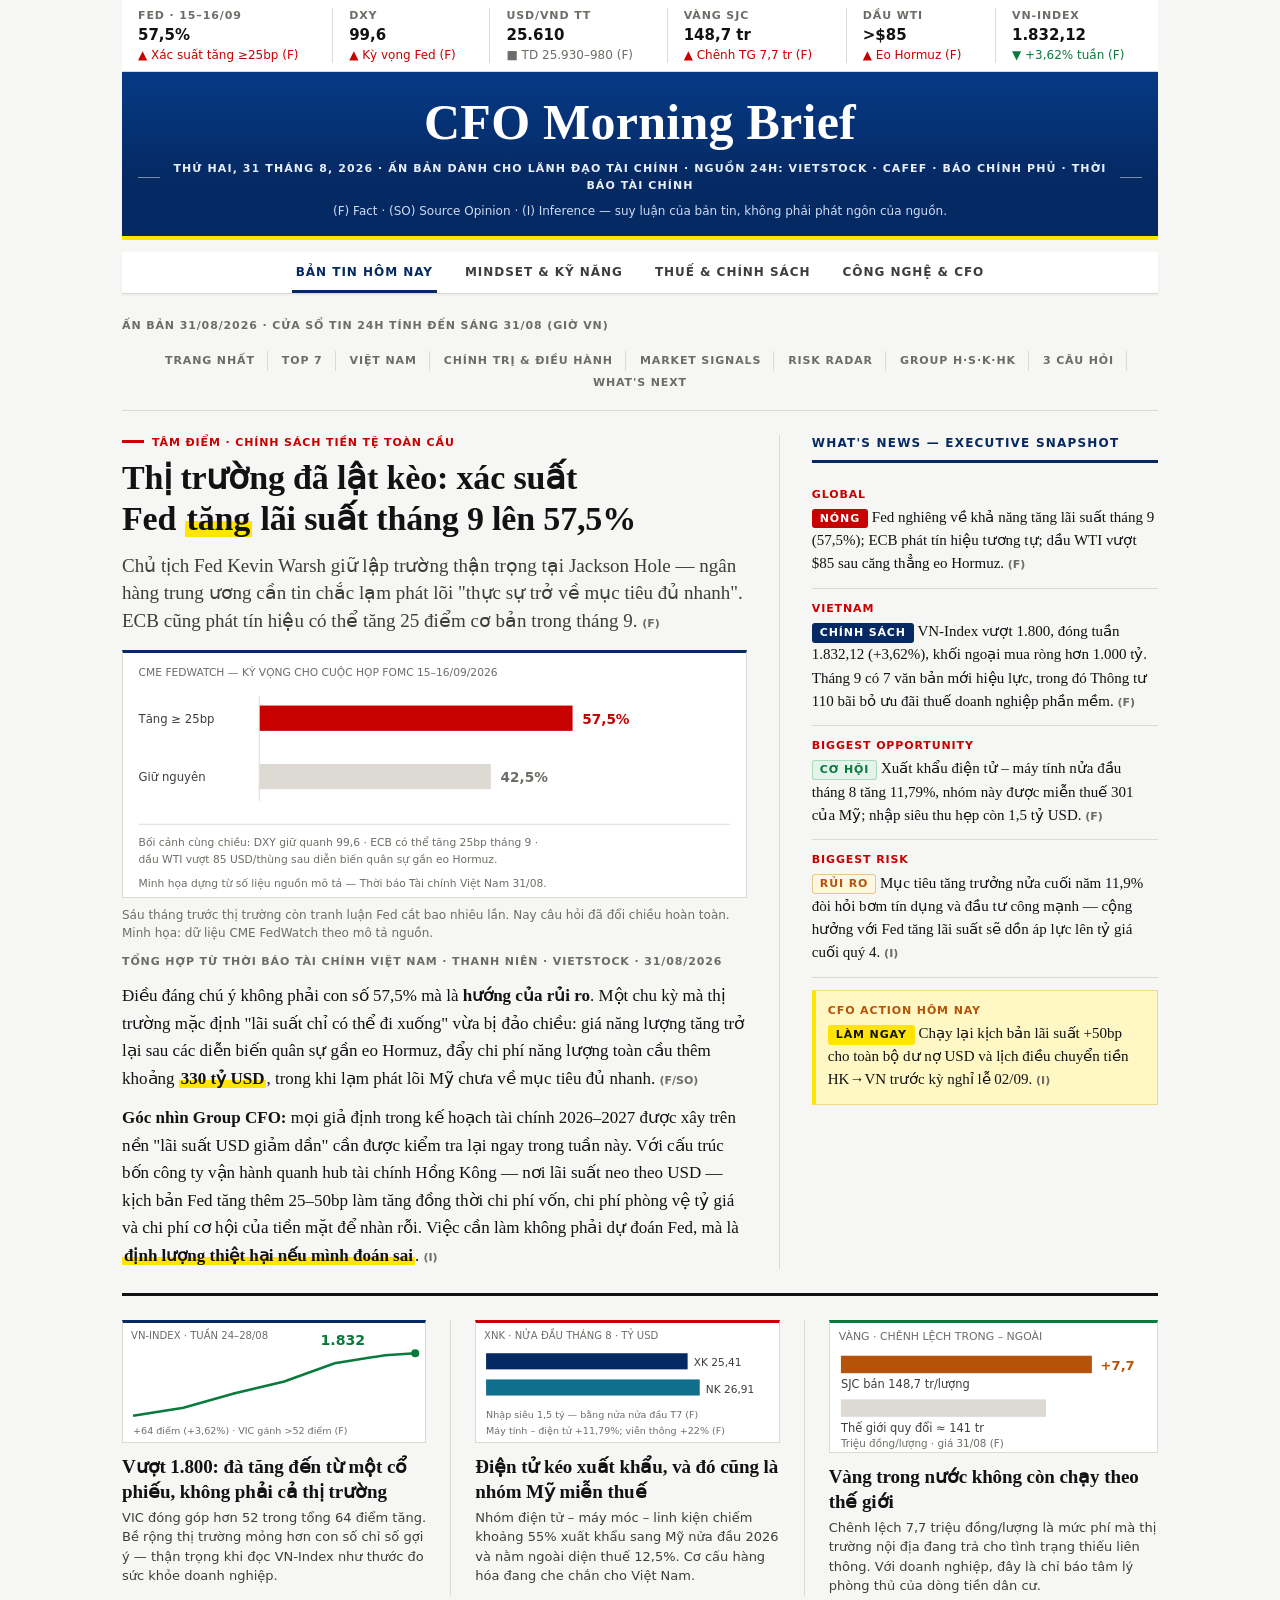
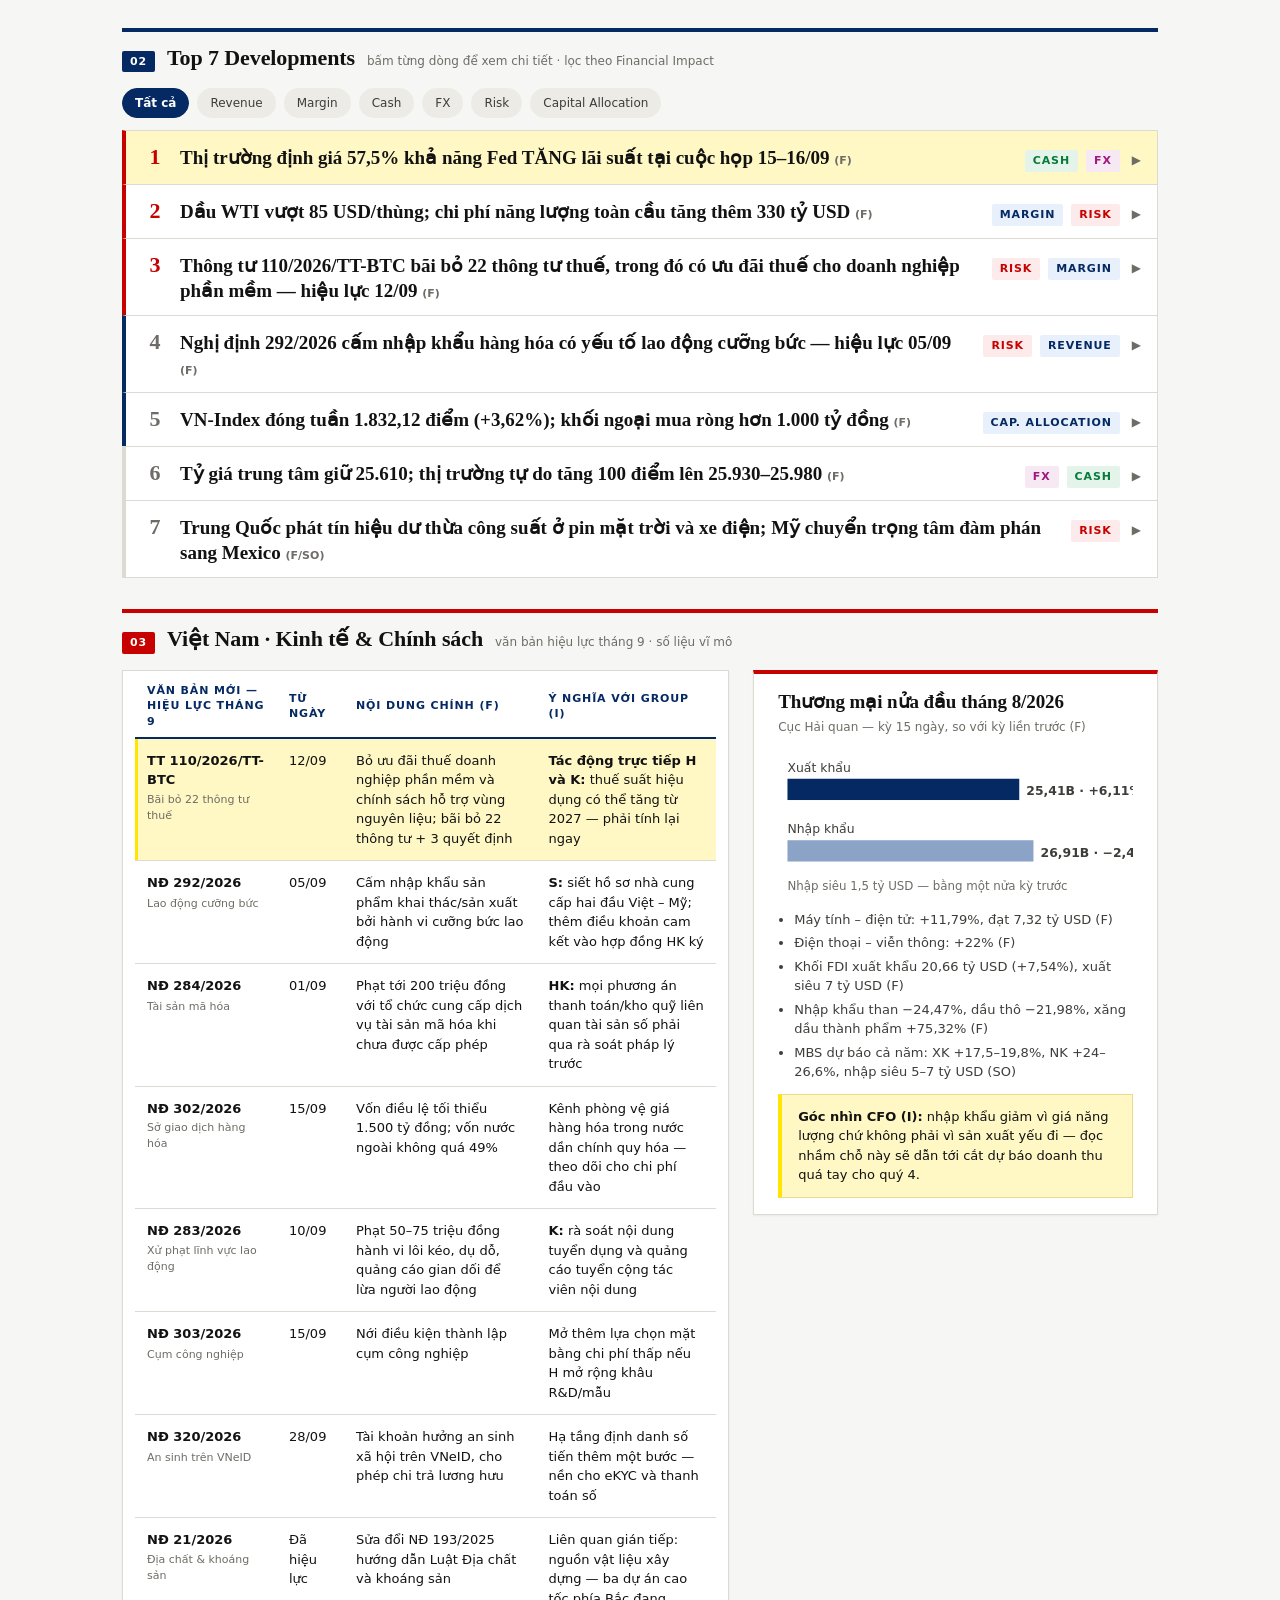
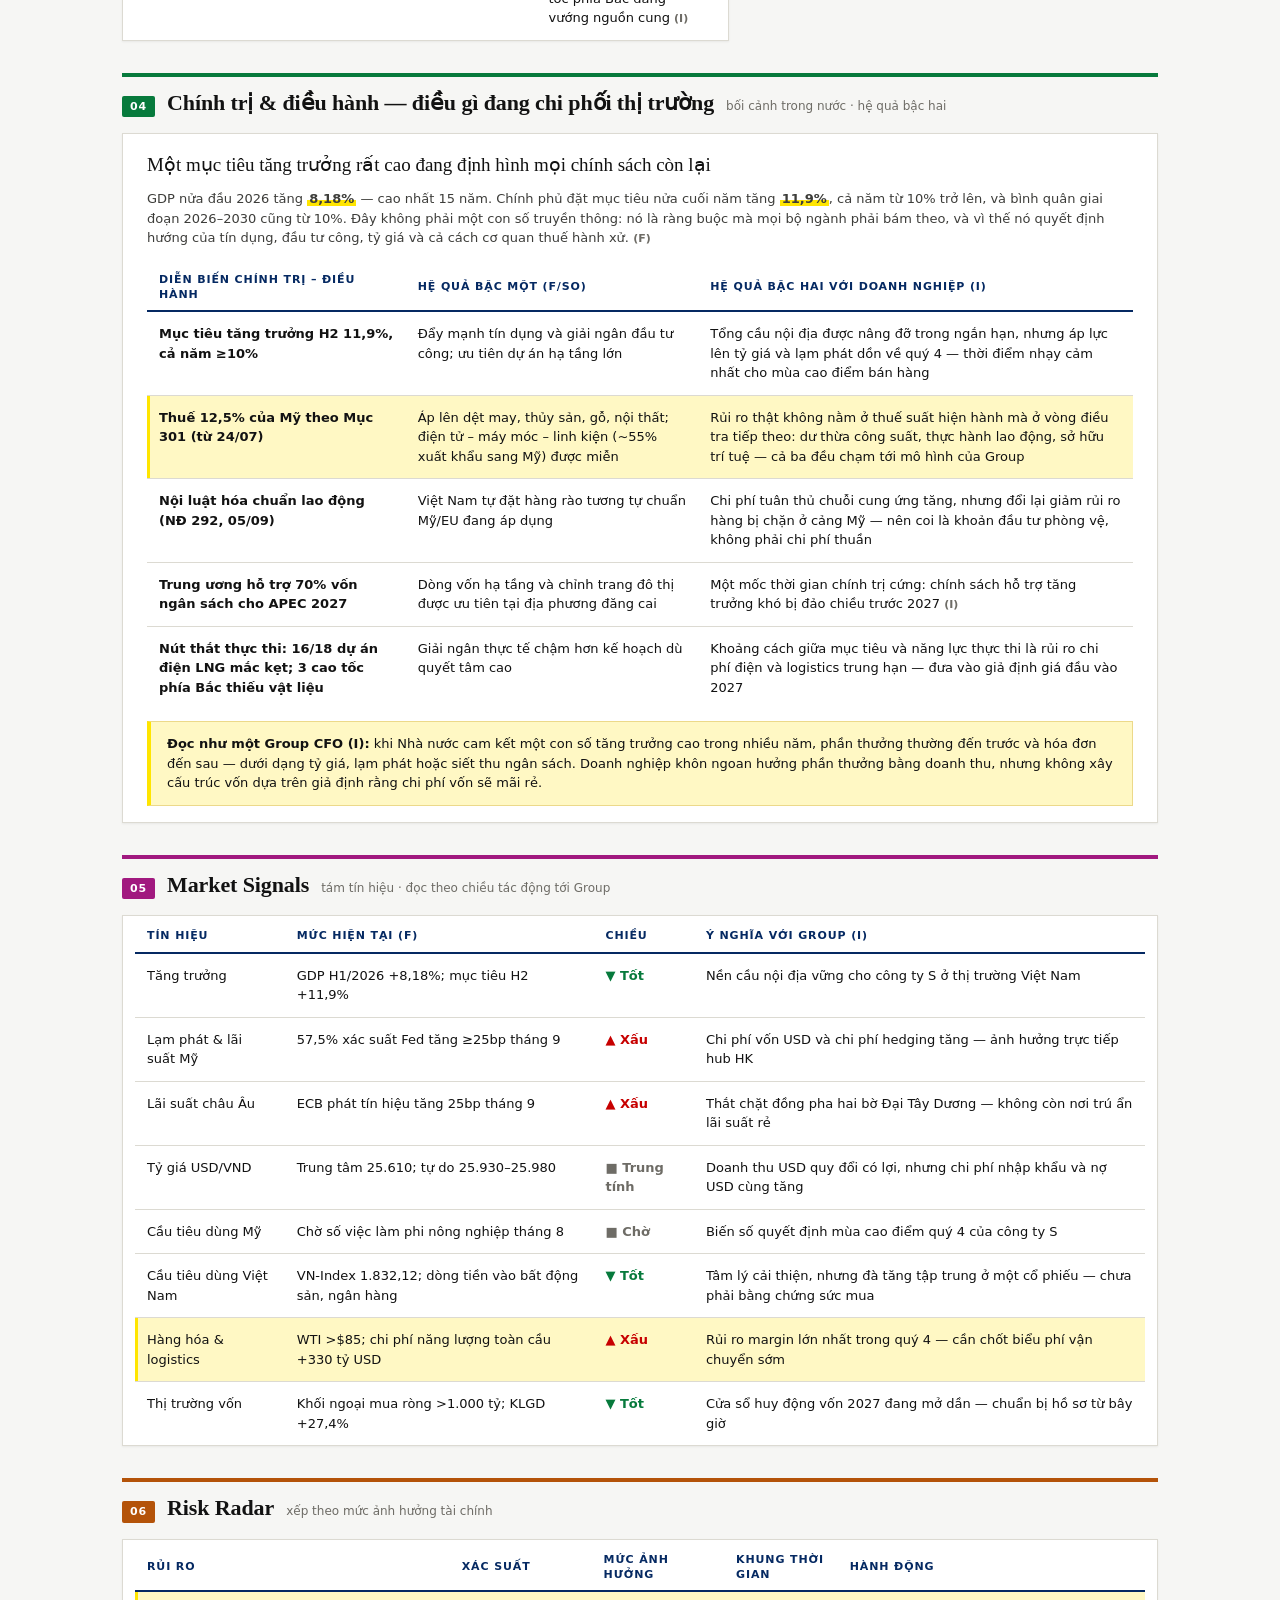
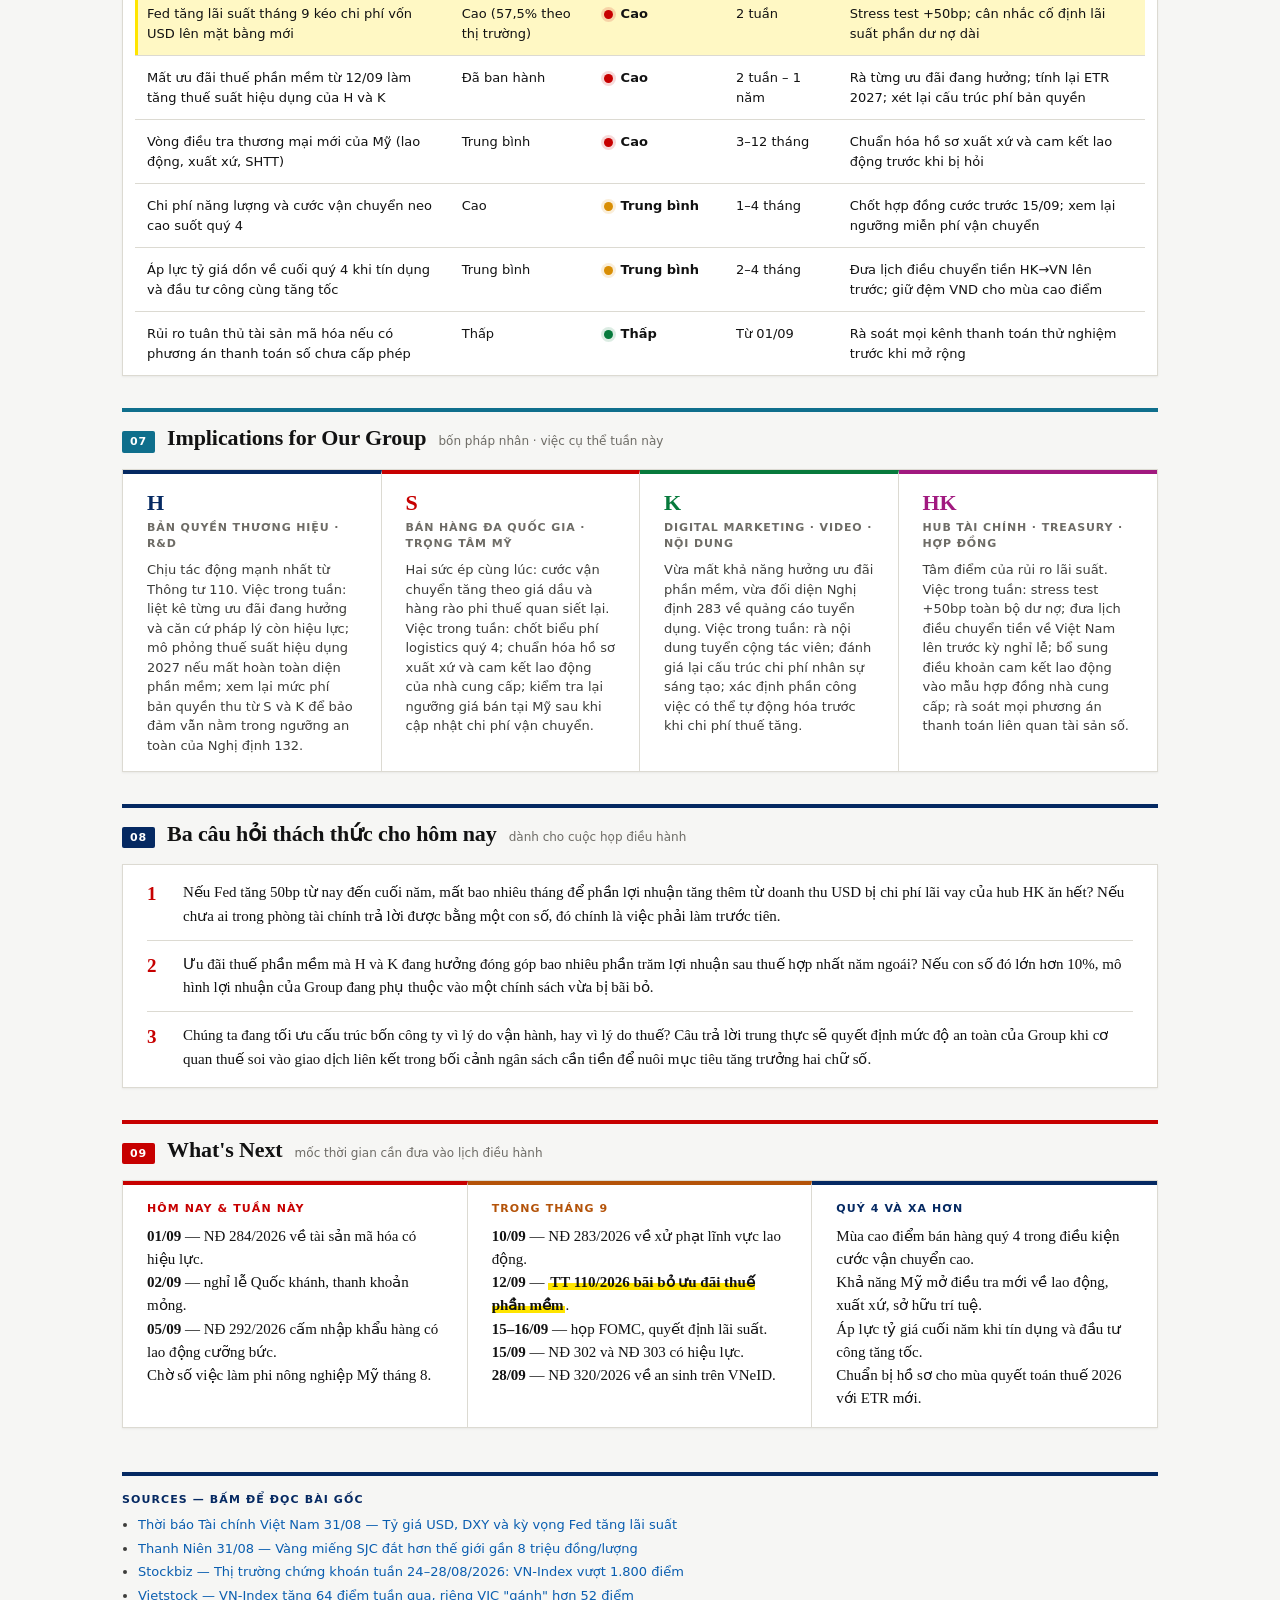
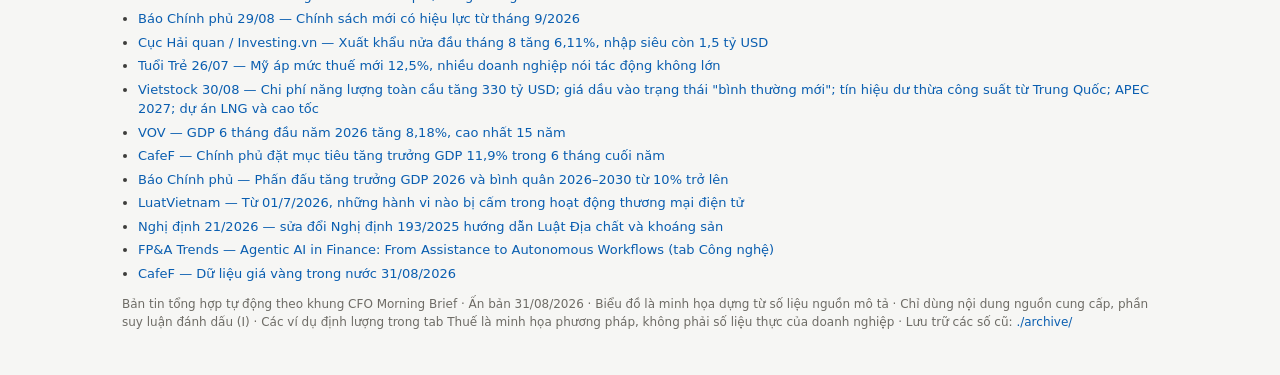
<file: archive/2026-08-31.html>
<!DOCTYPE html>
<html lang="vi">
<head>
<meta charset="UTF-8">
<meta name="viewport" content="width=device-width, initial-scale=1.0">
<title>CFO Morning Brief – 31/08/2026</title>
<style>
  /* ============================================================
     HỆ THỐNG CHỮ + MÀU — CFO Morning Brief
     Font: bộ serif có đủ dấu tiếng Việt. KHÔNG dùng font thiếu
     glyph Việt (chữ sẽ rơi font giữa dòng, giãn cách lỗi).
     Thang cỡ chữ: 11 · 12 · 13 · 15 · 17 · 19 · 22 · 26 · 34
     Thang khoảng cách: 4 · 8 · 12 · 16 · 24 · 32 · 44
     GIAO DIỆN: CHỈ CÓ NỀN SÁNG. Không dark mode, không theme toggle.
     Bảng màu theo lối The Guardian: xanh măng-sét, đỏ tin nóng,
     vàng đánh dấu điểm nhấn, dải màu section để phân vùng nội dung.
     ============================================================ */
  :root {
    --serif: "Noto Serif", Cambria, "Palatino Linotype", "Times New Roman", Times, serif;
    --sans: system-ui, -apple-system, "Segoe UI", Roboto, "Helvetica Neue", Arial, sans-serif;

    --t-micro: 11px;   /* nhãn chữ hoa */
    --t-xs:    12px;   /* chú thích, meta */
    --t-sm:    13px;   /* nội dung bảng, ghi chú UI */
    --t-base:  15px;   /* UI thường */
    --t-body:  17px;   /* văn xuôi serif */
    --t-h4:    19px;
    --t-h3:    22px;
    --t-h2:    26px;

    --lh-tight: 1.2;
    --lh-head:  1.28;
    --lh-ui:    1.5;
    --lh-prose: 1.62;

    --sp1: 4px; --sp2: 8px; --sp3: 12px; --sp4: 16px; --sp5: 24px; --sp6: 32px; --sp7: 44px;

    /* ---- BẢNG MÀU (chỉ nền sáng) ---- */
    color-scheme: light only;
    --paper: #f6f6f4;
    --surface: #ffffff;
    --ink: #121212;
    --ink-2: #3d3d3a;
    --muted: #6e6c66;
    --hair: #dcdad2;
    --rule: #121212;

    --brand: #052962;      /* xanh măng-sét Guardian */
    --brand-2: #0a4b8f;
    --accent: #c70000;     /* đỏ tin nóng */
    --link: #0a5eb0;
    --hl: #ffe500;         /* vàng đánh dấu */
    --hl-soft: #fff8c4;
    --up-bad: #c70000;
    --down-good: #077a3c;
    --warn: #b45309;
    --chip-bg: #ecebe5;
    --warn-bg: #fff8e1;

    /* dải màu luân phiên cho các section */
    --sec: var(--brand);
    --c1: #052962; --c2: #c70000; --c3: #077a3c;
    --c4: #a1197f; --c5: #b45309; --c6: #0f6f8c;

    --shadow-1: 0 1px 2px rgba(18,18,18,.06);
    --shadow-2: 0 6px 18px rgba(5,41,98,.10);
    --ease: cubic-bezier(.2,.6,.25,1);
  }

  * { box-sizing: border-box; margin: 0; padding: 0; }
  html { scroll-behavior: smooth; }
  body {
    font-family: var(--serif);
    font-size: var(--t-body);
    line-height: var(--lh-prose);
    background: var(--paper);
    color: var(--ink);
    -webkit-font-smoothing: antialiased;
    text-rendering: optimizeLegibility;
  }
  p { margin-bottom: var(--sp3); }
  p:last-child { margin-bottom: 0; }
  .wrap { max-width: 1080px; margin: 0 auto; padding: 0 22px var(--sp7); }
  a { color: var(--link); }
  h1, h2, h3, h4 { line-height: var(--lh-head); font-weight: 700; letter-spacing: -0.005em; }
  strong, b { font-weight: 700; }
  ::selection { background: var(--hl); color: var(--ink); }

  /* nhãn chữ hoa dùng chung — mọi nơi cùng một công thức */
  .kicker, .byline, .stamp, .railhead, .wl, .tk, .secno, nav.toc a,
  .tabbar button, th, .tag, .masthead .dateline, .next h3, .gcard .role, .badge {
    font-family: var(--sans);
    text-transform: uppercase;
    letter-spacing: .08em;
    font-weight: 700;
  }

  /* ===== Đánh dấu điểm nhấn ===== */
  /* .hl — bút dạ vàng cho cụm từ/con số quan trọng trong văn xuôi */
  .hl {
    background-image: linear-gradient(transparent 58%, var(--hl) 58%);
    padding: 0 2px;
    font-weight: 700;
  }
  /* .badge — nhãn phân loại tin: nóng / mới / theo dõi / tốt */
  .badge {
    display: inline-block; font-size: var(--t-micro); line-height: 1.45;
    padding: 2px var(--sp2); border-radius: 3px; white-space: nowrap;
    background: var(--chip-bg); color: var(--ink-2); vertical-align: middle;
  }
  .badge.crit  { background: var(--accent); color: #fff; }
  .badge.new   { background: var(--brand); color: #fff; }
  .badge.watch { background: var(--warn-bg); color: var(--warn); box-shadow: inset 0 0 0 1px #e6c98a; }
  .badge.ok    { background: #e4f4ea; color: var(--down-good); box-shadow: inset 0 0 0 1px #a8d9bd; }
  .badge.mark  { background: var(--hl); color: var(--ink); }

  /* ===== Dải chỉ số thị trường ===== */
  .ticker {
    display: flex; overflow-x: auto; padding: var(--sp2) 0;
    background: var(--surface); border-bottom: 1px solid var(--hair);
  }
  .ticker .ti { flex: 1 0 auto; min-width: 136px; padding: 0 var(--sp4); border-right: 1px solid var(--hair); }
  .ticker .ti:last-child { border-right: none; }
  .ticker .tk { font-size: var(--t-micro); color: var(--muted); line-height: 1.4; }
  .ticker .tv { font-family: var(--sans); font-size: var(--t-base); font-weight: 700; font-variant-numeric: tabular-nums; line-height: 1.35; margin-top: 2px; }
  .ticker .td { font-family: var(--sans); font-size: var(--t-xs); line-height: 1.4; margin-top: 1px; }
  .ticker .td.bad { color: var(--up-bad); }
  .ticker .td.good { color: var(--down-good); }
  .ticker .td.flat { color: var(--muted); }

  /* ===== Măng-sét (khối xanh Guardian) ===== */
  .masthead {
    display: flex; flex-direction: column; align-items: center;
    background: var(--brand);
    background-image: linear-gradient(180deg, #063a86 0%, var(--brand) 68%);
    color: #fff;
    padding: var(--sp5) var(--sp4) var(--sp4);
    border-bottom: 4px solid var(--hl);
    margin-bottom: var(--sp1);
  }
  .masthead h1 { font-size: clamp(32px, 5.6vw, 50px); line-height: 1.06; letter-spacing: .005em; text-align: center; color: #fff; }
  .masthead .dateline {
    display: flex; align-items: center; gap: var(--sp3); width: 100%;
    margin-top: var(--sp3); font-size: var(--t-micro); letter-spacing: .1em;
    color: #e9eefb; line-height: 1.5; text-align: center;
  }
  .masthead .dateline::before, .masthead .dateline::after { content: ""; flex: 1 1 24px; border-top: 1px solid rgba(255,255,255,.45); }
  .legend { font-family: var(--sans); font-size: var(--t-xs); line-height: 1.5; color: var(--muted); text-align: center; margin-top: var(--sp2); }
  .masthead .legend { color: #cfdcf5; }

  /* ===== Thanh tab ===== */
  .tabbar {
    display: flex; justify-content: center; flex-wrap: wrap;
    border-bottom: 1px solid var(--hair);
    margin-top: var(--sp3); position: sticky; top: 0; background: var(--surface); z-index: 20;
    box-shadow: var(--shadow-1);
  }
  .tabbar button {
    position: relative; background: none; border: none; cursor: pointer;
    padding: var(--sp3) var(--sp4); font-size: var(--t-xs); color: var(--ink-2); line-height: 1.4;
    transition: color .18s var(--ease);
  }
  .tabbar button::after {
    content: ""; position: absolute; left: var(--sp3); right: var(--sp3); bottom: 0; height: 3px;
    background: var(--brand); transform: scaleX(0); transform-origin: left;
    transition: transform .22s var(--ease);
  }
  .tabbar button:hover { color: var(--brand); }
  .tabbar button:hover::after { transform: scaleX(.45); background: var(--hair); }
  .tabbar button.active { color: var(--brand); }
  .tabbar button.active::after { transform: scaleX(1); background: var(--brand); }
  .tabpanel { display: none; padding-top: var(--sp5); }
  .tabpanel.active { display: block; animation: panelIn .3s var(--ease) both; }
  @keyframes panelIn { from { opacity: 0; transform: translateY(6px); } to { opacity: 1; transform: none; } }

  /* ===== Mục lục trong tab 1 ===== */
  nav.toc { display: flex; flex-wrap: wrap; justify-content: center; gap: 2px; padding-bottom: var(--sp4); border-bottom: 1px solid var(--hair); }
  nav.toc a { font-size: var(--t-micro); font-weight: 600; color: var(--muted); text-decoration: none; padding: 2px var(--sp3); border-right: 1px solid var(--hair); line-height: 1.5; transition: color .16s var(--ease); }
  nav.toc a:last-child { border-right: none; }
  nav.toc a:hover { color: var(--accent); }

  /* ===== Trang nhất ===== */
  .front { display: grid; grid-template-columns: 1.9fr 1fr; gap: 0 var(--sp6); padding-top: var(--sp5); }
  .front .lead { padding-right: var(--sp6); border-right: 1px solid var(--hair); }
  @media (max-width: 780px) {
    .front { grid-template-columns: 1fr; }
    .front .lead { padding-right: 0; border-right: none; border-bottom: 1px solid var(--hair); padding-bottom: var(--sp5); margin-bottom: var(--sp5); }
  }
  .kicker { font-size: var(--t-micro); color: var(--accent); margin-bottom: var(--sp2); line-height: 1.4; }
  .kicker::before { content: ""; display: inline-block; width: 22px; height: 3px; background: var(--accent); vertical-align: middle; margin-right: var(--sp2); transform: translateY(-1px); }
  .lead h2.head { font-size: clamp(25px, 3.2vw, 34px); line-height: var(--lh-tight); margin-bottom: var(--sp3); text-wrap: balance; }
  .lead .deck { font-size: var(--t-h4); line-height: 1.45; color: var(--ink-2); margin-bottom: var(--sp4); }
  .byline { font-size: var(--t-micro); font-weight: 600; color: var(--muted); margin-bottom: var(--sp3); line-height: 1.5; }
  .lead p.body { font-size: var(--t-body); margin-bottom: var(--sp3); }
  .lead p.body:last-child { margin-bottom: 0; }

  .figure { margin: var(--sp2) 0 var(--sp3); }
  .figure svg { width: 100%; height: auto; display: block; border: 1px solid var(--hair); border-top: 3px solid var(--brand); background: var(--surface); }
  .figure figcaption { font-family: var(--sans); font-size: var(--t-xs); line-height: 1.5; color: var(--muted); padding-top: var(--sp2); }

  .facttag { font-family: var(--sans); font-size: var(--t-micro); font-weight: 700; color: var(--muted); white-space: nowrap; }

  /* Cột What's News */
  .rail .railhead { font-size: var(--t-xs); letter-spacing: .1em; color: var(--brand); border-bottom: 3px solid var(--brand); padding-bottom: var(--sp2); margin-bottom: var(--sp3); line-height: 1.4; }
  .wn { padding: var(--sp3) 0; border-bottom: 1px solid var(--hair); font-size: var(--t-base); line-height: 1.55; }
  .wn:last-child { border-bottom: none; }
  .wn .wl { display: block; font-size: var(--t-micro); color: var(--accent); margin-bottom: var(--sp1); line-height: 1.4; }
  .wn.action {
    background: var(--hl-soft); border: 1px solid #ecd98a; border-left: 4px solid var(--hl);
    margin: var(--sp3) 0 0; padding: var(--sp3);
  }
  .wn.action .wl { color: var(--warn); }

  /* Hàng 3 tin có biểu đồ */
  .featurerow { display: grid; grid-template-columns: repeat(auto-fit, minmax(230px, 1fr)); gap: var(--sp5); border-top: 3px solid var(--ink); margin-top: var(--sp5); padding-top: var(--sp5); }
  .feat { border-right: 1px solid var(--hair); padding-right: var(--sp5); transition: transform .2s var(--ease); }
  .feat:hover { transform: translateY(-3px); }
  .feat:last-child { border-right: none; padding-right: 0; }
  .feat svg { width: 100%; height: auto; display: block; border: 1px solid var(--hair); border-top: 3px solid var(--sec); background: var(--surface); }
  .feat:nth-child(1) { --sec: var(--c1); }
  .feat:nth-child(2) { --sec: var(--c2); }
  .feat:nth-child(3) { --sec: var(--c3); }
  .feat h4 { font-size: var(--t-h4); margin: var(--sp3) 0 var(--sp1); }
  .feat p { font-family: var(--sans); font-size: var(--t-sm); line-height: var(--lh-ui); color: var(--ink-2); }
  @media (max-width: 780px) {
    .feat { border-right: none; padding-right: 0; border-bottom: 1px solid var(--hair); padding-bottom: var(--sp4); }
    .feat:last-child { border-bottom: none; padding-bottom: 0; }
  }

  /* ===== Khối section — mỗi section một màu ===== */
  section.sec { margin-top: var(--sp6); }
  section.sec:nth-of-type(6n+1) { --sec: var(--c1); }
  section.sec:nth-of-type(6n+2) { --sec: var(--c2); }
  section.sec:nth-of-type(6n+3) { --sec: var(--c3); }
  section.sec:nth-of-type(6n+4) { --sec: var(--c4); }
  section.sec:nth-of-type(6n+5) { --sec: var(--c5); }
  section.sec:nth-of-type(6n+6) { --sec: var(--c6); }
  .sechead {
    display: flex; align-items: baseline; flex-wrap: wrap; gap: var(--sp3);
    border-top: 4px solid var(--sec); padding-top: var(--sp3); margin-bottom: var(--sp4);
  }
  .sechead h2 { font-size: var(--t-h3); }
  .sechead .secno { font-size: var(--t-micro); color: #fff; background: var(--sec); padding: 3px var(--sp2); border-radius: 2px; line-height: 1.4; }
  .sechead .note { font-family: var(--sans); font-size: var(--t-xs); font-weight: 400; color: var(--muted); line-height: 1.5; }

  /* ===== Thẻ & bảng ===== */
  .card {
    background: var(--surface); border: 1px solid var(--hair); padding: var(--sp4) var(--sp5);
    box-shadow: var(--shadow-1); transition: box-shadow .22s var(--ease), transform .22s var(--ease);
  }
  .card:hover { box-shadow: var(--shadow-2); transform: translateY(-2px); }
  .card.pad > *:last-child { margin-bottom: 0; }
  .card.tablewrap { padding: 0 var(--sp3); overflow-x: auto; }
  .card.accent { border-top: 4px solid var(--sec); }
  .cardtitle { font-size: var(--t-h4); margin-bottom: var(--sp2); }
  .uinote { font-family: var(--sans); font-size: var(--t-sm); line-height: var(--lh-ui); color: var(--ink-2); margin-bottom: var(--sp3); }
  .lede { font-size: var(--t-h4); line-height: 1.5; color: var(--ink-2); margin-bottom: var(--sp4); }
  .tabpanel:not(#tab-brief) > p, .tabpanel:not(#tab-brief) > .lede, .tabpanel > .tabhead { max-width: 76ch; }
  .prose p { margin-bottom: var(--sp3); }
  .prose p:last-child { margin-bottom: 0; }
  .tabhead { font-size: clamp(24px, 3.1vw, 32px); line-height: var(--lh-tight); margin-bottom: var(--sp3); text-wrap: balance; }
  .stamp { font-size: var(--t-micro); color: var(--muted); margin-bottom: var(--sp4); line-height: 1.5; }
  .srcname { display: inline-block; font-family: var(--sans); font-size: var(--t-micro); font-weight: 400; letter-spacing: 0; text-transform: none; color: var(--muted); line-height: 1.45; margin-top: 2px; }

  table { width: 100%; border-collapse: collapse; font-family: var(--sans); font-size: var(--t-sm); line-height: var(--lh-ui); }
  th { text-align: left; font-size: var(--t-micro); color: var(--brand); padding: var(--sp3) var(--sp3) var(--sp2); border-bottom: 2px solid var(--brand); line-height: 1.4; }
  td { padding: var(--sp3); border-bottom: 1px solid var(--hair); vertical-align: top; }
  tbody tr { transition: background .16s var(--ease); }
  tbody tr:hover { background: #f4f7fd; }
  tr:last-child td { border-bottom: none; }
  td.num { text-align: right; font-variant-numeric: tabular-nums; white-space: nowrap; }
  td .vb, td b.vb { display: inline-block; font-size: var(--t-base); font-weight: 700; line-height: 1.4; }
  tr.key td { background: var(--hl-soft); }
  tr.key td:first-child { box-shadow: inset 3px 0 0 var(--hl); }
  .dir { font-weight: 700; }
  .dir.up { color: var(--up-bad); } .dir.down { color: var(--down-good); } .dir.flat { color: var(--muted); }
  .impact { display: inline-flex; align-items: center; gap: var(--sp2); font-size: var(--t-sm); font-weight: 600; white-space: nowrap; }
  .impact .dot { width: 9px; height: 9px; border-radius: 50%; flex: 0 0 auto; background: var(--muted); }
  .impact.high .dot { background: var(--accent); box-shadow: 0 0 0 3px rgba(199,0,0,.15); }
  .impact.med .dot { background: #d98e04; box-shadow: 0 0 0 3px rgba(217,142,4,.15); }
  .impact.low .dot { background: var(--down-good); box-shadow: 0 0 0 3px rgba(7,122,60,.14); }
  .missing { color: var(--muted); font-style: italic; }

  /* ===== Chip lọc + accordion Top 7 ===== */
  .chips { display: flex; flex-wrap: wrap; gap: var(--sp2); margin-bottom: var(--sp3); }
  .chip {
    font-family: var(--sans); font-size: var(--t-xs); line-height: 1.5; padding: 5px var(--sp3);
    border-radius: 999px; cursor: pointer; user-select: none;
    background: var(--chip-bg); color: var(--ink-2); border: 1px solid transparent;
    transition: background .16s var(--ease), color .16s var(--ease), border-color .16s var(--ease);
  }
  .chip:hover { border-color: var(--brand); color: var(--brand); }
  .chip.active { background: var(--brand); color: #fff; font-weight: 700; border-color: var(--brand); }

  .dev {
    background: var(--surface); border: 1px solid var(--hair); border-left: 4px solid var(--hair);
    margin-bottom: -1px;
    transition: border-left-color .2s var(--ease), box-shadow .2s var(--ease);
  }
  .dev:hover { box-shadow: var(--shadow-1); }
  .dev[data-p="1"], .dev[data-p="2"], .dev[data-p="3"] { border-left-color: var(--accent); }
  .dev[data-p="4"], .dev[data-p="5"] { border-left-color: var(--brand); }
  .dev.open { border-left-color: var(--brand-2); box-shadow: var(--shadow-2); position: relative; z-index: 1; }
  .dev-head { display: flex; align-items: baseline; gap: var(--sp3); padding: var(--sp3) var(--sp4); cursor: pointer; }
  .dev-head:hover { background: #f4f7fd; }
  .dev .pri { flex: 0 0 26px; font-size: var(--t-h3); font-weight: 700; color: var(--muted); text-align: center; line-height: 1.25; }
  .dev[data-p="1"] .pri, .dev[data-p="2"] .pri, .dev[data-p="3"] .pri { color: var(--accent); }
  .dev .t { flex: 1 1 260px; font-size: var(--t-h4); font-weight: 700; line-height: 1.32; }
  .dev.key .dev-head { background: var(--hl-soft); }
  .dev.key .dev-head:hover { background: #fdf3ae; }
  .dev .tags { display: flex; flex-wrap: wrap; gap: var(--sp2); }
  .tag { font-size: var(--t-micro); font-weight: 600; padding: 3px var(--sp2); background: var(--chip-bg); color: var(--ink-2); white-space: nowrap; line-height: 1.45; border-radius: 2px; }
  .tag.rev { background: #e8f0fb; color: var(--brand); }
  .tag.risk { background: #fdeaea; color: var(--accent); }
  .tag.cash { background: #e4f4ea; color: var(--down-good); }
  .tag.fx { background: #f6e9f4; color: var(--c4); }
  .dev .arrow { font-family: var(--sans); font-size: var(--t-xs); color: var(--muted); transition: transform .18s var(--ease); }
  .dev.open .arrow { transform: rotate(90deg); }
  .dev-body { display: none; padding: 0 var(--sp5) var(--sp4) 66px; }
  .dev.open .dev-body { display: block; animation: bodyIn .24s var(--ease) both; }
  @keyframes bodyIn { from { opacity: 0; transform: translateY(-4px); } to { opacity: 1; transform: none; } }
  .dev-body dl { display: grid; grid-template-columns: 128px 1fr; gap: var(--sp2) var(--sp3); font-family: var(--sans); font-size: var(--t-sm); line-height: var(--lh-ui); }
  .dev-body dt { font-size: var(--t-micro); font-weight: 700; text-transform: uppercase; letter-spacing: .08em; color: var(--brand); padding-top: 1px; }
  .dev.hidden { display: none; }
  @media (max-width: 620px) {
    .dev-body { padding-left: var(--sp4); }
    .dev-body dl { grid-template-columns: 1fr; gap: 2px; }
    .dev-body dd { margin-bottom: var(--sp2); }
  }

  /* ===== Mục Việt Nam ===== */
  .vnGrid { display: grid; grid-template-columns: 1.5fr 1fr; gap: var(--sp5); align-items: start; }
  @media (max-width: 860px) { .vnGrid { grid-template-columns: 1fr; } }
  .fdi {
    background: var(--surface); border: 1px solid var(--hair); border-top: 4px solid var(--sec);
    padding: var(--sp4) var(--sp5); box-shadow: var(--shadow-1);
    transition: box-shadow .22s var(--ease), transform .22s var(--ease);
  }
  .fdi:hover { box-shadow: var(--shadow-2); transform: translateY(-2px); }
  .fdi h3 { font-size: var(--t-h4); margin-bottom: var(--sp1); }
  .fdi .sub { font-family: var(--sans); font-size: var(--t-xs); line-height: var(--lh-ui); color: var(--muted); margin-bottom: var(--sp3); }
  .fdi svg { width: 100%; height: auto; display: block; margin-bottom: var(--sp2); }
  .fdi ul { font-family: var(--sans); font-size: var(--t-sm); line-height: var(--lh-ui); color: var(--ink-2); padding-left: var(--sp4); margin-top: var(--sp2); }
  .fdi li { margin-bottom: var(--sp1); }
  .callout, .cfoline {
    font-family: var(--sans); font-size: var(--t-sm); line-height: var(--lh-ui);
    background: var(--hl-soft); border: 1px solid #ecd98a; border-left: 4px solid var(--hl);
    padding: var(--sp3) var(--sp4); margin-top: var(--sp3);
  }

  /* ===== Thẻ 4 công ty ===== */
  .grid4 { display: grid; grid-template-columns: repeat(auto-fit, minmax(220px, 1fr)); border: 1px solid var(--hair); background: var(--surface); box-shadow: var(--shadow-1); }
  .gcard { padding: var(--sp4) var(--sp5); border-right: 1px solid var(--hair); border-top: 4px solid var(--sec); transition: background .18s var(--ease); }
  .gcard:nth-child(1) { --sec: var(--c1); }
  .gcard:nth-child(2) { --sec: var(--c2); }
  .gcard:nth-child(3) { --sec: var(--c3); }
  .gcard:nth-child(4) { --sec: var(--c4); }
  .gcard:hover { background: #fafbfe; }
  .gcard:last-child { border-right: none; }
  @media (max-width: 920px) {
    .gcard { border-right: none; border-bottom: 1px solid var(--hair); }
    .gcard:last-child { border-bottom: none; }
  }
  .gcard h3 { font-size: var(--t-h3); line-height: 1.2; color: var(--sec); }
  .gcard .role { display: block; font-size: var(--t-micro); color: var(--muted); margin: var(--sp1) 0 var(--sp2); line-height: 1.45; }
  .gcard p { font-family: var(--sans); font-size: var(--t-sm); line-height: var(--lh-ui); color: var(--ink-2); }

  /* ===== Danh sách đánh số ===== */
  .q { display: flex; gap: var(--sp3); padding: var(--sp3) 0; border-bottom: 1px solid var(--hair); font-size: var(--t-base); line-height: 1.55; }
  .q:last-child { border-bottom: none; padding-bottom: 0; }
  .q:first-child { padding-top: 0; }
  .q .qn { flex: 0 0 24px; font-size: var(--t-h4); font-weight: 700; color: var(--accent); line-height: 1.35; }

  /* ===== What's Next / lộ trình ===== */
  .next { display: grid; grid-template-columns: repeat(auto-fit, minmax(240px, 1fr)); border: 1px solid var(--hair); background: var(--surface); box-shadow: var(--shadow-1); }
  .next > div { padding: var(--sp4) var(--sp5); border-right: 1px solid var(--hair); border-top: 4px solid var(--sec); }
  .next > div:nth-child(1) { --sec: var(--c2); }
  .next > div:nth-child(2) { --sec: var(--c5); }
  .next > div:nth-child(3) { --sec: var(--c1); }
  .next > div:last-child { border-right: none; }
  @media (max-width: 820px) {
    .next > div { border-right: none; border-bottom: 1px solid var(--hair); }
    .next > div:last-child { border-bottom: none; }
  }
  .next h3 { font-size: var(--t-micro); letter-spacing: .1em; color: var(--sec); margin-bottom: var(--sp2); line-height: 1.4; }
  .next p { font-size: var(--t-base); line-height: 1.55; }

  /* ===== Trích dẫn ===== */
  .quotebox {
    background: var(--surface); border: 1px solid var(--hair); border-left: 5px solid var(--hl);
    padding: var(--sp5); margin: var(--sp3) 0 var(--sp4); box-shadow: var(--shadow-1);
  }
  .quotebox .qt { font-size: var(--t-h3); line-height: 1.45; font-style: italic; text-wrap: pretty; }
  .quotebox .who { font-family: var(--sans); font-size: var(--t-xs); font-weight: 600; color: var(--brand); margin-top: var(--sp3); line-height: var(--lh-ui); }

  .twocol { display: grid; grid-template-columns: 1.5fr 1fr; gap: var(--sp5); align-items: start; }
  @media (max-width: 860px) { .twocol { grid-template-columns: 1fr; } }

  /* ===== Hiệu ứng hiện dần khi cuộn ===== */
  .reveal { opacity: 0; transform: translateY(14px); transition: opacity .5s var(--ease), transform .5s var(--ease); }
  .reveal.in { opacity: 1; transform: none; }

  /* ===== Chân trang ===== */
  footer { margin-top: var(--sp7); padding-top: var(--sp4); border-top: 4px solid var(--brand); font-family: var(--sans); font-size: var(--t-sm); line-height: var(--lh-ui); color: var(--ink-2); }
  footer h4 { font-family: var(--sans); font-size: var(--t-micro); text-transform: uppercase; letter-spacing: .1em; color: var(--brand); margin-bottom: var(--sp2); line-height: 1.4; }
  footer ul { padding-left: var(--sp4); }
  footer li { margin-bottom: var(--sp1); }
  footer a { text-decoration: none; }
  footer a:hover { text-decoration: underline; }
  @media (max-width: 640px) {
    .wrap { padding: 0 16px var(--sp6); }
    .tabbar { flex-wrap: nowrap; overflow-x: auto; justify-content: flex-start; }
    .tabbar button { padding: 11px 14px; white-space: nowrap; }
    .masthead { padding-top: var(--sp4); }
    .masthead .dateline { justify-content: center; letter-spacing: .06em; }
    .masthead .dateline::before, .masthead .dateline::after { display: none; }
    nav.toc { gap: 0; }
    nav.toc a { padding: 2px var(--sp2); }
    .ticker .ti { min-width: 124px; padding: 0 var(--sp3); }
  }
  footer .fine { margin-top: var(--sp3); font-size: var(--t-xs); color: var(--muted); line-height: var(--lh-ui); }

  /* ===== Tôn trọng thiết lập giảm chuyển động ===== */
  @media (prefers-reduced-motion: reduce) {
    html { scroll-behavior: auto; }
    *, *::before, *::after { animation: none !important; transition: none !important; }
    .reveal { opacity: 1; transform: none; }
  }
</style>
<body>
<div class="wrap">

<!-- Market data strip -->
<div class="ticker">
  <div class="ti"><div class="tk">Fed · 15–16/09</div><div class="tv">57,5%</div><div class="td bad">▲ Xác suất tăng ≥25bp (F)</div></div>
  <div class="ti"><div class="tk">DXY</div><div class="tv">99,6</div><div class="td bad">▲ Kỳ vọng Fed (F)</div></div>
  <div class="ti"><div class="tk">USD/VND TT</div><div class="tv">25.610</div><div class="td flat">■ TD 25.930–980 (F)</div></div>
  <div class="ti"><div class="tk">Vàng SJC</div><div class="tv">148,7 tr</div><div class="td bad">▲ Chênh TG 7,7 tr (F)</div></div>
  <div class="ti"><div class="tk">Dầu WTI</div><div class="tv">&gt;$85</div><div class="td bad">▲ Eo Hormuz (F)</div></div>
  <div class="ti"><div class="tk">VN-Index</div><div class="tv">1.832,12</div><div class="td good">▼ +3,62% tuần (F)</div></div>
</div>

<div class="masthead">
  <h1>CFO Morning Brief</h1>
  <div class="dateline">Thứ hai, 31 tháng 8, 2026 · Ấn bản dành cho lãnh đạo tài chính · Nguồn 24h: Vietstock · CafeF · Báo Chính phủ · Thời báo Tài chính</div>
  <div class="legend">(F) Fact · (SO) Source Opinion · (I) Inference — suy luận của bản tin, không phải phát ngôn của nguồn.</div>
</div>

<div class="tabbar" id="tabbar">
  <button class="active" data-tab="tab-brief">Bản tin hôm nay</button>
  <button data-tab="tab-mindset">Mindset &amp; Kỹ năng</button>
  <button data-tab="tab-tax">Thuế &amp; Chính sách</button>
  <button data-tab="tab-tech">Công nghệ &amp; CFO</button>
</div>

<!-- ============================= TAB 1 ============================= -->
<div class="tabpanel active" id="tab-brief">
  <div class="stamp">Ấn bản 31/08/2026 · cửa sổ tin 24h tính đến sáng 31/08 (giờ VN)</div>

  <nav class="toc">
    <a href="#front">Trang nhất</a>
    <a href="#top7">Top 7</a>
    <a href="#vietnam">Việt Nam</a>
    <a href="#chinhtri">Chính trị &amp; điều hành</a>
    <a href="#signals">Market Signals</a>
    <a href="#risk">Risk Radar</a>
    <a href="#group">Group H·S·K·HK</a>
    <a href="#hoi">3 câu hỏi</a>
    <a href="#next">What's Next</a>
  </nav>

  <div class="front" id="front">
    <div class="lead">
      <div class="kicker">Tâm điểm · Chính sách tiền tệ toàn cầu</div>
      <h2 class="head">Thị trường đã lật kèo: xác suất Fed <span class="hl">tăng</span> lãi suất tháng 9 lên 57,5%</h2>
      <div class="deck">Chủ tịch Fed Kevin Warsh giữ lập trường thận trọng tại Jackson Hole — ngân hàng trung ương cần tin chắc lạm phát lõi "thực sự trở về mục tiêu đủ nhanh". ECB cũng phát tín hiệu có thể tăng 25 điểm cơ bản trong tháng 9. <span class="facttag">(F)</span></div>
      <figure class="figure">
        <svg viewBox="0 0 640 250" role="img" aria-label="Xác suất thị trường định giá Fed tăng ít nhất 25 điểm cơ bản tại cuộc họp 15-16 tháng 9 năm 2026 là 57,5 phần trăm">
          <text x="16" y="24" font-family="system-ui" font-size="11" fill="#6e6c66">CME FEDWATCH — KỲ VỌNG CHO CUỘC HỌP FOMC 15–16/09/2026</text>
          <g font-family="system-ui" font-size="12" fill="#3d3d3a">
            <text x="16" y="72">Tăng ≥ 25bp</text>
            <text x="16" y="132">Giữ nguyên</text>
          </g>
          <rect x="140" y="54" width="322" height="26" fill="#c70000"/>
          <text x="472" y="73" font-family="system-ui" font-size="14" font-weight="bold" fill="#c70000">57,5%</text>
          <rect x="140" y="114" width="238" height="26" fill="#dcdad2"/>
          <text x="388" y="133" font-family="system-ui" font-size="14" font-weight="bold" fill="#6e6c66">42,5%</text>
          <line x1="140" y1="44" x2="140" y2="152" stroke="#dcdad2" stroke-width="1"/>
          <line x1="16" y1="176" x2="624" y2="176" stroke="#dcdad2" stroke-width="1"/>
          <g font-family="system-ui" font-size="11" fill="#6e6c66">
            <text x="16" y="198">Bối cảnh cùng chiều: DXY giữ quanh 99,6 · ECB có thể tăng 25bp tháng 9 ·</text>
            <text x="16" y="216">dầu WTI vượt 85 USD/thùng sau diễn biến quân sự gần eo Hormuz.</text>
            <text x="16" y="240">Minh họa dựng từ số liệu nguồn mô tả — Thời báo Tài chính Việt Nam 31/08.</text>
          </g>
        </svg>
        <figcaption>Sáu tháng trước thị trường còn tranh luận Fed cắt bao nhiêu lần. Nay câu hỏi đã đổi chiều hoàn toàn. Minh họa: dữ liệu CME FedWatch theo mô tả nguồn.</figcaption>
      </figure>
      <div class="byline">Tổng hợp từ Thời báo Tài chính Việt Nam · Thanh Niên · Vietstock · 31/08/2026</div>
      <p class="body">Điều đáng chú ý không phải con số 57,5% mà là <strong>hướng của rủi ro</strong>. Một chu kỳ mà thị trường mặc định "lãi suất chỉ có thể đi xuống" vừa bị đảo chiều: giá năng lượng tăng trở lại sau các diễn biến quân sự gần eo Hormuz, đẩy chi phí năng lượng toàn cầu thêm khoảng <span class="hl">330 tỷ USD</span>, trong khi lạm phát lõi Mỹ chưa về mục tiêu đủ nhanh. <span class="facttag">(F/SO)</span></p>
      <p class="body"><strong>Góc nhìn Group CFO:</strong> mọi giả định trong kế hoạch tài chính 2026–2027 được xây trên nền "lãi suất USD giảm dần" cần được kiểm tra lại ngay trong tuần này. Với cấu trúc bốn công ty vận hành quanh hub tài chính Hồng Kông — nơi lãi suất neo theo USD — kịch bản Fed tăng thêm 25–50bp làm tăng đồng thời chi phí vốn, chi phí phòng vệ tỷ giá và chi phí cơ hội của tiền mặt để nhàn rỗi. Việc cần làm không phải dự đoán Fed, mà là <span class="hl">định lượng thiệt hại nếu mình đoán sai</span>. <span class="facttag">(I)</span></p>
    </div>

    <aside class="rail">
      <h3 class="railhead">What's News — Executive Snapshot</h3>
      <div class="wn"><span class="wl">Global</span><span class="badge crit">Nóng</span> Fed nghiêng về khả năng tăng lãi suất tháng 9 (57,5%); ECB phát tín hiệu tương tự; dầu WTI vượt $85 sau căng thẳng eo Hormuz. <span class="facttag">(F)</span></div>
      <div class="wn"><span class="wl">Vietnam</span><span class="badge new">Chính sách</span> VN-Index vượt 1.800, đóng tuần 1.832,12 (+3,62%), khối ngoại mua ròng hơn 1.000 tỷ. Tháng 9 có 7 văn bản mới hiệu lực, trong đó Thông tư 110 bãi bỏ ưu đãi thuế doanh nghiệp phần mềm. <span class="facttag">(F)</span></div>
      <div class="wn"><span class="wl">Biggest Opportunity</span><span class="badge ok">Cơ hội</span> Xuất khẩu điện tử – máy tính nửa đầu tháng 8 tăng 11,79%, nhóm này được miễn thuế 301 của Mỹ; nhập siêu thu hẹp còn 1,5 tỷ USD. <span class="facttag">(F)</span></div>
      <div class="wn"><span class="wl">Biggest Risk</span><span class="badge watch">Rủi ro</span> Mục tiêu tăng trưởng nửa cuối năm 11,9% đòi hỏi bơm tín dụng và đầu tư công mạnh — cộng hưởng với Fed tăng lãi suất sẽ dồn áp lực lên tỷ giá cuối quý 4. <span class="facttag">(I)</span></div>
      <div class="wn action"><span class="wl">CFO Action hôm nay</span><span class="badge mark">Làm ngay</span> Chạy lại kịch bản lãi suất +50bp cho toàn bộ dư nợ USD và lịch điều chuyển tiền HK→VN trước kỳ nghỉ lễ 02/09. <span class="facttag">(I)</span></div>
    </aside>
  </div>

  <!-- Feature row -->
  <div class="featurerow">
    <div class="feat reveal">
      <svg viewBox="0 0 300 118" role="img" aria-label="VN-Index tăng 64 điểm trong tuần lên 1832,12 điểm">
        <g font-family="system-ui" font-size="10" fill="#6e6c66"><text x="8" y="16">VN-INDEX · TUẦN 24–28/08</text></g>
        <path d="M10,92 L60,84 L110,70 L160,58 L210,40 L260,32 L290,30" fill="none" stroke="#077a3c" stroke-width="2.5"/>
        <circle cx="290" cy="30" r="4" fill="#077a3c"/>
        <text x="196" y="22" font-family="system-ui" font-size="14" font-weight="bold" fill="#077a3c">1.832</text>
        <text x="10" y="110" font-family="system-ui" font-size="9.5" fill="#6e6c66">+64 điểm (+3,62%) · VIC gánh &gt;52 điểm (F)</text>
      </svg>
      <h4>Vượt 1.800: đà tăng đến từ một cổ phiếu, không phải cả thị trường</h4>
      <p>VIC đóng góp hơn 52 trong tổng 64 điểm tăng. Bề rộng thị trường mỏng hơn con số chỉ số gợi ý — thận trọng khi đọc VN-Index như thước đo sức khỏe doanh nghiệp.</p>
    </div>
    <div class="feat reveal">
      <svg viewBox="0 0 300 118" role="img" aria-label="Xuất khẩu 25,41 tỷ USD và nhập khẩu 26,91 tỷ USD nửa đầu tháng 8 năm 2026">
        <g font-family="system-ui" font-size="10" fill="#6e6c66"><text x="8" y="16">XNK · NỬA ĐẦU THÁNG 8 · TỶ USD</text></g>
        <g font-family="system-ui" font-size="10.5" fill="#3d3d3a">
          <rect x="10" y="30" width="200" height="16" fill="#052962"/><text x="216" y="43">XK 25,41</text>
          <rect x="10" y="56" width="212" height="16" fill="#0f6f8c"/><text x="228" y="69">NK 26,91</text>
        </g>
        <text x="10" y="94" font-family="system-ui" font-size="9.5" fill="#6e6c66">Nhập siêu 1,5 tỷ — bằng nửa nửa đầu T7 (F)</text>
        <text x="10" y="110" font-family="system-ui" font-size="9.5" fill="#6e6c66">Máy tính – điện tử +11,79%; viễn thông +22% (F)</text>
      </svg>
      <h4>Điện tử kéo xuất khẩu, và đó cũng là nhóm Mỹ miễn thuế</h4>
      <p>Nhóm điện tử – máy móc – linh kiện chiếm khoảng 55% xuất khẩu sang Mỹ nửa đầu 2026 và nằm ngoài diện thuế 12,5%. Cơ cấu hàng hóa đang che chắn cho Việt Nam.</p>
    </div>
    <div class="feat reveal">
      <svg viewBox="0 0 300 118" role="img" aria-label="Vàng SJC cao hơn giá thế giới quy đổi khoảng 7,7 triệu đồng mỗi lượng">
        <g font-family="system-ui" font-size="10" fill="#6e6c66"><text x="8" y="16">VÀNG · CHÊNH LỆCH TRONG – NGOÀI</text></g>
        <g font-family="system-ui" font-size="10.5" fill="#3d3d3a">
          <rect x="10" y="30" width="230" height="16" fill="#b45309"/><text x="10" y="60">SJC bán 148,7 tr/lượng</text>
          <rect x="10" y="70" width="188" height="16" fill="#dcdad2"/><text x="10" y="100">Thế giới quy đổi ≈ 141 tr</text>
        </g>
        <text x="248" y="43" font-family="system-ui" font-size="12" font-weight="bold" fill="#b45309">+7,7</text>
        <text x="10" y="114" font-family="system-ui" font-size="9.5" fill="#6e6c66">Triệu đồng/lượng · giá 31/08 (F)</text>
      </svg>
      <h4>Vàng trong nước không còn chạy theo thế giới</h4>
      <p>Chênh lệch 7,7 triệu đồng/lượng là mức phí mà thị trường nội địa đang trả cho tình trạng thiếu liên thông. Với doanh nghiệp, đây là chỉ báo tâm lý phòng thủ của dòng tiền dân cư.</p>
    </div>
  </div>

  <!-- ===== TOP 7 ===== -->
  <section class="sec reveal" id="top7">
    <div class="sechead"><span class="secno">02</span><h2>Top 7 Developments</h2><span class="note">bấm từng dòng để xem chi tiết · lọc theo Financial Impact</span></div>
    <div class="chips" id="chips">
      <span class="chip active" data-f="all">Tất cả</span>
      <span class="chip" data-f="Revenue">Revenue</span>
      <span class="chip" data-f="Margin">Margin</span>
      <span class="chip" data-f="Cash">Cash</span>
      <span class="chip" data-f="FX">FX</span>
      <span class="chip" data-f="Risk">Risk</span>
      <span class="chip" data-f="CapAlloc">Capital Allocation</span>
    </div>

    <div class="dev key" data-p="1" data-f="Cash FX Risk">
      <div class="dev-head"><div class="pri">1</div><div class="t">Thị trường định giá 57,5% khả năng Fed TĂNG lãi suất tại cuộc họp 15–16/09 <span class="facttag">(F)</span></div><div class="tags"><span class="tag cash">Cash</span><span class="tag fx">FX</span></div><span class="arrow">▶</span></div>
      <div class="dev-body">
        <dl>
          <dt>Why it matters</dt><dd>Đảo chiều hoàn toàn giả định nền của mọi mô hình tài chính lập từ đầu năm. Chi phí vốn USD, chi phí hedging và chi phí cơ hội của tiền mặt cùng tăng một lúc.</dd>
          <dt>Chi tiết</dt><dd>Chủ tịch Fed Kevin Warsh phát biểu tại Jackson Hole rằng cần tin chắc lạm phát lõi trở về mục tiêu đủ nhanh; CME FedWatch cho thấy ~57,5% xác suất tăng ít nhất 25bp. ECB cũng phát tín hiệu tăng 25bp trong tháng 9. DXY giữ quanh 99,6. <span class="facttag">(F)</span></dd>
          <dt>CFO Action</dt><dd>Chạy stress test +50bp trên toàn bộ dư nợ thả nổi của hub HK; xác định điểm mà chi phí lãi vay ăn hết phần lợi nhuận tăng thêm từ doanh thu USD.</dd>
          <dt>Nguồn</dt><dd><span class="srcname">Thời báo Tài chính Việt Nam · 31/08/2026</span></dd>
        </dl>
      </div>
    </div>

    <div class="dev" data-p="2" data-f="Margin Risk">
      <div class="dev-head"><div class="pri">2</div><div class="t">Dầu WTI vượt 85 USD/thùng; chi phí năng lượng toàn cầu tăng thêm 330 tỷ USD <span class="facttag">(F)</span></div><div class="tags"><span class="tag rev">Margin</span><span class="tag risk">Risk</span></div><span class="arrow">▶</span></div>
      <div class="dev-body">
        <dl>
          <dt>Why it matters</dt><dd>Cước vận chuyển và phụ phí nhiên liệu là khoản chi phí biến đổi lớn nhất của mô hình bán hàng xuyên biên giới — nó bào mòn margin trước cả khi doanh thu kịp phản ứng.</dd>
          <dt>Chi tiết</dt><dd>Giá dầu tăng sau diễn biến quân sự gần eo Hormuz. Vietstock ghi nhận chi phí năng lượng toàn cầu tăng khoảng 330 tỷ USD vì khủng hoảng Trung Đông, đồng thời nhận định giá dầu đang bước vào trạng thái "bình thường mới" ở nền cao. <span class="facttag">(F/SO)</span></dd>
          <dt>CFO Action</dt><dd>Yêu cầu đối tác logistics báo lại biểu phí có hiệu lực quý 4 trước 15/09; cập nhật đơn giá vận chuyển vào forecast Q4 và giá bán niêm yết tại thị trường Mỹ.</dd>
          <dt>Nguồn</dt><dd><span class="srcname">Vietstock · 30/08/2026</span></dd>
        </dl>
      </div>
    </div>

    <div class="dev" data-p="3" data-f="Risk Margin">
      <div class="dev-head"><div class="pri">3</div><div class="t">Thông tư 110/2026/TT-BTC bãi bỏ 22 thông tư thuế, trong đó có ưu đãi thuế cho doanh nghiệp phần mềm — hiệu lực 12/09 <span class="facttag">(F)</span></div><div class="tags"><span class="tag risk">Risk</span><span class="tag rev">Margin</span></div><span class="arrow">▶</span></div>
      <div class="dev-body">
        <dl>
          <dt>Why it matters</dt><dd>Đây là tin có tác động trực tiếp và định lượng được lên công ty H (R&amp;D, bản quyền) và K (sản phẩm số, nội dung) — hai pháp nhân lâu nay dựa vào diện ưu đãi phần mềm.</dd>
          <dt>Chi tiết</dt><dd>Thông tư 110/2026/TT-BTC hiệu lực 12/09/2026 bãi bỏ 22 thông tư và 3 quyết định trong lĩnh vực thuế, trong đó loại bỏ quy định về ưu đãi thuế doanh nghiệp phần mềm và chính sách hỗ trợ vùng nguyên liệu. <span class="facttag">(F)</span></dd>
          <dt>CFO Action</dt><dd>Trong tuần này: liệt kê từng khoản ưu đãi H và K đang hưởng, đối chiếu căn cứ pháp lý còn hay mất, và tính lại thuế suất hiệu dụng 2027 theo kịch bản mất ưu đãi hoàn toàn.</dd>
          <dt>Nguồn</dt><dd><span class="srcname">Báo Chính phủ · 29/08/2026</span></dd>
        </dl>
      </div>
    </div>

    <div class="dev" data-p="4" data-f="Risk Revenue">
      <div class="dev-head"><div class="pri">4</div><div class="t">Nghị định 292/2026 cấm nhập khẩu hàng hóa có yếu tố lao động cưỡng bức — hiệu lực 05/09 <span class="facttag">(F)</span></div><div class="tags"><span class="tag risk">Risk</span><span class="tag rev">Revenue</span></div><span class="arrow">▶</span></div>
      <div class="dev-body">
        <dl>
          <dt>Why it matters</dt><dd>Việt Nam nội luật hóa chuẩn mực mà Mỹ và EU đang dùng để chặn hàng. Chuỗi cung ứng của công ty S vì thế phải chứng minh được nguồn gốc ở cả hai đầu — đầu vào tại Việt Nam và đầu ra tại Mỹ.</dd>
          <dt>Chi tiết</dt><dd>Nghị định 292/2026/NĐ-CP hiệu lực 05/09/2026 cấm nhập khẩu sản phẩm "được khai thác, sản xuất bởi hành vi cưỡng bức lao động". Song song, phía Mỹ vẫn để ngỏ khả năng mở thêm điều tra về dư thừa công suất, thực hành lao động và thực thi sở hữu trí tuệ. <span class="facttag">(F/SO)</span></dd>
          <dt>CFO Action</dt><dd>Bổ sung điều khoản cam kết lao động và quyền kiểm tra vào hợp đồng nhà cung cấp mới do hub HK ký; rà nhà cung cấp cấp 2 của nhóm hàng nhập khẩu.</dd>
          <dt>Nguồn</dt><dd><span class="srcname">Báo Chính phủ · 29/08/2026 · Tuổi Trẻ 26/07/2026</span></dd>
        </dl>
      </div>
    </div>

    <div class="dev" data-p="5" data-f="CapAlloc Revenue">
      <div class="dev-head"><div class="pri">5</div><div class="t">VN-Index đóng tuần 1.832,12 điểm (+3,62%); khối ngoại mua ròng hơn 1.000 tỷ đồng <span class="facttag">(F)</span></div><div class="tags"><span class="tag rev">Cap. Allocation</span></div><span class="arrow">▶</span></div>
      <div class="dev-body">
        <dl>
          <dt>Why it matters</dt><dd>Định giá thị trường quyết định chi phí vốn chủ sở hữu và cửa sổ huy động vốn. Nhưng bề rộng của đà tăng mới là thứ nói lên sức khỏe thật.</dd>
          <dt>Chi tiết</dt><dd>Tuần 24–28/08 VN-Index tăng 64 điểm lên 1.832,12; VN30 đạt 1.982,96 (+2,86%); khối lượng giao dịch tăng 27,4%; khối ngoại mua ròng 951,7 tỷ trên HOSE và 87 tỷ trên HNX. Riêng VIC đóng góp hơn 52 điểm. Dẫn dắt: bất động sản, ngân hàng, thép, cảng biển, hàng không. <span class="facttag">(F)</span></dd>
          <dt>CFO Action</dt><dd>Nếu có kế hoạch huy động vốn cổ phần 2027, đây là vùng định giá đáng theo dõi — nhưng đừng lấy VN-Index làm bằng chứng cho nhu cầu tiêu dùng nội địa.</dd>
          <dt>Nguồn</dt><dd><span class="srcname">Stockbiz · Vietstock · 29–30/08/2026</span></dd>
        </dl>
      </div>
    </div>

    <div class="dev" data-p="6" data-f="FX Cash">
      <div class="dev-head"><div class="pri">6</div><div class="t">Tỷ giá trung tâm giữ 25.610; thị trường tự do tăng 100 điểm lên 25.930–25.980 <span class="facttag">(F)</span></div><div class="tags"><span class="tag fx">FX</span><span class="tag cash">Cash</span></div><span class="arrow">▶</span></div>
      <div class="dev-body">
        <dl>
          <dt>Why it matters</dt><dd>Khoảng cách giữa tỷ giá chính thức và tự do là chỉ báo sớm về áp lực thật lên VND — thường xuất hiện trước khi tỷ giá niêm yết phản ứng.</dd>
          <dt>Chi tiết</dt><dd>Ngày 31/08 tỷ giá trung tâm ở 25.610 VND/USD, biên độ giao dịch cho phép 24.329,5–26.890,5. Thị trường tự do tăng 100 điểm cả hai chiều lên khoảng 25.930–25.980. Trong nước đi ngang do kỳ nghỉ lễ 02/09. <span class="facttag">(F)</span></dd>
          <dt>CFO Action</dt><dd>Chốt khối lượng và thời điểm điều chuyển tiền HK→VN trước kỳ nghỉ; tránh để nhu cầu VND dồn vào tuần sau lễ khi thanh khoản mỏng.</dd>
          <dt>Nguồn</dt><dd><span class="srcname">Thời báo Tài chính Việt Nam · 31/08/2026</span></dd>
        </dl>
      </div>
    </div>

    <div class="dev" data-p="7" data-f="Risk CapAlloc">
      <div class="dev-head"><div class="pri">7</div><div class="t">Trung Quốc phát tín hiệu dư thừa công suất ở pin mặt trời và xe điện; Mỹ chuyển trọng tâm đàm phán sang Mexico <span class="facttag">(F/SO)</span></div><div class="tags"><span class="tag risk">Risk</span></div><span class="arrow">▶</span></div>
      <div class="dev-body">
        <dl>
          <dt>Why it matters</dt><dd>Dư thừa công suất Trung Quốc thường kết thúc bằng một làn sóng giảm giá xuất khẩu — vừa là cơ hội mua đầu vào rẻ, vừa là rủi ro bị điều tra lẩn tránh xuất xứ nếu hàng đi vòng qua Việt Nam.</dd>
          <dt>Chi tiết</dt><dd>Vietstock ghi nhận tín hiệu báo động về dư thừa công suất trong ngành pin mặt trời và xe điện Trung Quốc; đồng thời Mỹ có thể tìm cách giành lợi thế trước Mexico sau vòng đàm phán với Canada. <span class="facttag">(F/SO)</span></dd>
          <dt>CFO Action</dt><dd>Rà lại hồ sơ chứng nhận xuất xứ của hàng bán vào Mỹ — rủi ro không nằm ở thuế suất mà ở cáo buộc chuyển tải.</dd>
          <dt>Nguồn</dt><dd><span class="srcname">Vietstock · 30/08/2026</span></dd>
        </dl>
      </div>
    </div>
  </section>

  <!-- ===== VIỆT NAM ===== -->
  <section class="sec reveal" id="vietnam">
    <div class="sechead"><span class="secno">03</span><h2>Việt Nam · Kinh tế &amp; Chính sách</h2><span class="note">văn bản hiệu lực tháng 9 · số liệu vĩ mô</span></div>
    <div class="vnGrid">
      <div class="card tablewrap">
        <table>
          <thead><tr><th>Văn bản mới — hiệu lực tháng 9</th><th>Từ ngày</th><th>Nội dung chính (F)</th><th>Ý nghĩa với Group (I)</th></tr></thead>
          <tbody>
            <tr class="key"><td><b>TT 110/2026/TT-BTC</b><br><span class="srcname">Bãi bỏ 22 thông tư thuế</span></td><td>12/09</td><td>Bỏ ưu đãi thuế doanh nghiệp phần mềm và chính sách hỗ trợ vùng nguyên liệu; bãi bỏ 22 thông tư + 3 quyết định</td><td><b>Tác động trực tiếp H và K:</b> thuế suất hiệu dụng có thể tăng từ 2027 — phải tính lại ngay</td></tr>
            <tr><td><b>NĐ 292/2026</b><br><span class="srcname">Lao động cưỡng bức</span></td><td>05/09</td><td>Cấm nhập khẩu sản phẩm khai thác/sản xuất bởi hành vi cưỡng bức lao động</td><td><b>S:</b> siết hồ sơ nhà cung cấp hai đầu Việt – Mỹ; thêm điều khoản cam kết vào hợp đồng HK ký</td></tr>
            <tr><td><b>NĐ 284/2026</b><br><span class="srcname">Tài sản mã hóa</span></td><td>01/09</td><td>Phạt tới 200 triệu đồng với tổ chức cung cấp dịch vụ tài sản mã hóa khi chưa được cấp phép</td><td><b>HK:</b> mọi phương án thanh toán/kho quỹ liên quan tài sản số phải qua rà soát pháp lý trước</td></tr>
            <tr><td><b>NĐ 302/2026</b><br><span class="srcname">Sở giao dịch hàng hóa</span></td><td>15/09</td><td>Vốn điều lệ tối thiểu 1.500 tỷ đồng; vốn nước ngoài không quá 49%</td><td>Kênh phòng vệ giá hàng hóa trong nước dần chính quy hóa — theo dõi cho chi phí đầu vào</td></tr>
            <tr><td><b>NĐ 283/2026</b><br><span class="srcname">Xử phạt lĩnh vực lao động</span></td><td>10/09</td><td>Phạt 50–75 triệu đồng hành vi lôi kéo, dụ dỗ, quảng cáo gian dối để lừa người lao động</td><td><b>K:</b> rà soát nội dung tuyển dụng và quảng cáo tuyển cộng tác viên nội dung</td></tr>
            <tr><td><b>NĐ 303/2026</b><br><span class="srcname">Cụm công nghiệp</span></td><td>15/09</td><td>Nới điều kiện thành lập cụm công nghiệp</td><td>Mở thêm lựa chọn mặt bằng chi phí thấp nếu H mở rộng khâu R&amp;D/mẫu</td></tr>
            <tr><td><b>NĐ 320/2026</b><br><span class="srcname">An sinh trên VNeID</span></td><td>28/09</td><td>Tài khoản hưởng an sinh xã hội trên VNeID, cho phép chi trả lương hưu</td><td>Hạ tầng định danh số tiến thêm một bước — nền cho eKYC và thanh toán số</td></tr>
            <tr><td><b>NĐ 21/2026</b><br><span class="srcname">Địa chất &amp; khoáng sản</span></td><td>Đã hiệu lực</td><td>Sửa đổi NĐ 193/2025 hướng dẫn Luật Địa chất và khoáng sản</td><td>Liên quan gián tiếp: nguồn vật liệu xây dựng — ba dự án cao tốc phía Bắc đang vướng nguồn cung <span class="facttag">(I)</span></td></tr>
          </tbody>
        </table>
      </div>

      <div class="fdi">
        <h3>Thương mại nửa đầu tháng 8/2026</h3>
        <div class="sub">Cục Hải quan — kỳ 15 ngày, so với kỳ liền trước (F)</div>
        <svg viewBox="0 0 300 130" role="img" aria-label="Xuất khẩu 25,41 tỷ USD tăng 6,11 phần trăm, nhập khẩu 26,91 tỷ USD giảm 2,43 phần trăm">
          <g font-family="system-ui" font-size="10.5" fill="#3d3d3a">
            <text x="8" y="20">Xuất khẩu</text>
            <rect x="8" y="26" width="196" height="18" fill="#052962"/><text x="210" y="40" font-weight="bold">25,41B · +6,11%</text>
            <text x="8" y="72">Nhập khẩu</text>
            <rect x="8" y="78" width="208" height="18" fill="#8ba3c7"/><text x="222" y="92" font-weight="bold">26,91B · −2,43%</text>
          </g>
          <text x="8" y="120" font-family="system-ui" font-size="10" fill="#6e6c66">Nhập siêu 1,5 tỷ USD — bằng một nửa kỳ trước</text>
        </svg>
        <ul>
          <li>Máy tính – điện tử: +11,79%, đạt 7,32 tỷ USD (F)</li>
          <li>Điện thoại – viễn thông: +22% (F)</li>
          <li>Khối FDI xuất khẩu 20,66 tỷ USD (+7,54%), xuất siêu 7 tỷ USD (F)</li>
          <li>Nhập khẩu than −24,47%, dầu thô −21,98%, xăng dầu thành phẩm +75,32% (F)</li>
          <li>MBS dự báo cả năm: XK +17,5–19,8%, NK +24–26,6%, nhập siêu 5–7 tỷ USD (SO)</li>
        </ul>
        <div class="callout"><b>Góc nhìn CFO (I):</b> nhập khẩu giảm vì giá năng lượng chứ không phải vì sản xuất yếu đi — đọc nhầm chỗ này sẽ dẫn tới cắt dự báo doanh thu quá tay cho quý 4.</div>
      </div>
    </div>
  </section>

  <!-- ===== CHÍNH TRỊ & ĐIỀU HÀNH ===== -->
  <section class="sec reveal" id="chinhtri">
    <div class="sechead"><span class="secno">04</span><h2>Chính trị &amp; điều hành — điều gì đang chi phối thị trường</h2><span class="note">bối cảnh trong nước · hệ quả bậc hai</span></div>
    <div class="card pad">
      <div class="cardtitle">Một mục tiêu tăng trưởng rất cao đang định hình mọi chính sách còn lại</div>
      <p class="uinote">GDP nửa đầu 2026 tăng <span class="hl">8,18%</span> — cao nhất 15 năm. Chính phủ đặt mục tiêu nửa cuối năm tăng <span class="hl">11,9%</span>, cả năm từ 10% trở lên, và bình quân giai đoạn 2026–2030 cũng từ 10%. Đây không phải một con số truyền thông: nó là ràng buộc mà mọi bộ ngành phải bám theo, và vì thế nó quyết định hướng của tín dụng, đầu tư công, tỷ giá và cả cách cơ quan thuế hành xử. <span class="facttag">(F)</span></p>
      <table>
        <thead><tr><th>Diễn biến chính trị – điều hành</th><th>Hệ quả bậc một (F/SO)</th><th>Hệ quả bậc hai với doanh nghiệp (I)</th></tr></thead>
        <tbody>
          <tr><td><b>Mục tiêu tăng trưởng H2 11,9%, cả năm ≥10%</b></td><td>Đẩy mạnh tín dụng và giải ngân đầu tư công; ưu tiên dự án hạ tầng lớn</td><td>Tổng cầu nội địa được nâng đỡ trong ngắn hạn, nhưng áp lực lên tỷ giá và lạm phát dồn về quý 4 — thời điểm nhạy cảm nhất cho mùa cao điểm bán hàng</td></tr>
          <tr class="key"><td><b>Thuế 12,5% của Mỹ theo Mục 301 (từ 24/07)</b></td><td>Áp lên dệt may, thủy sản, gỗ, nội thất; điện tử – máy móc – linh kiện (~55% xuất khẩu sang Mỹ) được miễn</td><td>Rủi ro thật không nằm ở thuế suất hiện hành mà ở vòng điều tra tiếp theo: dư thừa công suất, thực hành lao động, sở hữu trí tuệ — cả ba đều chạm tới mô hình của Group</td></tr>
          <tr><td><b>Nội luật hóa chuẩn lao động (NĐ 292, 05/09)</b></td><td>Việt Nam tự đặt hàng rào tương tự chuẩn Mỹ/EU đang áp dụng</td><td>Chi phí tuân thủ chuỗi cung ứng tăng, nhưng đổi lại giảm rủi ro hàng bị chặn ở cảng Mỹ — nên coi là khoản đầu tư phòng vệ, không phải chi phí thuần</td></tr>
          <tr><td><b>Trung ương hỗ trợ 70% vốn ngân sách cho APEC 2027</b></td><td>Dòng vốn hạ tầng và chỉnh trang đô thị được ưu tiên tại địa phương đăng cai</td><td>Một mốc thời gian chính trị cứng: chính sách hỗ trợ tăng trưởng khó bị đảo chiều trước 2027 <span class="facttag">(I)</span></td></tr>
          <tr><td><b>Nút thắt thực thi: 16/18 dự án điện LNG mắc kẹt; 3 cao tốc phía Bắc thiếu vật liệu</b></td><td>Giải ngân thực tế chậm hơn kế hoạch dù quyết tâm cao</td><td>Khoảng cách giữa mục tiêu và năng lực thực thi là rủi ro chi phí điện và logistics trung hạn — đưa vào giả định giá đầu vào 2027</td></tr>
        </tbody>
      </table>
      <div class="callout"><b>Đọc như một Group CFO (I):</b> khi Nhà nước cam kết một con số tăng trưởng cao trong nhiều năm, phần thưởng thường đến trước và hóa đơn đến sau — dưới dạng tỷ giá, lạm phát hoặc siết thu ngân sách. Doanh nghiệp khôn ngoan hưởng phần thưởng bằng doanh thu, nhưng không xây cấu trúc vốn dựa trên giả định rằng chi phí vốn sẽ mãi rẻ.</div>
    </div>
  </section>

  <!-- ===== MARKET SIGNALS ===== -->
  <section class="sec reveal" id="signals">
    <div class="sechead"><span class="secno">05</span><h2>Market Signals</h2><span class="note">tám tín hiệu · đọc theo chiều tác động tới Group</span></div>
    <div class="card tablewrap">
      <table>
        <thead><tr><th>Tín hiệu</th><th>Mức hiện tại (F)</th><th>Chiều</th><th>Ý nghĩa với Group (I)</th></tr></thead>
        <tbody>
          <tr><td>Tăng trưởng</td><td>GDP H1/2026 +8,18%; mục tiêu H2 +11,9%</td><td><span class="dir down">▼ Tốt</span></td><td>Nền cầu nội địa vững cho công ty S ở thị trường Việt Nam</td></tr>
          <tr><td>Lạm phát &amp; lãi suất Mỹ</td><td>57,5% xác suất Fed tăng ≥25bp tháng 9</td><td><span class="dir up">▲ Xấu</span></td><td>Chi phí vốn USD và chi phí hedging tăng — ảnh hưởng trực tiếp hub HK</td></tr>
          <tr><td>Lãi suất châu Âu</td><td>ECB phát tín hiệu tăng 25bp tháng 9</td><td><span class="dir up">▲ Xấu</span></td><td>Thắt chặt đồng pha hai bờ Đại Tây Dương — không còn nơi trú ẩn lãi suất rẻ</td></tr>
          <tr><td>Tỷ giá USD/VND</td><td>Trung tâm 25.610; tự do 25.930–25.980</td><td><span class="dir flat">■ Trung tính</span></td><td>Doanh thu USD quy đổi có lợi, nhưng chi phí nhập khẩu và nợ USD cùng tăng</td></tr>
          <tr><td>Cầu tiêu dùng Mỹ</td><td>Chờ số việc làm phi nông nghiệp tháng 8</td><td><span class="dir flat">■ Chờ</span></td><td>Biến số quyết định mùa cao điểm quý 4 của công ty S</td></tr>
          <tr><td>Cầu tiêu dùng Việt Nam</td><td>VN-Index 1.832,12; dòng tiền vào bất động sản, ngân hàng</td><td><span class="dir down">▼ Tốt</span></td><td>Tâm lý cải thiện, nhưng đà tăng tập trung ở một cổ phiếu — chưa phải bằng chứng sức mua</td></tr>
          <tr class="key"><td>Hàng hóa &amp; logistics</td><td>WTI &gt;$85; chi phí năng lượng toàn cầu +330 tỷ USD</td><td><span class="dir up">▲ Xấu</span></td><td>Rủi ro margin lớn nhất trong quý 4 — cần chốt biểu phí vận chuyển sớm</td></tr>
          <tr><td>Thị trường vốn</td><td>Khối ngoại mua ròng &gt;1.000 tỷ; KLGD +27,4%</td><td><span class="dir down">▼ Tốt</span></td><td>Cửa sổ huy động vốn 2027 đang mở dần — chuẩn bị hồ sơ từ bây giờ</td></tr>
        </tbody>
      </table>
    </div>
  </section>

  <!-- ===== RISK RADAR ===== -->
  <section class="sec reveal" id="risk">
    <div class="sechead"><span class="secno">06</span><h2>Risk Radar</h2><span class="note">xếp theo mức ảnh hưởng tài chính</span></div>
    <div class="card tablewrap">
      <table>
        <thead><tr><th>Rủi ro</th><th>Xác suất</th><th>Mức ảnh hưởng</th><th>Khung thời gian</th><th>Hành động</th></tr></thead>
        <tbody>
          <tr class="key"><td>Fed tăng lãi suất tháng 9 kéo chi phí vốn USD lên mặt bằng mới</td><td>Cao (57,5% theo thị trường)</td><td><span class="impact high"><span class="dot"></span>Cao</span></td><td>2 tuần</td><td>Stress test +50bp; cân nhắc cố định lãi suất phần dư nợ dài</td></tr>
          <tr><td>Mất ưu đãi thuế phần mềm từ 12/09 làm tăng thuế suất hiệu dụng của H và K</td><td>Đã ban hành</td><td><span class="impact high"><span class="dot"></span>Cao</span></td><td>2 tuần – 1 năm</td><td>Rà từng ưu đãi đang hưởng; tính lại ETR 2027; xét lại cấu trúc phí bản quyền</td></tr>
          <tr><td>Vòng điều tra thương mại mới của Mỹ (lao động, xuất xứ, SHTT)</td><td>Trung bình</td><td><span class="impact high"><span class="dot"></span>Cao</span></td><td>3–12 tháng</td><td>Chuẩn hóa hồ sơ xuất xứ và cam kết lao động trước khi bị hỏi</td></tr>
          <tr><td>Chi phí năng lượng và cước vận chuyển neo cao suốt quý 4</td><td>Cao</td><td><span class="impact med"><span class="dot"></span>Trung bình</span></td><td>1–4 tháng</td><td>Chốt hợp đồng cước trước 15/09; xem lại ngưỡng miễn phí vận chuyển</td></tr>
          <tr><td>Áp lực tỷ giá dồn về cuối quý 4 khi tín dụng và đầu tư công cùng tăng tốc</td><td>Trung bình</td><td><span class="impact med"><span class="dot"></span>Trung bình</span></td><td>2–4 tháng</td><td>Đưa lịch điều chuyển tiền HK→VN lên trước; giữ đệm VND cho mùa cao điểm</td></tr>
          <tr><td>Rủi ro tuân thủ tài sản mã hóa nếu có phương án thanh toán số chưa cấp phép</td><td>Thấp</td><td><span class="impact low"><span class="dot"></span>Thấp</span></td><td>Từ 01/09</td><td>Rà soát mọi kênh thanh toán thử nghiệm trước khi mở rộng</td></tr>
        </tbody>
      </table>
    </div>
  </section>

  <!-- ===== IMPLICATIONS ===== -->
  <section class="sec reveal" id="group">
    <div class="sechead"><span class="secno">07</span><h2>Implications for Our Group</h2><span class="note">bốn pháp nhân · việc cụ thể tuần này</span></div>
    <div class="grid4">
      <div class="gcard">
        <h3>H</h3><span class="role">Bản quyền thương hiệu · R&amp;D</span>
        <p>Chịu tác động mạnh nhất từ Thông tư 110. Việc trong tuần: liệt kê từng ưu đãi đang hưởng và căn cứ pháp lý còn hiệu lực; mô phỏng thuế suất hiệu dụng 2027 nếu mất hoàn toàn diện phần mềm; xem lại mức phí bản quyền thu từ S và K để bảo đảm vẫn nằm trong ngưỡng an toàn của Nghị định 132.</p>
      </div>
      <div class="gcard">
        <h3>S</h3><span class="role">Bán hàng đa quốc gia · trọng tâm Mỹ</span>
        <p>Hai sức ép cùng lúc: cước vận chuyển tăng theo giá dầu và hàng rào phi thuế quan siết lại. Việc trong tuần: chốt biểu phí logistics quý 4; chuẩn hóa hồ sơ xuất xứ và cam kết lao động của nhà cung cấp; kiểm tra lại ngưỡng giá bán tại Mỹ sau khi cập nhật chi phí vận chuyển.</p>
      </div>
      <div class="gcard">
        <h3>K</h3><span class="role">Digital marketing · video · nội dung</span>
        <p>Vừa mất khả năng hưởng ưu đãi phần mềm, vừa đối diện Nghị định 283 về quảng cáo tuyển dụng. Việc trong tuần: rà nội dung tuyển cộng tác viên; đánh giá lại cấu trúc chi phí nhân sự sáng tạo; xác định phần công việc có thể tự động hóa trước khi chi phí thuế tăng.</p>
      </div>
      <div class="gcard">
        <h3>HK</h3><span class="role">Hub tài chính · treasury · hợp đồng</span>
        <p>Tâm điểm của rủi ro lãi suất. Việc trong tuần: stress test +50bp toàn bộ dư nợ; đưa lịch điều chuyển tiền về Việt Nam lên trước kỳ nghỉ lễ; bổ sung điều khoản cam kết lao động vào mẫu hợp đồng nhà cung cấp; rà soát mọi phương án thanh toán liên quan tài sản số.</p>
      </div>
    </div>
  </section>

  <!-- ===== 3 CÂU HỎI ===== -->
  <section class="sec reveal" id="hoi">
    <div class="sechead"><span class="secno">08</span><h2>Ba câu hỏi thách thức cho hôm nay</h2><span class="note">dành cho cuộc họp điều hành</span></div>
    <div class="card pad">
      <div class="q"><div class="qn">1</div><div>Nếu Fed tăng 50bp từ nay đến cuối năm, mất bao nhiêu tháng để phần lợi nhuận tăng thêm từ doanh thu USD bị chi phí lãi vay của hub HK ăn hết? Nếu chưa ai trong phòng tài chính trả lời được bằng một con số, đó chính là việc phải làm trước tiên.</div></div>
      <div class="q"><div class="qn">2</div><div>Ưu đãi thuế phần mềm mà H và K đang hưởng đóng góp bao nhiêu phần trăm lợi nhuận sau thuế hợp nhất năm ngoái? Nếu con số đó lớn hơn 10%, mô hình lợi nhuận của Group đang phụ thuộc vào một chính sách vừa bị bãi bỏ.</div></div>
      <div class="q"><div class="qn">3</div><div>Chúng ta đang tối ưu cấu trúc bốn công ty vì lý do vận hành, hay vì lý do thuế? Câu trả lời trung thực sẽ quyết định mức độ an toàn của Group khi cơ quan thuế soi vào giao dịch liên kết trong bối cảnh ngân sách cần tiền để nuôi mục tiêu tăng trưởng hai chữ số.</div></div>
    </div>
  </section>

  <!-- ===== WHAT'S NEXT ===== -->
  <section class="sec reveal" id="next">
    <div class="sechead"><span class="secno">09</span><h2>What's Next</h2><span class="note">mốc thời gian cần đưa vào lịch điều hành</span></div>
    <div class="next">
      <div>
        <h3>Hôm nay &amp; tuần này</h3>
        <p><b>01/09</b> — NĐ 284/2026 về tài sản mã hóa có hiệu lực.<br><b>02/09</b> — nghỉ lễ Quốc khánh, thanh khoản mỏng.<br><b>05/09</b> — NĐ 292/2026 cấm nhập khẩu hàng có lao động cưỡng bức.<br>Chờ số việc làm phi nông nghiệp Mỹ tháng 8.</p>
      </div>
      <div>
        <h3>Trong tháng 9</h3>
        <p><b>10/09</b> — NĐ 283/2026 về xử phạt lĩnh vực lao động.<br><b>12/09</b> — <span class="hl">TT 110/2026 bãi bỏ ưu đãi thuế phần mềm</span>.<br><b>15–16/09</b> — họp FOMC, quyết định lãi suất.<br><b>15/09</b> — NĐ 302 và NĐ 303 có hiệu lực.<br><b>28/09</b> — NĐ 320/2026 về an sinh trên VNeID.</p>
      </div>
      <div>
        <h3>Quý 4 và xa hơn</h3>
        <p>Mùa cao điểm bán hàng quý 4 trong điều kiện cước vận chuyển cao.<br>Khả năng Mỹ mở điều tra mới về lao động, xuất xứ, sở hữu trí tuệ.<br>Áp lực tỷ giá cuối năm khi tín dụng và đầu tư công tăng tốc.<br>Chuẩn bị hồ sơ cho mùa quyết toán thuế 2026 với ETR mới.</p>
      </div>
    </div>
  </section>
</div>

<!-- ============================= TAB 2 ============================= -->
<div class="tabpanel" id="tab-mindset">
  <div class="stamp">Mindset &amp; Kỹ năng · ấn bản 31/08/2026 · chủ đề xoay vòng, không lặp các số gần đây</div>
  <div class="kicker">Tư duy lãnh đạo · Ra quyết định dưới bất định</div>
  <h2 class="tabhead">Đảo ngược vấn đề: kỹ thuật tư duy của Charlie Munger dành cho tuần Fed họp</h2>
  <p class="lede">Khi không ai biết chắc Fed sẽ làm gì, câu hỏi hữu ích không phải "điều gì sẽ xảy ra" mà "điều gì khiến chúng ta thua đau nhất, và ta đang làm gì để tự đẩy mình tới đó".</p>

  <div class="quotebox">
    <div class="qt">"Invert, always invert." — Hãy đảo ngược, luôn luôn đảo ngược.</div>
    <div class="who">Charlie Munger · Phó Chủ tịch Berkshire Hathaway 1978–2023 — nguyên tắc ông nhắc lại nhiều lần trong các bài nói và trong tuyển tập <i>Poor Charlie's Almanack</i>, mượn từ nhà toán học Carl Jacobi: nhiều bài toán khó chỉ giải được khi lật ngược nó lại. <span class="facttag">(F)</span></div>
  </div>

  <div class="twocol">
    <div class="card pad prose">
      <div class="cardtitle">Vì sao kỹ thuật này hợp với một Group CFO hơn là với một Finance Manager</div>
      <p>Finance Manager được huấn luyện để trả lời "con số sẽ là bao nhiêu". Group CFO được trả tiền để trả lời "cấu trúc này hỏng ở đâu trước". Đó là hai nghề khác nhau, và inversion là cây cầu giữa chúng.</p>
      <p>Áp dụng vào tình huống hôm nay: thay vì hỏi "Fed có tăng lãi suất không", hãy hỏi <b>"Điều gì phải xảy ra để năm 2027 của chúng ta trở thành một năm tồi tệ?"</b> Danh sách sẽ hiện ra rất nhanh: lãi suất USD cao hơn dự tính, mất ưu đãi thuế ở hai pháp nhân, cước vận chuyển neo cao suốt mùa cao điểm, một cuộc điều tra thương mại chạm vào hồ sơ xuất xứ. Bốn điều đó <i>đều đã xuất hiện trong bản tin sáng nay</i>.</p>
      <p>Khác biệt giữa hai cách hỏi không nằm ở thông tin — nó nằm ở việc câu hỏi đảo ngược buộc người trả lời phải nói ra những điều mà dự báo lạc quan cho phép họ im lặng.</p>
      <div class="callout"><b>Áp dụng hôm nay:</b> mở cuộc họp điều hành bằng đúng một câu — "Giả sử 12 tháng nữa chúng ta lỗ. Hãy kể lại câu chuyện đã dẫn tới đó." Ghi lại năm nguyên nhân đầu tiên được nêu. Đó chính là Risk Radar thật của doanh nghiệp, chính xác hơn bất kỳ ma trận rủi ro nào được vẽ sẵn.</div>
    </div>

    <div class="card tablewrap">
      <table>
        <thead><tr><th>Người</th><th>Thói quen được ghi nhận công khai</th><th>Vì sao hiệu quả</th><th>Áp dụng ở quy mô Group</th></tr></thead>
        <tbody>
          <tr class="key"><td><b>Charlie Munger</b><br><span class="srcname">Berkshire Hathaway</span></td><td>Đảo ngược vấn đề; xây dựng và dùng "latticework" các mô hình tư duy đa ngành</td><td>Tránh được lỗi tư duy một chiều — nguyên nhân phổ biến nhất của quyết định vốn sai</td><td>Mỗi quyết định capex lớn phải kèm một trang "điều gì khiến khoản đầu tư này thất bại"</td></tr>
          <tr><td><b>Jensen Huang</b><br><span class="srcname">NVIDIA</span></td><td>Duy trì cấu trúc báo cáo rất phẳng, nhiều báo cáo trực tiếp; nhiều lần nhắc câu "công ty chúng tôi chỉ cách phá sản 30 ngày"</td><td>Thông tin xấu đi thẳng lên trên, không bị lọc qua nhiều tầng quản lý</td><td>CFO nghe trực tiếp từ kế toán trưởng bốn công ty, không chỉ qua báo cáo hợp nhất</td></tr>
          <tr><td><b>Amy Hood</b><br><span class="srcname">CFO Microsoft</span></td><td>Gắn chặt kế hoạch tài chính với kế hoạch kỹ thuật; công khai kỷ luật biên lợi nhuận qua từng chu kỳ đầu tư lớn</td><td>Tài chính trở thành người đồng thiết kế chiến lược thay vì người ghi chép kết quả</td><td>Phòng tài chính ngồi cùng bộ phận sản phẩm của H từ đầu chu kỳ, không đợi lúc duyệt ngân sách</td></tr>
          <tr><td><b>Nguyễn Đức Tài</b><br><span class="srcname">Thế Giới Di Động</span></td><td>Công khai đặt thứ tự ưu tiên khách hàng và nhân viên trước cổ đông; phân quyền mạnh cho quản lý cửa hàng</td><td>Tốc độ ra quyết định ở tuyến đầu cao hơn hẳn mô hình tập quyền</td><td>Giao hạn mức chi tiêu rõ ràng cho từng pháp nhân thay vì mọi khoản đều chờ hub HK duyệt</td></tr>
          <tr><td><b>Trần Bá Dương</b><br><span class="srcname">THACO</span></td><td>Bám sát hiện trường sản xuất; nhấn mạnh kỷ luật "làm thật" trong các phát biểu công khai</td><td>Giữ khoảng cách giữa báo cáo và thực tế vận hành ở mức nhỏ nhất</td><td>Mỗi quý CFO đi thực địa một khâu vận hành — kho, đóng gói, hoặc studio nội dung của K</td></tr>
        </tbody>
      </table>
      <div class="uinote">Chỉ liệt kê thói quen và phát ngôn đã được ghi nhận công khai rộng rãi. Phần "áp dụng" là đề xuất của bản tin. <span class="facttag">(F/I)</span></div>
    </div>
  </div>

  <section class="sec reveal">
    <div class="sechead"><span class="secno">A</span><h2>Kỹ năng tuần này — Pre-mortem trong 30 phút</h2><span class="note">một cuộc họp, ba bước, một đầu ra</span></div>
    <div class="next">
      <div>
        <h3>Bước 1 · 10 phút</h3>
        <p>Tuyên bố thất bại như đã xảy ra: "Đến tháng 9/2027, lợi nhuận hợp nhất giảm 30%." Mỗi người viết độc lập ba nguyên nhân, không thảo luận, không nhìn bài nhau.</p>
      </div>
      <div>
        <h3>Bước 2 · 10 phút</h3>
        <p>Gộp và đếm tần suất. Nguyên nhân được nhiều người nêu nhất chưa chắc nguy hiểm nhất — nhưng nguyên nhân <i>chỉ một người</i> nêu ra thường là thứ cả nhóm đang mù.</p>
      </div>
      <div>
        <h3>Bước 3 · 10 phút</h3>
        <p>Với ba nguyên nhân đứng đầu, gán một chỉ số cảnh báo sớm và một người chịu trách nhiệm theo dõi. Không có chỉ số thì đó chỉ là nỗi lo, không phải quản trị rủi ro.</p>
      </div>
    </div>
  </section>

  <section class="sec reveal">
    <div class="sechead"><span class="secno">B</span><h2>Giá sách &amp; câu hỏi tự vấn cuối ngày</h2></div>
    <div class="twocol">
      <div class="card pad prose">
        <div class="cardtitle">Ba cuốn cho chủ đề tuần này</div>
        <p><b>Poor Charlie's Almanack</b> — tuyển tập bài nói của Charlie Munger, nơi nguyên tắc đảo ngược và hệ mô hình tư duy được trình bày đầy đủ nhất.</p>
        <p><b>Thinking, Fast and Slow</b> — Daniel Kahneman, nền tảng tâm lý học giải thích vì sao dự báo của chính chúng ta luôn lạc quan một cách có hệ thống.</p>
        <p><b>The Essays of Warren Buffett</b> — tuyển tập thư cổ đông do Lawrence Cunningham biên soạn, phần bàn về chi phí vốn và kỷ luật phân bổ vốn đặc biệt hợp với giai đoạn lãi suất đảo chiều.</p>
      </div>
      <div class="card pad prose">
        <div class="cardtitle">Câu hỏi tự vấn cuối ngày</div>
        <p>Hôm nay tôi đã dành bao nhiêu thời gian cho việc <i>giải thích</i> con số, và bao nhiêu cho việc <i>thay đổi</i> con số?</p>
        <p>Có quyết định nào hôm nay tôi đưa ra chỉ vì nó dễ bảo vệ trong cuộc họp, chứ không phải vì nó đúng?</p>
        <p>Nếu người kế nhiệm tôi bắt đầu công việc vào sáng mai, việc đầu tiên họ sẽ hủy bỏ là gì? Và tại sao tôi vẫn chưa tự hủy nó?</p>
      </div>
    </div>
  </section>
</div>

<!-- ============================= TAB 3 ============================= -->
<div class="tabpanel" id="tab-tax">
  <div class="stamp">Hồ sơ chuyên đề · cập nhật khi có văn bản/dự thảo mới · ấn bản 31/08/2026</div>
  <div class="kicker">Thuế &amp; Chính sách · Việt Nam</div>
  <h2 class="tabhead">Tháng 9/2026: khi ưu đãi thuế phần mềm bị rút, mô hình bốn công ty phải tính lại</h2>
  <p class="lede">Ba luật thuế lớn đã chuyển động trong năm 2026, thuế tối thiểu toàn cầu đã vận hành, và nay Thông tư 110 rút một trong những ưu đãi nền của mô hình công nghệ. Đây là tab cần mở mỗi tuần. <span class="facttag">(F/I)</span></p>

  <section class="sec reveal">
    <div class="sechead"><span class="secno">A</span><h2>Đang &amp; sắp hiệu lực</h2><span class="note">nguồn: Báo Chính phủ · einvoice.vn · Vietstock · (F)</span></div>
    <div class="card tablewrap">
      <table>
        <thead><tr><th>Văn bản / quy định</th><th>Hiệu lực</th><th>Nội dung chính</th><th>Tác động ngắn hạn</th><th>Tác động dài hạn</th><th>Nên làm gì</th></tr></thead>
        <tbody>
          <tr class="key"><td><b>TT 110/2026/TT-BTC</b></td><td>12/09/2026</td><td>Bãi bỏ 22 thông tư + 3 quyết định thuế; bỏ ưu đãi thuế doanh nghiệp phần mềm và hỗ trợ vùng nguyên liệu</td><td>H và K mất căn cứ hưởng ưu đãi; ETR tăng từ kỳ tính thuế tới</td><td>Mô hình đặt lợi nhuận ở pháp nhân công nghệ mất phần lớn lợi thế thuế</td><td>Kiểm kê từng ưu đãi đang hưởng; mô phỏng ETR 2027; xét lại mức phí bản quyền nội bộ</td></tr>
          <tr><td><b>Luật Thương mại điện tử</b></td><td>01/07/2026</td><td>Khung pháp lý mới cho hoạt động TMĐT, quy định rõ các hành vi bị cấm</td><td>Rà soát nội dung niêm yết, khuyến mại, dữ liệu người dùng</td><td>Chuẩn hóa toàn ngành, giảm dư địa cho mô hình bán hàng thiếu minh bạch</td><td>Đối chiếu quy trình vận hành của S với danh mục hành vi bị cấm</td></tr>
          <tr><td><b>Luật Thuế TNCN sửa đổi</b></td><td>01/07/2026</td><td>Biểu thuế còn 5 bậc (từ 7); hộ/cá nhân kinh doanh miễn thuế đến 500 triệu đồng doanh thu/năm; chuyển nhượng bất động sản 2% giá giao dịch</td><td>Chi phí thuế nhân sự thu nhập cao thay đổi theo bậc mới</td><td>Hệ sinh thái người bán nhỏ trên sàn dễ thở hơn — tốt cho nguồn cung của S</td><td>Mô phỏng lại chi phí nhân sự cấp C theo biểu 5 bậc; cập nhật chính sách gross–net</td></tr>
          <tr><td><b>Giảm trừ gia cảnh mới</b></td><td>01/01/2026</td><td>Bản thân 15,5 triệu đồng/tháng (186 triệu/năm); người phụ thuộc 6,2 triệu/tháng</td><td>Thuế TNCN người lao động giảm, lương thực nhận tăng mà doanh nghiệp không tốn thêm</td><td>Giảm áp lực đàm phán tăng lương 2026–2027</td><td>Dùng như "khoản tăng lương miễn phí" trong kỳ review lương</td></tr>
          <tr><td><b>Thuế TMĐT — sàn khấu trừ nộp thay</b></td><td>Đang áp dụng</td><td>Sàn thương mại điện tử khấu trừ và nộp thuế thay người bán</td><td>Dòng tiền về của người bán giảm theo phần bị khấu trừ</td><td>Minh bạch hóa doanh thu toàn thị trường, giảm cạnh tranh không lành mạnh về giá</td><td>Đối soát số sàn khấu trừ với sổ sách S hằng tháng, không để chênh tích lũy</td></tr>
          <tr><td><b>NĐ 292/2026</b></td><td>05/09/2026</td><td>Cấm nhập khẩu sản phẩm khai thác/sản xuất bởi hành vi cưỡng bức lao động</td><td>Bổ sung hồ sơ và cam kết với nhà cung cấp</td><td>Đồng bộ với chuẩn Mỹ/EU — giảm rủi ro hàng bị giữ ở cảng đến</td><td>Thêm điều khoản cam kết lao động và quyền kiểm tra vào hợp đồng do HK ký</td></tr>
          <tr><td><b>NĐ 284/2026</b></td><td>01/09/2026</td><td>Phạt tới 200 triệu đồng với tổ chức cung cấp dịch vụ tài sản mã hóa khi chưa được cấp phép</td><td>Dừng mọi thử nghiệm thanh toán bằng tài sản số chưa có giấy phép</td><td>Khung pháp lý cho tài sản số dần rõ, mở đường cho sản phẩm hợp pháp</td><td>Rà soát toàn bộ kênh thanh toán và đối tác trung gian của HK</td></tr>
          <tr><td><b>Ưu đãi TNDN công nghệ cao &amp; NĐ 274/2026</b></td><td>21/08/2026</td><td>Ưu đãi cho dự án ứng dụng công nghệ cao/công nghệ xanh; chuẩn hóa chi phí lập hồ sơ đấu thầu</td><td>Cửa ưu đãi còn lại sau khi diện phần mềm bị bãi bỏ</td><td>Dịch chuyển ưu đãi từ "ngành phần mềm" sang "dự án công nghệ cao" có điều kiện chặt hơn</td><td>Đánh giá xem pipeline R&amp;D của H có đủ điều kiện chuyển sang diện này không</td></tr>
          <tr><td><b>NĐ 21/2026</b></td><td>Đã hiệu lực</td><td>Sửa đổi NĐ 193/2025 hướng dẫn Luật Địa chất và khoáng sản</td><td>Không tác động trực tiếp tới Group</td><td>Ảnh hưởng gián tiếp qua nguồn cung và giá vật liệu xây dựng, hạ tầng</td><td>Chỉ theo dõi — đưa vào giả định chi phí thuê kho bãi, xây dựng nếu có dự án mặt bằng</td></tr>
        </tbody>
      </table>
    </div>
  </section>

  <section class="sec reveal">
    <div class="sechead"><span class="secno">B</span><h2>Đặc biệt với Group — hai hồ sơ không được để hở</h2></div>
    <div class="twocol">
      <div class="card pad prose">
        <div class="cardtitle">1 · Thuế tối thiểu toàn cầu 15% và câu chuyện substance tại Hồng Kông</div>
        <p>Việt Nam áp dụng thuế tối thiểu toàn cầu theo Nghị quyết 107/2023/QH15. Nguyên tắc cốt lõi: nếu thuế suất hiệu dụng tại một quốc gia thấp hơn 15%, phần chênh lệch sẽ bị thu bổ sung ở nơi khác. Nói cách khác, <span class="hl">lợi ích của việc đặt lợi nhuận ở nơi thuế thấp đã bị giới hạn trần</span>. <span class="facttag">(F)</span></p>
        <p>Với hub HK, câu hỏi không còn là "thuế suất bao nhiêu" mà là "có đủ hiện diện thực chất không": nhân sự ra quyết định, chức năng treasury thật, hợp đồng được đàm phán và ký tại chỗ, rủi ro thật được gánh. Thiếu substance thì lợi ích thuế biến mất, còn chi phí cấu trúc thì vẫn ở lại. <span class="facttag">(I)</span></p>
        <p><b>Ví dụ định lượng:</b> giả sử lợi nhuận trước thuế phân bổ về HK là 100 tỷ đồng và ETR thực tế tại đó là 9%. Phần thuế bổ sung theo cơ chế tối thiểu toàn cầu tương ứng khoảng 6 tỷ đồng — bằng 6% lợi nhuận, đủ để xóa sạch phần lợi thế mà cả cấu trúc bốn công ty được thiết kế để tạo ra. <span class="facttag">(I — ví dụ minh họa)</span></p>
      </div>
      <div class="card pad prose">
        <div class="cardtitle">2 · Chuyển giá theo Nghị định 132/2020 giữa bốn pháp nhân</div>
        <p>Bốn công ty H, S, K, HK giao dịch qua lại: phí bản quyền, phí dịch vụ marketing, phí quản lý, cho vay nội bộ. Tất cả đều là giao dịch liên kết và phải theo nguyên tắc giá thị trường, kèm hồ sơ xác định giá. <span class="facttag">(F)</span></p>
        <p>Điểm cần canh kỹ nhất là <span class="hl">trần chi phí lãi vay 30% EBITDA</span>: khi lãi suất USD tăng, chi phí lãi vay của hub HK tăng theo, trong khi EBITDA có thể đi ngang. Tỷ lệ vượt trần xuất hiện đúng lúc doanh nghiệp cần dòng tiền nhất, và phần vượt sẽ không được trừ khi tính thuế. <span class="facttag">(I)</span></p>
        <p><b>Ví dụ định lượng:</b> EBITDA 200 tỷ đồng → trần lãi vay được trừ là 60 tỷ. Nếu Fed tăng 50bp và dư nợ thả nổi là 400 tỷ, chi phí lãi tăng thêm khoảng 2 tỷ/năm. Con số nhỏ, nhưng nếu chi phí lãi hiện đã ở mức 58–59 tỷ thì chính 2 tỷ đó đẩy Group vượt trần — và toàn bộ phần vượt mất quyền khấu trừ. <span class="facttag">(I — ví dụ minh họa)</span></p>
        <div class="callout"><b>Việc cần làm ngay:</b> tính tỷ lệ chi phí lãi vay / EBITDA hiện tại của từng pháp nhân và của toàn Group. Nếu đang trên 25%, kịch bản Fed tăng lãi suất là vấn đề thuế chứ không chỉ là vấn đề tài chính.</div>
      </div>
    </div>
  </section>

  <section class="sec reveal">
    <div class="sechead"><span class="secno">C</span><h2>Dự thảo &amp; hồ sơ đang theo dõi</h2></div>
    <div class="card tablewrap">
      <table>
        <thead><tr><th>Nội dung theo dõi</th><th>Trạng thái</th><th>Ảnh hưởng nếu xảy ra</th><th>Hành động chuẩn bị</th></tr></thead>
        <tbody>
          <tr><td>Vòng điều tra thương mại mới của Mỹ: dư thừa công suất, thực hành lao động, sở hữu trí tuệ</td><td>Được nêu như rủi ro trong đàm phán <span class="facttag">(SO)</span></td><td>Hàng của S có thể bị giữ hoặc chịu thuế bổ sung dù đang thuộc nhóm miễn trừ</td><td>Chuẩn hóa hồ sơ xuất xứ, cam kết lao động, và chứng từ sở hữu trí tuệ trước khi bị yêu cầu</td></tr>
          <tr><td>Hướng dẫn chi tiết chuyển tiếp cho doanh nghiệp đang hưởng ưu đãi phần mềm</td><td>Chờ hướng dẫn sau TT 110 <span class="facttag">(I)</span></td><td>Quyết định liệu ưu đãi đang hưởng có được bảo lưu hết thời hạn hay dừng ngay</td><td>Chuẩn bị hai kịch bản ETR 2027: có bảo lưu và không bảo lưu</td></tr>
          <tr><td>Khung cấp phép dịch vụ tài sản mã hóa sau NĐ 284</td><td>Chế tài đã có, cơ chế cấp phép đang định hình <span class="facttag">(I)</span></td><td>Mở hoặc đóng cửa cho phương án thanh toán số xuyên biên giới của HK</td><td>Giữ danh sách đối tác thanh toán và trạng thái pháp lý của từng bên, cập nhật hằng quý</td></tr>
          <tr><td>Chính sách tín dụng và điều hành tỷ giá phục vụ mục tiêu tăng trưởng ≥10%</td><td>Đang triển khai <span class="facttag">(F)</span></td><td>Quyết định chi phí vốn VND và biên độ tỷ giá quý 4</td><td>Theo dõi tỷ giá trung tâm hằng tuần; giữ đệm VND cho mùa cao điểm</td></tr>
        </tbody>
      </table>
    </div>
  </section>
</div>

<!-- ============================= TAB 4 ============================= -->
<div class="tabpanel" id="tab-tech">
  <div class="stamp">Công nghệ &amp; CFO · ấn bản 31/08/2026</div>
  <div class="kicker">Công nghệ tài chính · Tự động hóa</div>
  <h2 class="tabhead">Từ trợ lý sang tác nhân: khi phần mềm tài chính bắt đầu tự hành động</h2>
  <p class="lede">Khác biệt giữa AI trợ lý và AI tác nhân không nằm ở mức độ thông minh, mà ở chỗ ai bấm nút. Một bên trả lời rồi dừng; một bên theo đuổi mục tiêu, gọi công cụ, thực hiện hành động và lặp lại cho tới khi đạt kết quả. <span class="facttag">(F/SO)</span></p>

  <div class="twocol">
    <div class="card pad prose">
      <div class="cardtitle">Điều này nghĩa là gì với một tập đoàn TMĐT bốn công ty</div>
      <p>Theo khảo sát FP&amp;A Trends 2026, <span class="hl">47% thời gian của bộ phận FP&amp;A</span> dành cho việc thu thập và kiểm tra dữ liệu — chứ không phải phân tích. Đó chính xác là phần việc mà hệ thống tác nhân làm tốt: đối chiếu liên tục thay vì dồn vào cuối kỳ, phát hiện chênh lệch ngay khi phát sinh thay vì tìm thấy lúc khóa sổ. <span class="facttag">(F)</span></p>
      <p>Với cấu trúc bốn pháp nhân ở bốn vai trò khác nhau, giá trị lớn nhất không nằm ở việc lập báo cáo nhanh hơn. Nó nằm ở chỗ: đối soát giao dịch nội bộ giữa H, S, K và HK — vốn là nguồn sai sót và rủi ro chuyển giá lớn nhất — có thể chạy hằng ngày thay vì hằng quý. <span class="facttag">(I)</span></p>
      <p>Nhưng có một câu hỏi chưa ai giải xong: khi tác nhân tự hạch toán một bút toán hoặc tự điều chỉnh giả định dự báo, hành động đó có hiệu lực thật, trong khi phán đoán lại xuất phát từ máy. Phần lớn bộ phận tài chính hiện chưa có khung trách nhiệm cho tình huống này. <span class="facttag">(SO)</span></p>
    </div>
    <div class="card pad prose">
      <div class="cardtitle">Ba ứng dụng đáng theo dõi ngay</div>
      <p><b>Continuous close —</b> đối chiếu theo thời gian thực thay cho đợt cao điểm cuối tháng; ngoại lệ được gắn cờ ngay khi xuất hiện.</p>
      <p><b>Sinh diễn giải biến động —</b> máy viết bản nháp thuyết minh có ngữ cảnh, người phân tích chuyển từ viết sang rà soát và chỉnh sửa.</p>
      <p><b>Kịch bản động —</b> thay vì ba kịch bản tĩnh cao–cơ sở–thấp, mô hình chạy liên tục và tự cập nhật giả định khi dữ liệu thị trường đổi. Rất hợp với tuần mà xác suất Fed tăng lãi suất thay đổi từng ngày.</p>
      <div class="callout"><b>Nguyên tắc không nhân nhượng:</b> AI thay việc lặp lại, không thay phán đoán. Và dữ liệu sạch phải có trước, công cụ đến sau — tự động hóa trên nền dữ liệu bẩn chỉ giúp sai nhanh hơn.</div>
    </div>
  </div>

  <section class="sec reveal">
    <div class="sechead"><span class="secno">A</span><h2>Bản đồ công cụ theo nhịp vận hành</h2><span class="note">bắt đầu từ bài toán, không bắt đầu từ phần mềm</span></div>
    <div class="card tablewrap">
      <table>
        <thead><tr><th>Nhịp</th><th>Bài toán</th><th>Cách làm / công cụ</th><th>Lợi ích</th><th>Bước đầu tiên cho Group</th></tr></thead>
        <tbody>
          <tr><td><b>Hằng ngày</b></td><td>Không biết tiền mặt hợp nhất bốn công ty đang ở đâu</td><td>Kết nối sao kê ngân hàng về một bảng duy nhất, cập nhật tự động</td><td>Quyết định điều chuyển tiền dựa trên số thật, không dựa trên trí nhớ</td><td>Chuẩn hóa mã tài khoản và mã pháp nhân trước khi nối bất cứ công cụ nào</td></tr>
          <tr class="key"><td><b>Hằng tuần</b></td><td>Giao dịch nội bộ giữa H, S, K, HK lệch nhau, phát hiện muộn</td><td>Quy tắc đối soát tự động chạy hằng tuần, gắn cờ chênh lệch vượt ngưỡng</td><td>Giảm rủi ro chuyển giá và rút ngắn thời gian khóa sổ</td><td>Lập danh mục các loại giao dịch nội bộ và ngưỡng chênh lệch chấp nhận được</td></tr>
          <tr><td><b>Hằng tháng</b></td><td>Khóa sổ dồn việc, thuyết minh biến động viết vội</td><td>Continuous close cho các khoản đối chiếu; máy sinh bản nháp thuyết minh</td><td>Rút ngắn 2–3 ngày khóa sổ, chất lượng giải trình đồng đều hơn</td><td>Chọn đúng một quy trình đối chiếu để thí điểm, đo thời gian trước và sau</td></tr>
          <tr><td><b>Hằng quý</b></td><td>Dự báo lỗi thời ngay khi vừa trình bày</td><td>Mô hình kịch bản động, tự cập nhật theo lãi suất, tỷ giá, giá dầu</td><td>Ban điều hành thấy được tác động trước khi biến cố xảy ra</td><td>Xác định 5 biến số đầu vào thực sự chi phối lợi nhuận, bỏ phần còn lại</td></tr>
          <tr><td><b>Hằng năm</b></td><td>Hồ sơ thuế và chuyển giá dựng lại từ đầu mỗi năm</td><td>Kho dữ liệu giao dịch liên kết được ghi nhận liên tục trong năm</td><td>Giảm chi phí tư vấn và rủi ro khi thanh tra thuế</td><td>Bắt đầu ghi nhận có cấu trúc ngay từ quý 4/2026, không đợi tới kỳ quyết toán</td></tr>
        </tbody>
      </table>
    </div>
  </section>

  <section class="sec reveal">
    <div class="sechead"><span class="secno">B</span><h2>Lộ trình 90 ngày</h2><span class="note">nhìn thấy → tự động → dự báo</span></div>
    <div class="next">
      <div>
        <h3>0–30 ngày · Nhìn thấy</h3>
        <p>Một bảng tiền mặt hợp nhất bốn công ty, cập nhật hằng ngày. Chuẩn hóa mã pháp nhân, mã tài khoản, mã loại giao dịch nội bộ. Không mua phần mềm mới trong giai đoạn này.</p>
      </div>
      <div>
        <h3>30–60 ngày · Tự động</h3>
        <p>Chọn một quy trình đối chiếu duy nhất để tự động hóa — nên chọn đối soát giao dịch nội bộ. Đo thời gian và số lỗi trước và sau. Có bằng chứng rồi mới mở rộng.</p>
      </div>
      <div>
        <h3>60–90 ngày · Dự báo</h3>
        <p>Dựng mô hình kịch bản động cho 5 biến số chi phối: lãi suất USD, tỷ giá, giá dầu/cước, thuế suất hiệu dụng, tăng trưởng doanh thu Mỹ. Trình bày bằng dải giá trị, không bằng một con số.</p>
      </div>
    </div>
  </section>
</div>

<footer>
  <h4>Sources — bấm để đọc bài gốc</h4>
  <ul>
    <li><a href="https://thoibaotaichinhvietnam.vn/ty-gia-usd-hom-nay-31-8-ty-gia-trong-nuoc-di-ngang-dip-nghi-le-dxy-giu-nhip-nho-ky-vong-fed-tang-lai-suat-203092.html" target="_blank" rel="noopener">Thời báo Tài chính Việt Nam 31/08 — Tỷ giá USD, DXY và kỳ vọng Fed tăng lãi suất</a></li>
    <li><a href="https://thanhnien.vn/gia-vang-hom-nay-3182026-vang-mieng-sjc-dat-hon-the-gioi-gan-8-trieu-dong-luong-185260831084744964.htm" target="_blank" rel="noopener">Thanh Niên 31/08 — Vàng miếng SJC đắt hơn thế giới gần 8 triệu đồng/lượng</a></li>
    <li><a href="https://stockbiz.vn/tin-tuc/thi-truong-chung-khoan-tuan-qua-24-2882026-vn-index-vuot-moc-1800-diem-dong-tien-buoc-vao-vung-phan-hoa/41635303" target="_blank" rel="noopener">Stockbiz — Thị trường chứng khoán tuần 24–28/08/2026: VN-Index vượt 1.800 điểm</a></li>
    <li><a href="https://vn.investing.com/news/stock-market-news/vnindex-tang-64-diem-tuan-qua-rieng-vic-ganh-hon-52-diem-2702628" target="_blank" rel="noopener">Vietstock — VN-Index tăng 64 điểm tuần qua, riêng VIC "gánh" hơn 52 điểm</a></li>
    <li><a href="https://baochinhphu.vn/chinh-sach-moi-co-hieu-luc-tu-thang-9-2026-102260829163611611.htm" target="_blank" rel="noopener">Báo Chính phủ 29/08 — Chính sách mới có hiệu lực từ tháng 9/2026</a></li>
    <li><a href="https://vn.investing.com/news/economy-news/xuat-khau-viet-nam-tang-611-nua-dau-thang-8-nhap-sieu-con-15-ty-usd-2697846" target="_blank" rel="noopener">Cục Hải quan / Investing.vn — Xuất khẩu nửa đầu tháng 8 tăng 6,11%, nhập siêu còn 1,5 tỷ USD</a></li>
    <li><a href="https://tuoitre.vn/my-ap-muc-thue-moi-125-nhieu-doanh-nghiep-noi-tac-dong-khong-lon-100260726182437649.htm" target="_blank" rel="noopener">Tuổi Trẻ 26/07 — Mỹ áp mức thuế mới 12,5%, nhiều doanh nghiệp nói tác động không lớn</a></li>
    <li><a href="https://vietstock.vn/" target="_blank" rel="noopener">Vietstock 30/08 — Chi phí năng lượng toàn cầu tăng 330 tỷ USD; giá dầu vào trạng thái "bình thường mới"; tín hiệu dư thừa công suất từ Trung Quốc; APEC 2027; dự án LNG và cao tốc</a></li>
    <li><a href="https://vov.vn/kinh-te/gdp-6-thang-dau-nam-2026-tang-818-cao-nhat-trong-15-nam-post1315063.vov" target="_blank" rel="noopener">VOV — GDP 6 tháng đầu năm 2026 tăng 8,18%, cao nhất 15 năm</a></li>
    <li><a href="https://cafef.vn/chinh-phu-dat-muc-tieu-tang-truong-gdp-119-trong-6-thang-cuoi-nam-188260629071737922.chn" target="_blank" rel="noopener">CafeF — Chính phủ đặt mục tiêu tăng trưởng GDP 11,9% trong 6 tháng cuối năm</a></li>
    <li><a href="https://baochinhphu.vn/phan-dau-tang-truong-gdp-nam-2026-va-binh-quan-5-nam-2026-2030-tu-10-tro-len-102260409145132244.htm" target="_blank" rel="noopener">Báo Chính phủ — Phấn đấu tăng trưởng GDP 2026 và bình quân 2026–2030 từ 10% trở lên</a></li>
    <li><a href="https://luatvietnam.vn/linh-vuc-khac/tu-01-7-2026-nhung-hanh-vi-nao-bi-cam-trong-hoat-dong-thuong-mai-dien-tu-883-106657-article.html" target="_blank" rel="noopener">LuatVietnam — Từ 01/7/2026, những hành vi nào bị cấm trong hoạt động thương mại điện tử</a></li>
    <li><a href="https://thuviennhadat.vn/phap-luat/tai-file-nghi-dinh-21-2026-sua-doi-nghi-dinh-193-2025-huong-dan-luat-dia-chat-va-khoang-san-732442.html" target="_blank" rel="noopener">Nghị định 21/2026 — sửa đổi Nghị định 193/2025 hướng dẫn Luật Địa chất và khoáng sản</a></li>
    <li><a href="https://fpa-trends.com/article/future-finance-what-agentic-ai-means-finance-part-1" target="_blank" rel="noopener">FP&amp;A Trends — Agentic AI in Finance: From Assistance to Autonomous Workflows (tab Công nghệ)</a></li>
    <li><a href="https://cafef.vn/du-lieu/gia-vang-hom-nay/trong-nuoc.chn" target="_blank" rel="noopener">CafeF — Dữ liệu giá vàng trong nước 31/08/2026</a></li>
  </ul>
  <p class="fine">Bản tin tổng hợp tự động theo khung CFO Morning Brief · Ấn bản 31/08/2026 · Biểu đồ là minh họa dựng từ số liệu nguồn mô tả · Chỉ dùng nội dung nguồn cung cấp, phần suy luận đánh dấu (I) · Các ví dụ định lượng trong tab Thuế là minh họa phương pháp, không phải số liệu thực của doanh nghiệp · Lưu trữ các số cũ: <a href="./archive/2026-08-31.html">./archive/</a></p>
</footer>

</div>

<script>
  document.querySelectorAll('.dev-head').forEach(function(h) {
    h.addEventListener('click', function() { h.parentElement.classList.toggle('open'); });
  });
  var tabs = document.querySelectorAll('#tabbar button');
  tabs.forEach(function(b) {
    b.addEventListener('click', function() {
      tabs.forEach(function(x) { x.classList.remove('active'); });
      b.classList.add('active');
      var id = b.getAttribute('data-tab');
      document.querySelectorAll('.tabpanel').forEach(function(p) { p.classList.toggle('active', p.id === id); });
      var np = document.getElementById(id);
      if (np) { np.querySelectorAll('.reveal').forEach(function(el) { el.classList.add('in'); }); }
      window.scrollTo({ top: 0 });
    });
  });
  var chips = document.querySelectorAll('#chips .chip');
  chips.forEach(function(c) {
    c.addEventListener('click', function() {
      chips.forEach(function(x) { x.classList.remove('active'); });
      c.classList.add('active');
      var f = c.getAttribute('data-f');
      document.querySelectorAll('.dev').forEach(function(d) {
        var tags = d.getAttribute('data-f').split(' ');
        d.classList.toggle('hidden', f !== 'all' && tags.indexOf(f) === -1);
      });
    });
  });

  // hiện dần khi cuộn tới — không có IntersectionObserver thì hiện hết ngay
  (function() {
    var els = document.querySelectorAll('.reveal');
    var reduce = window.matchMedia('(prefers-reduced-motion: reduce)').matches;
    if (reduce || !('IntersectionObserver' in window)) {
      els.forEach(function(el) { el.classList.add('in'); });
      return;
    }
    var io = new IntersectionObserver(function(entries) {
      entries.forEach(function(en) {
        if (en.isIntersecting) { en.target.classList.add('in'); io.unobserve(en.target); }
      });
    }, { rootMargin: '0px 0px -8% 0px', threshold: 0.04 });
    els.forEach(function(el) { io.observe(el); });
  })();
</script>
</body>
</html>
</file>
